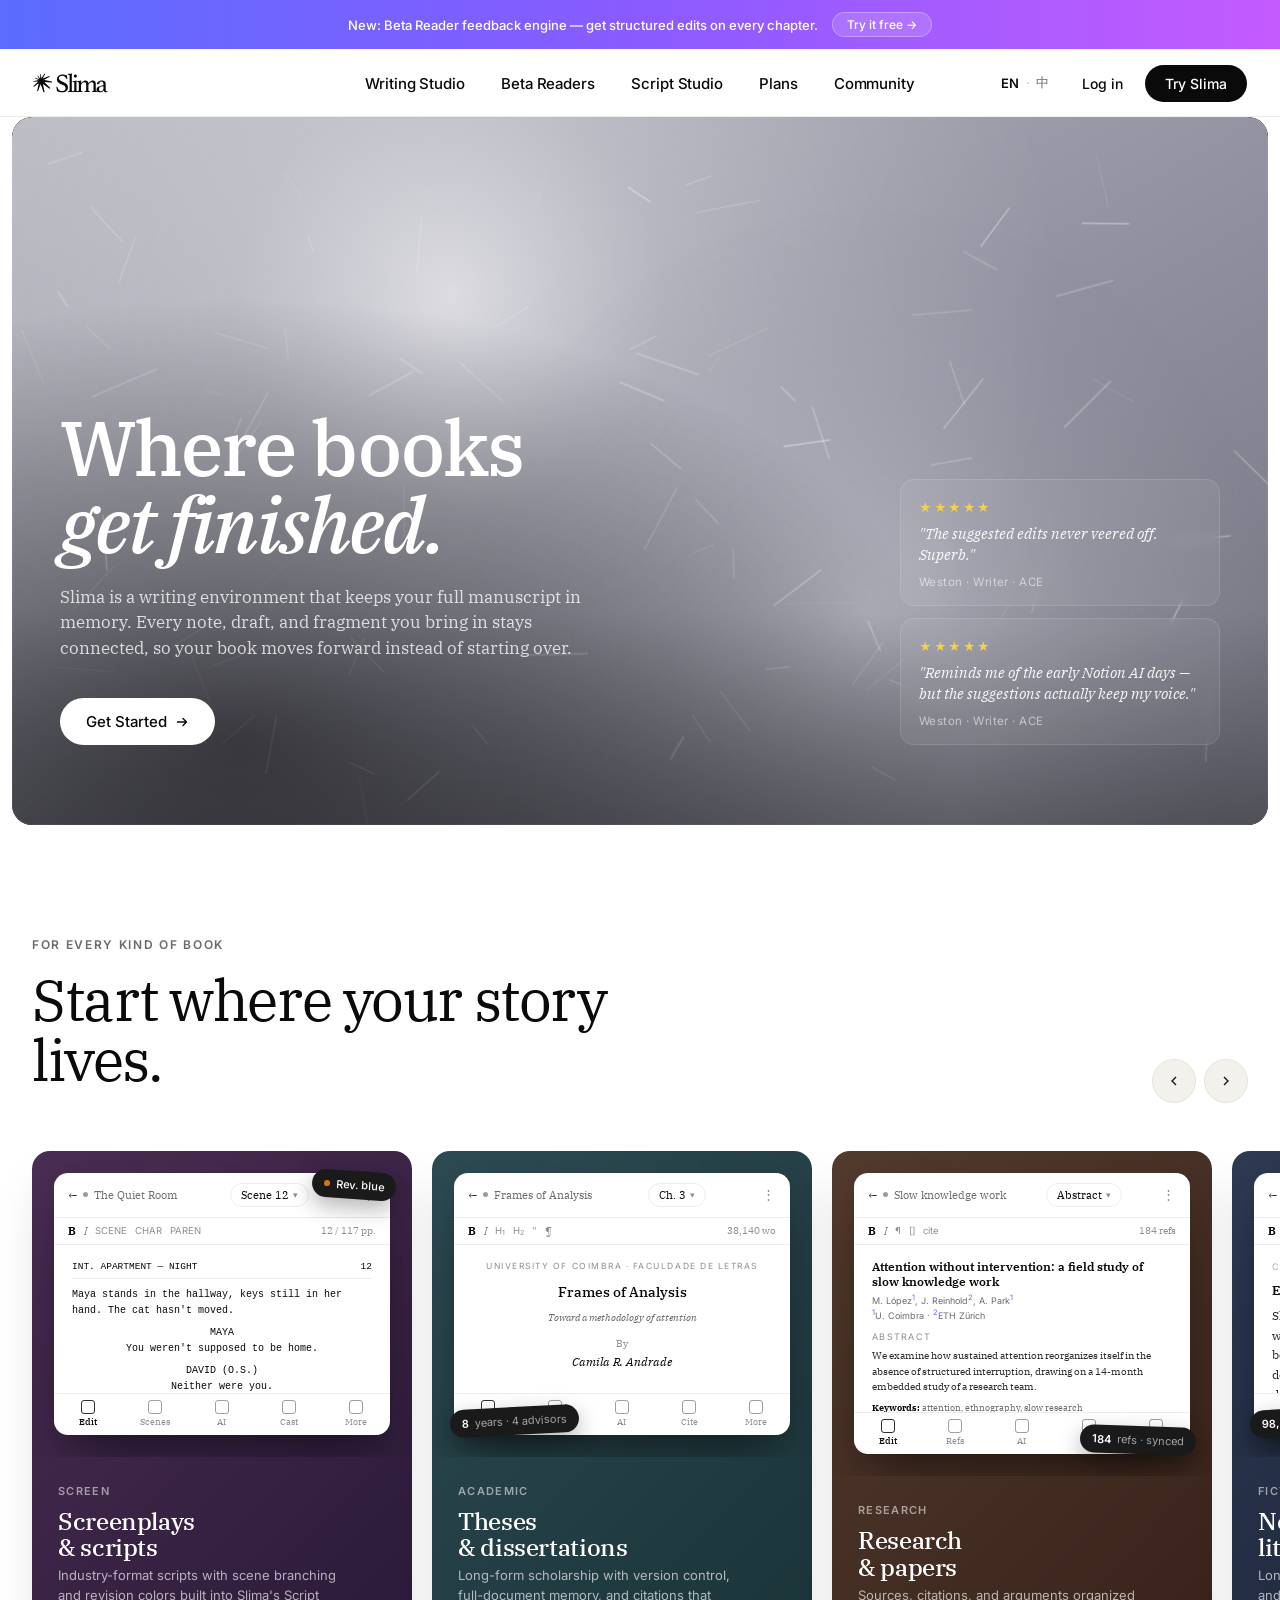
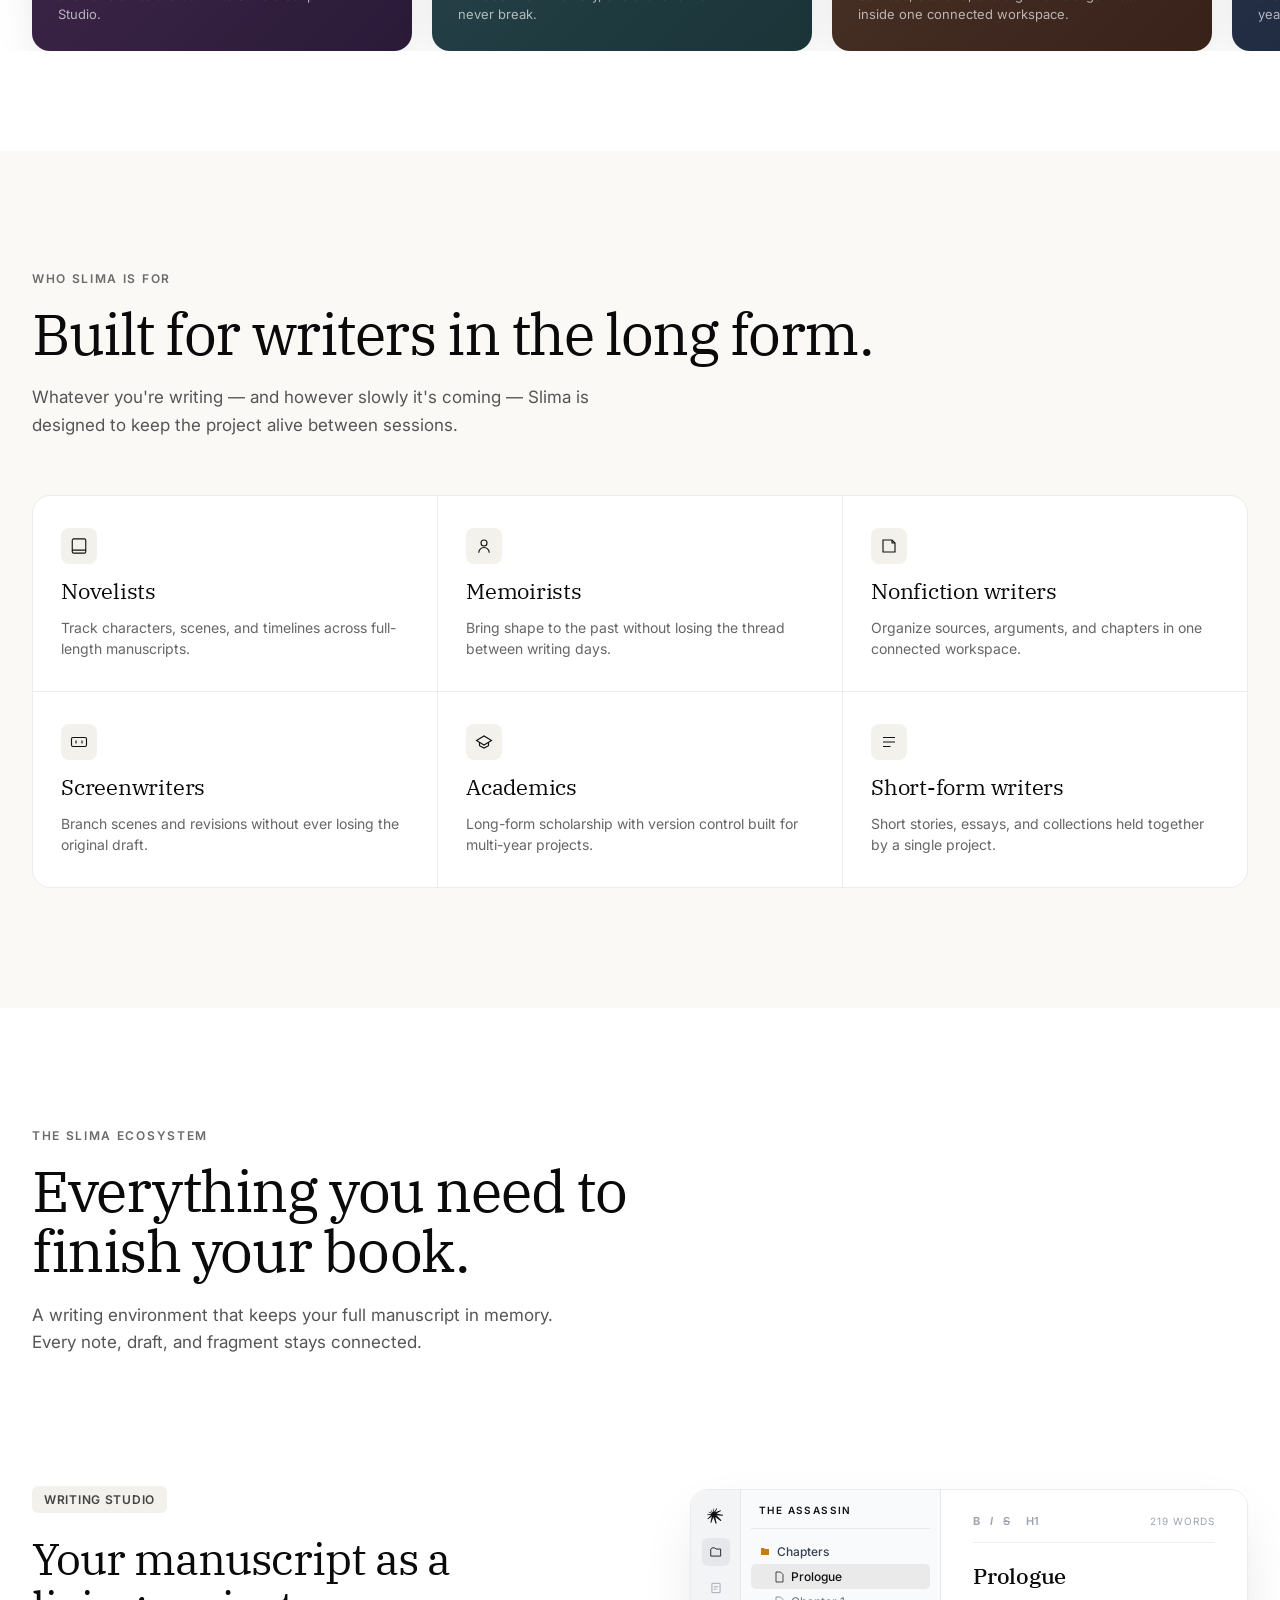
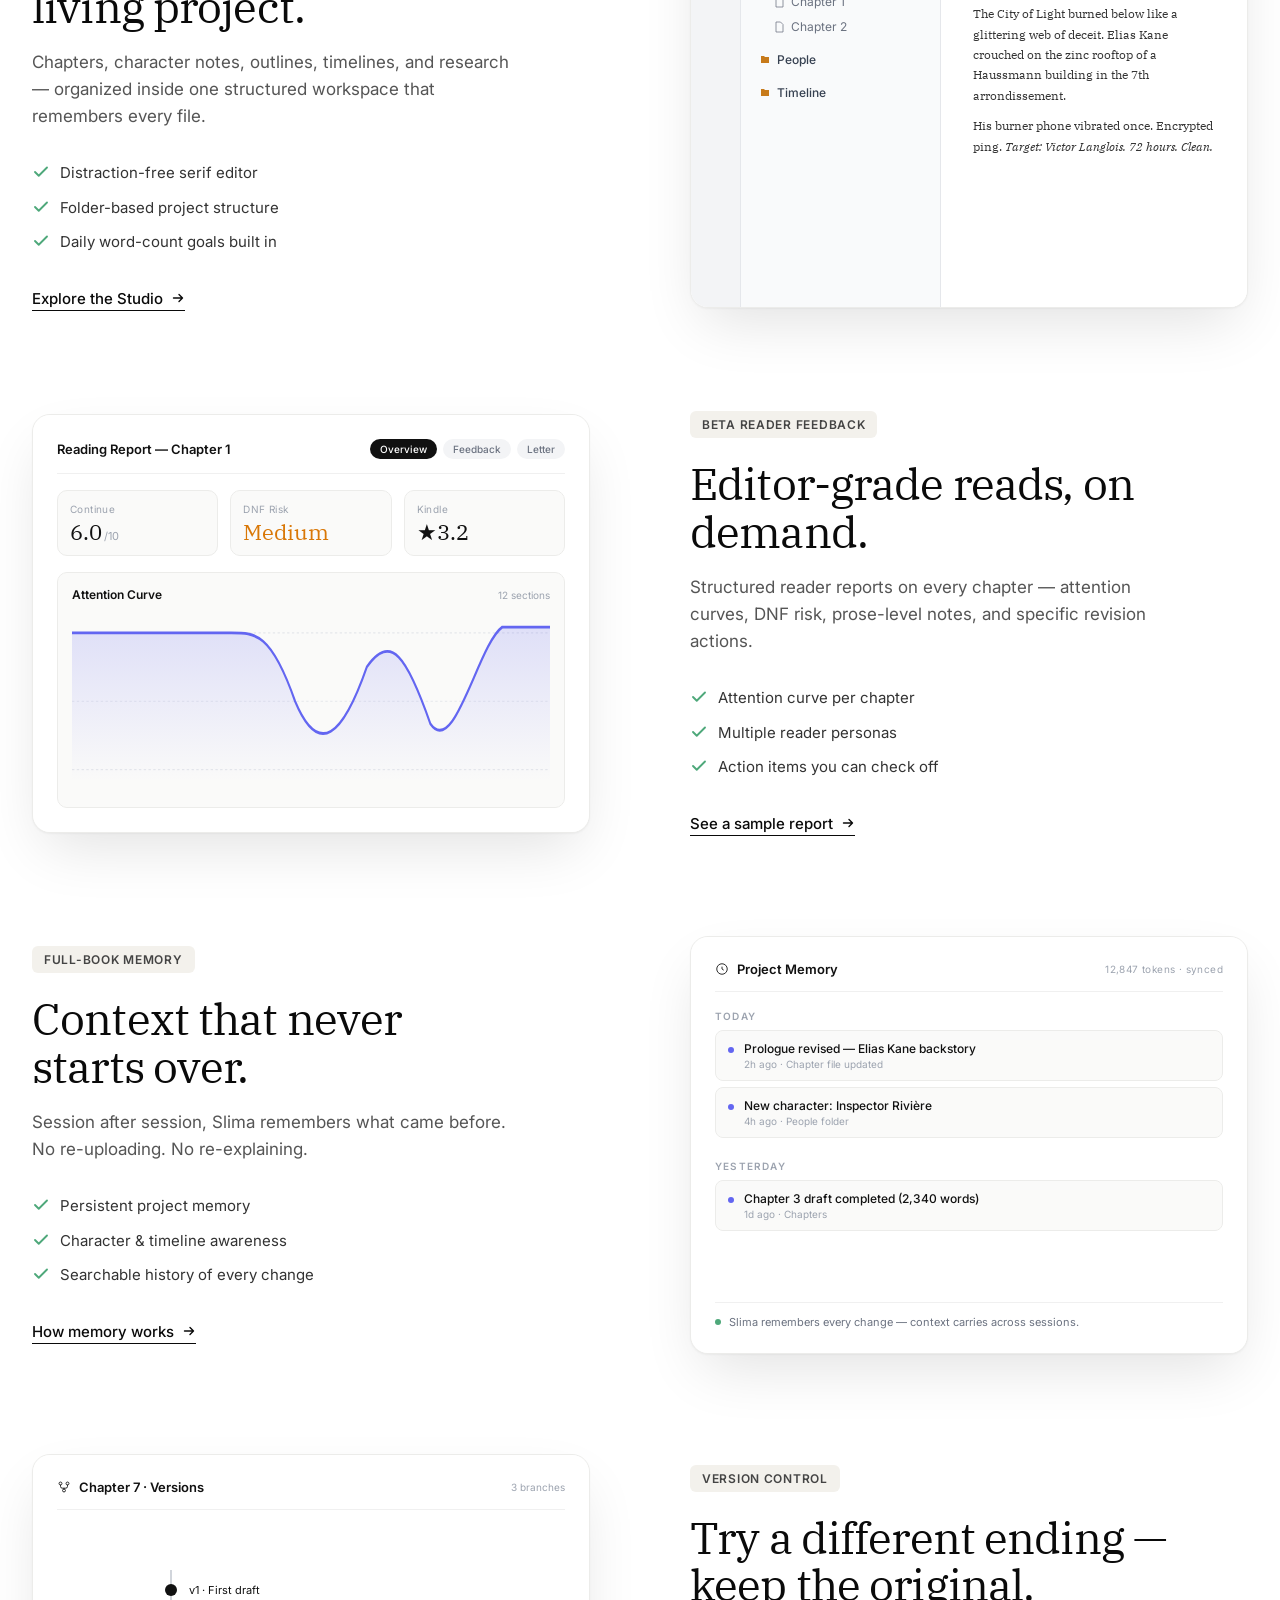
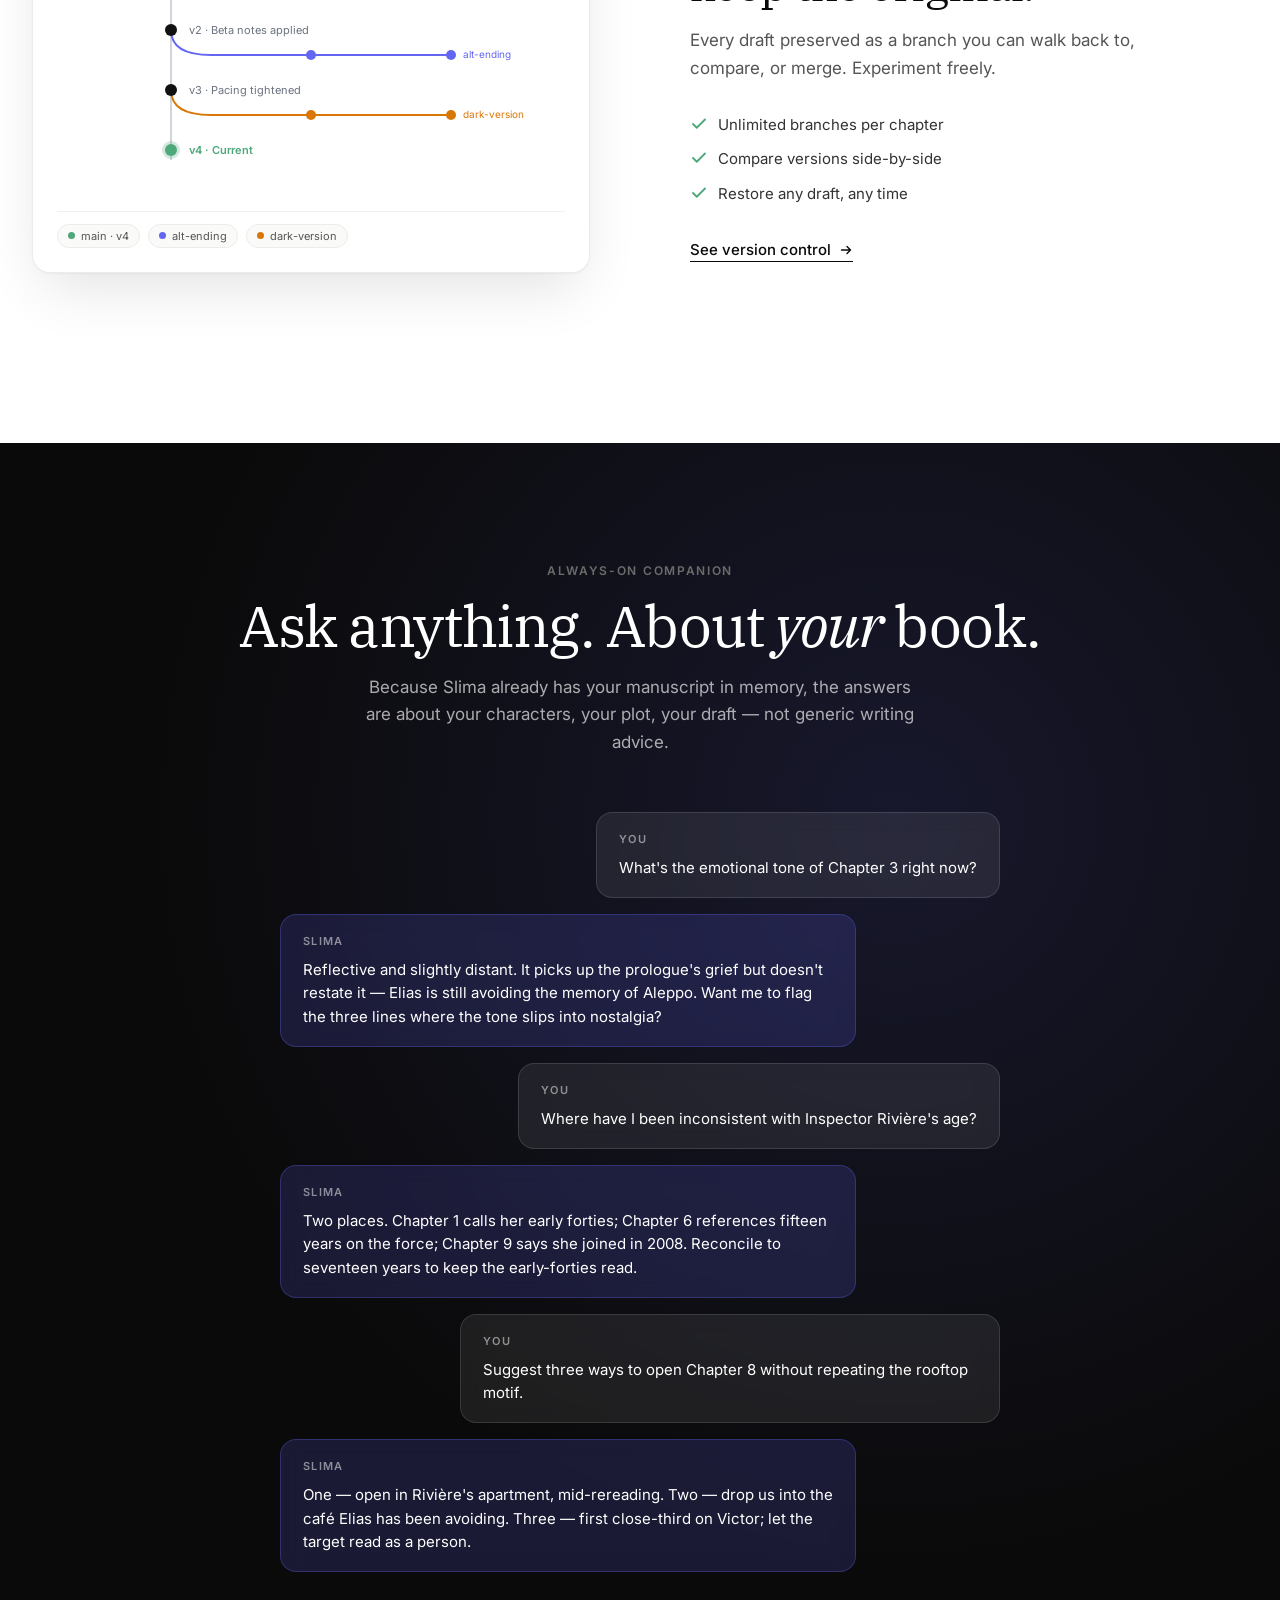
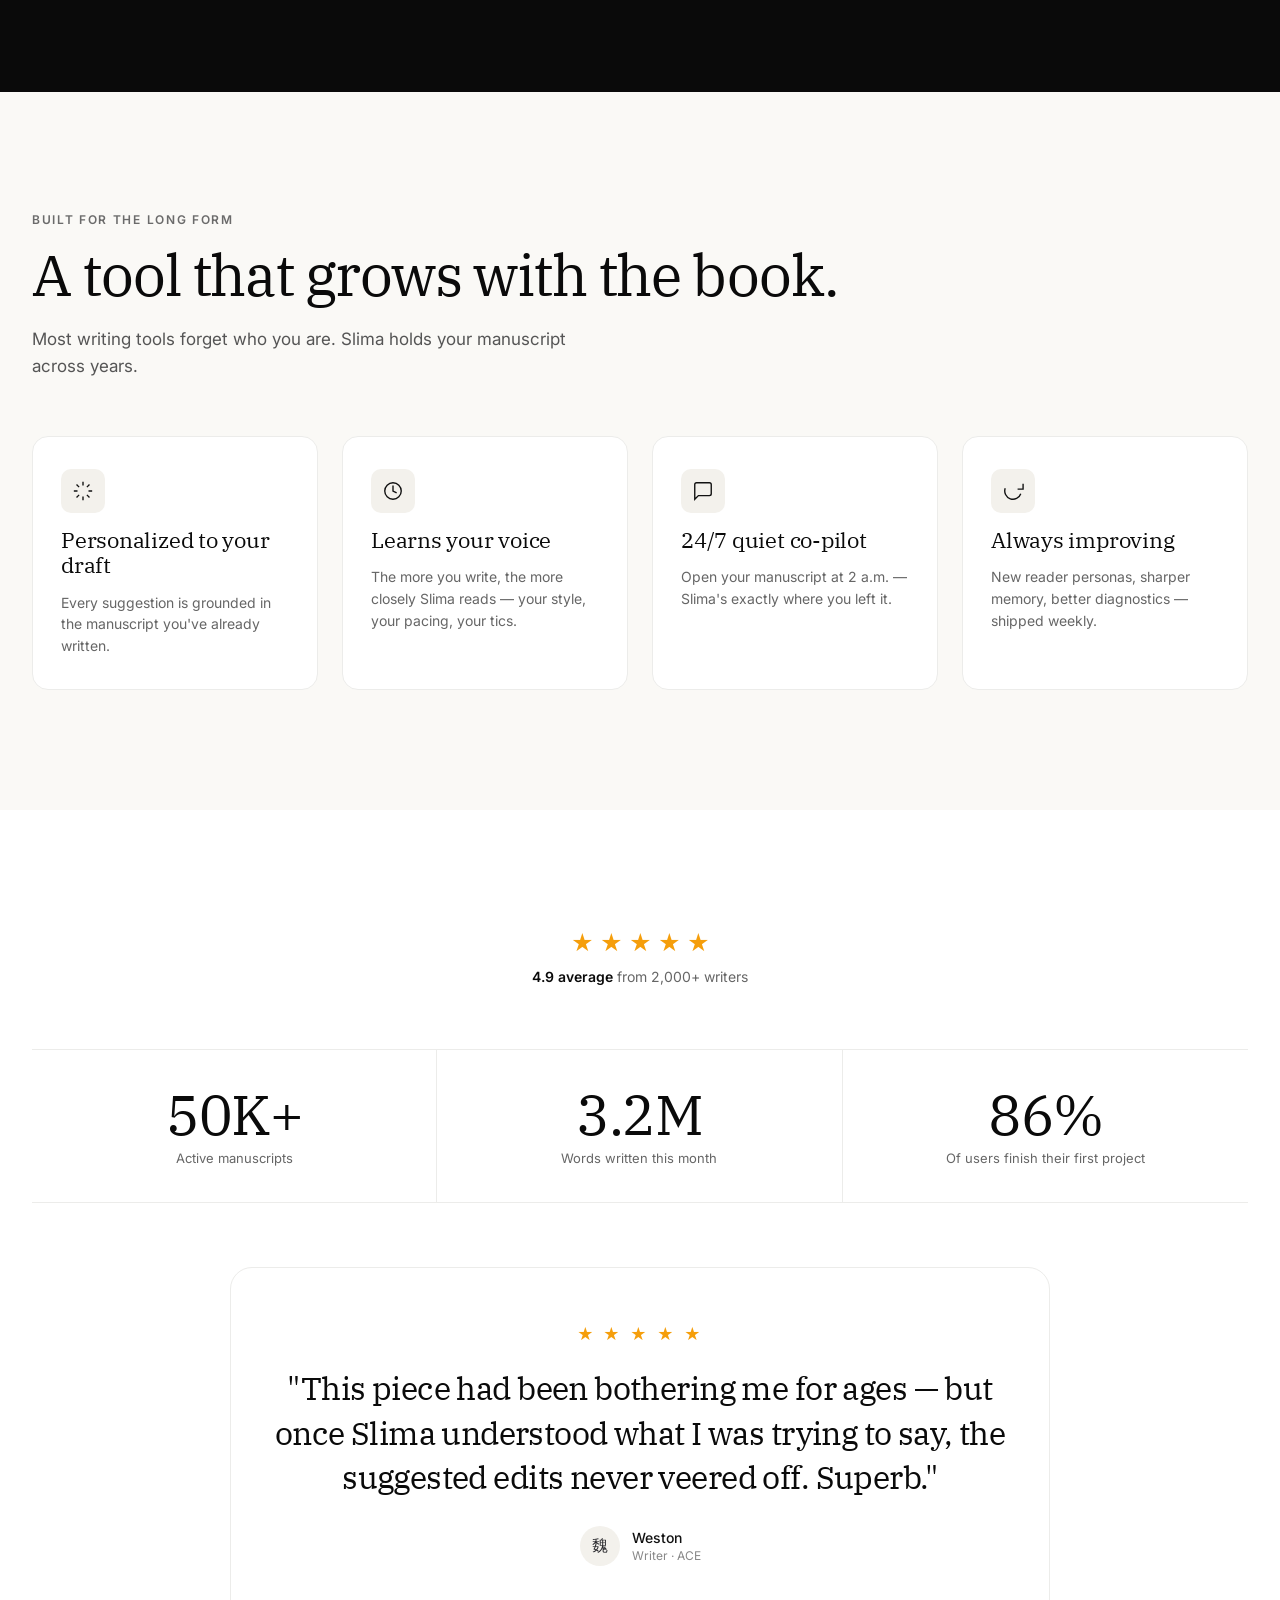
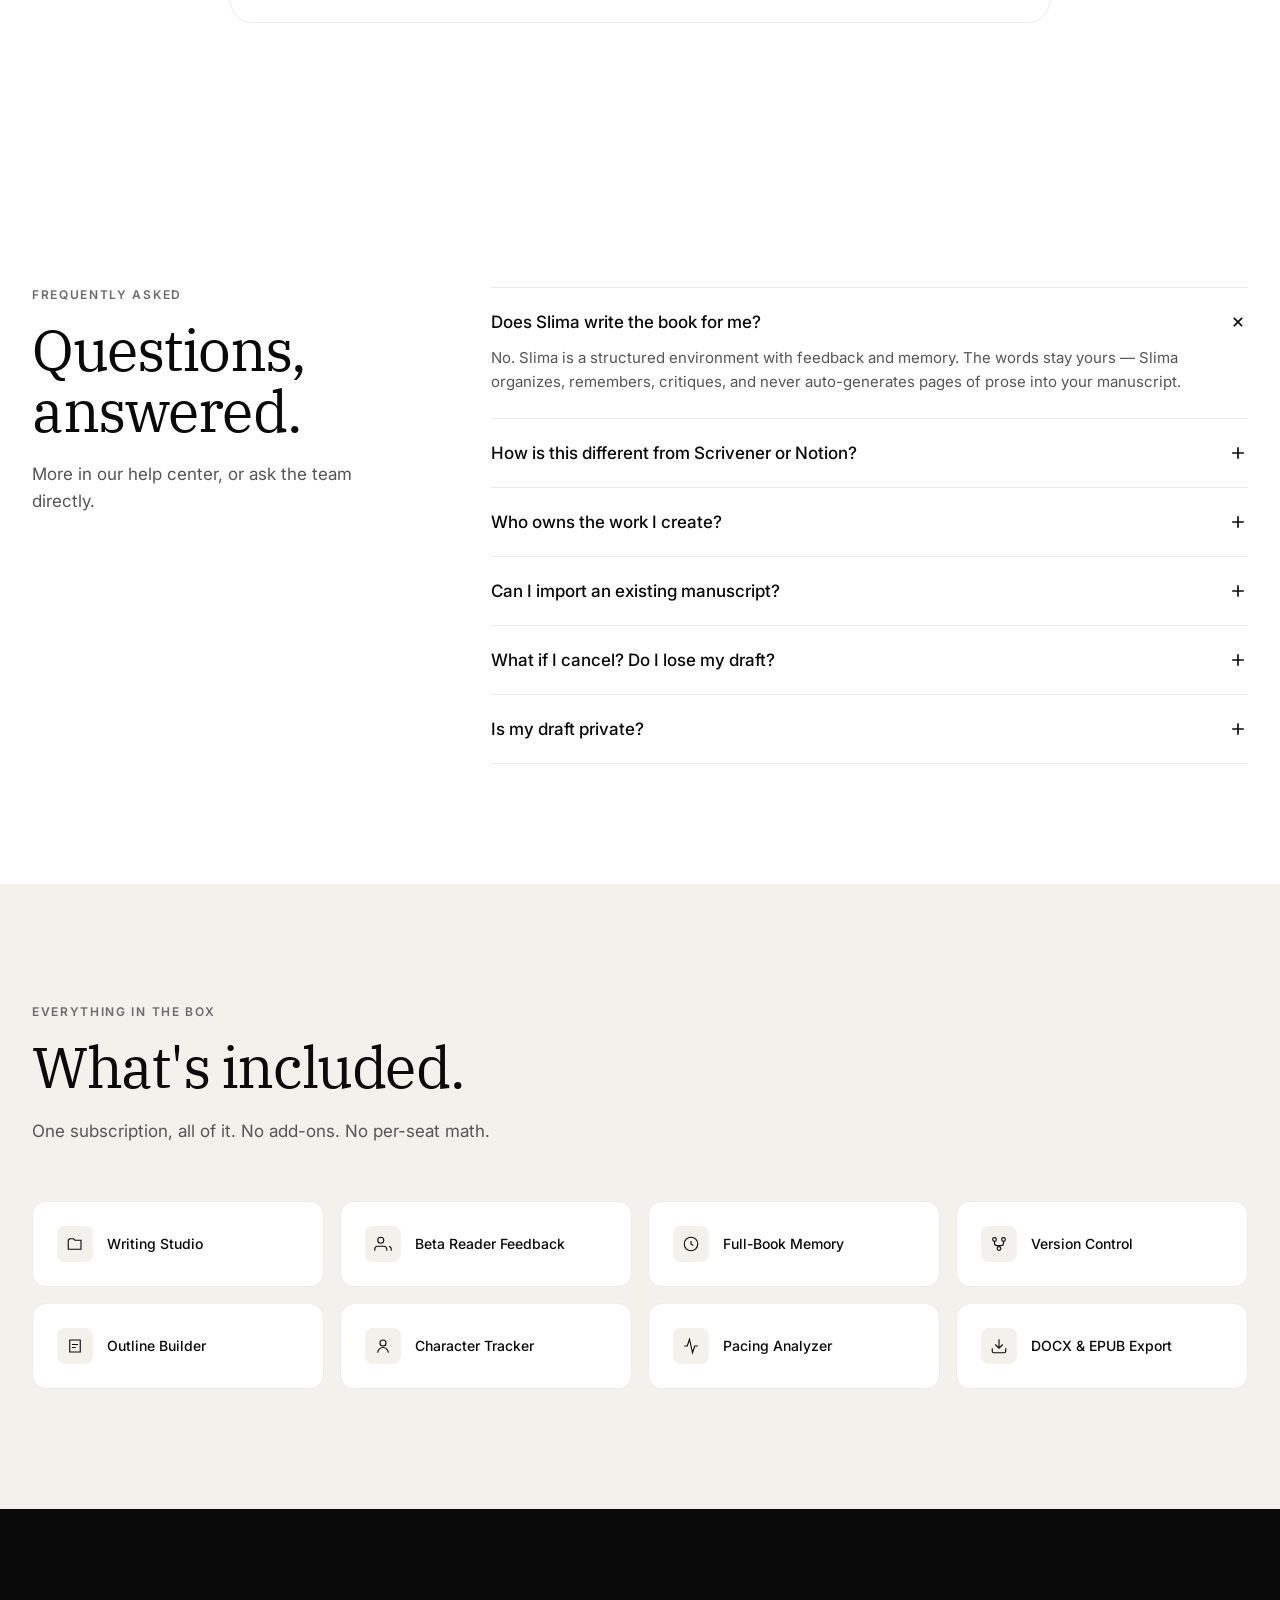
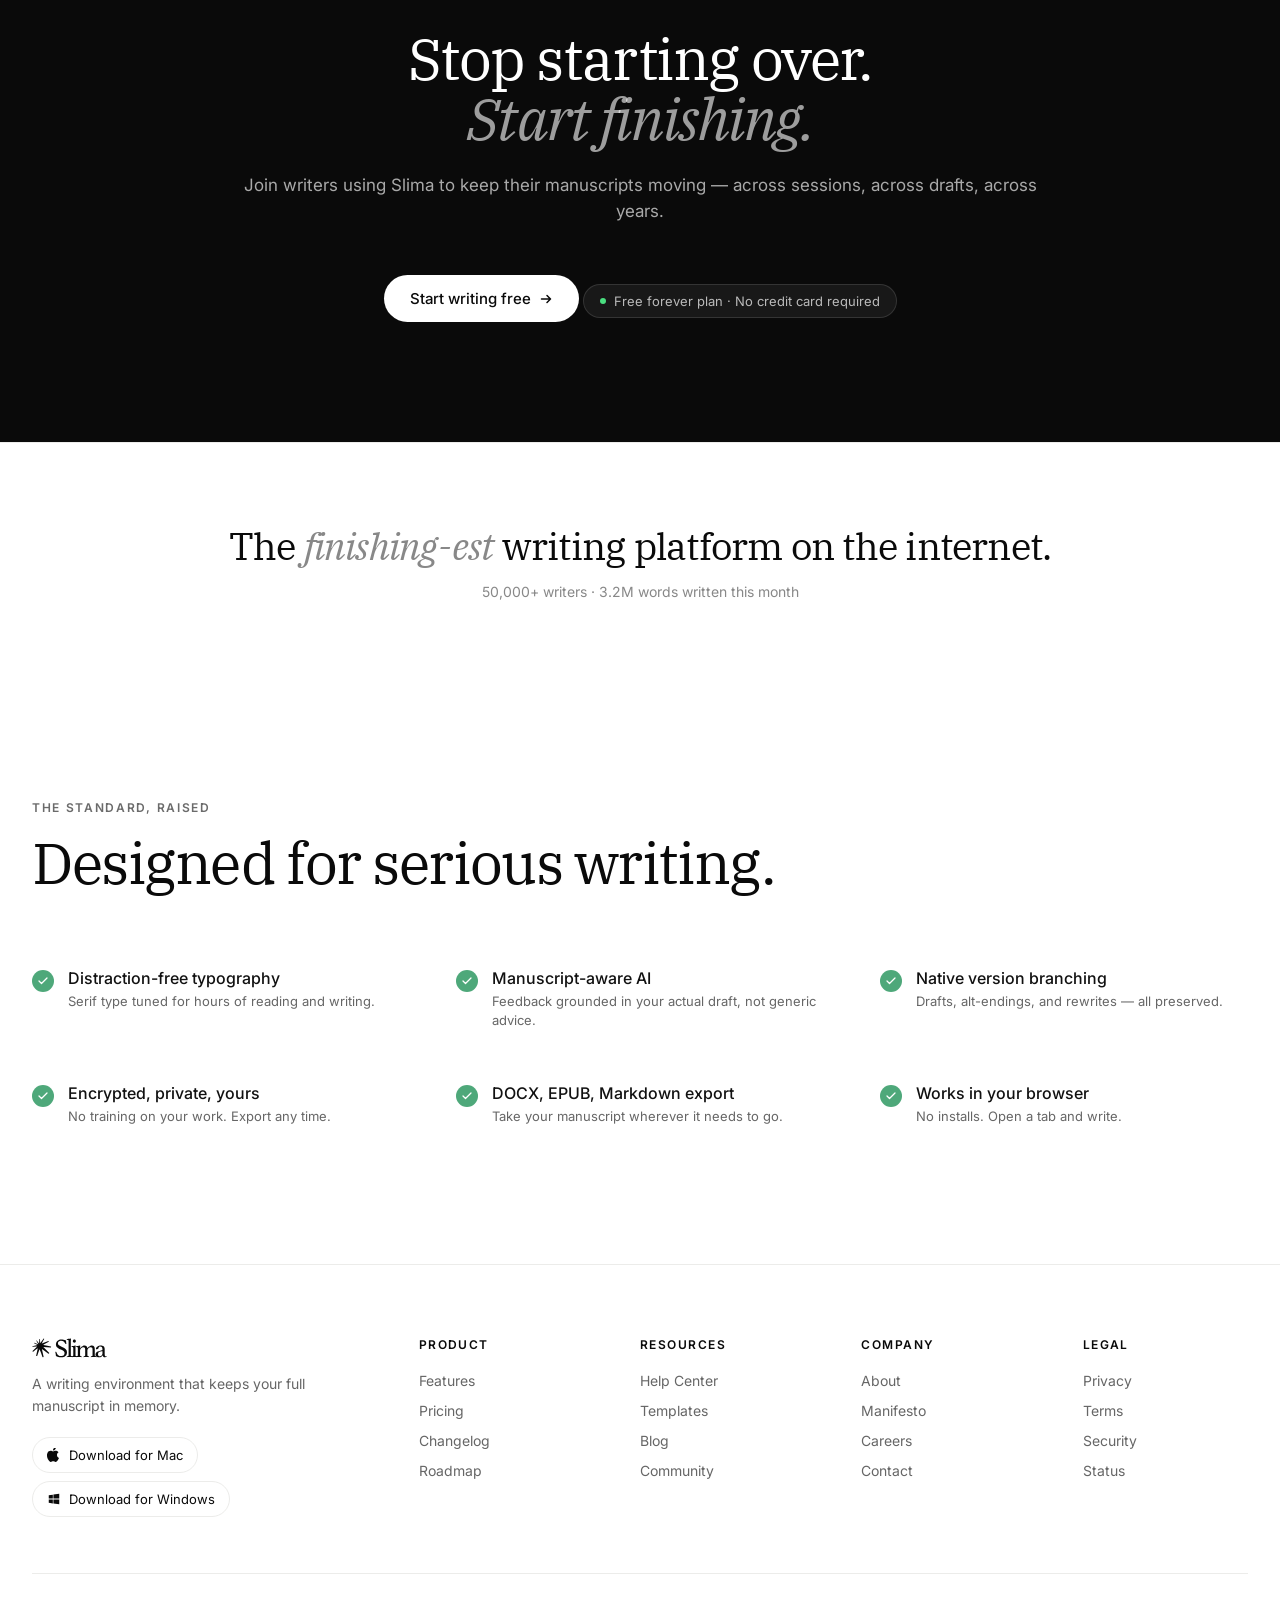
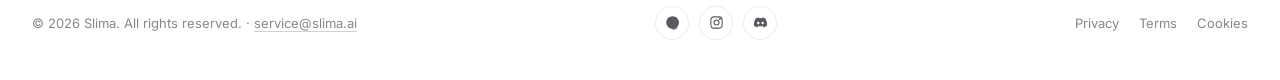
<file: index.html>
<!DOCTYPE html>
<html lang="en">
<head>
<meta charset="UTF-8">
<meta name="viewport" content="width=device-width, initial-scale=1.0">
<title>Slima — Where books get finished</title>
<link rel="preconnect" href="https://fonts.googleapis.com">
<link rel="preconnect" href="https://fonts.gstatic.com" crossorigin>
<link href="https://fonts.googleapis.com/css2?family=IBM+Plex+Serif:ital,wght@0,400;0,500;0,600;1,400;1,500&family=Inter:wght@400;500;600;700&family=Playfair+Display:ital,wght@0,300;0,400;0,500;1,300;1,400&family=Cormorant+Garamond:ital,wght@0,300;0,400;0,500;1,300;1,400&display=swap" rel="stylesheet">
<style>
  *, *::before, *::after { margin: 0; padding: 0; box-sizing: border-box; }
  :root {
    --white: #ffffff;
    --black: #0a0a0a;
    --ink: #111111;
    --muted: #6b7280;
    --line: #ececea;
    --bg: #ffffff;
    --bg-soft: #faf9f6;
    --bg-warm: #f3f1ec;
    --accent: #6366f1;
  }
  html, body {
    background: var(--bg);
    font-family: 'Inter', sans-serif;
    -webkit-font-smoothing: antialiased;
    color: var(--ink);
  }
  /* `overflow-x: hidden` on body breaks position: sticky.
     `overflow: clip` prevents horizontal scroll without creating a scroll container. */
  body { overflow-x: clip; }
  a { color: inherit; }
  img { max-width: 100%; display: block; }

  /* ── Section shared ── */
  .section { padding: 120px 32px; background: #fff; }
  .section-soft { background: var(--bg-soft); }
  .section-warm { background: var(--bg-warm); }
  .section-dark { background: #0a0a0a; color: #fff; }
  .section-inner { max-width: 1280px; margin: 0 auto; }
  .eyebrow {
    font-size: 12px; font-weight: 600;
    letter-spacing: 0.14em; text-transform: uppercase;
    color: #6b6b6b;
    margin-bottom: 18px;
  }
  .section-dark .eyebrow { color: rgba(255,255,255,0.5); }
  h2.headline, h3.headline {
    font-family: 'IBM Plex Serif', serif;
    font-size: clamp(36px, 4.5vw, 60px);
    font-weight: 400;
    line-height: 1.05;
    letter-spacing: -0.025em;
    color: #0a0a0a;
    margin-bottom: 20px;
  }
  .section-dark h2.headline { color: #fff; }
  h2.headline em, h3.headline em { font-style: italic; }
  .lead {
    font-size: 17px;
    line-height: 1.6;
    color: #555;
    max-width: 560px;
  }
  .section-dark .lead { color: rgba(255,255,255,0.65); }

  /* ── Promo bar ── */
  .promo {
    position: relative; z-index: 10;
    background: linear-gradient(90deg, #5b6cff 0%, #8a5bff 50%, #c45bff 100%);
    color: #fff;
    text-align: center;
    padding: 12px 16px;
    font-size: 13px; font-weight: 500;
    display: flex; align-items: center; justify-content: center;
    gap: 14px;
  }
  .promo a {
    color: #fff; text-decoration: none;
    background: rgba(255,255,255,0.15);
    border: 1px solid rgba(255,255,255,0.3);
    padding: 4px 14px; border-radius: 100px;
    font-size: 12px; transition: background 0.2s;
  }
  .promo a:hover { background: rgba(255,255,255,0.25); }

  /* ══════════════════════════════════════
     NAVBAR (Runway — white bar, separate from hero)
     ══════════════════════════════════════ */
  .nav {
    position: sticky;
    top: 0;
    z-index: 50;
    height: 68px;
    background: #ffffff;
    border: 1px solid transparent;
    border-bottom-color: #ececea;
    display: flex; align-items: center;
    justify-content: space-between;
    padding: 0 32px;
    color: #0a0a0a;
    transition:
      top 0.32s cubic-bezier(0.2, 0.8, 0.2, 1),
      margin 0.32s cubic-bezier(0.2, 0.8, 0.2, 1),
      border-radius 0.32s cubic-bezier(0.2, 0.8, 0.2, 1),
      box-shadow 0.32s cubic-bezier(0.2, 0.8, 0.2, 1),
      border-color 0.32s cubic-bezier(0.2, 0.8, 0.2, 1);
    will-change: top, margin, border-radius, box-shadow;
  }
  /* On scroll: float into a rounded pill, soft drop shadow */
  .nav.is-scrolled {
    top: 12px;
    margin: 0 15px;
    border-radius: 18px;
    box-shadow:
      0 12px 36px rgba(10, 10, 11, 0.08),
      0 2px 8px rgba(10, 10, 11, 0.04);
    border-color: rgba(10, 10, 11, 0.06);
    border-bottom-color: rgba(10, 10, 11, 0.06);
  }
  .nav-logo {
    display: flex; align-items: center; gap: 4px;
    text-decoration: none; color: inherit;
    font-family: 'Inter', sans-serif;
    font-weight: 700; font-size: 22px;
    letter-spacing: -0.04em;
  }
  .nav-logo svg { height: 22px; width: auto; }
  .nav-links {
    display: flex; align-items: center; gap: 36px;
    list-style: none;
    position: absolute; left: 50%; transform: translateX(-50%);
  }
  .nav-links a {
    color: inherit; text-decoration: none;
    font-family: 'Inter', sans-serif;
    font-size: 15px; font-weight: 500;
    letter-spacing: -0.005em;
    transition: opacity 0.2s;
  }
  .nav-links a:hover { opacity: 0.55; }
  .nav-right { display: flex; align-items: center; gap: 22px; }
  .nav-right > a {
    color: inherit; text-decoration: none;
    font-size: 14px; font-weight: 500;
    transition: opacity 0.2s;
  }
  .nav-right > a:hover { opacity: 0.65; }
  .nav-cta {
    background: #0a0a0a; color: #ffffff !important;
    padding: 10px 20px; border-radius: 100px;
    font-size: 14px; font-weight: 500;
    transition: background 0.2s, transform 0.2s;
  }
  .nav-cta:hover { background: #2a2a2a; transform: translateY(-1px); opacity: 1 !important; }
  .lang-toggle {
    background: none; border: none; cursor: pointer;
    color: inherit;
    font-family: 'Inter', sans-serif;
    font-size: 13px; font-weight: 500;
    letter-spacing: 0.04em;
    padding: 6px 10px;
    display: inline-flex; align-items: center; gap: 6px;
    transition: opacity 0.2s;
  }
  .lang-toggle:hover { opacity: 0.65; }
  .lang-toggle .sep { color: #cfcdc6; }
  .lang-toggle .lang.is-active { color: #0a0a0a; font-weight: 600; }
  .lang-toggle .lang { color: #6b6b6b; }
  .nav-hamburger {
    display: none; flex-direction: column; justify-content: space-between;
    width: 22px; height: 16px; background: none; border: none; cursor: pointer;
    color: #0a0a0a;
  }
  .nav-hamburger span {
    display: block; height: 2px; width: 100%;
    background: currentColor; border-radius: 2px;
  }

  /* ══════════════════════════════════════
     HERO — continuous organic flow lines on a grey field
     Dark grey gradient with a brighter-grey highlight; ~24 wavy lines flow
     across the canvas at varying speeds. No phases, just continuous motion.
     ══════════════════════════════════════ */
  .hero-frame {
    background: #fff;
    padding: 0 12px 12px;
  }
  .hero {
    position: relative; width: 100%;
    height: calc(100vh - 68px - 44px - 80px);
    min-height: 580px;
    max-height: 820px;
    overflow: hidden;
    border-radius: 20px;
    background: linear-gradient(135deg, #34343a 0%, #16161a 100%);
    color: #fff;
  }

  .hero-svg {
    position: absolute; inset: 0;
    width: 100%; height: 100%;
    z-index: 2;
    border-radius: inherit;
    pointer-events: none;
    user-select: none;
    overflow: hidden;
  }
  .hero-svg .hero-flow path {
    fill: none;
    stroke-linecap: round;
    will-change: transform;
  }
  .hero-svg .hero-highlight {
    will-change: transform;
    mix-blend-mode: screen;
  }

  /* Subtle vignette — keeps the headline readable in the bottom-left */
  .hero-glass {
    position: absolute; inset: 0;
    z-index: 3;
    background:
      radial-gradient(ellipse at 18% 88%, rgba(0,0,0,0.55) 0%, transparent 50%),
      linear-gradient(to top, rgba(0,0,0,0.30) 0%, transparent 30%);
    pointer-events: none;
    border-radius: inherit;
    box-shadow:
      inset 0 0 0 1px rgba(255,255,255,0.05);
  }
  .hero-content {
    position: absolute; inset: 0; z-index: 5;
    display: flex; flex-direction: column; justify-content: flex-end;
    padding: 0 48px 80px;
  }
  .hero-row {
    display: flex; align-items: flex-end; justify-content: space-between; gap: 40px;
  }
  .hero-headline {
    font-family: 'IBM Plex Serif', serif;
    font-size: clamp(48px, 6vw, 88px);
    font-weight: 500; line-height: 1.0;
    letter-spacing: -0.025em; color: #ffffff;
    max-width: 800px;
  }
  .hero-headline em { font-style: italic; font-weight: 500; }
  .hero-sub {
    font-family: 'IBM Plex Serif', serif;
    font-size: clamp(16px, 1.3vw, 19px);
    line-height: 1.55;
    color: rgba(255,255,255,0.78);
    max-width: 560px;
    margin-top: 22px;
  }
  .hero-reviews {
    display: flex; flex-direction: column;
    gap: 12px;
    width: clamp(260px, 26vw, 320px);
    flex-shrink: 0;
  }
  .hero-rev {
    background: rgba(255,255,255,0.06);
    border: 1px solid rgba(255,255,255,0.12);
    border-radius: 14px;
    padding: 16px 18px;
    backdrop-filter: blur(6px);
    -webkit-backdrop-filter: blur(6px);
  }
  .hero-rev .stars {
    color: #f5d04a;
    font-size: 12px;
    letter-spacing: 1.5px;
    margin-bottom: 8px;
  }
  .hero-rev blockquote {
    font-family: 'IBM Plex Serif', serif;
    font-style: italic;
    font-size: 14.5px;
    line-height: 1.45;
    color: rgba(255,255,255,0.92);
    margin: 0 0 10px;
  }
  .hero-rev .who {
    font-family: 'Inter', sans-serif;
    font-size: 11.5px;
    letter-spacing: 0.04em;
    color: rgba(255,255,255,0.55);
  }
  .hero-cta {
    display: inline-flex; align-items: center; gap: 8px;
    margin-top: 36px; padding: 14px 26px;
    background: #ffffff; color: #0a0a0a;
    border-radius: 100px; text-decoration: none;
    font-size: 15px; font-weight: 500;
    transition: transform 0.2s, background 0.2s;
  }
  .hero-cta svg { width: 14px; height: 14px; transition: transform 0.2s; }
  .hero-cta:hover { background: #f0f0f0; transform: translateY(-1px); }
  .hero-cta:hover svg { transform: translateX(3px); }

  @media (prefers-reduced-motion: reduce) {
    .hero-svg .hero-node,
    .hero-svg .hero-drift,
    .hero-svg .hero-highlight,
    .hero-svg .hero-ln { animation: none !important; }
  }

  /* ══════════════════════════════════════
     1. GENRE CAROUSEL
     ══════════════════════════════════════ */
  .genre-carousel { padding: 100px 0; background: #fff; overflow: hidden; }
  .genre-carousel .head {
    max-width: 1280px; margin: 0 auto 48px;
    padding: 0 32px;
    display: flex; align-items: end; justify-content: space-between; gap: 32px;
  }
  .genre-carousel .head .left { max-width: 640px; }
  .genre-carousel .head h2 { margin-bottom: 12px; }
  .genre-controls { display: flex; gap: 8px; }
  .genre-arrow {
    width: 44px; height: 44px; border-radius: 50%;
    background: #f3f1ec; border: 1px solid #e5e3de;
    display: flex; align-items: center; justify-content: center;
    cursor: pointer; transition: background 0.2s;
    color: #111;
  }
  .genre-arrow:hover { background: #e8e4dc; }
  .genre-arrow svg { width: 16px; height: 16px; }
  .genre-track-wrap {
    overflow: hidden; padding: 0 32px;
    cursor: grab;
    user-select: none;
  }
  .genre-track-wrap.dragging { cursor: grabbing; }
  .genre-track {
    display: flex; gap: 20px;
    transition: transform 0.6s cubic-bezier(0.22, 1, 0.36, 1);
  }
  .genre-track-wrap.dragging .genre-track { transition: none; }
  .genre-track-wrap.dragging .genre-card { pointer-events: none; }
  .genre-card { cursor: inherit; }
  .genre-card {
    flex: 0 0 380px;
    height: 500px;
    border-radius: 18px;
    overflow: hidden;
    position: relative;
    background: linear-gradient(135deg, #2a2a3a 0%, #1a1a2a 100%);
    color: #fff;
    box-shadow: 0 20px 50px -16px rgba(0,0,0,0.18);
  }
  .genre-card.tone-1 { background: linear-gradient(135deg, #2d3a52 0%, #1a2238 100%); }
  .genre-card.tone-2 { background: linear-gradient(135deg, #523a2d 0%, #38221a 100%); }
  .genre-card.tone-3 { background: linear-gradient(135deg, #2d523f 0%, #1a3826 100%); }
  .genre-card.tone-4 { background: linear-gradient(135deg, #4a2d52 0%, #2a1a38 100%); }
  .genre-card.tone-5 { background: linear-gradient(135deg, #524a2d 0%, #38301a 100%); }
  .genre-card.tone-6 { background: linear-gradient(135deg, #2d4a52 0%, #1a3438 100%); }
  .genre-card.tone-7 { background: linear-gradient(135deg, #52372d 0%, #38201a 100%); }
  .genre-card-inner {
    position: relative; z-index: 2;
    height: 100%;
    display: flex; flex-direction: column;
  }
  /* Visual area on top — floats UI elements over the colored card bg (Durable-style) */
  .gc-stage {
    position: relative;
    flex: 1;
    overflow: hidden;
    padding: 28px 26px 0;
  }
  /* Text block at bottom — sits on the colored card bg */
  .gc-text {
    padding: 22px 26px 26px;
  }
  .gc-tag {
    display: inline-block;
    font-size: 11px; font-weight: 600;
    letter-spacing: 0.12em; text-transform: uppercase;
    color: rgba(255,255,255,0.55);
    margin-bottom: 10px;
  }
  .gc-headline {
    font-family: 'IBM Plex Serif', serif;
    font-size: 24px; font-weight: 500;
    line-height: 1.1; letter-spacing: -0.015em;
    color: #fff;
    margin-bottom: 6px;
  }
  .gc-desc {
    font-size: 13px; line-height: 1.5;
    color: rgba(255,255,255,0.65);
    max-width: 280px;
  }

  /* ── Floating UI panels (Durable-style image elements) ── */
  .gc-panel {
    position: absolute;
    background: #fdfcfa;
    border-radius: 10px;
    box-shadow: 0 18px 40px -10px rgba(0,0,0,0.35), 0 4px 10px rgba(0,0,0,0.18);
    color: #1a1a1a;
    font-family: 'Inter', sans-serif;
    overflow: hidden;
  }

  /* Fiction — manuscript page + character note */
  .gc-ms {
    width: 76%;
    top: 20px;
    left: 12%;
    transform: rotate(-2deg);
    padding: 18px 20px;
  }
  .gc-ms .ms-meta {
    font-size: 9px; font-weight: 600; color: #999;
    letter-spacing: 0.12em; text-transform: uppercase;
    margin-bottom: 6px;
  }
  .gc-ms .ms-h {
    font-family: 'IBM Plex Serif', serif;
    font-size: 18px; font-weight: 500;
    color: #1a1a1a; margin-bottom: 10px;
    letter-spacing: -0.01em;
  }
  .gc-ms .ms-p {
    font-family: 'IBM Plex Serif', serif;
    font-size: 11px; line-height: 1.6;
    color: #333;
  }
  .gc-ms .ms-p em { font-style: italic; color: #666; }
  .gc-note {
    width: 130px;
    bottom: 18px;
    right: 8px;
    transform: rotate(5deg);
    padding: 12px 14px;
    background: #fff5d4;
    border-radius: 4px;
  }
  .gc-note .nt-h {
    font-size: 9px; font-weight: 600; color: #8a6f1c;
    letter-spacing: 0.1em; text-transform: uppercase;
    margin-bottom: 4px;
  }
  .gc-note .nt-name {
    font-family: 'IBM Plex Serif', serif;
    font-size: 12px; font-weight: 500; color: #1a1a1a;
    margin-bottom: 2px;
  }
  .gc-note .nt-line {
    font-size: 10px; color: #4a4a4a; line-height: 1.35;
  }

  /* Nonfiction — outline panels */
  .gc-outline {
    width: 88%;
    top: 18px;
    left: 6%;
    padding: 16px 18px;
  }
  .gc-outline .ol-h {
    font-size: 9px; font-weight: 600; color: #999;
    letter-spacing: 0.1em; text-transform: uppercase;
    margin-bottom: 10px;
  }
  .gc-outline .ol-row {
    display: flex; align-items: center; gap: 8px;
    padding: 5px 0;
    font-size: 11px; color: #333;
  }
  .gc-outline .ol-row .num {
    font-family: 'IBM Plex Serif', serif;
    font-style: italic; color: #999; width: 18px; font-size: 10px;
  }
  .gc-outline .ol-row.indent { padding-left: 20px; color: #6b6b6b; font-size: 10.5px; }
  .gc-outline .ol-row.active { color: #1a1a1a; font-weight: 500; }
  .gc-pill-float {
    position: absolute;
    bottom: 22px;
    right: 16px;
    background: #1a1a1a;
    color: #fff;
    padding: 7px 12px;
    border-radius: 100px;
    font-size: 11px;
    font-weight: 500;
    box-shadow: 0 8px 20px rgba(0,0,0,0.25);
    display: flex; align-items: center; gap: 6px;
  }
  .gc-pill-float svg { width: 12px; height: 12px; }
  .gc-pill-float .num { color: #fff; font-weight: 600; }
  .gc-pill-float .lbl { color: rgba(255,255,255,0.6); font-weight: 400; }

  /* Screenplay — script page in industry format */
  .gc-script {
    width: 78%;
    top: 18px;
    left: 11%;
    transform: rotate(-1.5deg);
    padding: 20px 26px;
    font-family: 'Courier New', Courier, monospace;
    font-size: 10px;
    color: #1a1a1a;
    line-height: 1.5;
  }
  .gc-script .sc-meta {
    font-family: 'Inter', sans-serif;
    font-size: 9px; font-weight: 600; color: #999;
    letter-spacing: 0.12em; text-transform: uppercase;
    margin-bottom: 10px;
  }
  .gc-script .slug { font-weight: 700; margin-bottom: 6px; }
  .gc-script .action { margin-bottom: 8px; color: #333; }
  .gc-script .character {
    text-align: center; font-weight: 700;
    margin-top: 6px;
  }
  .gc-script .dialogue {
    margin: 0 14% 6px;
    color: #1a1a1a;
  }
  .gc-revision-pill {
    position: absolute;
    top: 14px;
    right: 14px;
    background: #fdfcfa;
    color: #1a1a1a;
    padding: 6px 10px;
    border-radius: 100px;
    font-size: 10px;
    font-weight: 500;
    box-shadow: 0 8px 20px rgba(0,0,0,0.2);
    display: flex; align-items: center; gap: 6px;
    transform: rotate(3deg);
  }
  .gc-revision-pill .rev-dot {
    width: 6px; height: 6px;
    background: #d97706; border-radius: 50%;
  }

  /* Research & Papers — paper with footnotes */
  .gc-paper {
    width: 80%;
    top: 18px;
    left: 10%;
    transform: rotate(-1.5deg);
    padding: 18px 22px;
  }
  .gc-paper .pp-section {
    font-size: 9px; font-weight: 600; color: #999;
    letter-spacing: 0.12em; text-transform: uppercase;
    margin-bottom: 8px;
  }
  .gc-paper .pp-h {
    font-family: 'IBM Plex Serif', serif;
    font-size: 14px; font-weight: 500;
    color: #1a1a1a; margin-bottom: 8px;
    letter-spacing: -0.005em;
  }
  .gc-paper .pp-p {
    font-family: 'IBM Plex Serif', serif;
    font-size: 10px; line-height: 1.55;
    color: #333; margin-bottom: 8px;
  }
  .gc-paper .pp-p sup { color: #6366f1; font-weight: 600; }
  .gc-paper .pp-foot {
    border-top: 1px solid #ececea;
    padding-top: 6px;
    font-size: 8.5px; color: #6b6b6b;
    font-family: 'IBM Plex Serif', serif;
    line-height: 1.5;
  }
  .gc-paper .pp-foot sup { color: #6366f1; margin-right: 2px; }
  .gc-cite-pill {
    position: absolute;
    bottom: 22px;
    left: 18px;
    background: #1a1a1a;
    color: #fff;
    padding: 7px 12px;
    border-radius: 100px;
    font-size: 11px;
    font-weight: 500;
    box-shadow: 0 8px 20px rgba(0,0,0,0.25);
    display: flex; align-items: center; gap: 6px;
    transform: rotate(-3deg);
  }
  .gc-cite-pill .num { font-weight: 600; }
  .gc-cite-pill .lbl { color: rgba(255,255,255,0.6); font-weight: 400; }
  /* ── ARTIFACTS: each card shows the kind of work you'll produce ── */

  /* Generic floating page — base for paper/dissertation/screenplay title pages */
  .gc-page {
    position: absolute;
    background: #fbfaf6;
    color: #1a1a1a;
    border-radius: 3px;
    box-shadow: 0 28px 50px -10px rgba(0,0,0,0.45), 0 4px 14px rgba(0,0,0,0.18);
    overflow: hidden;
  }
  /* Subtle "second page" peeking behind the front page for stack depth */
  .gc-page-back {
    position: absolute;
    width: 76%; height: 86%;
    top: 50%; left: 50%;
    transform: translate(-50%, -50%) rotate(3deg);
    background: rgba(255,255,255,0.05);
    border: 1px solid rgba(255,255,255,0.06);
    border-radius: 3px;
    pointer-events: none;
  }

  /* ── Book cover ── */
  .gc-cover {
    position: absolute;
    width: 58%; height: 80%;
    top: 50%; left: 50%;
    transform: translate(-50%, -50%) rotate(-3deg);
    border-radius: 3px;
    box-shadow:
      0 28px 50px -10px rgba(0,0,0,0.5),
      inset -6px 0 12px -8px rgba(0,0,0,0.25), /* spine shadow on right */
      inset 6px 0 0 0 rgba(0,0,0,0.18);        /* spine ridge on left */
    display: flex;
    flex-direction: column;
    justify-content: space-between;
    padding: 30px 22px 22px;
    text-align: center;
    overflow: hidden;
  }
  .gc-cover.novel { background: linear-gradient(165deg, #5e2733 0%, #3d1620 100%); color: #f1e0c5; }
  .gc-cover.novel::after {
    content: ''; position: absolute; inset: 14px;
    border: 1px solid rgba(241,224,197,0.18);
    border-radius: 1px; pointer-events: none;
  }
  .gc-cover.nf {
    background: #f0e9da; color: #1a1a1a;
    box-shadow:
      0 28px 50px -10px rgba(0,0,0,0.5),
      inset -6px 0 12px -8px rgba(0,0,0,0.10),
      inset 6px 0 0 0 rgba(0,0,0,0.05);
  }
  .gc-cover-tag {
    font-family: 'Inter', sans-serif;
    font-size: 8px; font-weight: 600;
    letter-spacing: 0.32em; text-transform: uppercase;
    opacity: 0.6;
  }
  .gc-cover-mid {
    display: flex; flex-direction: column; align-items: center;
    gap: 12px;
  }
  .gc-cover-title {
    font-family: 'IBM Plex Serif', serif;
    font-size: 22px; font-weight: 500;
    line-height: 1.05; letter-spacing: -0.01em;
  }
  .gc-cover.nf .gc-cover-title {
    font-family: 'Inter', sans-serif;
    font-weight: 700; font-size: 20px;
    text-transform: uppercase; letter-spacing: -0.005em;
  }
  .gc-cover-rule {
    width: 28px; height: 1px;
    background: currentColor; opacity: 0.4;
  }
  .gc-cover-sub {
    font-family: 'IBM Plex Serif', serif;
    font-size: 10px; font-style: italic; opacity: 0.75;
    letter-spacing: 0.04em;
  }
  .gc-cover.nf .gc-cover-sub {
    font-family: 'Inter', sans-serif;
    font-style: normal;
    font-size: 10px;
    text-transform: none;
  }
  .gc-cover-author {
    font-family: 'IBM Plex Serif', serif;
    font-size: 11px; letter-spacing: 0.08em;
    text-transform: uppercase; opacity: 0.85;
  }
  .gc-cover.nf .gc-cover-author {
    font-family: 'Inter', sans-serif;
    font-weight: 500; opacity: 1;
  }

  /* Slight back-cover effect for layered depth */
  .gc-cover-back {
    position: absolute;
    width: 56%; height: 78%;
    top: 50%; left: 50%;
    transform: translate(-50%, -50%) rotate(4deg);
    background: rgba(255,255,255,0.04);
    border: 1px solid rgba(255,255,255,0.08);
    border-radius: 3px;
    box-shadow: 0 18px 30px -10px rgba(0,0,0,0.25);
    pointer-events: none;
  }

  /* ── Academic journal paper ── */
  .gc-paper-page {
    width: 80%; height: 90%;
    top: 50%; left: 50%;
    transform: translate(-50%, -50%) rotate(-1.5deg);
    padding: 22px 26px 18px;
    font-family: 'Times New Roman', Times, serif;
    font-size: 9.5px;
    line-height: 1.55;
  }
  .gc-paper-h {
    font-size: 13px; font-weight: 700;
    line-height: 1.2; margin-bottom: 8px;
    letter-spacing: -0.005em;
  }
  .gc-paper-authors {
    font-size: 9px; color: #444;
    margin-bottom: 14px; line-height: 1.45;
  }
  .gc-paper-authors sup { font-size: 7px; }
  .gc-paper-abstract-h {
    font-size: 9px; font-weight: 700;
    text-align: center;
    text-transform: uppercase; letter-spacing: 0.12em;
    margin-bottom: 6px;
  }
  .gc-paper-abstract {
    font-style: italic; font-size: 9px; color: #333;
    text-align: justify; line-height: 1.55;
    margin-bottom: 10px;
  }
  .gc-paper-keywords {
    font-size: 8.5px; color: #555; line-height: 1.5;
  }
  .gc-paper-keywords strong { color: #111; }

  /* ── Dissertation title page ── */
  .gc-diss {
    width: 78%; height: 92%;
    top: 50%; left: 50%;
    transform: translate(-50%, -50%);
    padding: 28px 26px 22px;
    font-family: 'IBM Plex Serif', serif;
    text-align: center;
    display: flex;
    flex-direction: column;
  }
  .gc-diss-uni {
    font-family: 'Inter', sans-serif;
    font-size: 8.5px; font-weight: 600;
    letter-spacing: 0.24em; text-transform: uppercase;
    color: #555;
    line-height: 1.6;
  }
  .gc-diss-uni-rule {
    width: 32px; height: 1px;
    background: #c9c5b8;
    margin: 14px auto 0;
  }
  .gc-diss-spacer { flex: 0.6; }
  .gc-diss-title {
    font-size: 17px; font-weight: 500;
    line-height: 1.15; letter-spacing: -0.01em;
    color: #1a1a1a;
    margin-bottom: 6px;
  }
  .gc-diss-sub {
    font-size: 11px; font-style: italic;
    color: #555; margin-bottom: 22px;
  }
  .gc-diss-fulfill {
    font-family: 'Inter', sans-serif;
    font-size: 8.5px; font-style: italic;
    color: #6b6b6b; line-height: 1.55;
    max-width: 84%; margin: 0 auto 18px;
  }
  .gc-diss-by {
    font-family: 'Inter', sans-serif;
    font-size: 8.5px; letter-spacing: 0.16em;
    text-transform: uppercase; color: #888;
    margin-bottom: 6px;
  }
  .gc-diss-author {
    font-size: 13px; color: #1a1a1a;
    margin-bottom: 18px;
  }
  .gc-diss-spacer-2 { flex: 1; }
  .gc-diss-date {
    font-family: 'Inter', sans-serif;
    font-size: 9px; letter-spacing: 0.12em;
    text-transform: uppercase; color: #555;
  }

  /* ── Screenplay title page (industry-standard format) ── */
  .gc-screen-tp {
    width: 78%; height: 92%;
    top: 50%; left: 50%;
    transform: translate(-50%, -50%) rotate(-1deg);
    padding: 28px 26px;
    font-family: 'Courier New', Courier, monospace;
    text-align: center;
    display: flex;
    flex-direction: column;
  }
  .gc-screen-tp .top-spacer { flex: 0.5; }
  .gc-screen-tp .title {
    font-size: 13px; font-weight: 700;
    letter-spacing: 0.06em; margin-bottom: 26px;
  }
  .gc-screen-tp .by { font-size: 10px; margin-bottom: 14px; }
  .gc-screen-tp .author { font-size: 10px; margin-bottom: 26px; }
  .gc-screen-tp .mid-spacer { flex: 1; }
  .gc-screen-tp .meta {
    text-align: right;
    font-size: 8.5px; line-height: 1.7;
    color: #444;
  }

  /* Floating context badges (used over artifacts) */
  .gc-badge {
    position: absolute;
    background: #1a1a1a;
    color: #fff;
    padding: 7px 12px;
    border-radius: 100px;
    font-family: 'Inter', sans-serif;
    font-size: 11px;
    font-weight: 500;
    box-shadow: 0 8px 22px rgba(0,0,0,0.3);
    display: flex; align-items: center; gap: 6px;
    transform: rotate(-3deg);
  }
  .gc-badge.tr { top: 20px; right: 16px; transform: rotate(4deg); }
  .gc-badge.bl { bottom: 22px; left: 18px; }
  .gc-badge.br { bottom: 22px; right: 16px; transform: rotate(2deg); }
  .gc-badge .num { font-weight: 600; }
  .gc-badge .lbl { color: rgba(255,255,255,0.6); font-weight: 400; }
  .gc-badge .dot { width: 6px; height: 6px; border-radius: 50%; background: #d97706; }
  .gc-badge svg { width: 12px; height: 12px; }

  /* ── Mini Slima-app mockup (per-genre environment) ── */
  .gc-app {
    position: absolute;
    top: 22px;
    left: 22px;
    right: 22px;
    bottom: 22px;
    background: #ffffff;
    border-radius: 14px;
    overflow: hidden;
    box-shadow:
      0 30px 50px -16px rgba(0,0,0,0.45),
      0 8px 20px -8px rgba(0,0,0,0.18);
    color: #0a0a0b;
    font-family: 'IBM Plex Serif', serif;
    display: flex;
    flex-direction: column;
  }
  .gc-app .ab {
    display: flex; align-items: center; justify-content: space-between;
    padding: 10px 14px;
    border-bottom: 1px solid #ececea;
    font-size: 11px;
  }
  .gc-app .ab .left {
    display: flex; align-items: center; gap: 6px;
    color: #6b6b72;
  }
  .gc-app .ab .left .arr { color: #2a2a2e; }
  .gc-app .ab .left .dot {
    width: 5px; height: 5px;
    border-radius: 50%;
    background: #0a0a0b;
    opacity: 0.4;
  }
  .gc-app .ab .pill {
    display: inline-flex; align-items: center; gap: 4px;
    padding: 4px 10px;
    border: 1px solid #ececea;
    border-radius: 100px;
    font-size: 10.5px;
  }
  .gc-app .ab .pill .chev { color: #8e8e94; font-size: 9px; }
  .gc-app .ab .kebab { color: #8e8e94; font-size: 13px; letter-spacing: 1px; }
  .gc-app .at {
    display: flex; align-items: center; gap: 8px;
    padding: 6px 14px;
    border-bottom: 1px solid #ececea;
    color: #8e8e94;
    font-size: 11px;
    overflow: hidden;
    white-space: nowrap;
  }
  .gc-app .at .b { font-weight: 700; color: #0a0a0b; }
  .gc-app .at .i { font-style: italic; }
  .gc-app .at .h { font-family: 'Inter', sans-serif; font-size: 9.5px; }
  .gc-app .at .h sub { font-size: 7px; vertical-align: -1px; }
  .gc-app .at .wc { margin-left: auto; font-size: 10px; color: #8e8e94; }
  .gc-app .ag {
    flex: 1;
    overflow: hidden;
    padding: 14px 18px 12px;
  }
  .gc-app .an {
    display: grid;
    grid-template-columns: repeat(5, 1fr);
    border-top: 1px solid #ececea;
    padding: 6px 0 8px;
  }
  .gc-app .an .item {
    text-align: center;
    font-size: 9px;
    color: #8e8e94;
    font-family: 'IBM Plex Serif', serif;
  }
  .gc-app .an .item.is-active { color: #0a0a0b; font-weight: 500; }
  .gc-app .an .item .ic {
    display: block;
    width: 14px; height: 14px;
    margin: 0 auto 2px;
    border: 1.4px solid currentColor;
    border-radius: 3px;
    opacity: 0.85;
  }

  /* Per-genre body content */
  .gc-app .body-fic {
    font-size: 11.5px;
    line-height: 1.7;
    color: #2a2a2e;
  }
  .gc-app .body-fic .h {
    font-family: 'IBM Plex Serif', serif;
    font-weight: 600;
    font-size: 13px;
    margin-bottom: 4px;
    color: #0a0a0b;
  }
  .gc-app .body-fic .meta {
    font-family: 'Inter', sans-serif;
    font-size: 9px;
    letter-spacing: 0.10em;
    color: #b8ad9c;
    text-transform: uppercase;
    margin-bottom: 6px;
  }

  /* Screenplay body — courier */
  .gc-app .body-sp {
    font-family: 'Courier Prime', 'Courier New', monospace;
    font-size: 10px;
    line-height: 1.6;
    color: #0a0a0b;
  }
  .gc-app .body-sp .scene {
    text-transform: uppercase;
    border-bottom: 1px solid #ececea;
    padding-bottom: 4px;
    margin-bottom: 8px;
    display: flex; justify-content: space-between;
    font-size: 9.5px;
  }
  .gc-app .body-sp .action { margin-bottom: 6px; }
  .gc-app .body-sp .character {
    text-align: center;
    text-transform: uppercase;
  }
  .gc-app .body-sp .dialog {
    text-align: center;
    margin: 0 12% 6px;
  }

  /* Academic / thesis body */
  .gc-app .body-ac {
    font-size: 10.5px;
    line-height: 1.7;
    color: #2a2a2e;
  }
  .gc-app .body-ac .uni {
    font-family: 'Inter', sans-serif;
    font-size: 8.5px;
    letter-spacing: 0.18em;
    text-transform: uppercase;
    color: #8e8e94;
    text-align: center;
    margin-bottom: 8px;
  }
  .gc-app .body-ac .h {
    font-family: 'IBM Plex Serif', serif;
    font-weight: 500;
    font-size: 14px;
    text-align: center;
    color: #0a0a0b;
    margin-bottom: 4px;
  }
  .gc-app .body-ac .sub {
    font-style: italic;
    font-size: 10px;
    color: #6b6b72;
    text-align: center;
    margin-bottom: 10px;
  }
  .gc-app .body-ac .by {
    font-size: 9.5px;
    text-align: center;
    color: #8e8e94;
    margin-top: 4px;
  }
  .gc-app .body-ac .author {
    font-family: 'IBM Plex Serif', serif;
    font-style: italic;
    font-size: 12px;
    text-align: center;
    color: #0a0a0b;
  }

  /* Research paper body */
  .gc-app .body-rp {
    font-size: 10px;
    line-height: 1.55;
    color: #2a2a2e;
  }
  .gc-app .body-rp .h {
    font-family: 'IBM Plex Serif', serif;
    font-weight: 600;
    font-size: 12px;
    color: #0a0a0b;
    margin-bottom: 4px;
    line-height: 1.25;
  }
  .gc-app .body-rp .auth {
    font-family: 'Inter', sans-serif;
    font-size: 9px;
    color: #6b6b72;
    margin-bottom: 8px;
    line-height: 1.4;
  }
  .gc-app .body-rp .auth sup { color: #6366f1; }
  .gc-app .body-rp .abh {
    font-family: 'Inter', sans-serif;
    font-size: 9px;
    letter-spacing: 0.14em;
    text-transform: uppercase;
    color: #8e8e94;
    margin-bottom: 4px;
  }
  .gc-app .body-rp p { margin: 0 0 6px; font-family: 'IBM Plex Serif', serif; }
  .gc-app .body-rp .kw {
    font-size: 9px;
    color: #6b6b72;
    margin-top: 4px;
  }
  .gc-app .body-rp .kw strong { color: #0a0a0b; }

  /* Non-fiction outline body */
  .gc-app .body-nf {
    font-size: 11px;
    color: #2a2a2e;
  }
  .gc-app .body-nf .h {
    font-family: 'IBM Plex Serif', serif;
    font-weight: 600;
    font-size: 13px;
    color: #0a0a0b;
    margin-bottom: 8px;
  }
  .gc-app .body-nf .row {
    display: flex; gap: 8px;
    padding: 4px 0;
    font-size: 10.5px;
  }
  .gc-app .body-nf .row .num {
    font-family: 'IBM Plex Serif', serif;
    font-style: italic;
    color: #8e8e94;
    width: 16px;
  }
  .gc-app .body-nf .row.indent { padding-left: 24px; color: #6b6b72; font-size: 10px; }
  .gc-app .body-nf .row.active { color: #0a0a0b; font-weight: 500; }

  /* ══════════════════════════════════════
     2. WHO WRITES — CATEGORY GRID
     ══════════════════════════════════════ */
  .who-grid {
    display: grid;
    grid-template-columns: repeat(3, 1fr);
    gap: 1px;
    background: var(--line);
    border: 1px solid var(--line);
    border-radius: 18px;
    overflow: hidden;
    margin-top: 56px;
  }
  .who-cell {
    background: #fff;
    padding: 32px 28px;
    display: flex;
    flex-direction: column;
    gap: 12px;
    transition: background 0.2s;
    cursor: pointer;
  }
  .who-cell:hover { background: var(--bg-soft); }
  .who-cell-icon {
    width: 36px; height: 36px;
    border-radius: 8px;
    background: var(--bg-warm);
    display: flex; align-items: center; justify-content: center;
    color: #111;
  }
  .who-cell-icon svg { width: 18px; height: 18px; }
  .who-cell-title {
    font-family: 'IBM Plex Serif', serif;
    font-size: 22px; font-weight: 400;
    color: #0a0a0a; letter-spacing: -0.01em;
  }
  .who-cell-desc {
    font-size: 14px; line-height: 1.5;
    color: #666;
  }

  /* ══════════════════════════════════════
     3. FEATURES (alternating)
     ══════════════════════════════════════ */
  .features-header { margin-bottom: 80px; max-width: 720px; }
  .feature-row {
    display: grid;
    grid-template-columns: 1fr 1fr;
    gap: 100px; align-items: center;
    padding: 50px 0;
  }
  .feature-row.reverse .feature-text { order: 2; }
  .feature-row.reverse .feature-visual { order: 1; }
  .feature-text { max-width: 480px; }
  .feature-eyebrow {
    display: inline-block;
    padding: 6px 12px;
    background: var(--bg-warm);
    border-radius: 6px;
    font-size: 12px; font-weight: 600;
    letter-spacing: 0.06em; text-transform: uppercase;
    color: #444; margin-bottom: 22px;
  }
  .feature-headline {
    font-family: 'IBM Plex Serif', serif;
    font-size: clamp(30px, 3.4vw, 44px);
    font-weight: 400; line-height: 1.1;
    letter-spacing: -0.02em; color: #0a0a0a;
    margin-bottom: 18px;
  }
  .feature-description {
    font-size: 17px; line-height: 1.6;
    color: #555; margin-bottom: 26px;
  }
  .feature-bullets { list-style: none; margin-bottom: 28px; }
  .feature-bullets li {
    display: flex; align-items: flex-start; gap: 10px;
    padding: 6px 0; font-size: 15px; color: #333; line-height: 1.5;
  }
  .feature-bullets svg {
    width: 18px; height: 18px; flex-shrink: 0;
    margin-top: 1px; color: #4ea87a;
  }
  .feature-link {
    display: inline-flex; align-items: center; gap: 8px;
    color: #0a0a0a; text-decoration: none;
    font-size: 15px; font-weight: 500;
    border-bottom: 1px solid #0a0a0a;
    padding-bottom: 2px;
    transition: gap 0.2s;
  }
  .feature-link:hover { gap: 12px; }
  .feature-visual {
    position: relative; border-radius: 18px;
    overflow: hidden; background: #fafaf9;
    border: 1px solid #ececea;
    box-shadow: 0 1px 2px rgba(0,0,0,0.04), 0 24px 60px -12px rgba(0,0,0,0.12);
    aspect-ratio: 4/3;
  }

  /* Mockups (compact for inline) */
  .mock-studio {
    width: 100%; height: 100%; background: #fff;
    display: grid; grid-template-columns: 50px 200px 1fr;
    color: #111;
  }
  .mock-studio-rail { background: #f3f4f6; border-right: 1px solid #e5e7eb; display: flex; flex-direction: column; align-items: center; padding: 12px 0; gap: 8px; }
  .mock-rail-icon { width: 28px; height: 28px; display: flex; align-items: center; justify-content: center; border-radius: 6px; color: #9ca3af; }
  .mock-rail-icon.active { background: #e5e7eb; color: #111; }
  .mock-studio-side { background: #f9fafb; border-right: 1px solid #e5e7eb; padding: 14px 10px; overflow: hidden; }
  .mock-side-title { font-size: 10px; font-weight: 600; letter-spacing: 0.14em; text-transform: uppercase; color: #111; padding: 0 8px 12px; border-bottom: 1px solid #e5e7eb; margin-bottom: 10px; }
  .mock-folder, .mock-file { display: flex; align-items: center; gap: 6px; padding: 5px 8px; border-radius: 5px; font-size: 12px; color: #374151; }
  .mock-folder { font-weight: 500; }
  .mock-file { padding-left: 22px; color: #6b7280; }
  .mock-file.active { background: #eaeaea; color: #111; font-weight: 500; }
  .mock-folder svg, .mock-file svg { width: 12px; height: 12px; }
  .mock-studio-editor { background: #fff; padding: 24px 32px; overflow: hidden; }
  .mock-editor-toolbar { display: flex; align-items: center; gap: 10px; padding-bottom: 14px; border-bottom: 1px solid #f0f0f0; margin-bottom: 18px; color: #9ca3af; font-size: 11px; }
  .mock-editor-toolbar span { font-weight: 600; }
  .mock-editor-toolbar .wc { margin-left: auto; font-weight: 400; font-size: 10px; letter-spacing: 0.1em; text-transform: uppercase; }
  .mock-chapter-h { font-family: 'IBM Plex Serif', serif; font-size: 22px; font-weight: 500; color: #0a0a0a; margin-bottom: 14px; letter-spacing: -0.01em; }
  .mock-editor-text { font-family: 'IBM Plex Serif', serif; font-size: 12px; line-height: 1.7; color: #333; }
  .mock-editor-text p { margin-bottom: 10px; }
  .mock-beta { width: 100%; height: 100%; background: #fff; padding: 24px; display: flex; flex-direction: column; gap: 16px; }
  .mock-beta-head { display: flex; justify-content: space-between; align-items: center; padding-bottom: 14px; border-bottom: 1px solid #f0f0f0; }
  .mock-beta-title { font-size: 13px; font-weight: 600; color: #111; }
  .mock-beta-pills { display: flex; gap: 6px; }
  .mock-pill { font-size: 10px; padding: 4px 10px; background: #f3f4f6; border-radius: 100px; color: #6b7280; font-weight: 500; }
  .mock-pill.active { background: #111; color: #fff; }
  .mock-metrics { display: grid; grid-template-columns: repeat(3, 1fr); gap: 12px; }
  .mock-metric { background: #fafaf9; border: 1px solid #ececea; border-radius: 10px; padding: 12px; }
  .mock-metric-label { font-size: 10px; color: #9ca3af; letter-spacing: 0.04em; margin-bottom: 6px; }
  .mock-metric-value { font-family: 'IBM Plex Serif', serif; font-size: 22px; color: #111; line-height: 1; }
  .mock-metric-value .u { font-family: 'Inter', sans-serif; font-size: 11px; color: #9ca3af; margin-left: 2px; }
  .mock-metric-value.amber { color: #d97706; }
  .mock-curve { flex: 1; background: #fafaf9; border: 1px solid #ececea; border-radius: 10px; padding: 14px; display: flex; flex-direction: column; }
  .mock-curve-head { display: flex; justify-content: space-between; align-items: center; margin-bottom: 8px; }
  .mock-curve-title { font-size: 12px; font-weight: 600; color: #111; }
  .mock-curve-legend { font-size: 10px; color: #9ca3af; }
  .mock-curve-svg { flex: 1; min-height: 0; }
  .mock-curve-svg svg { width: 100%; height: 100%; display: block; }
  .mock-memory { width: 100%; height: 100%; background: #fff; padding: 24px; display: flex; flex-direction: column; }
  .mock-mem-head { display: flex; justify-content: space-between; align-items: center; padding-bottom: 14px; border-bottom: 1px solid #f0f0f0; margin-bottom: 18px; }
  .mock-mem-title { font-size: 13px; font-weight: 600; color: #111; display: flex; align-items: center; gap: 8px; }
  .mock-mem-meta { font-size: 10px; color: #9ca3af; letter-spacing: 0.04em; }
  .mock-mem-day-label { font-size: 10px; font-weight: 600; letter-spacing: 0.12em; text-transform: uppercase; color: #9ca3af; margin-bottom: 8px; }
  .mock-mem-day { margin-bottom: 16px; }
  .mock-entry { display: flex; gap: 10px; align-items: flex-start; padding: 10px 12px; background: #fafaf9; border: 1px solid #ececea; border-radius: 8px; margin-bottom: 6px; }
  .mock-entry-dot { width: 6px; height: 6px; background: #6366f1; border-radius: 50%; margin-top: 6px; flex-shrink: 0; }
  .mock-entry-title { font-size: 12px; color: #111; font-weight: 500; }
  .mock-entry-meta { font-size: 10px; color: #9ca3af; margin-top: 2px; }
  .mock-mem-footer { margin-top: auto; padding-top: 12px; border-top: 1px solid #f0f0f0; font-size: 11px; color: #6b7280; display: flex; align-items: center; gap: 8px; }
  .mock-mem-footer-dot { width: 6px; height: 6px; background: #4ea87a; border-radius: 50%; }
  .mock-versions { width: 100%; height: 100%; background: #fff; padding: 24px; display: flex; flex-direction: column; }
  .mock-ver-head { display: flex; justify-content: space-between; align-items: center; padding-bottom: 14px; border-bottom: 1px solid #f0f0f0; }
  .mock-ver-title { font-size: 13px; font-weight: 600; color: #111; display: flex; align-items: center; gap: 8px; }
  .mock-ver-meta { font-size: 10px; color: #9ca3af; }
  .mock-ver-diagram { flex: 1; min-height: 0; display: flex; align-items: center; justify-content: center; padding: 16px 0; }
  .mock-ver-diagram svg { width: 100%; height: 100%; max-height: 240px; display: block; }
  .mock-ver-chips { display: flex; gap: 8px; flex-wrap: wrap; padding-top: 12px; border-top: 1px solid #f0f0f0; }
  .mock-chip { display: inline-flex; align-items: center; gap: 6px; padding: 4px 10px; background: #fafaf9; border: 1px solid #ececea; border-radius: 100px; font-size: 11px; color: #555; }
  .mock-chip-dot { width: 7px; height: 7px; border-radius: 50%; }

  /* ══════════════════════════════════════
     4. AI DIALOGUE
     ══════════════════════════════════════ */
  .dialogue-section { padding: 120px 32px; background: #0a0a0a; color: #fff; position: relative; overflow: hidden; }
  .dialogue-section::before {
    content: ''; position: absolute; inset: 0;
    background: radial-gradient(circle at 70% 30%, rgba(99,102,241,0.15) 0%, transparent 60%);
    pointer-events: none;
  }
  .dialogue-inner {
    max-width: 880px; margin: 0 auto;
    text-align: center; position: relative; z-index: 1;
  }
  .dialogue-inner h2 { color: #fff; margin-bottom: 18px; }
  .dialogue-inner .lead { color: rgba(255,255,255,0.65); margin: 0 auto 56px; }
  .dialogue-list { display: flex; flex-direction: column; gap: 16px; text-align: left; max-width: 720px; margin: 0 auto; }
  .dialogue-bubble {
    padding: 18px 22px; border-radius: 16px;
    font-size: 15px; line-height: 1.55;
    backdrop-filter: blur(10px);
  }
  .dialogue-bubble.you {
    background: rgba(255,255,255,0.08);
    border: 1px solid rgba(255,255,255,0.12);
    align-self: flex-end; max-width: 75%;
  }
  .dialogue-bubble.slima {
    background: rgba(99,102,241,0.18);
    border: 1px solid rgba(99,102,241,0.3);
    align-self: flex-start; max-width: 80%;
  }
  .dialogue-bubble.you::before, .dialogue-bubble.slima::before {
    content: attr(data-from);
    display: block;
    font-size: 11px; font-weight: 600;
    letter-spacing: 0.12em; text-transform: uppercase;
    color: rgba(255,255,255,0.5);
    margin-bottom: 8px;
  }

  /* ══════════════════════════════════════
     5. VALUE PROPOSITION CARDS
     ══════════════════════════════════════ */
  .values-grid {
    display: grid;
    grid-template-columns: repeat(4, 1fr);
    gap: 24px;
    margin-top: 56px;
  }
  .value-card {
    padding: 32px 28px;
    background: #fff;
    border: 1px solid var(--line);
    border-radius: 16px;
    display: flex; flex-direction: column; gap: 14px;
    transition: transform 0.2s, box-shadow 0.2s;
  }
  .value-card:hover {
    transform: translateY(-2px);
    box-shadow: 0 12px 30px -10px rgba(0,0,0,0.08);
  }
  .value-card-icon {
    width: 44px; height: 44px; border-radius: 10px;
    background: var(--bg-warm);
    display: flex; align-items: center; justify-content: center;
    color: #111;
  }
  .value-card-icon svg { width: 22px; height: 22px; }
  .value-card h3 {
    font-family: 'IBM Plex Serif', serif;
    font-size: 22px; font-weight: 400;
    color: #0a0a0a; letter-spacing: -0.01em;
    line-height: 1.15;
  }
  .value-card p {
    font-size: 14px; line-height: 1.55;
    color: #666;
  }

  /* ══════════════════════════════════════
     6. SOCIAL PROOF — STARS, STATS, TESTIMONIALS
     ══════════════════════════════════════ */
  .proof-stars {
    text-align: center; margin-bottom: 56px;
  }
  .stars {
    display: inline-flex; gap: 4px;
    color: #f59e0b; font-size: 22px;
    margin-bottom: 12px;
  }
  .proof-stars-text {
    font-size: 14px; color: #666;
  }
  .proof-stars-text strong { color: #0a0a0a; font-weight: 600; }
  .proof-stats {
    display: grid;
    grid-template-columns: repeat(3, 1fr);
    gap: 0;
    margin: 64px 0;
    border-top: 1px solid var(--line);
    border-bottom: 1px solid var(--line);
  }
  .proof-stat {
    padding: 36px 32px;
    text-align: center;
    border-right: 1px solid var(--line);
  }
  .proof-stat:last-child { border-right: none; }
  .proof-stat-number {
    font-family: 'IBM Plex Serif', serif;
    font-size: 56px; font-weight: 400;
    color: #0a0a0a; letter-spacing: -0.025em;
    line-height: 1;
  }
  .proof-stat-label {
    font-size: 13px; color: #666;
    margin-top: 8px;
  }
  /* Featured single testimonial */
  .testimonial-feature {
    margin: 56px auto 0;
    max-width: 820px;
    text-align: center;
    padding: 56px 32px;
    background: #fff;
    border: 1px solid var(--line);
    border-radius: 22px;
  }
  .testimonial-feature .stars {
    color: #f59e0b;
    font-size: 16px;
    letter-spacing: 0.18em;
    margin-bottom: 22px;
  }
  .testimonial-feature blockquote {
    font-family: 'IBM Plex Serif', serif;
    font-size: clamp(22px, 2.6vw, 32px);
    line-height: 1.4;
    color: #0a0a0a;
    letter-spacing: -0.018em;
    margin: 0 0 26px;
    font-weight: 400;
  }
  .testimonial-feature blockquote em {
    font-style: italic;
    color: #6b6b72;
  }
  .testimonial-feature .author {
    display: inline-flex; align-items: center; gap: 12px;
    text-align: left;
  }
  .testimonial-feature .av {
    width: 40px; height: 40px;
    border-radius: 50%;
    background: var(--bg-warm);
    display: flex; align-items: center; justify-content: center;
    font-family: 'IBM Plex Serif', serif;
    font-size: 16px;
    color: #2a2a2e;
  }
  .testimonial-feature .name {
    font-family: 'Inter', sans-serif;
    font-size: 14px;
    font-weight: 500;
    color: #111;
  }
  .testimonial-feature .role {
    font-family: 'Inter', sans-serif;
    font-size: 12px;
    color: #888;
    margin-top: 2px;
  }

  /* ══════════════════════════════════════
     7. PRICING TEASER
     ══════════════════════════════════════ */
  .pricing-tease {
    display: grid;
    grid-template-columns: 1fr 1fr;
    gap: 40px;
    margin-top: 56px;
    align-items: stretch;
  }
  .pricing-card {
    padding: 36px 36px 32px;
    border-radius: 18px;
    background: #fff;
    border: 1px solid var(--line);
    display: flex; flex-direction: column;
  }
  .pricing-card.alt { background: var(--bg-warm); }
  .pricing-card.feat {
    background: #0a0a0a; color: #fff;
    border-color: #0a0a0a;
  }
  .pricing-card-label {
    font-size: 12px; font-weight: 600;
    letter-spacing: 0.12em; text-transform: uppercase;
    color: #6b6b6b;
    margin-bottom: 18px;
  }
  .pricing-card.feat .pricing-card-label { color: rgba(255,255,255,0.5); }
  .pricing-card-price {
    font-family: 'IBM Plex Serif', serif;
    font-size: 48px; font-weight: 400;
    line-height: 1; letter-spacing: -0.025em;
    color: #0a0a0a; margin-bottom: 6px;
  }
  .pricing-card.feat .pricing-card-price { color: #fff; }
  .pricing-card-price .per { font-size: 18px; color: #888; margin-left: 6px; }
  .pricing-card.feat .pricing-card-price .per { color: rgba(255,255,255,0.5); }
  .pricing-card-desc { font-size: 14px; color: #666; margin-bottom: 20px; }
  .pricing-card.feat .pricing-card-desc { color: rgba(255,255,255,0.65); }
  .pricing-list { list-style: none; flex: 1; margin-bottom: 24px; }
  .pricing-list li {
    display: flex; justify-content: space-between;
    padding: 10px 0; font-size: 14px;
    border-bottom: 1px solid #ececea;
    color: #333;
  }
  .pricing-card.feat .pricing-list li {
    border-color: rgba(255,255,255,0.1);
    color: rgba(255,255,255,0.85);
  }
  .pricing-list li:last-child { border: none; }
  .pricing-list li span:last-child { color: #888; }
  .pricing-card.feat .pricing-list li span:last-child { color: rgba(255,255,255,0.55); }

  /* ══════════════════════════════════════
     8. FAQ ACCORDION
     ══════════════════════════════════════ */
  .faq-grid {
    display: grid;
    grid-template-columns: 1fr 2fr;
    gap: 80px;
    margin-top: 24px;
  }
  .faq-list { display: flex; flex-direction: column; }
  .faq-item {
    border-bottom: 1px solid var(--line);
    padding: 24px 0;
    cursor: pointer;
  }
  .faq-item:first-child { border-top: 1px solid var(--line); }
  .faq-q {
    display: flex; justify-content: space-between; align-items: center;
    font-size: 17px; font-weight: 500;
    color: #0a0a0a;
  }
  .faq-q svg {
    width: 20px; height: 20px;
    transition: transform 0.25s;
    flex-shrink: 0;
  }
  .faq-item.open .faq-q svg { transform: rotate(45deg); }
  .faq-a {
    max-height: 0; overflow: hidden;
    font-size: 15px; line-height: 1.6;
    color: #555;
    transition: max-height 0.3s ease, padding 0.3s ease;
  }
  .faq-item.open .faq-a {
    max-height: 240px;
    padding-top: 14px;
  }

  /* ══════════════════════════════════════
     9. WHAT'S INCLUDED GRID
     ══════════════════════════════════════ */
  .included-grid {
    display: grid;
    grid-template-columns: repeat(4, 1fr);
    gap: 16px;
    margin-top: 56px;
  }
  .included-tile {
    padding: 24px;
    border-radius: 14px;
    background: #fff;
    border: 1px solid var(--line);
    display: flex; align-items: center; gap: 14px;
    text-decoration: none;
    color: #0a0a0a;
    transition: background 0.2s, transform 0.2s;
  }
  .included-tile:hover {
    background: var(--bg-soft);
    transform: translateY(-2px);
  }
  .included-tile-icon {
    width: 36px; height: 36px; border-radius: 8px;
    background: var(--bg-warm);
    display: flex; align-items: center; justify-content: center;
    flex-shrink: 0;
  }
  .included-tile-icon svg { width: 18px; height: 18px; }
  .included-tile-name {
    font-size: 14px; font-weight: 500;
    line-height: 1.3;
  }

  /* ══════════════════════════════════════
     10. SECONDARY CTA STRIP
     ══════════════════════════════════════ */
  .cta-strip { padding: 120px 32px; background: #0a0a0a; color: #fff; text-align: center; }
  .cta-strip-inner { max-width: 800px; margin: 0 auto; }
  .cta-strip h2 { font-family: 'IBM Plex Serif', serif; font-size: clamp(36px, 4.5vw, 60px); font-weight: 400; line-height: 1.05; letter-spacing: -0.025em; margin-bottom: 22px; color: #fff; }
  .cta-strip h2 em { font-style: italic; color: rgba(255,255,255,0.6); }
  .cta-strip p { font-size: 17px; color: rgba(255,255,255,0.65); margin-bottom: 32px; line-height: 1.55; }
  .cta-strip-btn {
    display: inline-flex; align-items: center; gap: 8px;
    background: #fff; color: #0a0a0a;
    padding: 14px 26px; border-radius: 100px;
    text-decoration: none; font-weight: 500; font-size: 15px;
    transition: transform 0.2s;
  }
  .cta-strip-btn:hover { transform: translateY(-2px); }
  .cta-timer {
    display: inline-flex; align-items: center; gap: 8px;
    margin-top: 28px;
    padding: 8px 16px;
    background: rgba(255,255,255,0.06);
    border: 1px solid rgba(255,255,255,0.12);
    border-radius: 100px;
    font-size: 13px; color: rgba(255,255,255,0.7);
  }
  .cta-timer-dot {
    width: 6px; height: 6px;
    background: #4ade80; border-radius: 50%;
    animation: pulse 2s infinite;
  }
  @keyframes pulse {
    0%, 100% { opacity: 1; }
    50% { opacity: 0.4; }
  }

  /* ══════════════════════════════════════
     11. AUTHORITY BAR
     ══════════════════════════════════════ */
  .authority {
    padding: 80px 32px; background: #fff;
    border-top: 1px solid var(--line);
    text-align: center;
  }
  .authority-text {
    font-family: 'IBM Plex Serif', serif;
    font-size: clamp(28px, 3vw, 40px);
    font-weight: 400; letter-spacing: -0.02em;
    color: #0a0a0a; line-height: 1.2;
  }
  .authority-text em { font-style: italic; color: #888; }
  .authority-stat { font-size: 14px; color: #888; margin-top: 14px; }

  /* ══════════════════════════════════════
     12. PROFESSIONAL DESIGN HIGHLIGHTS
     ══════════════════════════════════════ */
  .highlights {
    display: grid;
    grid-template-columns: repeat(3, 1fr);
    gap: 16px 56px;
    margin-top: 56px;
  }
  .highlight {
    display: flex; gap: 14px; align-items: flex-start;
    padding: 18px 0;
  }
  .highlight-check {
    flex-shrink: 0; width: 22px; height: 22px;
    border-radius: 50%; background: #4ea87a;
    display: flex; align-items: center; justify-content: center;
    color: #fff; margin-top: 2px;
  }
  .highlight-check svg { width: 12px; height: 12px; }
  .highlight-title { font-size: 16px; font-weight: 500; color: #111; margin-bottom: 4px; }
  .highlight-desc { font-size: 13px; color: #666; line-height: 1.5; }

  /* ══════════════════════════════════════
     FOOTER
     ══════════════════════════════════════ */
  footer { background: #fff; border-top: 1px solid var(--line); padding: 72px 32px 40px; }
  .footer-inner { max-width: 1280px; margin: 0 auto; }
  .footer-top {
    display: grid;
    grid-template-columns: 2fr 1fr 1fr 1fr 1fr;
    gap: 56px;
    padding-bottom: 56px;
    border-bottom: 1px solid var(--line);
  }
  .footer-brand .footer-logo {
    font-family: 'IBM Plex Serif', serif;
    font-size: 22px;
    color: #0a0a0a;
    display: flex; align-items: center; gap: 6px;
    text-decoration: none;
  }
  .footer-brand .footer-logo svg { height: 22px; width: auto; }
  .footer-brand p {
    font-size: 14px; color: #666;
    line-height: 1.55;
    margin-top: 14px;
    max-width: 320px;
  }
  .footer-col h4 {
    font-size: 12px; font-weight: 600;
    letter-spacing: 0.12em; text-transform: uppercase;
    color: #0a0a0a; margin-bottom: 18px;
  }
  .footer-col ul { list-style: none; display: flex; flex-direction: column; gap: 10px; }
  .footer-col a {
    font-size: 14px; color: #666;
    text-decoration: none;
    transition: color 0.2s;
  }
  .footer-col a:hover { color: #0a0a0a; }
  .footer-bottom {
    display: flex; justify-content: space-between; align-items: center;
    padding-top: 32px;
    flex-wrap: wrap; gap: 12px;
    font-size: 13px; color: #888;
  }
  .footer-bottom > span a {
    color: inherit; text-decoration: none;
    border-bottom: 1px solid rgba(0,0,0,0.18);
    transition: color 0.2s, border-color 0.2s;
  }
  .footer-bottom > span a:hover { color: #0a0a0a; border-color: #0a0a0a; }
  .footer-legal { display: flex; gap: 20px; }
  .footer-legal a { color: #888; text-decoration: none; }
  .footer-legal a:hover { color: #0a0a0a; }

  .footer-downloads { display: flex; gap: 8px; margin-top: 20px; flex-wrap: wrap; }
  .footer-downloads a {
    display: inline-flex; align-items: center; gap: 8px;
    padding: 9px 14px; border-radius: 100px;
    border: 1px solid #ececea; background: #fff;
    font-family: 'Inter', sans-serif;
    font-size: 13px; color: #0a0a0a;
    text-decoration: none;
    transition: background 0.2s, border-color 0.2s;
  }
  .footer-downloads a:hover { background: #f7f5f0; border-color: #0a0a0a; }
  .footer-downloads svg { width: 14px; height: 14px; }

  .footer-social { display: flex; gap: 10px; }
  .footer-social a {
    display: inline-flex; align-items: center; justify-content: center;
    width: 34px; height: 34px;
    border-radius: 100px;
    border: 1px solid #ececea;
    color: #5a5a60;
    text-decoration: none;
    transition: color 0.2s, border-color 0.2s, background 0.2s;
  }
  .footer-social a:hover { color: #0a0a0a; border-color: #0a0a0a; background: #f7f5f0; }
  .footer-social svg { width: 15px; height: 15px; }

  /* ══════════════════════════════════════
     RESPONSIVE
     ══════════════════════════════════════ */
  @media (max-width: 1100px) {
    .who-grid { grid-template-columns: repeat(2, 1fr); }
    .values-grid { grid-template-columns: repeat(2, 1fr); }
    .included-grid { grid-template-columns: repeat(3, 1fr); }
    .highlights { grid-template-columns: repeat(2, 1fr); }
    .footer-top { grid-template-columns: 1fr 1fr; gap: 40px; }
    .footer-brand { grid-column: span 2; }
  }
  @media (max-width: 900px) {
    .nav { padding: 0 20px; }
    .nav-links { display: none; }
    .nav-hamburger { display: flex; }
    .nav-right .nav-cta { padding: 8px 16px; font-size: 13px; }
    .nav-right > a:not(.nav-cta) { display: none; }
    .hero { height: auto; min-height: 540px; padding: 80px 0; }
    .hero-content { padding: 60px 24px 60px; position: relative; inset: auto; }
    .hero-row { flex-direction: column; align-items: flex-start; gap: 32px; }
    .hero-frame { padding: 0 8px 8px; }
    .hero { border-radius: 14px; }
    .section, .features, .cta-strip, .dialogue-section, .genre-carousel { padding: 80px 20px; }
    .features-header, .dialogue-inner { margin-bottom: 48px; }
    .feature-row { grid-template-columns: 1fr; gap: 40px; padding: 32px 0; }
    .feature-row.reverse .feature-text { order: 1; }
    .feature-row.reverse .feature-visual { order: 2; }
    .feature-visual { aspect-ratio: 16/11; }
    .who-grid, .values-grid, .testimonials, .pricing-tease, .faq-grid, .included-grid { grid-template-columns: 1fr !important; gap: 16px; }
    .faq-grid { gap: 32px; }
    .proof-stats { grid-template-columns: 1fr; }
    .proof-stat { border-right: none; border-bottom: 1px solid var(--line); }
    .proof-stat:last-child { border-bottom: none; }
    .genre-card { flex: 0 0 280px; height: 380px; }
    .footer-top { grid-template-columns: 1fr; gap: 32px; }
    .footer-brand { grid-column: span 1; }
    .footer-bottom { justify-content: center; text-align: center; }
  }
</style>
</head>
<body>

<!-- PROMO -->
<div class="promo">
  <span>New: Beta Reader feedback engine — get structured edits on every chapter.</span>
  <a href="#features">Try it free →</a>
</div>

<!-- NAV (white bar, between promo and hero) -->
<nav class="nav">
  <a href="#" class="nav-logo" aria-label="Slima — home">
    <svg viewBox="0 0 454.06 132.14" xmlns="http://www.w3.org/2000/svg" aria-hidden="true">
      <g fill="currentColor">
        <path d="M206.7,41.97c-1.06.21-1.85.32-2.38.32-1.38,0-2.38-.26-3.01-.79-.63-.53-1.11-1.11-1.43-1.74-2.75-6.02-6.02-10.41-9.83-13.16-3.8-2.75-8.99-4.12-15.54-4.12-2.54,0-4.94.34-7.21,1.03-2.28.69-4.26,1.69-5.95,3.01-1.69,1.32-3.04,2.93-4.04,4.84-1.01,1.9-1.51,4.02-1.51,6.34,0,4.97,2.09,9.04,6.26,12.21,4.18,3.17,10.33,6.4,18.47,9.67,10.15,4.02,17.62,8.48,22.43,13.4,4.81,4.92,7.21,10.97,7.21,18.15,0,4.34-.66,8.38-1.98,12.13-1.32,3.75-3.38,7.03-6.19,9.83-2.8,2.8-6.42,4.99-10.86,6.58-4.44,1.58-9.78,2.38-16.01,2.38-6.56,0-12.5-.69-17.84-2.06-5.34-1.37-9.86-3.17-13.56-5.39-.32-4.44-.79-8.72-1.43-12.84-.63-4.12-1.37-8.24-2.22-12.37.74-.32,1.64-.48,2.7-.48,1.27,0,2.24.29,2.93.87.69.58,1.29,1.51,1.82,2.77,2.64,7.61,6.05,13.21,10.23,16.81,4.18,3.6,10.01,5.39,17.52,5.39,3.38,0,6.34-.48,8.88-1.43,2.54-.95,4.65-2.27,6.34-3.96,1.69-1.69,2.96-3.59,3.81-5.71.84-2.11,1.27-4.38,1.27-6.82,0-5.5-1.88-9.83-5.63-13-3.75-3.17-9.12-6.02-16.09-8.56-4.54-1.69-8.67-3.46-12.37-5.31-3.7-1.85-6.87-3.99-9.51-6.42-2.64-2.43-4.68-5.26-6.11-8.48-1.42-3.22-2.14-7.06-2.14-11.49,0-3.91.72-7.58,2.14-11.02,1.43-3.43,3.49-6.42,6.19-8.96,2.7-2.54,5.95-4.54,9.75-6.02,3.81-1.48,8.09-2.22,12.84-2.22s9.72.48,14.27,1.43c4.54.95,9.67,2.54,15.38,4.76.21,3.17.5,6.58.87,10.23.37,3.65.87,7.06,1.51,10.23Z"/>
        <path d="M243.64,120.94c-2.75-.21-5.55-.4-8.42-.55-2.87-.16-5.74-.24-8.63-.24s-5.84.08-8.86.24c-3.02.16-5.86.34-8.5.55-.22-1.06-.32-1.9-.32-2.54,0-1.06.48-1.69,1.43-1.9,2.32-.42,4.49-1.03,6.5-1.82,2.01-.79,3.01-2.03,3.01-3.73V25.64c0-3.38-.66-5.68-1.98-6.9-1.32-1.22-3.83-1.98-7.53-2.3-1.38-.21-2.06-.95-2.06-2.22,0-.63.1-1.37.32-2.22,1.38,0,3.28-.08,5.71-.24,2.43-.16,4.66-.34,6.67-.56,2.46-.32,4.65-.74,6.57-1.27,1.92-.53,3.31-.79,4.17-.79.96,0,1.6.21,1.92.63.32.42.48,1.01.48,1.74,0,1.8-.16,3.88-.47,6.26s-.48,5.15-.48,8.33v84.83c0,1.69.98,2.93,2.93,3.73,1.95.79,4.15,1.4,6.58,1.82.85.21,1.27.85,1.27,1.9,0,.64-.1,1.48-.32,2.54Z"/>
        <path d="M254.66,120.14c-1.82,0-3.66.02-5.53.08-1.87.05-3.59.13-5.18.24-1.59.1-2.96.21-4.12.32-1.16.1-1.9.16-2.22.16,0-.11-.05-.48-.16-1.11-.11-.63-.16-1.11-.16-1.43,0-1.06.48-1.69,1.43-1.9,2.75-.53,4.97-1.16,6.66-1.9,1.69-.74,2.54-1.95,2.54-3.65v-43.13c0-3.17-.56-5.44-1.67-6.82-1.11-1.37-3.52-2.22-7.21-2.54-1.38-.21-2.06-.95-2.06-2.22,0-.53.1-1.21.32-2.06,1.38,0,3.3-.08,5.79-.24,2.48-.16,4.52-.34,6.12-.56,2.46-.42,4.65-.87,6.57-1.35,1.92-.48,3.31-.71,4.17-.71,1.5,0,2.24.79,2.24,2.38,0,1.48-.16,3.25-.47,5.31-.32,2.06-.48,4.78-.48,8.17v43.76c0,1.69.82,2.91,2.46,3.65,1.64.74,3.94,1.38,6.9,1.9.85.21,1.27.85,1.27,1.9,0,.32-.03.79-.08,1.43-.05.63-.13,1-.24,1.11-.32,0-1.03-.05-2.14-.16-1.11-.11-2.46-.21-4.04-.32-1.58-.11-3.31-.19-5.18-.24-1.87-.06-3.71-.08-5.53-.08ZM245.38,24.85c0-2.54.87-4.73,2.62-6.58,1.74-1.85,3.94-2.77,6.58-2.77s4.65.93,6.34,2.77c1.69,1.85,2.54,4.04,2.54,6.58,0,2.75-.85,4.97-2.54,6.66-1.69,1.69-3.81,2.54-6.34,2.54s-4.84-.84-6.58-2.54c-1.74-1.69-2.62-3.91-2.62-6.66Z"/>
        <path d="M332.43,67.34c.42-.32,1.38-1.32,2.86-3.01,1.49-1.69,3.42-3.49,5.81-5.39,2.39-1.9,5.15-3.65,8.27-5.23,3.13-1.58,6.5-2.38,10.11-2.38,6.36,0,10.87,1.88,13.53,5.63,2.65,3.75,3.98,8.96,3.98,15.62v38.53c0,1.58.95,2.77,2.86,3.57,1.9.79,4.02,1.4,6.34,1.82.95.21,1.43.85,1.43,1.9,0,.64-.11,1.48-.32,2.54-2.75-.21-5.45-.4-8.1-.55-2.65-.16-5.53-.24-8.63-.24-2.78,0-5.61.08-8.47.24-2.86.16-5.62.34-8.26.55-.21-1.06-.32-1.9-.32-2.54,0-1.06.48-1.69,1.43-1.9.95-.1,1.93-.32,2.93-.64,1-.32,1.93-.69,2.77-1.11.85-.42,1.56-.92,2.14-1.51.58-.58.87-1.29.87-2.14v-32.66c0-6.55-.79-10.97-2.38-13.24-1.58-2.27-4.18-3.41-7.77-3.41-2.75,0-5.36.45-7.85,1.35-2.48.9-4.68,2.22-6.58,3.96-1.9,1.74-3.44,3.88-4.6,6.42-1.17,2.54-1.74,5.45-1.74,8.72v28.86c0,1.58.9,2.77,2.7,3.57,1.8.79,3.81,1.4,6.02,1.82.95.21,1.43.85,1.43,1.9,0,.64-.11,1.48-.32,2.54-2.75-.21-5.42-.4-8.01-.55-2.59-.16-5.31-.24-8.17-.24s-5.69.08-8.48.24c-2.8.16-5.58.34-8.33.55-.21-1.06-.32-1.9-.32-2.54,0-1.06.47-1.69,1.43-1.9,1.9-.32,3.83-.87,5.79-1.66,1.95-.79,2.93-2.03,2.93-3.73v-32.66c0-6.55-.76-10.97-2.29-13.24-1.53-2.27-4.08-3.41-7.65-3.41-2.73,0-5.34.45-7.81,1.35-2.47.9-4.68,2.22-6.62,3.96-1.95,1.74-3.5,3.88-4.66,6.42-1.16,2.54-1.73,5.45-1.73,8.72v28.86c0,1.58.92,2.77,2.77,3.57,1.85.79,3.83,1.4,5.95,1.82.95.21,1.43.85,1.43,1.9,0,.64-.11,1.48-.32,2.54-2.75-.21-5.45-.4-8.1-.55-2.65-.16-5.47-.24-8.47-.24s-6.03.08-8.79.24c-2.75.16-5.45.34-8.1.55-.21-1.06-.32-1.9-.32-2.54,0-1.06.48-1.69,1.43-1.9,2.32-.42,4.44-1.03,6.34-1.82,1.9-.79,2.86-2.03,2.86-3.73v-43.13c0-3.17-.56-5.44-1.67-6.82-1.11-1.37-3.52-2.22-7.21-2.54-1.38-.21-2.06-.95-2.06-2.22,0-.53.1-1.21.32-2.06,1.38,0,3.3-.08,5.79-.24,2.48-.16,4.52-.34,6.12-.56,2.46-.42,4.65-.87,6.57-1.35,1.92-.48,3.31-.71,4.17-.71,1.5,0,2.24.79,2.24,2.38,0,1.48-.16,3.25-.47,5.31-.32,2.06-.48,4.78-.48,8.17.31-.32,1.21-1.32,2.69-3.01,1.47-1.69,3.4-3.49,5.77-5.39,2.37-1.9,5.08-3.62,8.14-5.15,3.05-1.53,6.43-2.3,10.11-2.3,5.48,0,9.56,1.4,12.24,4.2,2.69,2.8,4.29,6.74,4.82,11.81Z"/>
        <path d="M447.38,115.86c1.16,0,1.8,1.11,1.9,3.33-2.75,1.9-6.24,2.85-10.47,2.85-2.34,0-4.37-.34-6.08-1.03-1.72-.69-3.16-1.61-4.34-2.78-1.18-1.16-2.09-2.48-2.73-3.96-.64-1.48-1.07-3.01-1.28-4.6-2.64,4.76-5.79,8.01-9.44,9.75-3.65,1.74-7.85,2.62-12.61,2.62-2.11,0-4.36-.19-6.74-.56-2.38-.37-4.63-1.14-6.74-2.3-2.11-1.16-3.86-2.8-5.23-4.92-1.38-2.11-2.06-4.92-2.06-8.4,0-3.91.92-7.21,2.77-9.91,1.85-2.7,4.23-4.92,7.14-6.66,2.91-1.74,6.08-3.14,9.51-4.2,3.43-1.06,6.74-1.96,9.91-2.7,1.8-.32,3.46-.66,4.99-1.03,1.53-.37,2.88-.77,4.04-1.19,1.48-.42,2.4-1,2.77-1.74.37-.74.56-2.16.56-4.28,0-4.97-.95-9.06-2.86-12.29-1.9-3.22-5.29-4.84-10.15-4.84-1.8,0-3.33.21-4.6.63-1.27.42-2.33,1.08-3.17,1.98-.85.9-1.58,2.09-2.22,3.57-.63,1.48-1.27,3.22-1.9,5.23-.32,1.16-1.03,2.01-2.14,2.54-1.11.53-2.99,1.16-5.63,1.9-.63.21-1.43.42-2.38.63-.95.21-1.74.32-2.38.32-1.06,0-1.58-1.11-1.58-3.33s.9-4.65,2.7-6.98c1.8-2.32,4.09-4.38,6.9-6.18,2.8-1.8,5.84-3.25,9.12-4.36,3.28-1.11,6.39-1.66,9.36-1.66,3.7,0,7.03.32,10.01.95,2.97.63,5.53,1.8,7.67,3.49,2.14,1.69,3.77,3.96,4.9,6.82,1.12,2.85,1.68,6.55,1.68,11.1v27.27c0,3.7.13,6.37.4,8.01.26,1.64.66,2.93,1.19,3.88.74,1.48,1.56,2.46,2.46,2.93.9.48,1.82.71,2.77.71,1.16,0,1.98-.1,2.46-.32.48-.21.98-.32,1.51-.32ZM423.28,84.94l-5.1.79c-2.76.53-5.45,1.16-8.06,1.9-2.61.74-4.92,1.77-6.94,3.09-2.02,1.32-3.64,2.99-4.87,4.99-1.23,2.01-1.83,4.49-1.83,7.45,0,4.02,1.04,7.08,3.11,9.2,2.07,2.12,4.65,3.17,7.74,3.17,2.02,0,4.02-.45,5.98-1.35,1.97-.9,3.67-2.16,5.1-3.8,1.44-1.64,2.6-3.57,3.51-5.79.9-2.22,1.36-4.65,1.36-7.29v-12.37Z"/>
      </g>
      <path d="M58.8,38.61l39.68-15.07c.8.6,1.56,1.48,1.93,2.42.29.74.76,2.23.2,2.84l-33.5,18.01c.1.24,2.21.66,2.64.76,14.6,3.43,29.37,6.15,44.07,9.15.21.03.34.13.46.3.83,1.19.46,6.42-1.4,6.51-14.91-1.43-29.87-2.4-44.82-3.41l35.8,35.91c-.58,2.36-2.53,5.23-5.18,5.09l-22.15-17.11-17.15-12.38c3.09,15.53,6.74,30.93,10.38,46.34.18.79-.66,1.53-1.26,1.94-1.23.83-4.84,1.91-5.77.36-5.52-15.48-10.88-31.03-17.23-46.18-5.16,13.04-9.74,26.31-14.46,39.51-1.02,1.62-5.36.05-6.25-1.44l9.86-45.05-13.19,9.74-14.41,11.25c-1.63.83-4.72-2.86-3.67-4.14,9.4-8.83,18.66-17.83,27.49-27.23l-27.47,2.24c-1.3-.04-1.75-2.99-1.11-3.93l31.22-6.9-20.63-10.69c-1.44-.53-.12-3.03.81-3.29l23.97,8.98-11.48-20.62c.15-.75,2.19-2.19,2.88-1.26,3.24,4.56,6.44,9.14,9.77,13.63,1.05,1.41,2.18,3.11,3.31,4.42.12.14,0,.36.43.24l1.89-27.64c1.05-.77,3.12-.77,3.35.79.49,7.91.8,15.84,1.37,23.74.02.28-.15.55.28.47,3.35-4.45,6.77-8.85,10.06-13.34,3.49-4.75,6.85-9.66,10.36-14.37,1.23-.38,4.13,1.48,3.56,2.99-4.1,7.49-8.52,14.82-12.59,22.33-.23.43-2.2,3.92-2.04,4.09Z" fill="currentColor"/>
    </svg>
  </a>
  <ul class="nav-links">
    <li><a href="writing-studio.html" data-i18n="nav.writing">Writing Studio</a></li>
    <li><a href="beta-reader.html" data-i18n="nav.beta">Beta Readers</a></li>
    <li><a href="script-studio.html" data-i18n="nav.script">Script Studio</a></li>
    <li><a href="plan.html" data-i18n="nav.plans">Plans</a></li>
    <li><a href="https://discord.gg/vBh9c7ErXv" target="_blank" rel="noopener" data-i18n="nav.community">Community</a></li>
  </ul>
  <div class="nav-right">
    <button class="lang-toggle" aria-label="Toggle language">
      <span class="lang lang-en is-active">EN</span><span class="sep">·</span><span class="lang lang-zh">中</span>
    </button>
    <a href="login.html" data-i18n="nav.login">Log in</a>
    <a href="register.html" class="nav-cta" data-i18n="nav.cta">Try Slima</a>
    <button class="nav-hamburger"><span></span><span></span><span></span></button>
  </div>
</nav>

<!-- HERO — looping video of flowing lines as the background -->
<div class="hero-frame">
<section class="hero">
  <!-- Continuous organic flow lines on a grey gradient with a brighter-grey highlight -->
  <svg class="hero-svg" viewBox="0 0 1600 900" preserveAspectRatio="xMidYMid slice"
       role="presentation" aria-hidden="true">
    <defs>
      <linearGradient id="heroBg" x1="0%" y1="0%" x2="100%" y2="100%">
        <stop offset="0%" stop-color="#b8b8c0"/>
        <stop offset="55%" stop-color="#9090a0"/>
        <stop offset="100%" stop-color="#72727e"/>
      </linearGradient>
      <radialGradient id="heroHl" cx="50%" cy="50%" r="50%">
        <stop offset="0%"   stop-color="#f4f4f8" stop-opacity="0.65"/>
        <stop offset="35%"  stop-color="#dcdce2" stop-opacity="0.28"/>
        <stop offset="100%" stop-color="#a8a8b0" stop-opacity="0"/>
      </radialGradient>
      <radialGradient id="heroHl2" cx="50%" cy="50%" r="50%">
        <stop offset="0%"   stop-color="#ececf2" stop-opacity="0.40"/>
        <stop offset="100%" stop-color="#9c9ca4" stop-opacity="0"/>
      </radialGradient>
    </defs>
    <rect width="1600" height="900" fill="url(#heroBg)"/>
    <!-- Primary highlight blob — large, bright, drifts dynamically -->
    <circle class="hero-highlight" cx="540" cy="220" r="780" fill="url(#heroHl)"/>
    <!-- Secondary smaller highlight for layered glow -->
    <circle class="hero-highlight-2" cx="1100" cy="640" r="520" fill="url(#heroHl2)"/>
    <!-- Flow lines are generated by JS — multi-curve organic paths
         translating at varying speeds for parallax depth. -->
    <g class="hero-flow"></g>
  </svg>

  <!-- Subtle vignette to keep the headline readable -->
  <div class="hero-glass"></div>

  <div class="hero-content">
    <div class="hero-row">
      <div>
        <h1 class="hero-headline">Where books<br><em>get finished.</em></h1>
        <p class="hero-sub">Slima is a writing environment that keeps your full manuscript in memory. Every note, draft, and fragment you bring in stays connected, so your book moves forward instead of starting over.</p>
        <a href="register.html" class="hero-cta">
          Get Started
          <svg viewBox="0 0 14 14" fill="none"><path d="M2.5 7h9M8 3.5l3.5 3.5L8 10.5" stroke="currentColor" stroke-width="1.4" stroke-linecap="round" stroke-linejoin="round"/></svg>
        </a>
      </div>
      <aside class="hero-reviews" aria-label="Reviews">
        <div class="hero-rev">
          <div class="stars" aria-label="5 out of 5 stars">★★★★★</div>
          <blockquote>"The suggested edits <em>never veered off.</em> Superb."</blockquote>
          <div class="who">Weston · Writer · ACE</div>
        </div>
        <div class="hero-rev">
          <div class="stars" aria-label="5 out of 5 stars">★★★★★</div>
          <blockquote>"Reminds me of the early Notion AI days — but the suggestions <em>actually keep my voice.</em>"</blockquote>
          <div class="who">Weston · Writer · ACE</div>
        </div>
      </aside>
    </div>
  </div>
</section>
</div><!-- /hero-frame -->

<!-- ════ 1. GENRE CAROUSEL ════ -->
<section class="genre-carousel">
  <div class="head">
    <div class="left">
      <div class="eyebrow">For every kind of book</div>
      <h2 class="headline">Start where your story lives.</h2>
    </div>
    <div class="genre-controls">
      <button class="genre-arrow" id="genrePrev" aria-label="Previous">
        <svg viewBox="0 0 24 24" fill="none" stroke="currentColor" stroke-width="2"><path d="M15 18l-6-6 6-6"/></svg>
      </button>
      <button class="genre-arrow" id="genreNext" aria-label="Next">
        <svg viewBox="0 0 24 24" fill="none" stroke="currentColor" stroke-width="2"><path d="M9 18l6-6-6-6"/></svg>
      </button>
    </div>
  </div>
  <div class="genre-track-wrap">
    <div class="genre-track" id="genreTrack">
      <!-- 1. Screenplays & scripts (Slima's Script Studio environment) -->
      <div class="genre-card tone-4">
        <div class="genre-card-inner">
          <div class="gc-stage">
            <div class="gc-app">
              <div class="ab">
                <div class="left"><span class="arr">←</span><span class="dot"></span><span>The Quiet Room</span></div>
                <div class="pill">Scene 12 <span class="chev">▾</span></div>
                <span class="kebab">⋮</span>
              </div>
              <div class="at">
                <span class="b">B</span><span class="i">I</span>
                <span class="h">SCENE</span><span class="h">CHAR</span><span class="h">PAREN</span>
                <span class="wc">12 / 117 pp.</span>
              </div>
              <div class="ag body-sp">
                <div class="scene"><span>INT. APARTMENT — NIGHT</span><span>12</span></div>
                <div class="action">Maya stands in the hallway, keys still in her hand. The cat hasn't moved.</div>
                <div class="character">MAYA</div>
                <div class="dialog">You weren't supposed to be home.</div>
                <div class="character">DAVID (O.S.)</div>
                <div class="dialog">Neither were you.</div>
              </div>
              <div class="an">
                <div class="item is-active"><span class="ic"></span>Edit</div>
                <div class="item"><span class="ic"></span>Scenes</div>
                <div class="item"><span class="ic"></span>AI</div>
                <div class="item"><span class="ic"></span>Cast</div>
                <div class="item"><span class="ic"></span>More</div>
              </div>
            </div>
            <div class="gc-badge tr"><span class="dot"></span>Rev. blue</div>
          </div>
          <div class="gc-text">
            <div class="gc-tag">Screen</div>
            <div class="gc-headline">Screenplays<br>&amp; scripts</div>
            <div class="gc-desc">Industry-format scripts with scene branching and revision colors built into Slima's Script Studio.</div>
          </div>
        </div>
      </div>

      <!-- 2. Theses & dissertations (Slima Writing Studio, academic) -->
      <div class="genre-card tone-6">
        <div class="genre-card-inner">
          <div class="gc-stage">
            <div class="gc-app">
              <div class="ab">
                <div class="left"><span class="arr">←</span><span class="dot"></span><span>Frames of Analysis</span></div>
                <div class="pill">Ch. 3 <span class="chev">▾</span></div>
                <span class="kebab">⋮</span>
              </div>
              <div class="at">
                <span class="b">B</span><span class="i">I</span>
                <span class="h">H<sub>1</sub></span><span class="h">H<sub>2</sub></span>
                <span>"</span><span>¶</span>
                <span class="wc">38,140 wo</span>
              </div>
              <div class="ag body-ac">
                <div class="uni">University of Coimbra · Faculdade de Letras</div>
                <div class="h">Frames of Analysis</div>
                <div class="sub">Toward a methodology of attention</div>
                <div class="by">By</div>
                <div class="author">Camila R. Andrade</div>
              </div>
              <div class="an">
                <div class="item is-active"><span class="ic"></span>Edit</div>
                <div class="item"><span class="ic"></span>Files</div>
                <div class="item"><span class="ic"></span>AI</div>
                <div class="item"><span class="ic"></span>Cite</div>
                <div class="item"><span class="ic"></span>More</div>
              </div>
            </div>
            <div class="gc-badge bl">
              <span class="num">8</span><span class="lbl">years · 4 advisors</span>
            </div>
          </div>
          <div class="gc-text">
            <div class="gc-tag">Academic</div>
            <div class="gc-headline">Theses<br>&amp; dissertations</div>
            <div class="gc-desc">Long-form scholarship with version control, full-document memory, and citations that never break.</div>
          </div>
        </div>
      </div>

      <!-- 3. Research & papers (Slima Writing Studio, paper environment) -->
      <div class="genre-card tone-2">
        <div class="genre-card-inner">
          <div class="gc-stage">
            <div class="gc-app">
              <div class="ab">
                <div class="left"><span class="arr">←</span><span class="dot"></span><span>Slow knowledge work</span></div>
                <div class="pill">Abstract <span class="chev">▾</span></div>
                <span class="kebab">⋮</span>
              </div>
              <div class="at">
                <span class="b">B</span><span class="i">I</span>
                <span class="h">¶</span><span class="h">[]</span>
                <span class="h">cite</span>
                <span class="wc">184 refs</span>
              </div>
              <div class="ag body-rp">
                <div class="h">Attention without intervention: a field study of slow knowledge work</div>
                <div class="auth">M. López<sup>1</sup>, J. Reinhold<sup>2</sup>, A. Park<sup>1</sup><br><sup>1</sup>U. Coimbra · <sup>2</sup>ETH Zürich</div>
                <div class="abh">Abstract</div>
                <p>We examine how sustained attention reorganizes itself in the absence of structured interruption, drawing on a 14-month embedded study of a research team.</p>
                <div class="kw"><strong>Keywords:</strong> attention, ethnography, slow research</div>
              </div>
              <div class="an">
                <div class="item is-active"><span class="ic"></span>Edit</div>
                <div class="item"><span class="ic"></span>Refs</div>
                <div class="item"><span class="ic"></span>AI</div>
                <div class="item"><span class="ic"></span>Cite</div>
                <div class="item"><span class="ic"></span>More</div>
              </div>
            </div>
            <div class="gc-badge br">
              <span class="num">184</span><span class="lbl">refs · synced</span>
            </div>
          </div>
          <div class="gc-text">
            <div class="gc-tag">Research</div>
            <div class="gc-headline">Research<br>&amp; papers</div>
            <div class="gc-desc">Sources, citations, and arguments organized inside one connected workspace.</div>
          </div>
        </div>
      </div>

      <!-- 4. Novels & literary fiction (Slima Writing Studio, prose) -->
      <div class="genre-card tone-1">
        <div class="genre-card-inner">
          <div class="gc-stage">
            <div class="gc-app">
              <div class="ab">
                <div class="left"><span class="arr">←</span><span class="dot"></span><span>A Quiet Inheritance</span></div>
                <div class="pill">Ch. VII <span class="chev">▾</span></div>
                <span class="kebab">⋮</span>
              </div>
              <div class="at">
                <span class="b">B</span><span class="i">I</span>
                <span class="h">H<sub>1</sub></span><span class="h">H<sub>2</sub></span>
                <span>"</span><span>—</span>
                <span class="wc">98,400 wo</span>
              </div>
              <div class="ag body-fic">
                <div class="meta">CHAPTER VII · A LAMP THAT WILL NOT GO OUT</div>
                <div class="h">Eleanor and the Boats</div>
                She had counted them twice. Both times the answer was the same and both times she kept counting, because the alternative was to sit down — and sitting down was something she had decided she would not do.
              </div>
              <div class="an">
                <div class="item is-active"><span class="ic"></span>Edit</div>
                <div class="item"><span class="ic"></span>Files</div>
                <div class="item"><span class="ic"></span>AI</div>
                <div class="item"><span class="ic"></span>Cast</div>
                <div class="item"><span class="ic"></span>More</div>
              </div>
            </div>
            <div class="gc-badge bl">
              <span class="num">98,400</span><span class="lbl">words · Draft 4</span>
            </div>
          </div>
          <div class="gc-text">
            <div class="gc-tag">Fiction</div>
            <div class="gc-headline">Novels &amp;<br>literary fiction</div>
            <div class="gc-desc">Long-form narrative with characters, arcs, and worlds Slima keeps in memory across years of drafts.</div>
          </div>
        </div>
      </div>

      <!-- 5. Non-fiction (Slima Writing Studio, outline) -->
      <div class="genre-card tone-3">
        <div class="genre-card-inner">
          <div class="gc-stage">
            <div class="gc-app">
              <div class="ab">
                <div class="left"><span class="arr">←</span><span class="dot"></span><span>The Slow Work</span></div>
                <div class="pill">Outline <span class="chev">▾</span></div>
                <span class="kebab">⋮</span>
              </div>
              <div class="at">
                <span class="b">B</span><span class="i">I</span>
                <span class="h">H<sub>1</sub></span>
                <span>≡</span><span>1.</span>
                <span class="wc">47 sources</span>
              </div>
              <div class="ag body-nf">
                <div class="h">The Slow Work</div>
                <div class="row"><span class="num">i.</span>The discipline of staying with a thing</div>
                <div class="row indent"><span class="num"></span>— Origins, what attention is for</div>
                <div class="row active"><span class="num">ii.</span>Knowledge work without interruption</div>
                <div class="row indent"><span class="num"></span>— Field notes, Coimbra 2024</div>
                <div class="row indent"><span class="num"></span>— Three patterns, one method</div>
                <div class="row"><span class="num">iii.</span>Books that take years</div>
              </div>
              <div class="an">
                <div class="item is-active"><span class="ic"></span>Edit</div>
                <div class="item"><span class="ic"></span>Files</div>
                <div class="item"><span class="ic"></span>AI</div>
                <div class="item"><span class="ic"></span>Cite</div>
                <div class="item"><span class="ic"></span>More</div>
              </div>
            </div>
            <div class="gc-badge br">
              <span class="num">47</span><span class="lbl">sources cited</span>
            </div>
          </div>
          <div class="gc-text">
            <div class="gc-tag">Non-fiction</div>
            <div class="gc-headline">Non-fiction<br>&amp; longform</div>
            <div class="gc-desc">From research to a finished nonfiction book — kept connected, organized, and progressing across drafts.</div>
          </div>
        </div>
      </div>
    </div>
  </div>
</section>

<!-- ════ 2. WHO WRITES ════ -->
<section class="section section-soft">
  <div class="section-inner">
    <div class="eyebrow">Who Slima is for</div>
    <h2 class="headline">Built for writers in the long form.</h2>
    <p class="lead">Whatever you're writing — and however slowly it's coming — Slima is designed to keep the project alive between sessions.</p>

    <div class="who-grid">
      <div class="who-cell">
        <div class="who-cell-icon"><svg viewBox="0 0 24 24" fill="none" stroke="currentColor" stroke-width="1.5"><path d="M3 19.5V4.5a2 2 0 012-2h14a2 2 0 012 2v15m-18 0a2 2 0 002 2h14a2 2 0 002-2m-18 0v-2h18v2"/></svg></div>
        <h3 class="who-cell-title">Novelists</h3>
        <p class="who-cell-desc">Track characters, scenes, and timelines across full-length manuscripts.</p>
      </div>
      <div class="who-cell">
        <div class="who-cell-icon"><svg viewBox="0 0 24 24" fill="none" stroke="currentColor" stroke-width="1.5"><circle cx="12" cy="8" r="4"/><path d="M5 21c0-3.5 3-7 7-7s7 3.5 7 7"/></svg></div>
        <h3 class="who-cell-title">Memoirists</h3>
        <p class="who-cell-desc">Bring shape to the past without losing the thread between writing days.</p>
      </div>
      <div class="who-cell">
        <div class="who-cell-icon"><svg viewBox="0 0 24 24" fill="none" stroke="currentColor" stroke-width="1.5"><path d="M4 4h12l4 4v12H4z"/><path d="M16 4v4h4"/></svg></div>
        <h3 class="who-cell-title">Nonfiction writers</h3>
        <p class="who-cell-desc">Organize sources, arguments, and chapters in one connected workspace.</p>
      </div>
      <div class="who-cell">
        <div class="who-cell-icon"><svg viewBox="0 0 24 24" fill="none" stroke="currentColor" stroke-width="1.5"><rect x="2" y="6" width="20" height="12" rx="2"/><path d="M8 10v4M16 10v4"/></svg></div>
        <h3 class="who-cell-title">Screenwriters</h3>
        <p class="who-cell-desc">Branch scenes and revisions without ever losing the original draft.</p>
      </div>
      <div class="who-cell">
        <div class="who-cell-icon"><svg viewBox="0 0 24 24" fill="none" stroke="currentColor" stroke-width="1.5"><path d="M22 10L12 4 2 10l10 6 10-6z"/><path d="M6 12v5l6 3 6-3v-5"/></svg></div>
        <h3 class="who-cell-title">Academics</h3>
        <p class="who-cell-desc">Long-form scholarship with version control built for multi-year projects.</p>
      </div>
      <div class="who-cell">
        <div class="who-cell-icon"><svg viewBox="0 0 24 24" fill="none" stroke="currentColor" stroke-width="1.5"><path d="M4 6h16M4 12h16M4 18h10"/></svg></div>
        <h3 class="who-cell-title">Short-form writers</h3>
        <p class="who-cell-desc">Short stories, essays, and collections held together by a single project.</p>
      </div>
    </div>
  </div>
</section>

<!-- ════ 3. FEATURES ════ -->
<section class="section" id="features">
  <div class="section-inner">
    <header class="features-header">
      <div class="eyebrow">The Slima Ecosystem</div>
      <h2 class="headline">Everything you need to finish your book.</h2>
      <p class="lead">A writing environment that keeps your full manuscript in memory. Every note, draft, and fragment stays connected.</p>
    </header>

    <article class="feature-row" id="feat-studio">
      <div class="feature-text">
        <span class="feature-eyebrow">Writing Studio</span>
        <h3 class="feature-headline">Your manuscript as a living project.</h3>
        <p class="feature-description">Chapters, character notes, outlines, timelines, and research — organized inside one structured workspace that remembers every file.</p>
        <ul class="feature-bullets">
          <li><svg viewBox="0 0 24 24" fill="none" stroke="currentColor" stroke-width="2.5" stroke-linecap="round" stroke-linejoin="round"><polyline points="20 6 9 17 4 12"/></svg>Distraction-free serif editor</li>
          <li><svg viewBox="0 0 24 24" fill="none" stroke="currentColor" stroke-width="2.5" stroke-linecap="round" stroke-linejoin="round"><polyline points="20 6 9 17 4 12"/></svg>Folder-based project structure</li>
          <li><svg viewBox="0 0 24 24" fill="none" stroke="currentColor" stroke-width="2.5" stroke-linecap="round" stroke-linejoin="round"><polyline points="20 6 9 17 4 12"/></svg>Daily word-count goals built in</li>
        </ul>
        <a href="writing-studio.html" class="feature-link">Explore the Studio
          <svg width="14" height="14" viewBox="0 0 14 14" fill="none"><path d="M2.5 7h9M8 3.5l3.5 3.5L8 10.5" stroke="currentColor" stroke-width="1.4" stroke-linecap="round" stroke-linejoin="round"/></svg>
        </a>
      </div>
      <div class="feature-visual">
        <div class="mock-studio">
          <aside class="mock-studio-rail">
            <div class="mock-rail-icon" style="color:#111"><svg viewBox="0 0 130 130" style="width:18px;height:18px"><path d="M58.8,38.61l39.68-15.07c.8.6,1.56,1.48,1.93,2.42.29.74.76,2.23.2,2.84l-33.5,18.01c.1.24,2.21.66,2.64.76,14.6,3.43,29.37,6.15,44.07,9.15.21.03.34.13.46.3.83,1.19.46,6.42-1.4,6.51-14.91-1.43-29.87-2.4-44.82-3.41l35.8,35.91c-.58,2.36-2.53,5.23-5.18,5.09l-22.15-17.11-17.15-12.38c3.09,15.53,6.74,30.93,10.38,46.34.18.79-.66,1.53-1.26,1.94-1.23.83-4.84,1.91-5.77.36-5.52-15.48-10.88-31.03-17.23-46.18-5.16,13.04-9.74,26.31-14.46,39.51-1.02,1.62-5.36.05-6.25-1.44l9.86-45.05-13.19,9.74-14.41,11.25c-1.63.83-4.72-2.86-3.67-4.14,9.4-8.83,18.66-17.83,27.49-27.23l-27.47,2.24c-1.3-.04-1.75-2.99-1.11-3.93l31.22-6.9-20.63-10.69c-1.44-.53-.12-3.03.81-3.29l23.97,8.98-11.48-20.62c.15-.75,2.19-2.19,2.88-1.26,3.24,4.56,6.44,9.14,9.77,13.63,1.05,1.41,2.18,3.11,3.31,4.42.12.14,0,.36.43.24l1.89-27.64c1.05-.77,3.12-.77,3.35.79.49,7.91.8,15.84,1.37,23.74.02.28-.15.55.28.47,3.35-4.45,6.77-8.85,10.06-13.34,3.49-4.75,6.85-9.66,10.36-14.37,1.23-.38,4.13,1.48,3.56,2.99-4.1,7.49-8.52,14.82-12.59,22.33-.23.43-2.2,3.92-2.04,4.09Z" fill="currentColor"/></svg></div>
            <div class="mock-rail-icon active"><svg viewBox="0 0 24 24" fill="none" stroke="currentColor" stroke-width="1.5" style="width:14px;height:14px"><path d="M3 7l2-2h5l2 2h8v12H3z"/></svg></div>
            <div class="mock-rail-icon"><svg viewBox="0 0 24 24" fill="none" stroke="currentColor" stroke-width="1.5" style="width:14px;height:14px"><path d="M5 4h14v16H5z"/><path d="M8 10h8M8 14h5"/></svg></div>
          </aside>
          <aside class="mock-studio-side">
            <div class="mock-side-title">The Assassin</div>
            <div class="mock-folder"><svg viewBox="0 0 24 24" fill="currentColor" style="color:#c77a1a"><path d="M10 4l2 2h8v12H4V4z"/></svg>Chapters</div>
            <div class="mock-file active"><svg viewBox="0 0 24 24" fill="none" stroke="currentColor" stroke-width="1.5"><path d="M6 2h9l5 5v15H6z"/></svg>Prologue</div>
            <div class="mock-file"><svg viewBox="0 0 24 24" fill="none" stroke="currentColor" stroke-width="1.5"><path d="M6 2h9l5 5v15H6z"/></svg>Chapter 1</div>
            <div class="mock-file"><svg viewBox="0 0 24 24" fill="none" stroke="currentColor" stroke-width="1.5"><path d="M6 2h9l5 5v15H6z"/></svg>Chapter 2</div>
            <div class="mock-folder" style="margin-top:8px"><svg viewBox="0 0 24 24" fill="currentColor" style="color:#c77a1a"><path d="M10 4l2 2h8v12H4V4z"/></svg>People</div>
            <div class="mock-folder" style="margin-top:8px"><svg viewBox="0 0 24 24" fill="currentColor" style="color:#c77a1a"><path d="M10 4l2 2h8v12H4V4z"/></svg>Timeline</div>
          </aside>
          <main class="mock-studio-editor">
            <div class="mock-editor-toolbar"><span style="font-weight:700">B</span><span style="font-style:italic">I</span><span style="text-decoration:line-through">S</span><span style="margin-left:6px">H1</span><span class="wc">219 Words</span></div>
            <h1 class="mock-chapter-h">Prologue</h1>
            <div class="mock-editor-text">
              <p>The City of Light burned below like a glittering web of deceit. Elias Kane crouched on the zinc rooftop of a Haussmann building in the 7th arrondissement.</p>
              <p>His burner phone vibrated once. Encrypted ping. <em>Target: Victor Langlois. 72 hours. Clean.</em></p>
            </div>
          </main>
        </div>
      </div>
    </article>

    <article class="feature-row reverse" id="feat-beta">
      <div class="feature-text">
        <span class="feature-eyebrow">Beta Reader Feedback</span>
        <h3 class="feature-headline">Editor-grade reads, on demand.</h3>
        <p class="feature-description">Structured reader reports on every chapter — attention curves, DNF risk, prose-level notes, and specific revision actions.</p>
        <ul class="feature-bullets">
          <li><svg viewBox="0 0 24 24" fill="none" stroke="currentColor" stroke-width="2.5" stroke-linecap="round" stroke-linejoin="round"><polyline points="20 6 9 17 4 12"/></svg>Attention curve per chapter</li>
          <li><svg viewBox="0 0 24 24" fill="none" stroke="currentColor" stroke-width="2.5" stroke-linecap="round" stroke-linejoin="round"><polyline points="20 6 9 17 4 12"/></svg>Multiple reader personas</li>
          <li><svg viewBox="0 0 24 24" fill="none" stroke="currentColor" stroke-width="2.5" stroke-linecap="round" stroke-linejoin="round"><polyline points="20 6 9 17 4 12"/></svg>Action items you can check off</li>
        </ul>
        <a href="beta-reader.html" class="feature-link">See a sample report
          <svg width="14" height="14" viewBox="0 0 14 14" fill="none"><path d="M2.5 7h9M8 3.5l3.5 3.5L8 10.5" stroke="currentColor" stroke-width="1.4" stroke-linecap="round" stroke-linejoin="round"/></svg>
        </a>
      </div>
      <div class="feature-visual">
        <div class="mock-beta">
          <div class="mock-beta-head">
            <div class="mock-beta-title">Reading Report — Chapter 1</div>
            <div class="mock-beta-pills"><span class="mock-pill active">Overview</span><span class="mock-pill">Feedback</span><span class="mock-pill">Letter</span></div>
          </div>
          <div class="mock-metrics">
            <div class="mock-metric"><div class="mock-metric-label">Continue</div><div class="mock-metric-value">6.0<span class="u">/10</span></div></div>
            <div class="mock-metric"><div class="mock-metric-label">DNF Risk</div><div class="mock-metric-value amber">Medium</div></div>
            <div class="mock-metric"><div class="mock-metric-label">Kindle</div><div class="mock-metric-value">★3.2</div></div>
          </div>
          <div class="mock-curve">
            <div class="mock-curve-head"><div class="mock-curve-title">Attention Curve</div><div class="mock-curve-legend">12 sections</div></div>
            <div class="mock-curve-svg">
              <svg viewBox="0 0 600 160" preserveAspectRatio="none">
                <defs><linearGradient id="cg" x1="0" y1="0" x2="0" y2="1"><stop offset="0%" stop-color="#6366f1" stop-opacity="0.18"/><stop offset="100%" stop-color="#6366f1" stop-opacity="0"/></linearGradient></defs>
                <line x1="0" y1="20" x2="600" y2="20" stroke="#e5e7eb" stroke-dasharray="3,3"/>
                <line x1="0" y1="80" x2="600" y2="80" stroke="#e5e7eb" stroke-dasharray="3,3"/>
                <line x1="0" y1="140" x2="600" y2="140" stroke="#e5e7eb" stroke-dasharray="3,3"/>
                <path d="M 0,20 L 200,20 C 230,20 250,20 280,80 C 310,130 340,110 370,50 C 400,20 420,40 450,100 C 480,130 510,30 540,15 L 600,15 L 600,150 L 0,150 Z" fill="url(#cg)"/>
                <path d="M 0,20 L 200,20 C 230,20 250,20 280,80 C 310,130 340,110 370,50 C 400,20 420,40 450,100 C 480,130 510,30 540,15 L 600,15" fill="none" stroke="#6366f1" stroke-width="2.5" stroke-linecap="round"/>
              </svg>
            </div>
          </div>
        </div>
      </div>
    </article>

    <article class="feature-row" id="feat-memory">
      <div class="feature-text">
        <span class="feature-eyebrow">Full-Book Memory</span>
        <h3 class="feature-headline">Context that never starts over.</h3>
        <p class="feature-description">Session after session, Slima remembers what came before. No re-uploading. No re-explaining.</p>
        <ul class="feature-bullets">
          <li><svg viewBox="0 0 24 24" fill="none" stroke="currentColor" stroke-width="2.5" stroke-linecap="round" stroke-linejoin="round"><polyline points="20 6 9 17 4 12"/></svg>Persistent project memory</li>
          <li><svg viewBox="0 0 24 24" fill="none" stroke="currentColor" stroke-width="2.5" stroke-linecap="round" stroke-linejoin="round"><polyline points="20 6 9 17 4 12"/></svg>Character & timeline awareness</li>
          <li><svg viewBox="0 0 24 24" fill="none" stroke="currentColor" stroke-width="2.5" stroke-linecap="round" stroke-linejoin="round"><polyline points="20 6 9 17 4 12"/></svg>Searchable history of every change</li>
        </ul>
        <a href="#" class="feature-link">How memory works
          <svg width="14" height="14" viewBox="0 0 14 14" fill="none"><path d="M2.5 7h9M8 3.5l3.5 3.5L8 10.5" stroke="currentColor" stroke-width="1.4" stroke-linecap="round" stroke-linejoin="round"/></svg>
        </a>
      </div>
      <div class="feature-visual">
        <div class="mock-memory">
          <div class="mock-mem-head">
            <div class="mock-mem-title"><svg viewBox="0 0 24 24" fill="none" stroke="currentColor" stroke-width="1.5" style="width:14px;height:14px"><circle cx="12" cy="12" r="9"/><path d="M12 8v4l3 2"/></svg>Project Memory</div>
            <div class="mock-mem-meta">12,847 tokens · synced</div>
          </div>
          <div class="mock-mem-day">
            <div class="mock-mem-day-label">Today</div>
            <div class="mock-entry"><span class="mock-entry-dot"></span><div><div class="mock-entry-title">Prologue revised — Elias Kane backstory</div><div class="mock-entry-meta">2h ago · Chapter file updated</div></div></div>
            <div class="mock-entry"><span class="mock-entry-dot"></span><div><div class="mock-entry-title">New character: Inspector Rivière</div><div class="mock-entry-meta">4h ago · People folder</div></div></div>
          </div>
          <div class="mock-mem-day">
            <div class="mock-mem-day-label">Yesterday</div>
            <div class="mock-entry"><span class="mock-entry-dot"></span><div><div class="mock-entry-title">Chapter 3 draft completed (2,340 words)</div><div class="mock-entry-meta">1d ago · Chapters</div></div></div>
          </div>
          <div class="mock-mem-footer"><span class="mock-mem-footer-dot"></span>Slima remembers every change — context carries across sessions.</div>
        </div>
      </div>
    </article>

    <article class="feature-row reverse" id="feat-versions">
      <div class="feature-text">
        <span class="feature-eyebrow">Version Control</span>
        <h3 class="feature-headline">Try a different ending — keep the original.</h3>
        <p class="feature-description">Every draft preserved as a branch you can walk back to, compare, or merge. Experiment freely.</p>
        <ul class="feature-bullets">
          <li><svg viewBox="0 0 24 24" fill="none" stroke="currentColor" stroke-width="2.5" stroke-linecap="round" stroke-linejoin="round"><polyline points="20 6 9 17 4 12"/></svg>Unlimited branches per chapter</li>
          <li><svg viewBox="0 0 24 24" fill="none" stroke="currentColor" stroke-width="2.5" stroke-linecap="round" stroke-linejoin="round"><polyline points="20 6 9 17 4 12"/></svg>Compare versions side-by-side</li>
          <li><svg viewBox="0 0 24 24" fill="none" stroke="currentColor" stroke-width="2.5" stroke-linecap="round" stroke-linejoin="round"><polyline points="20 6 9 17 4 12"/></svg>Restore any draft, any time</li>
        </ul>
        <a href="#" class="feature-link">See version control
          <svg width="14" height="14" viewBox="0 0 14 14" fill="none"><path d="M2.5 7h9M8 3.5l3.5 3.5L8 10.5" stroke="currentColor" stroke-width="1.4" stroke-linecap="round" stroke-linejoin="round"/></svg>
        </a>
      </div>
      <div class="feature-visual">
        <div class="mock-versions">
          <div class="mock-ver-head">
            <div class="mock-ver-title"><svg viewBox="0 0 24 24" fill="none" stroke="currentColor" stroke-width="1.5" style="width:14px;height:14px"><circle cx="6" cy="6" r="2.5"/><circle cx="18" cy="6" r="2.5"/><circle cx="12" cy="18" r="2.5"/><path d="M6 8v3a3 3 0 0 0 3 3h6a3 3 0 0 0 3-3V8M12 14v2"/></svg>Chapter 7 · Versions</div>
            <div class="mock-ver-meta">3 branches</div>
          </div>
          <div class="mock-ver-diagram">
            <svg viewBox="0 0 400 240" preserveAspectRatio="xMidYMid meet">
              <line x1="60" y1="30" x2="60" y2="220" stroke="#d1d5db" stroke-width="2"/>
              <path d="M 60 90 Q 60 115 100 115 L 200 115" stroke="#6366f1" stroke-width="2" fill="none" stroke-linecap="round"/>
              <line x1="200" y1="115" x2="340" y2="115" stroke="#6366f1" stroke-width="2"/>
              <path d="M 60 150 Q 60 175 100 175 L 200 175" stroke="#d97706" stroke-width="2" fill="none" stroke-linecap="round"/>
              <line x1="200" y1="175" x2="340" y2="175" stroke="#d97706" stroke-width="2"/>
              <circle cx="60" cy="50" r="6" fill="#111"/><circle cx="60" cy="90" r="6" fill="#111"/><circle cx="60" cy="150" r="6" fill="#111"/>
              <circle cx="60" cy="210" r="6" fill="#4ea87a" stroke="rgba(78,168,122,0.25)" stroke-width="6"/>
              <circle cx="200" cy="115" r="5" fill="#6366f1"/><circle cx="340" cy="115" r="5" fill="#6366f1"/>
              <circle cx="200" cy="175" r="5" fill="#d97706"/><circle cx="340" cy="175" r="5" fill="#d97706"/>
              <text x="78" y="54" fill="#111" font-size="11" font-family="Inter">v1 · First draft</text>
              <text x="78" y="94" fill="#6b7280" font-size="11" font-family="Inter">v2 · Beta notes applied</text>
              <text x="78" y="154" fill="#6b7280" font-size="11" font-family="Inter">v3 · Pacing tightened</text>
              <text x="78" y="214" fill="#4ea87a" font-size="11" font-family="Inter" font-weight="600">v4 · Current</text>
              <text x="352" y="118" fill="#6366f1" font-size="10" font-family="Inter">alt-ending</text>
              <text x="352" y="178" fill="#d97706" font-size="10" font-family="Inter">dark-version</text>
            </svg>
          </div>
          <div class="mock-ver-chips">
            <span class="mock-chip"><span class="mock-chip-dot" style="background:#4ea87a"></span>main · v4</span>
            <span class="mock-chip"><span class="mock-chip-dot" style="background:#6366f1"></span>alt-ending</span>
            <span class="mock-chip"><span class="mock-chip-dot" style="background:#d97706"></span>dark-version</span>
          </div>
        </div>
      </div>
    </article>
  </div>
</section>

<!-- ════ 4. AI DIALOGUE ════ -->
<section class="dialogue-section">
  <div class="dialogue-inner">
    <div class="eyebrow">Always-on companion</div>
    <h2 class="headline">Ask anything. About <em>your</em> book.</h2>
    <p class="lead">Because Slima already has your manuscript in memory, the answers are about your characters, your plot, your draft — not generic writing advice.</p>

    <div class="dialogue-list">
      <div class="dialogue-bubble you" data-from="You">What's the emotional tone of Chapter 3 right now?</div>
      <div class="dialogue-bubble slima" data-from="Slima">Reflective and slightly distant. It picks up the prologue's grief but doesn't restate it — Elias is still avoiding the memory of Aleppo. Want me to flag the three lines where the tone slips into nostalgia?</div>
      <div class="dialogue-bubble you" data-from="You">Where have I been inconsistent with Inspector Rivière's age?</div>
      <div class="dialogue-bubble slima" data-from="Slima">Two places. Chapter 1 calls her early forties; Chapter 6 references fifteen years on the force; Chapter 9 says she joined in 2008. Reconcile to seventeen years to keep the early-forties read.</div>
      <div class="dialogue-bubble you" data-from="You">Suggest three ways to open Chapter 8 without repeating the rooftop motif.</div>
      <div class="dialogue-bubble slima" data-from="Slima">One — open in Rivière's apartment, mid-rereading. Two — drop us into the café Elias has been avoiding. Three — first close-third on Victor; let the target read as a person.</div>
    </div>
  </div>
</section>

<!-- ════ 5. VALUE PROP CARDS ════ -->
<section class="section section-soft">
  <div class="section-inner">
    <div class="eyebrow">Built for the long form</div>
    <h2 class="headline">A tool that grows with the book.</h2>
    <p class="lead">Most writing tools forget who you are. Slima holds your manuscript across years.</p>

    <div class="values-grid">
      <div class="value-card">
        <div class="value-card-icon"><svg viewBox="0 0 24 24" fill="none" stroke="currentColor" stroke-width="1.5"><path d="M12 2v4M12 18v4M4.93 4.93l2.83 2.83M16.24 16.24l2.83 2.83M2 12h4M18 12h4M4.93 19.07l2.83-2.83M16.24 7.76l2.83-2.83"/></svg></div>
        <h3>Personalized to your draft</h3>
        <p>Every suggestion is grounded in the manuscript you've already written.</p>
      </div>
      <div class="value-card">
        <div class="value-card-icon"><svg viewBox="0 0 24 24" fill="none" stroke="currentColor" stroke-width="1.5"><path d="M12 6v6l4 2"/><circle cx="12" cy="12" r="9"/></svg></div>
        <h3>Learns your voice</h3>
        <p>The more you write, the more closely Slima reads — your style, your pacing, your tics.</p>
      </div>
      <div class="value-card">
        <div class="value-card-icon"><svg viewBox="0 0 24 24" fill="none" stroke="currentColor" stroke-width="1.5"><path d="M21 15a2 2 0 01-2 2H7l-4 4V5a2 2 0 012-2h14a2 2 0 012 2z"/></svg></div>
        <h3>24/7 quiet co-pilot</h3>
        <p>Open your manuscript at 2 a.m. — Slima's exactly where you left it.</p>
      </div>
      <div class="value-card">
        <div class="value-card-icon"><svg viewBox="0 0 24 24" fill="none" stroke="currentColor" stroke-width="1.5"><polyline points="23 4 23 10 17 10"/><path d="M20.49 15A9 9 0 113.51 9"/></svg></div>
        <h3>Always improving</h3>
        <p>New reader personas, sharper memory, better diagnostics — shipped weekly.</p>
      </div>
    </div>
  </div>
</section>

<!-- ════ 6. SOCIAL PROOF — STARS / STATS / TESTIMONIALS ════ -->
<section class="section">
  <div class="section-inner">
    <div class="proof-stars">
      <div class="stars">★ ★ ★ ★ ★</div>
      <div class="proof-stars-text"><strong>4.9 average</strong> from 2,000+ writers</div>
    </div>

    <div class="proof-stats">
      <div class="proof-stat">
        <div class="proof-stat-number">50K+</div>
        <div class="proof-stat-label">Active manuscripts</div>
      </div>
      <div class="proof-stat">
        <div class="proof-stat-number">3.2M</div>
        <div class="proof-stat-label">Words written this month</div>
      </div>
      <div class="proof-stat">
        <div class="proof-stat-number">86%</div>
        <div class="proof-stat-label">Of users finish their first project</div>
      </div>
    </div>

    <div class="testimonial-feature">
      <div class="stars">★ ★ ★ ★ ★</div>
      <blockquote data-i18n="t.weston1">"This piece had been bothering me for ages — but once Slima understood what I was trying to say, the suggested edits <em>never veered off.</em> Superb."</blockquote>
      <div class="author">
        <div class="av">魏</div>
        <div>
          <div class="name" data-i18n="t.weston.name">Weston</div>
          <div class="role" data-i18n="t.weston.role">Writer · ACE</div>
        </div>
      </div>
    </div>
  </div>
</section>

<!-- ════ 8. FAQ ════ -->
<section class="section">
  <div class="section-inner">
    <div class="faq-grid">
      <div>
        <div class="eyebrow">Frequently asked</div>
        <h2 class="headline">Questions, answered.</h2>
        <p class="lead">More in our help center, or ask the team directly.</p>
      </div>
      <div class="faq-list">
        <div class="faq-item open">
          <div class="faq-q">Does Slima write the book for me? <svg viewBox="0 0 24 24" fill="none" stroke="currentColor" stroke-width="2"><path d="M12 5v14M5 12h14"/></svg></div>
          <div class="faq-a">No. Slima is a structured environment with feedback and memory. The words stay yours — Slima organizes, remembers, critiques, and never auto-generates pages of prose into your manuscript.</div>
        </div>
        <div class="faq-item">
          <div class="faq-q">How is this different from Scrivener or Notion? <svg viewBox="0 0 24 24" fill="none" stroke="currentColor" stroke-width="2"><path d="M12 5v14M5 12h14"/></svg></div>
          <div class="faq-a">Those tools store your project. Slima also <em>understands</em> it — the same content, plus persistent memory across sessions, structured beta-reader feedback, and per-chapter version branching.</div>
        </div>
        <div class="faq-item">
          <div class="faq-q">Who owns the work I create? <svg viewBox="0 0 24 24" fill="none" stroke="currentColor" stroke-width="2"><path d="M12 5v14M5 12h14"/></svg></div>
          <div class="faq-a">You do. 100%. We don't train on your manuscript and we don't claim any rights to your text.</div>
        </div>
        <div class="faq-item">
          <div class="faq-q">Can I import an existing manuscript? <svg viewBox="0 0 24 24" fill="none" stroke="currentColor" stroke-width="2"><path d="M12 5v14M5 12h14"/></svg></div>
          <div class="faq-a">Yes. Drag in .docx, .md, or plain text. Slima parses the chapter structure and indexes the whole project so memory works from day one.</div>
        </div>
        <div class="faq-item">
          <div class="faq-q">What if I cancel? Do I lose my draft? <svg viewBox="0 0 24 24" fill="none" stroke="currentColor" stroke-width="2"><path d="M12 5v14M5 12h14"/></svg></div>
          <div class="faq-a">Never. Export every chapter as .docx or .md any time, with all version history attached. Your work travels with you.</div>
        </div>
        <div class="faq-item">
          <div class="faq-q">Is my draft private? <svg viewBox="0 0 24 24" fill="none" stroke="currentColor" stroke-width="2"><path d="M12 5v14M5 12h14"/></svg></div>
          <div class="faq-a">Yes. Your manuscript is encrypted at rest, scoped to your account, and never used for model training. See our privacy policy for the full breakdown.</div>
        </div>
      </div>
    </div>
  </div>
</section>

<!-- ════ 9. WHAT'S INCLUDED ════ -->
<section class="section section-warm">
  <div class="section-inner">
    <div class="eyebrow">Everything in the box</div>
    <h2 class="headline">What's included.</h2>
    <p class="lead">One subscription, all of it. No add-ons. No per-seat math.</p>

    <div class="included-grid">
      <a class="included-tile" href="#"><div class="included-tile-icon"><svg viewBox="0 0 24 24" fill="none" stroke="currentColor" stroke-width="1.5"><path d="M3 7l2-2h5l2 2h8v12H3z"/></svg></div><span class="included-tile-name">Writing Studio</span></a>
      <a class="included-tile" href="#"><div class="included-tile-icon"><svg viewBox="0 0 24 24" fill="none" stroke="currentColor" stroke-width="1.5"><path d="M17 21v-2a4 4 0 00-4-4H5a4 4 0 00-4 4v2"/><circle cx="9" cy="7" r="4"/><path d="M23 21v-2a4 4 0 00-3-3.87"/></svg></div><span class="included-tile-name">Beta Reader Feedback</span></a>
      <a class="included-tile" href="#"><div class="included-tile-icon"><svg viewBox="0 0 24 24" fill="none" stroke="currentColor" stroke-width="1.5"><circle cx="12" cy="12" r="9"/><path d="M12 8v4l3 2"/></svg></div><span class="included-tile-name">Full-Book Memory</span></a>
      <a class="included-tile" href="#"><div class="included-tile-icon"><svg viewBox="0 0 24 24" fill="none" stroke="currentColor" stroke-width="1.5"><circle cx="6" cy="6" r="2.5"/><circle cx="18" cy="6" r="2.5"/><circle cx="12" cy="18" r="2.5"/><path d="M6 8v3a3 3 0 003 3h6a3 3 0 003-3V8M12 14v2"/></svg></div><span class="included-tile-name">Version Control</span></a>
      <a class="included-tile" href="#"><div class="included-tile-icon"><svg viewBox="0 0 24 24" fill="none" stroke="currentColor" stroke-width="1.5"><path d="M5 4h14v16H5z"/><path d="M8 10h8M8 14h5"/></svg></div><span class="included-tile-name">Outline Builder</span></a>
      <a class="included-tile" href="#"><div class="included-tile-icon"><svg viewBox="0 0 24 24" fill="none" stroke="currentColor" stroke-width="1.5"><circle cx="12" cy="8" r="4"/><path d="M5 21c0-3.5 3-7 7-7s7 3.5 7 7"/></svg></div><span class="included-tile-name">Character Tracker</span></a>
      <a class="included-tile" href="#"><div class="included-tile-icon"><svg viewBox="0 0 24 24" fill="none" stroke="currentColor" stroke-width="1.5"><path d="M3 12h4l3-9 4 18 3-9h4"/></svg></div><span class="included-tile-name">Pacing Analyzer</span></a>
      <a class="included-tile" href="#"><div class="included-tile-icon"><svg viewBox="0 0 24 24" fill="none" stroke="currentColor" stroke-width="1.5"><path d="M21 15v4a2 2 0 01-2 2H5a2 2 0 01-2-2v-4M7 10l5 5 5-5M12 15V3"/></svg></div><span class="included-tile-name">DOCX & EPUB Export</span></a>
    </div>
  </div>
</section>

<!-- ════ 10. SECONDARY CTA ════ -->
<section class="cta-strip">
  <div class="cta-strip-inner">
    <h2>Stop starting over.<br><em>Start finishing.</em></h2>
    <p>Join writers using Slima to keep their manuscripts moving — across sessions, across drafts, across years.</p>
    <a href="register.html" class="cta-strip-btn">
      Start writing free
      <svg width="14" height="14" viewBox="0 0 14 14" fill="none"><path d="M2.5 7h9M8 3.5l3.5 3.5L8 10.5" stroke="currentColor" stroke-width="1.5" stroke-linecap="round" stroke-linejoin="round"/></svg>
    </a>
    <div class="cta-timer">
      <span class="cta-timer-dot"></span>
      Free forever plan · No credit card required
    </div>
  </div>
</section>

<!-- ════ 11. AUTHORITY ════ -->
<section class="authority">
  <p class="authority-text">The <em>finishing-est</em> writing platform on the internet.</p>
  <p class="authority-stat">50,000+ writers · 3.2M words written this month</p>
</section>

<!-- ════ 12. PROFESSIONAL HIGHLIGHTS ════ -->
<section class="section">
  <div class="section-inner">
    <div class="eyebrow">The standard, raised</div>
    <h2 class="headline">Designed for serious writing.</h2>

    <div class="highlights">
      <div class="highlight">
        <div class="highlight-check"><svg viewBox="0 0 24 24" fill="none" stroke="currentColor" stroke-width="2.5" stroke-linecap="round" stroke-linejoin="round"><polyline points="20 6 9 17 4 12"/></svg></div>
        <div><div class="highlight-title">Distraction-free typography</div><div class="highlight-desc">Serif type tuned for hours of reading and writing.</div></div>
      </div>
      <div class="highlight">
        <div class="highlight-check"><svg viewBox="0 0 24 24" fill="none" stroke="currentColor" stroke-width="2.5" stroke-linecap="round" stroke-linejoin="round"><polyline points="20 6 9 17 4 12"/></svg></div>
        <div><div class="highlight-title">Manuscript-aware AI</div><div class="highlight-desc">Feedback grounded in your actual draft, not generic advice.</div></div>
      </div>
      <div class="highlight">
        <div class="highlight-check"><svg viewBox="0 0 24 24" fill="none" stroke="currentColor" stroke-width="2.5" stroke-linecap="round" stroke-linejoin="round"><polyline points="20 6 9 17 4 12"/></svg></div>
        <div><div class="highlight-title">Native version branching</div><div class="highlight-desc">Drafts, alt-endings, and rewrites — all preserved.</div></div>
      </div>
      <div class="highlight">
        <div class="highlight-check"><svg viewBox="0 0 24 24" fill="none" stroke="currentColor" stroke-width="2.5" stroke-linecap="round" stroke-linejoin="round"><polyline points="20 6 9 17 4 12"/></svg></div>
        <div><div class="highlight-title">Encrypted, private, yours</div><div class="highlight-desc">No training on your work. Export any time.</div></div>
      </div>
      <div class="highlight">
        <div class="highlight-check"><svg viewBox="0 0 24 24" fill="none" stroke="currentColor" stroke-width="2.5" stroke-linecap="round" stroke-linejoin="round"><polyline points="20 6 9 17 4 12"/></svg></div>
        <div><div class="highlight-title">DOCX, EPUB, Markdown export</div><div class="highlight-desc">Take your manuscript wherever it needs to go.</div></div>
      </div>
      <div class="highlight">
        <div class="highlight-check"><svg viewBox="0 0 24 24" fill="none" stroke="currentColor" stroke-width="2.5" stroke-linecap="round" stroke-linejoin="round"><polyline points="20 6 9 17 4 12"/></svg></div>
        <div><div class="highlight-title">Works in your browser</div><div class="highlight-desc">No installs. Open a tab and write.</div></div>
      </div>
    </div>
  </div>
</section>

<!-- ════ FOOTER ════ -->
<footer>
  <div class="footer-inner">
    <div class="footer-top">
      <div class="footer-brand">
        <a href="#" class="footer-logo" aria-label="Slima — home">
          <svg viewBox="0 0 454.06 132.14" xmlns="http://www.w3.org/2000/svg" aria-hidden="true">
            <g fill="currentColor">
              <path d="M206.7,41.97c-1.06.21-1.85.32-2.38.32-1.38,0-2.38-.26-3.01-.79-.63-.53-1.11-1.11-1.43-1.74-2.75-6.02-6.02-10.41-9.83-13.16-3.8-2.75-8.99-4.12-15.54-4.12-2.54,0-4.94.34-7.21,1.03-2.28.69-4.26,1.69-5.95,3.01-1.69,1.32-3.04,2.93-4.04,4.84-1.01,1.9-1.51,4.02-1.51,6.34,0,4.97,2.09,9.04,6.26,12.21,4.18,3.17,10.33,6.4,18.47,9.67,10.15,4.02,17.62,8.48,22.43,13.4,4.81,4.92,7.21,10.97,7.21,18.15,0,4.34-.66,8.38-1.98,12.13-1.32,3.75-3.38,7.03-6.19,9.83-2.8,2.8-6.42,4.99-10.86,6.58-4.44,1.58-9.78,2.38-16.01,2.38-6.56,0-12.5-.69-17.84-2.06-5.34-1.37-9.86-3.17-13.56-5.39-.32-4.44-.79-8.72-1.43-12.84-.63-4.12-1.37-8.24-2.22-12.37.74-.32,1.64-.48,2.7-.48,1.27,0,2.24.29,2.93.87.69.58,1.29,1.51,1.82,2.77,2.64,7.61,6.05,13.21,10.23,16.81,4.18,3.6,10.01,5.39,17.52,5.39,3.38,0,6.34-.48,8.88-1.43,2.54-.95,4.65-2.27,6.34-3.96,1.69-1.69,2.96-3.59,3.81-5.71.84-2.11,1.27-4.38,1.27-6.82,0-5.5-1.88-9.83-5.63-13-3.75-3.17-9.12-6.02-16.09-8.56-4.54-1.69-8.67-3.46-12.37-5.31-3.7-1.85-6.87-3.99-9.51-6.42-2.64-2.43-4.68-5.26-6.11-8.48-1.42-3.22-2.14-7.06-2.14-11.49,0-3.91.72-7.58,2.14-11.02,1.43-3.43,3.49-6.42,6.19-8.96,2.7-2.54,5.95-4.54,9.75-6.02,3.81-1.48,8.09-2.22,12.84-2.22s9.72.48,14.27,1.43c4.54.95,9.67,2.54,15.38,4.76.21,3.17.5,6.58.87,10.23.37,3.65.87,7.06,1.51,10.23Z"/>
              <path d="M243.64,120.94c-2.75-.21-5.55-.4-8.42-.55-2.87-.16-5.74-.24-8.63-.24s-5.84.08-8.86.24c-3.02.16-5.86.34-8.5.55-.22-1.06-.32-1.9-.32-2.54,0-1.06.48-1.69,1.43-1.9,2.32-.42,4.49-1.03,6.5-1.82,2.01-.79,3.01-2.03,3.01-3.73V25.64c0-3.38-.66-5.68-1.98-6.9-1.32-1.22-3.83-1.98-7.53-2.3-1.38-.21-2.06-.95-2.06-2.22,0-.63.1-1.37.32-2.22,1.38,0,3.28-.08,5.71-.24,2.43-.16,4.66-.34,6.67-.56,2.46-.32,4.65-.74,6.57-1.27,1.92-.53,3.31-.79,4.17-.79.96,0,1.6.21,1.92.63.32.42.48,1.01.48,1.74,0,1.8-.16,3.88-.47,6.26s-.48,5.15-.48,8.33v84.83c0,1.69.98,2.93,2.93,3.73,1.95.79,4.15,1.4,6.58,1.82.85.21,1.27.85,1.27,1.9,0,.64-.1,1.48-.32,2.54Z"/>
              <path d="M254.66,120.14c-1.82,0-3.66.02-5.53.08-1.87.05-3.59.13-5.18.24-1.59.1-2.96.21-4.12.32-1.16.1-1.9.16-2.22.16,0-.11-.05-.48-.16-1.11-.11-.63-.16-1.11-.16-1.43,0-1.06.48-1.69,1.43-1.9,2.75-.53,4.97-1.16,6.66-1.9,1.69-.74,2.54-1.95,2.54-3.65v-43.13c0-3.17-.56-5.44-1.67-6.82-1.11-1.37-3.52-2.22-7.21-2.54-1.38-.21-2.06-.95-2.06-2.22,0-.53.1-1.21.32-2.06,1.38,0,3.3-.08,5.79-.24,2.48-.16,4.52-.34,6.12-.56,2.46-.42,4.65-.87,6.57-1.35,1.92-.48,3.31-.71,4.17-.71,1.5,0,2.24.79,2.24,2.38,0,1.48-.16,3.25-.47,5.31-.32,2.06-.48,4.78-.48,8.17v43.76c0,1.69.82,2.91,2.46,3.65,1.64.74,3.94,1.38,6.9,1.9.85.21,1.27.85,1.27,1.9,0,.32-.03.79-.08,1.43-.05.63-.13,1-.24,1.11-.32,0-1.03-.05-2.14-.16-1.11-.11-2.46-.21-4.04-.32-1.58-.11-3.31-.19-5.18-.24-1.87-.06-3.71-.08-5.53-.08ZM245.38,24.85c0-2.54.87-4.73,2.62-6.58,1.74-1.85,3.94-2.77,6.58-2.77s4.65.93,6.34,2.77c1.69,1.85,2.54,4.04,2.54,6.58,0,2.75-.85,4.97-2.54,6.66-1.69,1.69-3.81,2.54-6.34,2.54s-4.84-.84-6.58-2.54c-1.74-1.69-2.62-3.91-2.62-6.66Z"/>
              <path d="M332.43,67.34c.42-.32,1.38-1.32,2.86-3.01,1.49-1.69,3.42-3.49,5.81-5.39,2.39-1.9,5.15-3.65,8.27-5.23,3.13-1.58,6.5-2.38,10.11-2.38,6.36,0,10.87,1.88,13.53,5.63,2.65,3.75,3.98,8.96,3.98,15.62v38.53c0,1.58.95,2.77,2.86,3.57,1.9.79,4.02,1.4,6.34,1.82.95.21,1.43.85,1.43,1.9,0,.64-.11,1.48-.32,2.54-2.75-.21-5.45-.4-8.1-.55-2.65-.16-5.53-.24-8.63-.24-2.78,0-5.61.08-8.47.24-2.86.16-5.62.34-8.26.55-.21-1.06-.32-1.9-.32-2.54,0-1.06.48-1.69,1.43-1.9.95-.1,1.93-.32,2.93-.64,1-.32,1.93-.69,2.77-1.11.85-.42,1.56-.92,2.14-1.51.58-.58.87-1.29.87-2.14v-32.66c0-6.55-.79-10.97-2.38-13.24-1.58-2.27-4.18-3.41-7.77-3.41-2.75,0-5.36.45-7.85,1.35-2.48.9-4.68,2.22-6.58,3.96-1.9,1.74-3.44,3.88-4.6,6.42-1.17,2.54-1.74,5.45-1.74,8.72v28.86c0,1.58.9,2.77,2.7,3.57,1.8.79,3.81,1.4,6.02,1.82.95.21,1.43.85,1.43,1.9,0,.64-.11,1.48-.32,2.54-2.75-.21-5.42-.4-8.01-.55-2.59-.16-5.31-.24-8.17-.24s-5.69.08-8.48.24c-2.8.16-5.58.34-8.33.55-.21-1.06-.32-1.9-.32-2.54,0-1.06.47-1.69,1.43-1.9,1.9-.32,3.83-.87,5.79-1.66,1.95-.79,2.93-2.03,2.93-3.73v-32.66c0-6.55-.76-10.97-2.29-13.24-1.53-2.27-4.08-3.41-7.65-3.41-2.73,0-5.34.45-7.81,1.35-2.47.9-4.68,2.22-6.62,3.96-1.95,1.74-3.5,3.88-4.66,6.42-1.16,2.54-1.73,5.45-1.73,8.72v28.86c0,1.58.92,2.77,2.77,3.57,1.85.79,3.83,1.4,5.95,1.82.95.21,1.43.85,1.43,1.9,0,.64-.11,1.48-.32,2.54-2.75-.21-5.45-.4-8.1-.55-2.65-.16-5.47-.24-8.47-.24s-6.03.08-8.79.24c-2.75.16-5.45.34-8.1.55-.21-1.06-.32-1.9-.32-2.54,0-1.06.48-1.69,1.43-1.9,2.32-.42,4.44-1.03,6.34-1.82,1.9-.79,2.86-2.03,2.86-3.73v-43.13c0-3.17-.56-5.44-1.67-6.82-1.11-1.37-3.52-2.22-7.21-2.54-1.38-.21-2.06-.95-2.06-2.22,0-.53.1-1.21.32-2.06,1.38,0,3.3-.08,5.79-.24,2.48-.16,4.52-.34,6.12-.56,2.46-.42,4.65-.87,6.57-1.35,1.92-.48,3.31-.71,4.17-.71,1.5,0,2.24.79,2.24,2.38,0,1.48-.16,3.25-.47,5.31-.32,2.06-.48,4.78-.48,8.17.31-.32,1.21-1.32,2.69-3.01,1.47-1.69,3.4-3.49,5.77-5.39,2.37-1.9,5.08-3.62,8.14-5.15,3.05-1.53,6.43-2.3,10.11-2.3,5.48,0,9.56,1.4,12.24,4.2,2.69,2.8,4.29,6.74,4.82,11.81Z"/>
              <path d="M447.38,115.86c1.16,0,1.8,1.11,1.9,3.33-2.75,1.9-6.24,2.85-10.47,2.85-2.34,0-4.37-.34-6.08-1.03-1.72-.69-3.16-1.61-4.34-2.78-1.18-1.16-2.09-2.48-2.73-3.96-.64-1.48-1.07-3.01-1.28-4.6-2.64,4.76-5.79,8.01-9.44,9.75-3.65,1.74-7.85,2.62-12.61,2.62-2.11,0-4.36-.19-6.74-.56-2.38-.37-4.63-1.14-6.74-2.3-2.11-1.16-3.86-2.8-5.23-4.92-1.38-2.11-2.06-4.92-2.06-8.4,0-3.91.92-7.21,2.77-9.91,1.85-2.7,4.23-4.92,7.14-6.66,2.91-1.74,6.08-3.14,9.51-4.2,3.43-1.06,6.74-1.96,9.91-2.7,1.8-.32,3.46-.66,4.99-1.03,1.53-.37,2.88-.77,4.04-1.19,1.48-.42,2.4-1,2.77-1.74.37-.74.56-2.16.56-4.28,0-4.97-.95-9.06-2.86-12.29-1.9-3.22-5.29-4.84-10.15-4.84-1.8,0-3.33.21-4.6.63-1.27.42-2.33,1.08-3.17,1.98-.85.9-1.58,2.09-2.22,3.57-.63,1.48-1.27,3.22-1.9,5.23-.32,1.16-1.03,2.01-2.14,2.54-1.11.53-2.99,1.16-5.63,1.9-.63.21-1.43.42-2.38.63-.95.21-1.74.32-2.38.32-1.06,0-1.58-1.11-1.58-3.33s.9-4.65,2.7-6.98c1.8-2.32,4.09-4.38,6.9-6.18,2.8-1.8,5.84-3.25,9.12-4.36,3.28-1.11,6.39-1.66,9.36-1.66,3.7,0,7.03.32,10.01.95,2.97.63,5.53,1.8,7.67,3.49,2.14,1.69,3.77,3.96,4.9,6.82,1.12,2.85,1.68,6.55,1.68,11.1v27.27c0,3.7.13,6.37.4,8.01.26,1.64.66,2.93,1.19,3.88.74,1.48,1.56,2.46,2.46,2.93.9.48,1.82.71,2.77.71,1.16,0,1.98-.1,2.46-.32.48-.21.98-.32,1.51-.32ZM423.28,84.94l-5.1.79c-2.76.53-5.45,1.16-8.06,1.9-2.61.74-4.92,1.77-6.94,3.09-2.02,1.32-3.64,2.99-4.87,4.99-1.23,2.01-1.83,4.49-1.83,7.45,0,4.02,1.04,7.08,3.11,9.2,2.07,2.12,4.65,3.17,7.74,3.17,2.02,0,4.02-.45,5.98-1.35,1.97-.9,3.67-2.16,5.1-3.8,1.44-1.64,2.6-3.57,3.51-5.79.9-2.22,1.36-4.65,1.36-7.29v-12.37Z"/>
            </g>
            <path d="M58.8,38.61l39.68-15.07c.8.6,1.56,1.48,1.93,2.42.29.74.76,2.23.2,2.84l-33.5,18.01c.1.24,2.21.66,2.64.76,14.6,3.43,29.37,6.15,44.07,9.15.21.03.34.13.46.3.83,1.19.46,6.42-1.4,6.51-14.91-1.43-29.87-2.4-44.82-3.41l35.8,35.91c-.58,2.36-2.53,5.23-5.18,5.09l-22.15-17.11-17.15-12.38c3.09,15.53,6.74,30.93,10.38,46.34.18.79-.66,1.53-1.26,1.94-1.23.83-4.84,1.91-5.77.36-5.52-15.48-10.88-31.03-17.23-46.18-5.16,13.04-9.74,26.31-14.46,39.51-1.02,1.62-5.36.05-6.25-1.44l9.86-45.05-13.19,9.74-14.41,11.25c-1.63.83-4.72-2.86-3.67-4.14,9.4-8.83,18.66-17.83,27.49-27.23l-27.47,2.24c-1.3-.04-1.75-2.99-1.11-3.93l31.22-6.9-20.63-10.69c-1.44-.53-.12-3.03.81-3.29l23.97,8.98-11.48-20.62c.15-.75,2.19-2.19,2.88-1.26,3.24,4.56,6.44,9.14,9.77,13.63,1.05,1.41,2.18,3.11,3.31,4.42.12.14,0,.36.43.24l1.89-27.64c1.05-.77,3.12-.77,3.35.79.49,7.91.8,15.84,1.37,23.74.02.28-.15.55.28.47,3.35-4.45,6.77-8.85,10.06-13.34,3.49-4.75,6.85-9.66,10.36-14.37,1.23-.38,4.13,1.48,3.56,2.99-4.1,7.49-8.52,14.82-12.59,22.33-.23.43-2.2,3.92-2.04,4.09Z" fill="currentColor"/>
          </svg>
        </a>
        <p>A writing environment that keeps your full manuscript in memory.</p>
        <div class="footer-downloads">
          <a href="https://github.com/slima-ai/slima-releases/releases/latest/download/Slima.dmg">
            <svg viewBox="0 0 24 24" fill="currentColor"><path d="M17.05 12.04c-.03-3.18 2.6-4.71 2.71-4.79-1.48-2.16-3.78-2.46-4.59-2.49-1.95-.2-3.81 1.15-4.81 1.15-1.01 0-2.53-1.13-4.16-1.1-2.13.03-4.11 1.24-5.21 3.16-2.23 3.86-.57 9.57 1.6 12.71 1.06 1.54 2.32 3.27 3.97 3.21 1.6-.07 2.2-1.04 4.13-1.04 1.92 0 2.47 1.04 4.16 1 1.72-.03 2.81-1.57 3.86-3.12 1.22-1.79 1.72-3.52 1.75-3.61-.04-.02-3.36-1.29-3.4-5.08zm-3.16-9.34C14.79 1.62 15.4.16 15.23-1.3c-1.26.05-2.79.84-3.7 1.91-.82.94-1.54 2.45-1.34 3.88 1.41.11 2.85-.71 3.7-1.79z"/></svg>
            Download for Mac
          </a>
          <a href="https://github.com/slima-ai/slima-releases/releases/latest/download/Slima-Setup.exe">
            <svg viewBox="0 0 24 24" fill="currentColor"><path d="M3 5.5L10 4.5V11H3V5.5zM3 18.5L10 19.5V13H3V18.5zM11 19.7L21 21V13H11V19.7zM11 4.3V11H21V3L11 4.3z"/></svg>
            Download for Windows
          </a>
        </div>
      </div>
      <div class="footer-col">
        <h4>Product</h4>
        <ul>
          <li><a href="#features">Features</a></li>
          <li><a href="plan.html">Pricing</a></li>
          <li><a href="#">Changelog</a></li>
          <li><a href="#">Roadmap</a></li>
        </ul>
      </div>
      <div class="footer-col">
        <h4>Resources</h4>
        <ul>
          <li><a href="#">Help Center</a></li>
          <li><a href="#">Templates</a></li>
          <li><a href="#">Blog</a></li>
          <li><a href="https://discord.gg/vBh9c7ErXv" target="_blank" rel="noopener">Community</a></li>
        </ul>
      </div>
      <div class="footer-col">
        <h4>Company</h4>
        <ul>
          <li><a href="#">About</a></li>
          <li><a href="#">Manifesto</a></li>
          <li><a href="#">Careers</a></li>
          <li><a href="mailto:service@slima.ai">Contact</a></li>
        </ul>
      </div>
      <div class="footer-col">
        <h4>Legal</h4>
        <ul>
          <li><a href="#">Privacy</a></li>
          <li><a href="#">Terms</a></li>
          <li><a href="#">Security</a></li>
          <li><a href="#">Status</a></li>
        </ul>
      </div>
    </div>
    <div class="footer-bottom">
      <span>© 2026 Slima. All rights reserved. · <a href="mailto:service@slima.ai">service@slima.ai</a></span>
      <div class="footer-social">
        <a href="https://www.threads.com/@slima.ai" target="_blank" rel="noopener" aria-label="Threads">
          <svg viewBox="0 0 24 24" fill="currentColor"><path d="M12.18 2C6.55 2 2 6.55 2 12.18c0 5.62 4.55 10.18 10.18 10.18s10.18-4.55 10.18-10.18C22.36 6.55 17.81 2 12.18 2zm4.83 9.81c-.41-.21-.86-.39-1.34-.54.05-.42.07-.83.07-1.23 0-1.97-.74-3.34-2.18-3.96-.18-.08-.37-.14-.56-.19-1.04-.27-2.36-.18-3.49.36-.91.43-1.61 1.13-2.06 2.04-.16.31-.04.69.27.85.31.16.69.04.85-.27.32-.66.83-1.16 1.49-1.47.79-.38 1.78-.46 2.61-.21.7.18 1.93.59 2.51 1.78-.4-.07-.8-.11-1.21-.11-2.21 0-4 1.79-4 4 0 2.21 1.79 4 4 4 1.31 0 2.41-.61 3.13-1.6.91.94 1.34 2.27 1.34 3.4 0 1.84-1.85 3.38-4.04 3.38-2.73 0-4.27-2.06-4.59-3.91-.06-.34-.39-.57-.73-.51-.34.06-.57.39-.51.73.39 2.27 2.34 5.04 5.83 5.04 2.85 0 5.31-2.06 5.31-4.73 0-1.32-.4-2.81-1.27-4.05zm-3.32 2.42c-.99 0-1.79-.81-1.79-1.79 0-.99.81-1.79 1.79-1.79.43 0 .85.07 1.25.21-.05.32-.13.64-.23.95-.27.91-.86 1.42-1.02 2.42z"/></svg>
        </a>
        <a href="https://www.instagram.com/slima.ai" target="_blank" rel="noopener" aria-label="Instagram">
          <svg viewBox="0 0 24 24" fill="none" stroke="currentColor" stroke-width="1.7"><rect x="3" y="3" width="18" height="18" rx="5"/><circle cx="12" cy="12" r="4"/><circle cx="17.5" cy="6.5" r=".7" fill="currentColor"/></svg>
        </a>
        <a href="https://discord.gg/vBh9c7ErXv" target="_blank" rel="noopener" aria-label="Discord">
          <svg viewBox="0 0 24 24" fill="currentColor"><path d="M19.27 5.33C17.94 4.71 16.5 4.26 15 4a.09.09 0 00-.07.03c-.18.33-.39.76-.53 1.09a16.09 16.09 0 00-4.8 0c-.14-.34-.35-.76-.54-1.09-.01-.02-.04-.03-.07-.03-1.5.26-2.93.71-4.27 1.33-.01 0-.02.01-.03.02-2.72 4.07-3.47 8.03-3.1 11.95 0 .02.01.04.03.05 1.8 1.32 3.53 2.12 5.24 2.65.03.01.06 0 .07-.02.4-.55.76-1.13 1.07-1.74.02-.04 0-.08-.04-.09-.57-.22-1.11-.48-1.64-.78-.04-.02-.04-.08-.01-.11.11-.08.22-.17.33-.25.02-.02.05-.02.07-.01 3.44 1.57 7.15 1.57 10.55 0 .02-.01.05 0 .07.01.11.09.22.17.33.26.04.03.04.09-.01.11-.52.31-1.07.56-1.64.78-.04.01-.05.06-.04.09.32.61.68 1.19 1.07 1.74.03.01.06.02.09.01 1.72-.53 3.45-1.33 5.25-2.65.02-.01.03-.03.03-.05.44-4.53-.73-8.46-3.1-11.95-.01-.01-.02-.02-.04-.02zM8.52 14.91c-1.03 0-1.89-.95-1.89-2.12s.84-2.12 1.89-2.12c1.06 0 1.9.96 1.89 2.12 0 1.17-.84 2.12-1.89 2.12zm6.97 0c-1.03 0-1.89-.95-1.89-2.12s.84-2.12 1.89-2.12c1.06 0 1.9.96 1.89 2.12 0 1.17-.83 2.12-1.89 2.12z"/></svg>
        </a>
      </div>
      <div class="footer-legal">
        <a href="#">Privacy</a>
        <a href="#">Terms</a>
        <a href="#">Cookies</a>
      </div>
    </div>
  </div>
</footer>

<script src="https://cdnjs.cloudflare.com/ajax/libs/gsap/3.12.5/gsap.min.js"></script>
<script>
  /* Hero background is now a looping <video> — no JS needed. */

  /* Genre carousel — buttons + drag (mouse + touch) */
  (function() {
    const track = document.getElementById('genreTrack');
    const wrap = track && track.parentElement;
    const prev = document.getElementById('genrePrev');
    const next = document.getElementById('genreNext');
    if (!track || !wrap) return;

    const STEP = 380;
    let pos = 0;       // committed position
    let dragX = 0;     // current translation while dragging
    let isDown = false;
    let startX = 0;
    let movedDist = 0;
    let pointerId = null;

    const minPos = () => -(track.scrollWidth - wrap.clientWidth);
    const clamp = (v) => Math.max(minPos(), Math.min(0, v));
    const apply = (v) => { track.style.transform = `translateX(${v}px)`; };

    const commit = () => { pos = clamp(pos); apply(pos); };

    // Buttons
    prev.addEventListener('click', () => { pos = clamp(pos + STEP); apply(pos); });
    next.addEventListener('click', () => { pos = clamp(pos - STEP); apply(pos); });

    // Drag — pointer events cover both mouse and touch
    wrap.addEventListener('pointerdown', (e) => {
      // Don't hijack click on the arrow buttons
      if (e.target.closest('.genre-arrow')) return;
      isDown = true;
      movedDist = 0;
      startX = e.clientX;
      dragX = pos;
      pointerId = e.pointerId;
      wrap.classList.add('dragging');
      try { wrap.setPointerCapture(pointerId); } catch (_) {}
    });

    wrap.addEventListener('pointermove', (e) => {
      if (!isDown) return;
      const dx = e.clientX - startX;
      movedDist = Math.abs(dx);
      // Soft over-drag resistance at edges
      let target = dragX + dx;
      const min = minPos();
      if (target > 0) target = target * 0.35;
      else if (target < min) target = min + (target - min) * 0.35;
      apply(target);
    });

    const endDrag = (e) => {
      if (!isDown) return;
      isDown = false;
      wrap.classList.remove('dragging');
      // Commit position to the last drag delta
      const dx = (e.clientX || 0) - startX;
      pos = clamp(dragX + dx);
      apply(pos);
      try { wrap.releasePointerCapture(pointerId); } catch (_) {}
      pointerId = null;
    };
    wrap.addEventListener('pointerup', endDrag);
    wrap.addEventListener('pointercancel', endDrag);
    wrap.addEventListener('pointerleave', (e) => { if (isDown) endDrag(e); });

    // Suppress click after drag so card click handlers don't fire on a drag-release
    wrap.addEventListener('click', (e) => {
      if (movedDist > 6) { e.preventDefault(); e.stopPropagation(); }
    }, true);

    // Recompute on resize so we don't get stuck past max
    window.addEventListener('resize', commit);
  })();

  /* FAQ */
  document.querySelectorAll('.faq-item').forEach(item => {
    item.addEventListener('click', () => {
      const wasOpen = item.classList.contains('open');
      document.querySelectorAll('.faq-item').forEach(i => i.classList.remove('open'));
      if (!wasOpen) item.classList.add('open');
    });
  });

  /* Sticky-nav scroll-state animation: rAF-throttled, passive listener */
  (function () {
    const navEl = document.querySelector('.nav');
    if (!navEl) return;
    const THRESHOLD = 24;
    let scrolled = false;
    let ticking = false;
    function update() {
      const next = window.scrollY > THRESHOLD;
      if (next !== scrolled) {
        scrolled = next;
        navEl.classList.toggle('is-scrolled', scrolled);
      }
      ticking = false;
    }
    update();
    window.addEventListener('scroll', () => {
      if (!ticking) { requestAnimationFrame(update); ticking = true; }
    }, { passive: true });
  })();

  /* ════════════════════════════════════════════════════════
     HERO — fragmented lines drifting in space, periodically
     converging into recognizable shapes (book / page / "S" mark / wave),
     then dispersing back into chaos. GSAP-driven; shape cycle ~16s.
     ════════════════════════════════════════════════════════ */
  (function () {
    if (typeof gsap === 'undefined') return;
    const svg = document.querySelector('.hero-svg');
    if (!svg) return;
    const flow = svg.querySelector('.hero-flow');
    if (!flow) return;

    const REDUCE = window.matchMedia('(prefers-reduced-motion: reduce)').matches;
    const NS = 'http://www.w3.org/2000/svg';
    const W = 1600, H = 900;
    const N = 90; // number of line fragments

    const rnd = (a, b) => a + Math.random() * (b - a);

    /* Scattered fragments — fragments drift across the whole canvas
       without ever forming a recognisable shape. */
    function shapeScatter() {
      const out = [];
      for (let i = 0; i < N; i++) {
        const x1 = rnd(40, W - 40);
        const y1 = rnd(40, H - 40);
        const ang = rnd(0, Math.PI * 2);
        const len = rnd(20, 90);
        const x2 = x1 + Math.cos(ang) * len;
        const y2 = y1 + Math.sin(ang) * len;
        out.push({ x1, y1, x2, y2, opacity: rnd(0.18, 0.5), sw: rnd(1.0, 2.4) });
      }
      return out;
    }

    /* ─── Build N line elements ─────────────────────────────── */
    const lines = [];
    const init = shapeScatter();
    for (let i = 0; i < N; i++) {
      const f = init[i];
      const ln = document.createElementNS(NS, 'line');
      ln.setAttribute('x1', f.x1);
      ln.setAttribute('y1', f.y1);
      ln.setAttribute('x2', f.x2);
      ln.setAttribute('y2', f.y2);
      const grey = Math.floor(rnd(210, 245));
      ln.setAttribute('stroke', `rgb(${grey}, ${grey}, ${grey + 4})`);
      ln.setAttribute('stroke-width', f.sw);
      ln.setAttribute('stroke-linecap', 'round');
      ln.setAttribute('opacity', f.opacity);
      flow.appendChild(ln);
      lines.push(ln);
    }

    if (REDUCE) return;

    /* ─── Continuous slow drift: every fragment is always wandering ── */
    function startDrift() {
      lines.forEach((ln, i) => {
        // Each fragment hovers slowly in a random direction, then reverses.
        // Direction & duration are jittered so the cloud never feels uniform.
        const dx = rnd(-90, 90);
        const dy = rnd(-90, 90);
        const dur = rnd(14, 26);
        gsap.to(ln, {
          x: `+=${dx}`,
          y: `+=${dy}`,
          duration: dur,
          ease: 'sine.inOut',
          yoyo: true,
          repeat: -1,
          repeatRefresh: true,
        });
      });
    }
    startDrift();

    /* ─── Drifting highlight blobs ─────────────────────────── */
    gsap.timeline({ repeat: -1, defaults: { ease: 'sine.inOut' } })
      .to('.hero-svg .hero-highlight', { x: 220,  y: 100,  duration: 18 })
      .to('.hero-svg .hero-highlight', { x: 60,   y: 250,  duration: 18 })
      .to('.hero-svg .hero-highlight', { x: -200, y: 130,  duration: 18 })
      .to('.hero-svg .hero-highlight', { x: -100, y: -90,  duration: 18 })
      .to('.hero-svg .hero-highlight', { x: 0,    y: 0,    duration: 16 });

    gsap.timeline({ repeat: -1, defaults: { ease: 'sine.inOut' } })
      .to('.hero-svg .hero-highlight-2', { x: -180, y: -80,  duration: 22 })
      .to('.hero-svg .hero-highlight-2', { x: -260, y: 140,  duration: 22 })
      .to('.hero-svg .hero-highlight-2', { x: 100,  y: 200,  duration: 22 })
      .to('.hero-svg .hero-highlight-2', { x: 220,  y: -50,  duration: 22 })
      .to('.hero-svg .hero-highlight-2', { x: 0,    y: 0,    duration: 20 });
  })();
</script>
<script src="assets/i18n.js"></script>
</body>
</html>
</file>
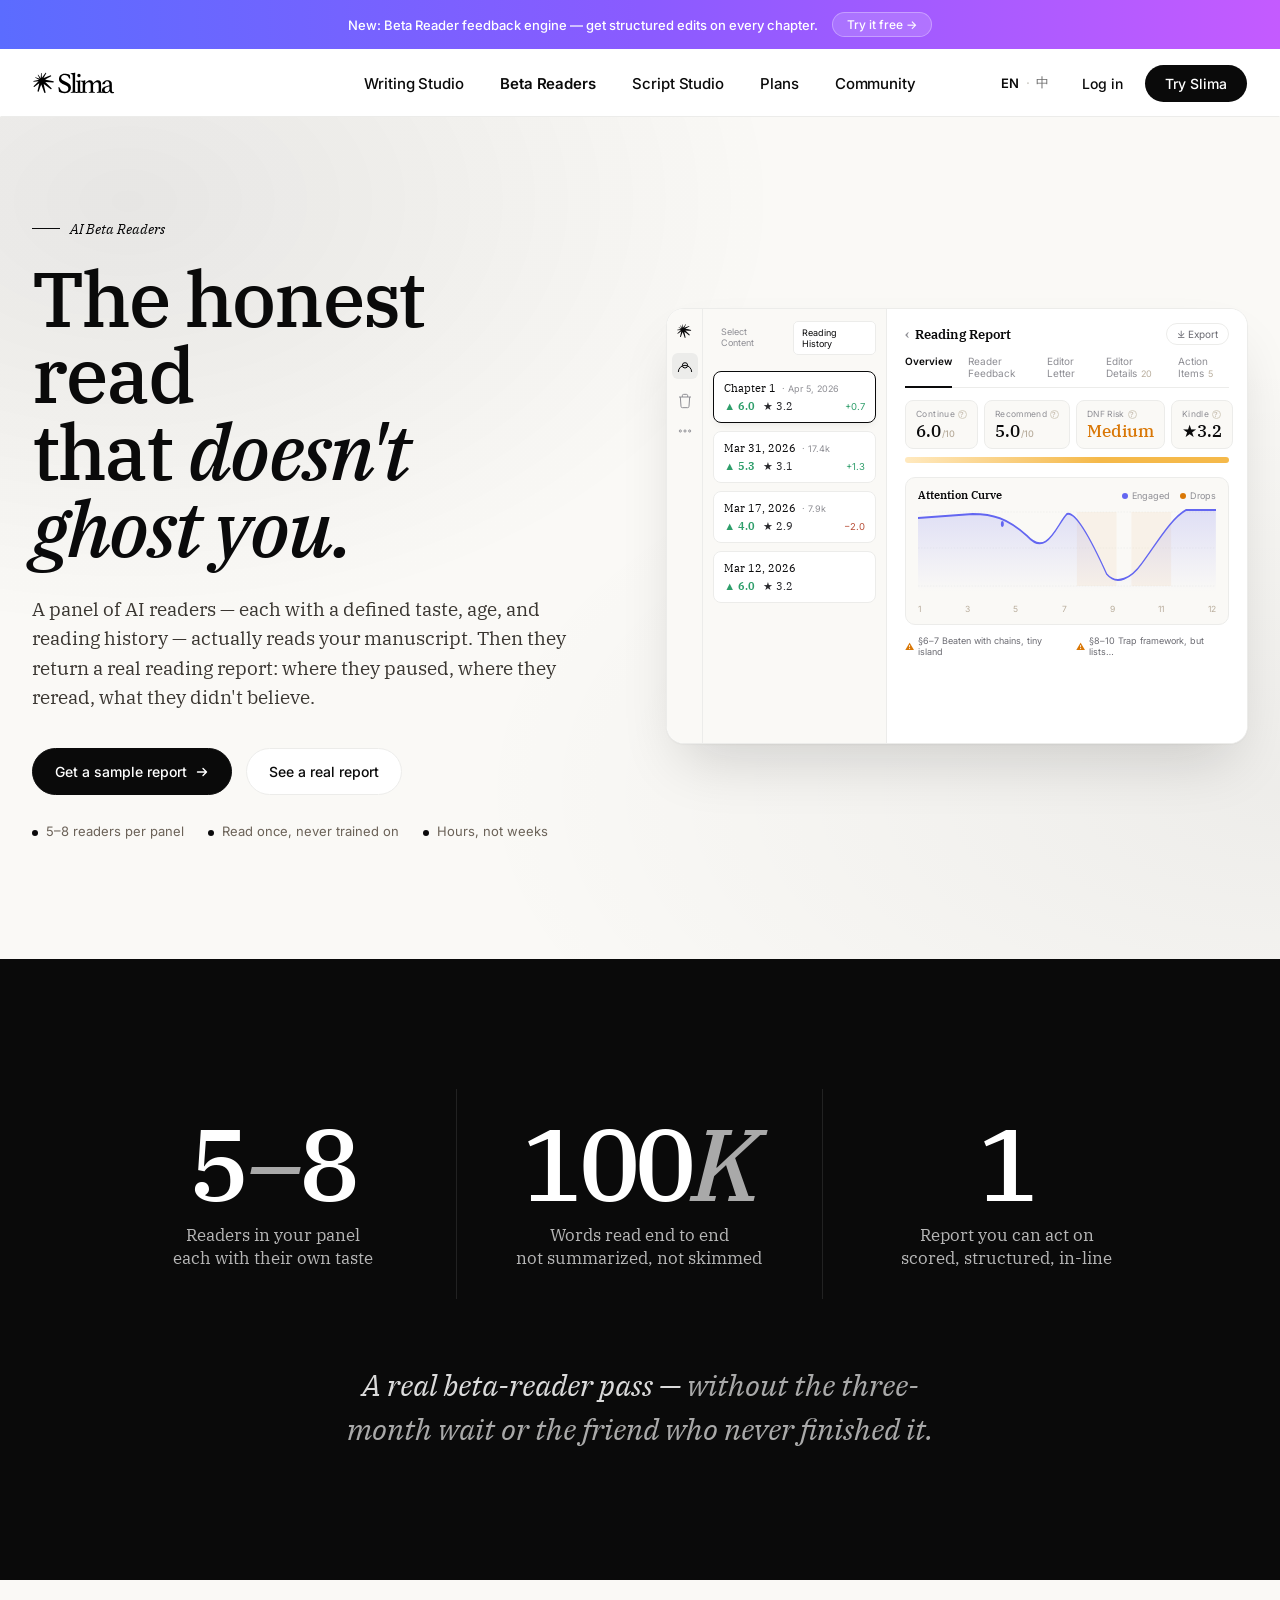
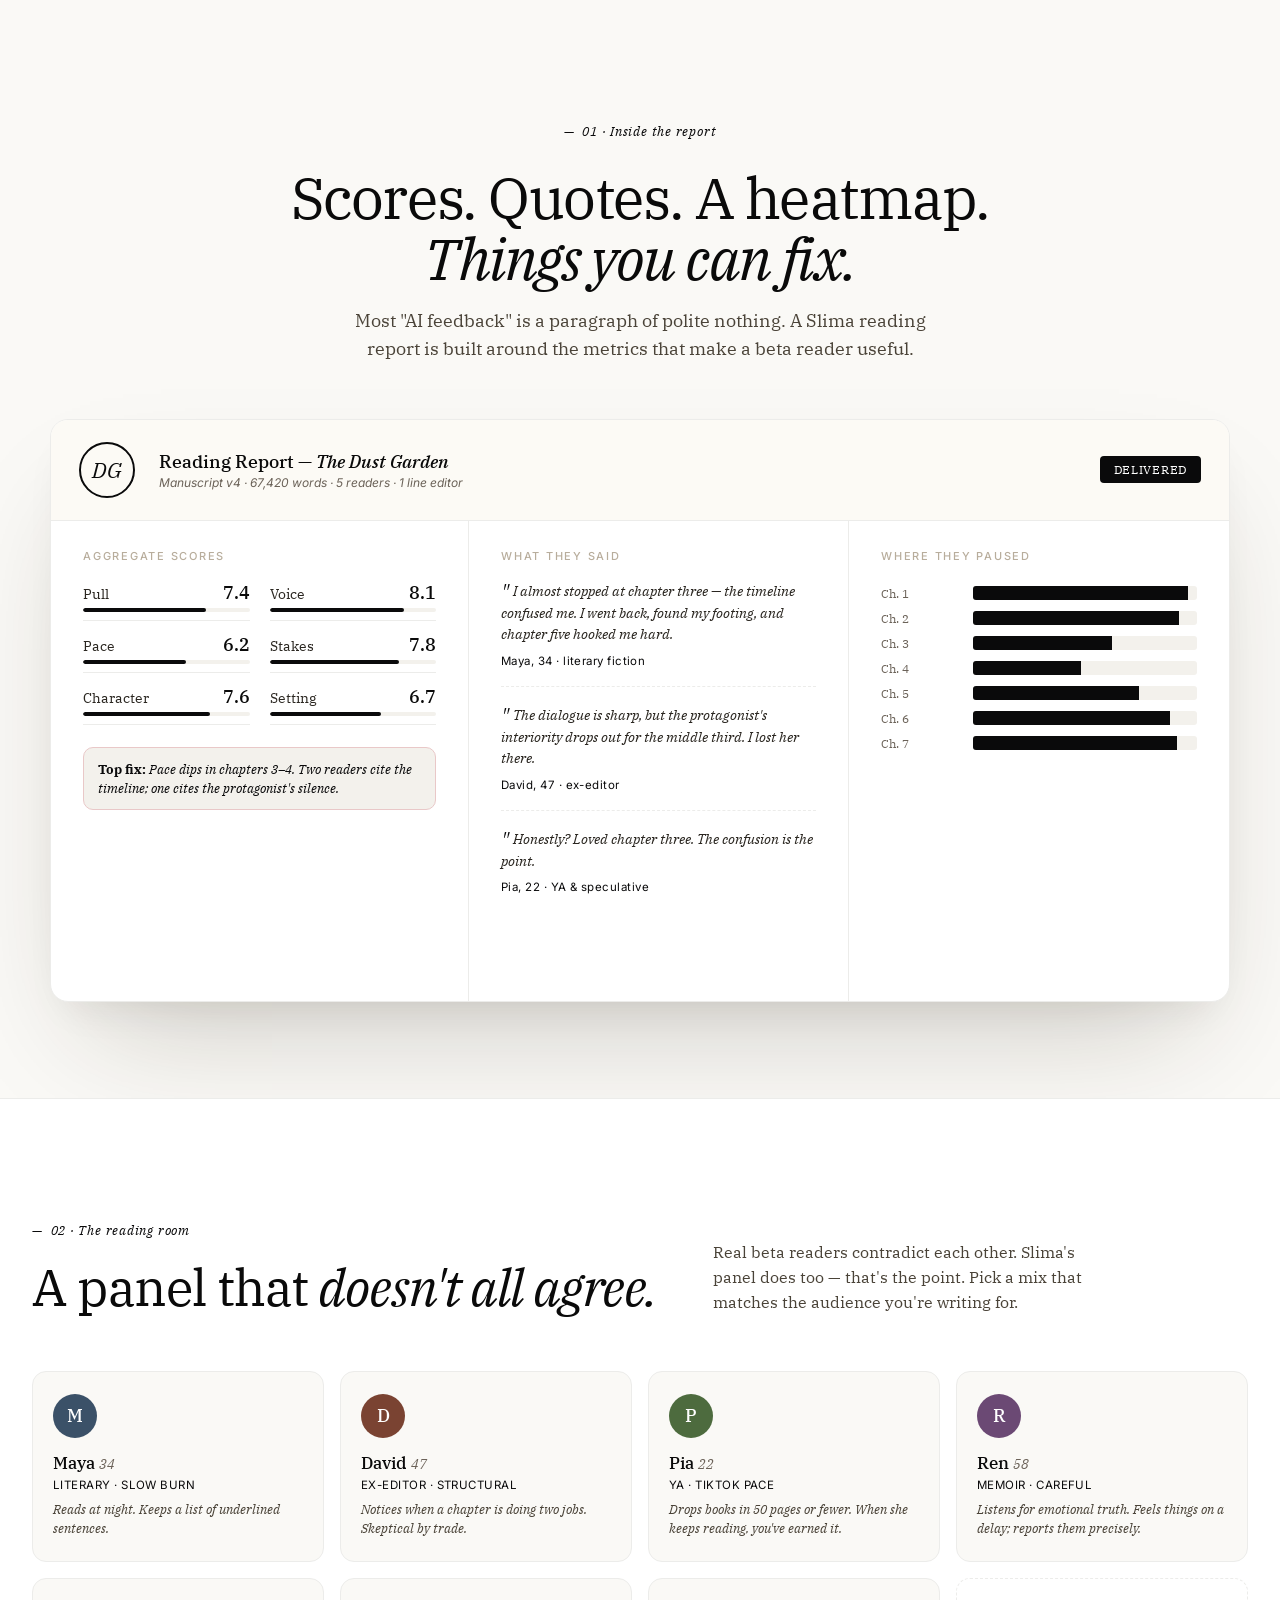
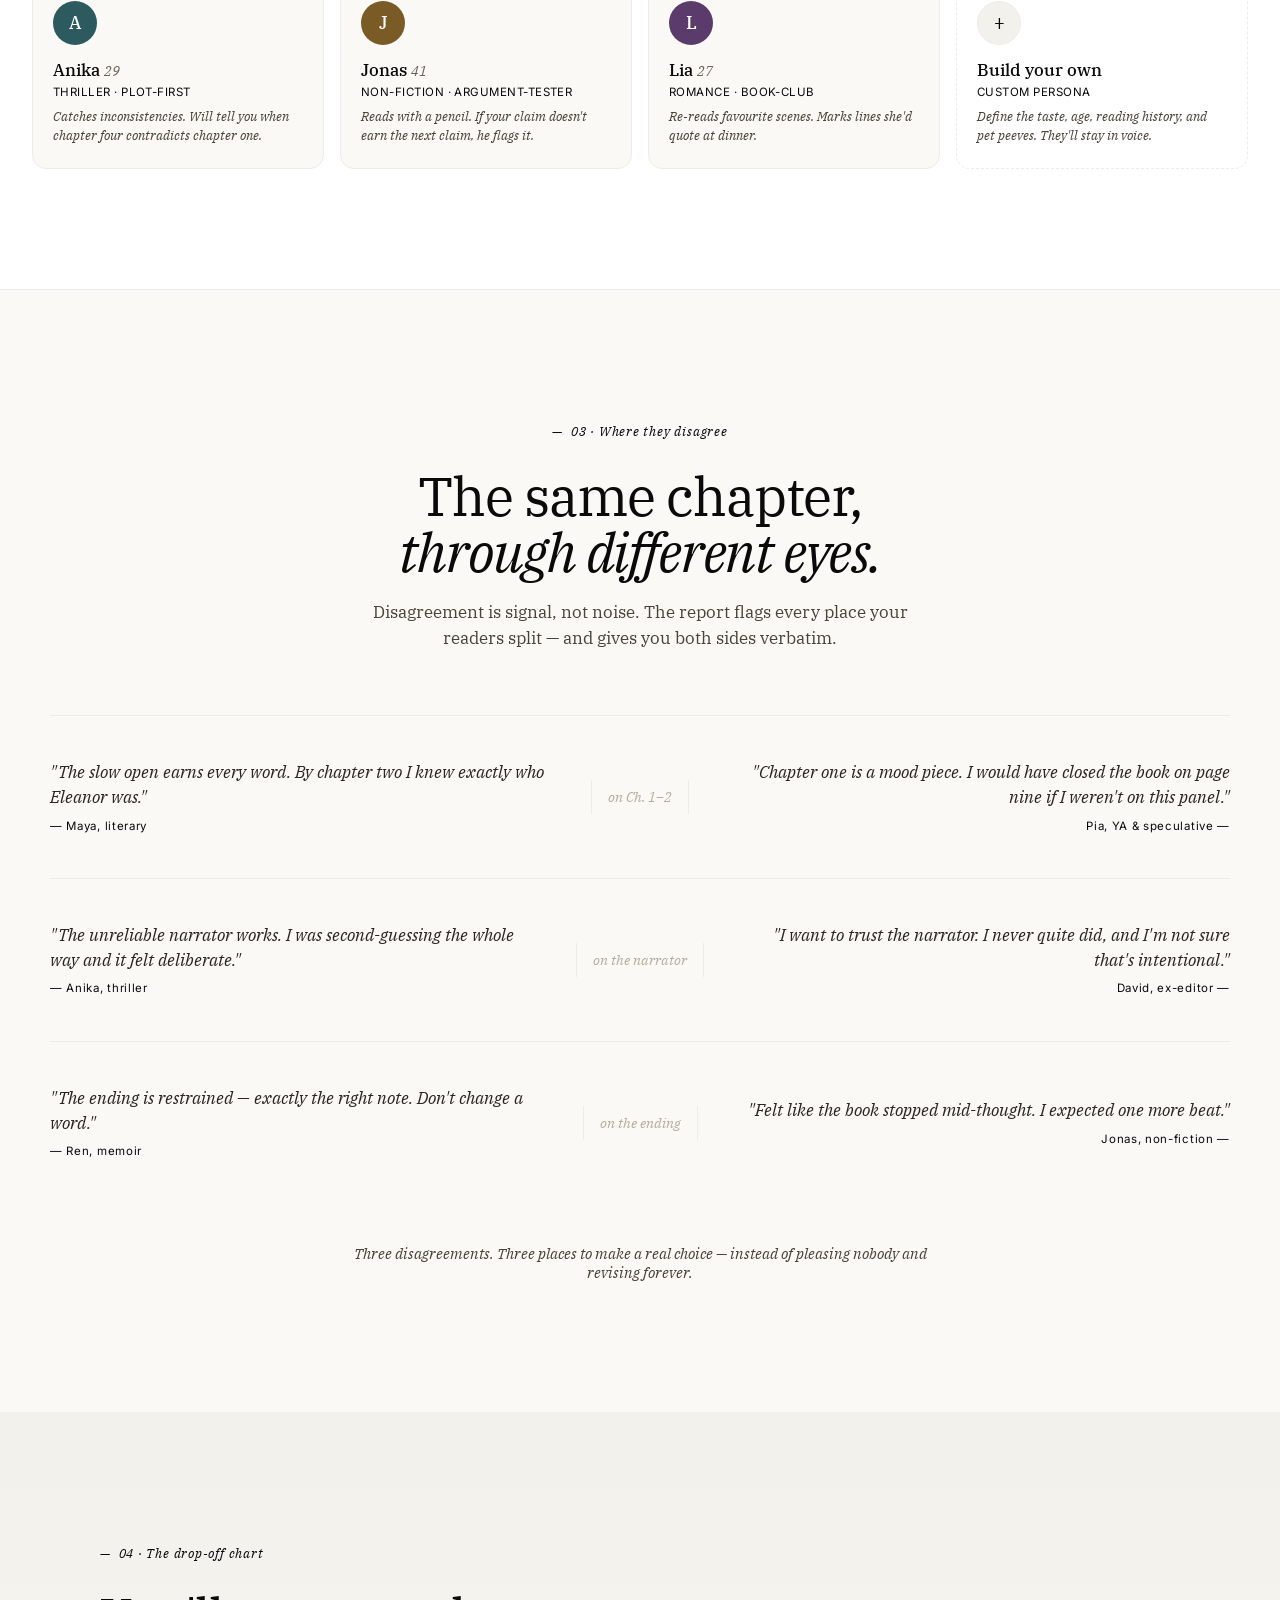
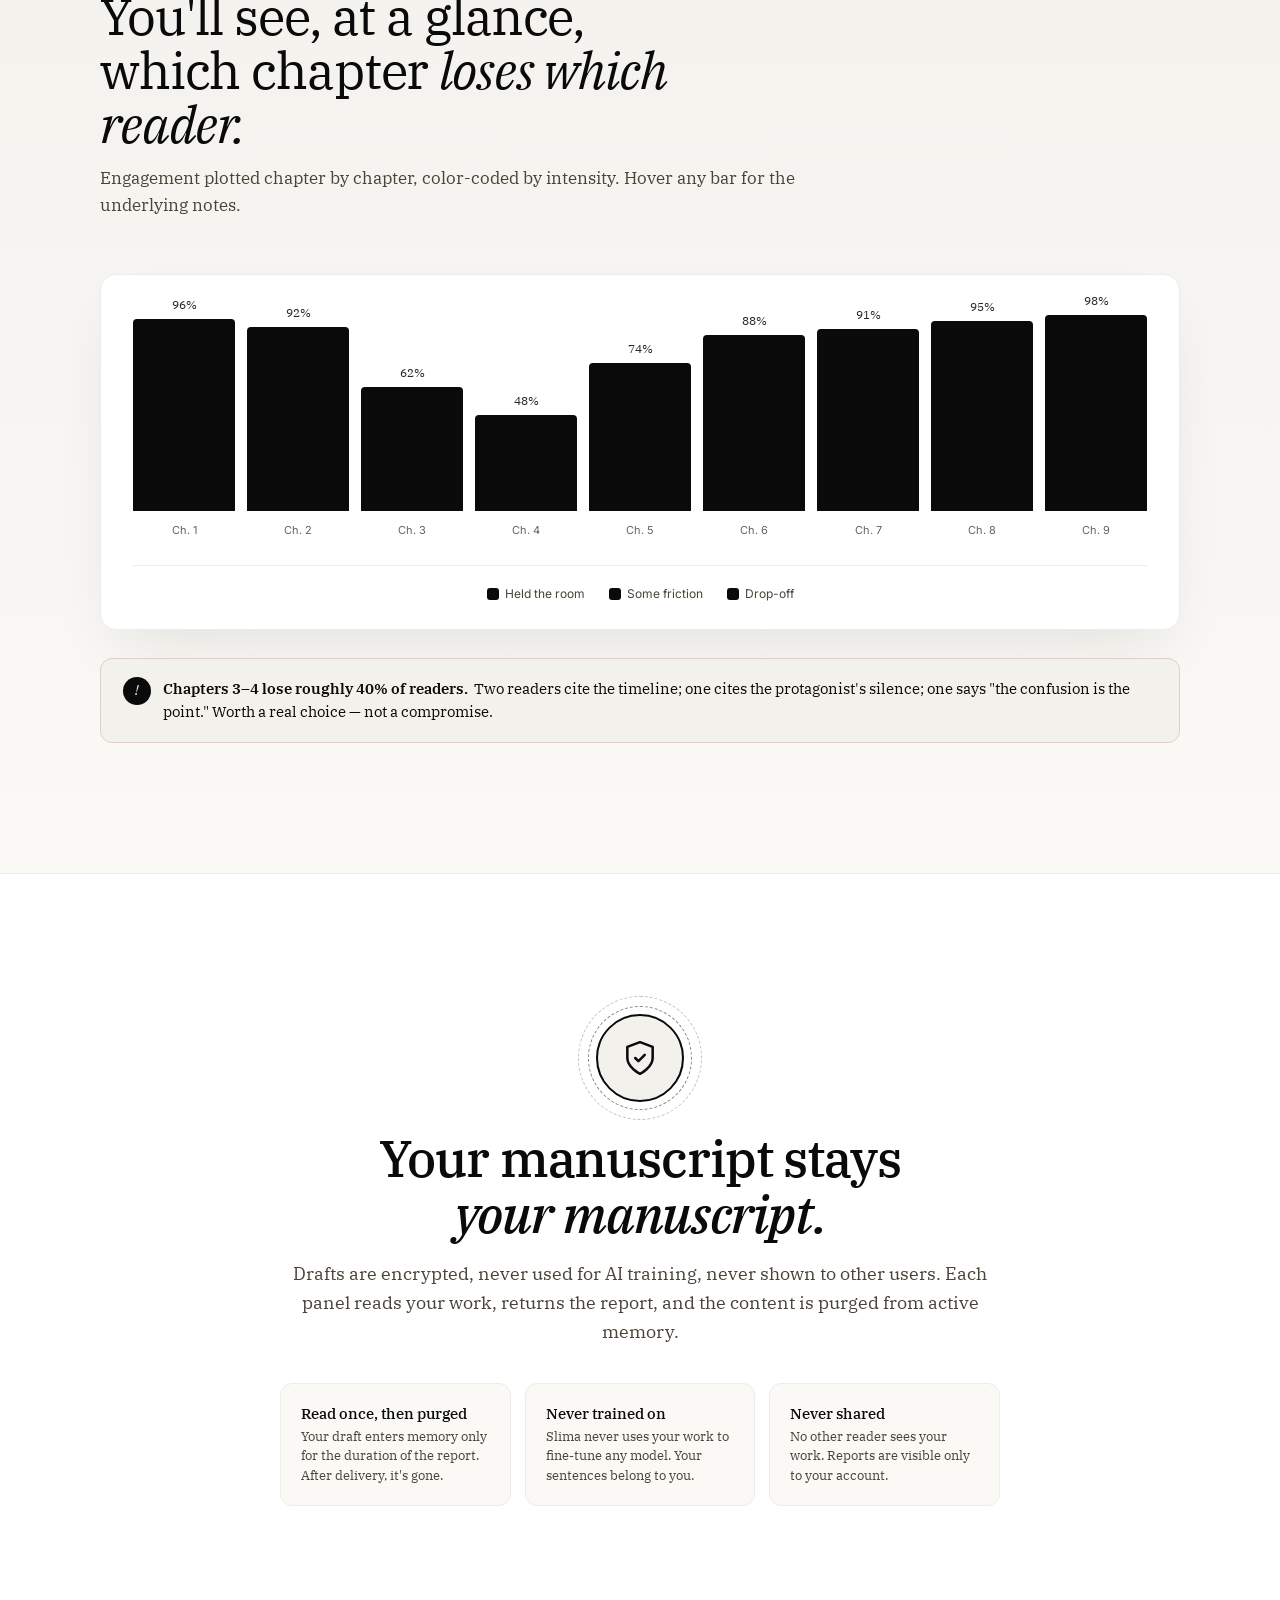
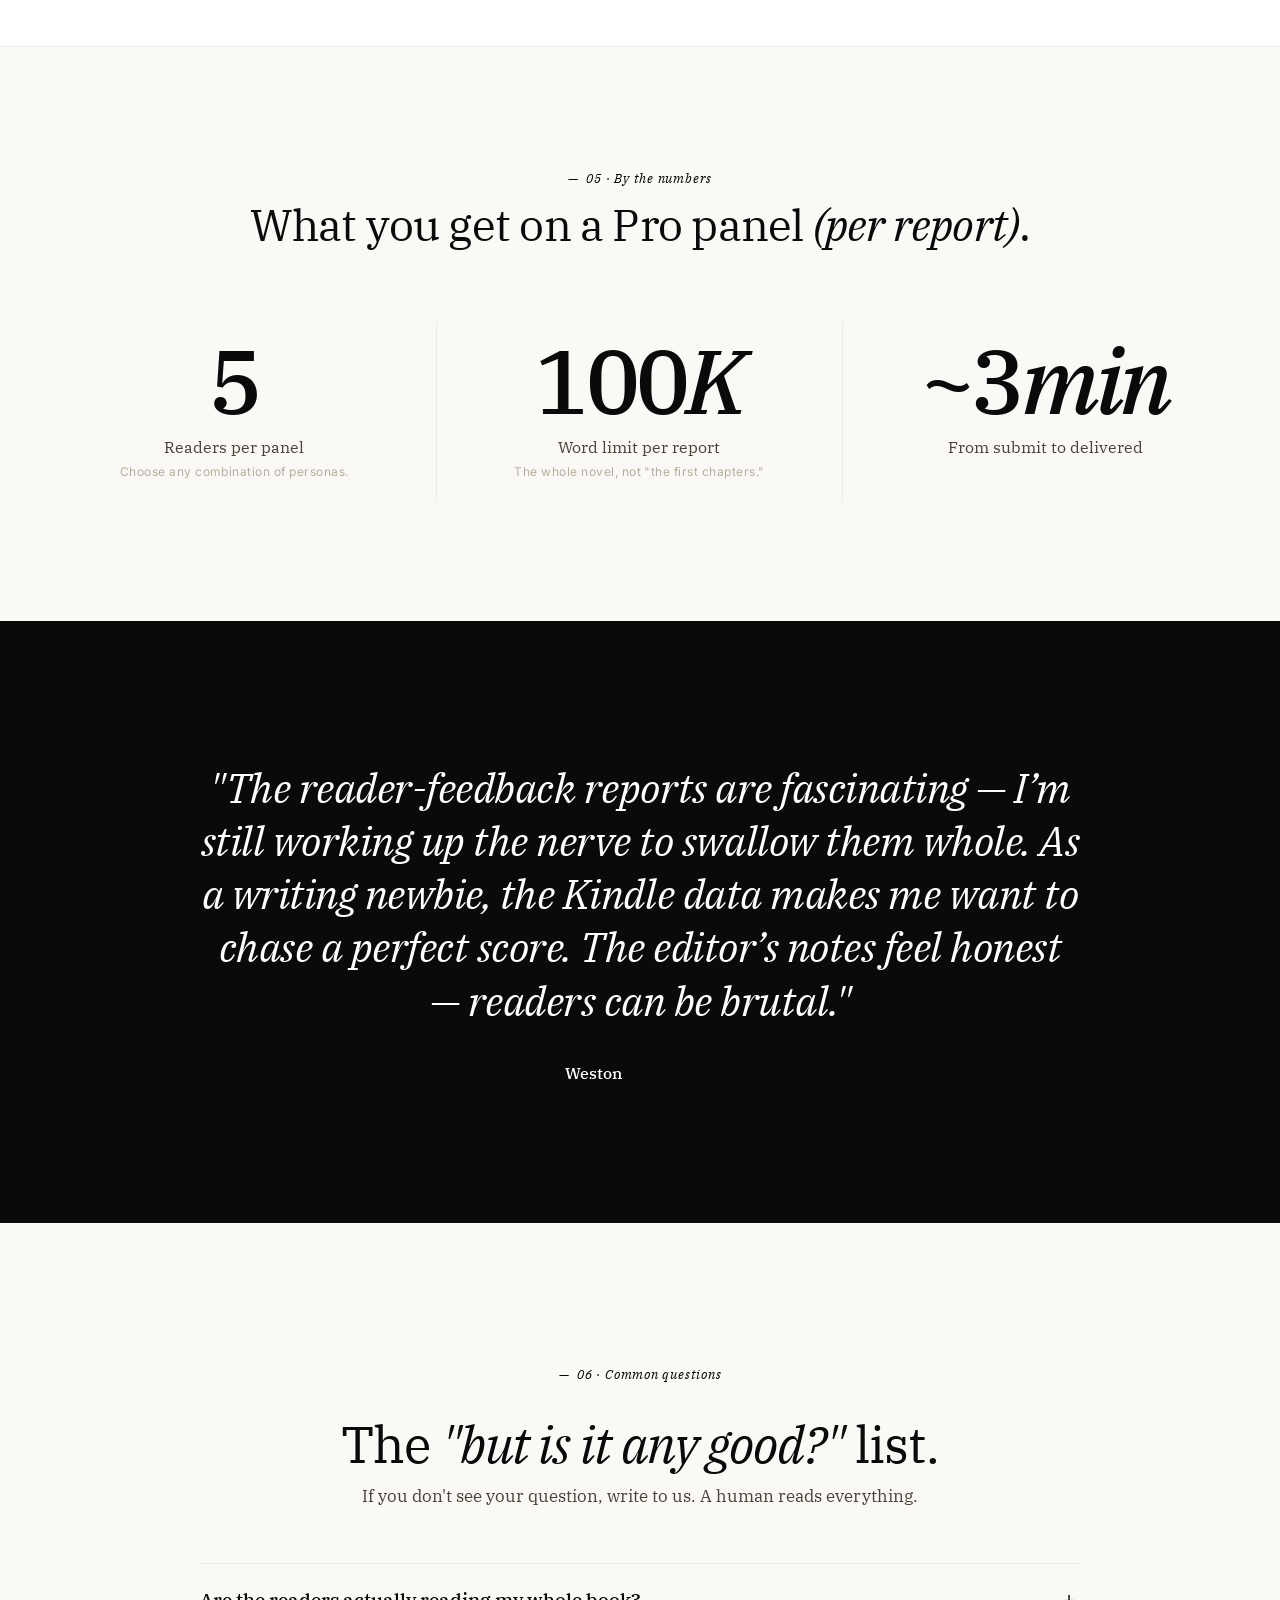
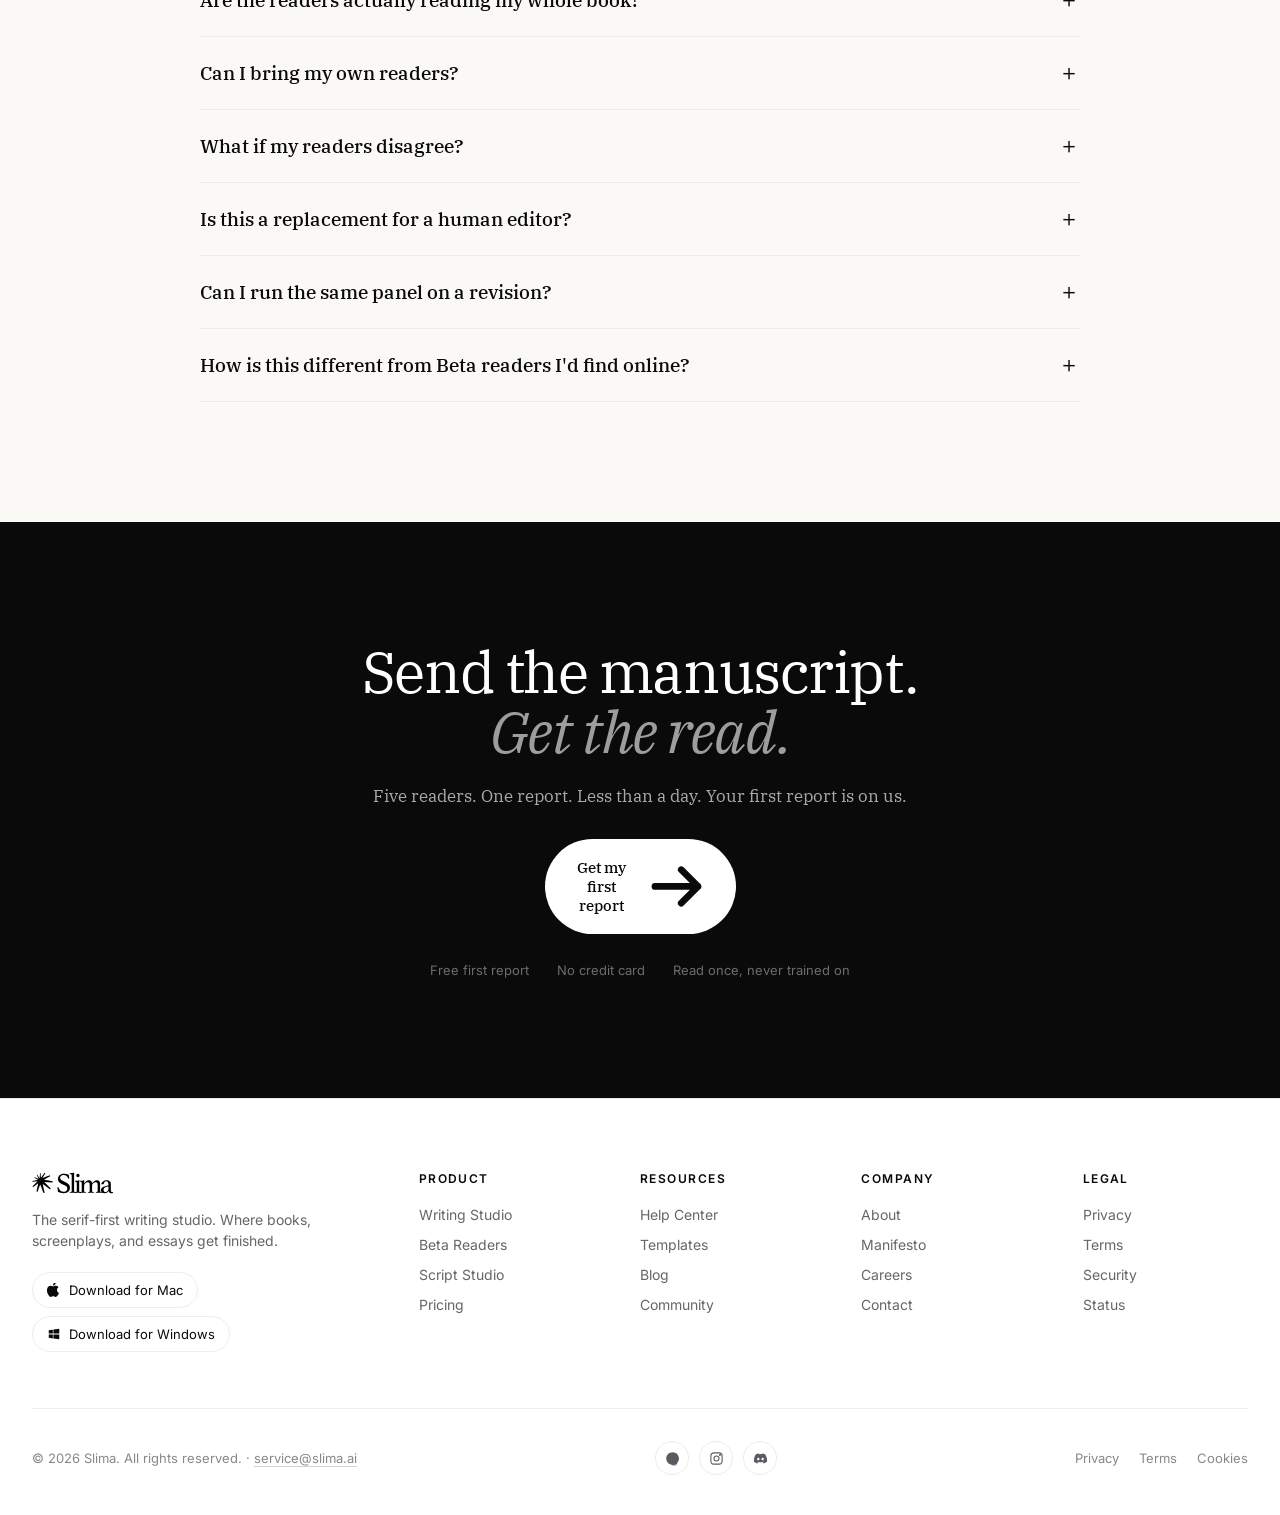
<file: beta-reader.html>
<!DOCTYPE html>
<html lang="en">
<head>
<meta charset="UTF-8">
<meta name="viewport" content="width=device-width, initial-scale=1.0">
<title>AI Beta Readers — Slima</title>
<meta name="description" content="A panel of AI beta readers, each with a defined taste and reading history, who actually read your manuscript and return a real reading report.">
<link rel="stylesheet" href="assets/marketing.css">
<link rel="stylesheet" href="assets/mockups.css">
<style>
  /* ──────────────────────────────────────────────
     BETA READERS — page-specific design
     "Reading room": wine-leather accents on paper bg
     ────────────────────────────────────────────── */
  :root {
    --paper:    #faf9f6;
    --paper-2:  #f3f1ec;
    --rule:     #ececea;
    --ink-2:    #2a2a2e;
    --green:    #0a0a0b;
    --green-bg: #f3f1ec;
    --wine:     #0a0a0b;
    --wine-bg:  #f3f1ec;
    --leaf:     #0a0a0b;
    --leaf-bg:  #f3f1ec;
    --warm:     #0a0a0b;
    --warm-bg:  #f3f1ec;
  }
  body { background: var(--paper); }

  /* Editorial section number */
  .sec-num {
    font-family: 'IBM Plex Serif', serif;
    font-style: italic;
    font-size: 13px;
    color: var(--wine);
    letter-spacing: 0.06em;
    margin-bottom: 14px;
    display: inline-block;
  }
  .sec-num::before {
    content: '— ';
    margin-right: 4px;
    font-style: normal;
  }

  /* ══════════════════════════════════════════════
     1. HERO — copy + fanned reader-report cards
     ══════════════════════════════════════════════ */
  .br-hero {
    position: relative;
    background: var(--paper);
    padding: 96px 32px 120px;
    overflow: hidden;
  }
  .br-hero::before {
    content: '';
    position: absolute; inset: 0;
    background:
      radial-gradient(ellipse at 10% 10%, rgba(10,10,11,0.08) 0%, transparent 40%),
      radial-gradient(ellipse at 100% 80%, rgba(10,10,11,0.05) 0%, transparent 45%);
  }
  .br-hero-grid {
    max-width: 1280px;
    margin: 0 auto;
    display: grid;
    grid-template-columns: 1fr 1.05fr;
    gap: 80px;
    align-items: center;
    position: relative;
    z-index: 1;
  }
  @media (max-width: 980px) {
    .br-hero-grid { grid-template-columns: 1fr; gap: 56px; }
    .br-hero { padding: 72px 22px 100px; }
  }
  .br-hero-eyebrow {
    display: inline-flex; align-items: center; gap: 10px;
    font-family: 'IBM Plex Serif', serif;
    font-style: italic;
    font-size: 14px;
    color: var(--wine);
    margin-bottom: 22px;
  }
  .br-hero-eyebrow::before {
    content: '';
    width: 28px; height: 1px;
    background: var(--wine);
  }
  .br-hero h1 {
    font-family: 'IBM Plex Serif', serif;
    font-weight: 500;
    font-size: clamp(48px, 6vw, 88px);
    letter-spacing: -0.025em;
    line-height: 1.0;
    color: #0a0a0a;
    margin-bottom: 28px;
  }
  .br-hero h1 em {
    font-style: italic;
    color: var(--wine);
  }
  .br-hero p.lead {
    font-family: 'IBM Plex Serif', serif;
    font-size: 19px;
    line-height: 1.55;
    color: #3a3631;
    max-width: 540px;
    margin-bottom: 36px;
  }
  .br-hero-cta {
    display: flex; align-items: center; gap: 14px;
    flex-wrap: wrap;
  }
  .br-hero-meta {
    margin-top: 28px;
    display: flex; gap: 24px;
    flex-wrap: wrap;
    font-size: 13px;
    color: #6b6258;
    font-family: 'Inter', sans-serif;
  }
  .br-hero-meta .dot {
    width: 6px; height: 6px;
    border-radius: 50%;
    background: var(--wine);
    display: inline-block;
    margin-right: 8px;
    vertical-align: middle;
  }

  /* Slima Beta Readers mockup — white shell, true to app */
  .slima-app {
    background: #ffffff;
    border-radius: 28px;
    overflow: hidden;
    box-shadow: 0 30px 60px -20px rgba(10,10,15,0.14), 0 12px 24px -12px rgba(10,10,15,0.08);
    border: 1px solid #ececea;
    max-width: 480px; margin: 0 auto;
    color: #0a0a0b;
    font-family: 'IBM Plex Serif', serif;
    transform: rotate(0.4deg);
    transition: transform 0.5s ease;
  }
  .slima-app:hover { transform: rotate(0deg); }
  .br-mock-head {
    padding: 22px 22px 4px;
  }
  .br-mock-pill {
    display: inline-flex; align-items: center; gap: 6px;
    padding: 7px 14px;
    border: 1px solid #ececea;
    border-radius: 100px;
    font-size: 13px;
    color: #0a0a0b;
  }
  .br-mock-pill .chev { color: #8e8e94; font-size: 11px; }
  .br-mock-status {
    margin-top: 12px;
    padding: 9px 14px;
    background: #faf9f6;
    border: 1px solid #ececea;
    border-radius: 12px;
    font-size: 13px;
    color: #6b6b72;
    text-align: center;
  }
  .br-mock-status .sep { color: #c8c8cc; margin: 0 10px; }
  .br-mock-h1 {
    font-family: 'IBM Plex Serif', serif;
    font-weight: 500;
    font-size: 26px;
    letter-spacing: -0.02em;
    margin: 22px 22px 6px;
    color: #0a0a0b;
  }
  .br-mock-sub {
    margin: 0 22px 18px;
    font-size: 13.5px;
    line-height: 1.5;
    color: #6b6b72;
  }
  .br-mock-upload {
    margin: 0 22px;
    display: block;
    text-align: center;
    background: #0a0a0b;
    color: #fff;
    border-radius: 100px;
    padding: 13px 20px;
    font-size: 14px;
    font-family: 'IBM Plex Serif', serif;
  }
  .br-mock-upload .ic { margin-right: 8px; }
  .br-mock-steps {
    margin: 14px 22px 16px;
    display: grid;
    grid-template-columns: 1fr 1fr;
    gap: 6px 18px;
    font-size: 12.5px;
    color: #8e8e94;
    font-family: 'IBM Plex Serif', serif;
  }
  .br-mock-card {
    margin: 14px 22px 16px;
    padding: 18px 18px 16px;
    border: 1px solid #ececea;
    border-radius: 16px;
    background: #ffffff;
  }
  .br-mock-card .book {
    font-size: 22px;
    color: #2a2a2e;
    margin-bottom: 8px;
  }
  .br-mock-card .title {
    font-family: 'IBM Plex Serif', serif;
    font-weight: 600;
    font-size: 18px;
    color: #0a0a0b;
    margin-bottom: 6px;
  }
  .br-mock-card .badges {
    display: flex; gap: 6px;
    flex-wrap: wrap;
  }
  .br-mock-card .badges span {
    padding: 3px 10px;
    border-radius: 100px;
    font-size: 11px;
    font-family: 'Inter', sans-serif;
  }
  .br-mock-card .badges .book-b {
    background: #f3f1ec;
    color: #2a2a2e;
  }
  .br-mock-card .badges .synced {
    background: #f3f1ec;
    color: #2a2a2e;
  }
  .br-mock-card .badges .synced::before {
    content: '✓';
    margin-right: 4px;
  }
  .br-mock-card .divider {
    border-top: 1px solid #ececea;
    margin: 12px 0 10px;
  }
  .br-mock-card .readings {
    display: flex; align-items: center; gap: 8px;
    font-size: 12.5px;
    color: #8e8e94;
    font-family: 'IBM Plex Serif', serif;
  }
  .br-mock-nav {
    display: grid;
    grid-template-columns: repeat(4, 1fr);
    border-top: 1px solid #ececea;
    padding: 8px 0 14px;
    background: #ffffff;
  }
  .br-mock-nav .item {
    display: flex; flex-direction: column; align-items: center; gap: 4px;
    padding: 6px 4px;
    font-family: 'IBM Plex Serif', serif;
    font-size: 11px;
    color: #8e8e94;
  }
  .br-mock-nav .item.is-active { color: #0a0a0b; }
  .br-mock-nav .item.is-active::after {
    content: ''; display: block;
    width: 22px; height: 2px;
    background: #0a0a0b;
    border-radius: 2px;
    margin-top: 4px;
  }
  .br-mock-nav .item svg { width: 20px; height: 20px; }

  /* ─── Slima Beta Reader mockup — true to the actual Reading Report ─── */
  .app-mock-frame {
    background: #ffffff;
    border: 1px solid #ececea;
    border-radius: 18px;
    overflow: hidden;
    box-shadow:
      0 1px 2px rgba(10,10,15,0.04),
      0 30px 60px -16px rgba(10,10,15,0.16);
    aspect-ratio: 16 / 12;
    width: 100%;
    max-width: 720px;
    margin: 0 auto;
  }
  .br-mock {
    width: 100%; height: 100%;
    background: #ffffff;
    display: grid;
    grid-template-columns: 36px 184px 1fr;
    color: #0a0a0b;
    font-family: 'IBM Plex Serif', serif;
  }
  .br-mock .rail {
    background: #faf9f6;
    border-right: 1px solid #ececea;
    display: flex; flex-direction: column; align-items: center;
    gap: 14px; padding: 14px 0;
  }
  .br-mock .rail svg { width: 16px; height: 16px; color: #8e8e94; }
  .br-mock .rail .mark { color: #0a0a0b; }
  .br-mock .rail .ic.active {
    width: 26px; height: 26px;
    background: #ececea;
    border-radius: 6px;
    display: flex; align-items: center; justify-content: center;
  }
  .br-mock .rail .ic.active svg { color: #0a0a0b; }
  .br-mock .history {
    background: #faf9f6;
    border-right: 1px solid #ececea;
    padding: 12px 10px;
    display: flex; flex-direction: column;
    gap: 8px;
  }
  .br-mock .history .tabs {
    display: flex; gap: 4px;
    margin-bottom: 8px;
    font-family: 'Inter', sans-serif;
    font-size: 9px;
    color: #8e8e94;
  }
  .br-mock .history .tabs span {
    padding: 5px 8px;
    border-radius: 5px;
  }
  .br-mock .history .tabs .active {
    background: #ffffff;
    color: #0a0a0b;
    border: 1px solid #ececea;
  }
  .br-mock .history .item {
    background: #ffffff;
    border: 1px solid #ececea;
    border-radius: 8px;
    padding: 9px 10px;
  }
  .br-mock .history .item.is-active {
    border-color: #0a0a0b;
    background: #ffffff;
    box-shadow: 0 4px 10px -4px rgba(10,10,15,0.10);
  }
  .br-mock .history .item .top {
    font-family: 'IBM Plex Serif', serif;
    font-size: 11px;
    color: #0a0a0b;
    margin-bottom: 4px;
    display: flex; gap: 6px; align-items: center;
  }
  .br-mock .history .item .top .meta {
    color: #8e8e94;
    font-family: 'Inter', sans-serif;
    font-size: 9px;
  }
  .br-mock .history .item .scores {
    display: flex; align-items: center; gap: 8px;
    font-family: 'IBM Plex Serif', serif;
    font-size: 11px;
  }
  .br-mock .history .item .scores .up {
    display: inline-flex; align-items: center; gap: 3px;
    color: #2f9e6b;
    font-weight: 600;
  }
  .br-mock .history .item .scores .star {
    display: inline-flex; align-items: center; gap: 3px;
    color: #2a2a2e;
  }
  .br-mock .history .item .scores .delta {
    margin-left: auto;
    font-family: 'Inter', sans-serif;
    font-size: 9.5px;
    color: #2f9e6b;
  }
  .br-mock .history .item .scores .delta.down { color: #b8503a; }
  .br-mock .report {
    padding: 14px 18px;
    overflow: hidden;
    min-width: 0;
  }
  .br-mock .report .head {
    display: flex; align-items: center; justify-content: space-between;
    margin-bottom: 10px;
  }
  .br-mock .report .head .title {
    font-family: 'IBM Plex Serif', serif;
    font-weight: 600;
    font-size: 13px;
    color: #0a0a0b;
    display: flex; align-items: center; gap: 6px;
  }
  .br-mock .report .head .title .back {
    color: #8e8e94;
    font-size: 14px;
  }
  .br-mock .report .head .export {
    font-family: 'Inter', sans-serif;
    font-size: 10px;
    color: #6b6b72;
    border: 1px solid #ececea;
    border-radius: 100px;
    padding: 4px 10px;
    display: inline-flex; align-items: center; gap: 4px;
  }
  .br-mock .report .reptabs {
    display: flex; gap: 16px;
    border-bottom: 1px solid #ececea;
    margin-bottom: 12px;
    font-family: 'Inter', sans-serif;
    font-size: 10px;
  }
  .br-mock .report .reptabs span {
    padding-bottom: 8px;
    color: #8e8e94;
  }
  .br-mock .report .reptabs .active {
    color: #0a0a0b;
    font-weight: 600;
    border-bottom: 2px solid #0a0a0b;
    margin-bottom: -1px;
  }
  .br-mock .report .reptabs .count {
    color: #b8ad9c;
    font-size: 9px;
    margin-left: 4px;
  }
  .br-mock .report .metrics {
    display: grid;
    grid-template-columns: repeat(4, 1fr);
    gap: 6px;
    margin-bottom: 8px;
  }
  .br-mock .report .metric {
    background: #faf9f6;
    border: 1px solid #ececea;
    border-radius: 8px;
    padding: 8px 10px;
  }
  .br-mock .report .metric .lbl {
    font-family: 'Inter', sans-serif;
    font-size: 8.5px;
    color: #8e8e94;
    letter-spacing: 0.04em;
    margin-bottom: 4px;
    display: flex; align-items: center; gap: 3px;
  }
  .br-mock .report .metric .lbl .q {
    width: 9px; height: 9px;
    border: 1px solid #d4cec0;
    border-radius: 50%;
    color: #b8ad9c;
    font-size: 7px;
    display: inline-flex; align-items: center; justify-content: center;
  }
  .br-mock .report .metric .v {
    font-family: 'IBM Plex Serif', serif;
    font-weight: 500;
    font-size: 17px;
    color: #0a0a0b;
    line-height: 1;
  }
  .br-mock .report .metric .v .u {
    font-family: 'Inter', sans-serif;
    font-size: 9px;
    color: #b8ad9c;
    margin-left: 1px;
  }
  .br-mock .report .metric .v.amber { color: #d97706; }
  .br-mock .report .grad-bar {
    height: 6px;
    border-radius: 4px;
    background: linear-gradient(90deg, #ffe9bf 0%, #f5b94a 60%, #f5b94a 100%);
    margin-bottom: 14px;
  }
  .br-mock .report .curve-frame {
    background: #faf9f6;
    border: 1px solid #ececea;
    border-radius: 10px;
    padding: 10px 12px;
  }
  .br-mock .report .curve-head {
    display: flex; align-items: center; justify-content: space-between;
    margin-bottom: 4px;
  }
  .br-mock .report .curve-head .t {
    font-family: 'IBM Plex Serif', serif;
    font-weight: 600;
    font-size: 11px;
    color: #0a0a0b;
  }
  .br-mock .report .curve-head .legend {
    font-family: 'Inter', sans-serif;
    font-size: 9px;
    color: #8e8e94;
    display: flex; gap: 10px;
  }
  .br-mock .report .curve-head .legend .dot {
    width: 6px; height: 6px;
    border-radius: 50%;
    display: inline-block;
    margin-right: 4px;
    vertical-align: middle;
  }
  .br-mock .report .curve-head .legend .dot.eng { background: #6366f1; }
  .br-mock .report .curve-head .legend .dot.drop { background: #d97706; }
  .br-mock .report .curve-svg {
    width: 100%; height: 90px;
    margin-bottom: 4px;
  }
  .br-mock .report .curve-axis {
    display: flex; justify-content: space-between;
    font-family: 'Inter', sans-serif;
    font-size: 8.5px;
    color: #b8ad9c;
  }
  .br-mock .report .callouts {
    margin-top: 10px;
    display: flex; gap: 10px;
    font-family: 'Inter', sans-serif;
    font-size: 9px;
    color: #6b6b72;
  }
  .br-mock .report .callouts .cb {
    display: flex; align-items: center; gap: 4px;
  }
  .br-mock .report .callouts .cb::before {
    content: '⚠';
    color: #d97706;
  }

  /* Fanned reader-report cards */
  .reports-fan {
    position: relative;
    height: 460px;
  }
  .report-card {
    position: absolute;
    background: #ffffff;
    border: 1px solid var(--rule);
    border-radius: 16px;
    padding: 22px 22px 20px;
    width: 320px;
    box-shadow: 0 28px 60px -24px rgba(40,30,15,0.20);
    font-family: 'Inter', sans-serif;
    transition: transform 0.5s cubic-bezier(0.2, 0.8, 0.2, 1);
  }
  .report-card .head {
    display: flex; align-items: center; gap: 12px;
    margin-bottom: 14px;
  }
  .report-card .av {
    width: 38px; height: 38px;
    border-radius: 50%;
    display: flex; align-items: center; justify-content: center;
    font-family: 'IBM Plex Serif', serif;
    font-size: 16px;
    color: #fff;
    flex-shrink: 0;
  }
  .report-card .who {
    font-family: 'IBM Plex Serif', serif;
    font-weight: 500;
    font-size: 15px;
    color: #0a0a0a;
  }
  .report-card .who small {
    color: #888;
    font-weight: 400;
    font-style: italic;
    font-size: 13px;
  }
  .report-card .who .tag {
    display: block;
    font-family: 'Inter', sans-serif;
    font-size: 11px;
    color: var(--wine);
    letter-spacing: 0.04em;
    margin-top: 2px;
  }
  .report-card .quote {
    font-family: 'IBM Plex Serif', serif;
    font-size: 14px;
    line-height: 1.55;
    color: #2a2620;
    border-left: 2px solid var(--rule);
    padding-left: 12px;
    margin-bottom: 14px;
  }
  .report-card .scores {
    display: grid;
    grid-template-columns: repeat(4, 1fr);
    gap: 8px;
    padding-top: 12px;
    border-top: 1px solid var(--rule);
  }
  .report-card .scores div {
    text-align: center;
  }
  .report-card .scores .n {
    font-family: 'IBM Plex Serif', serif;
    font-size: 16px;
    color: #0a0a0a;
    line-height: 1;
  }
  .report-card .scores .l {
    font-size: 9px;
    color: #b8ad9c;
    letter-spacing: 0.08em;
    text-transform: uppercase;
    margin-top: 2px;
  }

  /* Card positions in fan */
  .report-card.c1 {
    top: 0; left: 0;
    transform: rotate(-4deg);
  }
  .report-card.c2 {
    top: 70px; left: 90px;
    transform: rotate(2deg);
    z-index: 2;
  }
  .report-card.c3 {
    top: 150px; left: 40px;
    transform: rotate(-2deg);
    z-index: 1;
  }
  .reports-fan:hover .report-card.c1 { transform: rotate(-7deg) translateX(-12px); }
  .reports-fan:hover .report-card.c2 { transform: rotate(0deg) translateY(-8px); }
  .reports-fan:hover .report-card.c3 { transform: rotate(1deg) translateX(12px) translateY(8px); }

  @media (max-width: 980px) {
    .reports-fan { height: 540px; }
    .report-card.c1 { left: 0; }
    .report-card.c2 { left: 40px; }
    .report-card.c3 { left: 10px; }
  }
  @media (max-width: 520px) {
    .report-card { width: 280px; padding: 18px; }
  }

  /* ══════════════════════════════════════════════
     2. EDITORIAL STATEMENT (mantra)
     ══════════════════════════════════════════════ */
  .br-mantra {
    background: #0a0a0a;
    color: #faf8f3;
    padding: 130px 32px;
    text-align: center;
    position: relative;
    overflow: hidden;
  }
  .br-mantra::before {
    content: '';
    position: absolute; inset: 0;
    background: radial-gradient(ellipse at 50% 100%, rgba(10,10,11,0.12) 0%, transparent 50%);
  }
  .br-mantra-inner {
    max-width: 1100px; margin: 0 auto;
    position: relative;
  }
  .br-mantra .triplet {
    display: grid;
    grid-template-columns: repeat(3, 1fr);
    gap: 0;
  }
  @media (max-width: 880px) {
    .br-mantra .triplet { grid-template-columns: 1fr; }
  }
  .br-mantra .item {
    padding: 28px 24px;
    border-right: 1px solid rgba(255,255,255,0.10);
    text-align: center;
  }
  .br-mantra .item:last-child { border-right: 0; }
  @media (max-width: 880px) {
    .br-mantra .item { border-right: 0; border-bottom: 1px solid rgba(255,255,255,0.10); }
    .br-mantra .item:last-child { border-bottom: 0; }
  }
  .br-mantra .num {
    font-family: 'IBM Plex Serif', serif;
    font-weight: 500;
    font-size: clamp(56px, 8vw, 120px);
    letter-spacing: -0.04em;
    line-height: 0.9;
    color: #fff;
    display: block;
  }
  .br-mantra .num em {
    font-style: italic;
    color: rgba(255,255,255,0.65);
  }
  .br-mantra .lbl {
    margin-top: 14px;
    font-family: 'IBM Plex Serif', serif;
    font-size: 17px;
    color: rgba(255,255,255,0.7);
    line-height: 1.4;
  }
  .br-mantra .equals {
    margin-top: 64px;
    font-family: 'IBM Plex Serif', serif;
    font-style: italic;
    font-size: clamp(22px, 2.4vw, 30px);
    color: rgba(255,255,255,0.85);
    max-width: 640px;
    margin-left: auto; margin-right: auto;
    line-height: 1.45;
  }
  .br-mantra .equals em {
    color: rgba(255,255,255,0.65);
    font-style: italic;
  }

  /* ══════════════════════════════════════════════
     3. SAMPLE REPORT TOUR (full-width mockup)
     ══════════════════════════════════════════════ */
  .br-tour {
    background: var(--paper);
    padding: 140px 32px 96px;
    text-align: center;
  }
  .br-tour-inner { max-width: 1180px; margin: 0 auto; }
  .br-tour h2 {
    font-family: 'IBM Plex Serif', serif;
    font-weight: 400;
    font-size: clamp(36px, 4.5vw, 60px);
    line-height: 1.05;
    letter-spacing: -0.025em;
    color: #0a0a0a;
    margin: 14px auto 18px;
    max-width: 880px;
  }
  .br-tour h2 em { font-style: italic; }
  .br-tour .lead {
    font-family: 'IBM Plex Serif', serif;
    font-size: 18px;
    color: #4a4338;
    line-height: 1.55;
    max-width: 580px;
    margin: 0 auto 56px;
  }
  .report-mock {
    background: #ffffff;
    border: 1px solid var(--rule);
    border-radius: 18px;
    box-shadow:
      0 60px 120px -40px rgba(40,30,15,0.22),
      0 20px 40px -20px rgba(40,30,15,0.10);
    overflow: hidden;
    text-align: left;
  }
  .rm-head {
    display: grid;
    grid-template-columns: auto 1fr auto;
    gap: 24px;
    align-items: center;
    padding: 22px 28px;
    border-bottom: 1px solid var(--rule);
    background: #fcfaf5;
  }
  .rm-head .seal {
    width: 56px; height: 56px;
    border: 2px solid var(--wine);
    border-radius: 50%;
    display: flex; align-items: center; justify-content: center;
    font-family: 'IBM Plex Serif', serif;
    font-style: italic;
    font-size: 22px;
    color: var(--wine);
  }
  .rm-head .title {
    font-family: 'IBM Plex Serif', serif;
    font-weight: 500;
    font-size: 18px;
    color: #0a0a0a;
  }
  .rm-head .title small {
    display: block;
    font-family: 'Inter', sans-serif;
    font-style: italic;
    font-size: 12px;
    color: #6b6258;
    margin-top: 2px;
    font-weight: 400;
  }
  .rm-head .stamp {
    background: var(--wine);
    color: #fff;
    font-family: 'IBM Plex Serif', serif;
    font-size: 12px;
    padding: 6px 14px;
    border-radius: 4px;
    letter-spacing: 0.06em;
    text-transform: uppercase;
  }
  .rm-grid {
    display: grid;
    grid-template-columns: 1.1fr 1fr 1fr;
    min-height: 480px;
  }
  @media (max-width: 880px) {
    .rm-grid { grid-template-columns: 1fr; }
  }
  .rm-section {
    padding: 28px 32px;
    border-right: 1px solid var(--rule);
  }
  .rm-section:last-child { border-right: 0; }
  @media (max-width: 880px) {
    .rm-section { border-right: 0; border-bottom: 1px solid var(--rule); }
    .rm-section:last-child { border-bottom: 0; }
  }
  .rm-section h5 {
    font-family: 'Inter', sans-serif;
    font-size: 11px;
    letter-spacing: 0.16em;
    text-transform: uppercase;
    color: #b8ad9c;
    font-weight: 500;
    margin-bottom: 18px;
  }
  /* Scores panel */
  .rm-scores {
    display: grid;
    grid-template-columns: repeat(2, 1fr);
    gap: 12px 20px;
  }
  .rm-scores .s {
    border-bottom: 1px solid var(--rule);
    padding-bottom: 8px;
  }
  .rm-scores .s .row {
    display: flex; align-items: baseline; justify-content: space-between;
    margin-bottom: 4px;
  }
  .rm-scores .s .row .label {
    font-family: 'IBM Plex Serif', serif;
    font-size: 14px;
    color: #2a2620;
  }
  .rm-scores .s .row .val {
    font-family: 'IBM Plex Serif', serif;
    font-weight: 500;
    font-size: 18px;
    color: #0a0a0a;
  }
  .rm-scores .s .bar {
    height: 4px;
    background: var(--paper-2);
    border-radius: 100px;
    overflow: hidden;
  }
  .rm-scores .s .bar > i {
    display: block; height: 100%;
    background: var(--wine);
    border-radius: 100px;
  }
  .rm-scores .s.weak .bar > i { background: var(--warm); }

  /* Quotes panel */
  .rm-quotes .q {
    margin-bottom: 18px;
    padding-bottom: 18px;
    border-bottom: 1px dashed var(--rule);
  }
  .rm-quotes .q:last-child { border-bottom: 0; margin-bottom: 0; padding-bottom: 0; }
  .rm-quotes .q .body {
    font-family: 'IBM Plex Serif', serif;
    font-size: 14px;
    line-height: 1.55;
    color: #2a2620;
    font-style: italic;
  }
  .rm-quotes .q .body::before {
    content: '"';
    color: var(--wine);
    font-size: 20px;
    margin-right: 4px;
    line-height: 0;
    vertical-align: -3px;
  }
  .rm-quotes .q .who {
    margin-top: 8px;
    font-family: 'Inter', sans-serif;
    font-size: 11.5px;
    color: var(--wine);
    letter-spacing: 0.04em;
  }

  /* Heatmap panel */
  .rm-heatmap {
    margin-top: 8px;
  }
  .rm-heatmap .hm-row {
    display: grid;
    grid-template-columns: 80px 1fr;
    gap: 12px;
    padding: 5px 0;
    align-items: center;
  }
  .rm-heatmap .hm-row .c {
    font-family: 'IBM Plex Serif', serif;
    font-size: 11.5px;
    color: #6b6258;
  }
  .rm-heatmap .hm-row .bar {
    height: 14px;
    background: var(--paper-2);
    border-radius: 3px;
    overflow: hidden;
  }
  .rm-heatmap .hm-row .bar i {
    display: block; height: 100%;
  }
  .rm-heatmap .hm-row.h .bar i { background: var(--leaf); }
  .rm-heatmap .hm-row.m .bar i { background: var(--warm); }
  .rm-heatmap .hm-row.l .bar i { background: var(--wine); }
  .rm-actions {
    margin-top: 22px;
    padding: 12px 14px;
    background: var(--wine-bg);
    border: 1px solid #e9c8c8;
    border-radius: 10px;
    font-family: 'IBM Plex Serif', serif;
    font-size: 12.5px;
    color: var(--wine);
    line-height: 1.5;
    font-style: italic;
  }
  .rm-actions strong { font-style: normal; }

  /* ══════════════════════════════════════════════
     4. READER LIBRARY — gallery
     ══════════════════════════════════════════════ */
  .br-library {
    background: #ffffff;
    padding: 120px 32px;
    border-top: 1px solid var(--rule);
    border-bottom: 1px solid var(--rule);
  }
  .br-library-inner { max-width: 1280px; margin: 0 auto; }
  .br-library-head {
    display: grid;
    grid-template-columns: 1.2fr 1fr;
    gap: 40px;
    align-items: end;
    margin-bottom: 56px;
  }
  @media (max-width: 880px) {
    .br-library-head { grid-template-columns: 1fr; gap: 14px; margin-bottom: 36px; }
  }
  .br-library h2 {
    font-family: 'IBM Plex Serif', serif;
    font-weight: 400;
    font-size: clamp(32px, 4vw, 52px);
    letter-spacing: -0.022em;
    line-height: 1.05;
    color: #0a0a0a;
    margin: 8px 0 0;
  }
  .br-library h2 em { font-style: italic; }
  .br-library-head p {
    font-family: 'IBM Plex Serif', serif;
    font-size: 16px;
    line-height: 1.55;
    color: #4a4338;
    max-width: 380px;
  }
  .reader-gallery {
    display: grid;
    grid-template-columns: repeat(4, 1fr);
    gap: 16px;
  }
  @media (max-width: 980px) { .reader-gallery { grid-template-columns: repeat(3, 1fr); } }
  @media (max-width: 720px) { .reader-gallery { grid-template-columns: repeat(2, 1fr); } }
  .reader-tile {
    background: var(--paper);
    border: 1px solid var(--rule);
    border-radius: 14px;
    padding: 22px 20px;
    transition: transform 0.25s ease, border-color 0.25s ease;
    position: relative;
  }
  .reader-tile:hover {
    transform: translateY(-3px);
    border-color: var(--wine);
  }
  .reader-tile .av {
    width: 44px; height: 44px;
    border-radius: 50%;
    display: flex; align-items: center; justify-content: center;
    font-family: 'IBM Plex Serif', serif;
    font-weight: 500;
    font-size: 18px;
    color: #fff;
    margin-bottom: 14px;
  }
  .reader-tile h4 {
    font-family: 'IBM Plex Serif', serif;
    font-weight: 500;
    font-size: 17px;
    color: #0a0a0a;
    margin-bottom: 4px;
  }
  .reader-tile h4 small {
    font-style: italic;
    color: #6b6258;
    font-weight: 400;
    font-size: 14px;
  }
  .reader-tile .taste {
    font-family: 'Inter', sans-serif;
    font-size: 11.5px;
    color: var(--wine);
    letter-spacing: 0.04em;
    margin-bottom: 8px;
    text-transform: uppercase;
  }
  .reader-tile p {
    font-family: 'IBM Plex Serif', serif;
    font-size: 13px;
    line-height: 1.5;
    color: #4a4338;
    font-style: italic;
  }
  .reader-tile.build {
    background: #ffffff;
    border: 1px dashed var(--rule);
  }
  .reader-tile.build .av {
    background: var(--paper-2);
    color: var(--wine);
    border: 1px solid var(--rule);
  }

  /* ══════════════════════════════════════════════
     5. WHERE READERS DISAGREE — split parallel quotes
     ══════════════════════════════════════════════ */
  .br-disagree {
    background: var(--paper);
    padding: 130px 32px;
  }
  .br-disagree-inner { max-width: 1180px; margin: 0 auto; }
  .br-disagree-head {
    text-align: center;
    margin-bottom: 64px;
  }
  .br-disagree h2 {
    font-family: 'IBM Plex Serif', serif;
    font-weight: 400;
    font-size: clamp(32px, 4.2vw, 56px);
    letter-spacing: -0.022em;
    line-height: 1.05;
    color: #0a0a0a;
    margin: 14px 0 18px;
  }
  .br-disagree h2 em { font-style: italic; color: var(--wine); }
  .br-disagree-head p {
    font-family: 'IBM Plex Serif', serif;
    font-size: 17px;
    color: #4a4338;
    max-width: 560px;
    margin: 0 auto;
    line-height: 1.55;
  }
  .disagree-row {
    display: grid;
    grid-template-columns: 1fr auto 1fr;
    gap: 32px;
    align-items: center;
    padding: 28px 0;
    border-top: 1px solid var(--rule);
  }
  .disagree-row:last-child { border-bottom: 1px solid var(--rule); }
  @media (max-width: 880px) {
    .disagree-row { grid-template-columns: 1fr; gap: 18px; padding: 22px 0; }
  }
  .disagree-cell {
    font-family: 'IBM Plex Serif', serif;
    font-size: 17px;
    color: #2a2620;
    line-height: 1.45;
    font-style: italic;
    padding: 16px 0;
  }
  .disagree-cell.right { text-align: right; }
  @media (max-width: 880px) {
    .disagree-cell.right { text-align: left; }
  }
  .disagree-cell .who {
    display: block;
    font-family: 'Inter', sans-serif;
    font-style: normal;
    font-size: 11.5px;
    letter-spacing: 0.06em;
    color: var(--wine);
    margin-top: 8px;
  }
  .disagree-cell.left .who { color: var(--leaf); }
  .disagree-vs {
    font-family: 'IBM Plex Serif', serif;
    font-style: italic;
    font-size: 14px;
    color: #b8ad9c;
    border-left: 1px solid var(--rule);
    border-right: 1px solid var(--rule);
    padding: 8px 16px;
    background: var(--paper);
  }
  @media (max-width: 880px) {
    .disagree-vs { border: 0; padding: 0; text-align: left; }
  }
  .br-disagree .footnote {
    margin-top: 40px;
    text-align: center;
    font-family: 'IBM Plex Serif', serif;
    font-size: 15px;
    color: #4a4338;
    font-style: italic;
    max-width: 580px;
    margin-left: auto; margin-right: auto;
  }

  /* ══════════════════════════════════════════════
     6. CHAPTER HEATMAP (full-width visualization)
     ══════════════════════════════════════════════ */
  .br-heatmap {
    background: linear-gradient(180deg, var(--paper-2) 0%, var(--paper) 100%);
    padding: 130px 32px;
  }
  .br-heatmap-inner { max-width: 1080px; margin: 0 auto; }
  .br-heatmap-head {
    margin-bottom: 56px;
    max-width: 700px;
  }
  .br-heatmap h2 {
    font-family: 'IBM Plex Serif', serif;
    font-weight: 400;
    font-size: clamp(32px, 4vw, 52px);
    letter-spacing: -0.022em;
    line-height: 1.05;
    color: #0a0a0a;
    margin: 14px 0 14px;
  }
  .br-heatmap h2 em { font-style: italic; color: var(--wine); }
  .br-heatmap-head p {
    font-family: 'IBM Plex Serif', serif;
    font-size: 17px;
    color: #4a4338;
    line-height: 1.55;
  }
  .heatmap-chart {
    background: #ffffff;
    border: 1px solid var(--rule);
    border-radius: 16px;
    padding: 36px 32px 28px;
    box-shadow: 0 30px 60px -20px rgba(40,30,15,0.10);
  }
  .hm-bars {
    display: flex;
    align-items: flex-end;
    gap: 12px;
    height: 200px;
  }
  .hm-bar {
    flex: 1;
    background: var(--paper-2);
    border-radius: 4px 4px 0 0;
    position: relative;
    transition: opacity 0.3s ease;
  }
  .hm-bar.h { background: var(--leaf); }
  .hm-bar.m { background: var(--warm); }
  .hm-bar.l { background: var(--wine); }
  .hm-bar:hover { opacity: 0.85; }
  .hm-bar .pct {
    position: absolute; top: -22px; left: 0; right: 0;
    text-align: center;
    font-family: 'IBM Plex Serif', serif;
    font-size: 12px;
    color: #2a2620;
  }
  .hm-labels {
    display: flex;
    gap: 12px;
    margin-top: 12px;
  }
  .hm-labels span {
    flex: 1;
    text-align: center;
    font-family: 'Inter', sans-serif;
    font-size: 11px;
    color: #6b6258;
  }
  .hm-legend {
    display: flex;
    gap: 24px;
    justify-content: center;
    margin-top: 28px;
    padding-top: 20px;
    border-top: 1px solid var(--rule);
    font-family: 'Inter', sans-serif;
    font-size: 12px;
    color: #4a4338;
  }
  .hm-legend i {
    display: inline-block;
    width: 12px; height: 12px;
    border-radius: 3px;
    margin-right: 6px;
    vertical-align: -2px;
  }
  .hm-legend .h i { background: var(--leaf); }
  .hm-legend .m i { background: var(--warm); }
  .hm-legend .l i { background: var(--wine); }

  .hm-callout {
    margin-top: 28px;
    background: var(--wine-bg);
    border: 1px solid #e9c8c8;
    border-radius: 12px;
    padding: 18px 22px;
    font-family: 'IBM Plex Serif', serif;
    font-size: 15px;
    color: var(--wine);
    line-height: 1.55;
    display: flex; align-items: flex-start; gap: 12px;
  }
  .hm-callout .ic {
    width: 28px; height: 28px;
    border-radius: 50%;
    background: var(--wine);
    color: #fff;
    display: inline-flex; align-items: center; justify-content: center;
    font-family: 'IBM Plex Serif', serif;
    font-style: italic;
    font-size: 14px;
    flex-shrink: 0;
  }
  .hm-callout strong { color: var(--wine); font-weight: 600; font-style: normal; }

  /* ══════════════════════════════════════════════
     7. PRIVACY (centered, with seal)
     ══════════════════════════════════════════════ */
  .br-privacy {
    background: #ffffff;
    padding: 140px 32px;
    text-align: center;
    border-top: 1px solid var(--rule);
    border-bottom: 1px solid var(--rule);
  }
  .br-privacy-inner { max-width: 720px; margin: 0 auto; }
  .br-privacy .seal {
    width: 88px; height: 88px;
    margin: 0 auto 28px;
    border: 2px solid var(--leaf);
    border-radius: 50%;
    display: flex; align-items: center; justify-content: center;
    background: var(--leaf-bg);
    position: relative;
  }
  .br-privacy .seal::before, .br-privacy .seal::after {
    content: '';
    position: absolute;
    border: 1px dashed var(--leaf);
    border-radius: 50%;
    opacity: 0.5;
  }
  .br-privacy .seal::before { inset: -10px; }
  .br-privacy .seal::after { inset: -20px; opacity: 0.25; }
  .br-privacy .seal svg {
    width: 38px; height: 38px;
    color: var(--leaf);
  }
  .br-privacy h2 {
    font-family: 'IBM Plex Serif', serif;
    font-weight: 500;
    font-size: clamp(32px, 4vw, 52px);
    letter-spacing: -0.022em;
    line-height: 1.1;
    color: #0a0a0a;
    margin-bottom: 18px;
  }
  .br-privacy h2 em { font-style: italic; color: var(--leaf); }
  .br-privacy p {
    font-family: 'IBM Plex Serif', serif;
    font-size: 18px;
    color: #4a4338;
    line-height: 1.6;
    margin-bottom: 36px;
  }
  .privacy-tiles {
    display: grid;
    grid-template-columns: repeat(3, 1fr);
    gap: 14px;
    text-align: left;
  }
  @media (max-width: 720px) { .privacy-tiles { grid-template-columns: 1fr; } }
  .privacy-tile {
    background: var(--paper);
    border: 1px solid var(--rule);
    border-radius: 12px;
    padding: 20px;
  }
  .privacy-tile h4 {
    font-family: 'IBM Plex Serif', serif;
    font-weight: 500;
    font-size: 15px;
    margin-bottom: 4px;
    color: #0a0a0a;
  }
  .privacy-tile p {
    font-family: 'IBM Plex Serif', serif;
    font-size: 13px;
    color: #4a4338;
    line-height: 1.5;
    margin: 0;
  }

  /* ══════════════════════════════════════════════
     8. STATS row
     ══════════════════════════════════════════════ */
  .br-stats {
    background: var(--paper);
    padding: 120px 32px;
  }
  .br-stats-inner { max-width: 1280px; margin: 0 auto; }
  .br-stats-head {
    text-align: center;
    margin-bottom: 72px;
  }
  .br-stats-head h2 {
    font-family: 'IBM Plex Serif', serif;
    font-weight: 400;
    font-size: clamp(28px, 3.4vw, 44px);
    letter-spacing: -0.018em;
    color: #0a0a0a;
    line-height: 1.1;
  }
  .br-stats-head h2 em { font-style: italic; color: var(--wine); }
  .br-stats-grid {
    display: grid;
    grid-template-columns: repeat(3, 1fr);
    gap: 0;
  }
  @media (max-width: 880px) {
    .br-stats-grid { grid-template-columns: 1fr; }
    .br-stats-grid .stat { border-right: 0; border-bottom: 1px solid var(--rule); padding: 24px 0; }
    .br-stats-grid .stat:last-child { border-bottom: 0; }
  }
  .br-stats-grid .stat {
    text-align: center;
    padding: 20px;
    border-right: 1px solid var(--rule);
  }
  .br-stats-grid .stat:last-child { border-right: 0; }
  .br-stats-grid .num {
    font-family: 'IBM Plex Serif', serif;
    font-weight: 500;
    font-size: clamp(56px, 7vw, 100px);
    line-height: 0.9;
    color: #0a0a0a;
    letter-spacing: -0.04em;
  }
  .br-stats-grid .num em { font-style: italic; color: var(--wine); }
  .br-stats-grid .lbl {
    font-family: 'IBM Plex Serif', serif;
    font-size: 16px;
    color: #4a4338;
    margin-top: 14px;
    line-height: 1.4;
  }
  .br-stats-grid .lbl small {
    display: block;
    font-size: 12px;
    color: #b8ad9c;
    margin-top: 6px;
    font-family: 'Inter', sans-serif;
    letter-spacing: 0.04em;
  }

  /* ══════════════════════════════════════════════
     9. PULL QUOTE (testimonial)
     ══════════════════════════════════════════════ */
  .br-quote {
    background: #0a0a0a;
    color: #faf8f3;
    padding: 140px 32px;
    text-align: center;
    position: relative;
    overflow: hidden;
  }
  .br-quote::before {
    content: '"';
    position: absolute;
    top: 40px; left: 50%;
    transform: translateX(-50%);
    font-family: 'IBM Plex Serif', serif;
    font-style: italic;
    font-size: 240px;
    color: var(--wine);
    opacity: 0.18;
    line-height: 1;
    user-select: none;
  }
  .br-quote-inner {
    max-width: 880px; margin: 0 auto;
    position: relative;
  }
  .br-quote blockquote {
    font-family: 'IBM Plex Serif', serif;
    font-style: italic;
    font-weight: 400;
    font-size: clamp(26px, 3.2vw, 42px);
    line-height: 1.3;
    color: #fff;
    margin-bottom: 36px;
    letter-spacing: -0.012em;
  }
  .br-quote blockquote em { color: var(--wine); }
  .br-quote .byline {
    display: inline-flex; align-items: center; gap: 14px;
    font-family: 'Inter', sans-serif;
    font-size: 14px;
    color: rgba(255,255,255,0.65);
  }
  .br-quote .byline .who {
    font-family: 'IBM Plex Serif', serif;
    font-weight: 500;
    font-style: normal;
    color: #fff;
    font-size: 16px;
  }
  .br-quote .byline .role {
    color: var(--wine);
    font-style: italic;
  }

  /* ══════════════════════════════════════════════
     10. FAQ
     ══════════════════════════════════════════════ */
  .br-faq {
    background: var(--paper);
    padding: 140px 32px 120px;
  }
  .br-faq-inner { max-width: 880px; margin: 0 auto; }
  .br-faq-head { text-align: center; margin-bottom: 56px; }
  .br-faq-head h2 {
    font-family: 'IBM Plex Serif', serif;
    font-weight: 400;
    font-size: clamp(32px, 4vw, 52px);
    letter-spacing: -0.022em;
    margin: 14px 0 8px;
    color: #0a0a0a;
  }
  .br-faq-head h2 em { font-style: italic; color: var(--wine); }
  .br-faq-head p {
    font-family: 'IBM Plex Serif', serif;
    font-size: 17px;
    color: #4a4338;
  }
  .faq-list { border-top: 1px solid var(--rule); }
  .faq-list details {
    border-bottom: 1px solid var(--rule);
    padding: 24px 0;
  }
  .faq-list summary {
    list-style: none;
    cursor: pointer;
    font-family: 'IBM Plex Serif', serif;
    font-size: 19px;
    font-weight: 500;
    color: #0a0a0a;
    display: flex;
    justify-content: space-between; align-items: flex-start;
    gap: 24px;
    transition: color 0.2s;
  }
  .faq-list summary:hover { color: var(--wine); }
  .faq-list summary::-webkit-details-marker { display: none; }
  .faq-list summary::after {
    content: '＋';
    font-family: 'Inter', sans-serif;
    font-weight: 300;
    color: var(--wine);
    font-size: 22px;
    line-height: 1;
  }
  .faq-list details[open] summary::after { content: '−'; }
  .faq-list details p {
    margin-top: 14px;
    font-family: 'IBM Plex Serif', serif;
    font-size: 15.5px;
    color: #4a4338;
    line-height: 1.65;
    padding-right: 40px;
  }

  /* ══════════════════════════════════════════════
     11. CTA
     ══════════════════════════════════════════════ */
  .br-cta {
    background: #0a0a0a;
    color: #fff;
    padding: 120px 32px;
    text-align: center;
  }
  .br-cta-inner { max-width: 800px; margin: 0 auto; }
  .br-cta h2 {
    font-family: 'IBM Plex Serif', serif;
    font-weight: 400;
    font-size: clamp(36px, 4.5vw, 60px);
    letter-spacing: -0.025em;
    line-height: 1.05;
    color: #fff;
    margin-bottom: 22px;
  }
  .br-cta h2 em { font-style: italic; color: rgba(255,255,255,0.6); }
  .br-cta p {
    font-family: 'IBM Plex Serif', serif;
    font-size: 17px;
    color: rgba(255,255,255,0.65);
    margin-bottom: 32px;
  }
  .br-cta-btn {
    display: inline-flex; align-items: center; gap: 10px;
    background: #fff; color: #0a0a0a;
    padding: 14px 26px;
    border-radius: 100px;
    text-decoration: none;
    font-family: 'IBM Plex Serif', serif;
    font-size: 15px;
    font-weight: 500;
    transition: transform 0.2s;
  }
  .br-cta-btn:hover { transform: translateY(-2px); }
  .br-cta-meta {
    display: flex; gap: 28px; justify-content: center;
    flex-wrap: wrap;
    margin-top: 28px;
    font-family: 'Inter', sans-serif;
    font-size: 13px;
    color: rgba(255,255,255,0.4);
  }

  /* Reveal-on-load */
  @media (prefers-reduced-motion: no-preference) {
    .reveal {
      opacity: 0;
      transform: translateY(14px);
      animation: rise 0.8s cubic-bezier(0.2, 0.8, 0.2, 1) forwards;
    }
    .reveal.d1 { animation-delay: 0.05s; }
    .reveal.d2 { animation-delay: 0.15s; }
    .reveal.d3 { animation-delay: 0.25s; }
    @keyframes rise {
      to { opacity: 1; transform: translateY(0); }
    }
  }

  /* Language toggle (shared) */
  .lang-toggle {
    background: none; border: none; cursor: pointer;
    color: inherit;
    font-family: 'Inter', sans-serif;
    font-size: 13px; font-weight: 500;
    letter-spacing: 0.04em;
    padding: 6px 10px;
    display: inline-flex; align-items: center; gap: 6px;
    transition: opacity 0.2s;
  }
  .lang-toggle:hover { opacity: 0.65; }
  .lang-toggle .sep { color: #cfcdc6; }
  .lang-toggle .lang.is-active { color: #0a0a0a; font-weight: 600; }
  .lang-toggle .lang { color: #6b6b6b; }
</style>
</head>
<body>

<!-- PROMO -->
<div class="promo">
  <span>New: Beta Reader feedback engine — get structured edits on every chapter.</span>
  <a href="register.html">Try it free →</a>
</div>

<!-- NAV -->
<nav class="nav">
  <a href="index.html" class="nav-logo" aria-label="Slima — home">
    <img src="assets/logo.svg" alt="Slima" class="slima-logo">
  </a>
  <ul class="nav-links">
    <li><a href="writing-studio.html" data-i18n="nav.writing">Writing Studio</a></li>
    <li><a href="beta-reader.html" class="is-current" data-i18n="nav.beta">Beta Readers</a></li>
    <li><a href="script-studio.html" data-i18n="nav.script">Script Studio</a></li>
    <li><a href="plan.html" data-i18n="nav.plans">Plans</a></li>
    <li><a href="https://discord.gg/vBh9c7ErXv" target="_blank" rel="noopener" data-i18n="nav.community">Community</a></li>
  </ul>
  <div class="nav-right">
    <button class="lang-toggle" aria-label="Toggle language">
      <span class="lang lang-en is-active">EN</span><span class="sep">·</span><span class="lang lang-zh">中</span>
    </button>
    <a href="login.html" data-i18n="nav.login">Log in</a>
    <a href="register.html" class="nav-cta" data-i18n="nav.cta">Try Slima</a>
    <button class="nav-hamburger"><span></span><span></span><span></span></button>
  </div>
</nav>

<!-- ════════════════════════════════════════
     1. HERO — copy + fanned report cards
     ════════════════════════════════════════ -->
<section class="br-hero">
  <div class="br-hero-grid">
    <div class="reveal d1">
      <div class="br-hero-eyebrow" data-i18n="br.hero.eyebrow">AI Beta Readers</div>
      <h1>The honest read<br>that <em>doesn't ghost you.</em></h1>
      <p class="lead">A panel of AI readers — each with a defined taste, age, and reading history — actually reads your manuscript. Then they return a real reading report: where they paused, where they reread, what they didn't believe.</p>
      <div class="br-hero-cta">
        <a href="register.html" class="btn btn-primary">
          Get a sample report
          <svg viewBox="0 0 14 14" fill="none"><path d="M2.5 7h9M8 3.5l3.5 3.5L8 10.5" stroke="currentColor" stroke-width="1.4" stroke-linecap="round" stroke-linejoin="round"/></svg>
        </a>
        <a href="#tour" class="btn btn-secondary">See a real report</a>
      </div>
      <div class="br-hero-meta">
        <span><span class="dot"></span>5–8 readers per panel</span>
        <span><span class="dot"></span>Read once, never trained on</span>
        <span><span class="dot"></span>Hours, not weeks</span>
      </div>
    </div>

    <div class="reveal d2">
      <div class="app-mock-frame">
        <div class="br-mock">
          <div class="rail">
            <svg class="mark" viewBox="0 0 130 130"><path fill="currentColor" d="M58.8,38.61l39.68-15.07c.8.6,1.56,1.48,1.93,2.42.29.74.76,2.23.2,2.84l-33.5,18.01c.1.24,2.21.66,2.64.76,14.6,3.43,29.37,6.15,44.07,9.15.21.03.34.13.46.3.83,1.19.46,6.42-1.4,6.51-14.91-1.43-29.87-2.4-44.82-3.41l35.8,35.91c-.58,2.36-2.53,5.23-5.18,5.09l-22.15-17.11-17.15-12.38c3.09,15.53,6.74,30.93,10.38,46.34.18.79-.66,1.53-1.26,1.94-1.23.83-4.84,1.91-5.77.36-5.52-15.48-10.88-31.03-17.23-46.18-5.16,13.04-9.74,26.31-14.46,39.51-1.02,1.62-5.36.05-6.25-1.44l9.86-45.05-13.19,9.74-14.41,11.25c-1.63.83-4.72-2.86-3.67-4.14,9.4-8.83,18.66-17.83,27.49-27.23l-27.47,2.24c-1.3-.04-1.75-2.99-1.11-3.93l31.22-6.9-20.63-10.69c-1.44-.53-.12-3.03.81-3.29l23.97,8.98-11.48-20.62c.15-.75,2.19-2.19,2.88-1.26,3.24,4.56,6.44,9.14,9.77,13.63,1.05,1.41,2.18,3.11,3.31,4.42.12.14,0,.36.43.24l1.89-27.64c1.05-.77,3.12-.77,3.35.79.49,7.91.8,15.84,1.37,23.74.02.28-.15.55.28.47,3.35-4.45,6.77-8.85,10.06-13.34,3.49-4.75,6.85-9.66,10.36-14.37,1.23-.38,4.13,1.48,3.56,2.99-4.1,7.49-8.52,14.82-12.59,22.33-.23.43-2.2,3.92-2.04,4.09Z"/></svg>
            <div class="ic active"><svg viewBox="0 0 24 24" fill="none" stroke="currentColor" stroke-width="1.5"><path d="M16 11a4 4 0 10-8 0 4 4 0 008 0zM2 21a8 8 0 0120 0"/></svg></div>
            <svg viewBox="0 0 24 24" fill="none" stroke="currentColor" stroke-width="1.5"><path d="M3 6h18M8 6V4a2 2 0 012-2h4a2 2 0 012 2v2M5 6l1 14a2 2 0 002 2h8a2 2 0 002-2l1-14"/></svg>
            <svg viewBox="0 0 24 24" fill="none" stroke="currentColor" stroke-width="1.5"><circle cx="5" cy="12" r="1.6"/><circle cx="12" cy="12" r="1.6"/><circle cx="19" cy="12" r="1.6"/></svg>
          </div>
          <div class="history">
            <div class="tabs">
              <span>Select Content</span>
              <span class="active">Reading History</span>
            </div>
            <div class="item is-active">
              <div class="top">Chapter 1 <span class="meta">· Apr 5, 2026</span></div>
              <div class="scores">
                <span class="up">▲ 6.0</span>
                <span class="star">★ 3.2</span>
                <span class="delta">+0.7</span>
              </div>
            </div>
            <div class="item">
              <div class="top">Mar 31, 2026 <span class="meta">· 17.4k</span></div>
              <div class="scores">
                <span class="up">▲ 5.3</span>
                <span class="star">★ 3.1</span>
                <span class="delta">+1.3</span>
              </div>
            </div>
            <div class="item">
              <div class="top">Mar 17, 2026 <span class="meta">· 7.9k</span></div>
              <div class="scores">
                <span class="up">▲ 4.0</span>
                <span class="star">★ 2.9</span>
                <span class="delta down">−2.0</span>
              </div>
            </div>
            <div class="item">
              <div class="top">Mar 12, 2026</div>
              <div class="scores">
                <span class="up">▲ 6.0</span>
                <span class="star">★ 3.2</span>
              </div>
            </div>
          </div>
          <div class="report">
            <div class="head">
              <div class="title"><span class="back">‹</span> Reading Report</div>
              <span class="export">⤓ Export</span>
            </div>
            <div class="reptabs">
              <span class="active">Overview</span>
              <span>Reader Feedback</span>
              <span>Editor Letter</span>
              <span>Editor Details<span class="count">20</span></span>
              <span>Action Items<span class="count">5</span></span>
            </div>
            <div class="metrics">
              <div class="metric">
                <div class="lbl">Continue<span class="q">?</span></div>
                <div class="v">6.0<span class="u">/10</span></div>
              </div>
              <div class="metric">
                <div class="lbl">Recommend<span class="q">?</span></div>
                <div class="v">5.0<span class="u">/10</span></div>
              </div>
              <div class="metric">
                <div class="lbl">DNF Risk<span class="q">?</span></div>
                <div class="v amber">Medium</div>
              </div>
              <div class="metric">
                <div class="lbl">Kindle<span class="q">?</span></div>
                <div class="v">★3.2</div>
              </div>
            </div>
            <div class="grad-bar"></div>
            <div class="curve-frame">
              <div class="curve-head">
                <div class="t">Attention Curve</div>
                <div class="legend">
                  <span><span class="dot eng"></span>Engaged</span>
                  <span><span class="dot drop"></span>Drops</span>
                </div>
              </div>
              <svg class="curve-svg" viewBox="0 0 600 90" preserveAspectRatio="none">
                <defs><linearGradient id="bcg" x1="0" y1="0" x2="0" y2="1"><stop offset="0%" stop-color="#6366f1" stop-opacity="0.18"/><stop offset="100%" stop-color="#6366f1" stop-opacity="0"/></linearGradient></defs>
                <line x1="0" y1="6" x2="600" y2="6" stroke="#ececea" stroke-dasharray="3,3"/>
                <line x1="0" y1="42" x2="600" y2="42" stroke="#ececea" stroke-dasharray="3,3"/>
                <line x1="0" y1="80" x2="600" y2="80" stroke="#ececea" stroke-dasharray="3,3"/>
                <rect x="320" y="6" width="80" height="74" fill="rgba(217,119,6,0.06)"/>
                <rect x="430" y="6" width="80" height="74" fill="rgba(217,119,6,0.06)"/>
                <path d="M 0,12 L 110,8 C 150,8 180,12 220,30 C 260,52 280,18 300,8 C 320,4 360,46 380,68 C 400,80 430,72 450,58 C 480,38 510,12 540,4 L 600,4 L 600,86 L 0,86 Z" fill="url(#bcg)"/>
                <path d="M 0,12 L 110,8 C 150,8 180,12 220,30 C 260,52 280,18 300,8 C 320,4 360,46 380,68 C 400,80 430,72 450,58 C 480,38 510,12 540,4 L 600,4" fill="none" stroke="#6366f1" stroke-width="2" stroke-linecap="round"/>
                <circle cx="170" cy="18" r="3" fill="#6366f1"/>
              </svg>
              <div class="curve-axis">
                <span>1</span><span>3</span><span>5</span><span>7</span><span>9</span><span>11</span><span>12</span>
              </div>
            </div>
            <div class="callouts">
              <span class="cb">§6–7 Beaten with chains, tiny island</span>
              <span class="cb">§8–10 Trap framework, but lists…</span>
            </div>
          </div>
        </div>
      </div>
    </div>
  </div>
</section>

<!-- ════════════════════════════════════════
     2. EDITORIAL MANTRA — 5 readers · 12 chapters · 1 report
     ════════════════════════════════════════ -->
<section class="br-mantra">
  <div class="br-mantra-inner">
    <div class="triplet">
      <div class="item">
        <span class="num">5<em>–</em>8</span>
        <div class="lbl">Readers in your panel<br>each with their own taste</div>
      </div>
      <div class="item">
        <span class="num">100<em>K</em></span>
        <div class="lbl">Words read end to end<br>not summarized, not skimmed</div>
      </div>
      <div class="item">
        <span class="num">1</span>
        <div class="lbl">Report you can act on<br>scored, structured, in-line</div>
      </div>
    </div>
    <div class="equals">A real beta-reader pass — <em>without the three-month wait or the friend who never finished it.</em></div>
  </div>
</section>

<!-- ════════════════════════════════════════
     3. SAMPLE REPORT TOUR (full mockup)
     ════════════════════════════════════════ -->
<section class="br-tour" id="tour">
  <div class="br-tour-inner">
    <span class="sec-num">01 · Inside the report</span>
    <h2 data-i18n="br.tour.h2">Scores. Quotes. A heatmap.<br><em>Things you can fix.</em></h2>
    <p class="lead">Most "AI feedback" is a paragraph of polite nothing. A Slima reading report is built around the metrics that make a beta reader useful.</p>

    <div class="report-mock">
      <div class="rm-head">
        <div class="seal">DG</div>
        <div class="title">Reading Report — <em>The Dust Garden</em><small>Manuscript v4 · 67,420 words · 5 readers · 1 line editor</small></div>
        <span class="stamp">Delivered</span>
      </div>

      <div class="rm-grid">
        <!-- Scores -->
        <div class="rm-section">
          <h5>Aggregate scores</h5>
          <div class="rm-scores">
            <div class="s">
              <div class="row"><span class="label">Pull</span><span class="val">7.4</span></div>
              <div class="bar"><i style="width:74%;"></i></div>
            </div>
            <div class="s">
              <div class="row"><span class="label">Voice</span><span class="val">8.1</span></div>
              <div class="bar"><i style="width:81%;"></i></div>
            </div>
            <div class="s weak">
              <div class="row"><span class="label">Pace</span><span class="val">6.2</span></div>
              <div class="bar"><i style="width:62%;"></i></div>
            </div>
            <div class="s">
              <div class="row"><span class="label">Stakes</span><span class="val">7.8</span></div>
              <div class="bar"><i style="width:78%;"></i></div>
            </div>
            <div class="s">
              <div class="row"><span class="label">Character</span><span class="val">7.6</span></div>
              <div class="bar"><i style="width:76%;"></i></div>
            </div>
            <div class="s weak">
              <div class="row"><span class="label">Setting</span><span class="val">6.7</span></div>
              <div class="bar"><i style="width:67%;"></i></div>
            </div>
          </div>

          <div class="rm-actions">
            <strong>Top fix:</strong> Pace dips in chapters 3–4. Two readers cite the timeline; one cites the protagonist's silence.
          </div>
        </div>

        <!-- Quotes -->
        <div class="rm-section rm-quotes">
          <h5>What they said</h5>
          <div class="q">
            <div class="body">I almost stopped at chapter three — the timeline confused me. I went back, found my footing, and chapter five hooked me hard.</div>
            <div class="who">Maya, 34 · literary fiction</div>
          </div>
          <div class="q">
            <div class="body">The dialogue is sharp, but the protagonist's interiority drops out for the middle third. I lost her there.</div>
            <div class="who">David, 47 · ex-editor</div>
          </div>
          <div class="q">
            <div class="body">Honestly? Loved chapter three. The confusion is the point.</div>
            <div class="who">Pia, 22 · YA &amp; speculative</div>
          </div>
        </div>

        <!-- Heatmap -->
        <div class="rm-section">
          <h5>Where they paused</h5>
          <div class="rm-heatmap">
            <div class="hm-row h"><span class="c">Ch. 1</span><div class="bar"><i style="width:96%;"></i></div></div>
            <div class="hm-row h"><span class="c">Ch. 2</span><div class="bar"><i style="width:92%;"></i></div></div>
            <div class="hm-row m"><span class="c">Ch. 3</span><div class="bar"><i style="width:62%;"></i></div></div>
            <div class="hm-row l"><span class="c">Ch. 4</span><div class="bar"><i style="width:48%;"></i></div></div>
            <div class="hm-row m"><span class="c">Ch. 5</span><div class="bar"><i style="width:74%;"></i></div></div>
            <div class="hm-row h"><span class="c">Ch. 6</span><div class="bar"><i style="width:88%;"></i></div></div>
            <div class="hm-row h"><span class="c">Ch. 7</span><div class="bar"><i style="width:91%;"></i></div></div>
          </div>
        </div>
      </div>
    </div>
  </div>
</section>

<!-- ════════════════════════════════════════
     4. READER LIBRARY (gallery)
     ════════════════════════════════════════ -->
<section class="br-library">
  <div class="br-library-inner">
    <div class="br-library-head">
      <div>
        <span class="sec-num">02 · The reading room</span>
        <h2>A panel that <em>doesn't all agree.</em></h2>
      </div>
      <p>Real beta readers contradict each other. Slima's panel does too — that's the point. Pick a mix that matches the audience you're writing for.</p>
    </div>

    <div class="reader-gallery">
      <div class="reader-tile">
        <div class="av" style="background:#3b5168;">M</div>
        <h4>Maya <small>34</small></h4>
        <div class="taste">Literary · slow burn</div>
        <p>Reads at night. Keeps a list of underlined sentences.</p>
      </div>
      <div class="reader-tile">
        <div class="av" style="background:#7a4332;">D</div>
        <h4>David <small>47</small></h4>
        <div class="taste">Ex-editor · structural</div>
        <p>Notices when a chapter is doing two jobs. Skeptical by trade.</p>
      </div>
      <div class="reader-tile">
        <div class="av" style="background:#4d6b3e;">P</div>
        <h4>Pia <small>22</small></h4>
        <div class="taste">YA · TikTok pace</div>
        <p>Drops books in 50 pages or fewer. When she keeps reading, you've earned it.</p>
      </div>
      <div class="reader-tile">
        <div class="av" style="background:#6b4974;">R</div>
        <h4>Ren <small>58</small></h4>
        <div class="taste">Memoir · careful</div>
        <p>Listens for emotional truth. Feels things on a delay; reports them precisely.</p>
      </div>
      <div class="reader-tile">
        <div class="av" style="background:#2d5a5e;">A</div>
        <h4>Anika <small>29</small></h4>
        <div class="taste">Thriller · plot-first</div>
        <p>Catches inconsistencies. Will tell you when chapter four contradicts chapter one.</p>
      </div>
      <div class="reader-tile">
        <div class="av" style="background:#7a5a25;">J</div>
        <h4>Jonas <small>41</small></h4>
        <div class="taste">Non-fiction · argument-tester</div>
        <p>Reads with a pencil. If your claim doesn't earn the next claim, he flags it.</p>
      </div>
      <div class="reader-tile">
        <div class="av" style="background:#5a3b6b;">L</div>
        <h4>Lia <small>27</small></h4>
        <div class="taste">Romance · book-club</div>
        <p>Re-reads favourite scenes. Marks lines she'd quote at dinner.</p>
      </div>
      <div class="reader-tile build">
        <div class="av">+</div>
        <h4>Build your own</h4>
        <div class="taste">Custom persona</div>
        <p>Define the taste, age, reading history, and pet peeves. They'll stay in voice.</p>
      </div>
    </div>
  </div>
</section>

<!-- ════════════════════════════════════════
     5. WHERE READERS DISAGREE (parallel quotes)
     ════════════════════════════════════════ -->
<section class="br-disagree">
  <div class="br-disagree-inner">
    <div class="br-disagree-head">
      <span class="sec-num">03 · Where they disagree</span>
      <h2>The same chapter,<br><em>through different eyes.</em></h2>
      <p>Disagreement is signal, not noise. The report flags every place your readers split — and gives you both sides verbatim.</p>
    </div>

    <div class="disagree-row">
      <div class="disagree-cell left">
        "The slow open earns every word. By chapter two I knew exactly who Eleanor was."
        <span class="who">— Maya, literary</span>
      </div>
      <div class="disagree-vs">on Ch. 1–2</div>
      <div class="disagree-cell right">
        "Chapter one is a mood piece. I would have closed the book on page nine if I weren't on this panel."
        <span class="who">Pia, YA &amp; speculative —</span>
      </div>
    </div>

    <div class="disagree-row">
      <div class="disagree-cell left">
        "The unreliable narrator works. I was second-guessing the whole way and it felt deliberate."
        <span class="who">— Anika, thriller</span>
      </div>
      <div class="disagree-vs">on the narrator</div>
      <div class="disagree-cell right">
        "I want to trust the narrator. I never quite did, and I'm not sure that's intentional."
        <span class="who">David, ex-editor —</span>
      </div>
    </div>

    <div class="disagree-row">
      <div class="disagree-cell left">
        "The ending is restrained — exactly the right note. Don't change a word."
        <span class="who">— Ren, memoir</span>
      </div>
      <div class="disagree-vs">on the ending</div>
      <div class="disagree-cell right">
        "Felt like the book stopped mid-thought. I expected one more beat."
        <span class="who">Jonas, non-fiction —</span>
      </div>
    </div>

    <p class="footnote">Three disagreements. Three places to make a real choice — instead of pleasing nobody and revising forever.</p>
  </div>
</section>

<!-- ════════════════════════════════════════
     6. CHAPTER HEATMAP (visualization)
     ════════════════════════════════════════ -->
<section class="br-heatmap">
  <div class="br-heatmap-inner">
    <div class="br-heatmap-head">
      <span class="sec-num">04 · The drop-off chart</span>
      <h2>You'll see, at a glance,<br>which chapter <em>loses which reader.</em></h2>
      <p>Engagement plotted chapter by chapter, color-coded by intensity. Hover any bar for the underlying notes.</p>
    </div>

    <div class="heatmap-chart">
      <div class="hm-bars">
        <div class="hm-bar h" style="height: 96%;"><span class="pct">96%</span></div>
        <div class="hm-bar h" style="height: 92%;"><span class="pct">92%</span></div>
        <div class="hm-bar m" style="height: 62%;"><span class="pct">62%</span></div>
        <div class="hm-bar l" style="height: 48%;"><span class="pct">48%</span></div>
        <div class="hm-bar m" style="height: 74%;"><span class="pct">74%</span></div>
        <div class="hm-bar h" style="height: 88%;"><span class="pct">88%</span></div>
        <div class="hm-bar h" style="height: 91%;"><span class="pct">91%</span></div>
        <div class="hm-bar h" style="height: 95%;"><span class="pct">95%</span></div>
        <div class="hm-bar h" style="height: 98%;"><span class="pct">98%</span></div>
      </div>
      <div class="hm-labels">
        <span>Ch. 1</span><span>Ch. 2</span><span>Ch. 3</span><span>Ch. 4</span><span>Ch. 5</span><span>Ch. 6</span><span>Ch. 7</span><span>Ch. 8</span><span>Ch. 9</span>
      </div>
      <div class="hm-legend">
        <span class="h"><i></i>Held the room</span>
        <span class="m"><i></i>Some friction</span>
        <span class="l"><i></i>Drop-off</span>
      </div>
    </div>

    <div class="hm-callout">
      <div class="ic">!</div>
      <div><strong>Chapters 3–4 lose roughly 40% of readers.</strong> &nbsp;Two readers cite the timeline; one cites the protagonist's silence; one says "the confusion is the point." Worth a real choice — not a compromise.</div>
    </div>
  </div>
</section>

<!-- ════════════════════════════════════════
     7. PRIVACY (centered seal)
     ════════════════════════════════════════ -->
<section class="br-privacy">
  <div class="br-privacy-inner">
    <div class="seal">
      <svg viewBox="0 0 24 24" fill="none" stroke="currentColor" stroke-width="1.6" stroke-linecap="round" stroke-linejoin="round">
        <path d="M12 22s8-4 8-10V5l-8-3-8 3v7c0 6 8 10 8 10z"/>
        <path d="M9 12l2 2 4-4"/>
      </svg>
    </div>
    <h2>Your manuscript stays<br><em>your manuscript.</em></h2>
    <p>Drafts are encrypted, never used for AI training, never shown to other users. Each panel reads your work, returns the report, and the content is purged from active memory.</p>

    <div class="privacy-tiles">
      <div class="privacy-tile">
        <h4>Read once, then purged</h4>
        <p>Your draft enters memory only for the duration of the report. After delivery, it's gone.</p>
      </div>
      <div class="privacy-tile">
        <h4>Never trained on</h4>
        <p>Slima never uses your work to fine-tune any model. Your sentences belong to you.</p>
      </div>
      <div class="privacy-tile">
        <h4>Never shared</h4>
        <p>No other reader sees your work. Reports are visible only to your account.</p>
      </div>
    </div>
  </div>
</section>

<!-- ════════════════════════════════════════
     8. STATS row
     ════════════════════════════════════════ -->
<section class="br-stats">
  <div class="br-stats-inner">
    <div class="br-stats-head">
      <span class="sec-num">05 · By the numbers</span>
      <h2>What you get on a Pro panel <em>(per report)</em>.</h2>
    </div>
    <div class="br-stats-grid">
      <div class="stat">
        <div class="num">5</div>
        <div class="lbl">Readers per panel<small>Choose any combination of personas.</small></div>
      </div>
      <div class="stat">
        <div class="num">100<em>K</em></div>
        <div class="lbl">Word limit per report<small>The whole novel, not "the first chapters."</small></div>
      </div>
      <div class="stat">
        <div class="num">~3<em>min</em></div>
        <div class="lbl" data-i18n="br.stats.lbl">From submit to delivered<small data-i18n="br.stats.sub">Most reports finish in three minutes or less.</small></div>
      </div>
    </div>
  </div>
</section>

<!-- ════════════════════════════════════════
     9. PULL QUOTE (testimonial)
     ════════════════════════════════════════ -->
<section class="br-quote">
  <div class="br-quote-inner">
    <blockquote data-i18n="t.weston.reports">
      "The reader-feedback reports are fascinating — I'm still working up the nerve to swallow them whole. As a writing newbie, the Kindle data makes me want to <em>chase a perfect score.</em> The editor's notes feel honest — readers can be brutal."
    </blockquote>
    <div class="byline">
      <span class="who" data-i18n="t.weston.name">Weston</span>
      <span class="role" data-i18n="t.weston.role">Writer · ACE</span>
    </div>
  </div>
</section>

<!-- ════════════════════════════════════════
     10. FAQ
     ════════════════════════════════════════ -->
<section class="br-faq">
  <div class="br-faq-inner">
    <div class="br-faq-head">
      <span class="sec-num">06 · Common questions</span>
      <h2>The <em>"but is it any good?"</em> list.</h2>
      <p>If you don't see your question, write to us. A human reads everything.</p>
    </div>
    <div class="faq-list">
      <details>
        <summary>Are the readers actually reading my whole book?</summary>
        <p>Yes. The full text — up to 100K words per report — is read end to end. Each reader holds the entire manuscript in context while writing their notes, so when David flags a chapter-six contradiction with chapter one, that's a real cross-chapter call.</p>
      </details>
      <details>
        <summary>Can I bring my own readers?</summary>
        <p>You can. The "Build your own" persona lets you define taste, age, reading history, pet peeves, and a voice sample. The reader stays consistent across reports for as long as you keep them.</p>
      </details>
      <details>
        <summary>What if my readers disagree?</summary>
        <p>That's a feature. The report flags every disagreement explicitly so you can see the split and make a real authorial choice — not average everyone into mush.</p>
      </details>
      <details>
        <summary>Is this a replacement for a human editor?</summary>
        <p>No. It's a replacement for the friend who said they'd read your draft and then didn't. For final edits, hire a person — and bring the Slima report with you. It saves billable hours.</p>
      </details>
      <details>
        <summary>Can I run the same panel on a revision?</summary>
        <p>Yes — re-running the same panel on a revised draft is the most valuable thing you can do. The report shows the deltas: what improved, what got worse, what you accidentally broke fixing something else.</p>
      </details>
      <details>
        <summary>How is this different from Beta readers I'd find online?</summary>
        <p>Online betas are humans, which is wonderful and slow. Slima is structured, scored, and arrives in roughly a day. Most novelists use both — Slima for early passes, humans for the final read.</p>
      </details>
    </div>
  </div>
</section>

<!-- ════════════════════════════════════════
     11. CTA
     ════════════════════════════════════════ -->
<section class="br-cta">
  <div class="br-cta-inner">
    <h2>Send the manuscript.<br><em>Get the read.</em></h2>
    <p>Five readers. One report. Less than a day. Your first report is on us.</p>
    <a href="register.html" class="br-cta-btn">
      Get my first report
      <svg viewBox="0 0 14 14" fill="none"><path d="M2.5 7h9M8 3.5l3.5 3.5L8 10.5" stroke="currentColor" stroke-width="1.4" stroke-linecap="round" stroke-linejoin="round"/></svg>
    </a>
    <div class="br-cta-meta">
      <span>Free first report</span>
      <span>No credit card</span>
      <span>Read once, never trained on</span>
    </div>
  </div>
</section>

<!-- FOOTER -->
<footer>
  <div class="footer-inner">
    <div class="footer-top">
      <div class="footer-brand">
        <a href="index.html" class="footer-logo">
          <img src="assets/logo.svg" alt="Slima" class="slima-logo">
        </a>
        <p>The serif-first writing studio. Where books, screenplays, and essays get finished.</p>
        <div class="footer-downloads">
          <a href="https://github.com/slima-ai/slima-releases/releases/latest/download/Slima.dmg">
            <svg viewBox="0 0 24 24" fill="currentColor"><path d="M17.05 12.04c-.03-3.18 2.6-4.71 2.71-4.79-1.48-2.16-3.78-2.46-4.59-2.49-1.95-.2-3.81 1.15-4.81 1.15-1.01 0-2.53-1.13-4.16-1.1-2.13.03-4.11 1.24-5.21 3.16-2.23 3.86-.57 9.57 1.6 12.71 1.06 1.54 2.32 3.27 3.97 3.21 1.6-.07 2.2-1.04 4.13-1.04 1.92 0 2.47 1.04 4.16 1 1.72-.03 2.81-1.57 3.86-3.12 1.22-1.79 1.72-3.52 1.75-3.61-.04-.02-3.36-1.29-3.4-5.08zm-3.16-9.34C14.79 1.62 15.4.16 15.23-1.3c-1.26.05-2.79.84-3.7 1.91-.82.94-1.54 2.45-1.34 3.88 1.41.11 2.85-.71 3.7-1.79z"/></svg>
            Download for Mac
          </a>
          <a href="https://github.com/slima-ai/slima-releases/releases/latest/download/Slima-Setup.exe">
            <svg viewBox="0 0 24 24" fill="currentColor"><path d="M3 5.5L10 4.5V11H3V5.5zM3 18.5L10 19.5V13H3V18.5zM11 19.7L21 21V13H11V19.7zM11 4.3V11H21V3L11 4.3z"/></svg>
            Download for Windows
          </a>
        </div>
      </div>
      <div class="footer-col">
        <h4>Product</h4>
        <ul>
          <li><a href="writing-studio.html">Writing Studio</a></li>
          <li><a href="beta-reader.html">Beta Readers</a></li>
          <li><a href="script-studio.html">Script Studio</a></li>
          <li><a href="plan.html">Pricing</a></li>
        </ul>
      </div>
      <div class="footer-col">
        <h4>Resources</h4>
        <ul>
          <li><a href="#">Help Center</a></li>
          <li><a href="#">Templates</a></li>
          <li><a href="#">Blog</a></li>
          <li><a href="https://discord.gg/vBh9c7ErXv" target="_blank" rel="noopener">Community</a></li>
        </ul>
      </div>
      <div class="footer-col">
        <h4>Company</h4>
        <ul>
          <li><a href="#">About</a></li>
          <li><a href="#">Manifesto</a></li>
          <li><a href="#">Careers</a></li>
          <li><a href="mailto:service@slima.ai">Contact</a></li>
        </ul>
      </div>
      <div class="footer-col">
        <h4>Legal</h4>
        <ul>
          <li><a href="#">Privacy</a></li>
          <li><a href="#">Terms</a></li>
          <li><a href="#">Security</a></li>
          <li><a href="#">Status</a></li>
        </ul>
      </div>
    </div>
    <div class="footer-bottom">
      <span>© 2026 Slima. All rights reserved. · <a href="mailto:service@slima.ai">service@slima.ai</a></span>
      <div class="footer-social">
        <a href="https://www.threads.com/@slima.ai" target="_blank" rel="noopener" aria-label="Threads">
          <svg viewBox="0 0 24 24" fill="currentColor"><path d="M12.18 2C6.55 2 2 6.55 2 12.18c0 5.62 4.55 10.18 10.18 10.18s10.18-4.55 10.18-10.18C22.36 6.55 17.81 2 12.18 2zm4.83 9.81c-.41-.21-.86-.39-1.34-.54.05-.42.07-.83.07-1.23 0-1.97-.74-3.34-2.18-3.96-.18-.08-.37-.14-.56-.19-1.04-.27-2.36-.18-3.49.36-.91.43-1.61 1.13-2.06 2.04-.16.31-.04.69.27.85.31.16.69.04.85-.27.32-.66.83-1.16 1.49-1.47.79-.38 1.78-.46 2.61-.21.7.18 1.93.59 2.51 1.78-.4-.07-.8-.11-1.21-.11-2.21 0-4 1.79-4 4 0 2.21 1.79 4 4 4 1.31 0 2.41-.61 3.13-1.6.91.94 1.34 2.27 1.34 3.4 0 1.84-1.85 3.38-4.04 3.38-2.73 0-4.27-2.06-4.59-3.91-.06-.34-.39-.57-.73-.51-.34.06-.57.39-.51.73.39 2.27 2.34 5.04 5.83 5.04 2.85 0 5.31-2.06 5.31-4.73 0-1.32-.4-2.81-1.27-4.05zm-3.32 2.42c-.99 0-1.79-.81-1.79-1.79 0-.99.81-1.79 1.79-1.79.43 0 .85.07 1.25.21-.05.32-.13.64-.23.95-.27.91-.86 1.42-1.02 2.42z"/></svg>
        </a>
        <a href="https://www.instagram.com/slima.ai" target="_blank" rel="noopener" aria-label="Instagram">
          <svg viewBox="0 0 24 24" fill="none" stroke="currentColor" stroke-width="1.7"><rect x="3" y="3" width="18" height="18" rx="5"/><circle cx="12" cy="12" r="4"/><circle cx="17.5" cy="6.5" r=".7" fill="currentColor"/></svg>
        </a>
        <a href="https://discord.gg/vBh9c7ErXv" target="_blank" rel="noopener" aria-label="Discord">
          <svg viewBox="0 0 24 24" fill="currentColor"><path d="M19.27 5.33C17.94 4.71 16.5 4.26 15 4a.09.09 0 00-.07.03c-.18.33-.39.76-.53 1.09a16.09 16.09 0 00-4.8 0c-.14-.34-.35-.76-.54-1.09-.01-.02-.04-.03-.07-.03-1.5.26-2.93.71-4.27 1.33-.01 0-.02.01-.03.02-2.72 4.07-3.47 8.03-3.1 11.95 0 .02.01.04.03.05 1.8 1.32 3.53 2.12 5.24 2.65.03.01.06 0 .07-.02.4-.55.76-1.13 1.07-1.74.02-.04 0-.08-.04-.09-.57-.22-1.11-.48-1.64-.78-.04-.02-.04-.08-.01-.11.11-.08.22-.17.33-.25.02-.02.05-.02.07-.01 3.44 1.57 7.15 1.57 10.55 0 .02-.01.05 0 .07.01.11.09.22.17.33.26.04.03.04.09-.01.11-.52.31-1.07.56-1.64.78-.04.01-.05.06-.04.09.32.61.68 1.19 1.07 1.74.03.01.06.02.09.01 1.72-.53 3.45-1.33 5.25-2.65.02-.01.03-.03.03-.05.44-4.53-.73-8.46-3.1-11.95-.01-.01-.02-.02-.04-.02zM8.52 14.91c-1.03 0-1.89-.95-1.89-2.12s.84-2.12 1.89-2.12c1.06 0 1.9.96 1.89 2.12 0 1.17-.84 2.12-1.89 2.12zm6.97 0c-1.03 0-1.89-.95-1.89-2.12s.84-2.12 1.89-2.12c1.06 0 1.9.96 1.89 2.12 0 1.17-.83 2.12-1.89 2.12z"/></svg>
        </a>
      </div>
      <div class="footer-legal">
        <a href="#">Privacy</a>
        <a href="#">Terms</a>
        <a href="#">Cookies</a>
      </div>
    </div>
  </div>
</footer>

<script src="assets/marketing.js"></script>
<script src="assets/mockups.js"></script>
<script src="assets/i18n.js"></script>
</body>
</html>
</file>
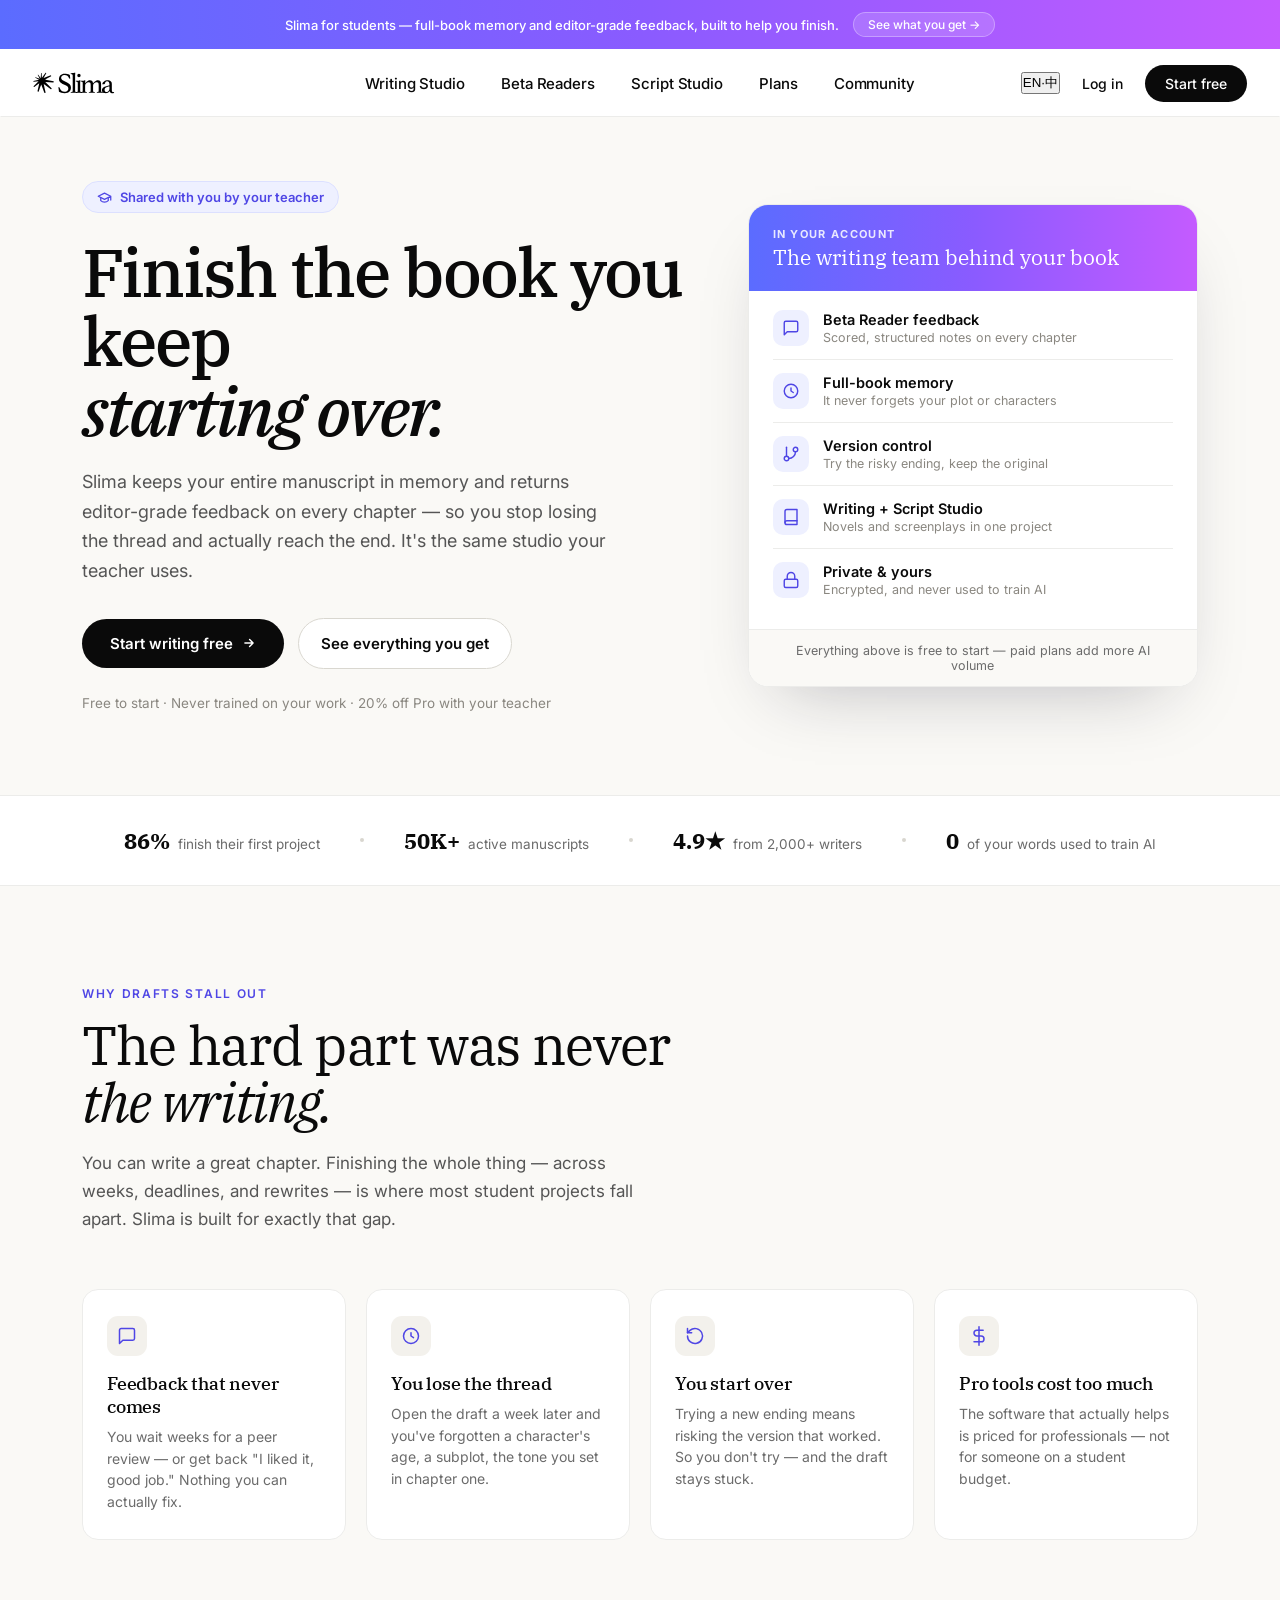
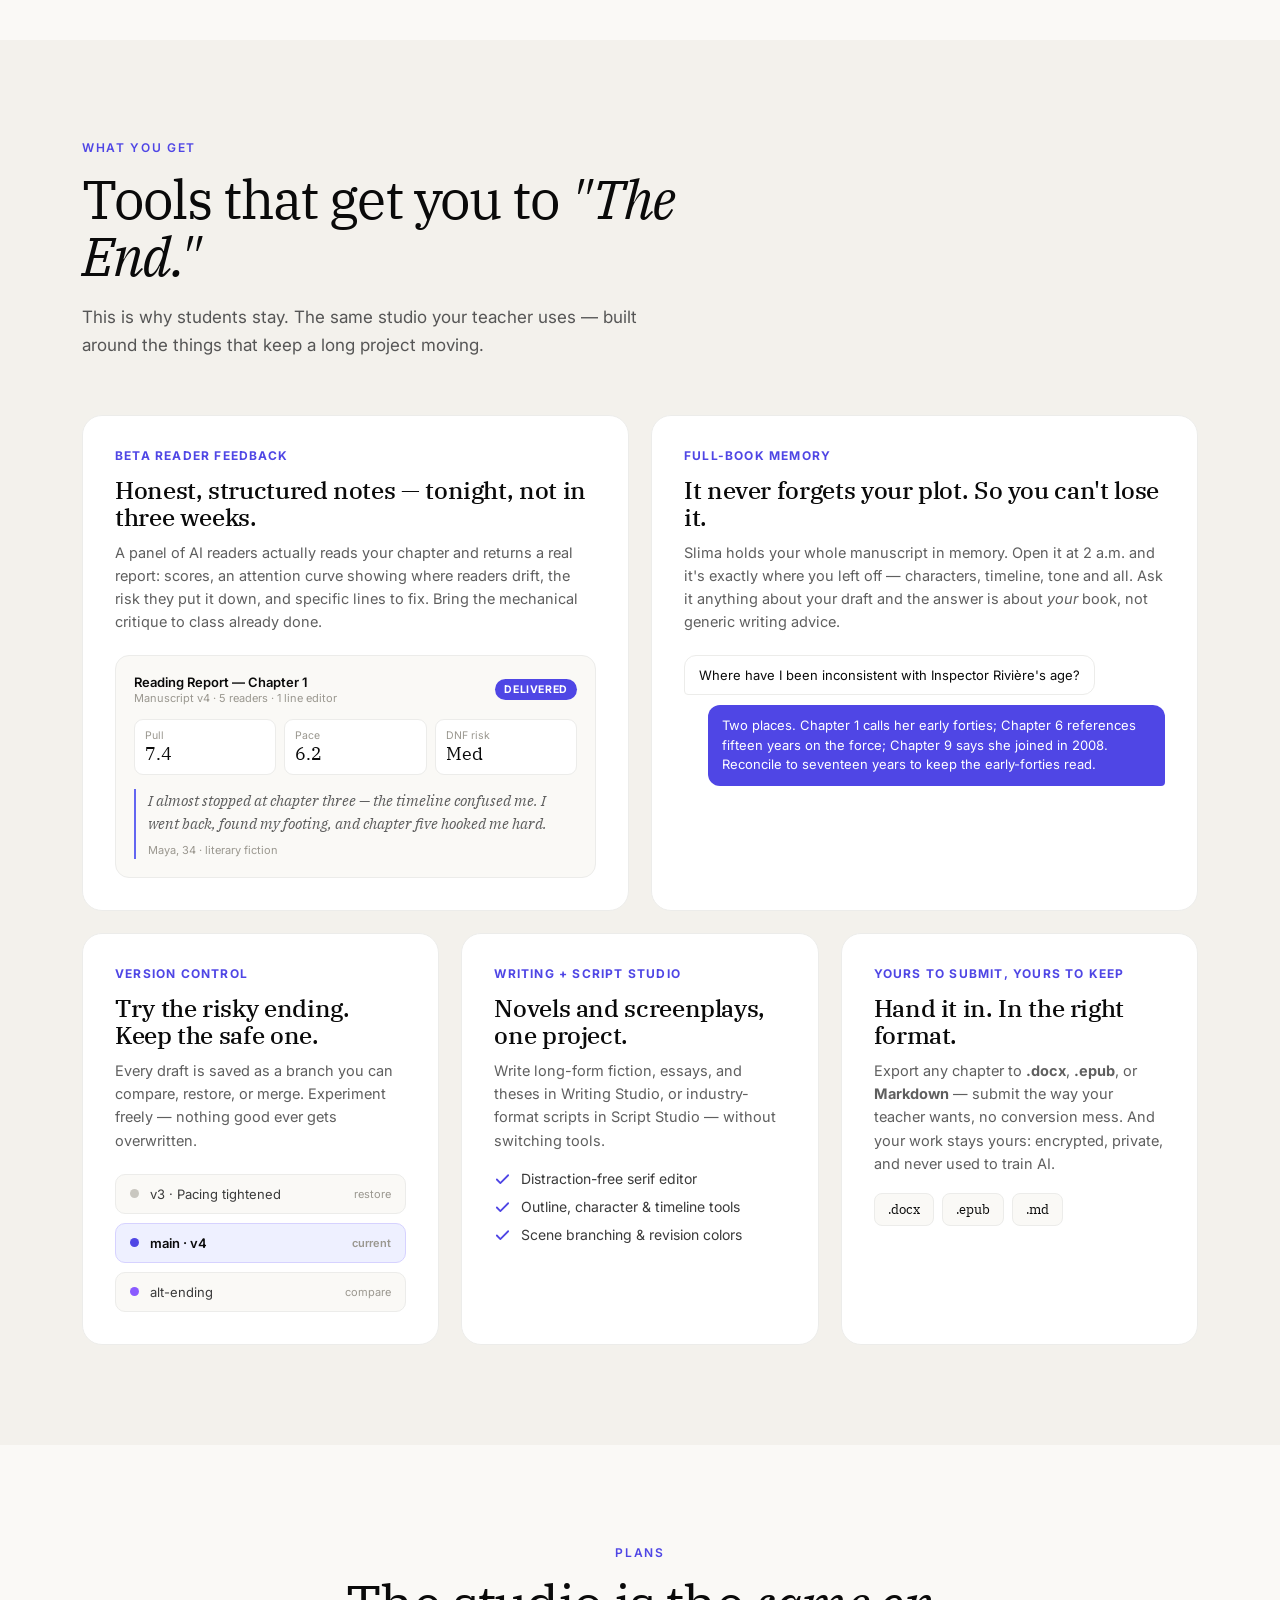
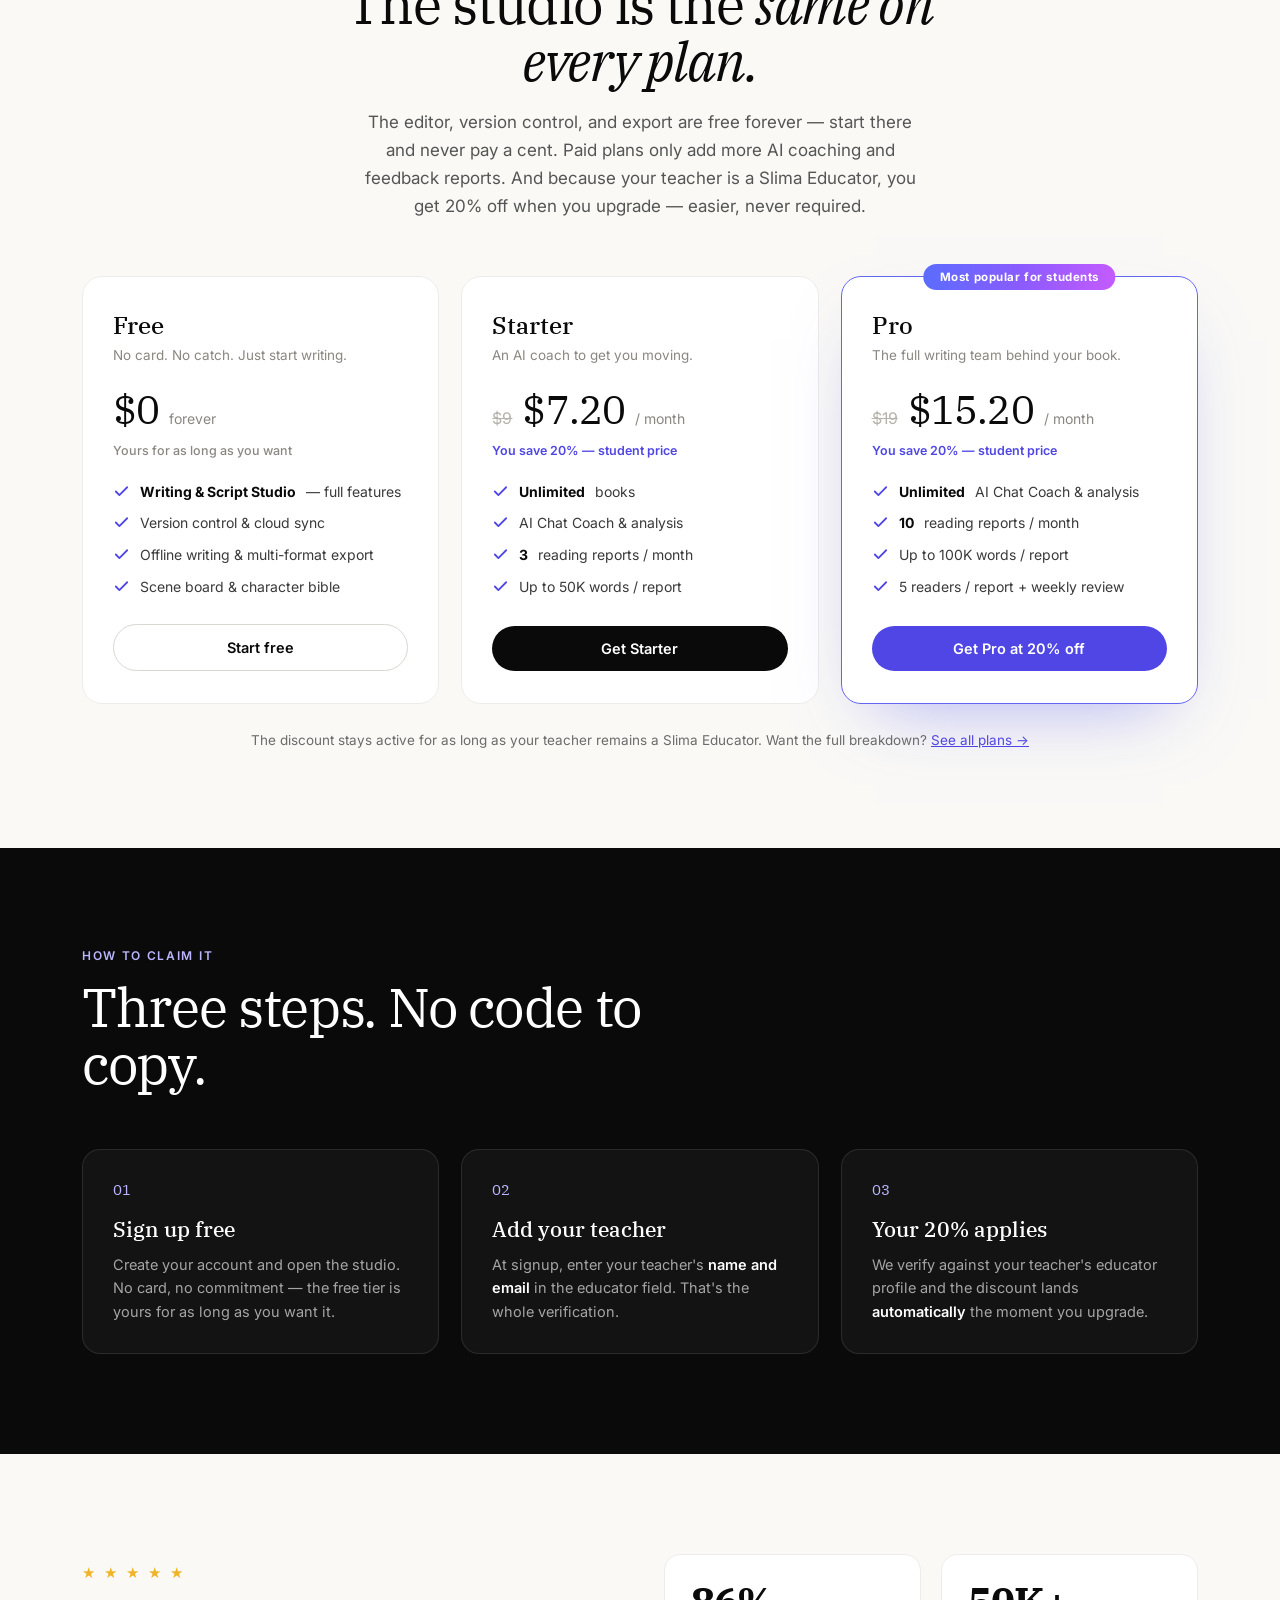
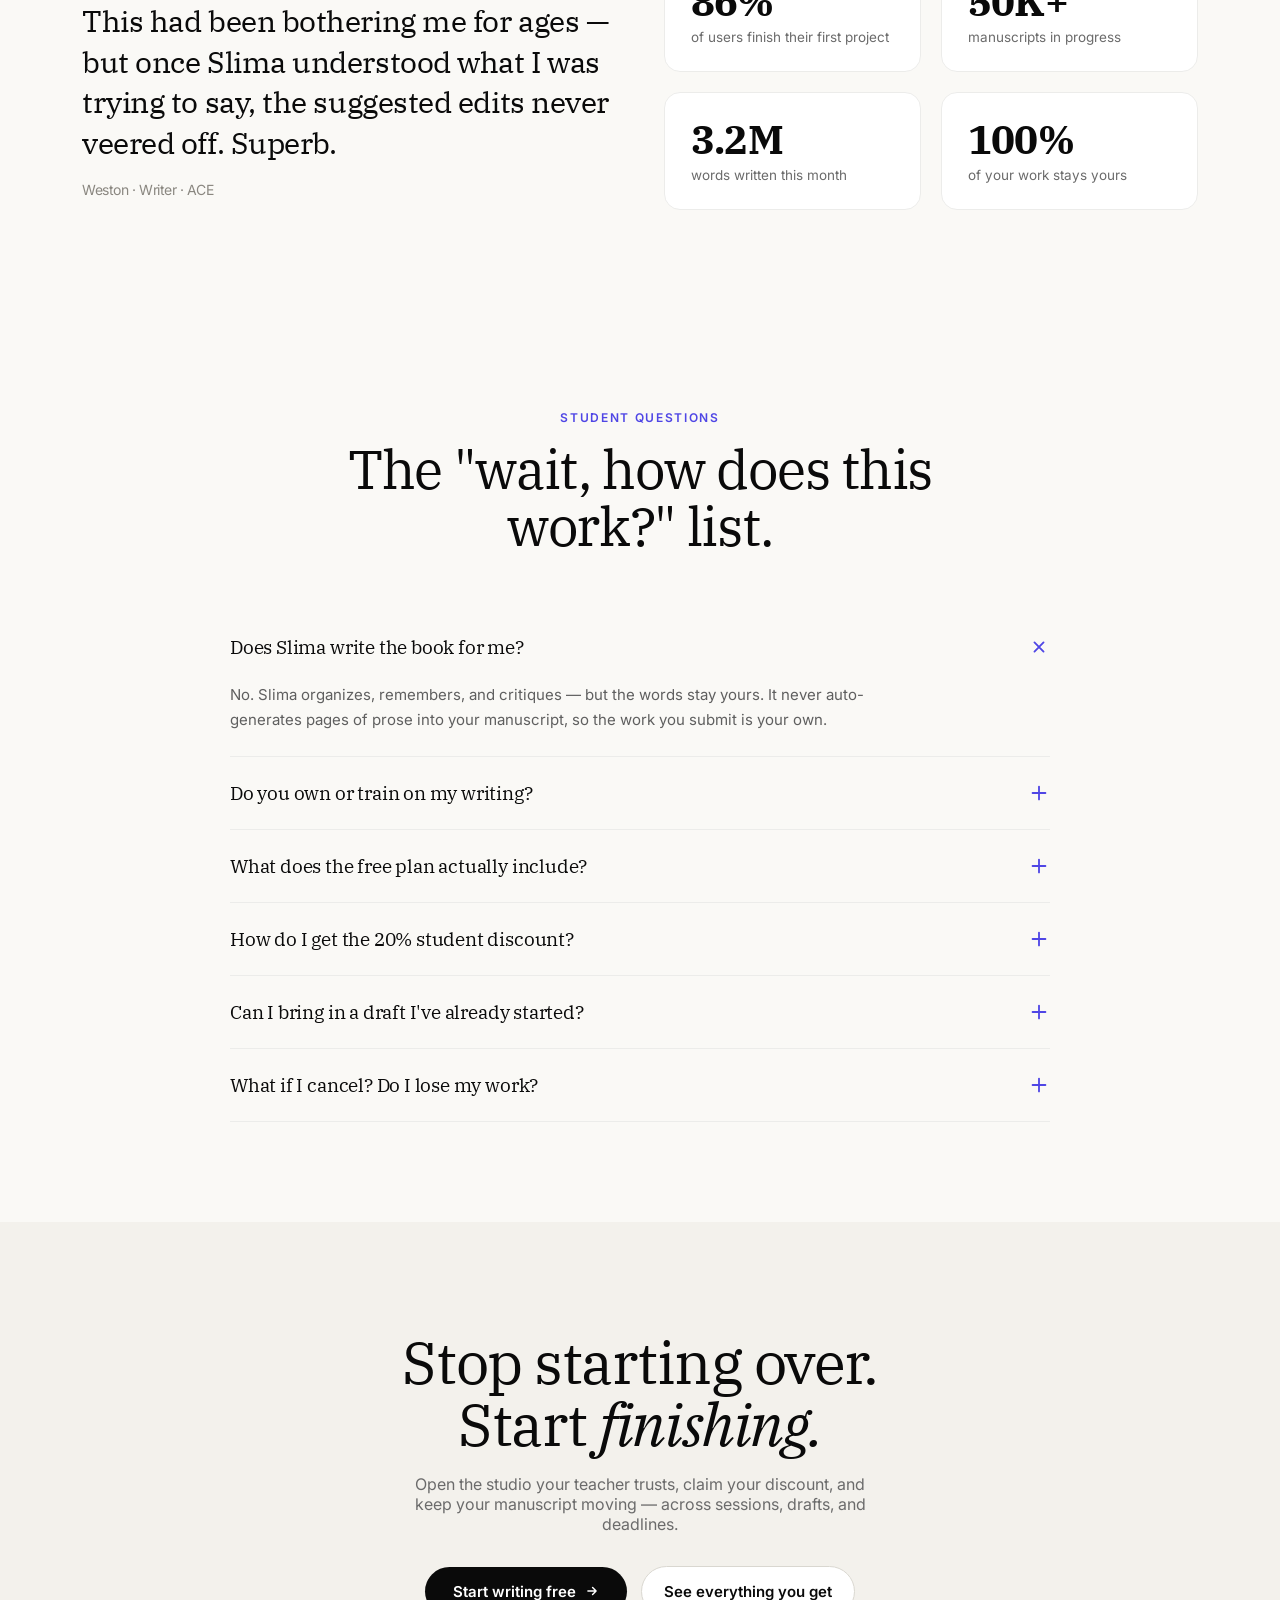
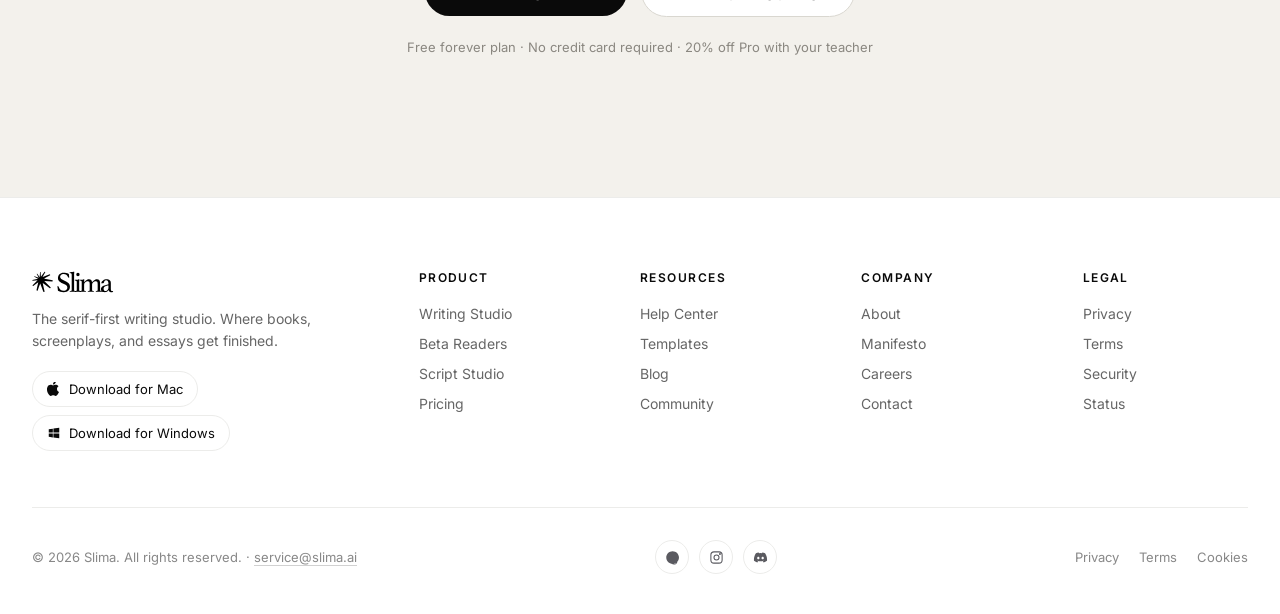
<file: education.html>
<!DOCTYPE html>
<html lang="en">
<head>
<meta charset="UTF-8">
<meta name="viewport" content="width=device-width, initial-scale=1.0">
<title>Slima for Students — Finish the book, at a student price</title>
<meta name="description" content="Your teacher uses Slima. Now you get it too — free to start, with 20% off Pro unlocked by your educator. Editor-grade feedback and full-book memory built to help you finish.">
<link rel="stylesheet" href="assets/marketing.css">
<style>
  /* ──────────────────────────────────────────────
     EDUCATION — student-first landing page
     Borrowed trust → student pain → perks → the
     teacher-unlocked discount. Indigo/violet accent
     borrowed from the brand promo gradient.
     ────────────────────────────────────────────── */
  :root {
    --edu:       #6366f1;
    --edu-deep:  #4f46e5;
    --edu-soft:  #eef0ff;
    --edu-grad:  linear-gradient(90deg, #5b6cff 0%, #8a5bff 50%, #c45bff 100%);
    --paper:     #faf9f6;
    --paper-2:   #f3f1ec;
    --rule:      #ececea;
    --ink-2:     #2a2a2e;
  }
  body { background: var(--paper); }

  /* On-load reveal (matches plan.html) */
  .reveal { opacity: 0; transform: translateY(18px); animation: rise 0.8s cubic-bezier(0.2, 0.8, 0.2, 1) forwards; }
  .reveal.d1 { animation-delay: 0.05s; }
  .reveal.d2 { animation-delay: 0.15s; }
  .reveal.d3 { animation-delay: 0.25s; }
  @keyframes rise { to { opacity: 1; transform: translateY(0); } }
  @media (prefers-reduced-motion: reduce) {
    .reveal { opacity: 1; transform: none; animation: none; }
  }

  .edu-wrap { max-width: 1180px; margin: 0 auto; padding: 0 32px; }
  .edu-eyebrow {
    font-size: 12px; font-weight: 600; letter-spacing: 0.14em;
    text-transform: uppercase; color: var(--edu-deep); margin-bottom: 16px;
  }
  .edu-h2 {
    font-family: 'IBM Plex Serif', serif; font-weight: 400;
    font-size: clamp(32px, 4.2vw, 54px); line-height: 1.06;
    letter-spacing: -0.025em; color: #0a0a0a;
  }
  .edu-h2 em { font-style: italic; }
  .edu-lead { font-size: 17px; line-height: 1.65; color: #555; max-width: 560px; }

  /* ── Education promo bar (replaces stock promo) ── */
  .promo.edu-promo { background: var(--edu-grad); }

  /* ════════════════ HERO ════════════════ */
  .edu-hero { padding: 64px 0 84px; background: var(--paper); }
  .edu-hero-grid {
    display: grid; grid-template-columns: 1.15fr 0.85fr; gap: 56px; align-items: center;
  }
  .edu-trust-tag {
    display: inline-flex; align-items: center; gap: 8px;
    background: var(--edu-soft); color: var(--edu-deep);
    border: 1px solid #dce0ff; border-radius: 100px;
    padding: 7px 14px; font-size: 13px; font-weight: 600; margin-bottom: 24px;
  }
  .edu-trust-tag svg { width: 15px; height: 15px; }
  .edu-hero h1 {
    font-family: 'IBM Plex Serif', serif; font-weight: 500;
    font-size: clamp(40px, 5.4vw, 68px); line-height: 1.02;
    letter-spacing: -0.03em; color: #0a0a0a; margin-bottom: 22px;
  }
  .edu-hero h1 em { font-style: italic; }
  .edu-hero .edu-lead { font-size: 18px; max-width: 540px; margin-bottom: 32px; }
  .edu-cta-row { display: flex; flex-wrap: wrap; gap: 14px; align-items: center; }
  .btn-primary {
    display: inline-flex; align-items: center; gap: 9px;
    background: #0a0a0a; color: #fff; text-decoration: none;
    padding: 15px 28px; border-radius: 100px; font-size: 15px; font-weight: 600;
    transition: transform 0.2s, background 0.2s, box-shadow 0.2s;
  }
  .btn-primary:hover { background: var(--edu-deep); transform: translateY(-2px); box-shadow: 0 14px 30px -12px rgba(79,70,229,0.5); }
  .btn-primary svg { width: 14px; height: 14px; transition: transform 0.2s; }
  .btn-primary:hover svg { transform: translateX(3px); }
  .btn-ghost {
    display: inline-flex; align-items: center; gap: 8px;
    color: #0a0a0a; text-decoration: none; padding: 15px 22px;
    border-radius: 100px; font-size: 15px; font-weight: 600;
    border: 1px solid #d9d7d0; background: #fff; transition: background 0.2s, border-color 0.2s;
  }
  .btn-ghost:hover { background: var(--paper-2); border-color: #c9c7c0; }
  .edu-hero-foot { margin-top: 26px; font-size: 13.5px; color: #8a8780; }

  /* Hero "student pass" card */
  .pass-card {
    background: #fff; border: 1px solid var(--rule); border-radius: 20px;
    box-shadow: 0 30px 70px -32px rgba(20,20,40,0.28); overflow: hidden;
  }
  .pass-head { background: var(--edu-grad); color: #fff; padding: 22px 24px; }
  .pass-head .k { font-size: 11px; font-weight: 700; letter-spacing: 0.12em; text-transform: uppercase; opacity: 0.85; }
  .pass-head .t { font-family: 'IBM Plex Serif', serif; font-size: 22px; margin-top: 4px; }
  .pass-body { padding: 8px 24px 22px; }
  .pass-row { display: flex; align-items: baseline; justify-content: space-between; gap: 12px; padding: 16px 0; border-bottom: 1px solid var(--rule); }
  .pass-row:last-child { border-bottom: 0; }
  .pass-row .name { font-weight: 600; font-size: 15px; color: #0a0a0a; }
  .pass-row .name span { display: block; font-weight: 400; font-size: 12.5px; color: #8a8780; margin-top: 2px; }
  .pass-row .price { text-align: right; white-space: nowrap; }
  .pass-row .price .now { font-family: 'IBM Plex Serif', serif; font-size: 22px; color: #0a0a0a; }
  .pass-row .price .was { font-size: 12.5px; color: #b6b3ab; text-decoration: line-through; margin-right: 6px; }
  .pass-row .price .per { font-size: 12px; color: #8a8780; }
  .pass-foot { background: var(--paper); padding: 14px 24px; font-size: 12.5px; color: #6b6b6b; text-align: center; border-top: 1px solid var(--rule); }

  /* Hero "what you get" feature card */
  .feat-card { background: #fff; border: 1px solid var(--rule); border-radius: 20px; box-shadow: 0 30px 70px -32px rgba(20,20,40,0.28); overflow: hidden; }
  .feat-head { background: var(--edu-grad); color: #fff; padding: 22px 24px; }
  .feat-head .k { font-size: 11px; font-weight: 700; letter-spacing: 0.12em; text-transform: uppercase; opacity: 0.85; }
  .feat-head .t { font-family: 'IBM Plex Serif', serif; font-size: 21px; margin-top: 4px; line-height: 1.15; }
  .feat-list { list-style: none; padding: 6px 24px 18px; }
  .feat-list li { display: flex; align-items: center; gap: 14px; padding: 13px 0; border-bottom: 1px solid var(--rule); }
  .feat-list li:last-child { border-bottom: 0; }
  .feat-list .ic { width: 36px; height: 36px; border-radius: 10px; background: var(--edu-soft); display: flex; align-items: center; justify-content: center; flex-shrink: 0; }
  .feat-list .ic svg { width: 18px; height: 18px; color: var(--edu-deep); }
  .feat-list .tx b { display: block; font-size: 14.5px; font-weight: 600; color: #0a0a0a; }
  .feat-list .tx span { display: block; font-size: 12.5px; color: #8a8780; margin-top: 2px; }
  .feat-foot { background: var(--paper); padding: 13px 24px; font-size: 12.5px; color: #6b6b6b; text-align: center; border-top: 1px solid var(--rule); }

  /* ════════════════ logos / trust strip ════════════════ */
  .edu-strip { padding: 30px 0; background: #fff; border-top: 1px solid var(--rule); border-bottom: 1px solid var(--rule); }
  .edu-strip-inner { display: flex; flex-wrap: wrap; align-items: center; justify-content: center; gap: 14px 40px; }
  .edu-strip .stat { display: flex; align-items: baseline; gap: 8px; }
  .edu-strip .stat b { font-family: 'IBM Plex Serif', serif; font-size: 22px; color: #0a0a0a; }
  .edu-strip .stat span { font-size: 13.5px; color: #6b6b6b; }
  .edu-strip .dot { width: 4px; height: 4px; border-radius: 50%; background: #d8d6cf; }

  /* ════════════════ section base ════════════════ */
  .edu-section { padding: 100px 0; }
  .edu-section.paper2 { background: var(--paper-2); }
  .edu-section.dark { background: #0a0a0a; color: #fff; }
  .edu-section.dark .edu-h2 { color: #fff; }
  .edu-section.dark .edu-eyebrow { color: #b9b6ff; }
  .edu-head { max-width: 640px; margin-bottom: 56px; }
  .edu-head.center { margin-left: auto; margin-right: auto; text-align: center; }

  /* ════════════════ PAIN ════════════════ */
  .pain-grid { display: grid; grid-template-columns: repeat(4, 1fr); gap: 20px; }
  .pain-card {
    background: #fff; border: 1px solid var(--rule); border-radius: 16px; padding: 26px 24px;
    transition: transform 0.25s, box-shadow 0.25s;
  }
  .pain-card:hover { transform: translateY(-3px); box-shadow: 0 18px 40px -22px rgba(20,20,40,0.22); }
  .pain-card .icn { width: 40px; height: 40px; border-radius: 11px; background: var(--paper-2); display: flex; align-items: center; justify-content: center; margin-bottom: 16px; }
  .pain-card .icn svg { width: 20px; height: 20px; color: var(--edu-deep); }
  .pain-card h3 { font-family: 'IBM Plex Serif', serif; font-weight: 500; font-size: 18px; color: #0a0a0a; margin-bottom: 8px; letter-spacing: -0.01em; }
  .pain-card p { font-size: 14px; line-height: 1.55; color: #6b6b6b; }

  /* ════════════════ PERKS ════════════════ */
  .perk-grid { display: grid; grid-template-columns: repeat(12, 1fr); gap: 22px; }
  .perk {
    background: #fff; border: 1px solid var(--rule); border-radius: 20px; padding: 32px;
    display: flex; flex-direction: column; transition: transform 0.25s, box-shadow 0.25s, border-color 0.25s;
  }
  .perk:hover { transform: translateY(-3px); box-shadow: 0 22px 50px -26px rgba(20,20,40,0.24); border-color: #e0deff; }
  .perk.span6 { grid-column: span 6; }
  .perk.span4 { grid-column: span 4; }
  .perk-kicker { font-size: 12px; font-weight: 700; letter-spacing: 0.1em; text-transform: uppercase; color: var(--edu-deep); margin-bottom: 14px; }
  .perk h3 { font-family: 'IBM Plex Serif', serif; font-weight: 500; font-size: 24px; line-height: 1.12; letter-spacing: -0.015em; color: #0a0a0a; margin-bottom: 10px; }
  .perk p { font-size: 14.5px; line-height: 1.6; color: #5f5f5f; }
  .perk .perk-visual { margin-top: 22px; }

  /* mini beta-reader report */
  .mini-report { background: var(--paper); border: 1px solid var(--rule); border-radius: 14px; padding: 18px; }
  .mini-report .mr-top { display: flex; align-items: center; justify-content: space-between; margin-bottom: 14px; }
  .mini-report .mr-title { font-weight: 600; font-size: 13px; color: #0a0a0a; }
  .mini-report .mr-title span { display: block; font-weight: 400; font-size: 11px; color: #9a978f; margin-top: 1px; }
  .mini-report .mr-badge { font-size: 10.5px; font-weight: 700; letter-spacing: 0.06em; text-transform: uppercase; color: #fff; background: var(--edu-deep); padding: 4px 9px; border-radius: 100px; }
  .mr-scores { display: grid; grid-template-columns: repeat(3, 1fr); gap: 8px; margin-bottom: 14px; }
  .mr-score { background: #fff; border: 1px solid var(--rule); border-radius: 9px; padding: 9px 10px; }
  .mr-score .lab { font-size: 10.5px; color: #9a978f; }
  .mr-score .val { font-family: 'IBM Plex Serif', serif; font-size: 18px; color: #0a0a0a; }
  .mr-quote { font-family: 'IBM Plex Serif', serif; font-style: italic; font-size: 13px; line-height: 1.5; color: #3a3a3a; border-left: 2px solid var(--edu); padding-left: 12px; }
  .mr-quote .who { display: block; font-style: normal; font-family: 'Inter', sans-serif; font-size: 11px; color: #9a978f; margin-top: 6px; }

  /* memory chat bubble */
  .mem-chat { display: flex; flex-direction: column; gap: 10px; }
  .mem-q { align-self: flex-start; background: #fff; border: 1px solid var(--rule); border-radius: 12px 12px 12px 4px; padding: 11px 14px; font-size: 13px; color: #0a0a0a; max-width: 90%; }
  .mem-a { align-self: flex-end; background: var(--edu-deep); color: #fff; border-radius: 12px 12px 4px 12px; padding: 11px 14px; font-size: 13px; line-height: 1.5; max-width: 95%; }

  /* version branches */
  .branches { display: flex; flex-direction: column; gap: 9px; }
  .branch { display: flex; align-items: center; gap: 11px; background: var(--paper); border: 1px solid var(--rule); border-radius: 10px; padding: 11px 14px; font-size: 13px; color: #3a3a3a; }
  .branch .b-dot { width: 9px; height: 9px; border-radius: 50%; flex-shrink: 0; }
  .branch.cur { border-color: #d6d2ff; background: var(--edu-soft); color: #0a0a0a; font-weight: 600; }
  .branch .b-tag { margin-left: auto; font-size: 11px; color: #9a978f; }

  /* small feature list inside perk */
  .perk-list { list-style: none; margin-top: 18px; display: flex; flex-direction: column; gap: 10px; }
  .perk-list li { display: flex; align-items: flex-start; gap: 10px; font-size: 14px; color: #3a3a3a; }
  .perk-list svg { width: 17px; height: 17px; color: var(--edu-deep); flex-shrink: 0; margin-top: 1px; }

  /* export formats chips */
  .fmt-chips { display: flex; flex-wrap: wrap; gap: 8px; margin-top: 18px; }
  .fmt-chips span { font-family: 'IBM Plex Serif', serif; font-size: 13px; color: #0a0a0a; background: var(--paper); border: 1px solid var(--rule); border-radius: 8px; padding: 7px 13px; }

  /* ════════════════ PRICING ════════════════ */
  .price-grid { display: grid; grid-template-columns: repeat(3, 1fr); gap: 22px; align-items: stretch; }
  .plan-card { position: relative; background: #fff; border: 1px solid var(--rule); border-radius: 20px; padding: 32px 30px; display: flex; flex-direction: column; }
  .plan-card.hot { border: 1.5px solid var(--edu); box-shadow: 0 30px 70px -34px rgba(99,102,241,0.55); }
  .plan-card .badge { position: absolute; top: -13px; left: 50%; transform: translateX(-50%); background: var(--edu-grad); color: #fff; font-size: 11.5px; font-weight: 700; letter-spacing: 0.05em; padding: 6px 16px; border-radius: 100px; white-space: nowrap; }
  .plan-card h3 { font-family: 'IBM Plex Serif', serif; font-weight: 500; font-size: 24px; color: #0a0a0a; }
  .plan-card .tagline { font-size: 13.5px; color: #8a8780; margin: 6px 0 20px; }
  .plan-price { display: flex; align-items: baseline; gap: 10px; }
  .plan-price .was { font-size: 16px; color: #b6b3ab; text-decoration: line-through; }
  .plan-price .now { font-family: 'IBM Plex Serif', serif; font-size: 40px; color: #0a0a0a; letter-spacing: -0.02em; }
  .plan-price .per { font-size: 14px; color: #8a8780; }
  .plan-save { margin-top: 8px; font-size: 12.5px; font-weight: 600; color: var(--edu-deep); }
  .plan-save.zero { color: #8a8780; font-weight: 500; }
  .plan-card ul { list-style: none; margin: 24px 0 28px; display: flex; flex-direction: column; gap: 12px; }
  .plan-card li { display: flex; align-items: flex-start; gap: 10px; font-size: 14px; line-height: 1.4; color: #3a3a3a; }
  .plan-card li svg { width: 17px; height: 17px; color: var(--edu-deep); flex-shrink: 0; margin-top: 1px; }
  .plan-card li strong { color: #0a0a0a; }
  .plan-cta { margin-top: auto; display: block; text-align: center; text-decoration: none; padding: 14px 20px; border-radius: 100px; font-size: 14.5px; font-weight: 600; transition: transform 0.2s, background 0.2s; }
  .plan-cta.solid { background: #0a0a0a; color: #fff; }
  .plan-cta.solid:hover { background: var(--edu-deep); transform: translateY(-2px); }
  .plan-cta.hot { background: var(--edu-deep); color: #fff; }
  .plan-cta.hot:hover { background: #4338ca; transform: translateY(-2px); }
  .plan-cta.line { border: 1px solid #d9d7d0; color: #0a0a0a; }
  .plan-cta.line:hover { background: var(--paper-2); transform: translateY(-2px); }
  .price-note { text-align: center; margin-top: 28px; font-size: 13.5px; color: #6b6b6b; }
  .price-note a { color: var(--edu-deep); }

  /* ════════════════ HOW TO CLAIM ════════════════ */
  .steps-grid { display: grid; grid-template-columns: repeat(3, 1fr); gap: 22px; }
  .step { background: rgba(255,255,255,0.04); border: 1px solid rgba(255,255,255,0.1); border-radius: 18px; padding: 30px; }
  .step .num { font-family: 'IBM Plex Serif', serif; font-size: 15px; color: #b9b6ff; margin-bottom: 16px; }
  .step h3 { font-family: 'IBM Plex Serif', serif; font-weight: 500; font-size: 21px; color: #fff; margin-bottom: 10px; }
  .step p { font-size: 14.5px; line-height: 1.6; color: rgba(255,255,255,0.62); }
  .step p em { color: #fff; font-style: normal; font-weight: 600; }

  /* ════════════════ PROOF ════════════════ */
  .proof-grid { display: grid; grid-template-columns: 1fr 1fr; gap: 48px; align-items: center; }
  .proof-stats { display: grid; grid-template-columns: 1fr 1fr; gap: 20px; }
  .proof-stat { background: #fff; border: 1px solid var(--rule); border-radius: 16px; padding: 26px; }
  .proof-stat b { display: block; font-family: 'IBM Plex Serif', serif; font-size: 40px; line-height: 1; color: #0a0a0a; letter-spacing: -0.02em; }
  .proof-stat span { display: block; margin-top: 8px; font-size: 13.5px; color: #6b6b6b; }
  .proof-quote { font-family: 'IBM Plex Serif', serif; font-size: clamp(22px, 2.4vw, 30px); line-height: 1.35; color: #0a0a0a; letter-spacing: -0.015em; }
  .proof-quote .stars { color: #f0b429; font-size: 15px; letter-spacing: 3px; margin-bottom: 18px; }
  .proof-quote .who { font-family: 'Inter', sans-serif; font-size: 14px; color: #8a8780; margin-top: 18px; }

  /* ════════════════ FAQ ════════════════ */
  .faq-list { max-width: 820px; margin: 0 auto; }
  .faq-item { border-bottom: 1px solid var(--rule); }
  .faq-item summary { list-style: none; cursor: pointer; padding: 24px 0; display: flex; align-items: center; justify-content: space-between; gap: 20px; font-family: 'IBM Plex Serif', serif; font-size: 19px; color: #0a0a0a; letter-spacing: -0.01em; }
  .faq-item summary::-webkit-details-marker { display: none; }
  .faq-item summary .chev { width: 22px; height: 22px; flex-shrink: 0; color: var(--edu-deep); transition: transform 0.25s; }
  .faq-item[open] summary .chev { transform: rotate(45deg); }
  .faq-item .ans { padding: 0 0 24px; font-size: 15px; line-height: 1.65; color: #5f5f5f; max-width: 680px; }

  /* ════════════════ FINAL CTA ════════════════ */
  .final { text-align: center; padding: 110px 0; background: var(--paper-2); }
  .final h2 { font-family: 'IBM Plex Serif', serif; font-weight: 400; font-size: clamp(34px, 4.6vw, 60px); line-height: 1.05; letter-spacing: -0.025em; color: #0a0a0a; margin-bottom: 18px; }
  .final h2 em { font-style: italic; }
  .final p { font-size: 16px; color: #6b6b6b; max-width: 480px; margin: 0 auto 32px; }
  .final .edu-cta-row { justify-content: center; }
  .final .micro { margin-top: 22px; font-size: 13px; color: #8a8780; }

  /* ════════════════ RESPONSIVE ════════════════ */
  @media (max-width: 980px) {
    .edu-hero-grid { grid-template-columns: 1fr; gap: 44px; }
    .pass-card { max-width: 440px; }
    .pain-grid { grid-template-columns: 1fr 1fr; }
    .perk.span6, .perk.span4 { grid-column: span 12; }
    .price-grid { grid-template-columns: 1fr; max-width: 440px; margin: 0 auto; }
    .steps-grid { grid-template-columns: 1fr; }
    .proof-grid { grid-template-columns: 1fr; gap: 36px; }
  }
  @media (max-width: 560px) {
    .edu-wrap { padding: 0 20px; }
    .edu-section { padding: 72px 0; }
    .pain-grid { grid-template-columns: 1fr; }
    .proof-stats { grid-template-columns: 1fr 1fr; }
    .edu-strip .dot { display: none; }
    .edu-cta-row .btn-primary, .edu-cta-row .btn-ghost { width: 100%; justify-content: center; }
  }
</style>
</head>
<body>

<!-- PROMO -->
<div class="promo edu-promo">
  <span>Slima for students — full-book memory and editor-grade feedback, built to help you finish.</span>
  <a href="#what-you-get">See what you get →</a>
</div>

<!-- NAV -->
<nav class="nav">
  <a href="index.html" class="nav-logo" aria-label="Slima — home">
    <img src="assets/logo.svg" alt="Slima" class="slima-logo">
  </a>
  <ul class="nav-links">
    <li><a href="writing-studio.html">Writing Studio</a></li>
    <li><a href="beta-reader.html">Beta Readers</a></li>
    <li><a href="script-studio.html">Script Studio</a></li>
    <li><a href="plan.html">Plans</a></li>
    <li><a href="https://discord.gg/vBh9c7ErXv" target="_blank" rel="noopener">Community</a></li>
  </ul>
  <div class="nav-right">
    <button class="lang-toggle" aria-label="Toggle language">
      <span class="lang lang-en is-active">EN</span><span class="sep">·</span><span class="lang lang-zh">中</span>
    </button>
    <a href="login.html">Log in</a>
    <a href="register.html?plan=free&ref=education" class="nav-cta">Start free</a>
    <button class="nav-hamburger"><span></span><span></span><span></span></button>
  </div>
</nav>

<!-- ════════════════ HERO ════════════════ -->
<section class="edu-hero">
  <div class="edu-wrap">
    <div class="edu-hero-grid">
      <div class="reveal d1">
        <span class="edu-trust-tag">
          <svg viewBox="0 0 24 24" fill="none" stroke="currentColor" stroke-width="2" stroke-linecap="round" stroke-linejoin="round"><path d="M22 10v6M2 10l10-5 10 5-10 5z"/><path d="M6 12v5c3 3 9 3 12 0v-5"/></svg>
          Shared with you by your teacher
        </span>
        <h1>Finish the book you keep<br><em>starting over.</em></h1>
        <p class="edu-lead">Slima keeps your entire manuscript in memory and returns editor-grade feedback on every chapter — so you stop losing the thread and actually reach the end. It's the same studio your teacher uses.</p>
        <div class="edu-cta-row">
          <a href="register.html?plan=free&ref=education" class="btn-primary">Start writing free
            <svg viewBox="0 0 24 24" fill="none" stroke="currentColor" stroke-width="2.5" stroke-linecap="round" stroke-linejoin="round"><path d="M5 12h14M13 6l6 6-6 6"/></svg>
          </a>
          <a href="#what-you-get" class="btn-ghost">See everything you get</a>
        </div>
        <p class="edu-hero-foot">Free to start · Never trained on your work · 20% off Pro with your teacher</p>
      </div>

      <div class="reveal d2">
        <div class="feat-card" role="img" aria-label="What you get in your Slima account: Beta Reader feedback, full-book memory, version control, both studios, and private encrypted storage that is never used to train AI.">
          <div class="feat-head">
            <div class="k">In your account</div>
            <div class="t">The writing team behind your book</div>
          </div>
          <ul class="feat-list">
            <li>
              <span class="ic"><svg viewBox="0 0 24 24" fill="none" stroke="currentColor" stroke-width="1.9" stroke-linecap="round" stroke-linejoin="round"><path d="M21 15a2 2 0 0 1-2 2H7l-4 4V5a2 2 0 0 1 2-2h14a2 2 0 0 1 2 2z"/></svg></span>
              <span class="tx"><b>Beta Reader feedback</b><span>Scored, structured notes on every chapter</span></span>
            </li>
            <li>
              <span class="ic"><svg viewBox="0 0 24 24" fill="none" stroke="currentColor" stroke-width="1.9" stroke-linecap="round" stroke-linejoin="round"><path d="M12 8v4l3 2"/><circle cx="12" cy="12" r="9"/></svg></span>
              <span class="tx"><b>Full-book memory</b><span>It never forgets your plot or characters</span></span>
            </li>
            <li>
              <span class="ic"><svg viewBox="0 0 24 24" fill="none" stroke="currentColor" stroke-width="1.9" stroke-linecap="round" stroke-linejoin="round"><path d="M6 3v12"/><circle cx="6" cy="18" r="3"/><circle cx="18" cy="6" r="3"/><path d="M18 9a9 9 0 0 1-9 9"/></svg></span>
              <span class="tx"><b>Version control</b><span>Try the risky ending, keep the original</span></span>
            </li>
            <li>
              <span class="ic"><svg viewBox="0 0 24 24" fill="none" stroke="currentColor" stroke-width="1.9" stroke-linecap="round" stroke-linejoin="round"><path d="M4 19.5A2.5 2.5 0 0 1 6.5 17H20"/><path d="M6.5 2H20v20H6.5A2.5 2.5 0 0 1 4 19.5v-15A2.5 2.5 0 0 1 6.5 2z"/></svg></span>
              <span class="tx"><b>Writing + Script Studio</b><span>Novels and screenplays in one project</span></span>
            </li>
            <li>
              <span class="ic"><svg viewBox="0 0 24 24" fill="none" stroke="currentColor" stroke-width="1.9" stroke-linecap="round" stroke-linejoin="round"><rect x="3" y="11" width="18" height="11" rx="2"/><path d="M7 11V7a5 5 0 0 1 10 0v4"/></svg></span>
              <span class="tx"><b>Private &amp; yours</b><span>Encrypted, and never used to train AI</span></span>
            </li>
          </ul>
          <div class="feat-foot">Everything above is free to start — paid plans add more AI volume</div>
        </div>
      </div>
    </div>
  </div>
</section>

<!-- ════════════════ TRUST STRIP ════════════════ -->
<div class="edu-strip">
  <div class="edu-strip-inner edu-wrap reveal">
    <div class="stat"><b>86%</b><span>finish their first project</span></div>
    <span class="dot"></span>
    <div class="stat"><b>50K+</b><span>active manuscripts</span></div>
    <span class="dot"></span>
    <div class="stat"><b>4.9★</b><span>from 2,000+ writers</span></div>
    <span class="dot"></span>
    <div class="stat"><b>0</b><span>of your words used to train AI</span></div>
  </div>
</div>

<!-- ════════════════ PAIN ════════════════ -->
<section class="edu-section">
  <div class="edu-wrap">
    <div class="edu-head reveal">
      <div class="edu-eyebrow">Why drafts stall out</div>
      <h2 class="edu-h2">The hard part was never <em>the writing.</em></h2>
      <p class="edu-lead" style="margin-top:18px;">You can write a great chapter. Finishing the whole thing — across weeks, deadlines, and rewrites — is where most student projects fall apart. Slima is built for exactly that gap.</p>
    </div>
    <div class="pain-grid reveal d1">
      <div class="pain-card">
        <div class="icn"><svg viewBox="0 0 24 24" fill="none" stroke="currentColor" stroke-width="1.8" stroke-linecap="round" stroke-linejoin="round"><path d="M21 15a2 2 0 0 1-2 2H7l-4 4V5a2 2 0 0 1 2-2h14a2 2 0 0 1 2 2z"/></svg></div>
        <h3>Feedback that never comes</h3>
        <p>You wait weeks for a peer review — or get back "I liked it, good job." Nothing you can actually fix.</p>
      </div>
      <div class="pain-card">
        <div class="icn"><svg viewBox="0 0 24 24" fill="none" stroke="currentColor" stroke-width="1.8" stroke-linecap="round" stroke-linejoin="round"><path d="M12 8v4l3 2"/><circle cx="12" cy="12" r="9"/></svg></div>
        <h3>You lose the thread</h3>
        <p>Open the draft a week later and you've forgotten a character's age, a subplot, the tone you set in chapter one.</p>
      </div>
      <div class="pain-card">
        <div class="icn"><svg viewBox="0 0 24 24" fill="none" stroke="currentColor" stroke-width="1.8" stroke-linecap="round" stroke-linejoin="round"><path d="M3 12a9 9 0 1 0 3-6.7L3 8"/><path d="M3 3v5h5"/></svg></div>
        <h3>You start over</h3>
        <p>Trying a new ending means risking the version that worked. So you don't try — and the draft stays stuck.</p>
      </div>
      <div class="pain-card">
        <div class="icn"><svg viewBox="0 0 24 24" fill="none" stroke="currentColor" stroke-width="1.8" stroke-linecap="round" stroke-linejoin="round"><path d="M12 1v22M17 5H9.5a3.5 3.5 0 0 0 0 7h5a3.5 3.5 0 0 1 0 7H6"/></svg></div>
        <h3>Pro tools cost too much</h3>
        <p>The software that actually helps is priced for professionals — not for someone on a student budget.</p>
      </div>
    </div>
  </div>
</section>

<!-- ════════════════ PERKS ════════════════ -->
<section class="edu-section paper2" id="what-you-get">
  <div class="edu-wrap">
    <div class="edu-head reveal">
      <div class="edu-eyebrow">What you get</div>
      <h2 class="edu-h2">Tools that get you to <em>"The End."</em></h2>
      <p class="edu-lead" style="margin-top:18px;">This is why students stay. The same studio your teacher uses — built around the things that keep a long project moving.</p>
    </div>

    <div class="perk-grid">
      <!-- Beta Reader (big) -->
      <article class="perk span6 reveal d1">
        <div class="perk-kicker">Beta Reader feedback</div>
        <h3>Honest, structured notes — tonight, not in three weeks.</h3>
        <p>A panel of AI readers actually reads your chapter and returns a real report: scores, an attention curve showing where readers drift, the risk they put it down, and specific lines to fix. Bring the mechanical critique to class already done.</p>
        <div class="perk-visual">
          <div class="mini-report">
            <div class="mr-top">
              <div class="mr-title">Reading Report — Chapter 1<span>Manuscript v4 · 5 readers · 1 line editor</span></div>
              <div class="mr-badge">Delivered</div>
            </div>
            <div class="mr-scores">
              <div class="mr-score"><div class="lab">Pull</div><div class="val">7.4</div></div>
              <div class="mr-score"><div class="lab">Pace</div><div class="val">6.2</div></div>
              <div class="mr-score"><div class="lab">DNF risk</div><div class="val">Med</div></div>
            </div>
            <p class="mr-quote">I almost stopped at chapter three — the timeline confused me. I went back, found my footing, and chapter five hooked me hard.
              <span class="who">Maya, 34 · literary fiction</span>
            </p>
          </div>
        </div>
      </article>

      <!-- Full-book memory (big) -->
      <article class="perk span6 reveal d2">
        <div class="perk-kicker">Full-book memory</div>
        <h3>It never forgets your plot. So you can't lose it.</h3>
        <p>Slima holds your whole manuscript in memory. Open it at 2 a.m. and it's exactly where you left off — characters, timeline, tone and all. Ask it anything about your draft and the answer is about <em>your</em> book, not generic writing advice.</p>
        <div class="perk-visual">
          <div class="mem-chat">
            <div class="mem-q">Where have I been inconsistent with Inspector Rivière's age?</div>
            <div class="mem-a">Two places. Chapter 1 calls her early forties; Chapter 6 references fifteen years on the force; Chapter 9 says she joined in 2008. Reconcile to seventeen years to keep the early-forties read.</div>
          </div>
        </div>
      </article>

      <!-- Version branching -->
      <article class="perk span4 reveal d1">
        <div class="perk-kicker">Version control</div>
        <h3>Try the risky ending. Keep the safe one.</h3>
        <p>Every draft is saved as a branch you can compare, restore, or merge. Experiment freely — nothing good ever gets overwritten.</p>
        <div class="perk-visual">
          <div class="branches">
            <div class="branch"><span class="b-dot" style="background:#c9c7c0"></span>v3 · Pacing tightened<span class="b-tag">restore</span></div>
            <div class="branch cur"><span class="b-dot" style="background:var(--edu-deep)"></span>main · v4<span class="b-tag">current</span></div>
            <div class="branch"><span class="b-dot" style="background:#8a5bff"></span>alt-ending<span class="b-tag">compare</span></div>
          </div>
        </div>
      </article>

      <!-- Two studios -->
      <article class="perk span4 reveal d2">
        <div class="perk-kicker">Writing + Script Studio</div>
        <h3>Novels and screenplays, one project.</h3>
        <p>Write long-form fiction, essays, and theses in Writing Studio, or industry-format scripts in Script Studio — without switching tools.</p>
        <ul class="perk-list">
          <li><svg viewBox="0 0 24 24" fill="none" stroke="currentColor" stroke-width="2.5" stroke-linecap="round" stroke-linejoin="round"><polyline points="20 6 9 17 4 12"/></svg>Distraction-free serif editor</li>
          <li><svg viewBox="0 0 24 24" fill="none" stroke="currentColor" stroke-width="2.5" stroke-linecap="round" stroke-linejoin="round"><polyline points="20 6 9 17 4 12"/></svg>Outline, character &amp; timeline tools</li>
          <li><svg viewBox="0 0 24 24" fill="none" stroke="currentColor" stroke-width="2.5" stroke-linecap="round" stroke-linejoin="round"><polyline points="20 6 9 17 4 12"/></svg>Scene branching &amp; revision colors</li>
        </ul>
      </article>

      <!-- Export + ownership -->
      <article class="perk span4 reveal d3">
        <div class="perk-kicker">Yours to submit, yours to keep</div>
        <h3>Hand it in. In the right format.</h3>
        <p>Export any chapter to <strong>.docx</strong>, <strong>.epub</strong>, or <strong>Markdown</strong> — submit the way your teacher wants, no conversion mess. And your work stays yours: encrypted, private, and never used to train AI.</p>
        <div class="fmt-chips">
          <span>.docx</span><span>.epub</span><span>.md</span>
        </div>
      </article>
    </div>
  </div>
</section>

<!-- ════════════════ PRICING ════════════════ -->
<section class="edu-section" id="pricing">
  <div class="edu-wrap">
    <div class="edu-head center reveal">
      <div class="edu-eyebrow">Plans</div>
      <h2 class="edu-h2">The studio is the <em>same on every plan.</em></h2>
      <p class="edu-lead" style="margin:18px auto 0;">The editor, version control, and export are free forever — start there and never pay a cent. Paid plans only add more AI coaching and feedback reports. And because your teacher is a Slima Educator, you get 20% off when you upgrade — easier, never required.</p>
    </div>

    <div class="price-grid reveal d1">
      <!-- FREE -->
      <article class="plan-card">
        <h3>Free</h3>
        <p class="tagline">No card. No catch. Just start writing.</p>
        <div class="plan-price"><span class="now">$0</span><span class="per">forever</span></div>
        <div class="plan-save zero">Yours for as long as you want</div>
        <ul>
          <li><svg viewBox="0 0 24 24" fill="none" stroke="currentColor" stroke-width="2.5" stroke-linecap="round" stroke-linejoin="round"><polyline points="20 6 9 17 4 12"/></svg><strong>Writing &amp; Script Studio</strong> — full features</li>
          <li><svg viewBox="0 0 24 24" fill="none" stroke="currentColor" stroke-width="2.5" stroke-linecap="round" stroke-linejoin="round"><polyline points="20 6 9 17 4 12"/></svg>Version control &amp; cloud sync</li>
          <li><svg viewBox="0 0 24 24" fill="none" stroke="currentColor" stroke-width="2.5" stroke-linecap="round" stroke-linejoin="round"><polyline points="20 6 9 17 4 12"/></svg>Offline writing &amp; multi-format export</li>
          <li><svg viewBox="0 0 24 24" fill="none" stroke="currentColor" stroke-width="2.5" stroke-linecap="round" stroke-linejoin="round"><polyline points="20 6 9 17 4 12"/></svg>Scene board &amp; character bible</li>
        </ul>
        <a href="register.html?plan=free&ref=education" class="plan-cta line">Start free</a>
      </article>

      <!-- STARTER -->
      <article class="plan-card">
        <h3>Starter</h3>
        <p class="tagline">An AI coach to get you moving.</p>
        <div class="plan-price"><span class="was">$9</span><span class="now">$7.20</span><span class="per">/ month</span></div>
        <div class="plan-save">You save 20% — student price</div>
        <ul>
          <li><svg viewBox="0 0 24 24" fill="none" stroke="currentColor" stroke-width="2.5" stroke-linecap="round" stroke-linejoin="round"><polyline points="20 6 9 17 4 12"/></svg><strong>Unlimited</strong> books</li>
          <li><svg viewBox="0 0 24 24" fill="none" stroke="currentColor" stroke-width="2.5" stroke-linecap="round" stroke-linejoin="round"><polyline points="20 6 9 17 4 12"/></svg>AI Chat Coach &amp; analysis</li>
          <li><svg viewBox="0 0 24 24" fill="none" stroke="currentColor" stroke-width="2.5" stroke-linecap="round" stroke-linejoin="round"><polyline points="20 6 9 17 4 12"/></svg><strong>3</strong> reading reports / month</li>
          <li><svg viewBox="0 0 24 24" fill="none" stroke="currentColor" stroke-width="2.5" stroke-linecap="round" stroke-linejoin="round"><polyline points="20 6 9 17 4 12"/></svg>Up to 50K words / report</li>
        </ul>
        <a href="register.html?plan=starter&ref=education" class="plan-cta solid">Get Starter</a>
      </article>

      <!-- PRO -->
      <article class="plan-card hot">
        <span class="badge">Most popular for students</span>
        <h3>Pro</h3>
        <p class="tagline">The full writing team behind your book.</p>
        <div class="plan-price"><span class="was">$19</span><span class="now">$15.20</span><span class="per">/ month</span></div>
        <div class="plan-save">You save 20% — student price</div>
        <ul>
          <li><svg viewBox="0 0 24 24" fill="none" stroke="currentColor" stroke-width="2.5" stroke-linecap="round" stroke-linejoin="round"><polyline points="20 6 9 17 4 12"/></svg><strong>Unlimited</strong> AI Chat Coach &amp; analysis</li>
          <li><svg viewBox="0 0 24 24" fill="none" stroke="currentColor" stroke-width="2.5" stroke-linecap="round" stroke-linejoin="round"><polyline points="20 6 9 17 4 12"/></svg><strong>10</strong> reading reports / month</li>
          <li><svg viewBox="0 0 24 24" fill="none" stroke="currentColor" stroke-width="2.5" stroke-linecap="round" stroke-linejoin="round"><polyline points="20 6 9 17 4 12"/></svg>Up to 100K words / report</li>
          <li><svg viewBox="0 0 24 24" fill="none" stroke="currentColor" stroke-width="2.5" stroke-linecap="round" stroke-linejoin="round"><polyline points="20 6 9 17 4 12"/></svg>5 readers / report + weekly review</li>
        </ul>
        <a href="register.html?plan=pro&ref=education" class="plan-cta hot">Get Pro at 20% off</a>
      </article>
    </div>

    <p class="price-note reveal">The discount stays active for as long as your teacher remains a Slima Educator. Want the full breakdown? <a href="plan.html">See all plans →</a></p>
  </div>
</section>

<!-- ════════════════ HOW TO CLAIM ════════════════ -->
<section class="edu-section dark">
  <div class="edu-wrap">
    <div class="edu-head reveal">
      <div class="edu-eyebrow">How to claim it</div>
      <h2 class="edu-h2">Three steps. No code to copy.</h2>
    </div>
    <div class="steps-grid reveal d1">
      <div class="step">
        <div class="num">01</div>
        <h3>Sign up free</h3>
        <p>Create your account and open the studio. No card, no commitment — the free tier is yours for as long as you want it.</p>
      </div>
      <div class="step">
        <div class="num">02</div>
        <h3>Add your teacher</h3>
        <p>At signup, enter your teacher's <em>name and email</em> in the educator field. That's the whole verification.</p>
      </div>
      <div class="step">
        <div class="num">03</div>
        <h3>Your 20% applies</h3>
        <p>We verify against your teacher's educator profile and the discount lands <em>automatically</em> the moment you upgrade.</p>
      </div>
    </div>
  </div>
</section>

<!-- ════════════════ PROOF ════════════════ -->
<section class="edu-section">
  <div class="edu-wrap">
    <div class="proof-grid">
      <div class="reveal">
        <div class="proof-quote">
          <div class="stars">★ ★ ★ ★ ★</div>
          This had been bothering me for ages — but once Slima understood what I was trying to say, the suggested edits never veered off. Superb.
          <div class="who">Weston · Writer · ACE</div>
        </div>
      </div>
      <div class="proof-stats reveal d1">
        <div class="proof-stat"><b>86%</b><span>of users finish their first project</span></div>
        <div class="proof-stat"><b>50K+</b><span>manuscripts in progress</span></div>
        <div class="proof-stat"><b>3.2M</b><span>words written this month</span></div>
        <div class="proof-stat"><b>100%</b><span>of your work stays yours</span></div>
      </div>
    </div>
  </div>
</section>

<!-- ════════════════ FAQ ════════════════ -->
<section class="edu-section">
  <div class="edu-wrap">
    <div class="edu-head center reveal">
      <div class="edu-eyebrow">Student questions</div>
      <h2 class="edu-h2">The "wait, how does this work?" list.</h2>
    </div>
    <div class="faq-list reveal d1">
      <details class="faq-item" open>
        <summary>Does Slima write the book for me?
          <svg class="chev" viewBox="0 0 24 24" fill="none" stroke="currentColor" stroke-width="2" stroke-linecap="round"><path d="M12 5v14M5 12h14"/></svg>
        </summary>
        <div class="ans">No. Slima organizes, remembers, and critiques — but the words stay yours. It never auto-generates pages of prose into your manuscript, so the work you submit is your own.</div>
      </details>
      <details class="faq-item">
        <summary>Do you own or train on my writing?
          <svg class="chev" viewBox="0 0 24 24" fill="none" stroke="currentColor" stroke-width="2" stroke-linecap="round"><path d="M12 5v14M5 12h14"/></svg>
        </summary>
        <div class="ans">No on both. You own 100% of your work. Your manuscript is encrypted, scoped to your account, and never used to train AI models. Your teacher can't see your drafts either — unless you choose to share them.</div>
      </details>
      <details class="faq-item">
        <summary>What does the free plan actually include?
          <svg class="chev" viewBox="0 0 24 24" fill="none" stroke="currentColor" stroke-width="2" stroke-linecap="round"><path d="M12 5v14M5 12h14"/></svg>
        </summary>
        <div class="ans">Both Writing Studio and Script Studio with full editing, version control, cloud sync, offline mode, and export to .docx, .epub, and Markdown. The paid plans add the AI coach and reading reports — but the studio itself is free forever.</div>
      </details>
      <details class="faq-item">
        <summary>How do I get the 20% student discount?
          <svg class="chev" viewBox="0 0 24 24" fill="none" stroke="currentColor" stroke-width="2" stroke-linecap="round"><path d="M12 5v14M5 12h14"/></svg>
        </summary>
        <div class="ans">When you sign up, enter your teacher's name and email in the educator field. We verify against their educator profile and apply 20% off Starter or Pro automatically — no promo code needed. The discount stays active as long as your teacher remains a Slima Educator.</div>
      </details>
      <details class="faq-item">
        <summary>Can I bring in a draft I've already started?
          <svg class="chev" viewBox="0 0 24 24" fill="none" stroke="currentColor" stroke-width="2" stroke-linecap="round"><path d="M12 5v14M5 12h14"/></svg>
        </summary>
        <div class="ans">Yes. Drag in a .docx, .md, or plain text file. Slima reads the chapter structure and indexes the whole project, so full-book memory works from day one.</div>
      </details>
      <details class="faq-item">
        <summary>What if I cancel? Do I lose my work?
          <svg class="chev" viewBox="0 0 24 24" fill="none" stroke="currentColor" stroke-width="2" stroke-linecap="round"><path d="M12 5v14M5 12h14"/></svg>
        </summary>
        <div class="ans">Never. Cancel any time and you keep full editing, sync, and export on the free tier. Export every chapter — with its version history — to .docx or .md whenever you want. Your work travels with you.</div>
      </details>
    </div>
  </div>
</section>

<!-- ════════════════ FINAL CTA ════════════════ -->
<section class="final">
  <div class="edu-wrap reveal">
    <h2>Stop starting over.<br>Start <em>finishing.</em></h2>
    <p>Open the studio your teacher trusts, claim your discount, and keep your manuscript moving — across sessions, drafts, and deadlines.</p>
    <div class="edu-cta-row">
      <a href="register.html?plan=free&ref=education" class="btn-primary">Start writing free
        <svg viewBox="0 0 24 24" fill="none" stroke="currentColor" stroke-width="2.5" stroke-linecap="round" stroke-linejoin="round"><path d="M5 12h14M13 6l6 6-6 6"/></svg>
      </a>
      <a href="#what-you-get" class="btn-ghost">See everything you get</a>
    </div>
    <p class="micro">Free forever plan · No credit card required · 20% off Pro with your teacher</p>
  </div>
</section>

<!-- FOOTER -->
<footer>
  <div class="footer-inner">
    <div class="footer-top">
      <div class="footer-brand">
        <a href="index.html" class="footer-logo">
          <img src="assets/logo.svg" alt="Slima" class="slima-logo">
        </a>
        <p>The serif-first writing studio. Where books, screenplays, and essays get finished.</p>
        <div class="footer-downloads">
          <a href="https://github.com/slima-ai/slima-releases/releases/latest/download/Slima.dmg">
            <svg viewBox="0 0 24 24" fill="currentColor"><path d="M17.05 12.04c-.03-3.18 2.6-4.71 2.71-4.79-1.48-2.16-3.78-2.46-4.59-2.49-1.95-.2-3.81 1.15-4.81 1.15-1.01 0-2.53-1.13-4.16-1.1-2.13.03-4.11 1.24-5.21 3.16-2.23 3.86-.57 9.57 1.6 12.71 1.06 1.54 2.32 3.27 3.97 3.21 1.6-.07 2.2-1.04 4.13-1.04 1.92 0 2.47 1.04 4.16 1 1.72-.03 2.81-1.57 3.86-3.12 1.22-1.79 1.72-3.52 1.75-3.61-.04-.02-3.36-1.29-3.4-5.08zm-3.16-9.34C14.79 1.62 15.4.16 15.23-1.3c-1.26.05-2.79.84-3.7 1.91-.82.94-1.54 2.45-1.34 3.88 1.41.11 2.85-.71 3.7-1.79z"/></svg>
            Download for Mac
          </a>
          <a href="https://github.com/slima-ai/slima-releases/releases/latest/download/Slima-Setup.exe">
            <svg viewBox="0 0 24 24" fill="currentColor"><path d="M3 5.5L10 4.5V11H3V5.5zM3 18.5L10 19.5V13H3V18.5zM11 19.7L21 21V13H11V19.7zM11 4.3V11H21V3L11 4.3z"/></svg>
            Download for Windows
          </a>
        </div>
      </div>
      <div class="footer-col">
        <h4>Product</h4>
        <ul>
          <li><a href="writing-studio.html">Writing Studio</a></li>
          <li><a href="beta-reader.html">Beta Readers</a></li>
          <li><a href="script-studio.html">Script Studio</a></li>
          <li><a href="plan.html">Pricing</a></li>
        </ul>
      </div>
      <div class="footer-col">
        <h4>Resources</h4>
        <ul>
          <li><a href="#">Help Center</a></li>
          <li><a href="#">Templates</a></li>
          <li><a href="#">Blog</a></li>
          <li><a href="https://discord.gg/vBh9c7ErXv" target="_blank" rel="noopener">Community</a></li>
        </ul>
      </div>
      <div class="footer-col">
        <h4>Company</h4>
        <ul>
          <li><a href="#">About</a></li>
          <li><a href="#">Manifesto</a></li>
          <li><a href="#">Careers</a></li>
          <li><a href="mailto:service@slima.ai">Contact</a></li>
        </ul>
      </div>
      <div class="footer-col">
        <h4>Legal</h4>
        <ul>
          <li><a href="#">Privacy</a></li>
          <li><a href="#">Terms</a></li>
          <li><a href="#">Security</a></li>
          <li><a href="#">Status</a></li>
        </ul>
      </div>
    </div>
    <div class="footer-bottom">
      <span>© 2026 Slima. All rights reserved. · <a href="mailto:service@slima.ai">service@slima.ai</a></span>
      <div class="footer-social">
        <a href="https://www.threads.com/@slima.ai" target="_blank" rel="noopener" aria-label="Threads">
          <svg viewBox="0 0 24 24" fill="currentColor"><path d="M12.18 2C6.55 2 2 6.55 2 12.18c0 5.62 4.55 10.18 10.18 10.18s10.18-4.55 10.18-10.18C22.36 6.55 17.81 2 12.18 2zm4.83 9.81c-.41-.21-.86-.39-1.34-.54.05-.42.07-.83.07-1.23 0-1.97-.74-3.34-2.18-3.96-.18-.08-.37-.14-.56-.19-1.04-.27-2.36-.18-3.49.36-.91.43-1.61 1.13-2.06 2.04-.16.31-.04.69.27.85.31.16.69.04.85-.27.32-.66.83-1.16 1.49-1.47.79-.38 1.78-.46 2.61-.21.7.18 1.93.59 2.51 1.78-.4-.07-.8-.11-1.21-.11-2.21 0-4 1.79-4 4 0 2.21 1.79 4 4 4 1.31 0 2.41-.61 3.13-1.6.91.94 1.34 2.27 1.34 3.4 0 1.84-1.85 3.38-4.04 3.38-2.73 0-4.27-2.06-4.59-3.91-.06-.34-.39-.57-.73-.51-.34.06-.57.39-.51.73.39 2.27 2.34 5.04 5.83 5.04 2.85 0 5.31-2.06 5.31-4.73 0-1.32-.4-2.81-1.27-4.05zm-3.32 2.42c-.99 0-1.79-.81-1.79-1.79 0-.99.81-1.79 1.79-1.79.43 0 .85.07 1.25.21-.05.32-.13.64-.23.95-.27.91-.86 1.42-1.02 2.42z"/></svg>
        </a>
        <a href="https://www.instagram.com/slima.ai" target="_blank" rel="noopener" aria-label="Instagram">
          <svg viewBox="0 0 24 24" fill="none" stroke="currentColor" stroke-width="1.7"><rect x="3" y="3" width="18" height="18" rx="5"/><circle cx="12" cy="12" r="4"/><circle cx="17.5" cy="6.5" r=".7" fill="currentColor"/></svg>
        </a>
        <a href="https://discord.gg/vBh9c7ErXv" target="_blank" rel="noopener" aria-label="Discord">
          <svg viewBox="0 0 24 24" fill="currentColor"><path d="M19.27 5.33C17.94 4.71 16.5 4.26 15 4a.09.09 0 00-.07.03c-.18.33-.39.76-.53 1.09a16.09 16.09 0 00-4.8 0c-.14-.34-.35-.76-.54-1.09-.01-.02-.04-.03-.07-.03-1.5.26-2.93.71-4.27 1.33-.01 0-.02.01-.03.02-2.72 4.07-3.47 8.03-3.1 11.95 0 .02.01.04.03.05 1.8 1.32 3.53 2.12 5.24 2.65.03.01.06 0 .07-.02.4-.55.76-1.13 1.07-1.74.02-.04 0-.08-.04-.09-.57-.22-1.11-.48-1.64-.78-.04-.02-.04-.08-.01-.11.11-.08.22-.17.33-.25.02-.02.05-.02.07-.01 3.44 1.57 7.15 1.57 10.55 0 .02-.01.05 0 .07.01.11.09.22.17.33.26.04.03.04.09-.01.11-.52.31-1.07.56-1.64.78-.04.01-.05.06-.04.09.32.61.68 1.19 1.07 1.74.03.01.06.02.09.01 1.72-.53 3.45-1.33 5.25-2.65.02-.01.03-.03.03-.05.44-4.53-.73-8.46-3.1-11.95-.01-.01-.02-.02-.04-.02zM8.52 14.91c-1.03 0-1.89-.95-1.89-2.12s.84-2.12 1.89-2.12c1.06 0 1.9.96 1.89 2.12 0 1.17-.84 2.12-1.89 2.12zm6.97 0c-1.03 0-1.89-.95-1.89-2.12s.84-2.12 1.89-2.12c1.06 0 1.9.96 1.89 2.12 0 1.17-.83 2.12-1.89 2.12z"/></svg>
        </a>
      </div>
      <div class="footer-legal">
        <a href="#">Privacy</a>
        <a href="#">Terms</a>
        <a href="#">Cookies</a>
      </div>
    </div>
  </div>
</footer>

<script src="assets/marketing.js"></script>
<script src="assets/i18n.js"></script>
</body>
</html>
</file>
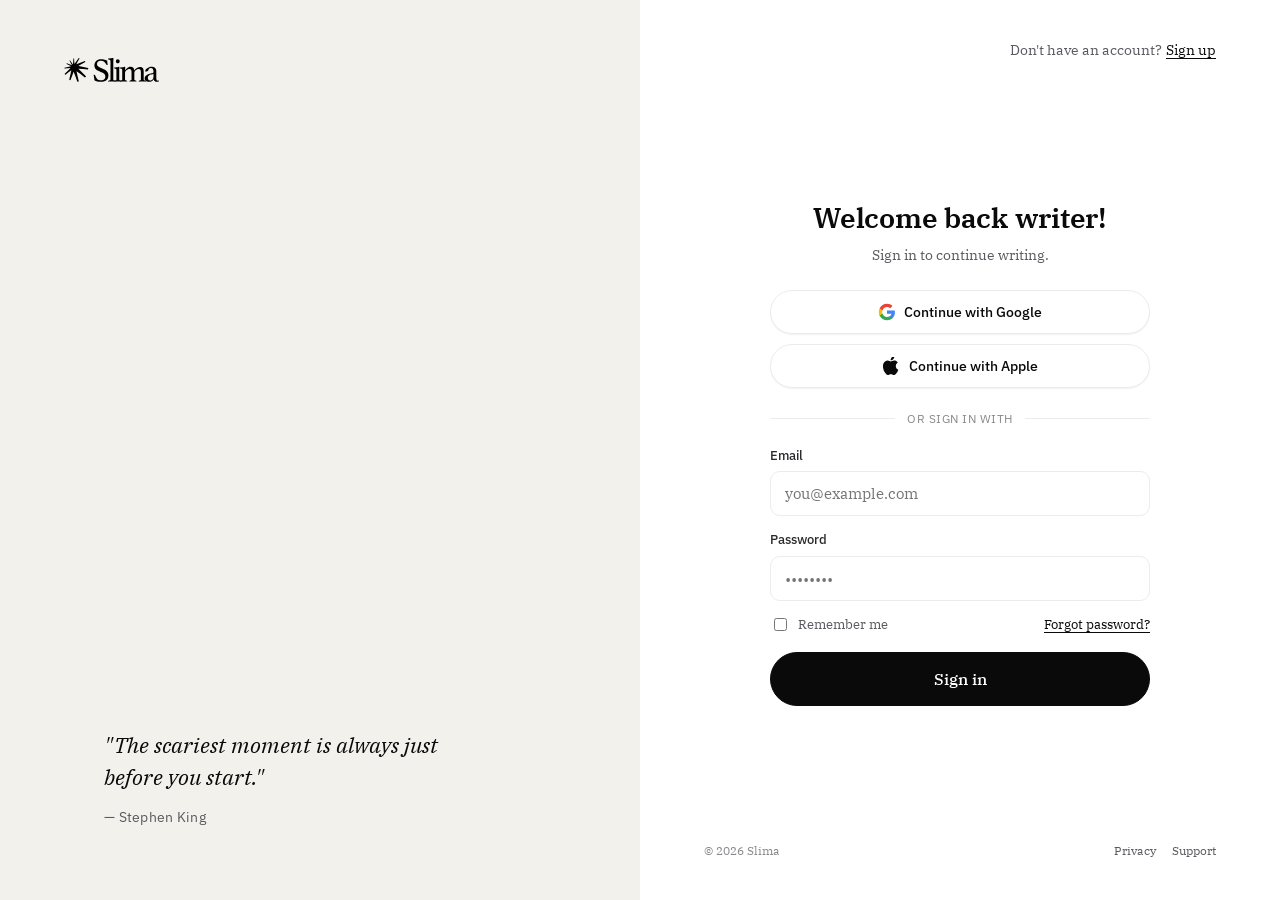
<file: login.html>
<!DOCTYPE html>
<html lang="en">
<head>
<meta charset="UTF-8">
<meta name="viewport" content="width=device-width, initial-scale=1.0">
<title>Sign in — Slima</title>
<link rel="stylesheet" href="assets/app.css">
<style>
  .slima-logo {
    display: inline-block;
    height: 28px;
    width: auto;
    user-select: none;
  }
  .auth-page {
    min-height: 100vh;
    background: #fff;
  }
  .auth-card {
    width: 100%;
    min-height: 100vh;
    display: grid;
    grid-template-columns: 1fr 1fr;
    background: #fff;
  }
  .auth-quote {
    background: var(--bg-mute);
    padding: 56px 64px;
    display: flex;
    flex-direction: column;
    justify-content: space-between;
  }
  .auth-quote .brand-mark {
    color: var(--ink);
    display: inline-block;
    line-height: 0;
  }
  .auth-quote .quote { margin-top: auto; max-width: 380px; }
  .auth-quote blockquote {
    font-family: var(--serif);
    font-size: 22px;
    line-height: 1.45;
    color: var(--ink);
    margin: 0 0 14px;
    font-style: italic;
  }
  .auth-quote figcaption {
    font-family: var(--sans);
    font-size: 14px;
    color: var(--ink-3);
    letter-spacing: 0.02em;
  }
  .auth-form {
    padding: 40px 64px;
    display: flex;
    flex-direction: column;
    position: relative;
  }
  .auth-form__head {
    display: flex;
    justify-content: flex-end;
    font-size: 14px;
    color: var(--ink-3);
  }
  .auth-form__head a {
    color: var(--ink);
    text-decoration: underline;
    text-underline-offset: 3px;
    margin-left: 4px;
  }
  .auth-form__body {
    width: 100%;
    max-width: 380px;
    margin: auto;
  }
  .auth-form h1 {
    font-family: var(--serif);
    font-size: 28px;
    font-weight: 600;
    letter-spacing: -0.01em;
    margin: 0 0 6px;
    text-align: center;
  }
  .auth-form .lede {
    color: var(--ink-3);
    font-size: 14px;
    text-align: center;
    margin: 0 0 24px;
  }
  .auth-form__foot {
    display: flex;
    justify-content: space-between;
    font-size: 12px;
    color: var(--ink-4);
  }
  .auth-form__foot a { color: var(--ink-3); margin-left: 16px; }
  .form-group { margin-bottom: 14px; }
  .form-group label {
    display: block;
    font-size: 13px;
    color: var(--ink-2);
    margin-bottom: 6px;
    font-family: var(--sans);
    font-weight: 500;
  }
  .form-input {
    width: 100%;
    padding: 12px 14px;
    border: 1px solid var(--line);
    border-radius: 10px;
    background: var(--bg);
    font-family: var(--serif);
    font-size: 15px;
    color: var(--ink);
    transition: border-color 0.15s, box-shadow 0.15s;
  }
  .form-input:focus {
    outline: none;
    border-color: var(--ink);
    box-shadow: 0 0 0 3px rgba(10,10,11,0.06);
  }
  .form-row {
    display: flex; align-items: center; justify-content: space-between;
    margin: 4px 0 18px;
    font-size: 13px;
  }
  .form-row label { display: inline-flex; align-items: center; gap: 8px; color: var(--ink-3); }
  .form-row a { color: var(--ink); text-decoration: underline; text-underline-offset: 3px; }
  .auth-divider {
    display: flex; align-items: center; gap: 12px;
    margin: 22px 0 18px;
    color: var(--ink-4);
    font-size: 12px;
    font-family: var(--sans);
    letter-spacing: 0.04em;
  }
  .auth-divider::before, .auth-divider::after {
    content: ''; flex: 1; height: 1px; background: var(--line);
  }
  .social-row { display: grid; gap: 10px; }
  .btn--social {
    background: var(--bg);
    border: 1px solid var(--line);
    color: var(--ink);
    font-family: var(--sans);
    font-size: 14px;
    font-weight: 500;
    padding: 12px 16px;
    width: 100%;
    box-shadow: var(--shadow-1);
  }
  .btn--social:hover { background: var(--bg-soft); }
  .btn--social svg { width: 18px; height: 18px; }

  @media (max-width: 820px) {
    .auth-page { padding: 0; background: #fff; }
    .auth-card {
      grid-template-columns: 1fr;
      min-height: 100vh;
      border: none;
      border-radius: 0;
      box-shadow: none;
    }
    .auth-quote { display: none; }
    .auth-form { padding: 24px; }
    .auth-form__body { max-width: 420px; }
  }
</style>
</head>
<body>

<div class="auth-page">
  <div class="auth-card">

    <aside class="auth-quote">
      <a class="brand-mark" href="index.html" aria-label="Slima — home">
        <img src="assets/logo.svg" alt="Slima" class="slima-logo">
      </a>
      <figure class="quote">
        <blockquote>"The scariest moment is always just before you start."</blockquote>
        <figcaption>— Stephen King</figcaption>
      </figure>
    </aside>

    <section class="auth-form">
      <header class="auth-form__head">
        Don't have an account? <a href="register.html">Sign up</a>
      </header>

      <div class="auth-form__body">
        <h1>Welcome back writer!</h1>
        <p class="lede">Sign in to continue writing.</p>

        <div class="social-row">
          <button class="btn btn--social">
            <svg viewBox="0 0 24 24" xmlns="http://www.w3.org/2000/svg"><path fill="#4285F4" d="M22.56 12.25c0-.78-.07-1.53-.2-2.25H12v4.26h5.92c-.26 1.37-1.04 2.53-2.21 3.31v2.77h3.57c2.08-1.92 3.28-4.74 3.28-8.09z"/><path fill="#34A853" d="M12 23c2.97 0 5.46-.98 7.28-2.66l-3.57-2.77c-.98.66-2.23 1.06-3.71 1.06-2.86 0-5.29-1.93-6.16-4.53H2.18v2.84C3.99 20.53 7.7 23 12 23z"/><path fill="#FBBC05" d="M5.84 14.09c-.22-.66-.35-1.36-.35-2.09s.13-1.43.35-2.09V7.07H2.18C1.43 8.55 1 10.22 1 12s.43 3.45 1.18 4.93l2.85-2.22.81-.62z"/><path fill="#EA4335" d="M12 5.38c1.62 0 3.06.56 4.21 1.64l3.15-3.15C17.45 2.09 14.97 1 12 1 7.7 1 3.99 3.47 2.18 7.07l3.66 2.84c.87-2.6 3.3-4.53 6.16-4.53z"/></svg>
            Continue with Google
          </button>
          <button class="btn btn--social">
            <svg viewBox="0 0 24 24" fill="currentColor"><path d="M17.05 12.04c-.03-3.18 2.6-4.71 2.71-4.79-1.48-2.16-3.78-2.46-4.59-2.49-1.95-.2-3.81 1.15-4.81 1.15-1.01 0-2.53-1.13-4.16-1.1-2.13.03-4.11 1.24-5.21 3.16-2.23 3.86-.57 9.57 1.6 12.71 1.06 1.54 2.32 3.27 3.97 3.21 1.6-.07 2.2-1.04 4.13-1.04 1.92 0 2.47 1.04 4.16 1 1.72-.03 2.81-1.57 3.86-3.12 1.22-1.79 1.72-3.52 1.75-3.61-.04-.02-3.36-1.29-3.4-5.08zm-3.16-9.34C14.79 1.62 15.4.16 15.23-1.3c-1.26.05-2.79.84-3.7 1.91-.82.94-1.54 2.45-1.34 3.88 1.41.11 2.85-.71 3.7-1.79z"/></svg>
            Continue with Apple
          </button>
        </div>

        <div class="auth-divider">OR SIGN IN WITH</div>

        <form>
          <div class="form-group">
            <label for="email">Email</label>
            <input type="email" id="email" class="form-input" placeholder="you@example.com" autocomplete="email">
          </div>

          <div class="form-group">
            <label for="password">Password</label>
            <input type="password" id="password" class="form-input" placeholder="••••••••" autocomplete="current-password">
          </div>

          <div class="form-row">
            <label><input type="checkbox"> Remember me</label>
            <a href="#">Forgot password?</a>
          </div>

          <button type="submit" class="btn btn--primary btn--block btn--lg">Sign in</button>
        </form>
      </div>

      <footer class="auth-form__foot">
        <span>© 2026 Slima</span>
        <span><a href="#">Privacy</a><a href="mailto:service@slima.ai">Support</a></span>
      </footer>
    </section>

  </div>
</div>

</body>
</html>
</file>
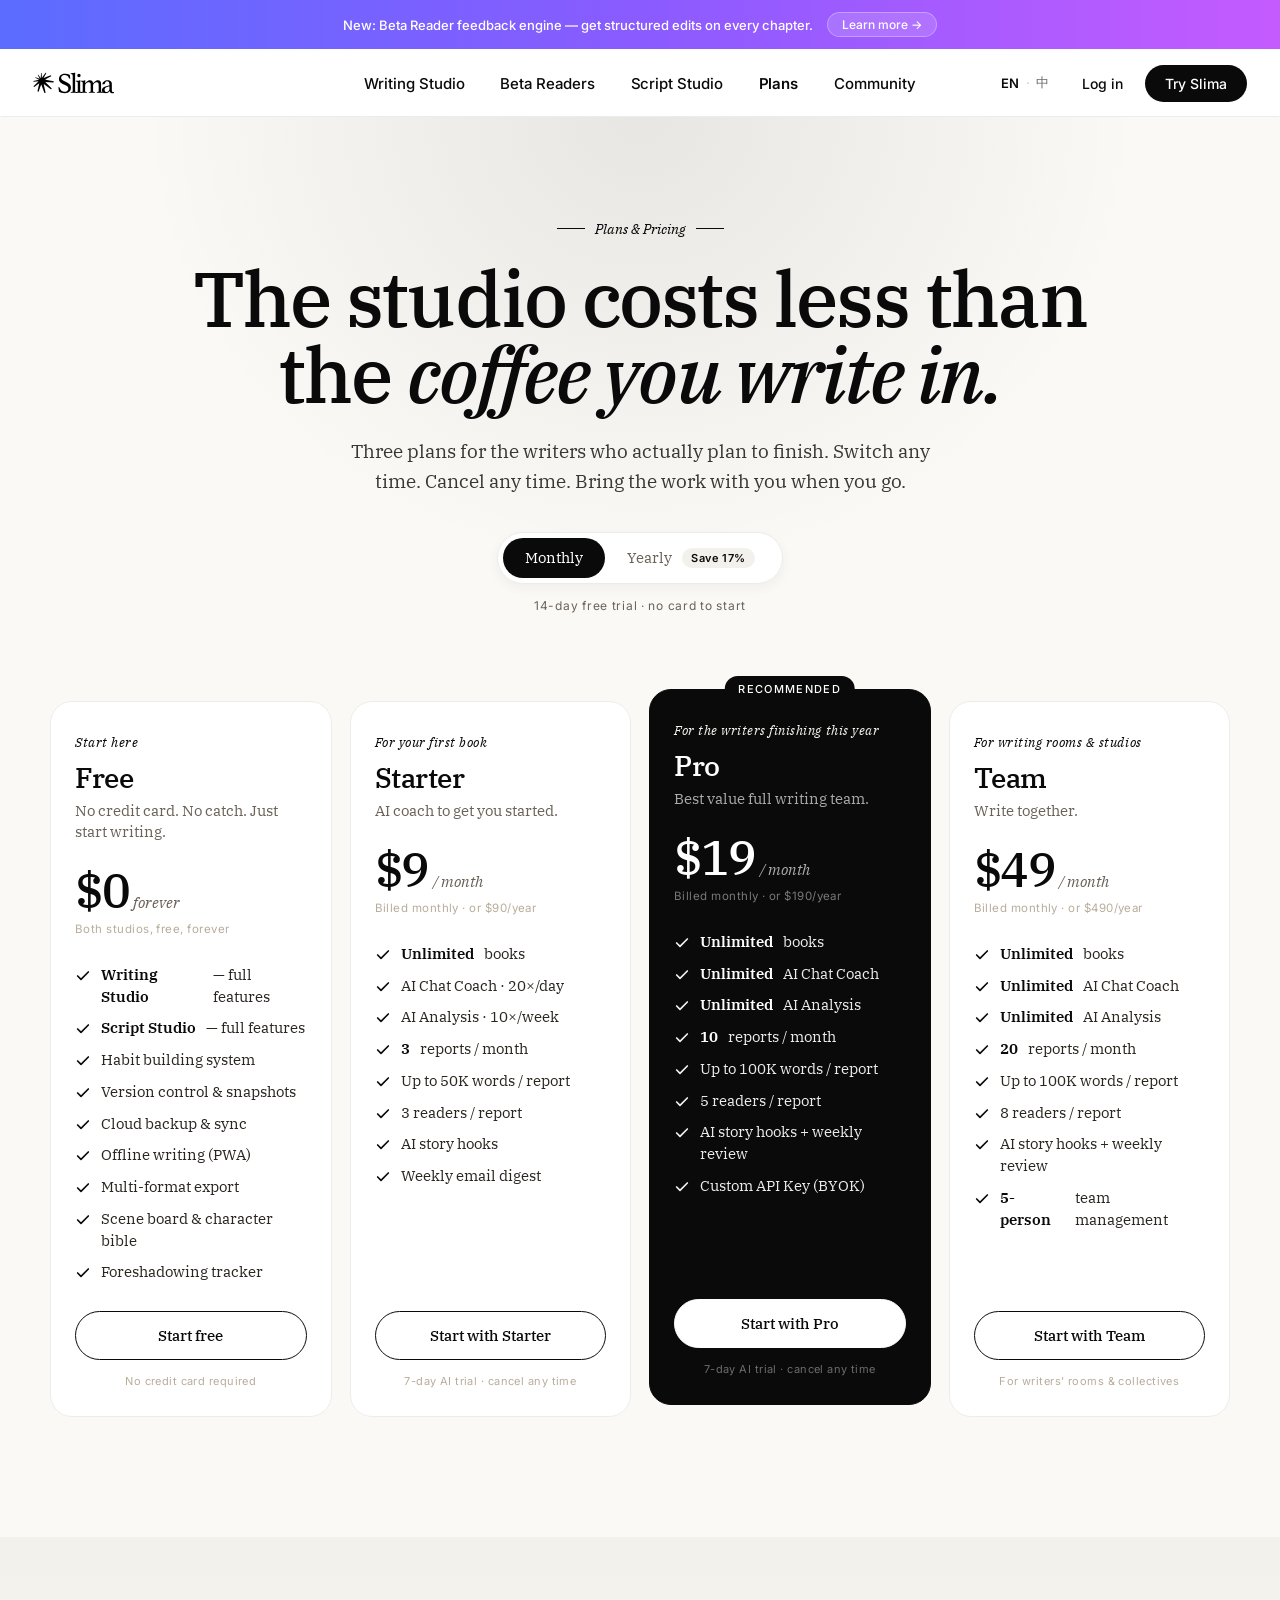
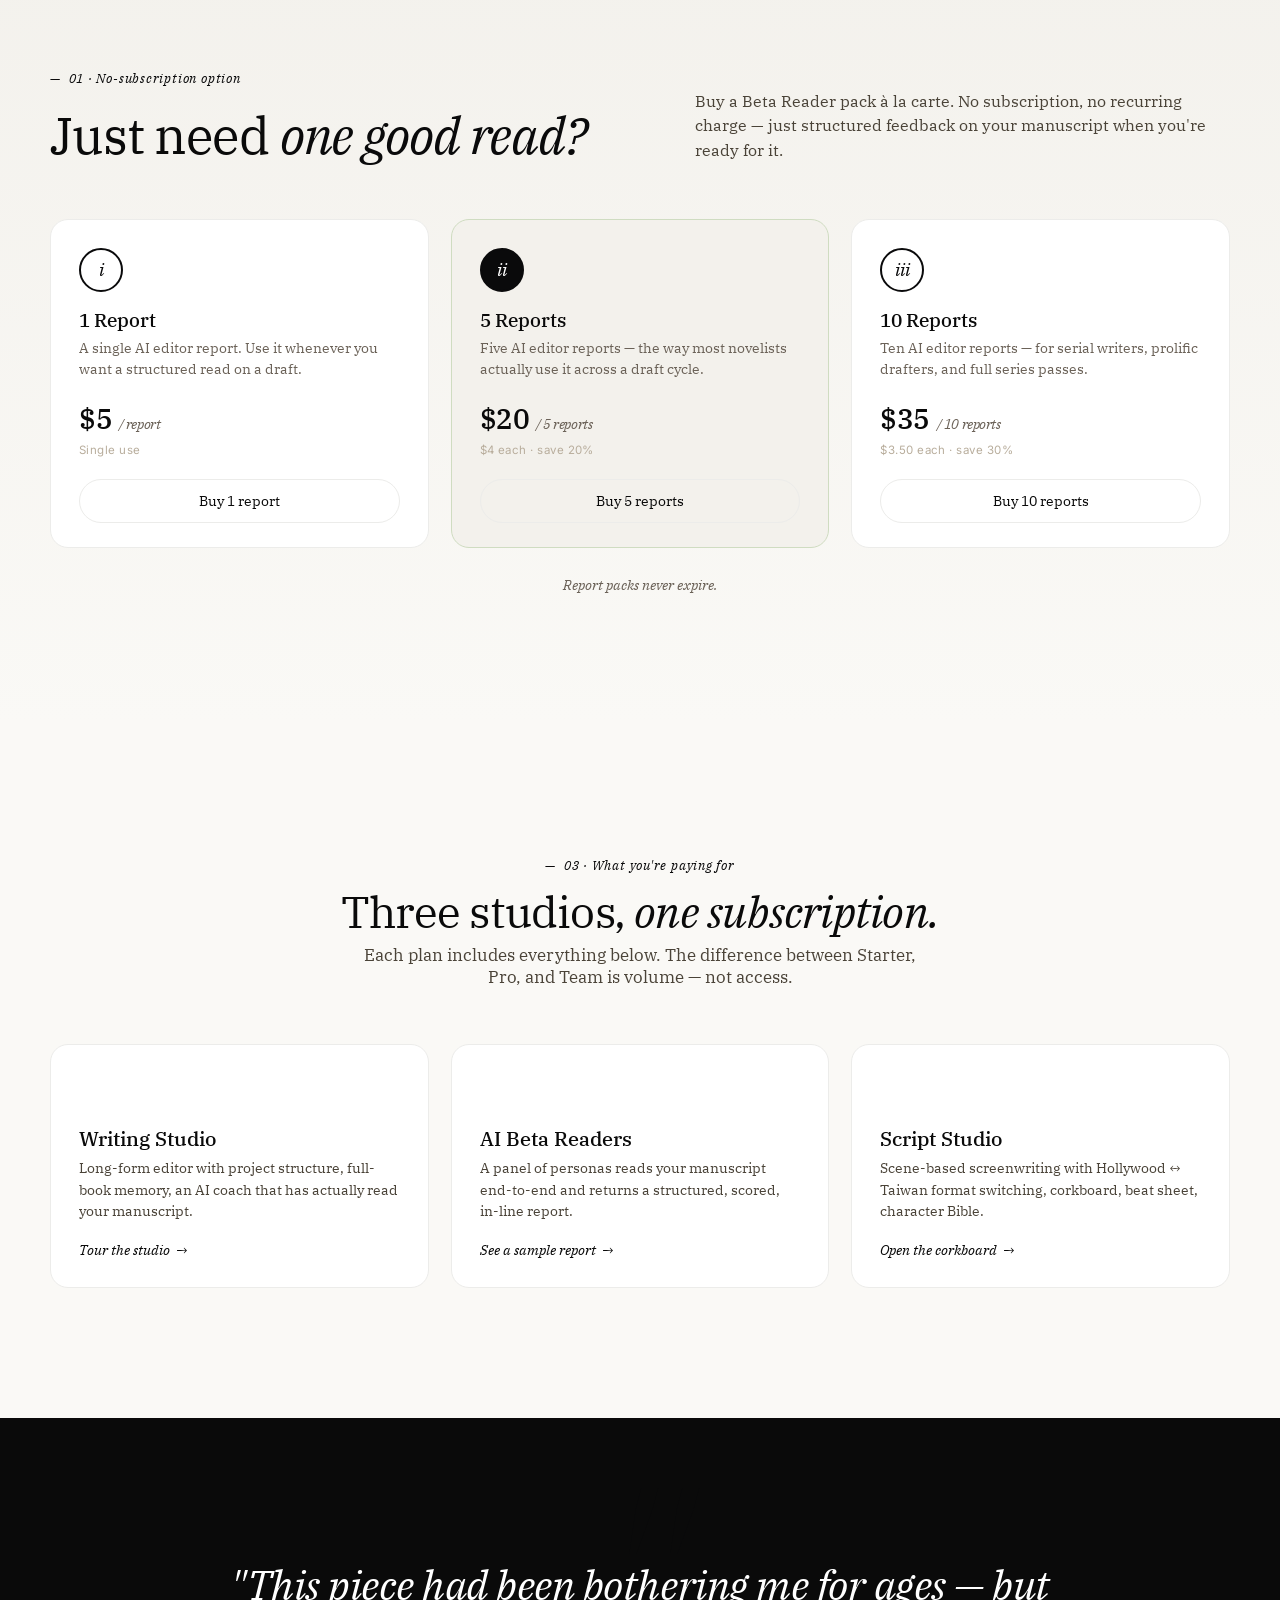
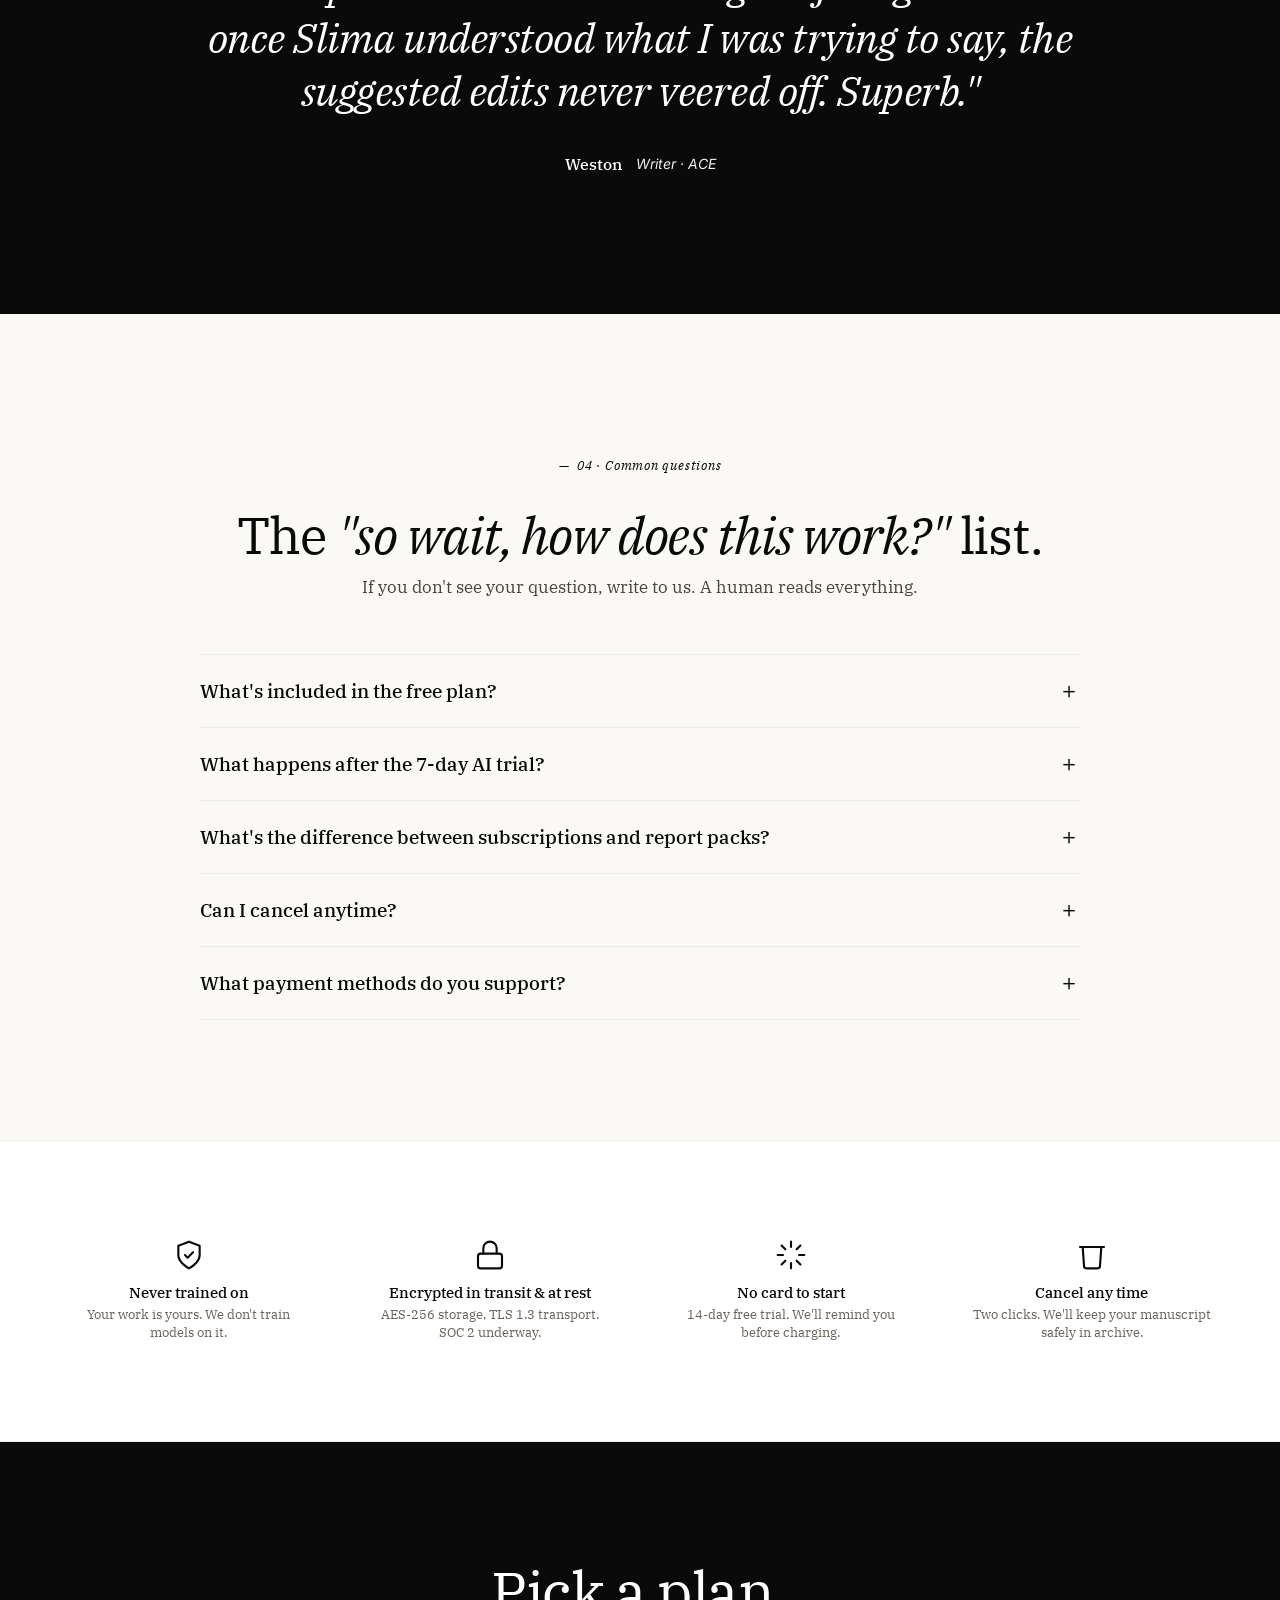
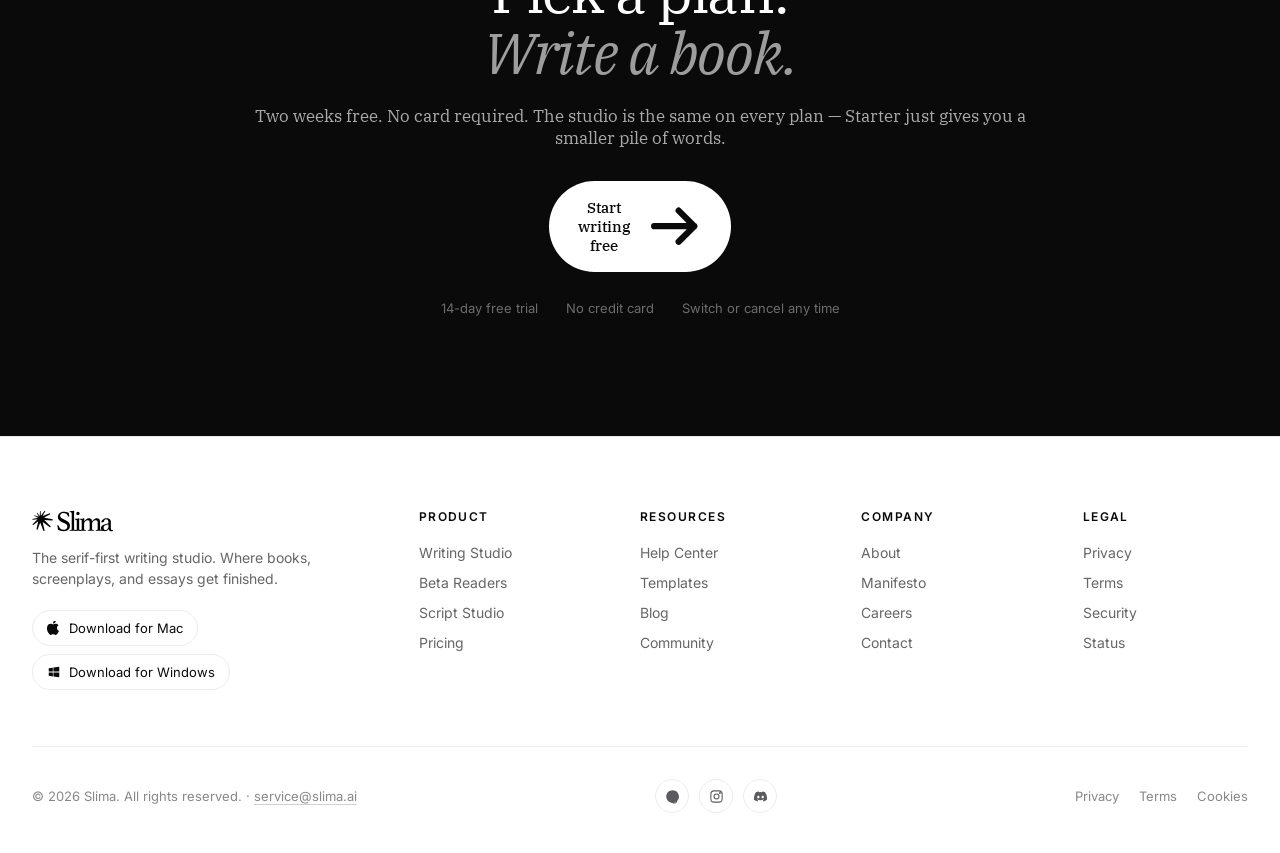
<file: plan.html>
<!DOCTYPE html>
<html lang="en">
<head>
<meta charset="UTF-8">
<meta name="viewport" content="width=device-width, initial-scale=1.0">
<title>Plans &amp; Pricing — Slima</title>
<meta name="description" content="Three plans for the writers who actually plan to finish. Starter, Pro, and Team — plus à la carte report packs.">
<link rel="stylesheet" href="assets/marketing.css">
<style>
  /* ──────────────────────────────────────────────
     PLANS — page-specific design
     "Pricing as letterpress": confident monochrome
     with a moss-green growth accent
     ────────────────────────────────────────────── */
  :root {
    --paper:    #faf9f6;
    --paper-2:  #f3f1ec;
    --rule:     #ececea;
    --ink-2:    #2a2a2e;
    --green:    #0a0a0b;
    --green-bg: #f3f1ec;
  }
  body { background: var(--paper); }

  .sec-num {
    font-family: 'IBM Plex Serif', serif;
    font-style: italic;
    font-size: 13px;
    color: var(--green);
    letter-spacing: 0.06em;
    margin-bottom: 14px;
    display: inline-block;
  }
  .sec-num::before {
    content: '— ';
    margin-right: 4px;
    font-style: normal;
  }

  /* ══════════════════════════════════════════════
     1. HERO + BILLING TOGGLE
     ══════════════════════════════════════════════ */
  .pl-hero {
    position: relative;
    background:
      radial-gradient(ellipse at 50% 0%, rgba(10,10,11,0.08) 0%, transparent 55%),
      var(--paper);
    padding: 96px 32px 56px;
    text-align: center;
    overflow: hidden;
  }
  .pl-hero-eyebrow {
    display: inline-flex; align-items: center; gap: 10px;
    font-family: 'IBM Plex Serif', serif;
    font-style: italic;
    font-size: 14px;
    color: var(--green);
    margin-bottom: 22px;
  }
  .pl-hero-eyebrow::before, .pl-hero-eyebrow::after {
    content: '';
    width: 28px; height: 1px;
    background: var(--green);
  }
  .pl-hero h1 {
    font-family: 'IBM Plex Serif', serif;
    font-weight: 500;
    font-size: clamp(48px, 6vw, 88px);
    letter-spacing: -0.025em;
    line-height: 1.0;
    color: #0a0a0a;
    margin-bottom: 24px;
    max-width: 920px;
    margin-left: auto; margin-right: auto;
  }
  .pl-hero h1 em { font-style: italic; color: var(--green); }
  .pl-hero p.lead {
    font-family: 'IBM Plex Serif', serif;
    font-size: 19px;
    line-height: 1.55;
    color: #3a3631;
    max-width: 600px;
    margin: 0 auto 36px;
  }

  /* Billing toggle */
  .billing {
    display: inline-flex;
    background: #ffffff;
    border: 1px solid var(--rule);
    border-radius: 100px;
    padding: 5px;
    margin-bottom: 14px;
    box-shadow: 0 4px 12px rgba(40,30,15,0.05);
  }
  .billing button {
    background: transparent;
    border: 0;
    padding: 10px 22px;
    border-radius: 100px;
    font-family: 'IBM Plex Serif', serif;
    font-size: 15px;
    color: #6b6258;
    cursor: pointer;
    display: inline-flex; align-items: center; gap: 10px;
    transition: background 0.2s, color 0.2s;
  }
  .billing button.is-active {
    background: #0a0a0a;
    color: #fff;
  }
  .billing .save {
    font-family: 'Inter', sans-serif;
    font-size: 11px;
    font-weight: 600;
    color: var(--green);
    background: var(--green-bg);
    padding: 3px 9px;
    border-radius: 100px;
    letter-spacing: 0.04em;
  }
  .billing button.is-active .save {
    background: rgba(10,10,11,0.30);
    color: #b8e0a3;
  }
  .pl-hero .micro {
    font-family: 'Inter', sans-serif;
    font-size: 12px;
    color: #6b6258;
    letter-spacing: 0.06em;
    margin-bottom: 32px;
  }

  /* ══════════════════════════════════════════════
     2. PLAN CARDS (3-up, Pro inverted)
     ══════════════════════════════════════════════ */
  .pl-plans {
    background: var(--paper);
    padding: 0 32px 120px;
  }
  .pl-plans-inner {
    max-width: 1180px; margin: 0 auto;
  }
  .plans-grid {
    display: grid;
    grid-template-columns: repeat(4, 1fr);
    gap: 18px;
    align-items: stretch;
  }
  @media (max-width: 1180px) {
    .plans-grid { grid-template-columns: repeat(2, 1fr); gap: 20px; }
  }
  @media (max-width: 640px) {
    .plans-grid { grid-template-columns: 1fr; gap: 20px; }
  }
  .plan {
    background: #ffffff;
    border: 1px solid var(--rule);
    border-radius: 22px;
    padding: 32px 24px 28px;
    display: flex; flex-direction: column;
    position: relative;
    transition: transform 0.3s ease, box-shadow 0.3s ease;
  }
  .plan:hover {
    transform: translateY(-3px);
    box-shadow: 0 30px 60px -20px rgba(40,30,15,0.12);
  }
  .plan .badge {
    position: absolute;
    top: -14px; left: 50%;
    transform: translateX(-50%);
    background: var(--green);
    color: #fff;
    font-family: 'Inter', sans-serif;
    font-size: 11px;
    font-weight: 500;
    letter-spacing: 0.12em;
    padding: 6px 14px;
    border-radius: 100px;
    text-transform: uppercase;
  }
  .plan .ribbon {
    font-family: 'IBM Plex Serif', serif;
    font-style: italic;
    font-size: 13px;
    color: var(--green);
    margin-bottom: 8px;
    letter-spacing: 0.04em;
  }
  .plan h3 {
    font-family: 'IBM Plex Serif', serif;
    font-weight: 500;
    font-size: 28px;
    letter-spacing: -0.015em;
    color: #0a0a0a;
    margin-bottom: 4px;
  }
  .plan .tagline {
    font-family: 'IBM Plex Serif', serif;
    font-size: 15px;
    color: #6b6258;
    margin-bottom: 24px;
    line-height: 1.4;
  }
  .plan .price {
    margin-bottom: 8px;
  }
  .plan .price .num {
    font-family: 'IBM Plex Serif', serif;
    font-weight: 500;
    font-size: 48px;
    letter-spacing: -0.03em;
    color: #0a0a0a;
    line-height: 1;
  }
  .plan .price .per {
    font-family: 'IBM Plex Serif', serif;
    font-style: italic;
    font-size: 15px;
    color: #6b6258;
    margin-left: 4px;
  }
  .plan .billed {
    font-family: 'Inter', sans-serif;
    font-size: 11.5px;
    color: #b8ad9c;
    letter-spacing: 0.04em;
    margin-bottom: 28px;
  }
  .plan ul {
    list-style: none;
    padding: 0;
    margin: 0 0 28px;
    display: flex; flex-direction: column;
    gap: 10px;
  }
  .plan li {
    display: flex; align-items: flex-start;
    gap: 10px;
    font-family: 'IBM Plex Serif', serif;
    font-size: 15px;
    color: #2a2620;
    line-height: 1.45;
  }
  .plan li svg {
    width: 16px; height: 16px;
    flex-shrink: 0;
    color: var(--green);
    margin-top: 4px;
  }
  .plan li.off { color: #b8ad9c; }
  .plan li.off svg { color: #d4ccba; }
  .plan li strong {
    font-family: 'IBM Plex Serif', serif;
    font-weight: 600;
    color: #0a0a0a;
  }
  .plan .cta {
    margin-top: auto;
    width: 100%;
    padding: 14px 22px;
    border-radius: 100px;
    font-family: 'IBM Plex Serif', serif;
    font-size: 15px;
    font-weight: 500;
    text-align: center;
    text-decoration: none;
    border: 1px solid #0a0a0a;
    background: transparent;
    color: #0a0a0a;
    transition: background 0.2s, color 0.2s, transform 0.2s;
    display: block;
  }
  .plan .cta:hover {
    background: #0a0a0a;
    color: #fff;
    transform: translateY(-1px);
  }
  .plan .footnote {
    font-family: 'Inter', sans-serif;
    font-size: 11px;
    color: #b8ad9c;
    text-align: center;
    margin-top: 14px;
    letter-spacing: 0.04em;
  }

  /* Pro plan — inverted dark */
  .plan.pro {
    background: #0a0a0a;
    color: #faf8f3;
    border-color: #0a0a0a;
    transform: translateY(-12px);
  }
  @media (max-width: 1180px) { .plan.pro { transform: none; } }
  .plan.pro:hover {
    transform: translateY(-16px);
    box-shadow: 0 40px 80px -24px rgba(0,0,0,0.40);
  }
  @media (max-width: 1180px) {
    .plan.pro:hover { transform: translateY(-3px); }
  }
  .plan.pro .ribbon { color: var(--green-bg); }
  .plan.pro h3 { color: #fff; }
  .plan.pro .tagline { color: rgba(255,255,255,0.65); }
  .plan.pro .price .num { color: #fff; }
  .plan.pro .price .per { color: rgba(255,255,255,0.65); }
  .plan.pro .billed { color: rgba(255,255,255,0.45); }
  .plan.pro li { color: rgba(255,255,255,0.92); }
  .plan.pro li svg { color: var(--green-bg); }
  .plan.pro li.off { color: rgba(255,255,255,0.45); }
  .plan.pro li.off svg { color: rgba(255,255,255,0.30); }
  .plan.pro li strong { color: #fff; }
  .plan.pro .cta {
    background: #fff;
    color: #0a0a0a;
    border-color: #fff;
  }
  .plan.pro .cta:hover {
    background: var(--green);
    border-color: var(--green);
    color: #fff;
  }
  .plan.pro .footnote { color: rgba(255,255,255,0.40); }

  /* ══════════════════════════════════════════════
     3. ADD-ON: REPORT PACKS
     ══════════════════════════════════════════════ */
  .pl-addons {
    background: linear-gradient(180deg, var(--paper-2) 0%, var(--paper) 100%);
    padding: 130px 32px;
  }
  .pl-addons-inner { max-width: 1180px; margin: 0 auto; }
  .pl-addons-head {
    display: grid;
    grid-template-columns: 1.1fr 1fr;
    gap: 56px;
    align-items: end;
    margin-bottom: 56px;
  }
  @media (max-width: 880px) {
    .pl-addons-head { grid-template-columns: 1fr; gap: 18px; margin-bottom: 36px; }
  }
  .pl-addons h2 {
    font-family: 'IBM Plex Serif', serif;
    font-weight: 400;
    font-size: clamp(32px, 4vw, 52px);
    letter-spacing: -0.022em;
    line-height: 1.05;
    color: #0a0a0a;
    margin: 8px 0 0;
  }
  .pl-addons h2 em { font-style: italic; color: var(--green); }
  .pl-addons-head p {
    font-family: 'IBM Plex Serif', serif;
    font-size: 16px;
    line-height: 1.55;
    color: #4a4338;
  }
  .packs-grid {
    display: grid;
    grid-template-columns: repeat(3, 1fr);
    gap: 22px;
  }
  @media (max-width: 880px) { .packs-grid { grid-template-columns: 1fr; } }
  .pack {
    background: #ffffff;
    border: 1px solid var(--rule);
    border-radius: 18px;
    padding: 28px 28px 24px;
    display: flex; flex-direction: column;
    transition: transform 0.25s ease, border-color 0.25s ease;
  }
  .pack:hover {
    transform: translateY(-3px);
    border-color: var(--green);
  }
  .pack .seal {
    width: 44px; height: 44px;
    border: 2px solid var(--green);
    border-radius: 50%;
    color: var(--green);
    font-family: 'IBM Plex Serif', serif;
    font-style: italic;
    font-size: 18px;
    display: flex; align-items: center; justify-content: center;
    margin-bottom: 16px;
  }
  .pack h4 {
    font-family: 'IBM Plex Serif', serif;
    font-weight: 500;
    font-size: 19px;
    color: #0a0a0a;
    margin-bottom: 6px;
  }
  .pack .meta {
    font-family: 'IBM Plex Serif', serif;
    font-size: 14px;
    color: #6b6258;
    margin-bottom: 20px;
    line-height: 1.5;
  }
  .pack .price {
    font-family: 'IBM Plex Serif', serif;
    font-weight: 500;
    font-size: 28px;
    color: #0a0a0a;
    letter-spacing: -0.015em;
    margin-bottom: 6px;
  }
  .pack .price small {
    font-style: italic;
    color: #6b6258;
    font-weight: 400;
    font-size: 14px;
    margin-left: 4px;
  }
  .pack .perword {
    font-family: 'Inter', sans-serif;
    font-size: 11.5px;
    color: #b8ad9c;
    letter-spacing: 0.04em;
    margin-bottom: 22px;
  }
  .pack .cta {
    margin-top: auto;
    border: 1px solid var(--rule);
    background: transparent;
    color: #0a0a0a;
    padding: 12px 16px;
    border-radius: 100px;
    text-align: center;
    text-decoration: none;
    font-family: 'IBM Plex Serif', serif;
    font-size: 14px;
    transition: background 0.2s, border-color 0.2s;
  }
  .pack .cta:hover {
    background: var(--green);
    border-color: var(--green);
    color: #fff;
  }
  .pack.featured {
    background: var(--green-bg);
    border-color: #cfdcc1;
  }
  .pack.featured .seal { background: var(--green); color: #fff; }
  .packs-note {
    text-align: center;
    margin-top: 28px;
    font-family: 'IBM Plex Serif', serif;
    font-style: italic;
    font-size: 14px;
    color: #6b6258;
  }

  /* ══════════════════════════════════════════════
     4. COMPARISON TABLE
     ══════════════════════════════════════════════ */
  .pl-compare {
    background: #ffffff;
    padding: 130px 32px;
    border-top: 1px solid var(--rule);
    border-bottom: 1px solid var(--rule);
  }
  .pl-compare-inner { max-width: 1180px; margin: 0 auto; }
  .pl-compare-head {
    text-align: center;
    margin-bottom: 56px;
  }
  .pl-compare h2 {
    font-family: 'IBM Plex Serif', serif;
    font-weight: 500;
    font-size: clamp(32px, 4vw, 52px);
    letter-spacing: -0.022em;
    line-height: 1.05;
    color: #0a0a0a;
    margin: 14px 0 16px;
  }
  .pl-compare h2 em { font-style: italic; color: var(--green); }
  .pl-compare-head p {
    font-family: 'IBM Plex Serif', serif;
    font-size: 17px;
    color: #4a4338;
    max-width: 580px;
    margin: 0 auto;
  }
  .compare-table {
    width: 100%;
    border-collapse: collapse;
    font-family: 'Inter', sans-serif;
  }
  .compare-table thead th {
    text-align: left;
    padding: 22px 18px;
    border-bottom: 2px solid #0a0a0a;
    font-family: 'IBM Plex Serif', serif;
    font-weight: 500;
    font-size: 18px;
    color: #0a0a0a;
  }
  .compare-table thead th .price {
    display: block;
    font-family: 'IBM Plex Serif', serif;
    font-style: italic;
    font-size: 13px;
    color: #6b6258;
    font-weight: 400;
    margin-top: 4px;
    letter-spacing: 0;
  }
  .compare-table thead th.is-pro {
    color: var(--green);
  }
  .compare-table thead th.is-pro::after {
    content: 'Most popular';
    display: block;
    font-family: 'Inter', sans-serif;
    font-style: normal;
    font-size: 10px;
    color: var(--green);
    background: var(--green-bg);
    padding: 3px 8px;
    border-radius: 100px;
    margin-top: 6px;
    width: fit-content;
    font-weight: 600;
    letter-spacing: 0.08em;
    text-transform: uppercase;
  }
  .compare-table .group-row td {
    background: var(--paper-2);
    padding: 14px 18px;
    font-family: 'IBM Plex Serif', serif;
    font-weight: 500;
    font-style: italic;
    color: var(--green);
    font-size: 13px;
    letter-spacing: 0.04em;
    text-transform: uppercase;
  }
  .compare-table tbody td {
    padding: 14px 18px;
    border-bottom: 1px solid var(--rule);
    font-size: 14px;
    color: #2a2620;
  }
  .compare-table tbody td.feat {
    font-family: 'IBM Plex Serif', serif;
    font-size: 15px;
    color: #0a0a0a;
  }
  .compare-table td.is-pro {
    background: var(--green-bg);
    font-weight: 500;
    color: var(--green);
  }
  .compare-table .check {
    color: var(--green);
    font-weight: 700;
    font-size: 15px;
  }
  .compare-table .x {
    color: #b8ad9c;
    font-size: 15px;
  }
  @media (max-width: 880px) {
    .compare-table { font-size: 13px; }
    .compare-table thead th { padding: 14px 8px; font-size: 14px; }
    .compare-table tbody td { padding: 10px 8px; font-size: 12.5px; }
    .compare-table tbody td.feat { font-size: 13px; }
  }

  /* ══════════════════════════════════════════════
     5. CROSS-LINK STRIP
     ══════════════════════════════════════════════ */
  .pl-studios {
    background: var(--paper);
    padding: 130px 32px;
  }
  .pl-studios-inner { max-width: 1180px; margin: 0 auto; }
  .pl-studios-head { text-align: center; margin-bottom: 56px; }
  .pl-studios h2 {
    font-family: 'IBM Plex Serif', serif;
    font-weight: 400;
    font-size: clamp(28px, 3.4vw, 44px);
    letter-spacing: -0.018em;
    line-height: 1.1;
    color: #0a0a0a;
  }
  .pl-studios h2 em { font-style: italic; }
  .pl-studios p {
    font-family: 'IBM Plex Serif', serif;
    font-size: 17px;
    color: #4a4338;
    margin-top: 8px;
    max-width: 580px;
    margin-left: auto; margin-right: auto;
  }
  .studios-row {
    display: grid;
    grid-template-columns: repeat(3, 1fr);
    gap: 22px;
  }
  @media (max-width: 880px) { .studios-row { grid-template-columns: 1fr; } }
  .studio-card {
    background: #ffffff;
    border: 1px solid var(--rule);
    border-radius: 18px;
    padding: 28px;
    text-decoration: none;
    color: #0a0a0a;
    transition: transform 0.25s ease, border-color 0.25s ease;
    display: flex; flex-direction: column;
  }
  .studio-card:hover { transform: translateY(-3px); border-color: #0a0a0a; }
  .studio-card .accent {
    width: 36px; height: 36px;
    border-radius: 8px;
    display: flex; align-items: center; justify-content: center;
    color: #fff;
    font-family: 'IBM Plex Serif', serif;
    font-style: italic;
    font-size: 16px;
    margin-bottom: 16px;
  }
  .studio-card.amber .accent { background: var(--warm); }
  .studio-card.wine .accent { background: var(--wine); }
  .studio-card.teal .accent { background: var(--teal); }
  .studio-card h4 {
    font-family: 'IBM Plex Serif', serif;
    font-weight: 500;
    font-size: 20px;
    margin-bottom: 6px;
    color: #0a0a0a;
  }
  .studio-card p {
    font-family: 'IBM Plex Serif', serif;
    font-size: 14px;
    color: #4a4338;
    line-height: 1.55;
    margin: 0 0 18px;
  }
  .studio-card .arrow {
    margin-top: auto;
    font-family: 'IBM Plex Serif', serif;
    font-style: italic;
    font-size: 14px;
    color: #6b6258;
    display: inline-flex; align-items: center; gap: 6px;
  }
  .studio-card.amber .arrow { color: var(--warm); }
  .studio-card.wine .arrow { color: var(--wine); }
  .studio-card.teal .arrow { color: var(--teal); }
  .studio-card .arrow::after { content: '→'; transition: transform 0.2s; }
  .studio-card:hover .arrow::after { transform: translateX(4px); }

  /* ══════════════════════════════════════════════
     6. PULL QUOTE
     ══════════════════════════════════════════════ */
  .pl-quote {
    background: #0a0a0a;
    color: #faf8f3;
    padding: 140px 32px;
    text-align: center;
    position: relative;
    overflow: hidden;
  }
  .pl-quote::before {
    content: '"';
    position: absolute;
    top: 40px; left: 50%;
    transform: translateX(-50%);
    font-family: 'IBM Plex Serif', serif;
    font-style: italic;
    font-size: 240px;
    color: var(--green);
    opacity: 0.20;
    line-height: 1;
    user-select: none;
  }
  .pl-quote-inner { max-width: 880px; margin: 0 auto; position: relative; }
  .pl-quote blockquote {
    font-family: 'IBM Plex Serif', serif;
    font-style: italic;
    font-size: clamp(26px, 3.2vw, 42px);
    line-height: 1.3;
    color: #fff;
    margin-bottom: 36px;
    letter-spacing: -0.012em;
  }
  .pl-quote blockquote em { color: var(--green); }
  .pl-quote .byline {
    display: inline-flex; align-items: center; gap: 14px;
    font-family: 'Inter', sans-serif;
    font-size: 14px;
    color: rgba(255,255,255,0.65);
  }
  .pl-quote .byline .who {
    font-family: 'IBM Plex Serif', serif;
    font-weight: 500;
    font-style: normal;
    color: #fff;
    font-size: 16px;
  }
  .pl-quote .byline .role {
    color: var(--green-bg);
    font-style: italic;
  }

  /* ══════════════════════════════════════════════
     7. FAQ
     ══════════════════════════════════════════════ */
  .pl-faq { background: var(--paper); padding: 140px 32px 120px; }
  .pl-faq-inner { max-width: 880px; margin: 0 auto; }
  .pl-faq-head { text-align: center; margin-bottom: 56px; }
  .pl-faq-head h2 {
    font-family: 'IBM Plex Serif', serif;
    font-weight: 400;
    font-size: clamp(32px, 4vw, 52px);
    letter-spacing: -0.022em;
    margin: 14px 0 8px;
    color: #0a0a0a;
  }
  .pl-faq-head h2 em { font-style: italic; color: var(--green); }
  .pl-faq-head p {
    font-family: 'IBM Plex Serif', serif;
    font-size: 17px;
    color: #4a4338;
  }
  .faq-list { border-top: 1px solid var(--rule); }
  .faq-list details {
    border-bottom: 1px solid var(--rule);
    padding: 24px 0;
  }
  .faq-list summary {
    list-style: none;
    cursor: pointer;
    font-family: 'IBM Plex Serif', serif;
    font-size: 19px;
    font-weight: 500;
    color: #0a0a0a;
    display: flex;
    justify-content: space-between; align-items: flex-start;
    gap: 24px;
    transition: color 0.2s;
  }
  .faq-list summary:hover { color: var(--green); }
  .faq-list summary::-webkit-details-marker { display: none; }
  .faq-list summary::after {
    content: '＋';
    font-family: 'Inter', sans-serif;
    font-weight: 300;
    color: var(--green);
    font-size: 22px;
    line-height: 1;
  }
  .faq-list details[open] summary::after { content: '−'; }
  .faq-list details p {
    margin-top: 14px;
    font-family: 'IBM Plex Serif', serif;
    font-size: 15.5px;
    color: #4a4338;
    line-height: 1.65;
    padding-right: 40px;
  }

  /* ══════════════════════════════════════════════
     8. TRUST STRIP
     ══════════════════════════════════════════════ */
  .pl-trust {
    background: #ffffff;
    padding: 80px 32px;
    border-top: 1px solid var(--rule);
    border-bottom: 1px solid var(--rule);
  }
  .pl-trust-inner {
    max-width: 1180px; margin: 0 auto;
    display: grid;
    grid-template-columns: repeat(4, 1fr);
    gap: 24px;
    text-align: center;
  }
  @media (max-width: 880px) { .pl-trust-inner { grid-template-columns: repeat(2, 1fr); } }
  .pl-trust-item {
    padding: 18px;
  }
  .pl-trust-item .ic {
    width: 32px; height: 32px;
    margin: 0 auto 12px;
    color: var(--green);
  }
  .pl-trust-item .ic svg { width: 100%; height: 100%; }
  .pl-trust-item h5 {
    font-family: 'IBM Plex Serif', serif;
    font-weight: 500;
    font-size: 15px;
    color: #0a0a0a;
    margin-bottom: 4px;
  }
  .pl-trust-item p {
    font-family: 'IBM Plex Serif', serif;
    font-size: 13px;
    color: #6b6258;
    line-height: 1.45;
    margin: 0;
  }

  /* ══════════════════════════════════════════════
     9. CTA
     ══════════════════════════════════════════════ */
  .pl-cta {
    background: #0a0a0a;
    color: #fff;
    padding: 120px 32px;
    text-align: center;
  }
  .pl-cta-inner { max-width: 800px; margin: 0 auto; }
  .pl-cta h2 {
    font-family: 'IBM Plex Serif', serif;
    font-weight: 400;
    font-size: clamp(36px, 4.5vw, 60px);
    letter-spacing: -0.025em;
    line-height: 1.05;
    color: #fff;
    margin-bottom: 22px;
  }
  .pl-cta h2 em { font-style: italic; color: rgba(255,255,255,0.6); }
  .pl-cta p {
    font-family: 'IBM Plex Serif', serif;
    font-size: 17px;
    color: rgba(255,255,255,0.65);
    margin-bottom: 32px;
  }
  .pl-cta-btn {
    display: inline-flex; align-items: center; gap: 10px;
    background: #fff; color: #0a0a0a;
    padding: 14px 26px;
    border-radius: 100px;
    text-decoration: none;
    font-family: 'IBM Plex Serif', serif;
    font-size: 15px;
    font-weight: 500;
    transition: transform 0.2s;
  }
  .pl-cta-btn:hover { transform: translateY(-2px); }
  .pl-cta-meta {
    display: flex; gap: 28px; justify-content: center;
    flex-wrap: wrap;
    margin-top: 28px;
    font-family: 'Inter', sans-serif;
    font-size: 13px;
    color: rgba(255,255,255,0.4);
  }

  /* Reveal-on-load */
  @media (prefers-reduced-motion: no-preference) {
    .reveal {
      opacity: 0;
      transform: translateY(14px);
      animation: rise 0.8s cubic-bezier(0.2, 0.8, 0.2, 1) forwards;
    }
    .reveal.d1 { animation-delay: 0.05s; }
    .reveal.d2 { animation-delay: 0.15s; }
    .reveal.d3 { animation-delay: 0.25s; }
    @keyframes rise {
      to { opacity: 1; transform: translateY(0); }
    }
  }

  /* Language toggle (shared across pages) */
  .lang-toggle {
    background: none; border: none; cursor: pointer;
    color: inherit;
    font-family: 'Inter', sans-serif;
    font-size: 13px; font-weight: 500;
    letter-spacing: 0.04em;
    padding: 6px 10px;
    display: inline-flex; align-items: center; gap: 6px;
    transition: opacity 0.2s;
  }
  .lang-toggle:hover { opacity: 0.65; }
  .lang-toggle .sep { color: #cfcdc6; }
  .lang-toggle .lang.is-active { color: #0a0a0a; font-weight: 600; }
  .lang-toggle .lang { color: #6b6b6b; }
</style>
</head>
<body>

<!-- PROMO -->
<div class="promo">
  <span>New: Beta Reader feedback engine — get structured edits on every chapter.</span>
  <a href="beta-reader.html">Learn more →</a>
</div>

<!-- NAV -->
<nav class="nav">
  <a href="index.html" class="nav-logo" aria-label="Slima — home">
    <img src="assets/logo.svg" alt="Slima" class="slima-logo">
  </a>
  <ul class="nav-links">
    <li><a href="writing-studio.html" data-i18n="nav.writing">Writing Studio</a></li>
    <li><a href="beta-reader.html" data-i18n="nav.beta">Beta Readers</a></li>
    <li><a href="script-studio.html" data-i18n="nav.script">Script Studio</a></li>
    <li><a href="plan.html" class="is-current" data-i18n="nav.plans">Plans</a></li>
    <li><a href="https://discord.gg/vBh9c7ErXv" target="_blank" rel="noopener" data-i18n="nav.community">Community</a></li>
  </ul>
  <div class="nav-right">
    <button class="lang-toggle" aria-label="Toggle language">
      <span class="lang lang-en is-active">EN</span><span class="sep">·</span><span class="lang lang-zh">中</span>
    </button>
    <a href="login.html" data-i18n="nav.login">Log in</a>
    <a href="register.html" class="nav-cta" data-i18n="nav.cta">Try Slima</a>
    <button class="nav-hamburger"><span></span><span></span><span></span></button>
  </div>
</nav>

<!-- ════════════════════════════════════════
     1. HERO + BILLING TOGGLE
     ════════════════════════════════════════ -->
<section class="pl-hero">
  <div class="reveal d1">
    <div class="pl-hero-eyebrow" data-i18n="pl.hero.eyebrow">Plans &amp; Pricing</div>
    <h1>The studio costs less than<br>the <em>coffee you write in.</em></h1>
    <p class="lead">Three plans for the writers who actually plan to finish. Switch any time. Cancel any time. Bring the work with you when you go.</p>

    <div class="billing">
      <button class="is-active">Monthly</button>
      <button>Yearly <span class="save">Save 17%</span></button>
    </div>
    <div class="micro">14-day free trial · no card to start</div>
  </div>
</section>

<!-- ════════════════════════════════════════
     2. PLAN CARDS
     ════════════════════════════════════════ -->
<section class="pl-plans">
  <div class="pl-plans-inner reveal d2">
    <div class="plans-grid">

      <!-- FREE -->
      <article class="plan">
        <div class="ribbon">Start here</div>
        <h3>Free</h3>
        <p class="tagline">No credit card. No catch. Just start writing.</p>
        <div class="price"><span class="num">$0</span><span class="per">forever</span></div>
        <div class="billed">Both studios, free, forever</div>
        <ul>
          <li><svg viewBox="0 0 24 24" fill="none" stroke="currentColor" stroke-width="2.5" stroke-linecap="round" stroke-linejoin="round"><polyline points="20 6 9 17 4 12"/></svg><strong>Writing Studio</strong> — full features</li>
          <li><svg viewBox="0 0 24 24" fill="none" stroke="currentColor" stroke-width="2.5" stroke-linecap="round" stroke-linejoin="round"><polyline points="20 6 9 17 4 12"/></svg><strong>Script Studio</strong> — full features</li>
          <li><svg viewBox="0 0 24 24" fill="none" stroke="currentColor" stroke-width="2.5" stroke-linecap="round" stroke-linejoin="round"><polyline points="20 6 9 17 4 12"/></svg>Habit building system</li>
          <li><svg viewBox="0 0 24 24" fill="none" stroke="currentColor" stroke-width="2.5" stroke-linecap="round" stroke-linejoin="round"><polyline points="20 6 9 17 4 12"/></svg>Version control &amp; snapshots</li>
          <li><svg viewBox="0 0 24 24" fill="none" stroke="currentColor" stroke-width="2.5" stroke-linecap="round" stroke-linejoin="round"><polyline points="20 6 9 17 4 12"/></svg>Cloud backup &amp; sync</li>
          <li><svg viewBox="0 0 24 24" fill="none" stroke="currentColor" stroke-width="2.5" stroke-linecap="round" stroke-linejoin="round"><polyline points="20 6 9 17 4 12"/></svg>Offline writing (PWA)</li>
          <li><svg viewBox="0 0 24 24" fill="none" stroke="currentColor" stroke-width="2.5" stroke-linecap="round" stroke-linejoin="round"><polyline points="20 6 9 17 4 12"/></svg>Multi-format export</li>
          <li><svg viewBox="0 0 24 24" fill="none" stroke="currentColor" stroke-width="2.5" stroke-linecap="round" stroke-linejoin="round"><polyline points="20 6 9 17 4 12"/></svg>Scene board &amp; character bible</li>
          <li><svg viewBox="0 0 24 24" fill="none" stroke="currentColor" stroke-width="2.5" stroke-linecap="round" stroke-linejoin="round"><polyline points="20 6 9 17 4 12"/></svg>Foreshadowing tracker</li>
        </ul>
        <a href="register.html?plan=free" class="cta">Start free</a>
        <p class="footnote">No credit card required</p>
      </article>

      <!-- STARTER -->
      <article class="plan">
        <div class="ribbon">For your first book</div>
        <h3>Starter</h3>
        <p class="tagline">AI coach to get you started.</p>
        <div class="price"><span class="num">$9</span><span class="per">/ month</span></div>
        <div class="billed">Billed monthly · or $90/year</div>
        <ul>
          <li><svg viewBox="0 0 24 24" fill="none" stroke="currentColor" stroke-width="2.5" stroke-linecap="round" stroke-linejoin="round"><polyline points="20 6 9 17 4 12"/></svg><strong>Unlimited</strong> books</li>
          <li><svg viewBox="0 0 24 24" fill="none" stroke="currentColor" stroke-width="2.5" stroke-linecap="round" stroke-linejoin="round"><polyline points="20 6 9 17 4 12"/></svg>AI Chat Coach · 20×/day</li>
          <li><svg viewBox="0 0 24 24" fill="none" stroke="currentColor" stroke-width="2.5" stroke-linecap="round" stroke-linejoin="round"><polyline points="20 6 9 17 4 12"/></svg>AI Analysis · 10×/week</li>
          <li><svg viewBox="0 0 24 24" fill="none" stroke="currentColor" stroke-width="2.5" stroke-linecap="round" stroke-linejoin="round"><polyline points="20 6 9 17 4 12"/></svg><strong>3</strong> reports / month</li>
          <li><svg viewBox="0 0 24 24" fill="none" stroke="currentColor" stroke-width="2.5" stroke-linecap="round" stroke-linejoin="round"><polyline points="20 6 9 17 4 12"/></svg>Up to 50K words / report</li>
          <li><svg viewBox="0 0 24 24" fill="none" stroke="currentColor" stroke-width="2.5" stroke-linecap="round" stroke-linejoin="round"><polyline points="20 6 9 17 4 12"/></svg>3 readers / report</li>
          <li><svg viewBox="0 0 24 24" fill="none" stroke="currentColor" stroke-width="2.5" stroke-linecap="round" stroke-linejoin="round"><polyline points="20 6 9 17 4 12"/></svg>AI story hooks</li>
          <li><svg viewBox="0 0 24 24" fill="none" stroke="currentColor" stroke-width="2.5" stroke-linecap="round" stroke-linejoin="round"><polyline points="20 6 9 17 4 12"/></svg>Weekly email digest</li>
        </ul>
        <a href="register.html?plan=starter" class="cta">Start with Starter</a>
        <p class="footnote">7-day AI trial · cancel any time</p>
      </article>

      <!-- PRO (highlighted) -->
      <article class="plan pro">
        <span class="badge">Recommended</span>
        <div class="ribbon">For the writers finishing this year</div>
        <h3>Pro</h3>
        <p class="tagline">Best value full writing team.</p>
        <div class="price"><span class="num">$19</span><span class="per">/ month</span></div>
        <div class="billed">Billed monthly · or $190/year</div>
        <ul>
          <li><svg viewBox="0 0 24 24" fill="none" stroke="currentColor" stroke-width="2.5" stroke-linecap="round" stroke-linejoin="round"><polyline points="20 6 9 17 4 12"/></svg><strong>Unlimited</strong> books</li>
          <li><svg viewBox="0 0 24 24" fill="none" stroke="currentColor" stroke-width="2.5" stroke-linecap="round" stroke-linejoin="round"><polyline points="20 6 9 17 4 12"/></svg><strong>Unlimited</strong> AI Chat Coach</li>
          <li><svg viewBox="0 0 24 24" fill="none" stroke="currentColor" stroke-width="2.5" stroke-linecap="round" stroke-linejoin="round"><polyline points="20 6 9 17 4 12"/></svg><strong>Unlimited</strong> AI Analysis</li>
          <li><svg viewBox="0 0 24 24" fill="none" stroke="currentColor" stroke-width="2.5" stroke-linecap="round" stroke-linejoin="round"><polyline points="20 6 9 17 4 12"/></svg><strong>10</strong> reports / month</li>
          <li><svg viewBox="0 0 24 24" fill="none" stroke="currentColor" stroke-width="2.5" stroke-linecap="round" stroke-linejoin="round"><polyline points="20 6 9 17 4 12"/></svg>Up to 100K words / report</li>
          <li><svg viewBox="0 0 24 24" fill="none" stroke="currentColor" stroke-width="2.5" stroke-linecap="round" stroke-linejoin="round"><polyline points="20 6 9 17 4 12"/></svg>5 readers / report</li>
          <li><svg viewBox="0 0 24 24" fill="none" stroke="currentColor" stroke-width="2.5" stroke-linecap="round" stroke-linejoin="round"><polyline points="20 6 9 17 4 12"/></svg>AI story hooks + weekly review</li>
          <li><svg viewBox="0 0 24 24" fill="none" stroke="currentColor" stroke-width="2.5" stroke-linecap="round" stroke-linejoin="round"><polyline points="20 6 9 17 4 12"/></svg>Custom API Key (BYOK)</li>
        </ul>
        <a href="register.html?plan=pro" class="cta">Start with Pro</a>
        <p class="footnote">7-day AI trial · cancel any time</p>
      </article>

      <!-- TEAM -->
      <article class="plan">
        <div class="ribbon">For writing rooms &amp; studios</div>
        <h3>Team</h3>
        <p class="tagline">Write together.</p>
        <div class="price"><span class="num">$49</span><span class="per">/ month</span></div>
        <div class="billed">Billed monthly · or $490/year</div>
        <ul>
          <li><svg viewBox="0 0 24 24" fill="none" stroke="currentColor" stroke-width="2.5" stroke-linecap="round" stroke-linejoin="round"><polyline points="20 6 9 17 4 12"/></svg><strong>Unlimited</strong> books</li>
          <li><svg viewBox="0 0 24 24" fill="none" stroke="currentColor" stroke-width="2.5" stroke-linecap="round" stroke-linejoin="round"><polyline points="20 6 9 17 4 12"/></svg><strong>Unlimited</strong> AI Chat Coach</li>
          <li><svg viewBox="0 0 24 24" fill="none" stroke="currentColor" stroke-width="2.5" stroke-linecap="round" stroke-linejoin="round"><polyline points="20 6 9 17 4 12"/></svg><strong>Unlimited</strong> AI Analysis</li>
          <li><svg viewBox="0 0 24 24" fill="none" stroke="currentColor" stroke-width="2.5" stroke-linecap="round" stroke-linejoin="round"><polyline points="20 6 9 17 4 12"/></svg><strong>20</strong> reports / month</li>
          <li><svg viewBox="0 0 24 24" fill="none" stroke="currentColor" stroke-width="2.5" stroke-linecap="round" stroke-linejoin="round"><polyline points="20 6 9 17 4 12"/></svg>Up to 100K words / report</li>
          <li><svg viewBox="0 0 24 24" fill="none" stroke="currentColor" stroke-width="2.5" stroke-linecap="round" stroke-linejoin="round"><polyline points="20 6 9 17 4 12"/></svg>8 readers / report</li>
          <li><svg viewBox="0 0 24 24" fill="none" stroke="currentColor" stroke-width="2.5" stroke-linecap="round" stroke-linejoin="round"><polyline points="20 6 9 17 4 12"/></svg>AI story hooks + weekly review</li>
          <li><svg viewBox="0 0 24 24" fill="none" stroke="currentColor" stroke-width="2.5" stroke-linecap="round" stroke-linejoin="round"><polyline points="20 6 9 17 4 12"/></svg><strong>5-person</strong> team management</li>
        </ul>
        <a href="register.html?plan=team" class="cta">Start with Team</a>
        <p class="footnote">For writers' rooms &amp; collectives</p>
      </article>
    </div>
  </div>
</section>

<!-- ════════════════════════════════════════
     3. ADD-ON: REPORT PACKS
     ════════════════════════════════════════ -->
<section class="pl-addons">
  <div class="pl-addons-inner">
    <div class="pl-addons-head">
      <div>
        <span class="sec-num">01 · No-subscription option</span>
        <h2>Just need <em>one good read?</em></h2>
      </div>
      <p>Buy a Beta Reader pack à la carte. No subscription, no recurring charge — just structured feedback on your manuscript when you're ready for it.</p>
    </div>

    <div class="packs-grid">
      <article class="pack">
        <div class="seal">i</div>
        <h4>1 Report</h4>
        <p class="meta">A single AI editor report. Use it whenever you want a structured read on a draft.</p>
        <div class="price">$5<small> / report</small></div>
        <div class="perword">Single use</div>
        <a href="register.html?pack=1" class="cta">Buy 1 report</a>
      </article>

      <article class="pack featured">
        <div class="seal">ii</div>
        <h4>5 Reports</h4>
        <p class="meta">Five AI editor reports — the way most novelists actually use it across a draft cycle.</p>
        <div class="price">$20<small> / 5 reports</small></div>
        <div class="perword">$4 each · save 20%</div>
        <a href="register.html?pack=5" class="cta">Buy 5 reports</a>
      </article>

      <article class="pack">
        <div class="seal">iii</div>
        <h4>10 Reports</h4>
        <p class="meta">Ten AI editor reports — for serial writers, prolific drafters, and full series passes.</p>
        <div class="price">$35<small> / 10 reports</small></div>
        <div class="perword">$3.50 each · save 30%</div>
        <a href="register.html?pack=10" class="cta">Buy 10 reports</a>
      </article>
    </div>
    <p class="packs-note">Report packs never expire.</p>
  </div>
</section>

<!-- ════════════════════════════════════════
     5. STUDIO CROSS-LINKS
     ════════════════════════════════════════ -->
<section class="pl-studios">
  <div class="pl-studios-inner">
    <div class="pl-studios-head">
      <span class="sec-num">03 · What you're paying for</span>
      <h2>Three studios, <em>one subscription.</em></h2>
      <p>Each plan includes everything below. The difference between Starter, Pro, and Team is volume — not access.</p>
    </div>

    <div class="studios-row">
      <a href="writing-studio.html" class="studio-card amber">
        <div class="accent">A</div>
        <h4>Writing Studio</h4>
        <p>Long-form editor with project structure, full-book memory, an AI coach that has actually read your manuscript.</p>
        <span class="arrow">Tour the studio</span>
      </a>
      <a href="beta-reader.html" class="studio-card wine">
        <div class="accent">B</div>
        <h4>AI Beta Readers</h4>
        <p>A panel of personas reads your manuscript end-to-end and returns a structured, scored, in-line report.</p>
        <span class="arrow">See a sample report</span>
      </a>
      <a href="script-studio.html" class="studio-card teal">
        <div class="accent">C</div>
        <h4>Script Studio</h4>
        <p>Scene-based screenwriting with Hollywood ↔ Taiwan format switching, corkboard, beat sheet, character Bible.</p>
        <span class="arrow">Open the corkboard</span>
      </a>
    </div>
  </div>
</section>

<!-- ════════════════════════════════════════
     6. PULL QUOTE
     ════════════════════════════════════════ -->
<section class="pl-quote">
  <div class="pl-quote-inner">
    <blockquote data-i18n="t.weston.bothering">
      "This piece had been bothering me for ages — but once Slima understood what I was trying to say, the suggested edits <em>never veered off.</em> Superb."
    </blockquote>
    <div class="byline">
      <span class="who" data-i18n="t.weston.name">Weston</span>
      <span class="role" data-i18n="t.weston.role">Writer · ACE</span>
    </div>
  </div>
</section>

<!-- ════════════════════════════════════════
     7. FAQ
     ════════════════════════════════════════ -->
<section class="pl-faq">
  <div class="pl-faq-inner">
    <div class="pl-faq-head">
      <span class="sec-num">04 · Common questions</span>
      <h2>The <em>"so wait, how does this work?"</em> list.</h2>
      <p>If you don't see your question, write to us. A human reads everything.</p>
    </div>
    <div class="faq-list">
      <details>
        <summary>What's included in the free plan?</summary>
        <p>Both Writing Studio and Script Studio with full editing features, habit tracking, version control, cloud sync, offline mode, and multi-format export.</p>
      </details>
      <details>
        <summary>What happens after the 7-day AI trial?</summary>
        <p>Your studios and all data remain intact. You keep full editing, sync, and export features. AI coaching features pause until you subscribe or use credits.</p>
      </details>
      <details>
        <summary>What's the difference between subscriptions and report packs?</summary>
        <p>Subscriptions include AI coaching, analysis tools, and monthly report credits. Report packs are one-time purchases for AI editor reports only.</p>
      </details>
      <details>
        <summary>Can I cancel anytime?</summary>
        <p>Yes. Cancel from account settings. Your features continue until the billing period ends. Report packs never expire regardless.</p>
      </details>
      <details>
        <summary>What payment methods do you support?</summary>
        <p>Stripe processes all payments: Visa, Mastercard, Amex, Apple Pay, and Google Pay.</p>
      </details>
    </div>
  </div>
</section>

<!-- ════════════════════════════════════════
     8. TRUST STRIP
     ════════════════════════════════════════ -->
<section class="pl-trust">
  <div class="pl-trust-inner">
    <div class="pl-trust-item">
      <div class="ic"><svg viewBox="0 0 24 24" fill="none" stroke="currentColor" stroke-width="1.6" stroke-linecap="round" stroke-linejoin="round"><path d="M12 22s8-4 8-10V5l-8-3-8 3v7c0 6 8 10 8 10z"/><path d="M9 12l2 2 4-4"/></svg></div>
      <h5>Never trained on</h5>
      <p>Your work is yours. We don't train models on it.</p>
    </div>
    <div class="pl-trust-item">
      <div class="ic"><svg viewBox="0 0 24 24" fill="none" stroke="currentColor" stroke-width="1.6" stroke-linecap="round" stroke-linejoin="round"><rect x="3" y="11" width="18" height="11" rx="2"/><path d="M7 11V7a5 5 0 0110 0v4"/></svg></div>
      <h5>Encrypted in transit &amp; at rest</h5>
      <p>AES-256 storage, TLS 1.3 transport. SOC 2 underway.</p>
    </div>
    <div class="pl-trust-item">
      <div class="ic"><svg viewBox="0 0 24 24" fill="none" stroke="currentColor" stroke-width="1.6" stroke-linecap="round" stroke-linejoin="round"><path d="M12 2v4M12 18v4M4.93 4.93l2.83 2.83M16.24 16.24l2.83 2.83M2 12h4M18 12h4M4.93 19.07l2.83-2.83M16.24 7.76l2.83-2.83"/></svg></div>
      <h5>No card to start</h5>
      <p>14-day free trial. We'll remind you before charging.</p>
    </div>
    <div class="pl-trust-item">
      <div class="ic"><svg viewBox="0 0 24 24" fill="none" stroke="currentColor" stroke-width="1.6" stroke-linecap="round" stroke-linejoin="round"><polyline points="3 6 5 6 21 6"/><path d="M19 6l-1 14a2 2 0 01-2 2H8a2 2 0 01-2-2L5 6"/></svg></div>
      <h5>Cancel any time</h5>
      <p>Two clicks. We'll keep your manuscript safely in archive.</p>
    </div>
  </div>
</section>

<!-- ════════════════════════════════════════
     9. CTA
     ════════════════════════════════════════ -->
<section class="pl-cta">
  <div class="pl-cta-inner">
    <h2>Pick a plan.<br><em>Write a book.</em></h2>
    <p>Two weeks free. No card required. The studio is the same on every plan — Starter just gives you a smaller pile of words.</p>
    <a href="register.html" class="pl-cta-btn">
      Start writing free
      <svg viewBox="0 0 14 14" fill="none"><path d="M2.5 7h9M8 3.5l3.5 3.5L8 10.5" stroke="currentColor" stroke-width="1.4" stroke-linecap="round" stroke-linejoin="round"/></svg>
    </a>
    <div class="pl-cta-meta">
      <span>14-day free trial</span>
      <span>No credit card</span>
      <span>Switch or cancel any time</span>
    </div>
  </div>
</section>

<!-- FOOTER -->
<footer>
  <div class="footer-inner">
    <div class="footer-top">
      <div class="footer-brand">
        <a href="index.html" class="footer-logo">
          <img src="assets/logo.svg" alt="Slima" class="slima-logo">
        </a>
        <p>The serif-first writing studio. Where books, screenplays, and essays get finished.</p>
        <div class="footer-downloads">
          <a href="https://github.com/slima-ai/slima-releases/releases/latest/download/Slima.dmg">
            <svg viewBox="0 0 24 24" fill="currentColor"><path d="M17.05 12.04c-.03-3.18 2.6-4.71 2.71-4.79-1.48-2.16-3.78-2.46-4.59-2.49-1.95-.2-3.81 1.15-4.81 1.15-1.01 0-2.53-1.13-4.16-1.1-2.13.03-4.11 1.24-5.21 3.16-2.23 3.86-.57 9.57 1.6 12.71 1.06 1.54 2.32 3.27 3.97 3.21 1.6-.07 2.2-1.04 4.13-1.04 1.92 0 2.47 1.04 4.16 1 1.72-.03 2.81-1.57 3.86-3.12 1.22-1.79 1.72-3.52 1.75-3.61-.04-.02-3.36-1.29-3.4-5.08zm-3.16-9.34C14.79 1.62 15.4.16 15.23-1.3c-1.26.05-2.79.84-3.7 1.91-.82.94-1.54 2.45-1.34 3.88 1.41.11 2.85-.71 3.7-1.79z"/></svg>
            Download for Mac
          </a>
          <a href="https://github.com/slima-ai/slima-releases/releases/latest/download/Slima-Setup.exe">
            <svg viewBox="0 0 24 24" fill="currentColor"><path d="M3 5.5L10 4.5V11H3V5.5zM3 18.5L10 19.5V13H3V18.5zM11 19.7L21 21V13H11V19.7zM11 4.3V11H21V3L11 4.3z"/></svg>
            Download for Windows
          </a>
        </div>
      </div>
      <div class="footer-col">
        <h4>Product</h4>
        <ul>
          <li><a href="writing-studio.html">Writing Studio</a></li>
          <li><a href="beta-reader.html">Beta Readers</a></li>
          <li><a href="script-studio.html">Script Studio</a></li>
          <li><a href="plan.html">Pricing</a></li>
        </ul>
      </div>
      <div class="footer-col">
        <h4>Resources</h4>
        <ul>
          <li><a href="#">Help Center</a></li>
          <li><a href="#">Templates</a></li>
          <li><a href="#">Blog</a></li>
          <li><a href="https://discord.gg/vBh9c7ErXv" target="_blank" rel="noopener">Community</a></li>
        </ul>
      </div>
      <div class="footer-col">
        <h4>Company</h4>
        <ul>
          <li><a href="#">About</a></li>
          <li><a href="#">Manifesto</a></li>
          <li><a href="#">Careers</a></li>
          <li><a href="mailto:service@slima.ai">Contact</a></li>
        </ul>
      </div>
      <div class="footer-col">
        <h4>Legal</h4>
        <ul>
          <li><a href="#">Privacy</a></li>
          <li><a href="#">Terms</a></li>
          <li><a href="#">Security</a></li>
          <li><a href="#">Status</a></li>
        </ul>
      </div>
    </div>
    <div class="footer-bottom">
      <span>© 2026 Slima. All rights reserved. · <a href="mailto:service@slima.ai">service@slima.ai</a></span>
      <div class="footer-social">
        <a href="https://www.threads.com/@slima.ai" target="_blank" rel="noopener" aria-label="Threads">
          <svg viewBox="0 0 24 24" fill="currentColor"><path d="M12.18 2C6.55 2 2 6.55 2 12.18c0 5.62 4.55 10.18 10.18 10.18s10.18-4.55 10.18-10.18C22.36 6.55 17.81 2 12.18 2zm4.83 9.81c-.41-.21-.86-.39-1.34-.54.05-.42.07-.83.07-1.23 0-1.97-.74-3.34-2.18-3.96-.18-.08-.37-.14-.56-.19-1.04-.27-2.36-.18-3.49.36-.91.43-1.61 1.13-2.06 2.04-.16.31-.04.69.27.85.31.16.69.04.85-.27.32-.66.83-1.16 1.49-1.47.79-.38 1.78-.46 2.61-.21.7.18 1.93.59 2.51 1.78-.4-.07-.8-.11-1.21-.11-2.21 0-4 1.79-4 4 0 2.21 1.79 4 4 4 1.31 0 2.41-.61 3.13-1.6.91.94 1.34 2.27 1.34 3.4 0 1.84-1.85 3.38-4.04 3.38-2.73 0-4.27-2.06-4.59-3.91-.06-.34-.39-.57-.73-.51-.34.06-.57.39-.51.73.39 2.27 2.34 5.04 5.83 5.04 2.85 0 5.31-2.06 5.31-4.73 0-1.32-.4-2.81-1.27-4.05zm-3.32 2.42c-.99 0-1.79-.81-1.79-1.79 0-.99.81-1.79 1.79-1.79.43 0 .85.07 1.25.21-.05.32-.13.64-.23.95-.27.91-.86 1.42-1.02 2.42z"/></svg>
        </a>
        <a href="https://www.instagram.com/slima.ai" target="_blank" rel="noopener" aria-label="Instagram">
          <svg viewBox="0 0 24 24" fill="none" stroke="currentColor" stroke-width="1.7"><rect x="3" y="3" width="18" height="18" rx="5"/><circle cx="12" cy="12" r="4"/><circle cx="17.5" cy="6.5" r=".7" fill="currentColor"/></svg>
        </a>
        <a href="https://discord.gg/vBh9c7ErXv" target="_blank" rel="noopener" aria-label="Discord">
          <svg viewBox="0 0 24 24" fill="currentColor"><path d="M19.27 5.33C17.94 4.71 16.5 4.26 15 4a.09.09 0 00-.07.03c-.18.33-.39.76-.53 1.09a16.09 16.09 0 00-4.8 0c-.14-.34-.35-.76-.54-1.09-.01-.02-.04-.03-.07-.03-1.5.26-2.93.71-4.27 1.33-.01 0-.02.01-.03.02-2.72 4.07-3.47 8.03-3.1 11.95 0 .02.01.04.03.05 1.8 1.32 3.53 2.12 5.24 2.65.03.01.06 0 .07-.02.4-.55.76-1.13 1.07-1.74.02-.04 0-.08-.04-.09-.57-.22-1.11-.48-1.64-.78-.04-.02-.04-.08-.01-.11.11-.08.22-.17.33-.25.02-.02.05-.02.07-.01 3.44 1.57 7.15 1.57 10.55 0 .02-.01.05 0 .07.01.11.09.22.17.33.26.04.03.04.09-.01.11-.52.31-1.07.56-1.64.78-.04.01-.05.06-.04.09.32.61.68 1.19 1.07 1.74.03.01.06.02.09.01 1.72-.53 3.45-1.33 5.25-2.65.02-.01.03-.03.03-.05.44-4.53-.73-8.46-3.1-11.95-.01-.01-.02-.02-.04-.02zM8.52 14.91c-1.03 0-1.89-.95-1.89-2.12s.84-2.12 1.89-2.12c1.06 0 1.9.96 1.89 2.12 0 1.17-.84 2.12-1.89 2.12zm6.97 0c-1.03 0-1.89-.95-1.89-2.12s.84-2.12 1.89-2.12c1.06 0 1.9.96 1.89 2.12 0 1.17-.83 2.12-1.89 2.12z"/></svg>
        </a>
      </div>
      <div class="footer-legal">
        <a href="#">Privacy</a>
        <a href="#">Terms</a>
        <a href="#">Cookies</a>
      </div>
    </div>
  </div>
</footer>

<script src="assets/marketing.js"></script>
<script src="assets/i18n.js"></script>
</body>
</html>
</file>
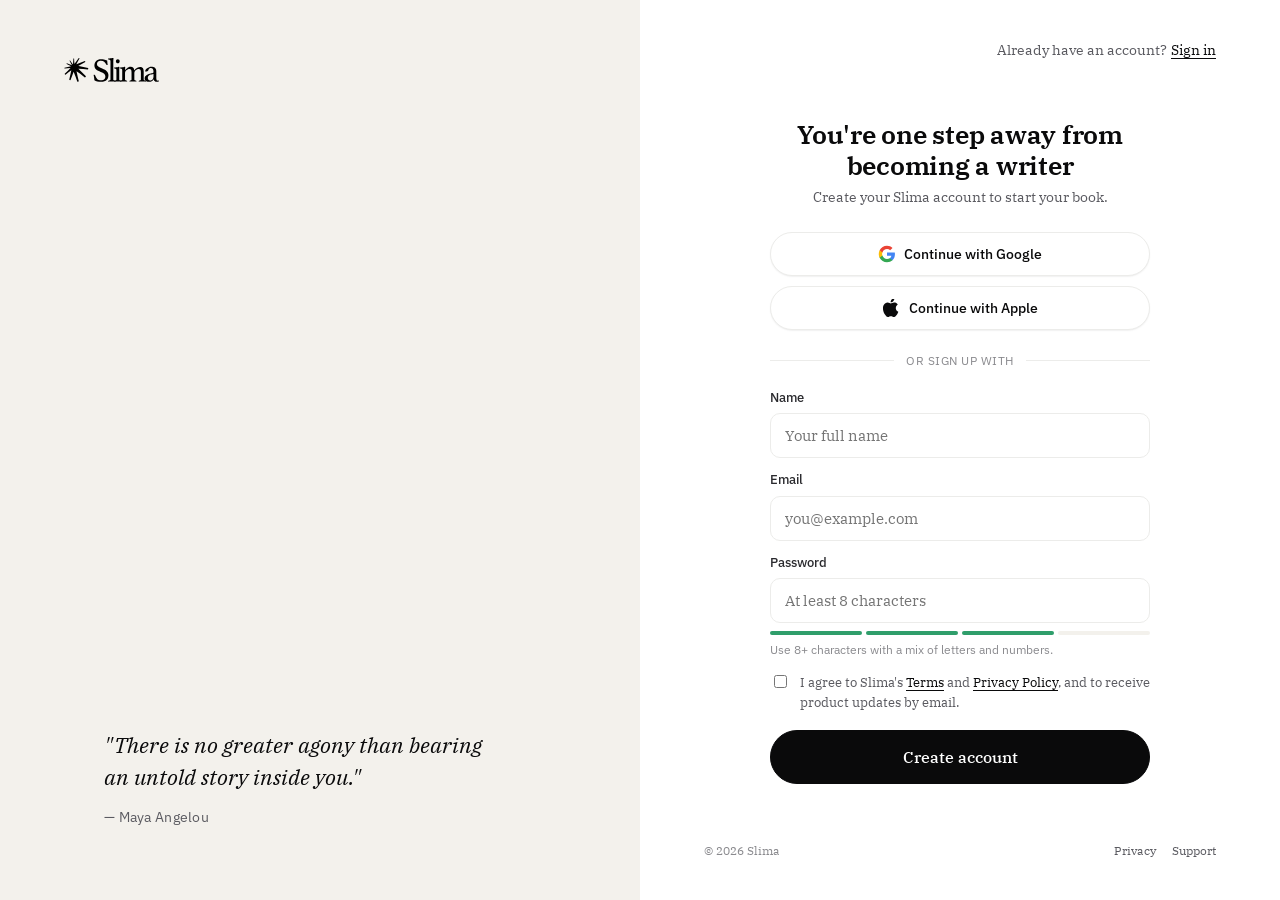
<file: register.html>
<!DOCTYPE html>
<html lang="en">
<head>
<meta charset="UTF-8">
<meta name="viewport" content="width=device-width, initial-scale=1.0">
<title>Create account — Slima</title>
<link rel="stylesheet" href="assets/app.css">
<style>
  .slima-logo {
    display: inline-block;
    height: 28px;
    width: auto;
    user-select: none;
  }
  .auth-page {
    min-height: 100vh;
    background: #fff;
  }
  .auth-card {
    width: 100%;
    min-height: 100vh;
    display: grid;
    grid-template-columns: 1fr 1fr;
    background: #fff;
  }
  .auth-quote {
    background: var(--bg-mute);
    padding: 56px 64px;
    display: flex;
    flex-direction: column;
    justify-content: space-between;
  }
  .auth-quote .brand-mark {
    color: var(--ink);
    display: inline-block;
    line-height: 0;
  }
  .auth-quote .quote { margin-top: auto; max-width: 380px; }
  .auth-quote blockquote {
    font-family: var(--serif);
    font-size: 22px;
    line-height: 1.45;
    color: var(--ink);
    margin: 0 0 14px;
    font-style: italic;
  }
  .auth-quote figcaption {
    font-family: var(--sans);
    font-size: 14px;
    color: var(--ink-3);
    letter-spacing: 0.02em;
  }
  .auth-form {
    padding: 40px 64px;
    display: flex;
    flex-direction: column;
    position: relative;
  }
  .auth-form__head {
    display: flex;
    justify-content: flex-end;
    font-size: 14px;
    color: var(--ink-3);
  }
  .auth-form__head a {
    color: var(--ink);
    text-decoration: underline;
    text-underline-offset: 3px;
    margin-left: 4px;
  }
  .auth-form__body {
    width: 100%;
    max-width: 380px;
    margin: auto;
  }
  .auth-form h1 {
    font-family: var(--serif);
    font-size: 26px;
    font-weight: 600;
    letter-spacing: -0.01em;
    line-height: 1.2;
    margin: 0 0 6px;
    text-align: center;
  }
  .auth-form .lede {
    color: var(--ink-3);
    font-size: 14px;
    text-align: center;
    margin: 0 0 24px;
  }
  .auth-form__foot {
    display: flex;
    justify-content: space-between;
    font-size: 12px;
    color: var(--ink-4);
  }
  .auth-form__foot a { color: var(--ink-3); margin-left: 16px; }
  .form-group { margin-bottom: 12px; }
  .form-group label {
    display: block;
    font-size: 13px;
    color: var(--ink-2);
    margin-bottom: 6px;
    font-family: var(--sans);
    font-weight: 500;
  }
  .form-input {
    width: 100%;
    padding: 12px 14px;
    border: 1px solid var(--line);
    border-radius: 10px;
    background: var(--bg);
    font-family: var(--serif);
    font-size: 15px;
    color: var(--ink);
    transition: border-color 0.15s, box-shadow 0.15s;
  }
  .form-input:focus {
    outline: none;
    border-color: var(--ink);
    box-shadow: 0 0 0 3px rgba(10,10,11,0.06);
  }
  .form-hint {
    font-size: 12px;
    color: var(--ink-4);
    margin-top: 6px;
    font-family: var(--sans);
  }
  .strength {
    display: flex; gap: 4px; margin-top: 8px;
  }
  .strength span {
    flex: 1; height: 4px; border-radius: 2px;
    background: var(--bg-mute);
  }
  .strength span.on { background: var(--green); }
  .form-terms {
    display: flex; align-items: flex-start; gap: 10px;
    margin: 14px 0 18px;
    font-size: 13px;
    color: var(--ink-3);
    line-height: 1.5;
  }
  .form-terms a { color: var(--ink); text-decoration: underline; text-underline-offset: 3px; }
  .auth-divider {
    display: flex; align-items: center; gap: 12px;
    margin: 22px 0 18px;
    color: var(--ink-4);
    font-size: 12px;
    font-family: var(--sans);
    letter-spacing: 0.04em;
  }
  .auth-divider::before, .auth-divider::after {
    content: ''; flex: 1; height: 1px; background: var(--line);
  }
  .social-row { display: grid; gap: 10px; }
  .btn--social {
    background: var(--bg);
    border: 1px solid var(--line);
    color: var(--ink);
    font-family: var(--sans);
    font-size: 14px;
    font-weight: 500;
    padding: 12px 16px;
    width: 100%;
    box-shadow: var(--shadow-1);
  }
  .btn--social:hover { background: var(--bg-soft); }
  .btn--social svg { width: 18px; height: 18px; }

  @media (max-width: 820px) {
    .auth-page { padding: 0; background: #fff; }
    .auth-card {
      grid-template-columns: 1fr;
      min-height: 100vh;
      border: none;
      border-radius: 0;
      box-shadow: none;
    }
    .auth-quote { display: none; }
    .auth-form { padding: 24px; }
    .auth-form__body { max-width: 420px; }
  }
</style>
</head>
<body>

<div class="auth-page">
  <div class="auth-card">

    <aside class="auth-quote">
      <a class="brand-mark" href="index.html" aria-label="Slima — home">
        <img src="assets/logo.svg" alt="Slima" class="slima-logo">
      </a>
      <figure class="quote">
        <blockquote>"There is no greater agony than bearing an untold story inside you."</blockquote>
        <figcaption>— Maya Angelou</figcaption>
      </figure>
    </aside>

    <section class="auth-form">
      <header class="auth-form__head">
        Already have an account? <a href="login.html">Sign in</a>
      </header>

      <div class="auth-form__body">
        <h1>You're one step away from becoming a writer</h1>
        <p class="lede">Create your Slima account to start your book.</p>

        <div class="social-row">
          <button class="btn btn--social">
            <svg viewBox="0 0 24 24" xmlns="http://www.w3.org/2000/svg"><path fill="#4285F4" d="M22.56 12.25c0-.78-.07-1.53-.2-2.25H12v4.26h5.92c-.26 1.37-1.04 2.53-2.21 3.31v2.77h3.57c2.08-1.92 3.28-4.74 3.28-8.09z"/><path fill="#34A853" d="M12 23c2.97 0 5.46-.98 7.28-2.66l-3.57-2.77c-.98.66-2.23 1.06-3.71 1.06-2.86 0-5.29-1.93-6.16-4.53H2.18v2.84C3.99 20.53 7.7 23 12 23z"/><path fill="#FBBC05" d="M5.84 14.09c-.22-.66-.35-1.36-.35-2.09s.13-1.43.35-2.09V7.07H2.18C1.43 8.55 1 10.22 1 12s.43 3.45 1.18 4.93l2.85-2.22.81-.62z"/><path fill="#EA4335" d="M12 5.38c1.62 0 3.06.56 4.21 1.64l3.15-3.15C17.45 2.09 14.97 1 12 1 7.7 1 3.99 3.47 2.18 7.07l3.66 2.84c.87-2.6 3.3-4.53 6.16-4.53z"/></svg>
            Continue with Google
          </button>
          <button class="btn btn--social">
            <svg viewBox="0 0 24 24" fill="currentColor"><path d="M17.05 12.04c-.03-3.18 2.6-4.71 2.71-4.79-1.48-2.16-3.78-2.46-4.59-2.49-1.95-.2-3.81 1.15-4.81 1.15-1.01 0-2.53-1.13-4.16-1.1-2.13.03-4.11 1.24-5.21 3.16-2.23 3.86-.57 9.57 1.6 12.71 1.06 1.54 2.32 3.27 3.97 3.21 1.6-.07 2.2-1.04 4.13-1.04 1.92 0 2.47 1.04 4.16 1 1.72-.03 2.81-1.57 3.86-3.12 1.22-1.79 1.72-3.52 1.75-3.61-.04-.02-3.36-1.29-3.4-5.08zm-3.16-9.34C14.79 1.62 15.4.16 15.23-1.3c-1.26.05-2.79.84-3.7 1.91-.82.94-1.54 2.45-1.34 3.88 1.41.11 2.85-.71 3.7-1.79z"/></svg>
            Continue with Apple
          </button>
        </div>

        <div class="auth-divider">OR SIGN UP WITH</div>

        <form>
          <div class="form-group">
            <label for="name">Name</label>
            <input type="text" id="name" class="form-input" placeholder="Your full name" autocomplete="name">
          </div>

          <div class="form-group">
            <label for="email">Email</label>
            <input type="email" id="email" class="form-input" placeholder="you@example.com" autocomplete="email">
          </div>

          <div class="form-group">
            <label for="password">Password</label>
            <input type="password" id="password" class="form-input" placeholder="At least 8 characters" autocomplete="new-password">
            <div class="strength" aria-hidden="true">
              <span class="on"></span><span class="on"></span><span class="on"></span><span></span>
            </div>
            <div class="form-hint">Use 8+ characters with a mix of letters and numbers.</div>
          </div>

          <label class="form-terms">
            <input type="checkbox" style="margin-top: 2px;">
            <span>I agree to Slima's <a href="#">Terms</a> and <a href="#">Privacy Policy</a>, and to receive product updates by email.</span>
          </label>

          <button type="submit" class="btn btn--primary btn--block btn--lg">Create account</button>
        </form>
      </div>

      <footer class="auth-form__foot">
        <span>© 2026 Slima</span>
        <span><a href="#">Privacy</a><a href="mailto:service@slima.ai">Support</a></span>
      </footer>
    </section>

  </div>
</div>

</body>
</html>
</file>
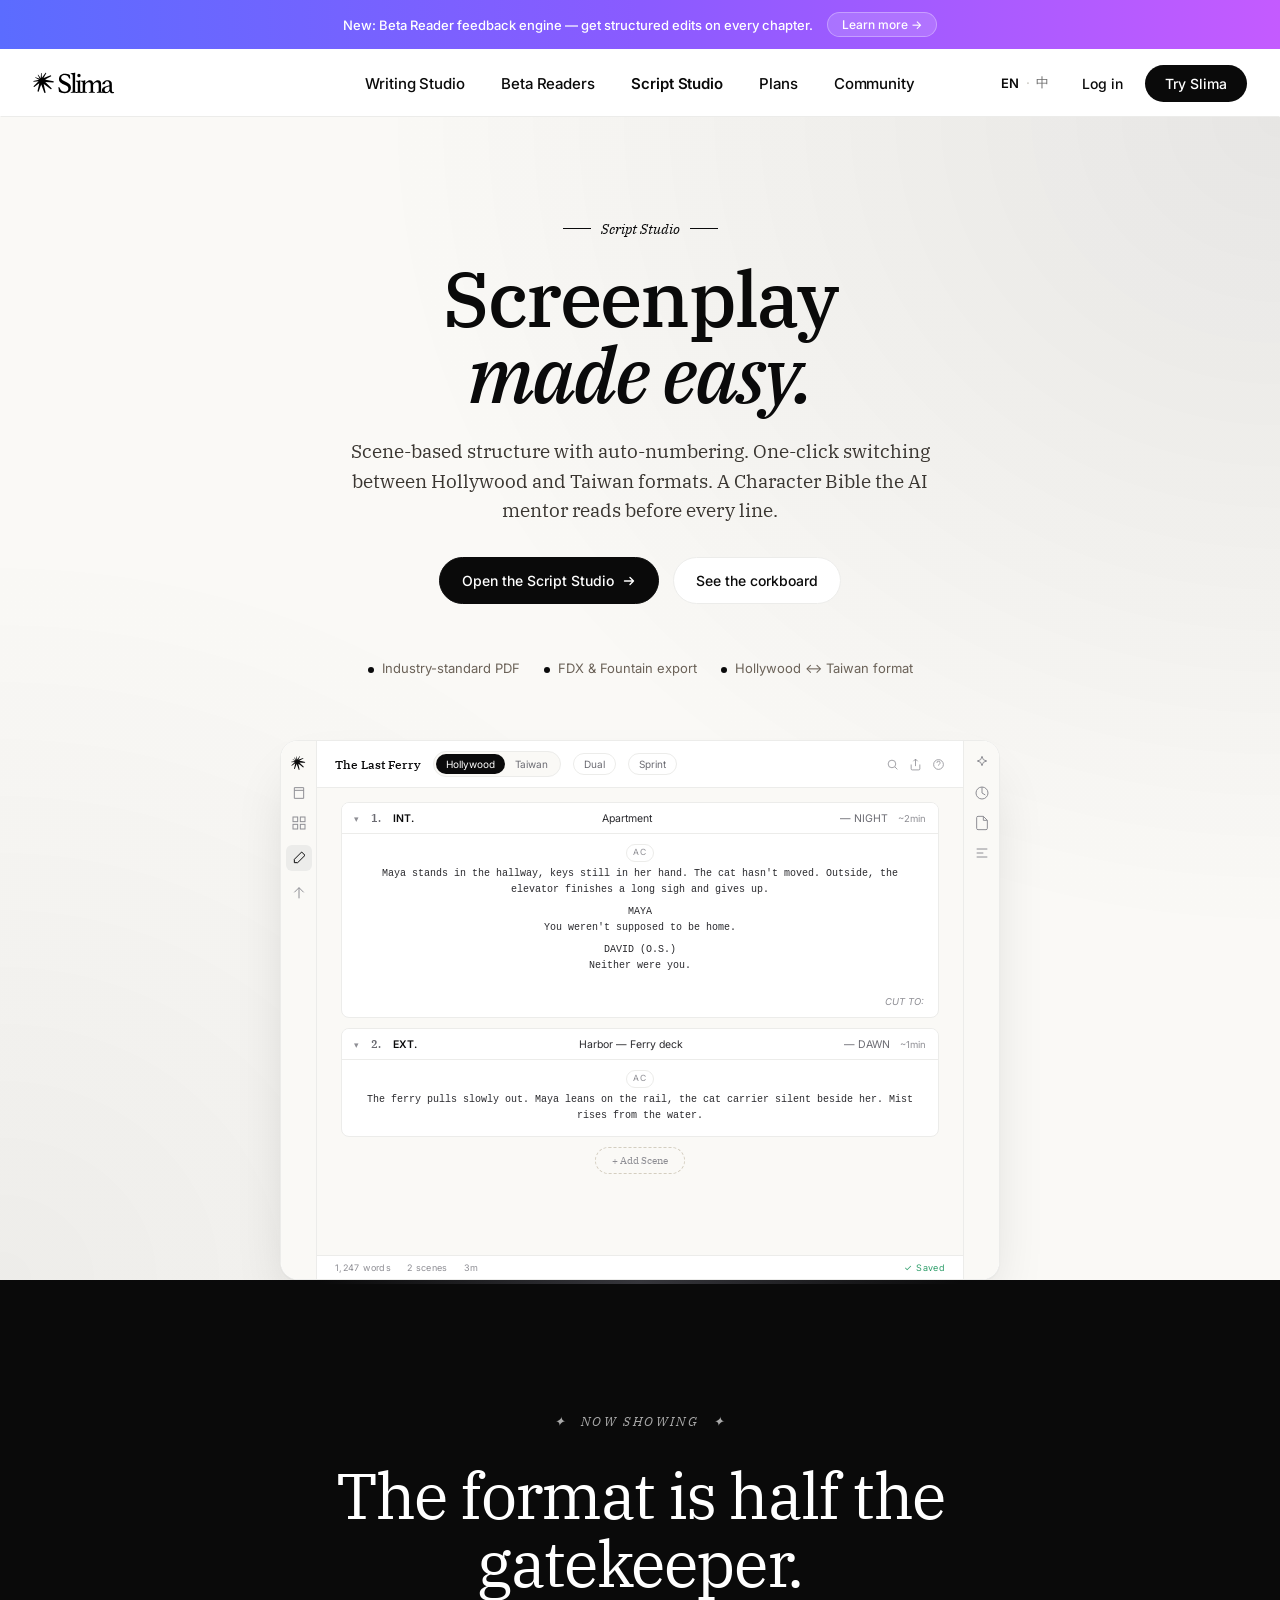
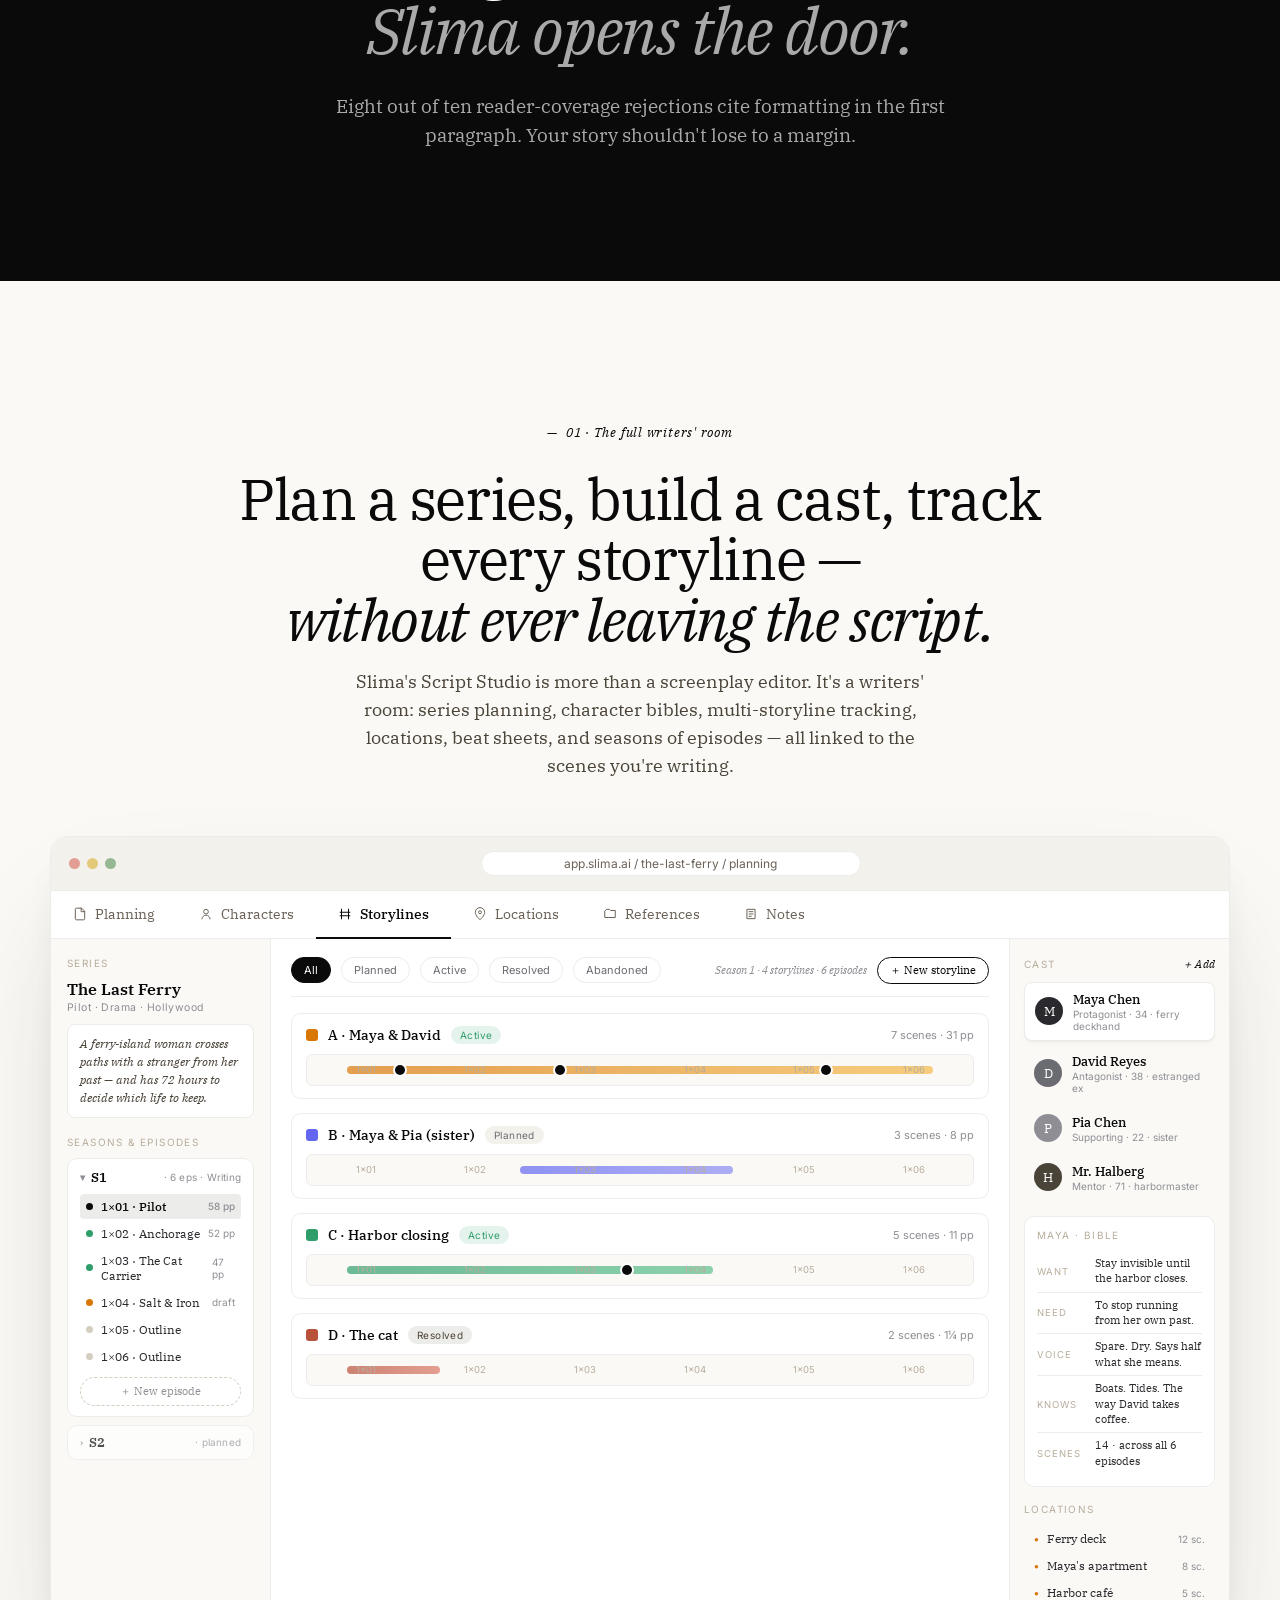
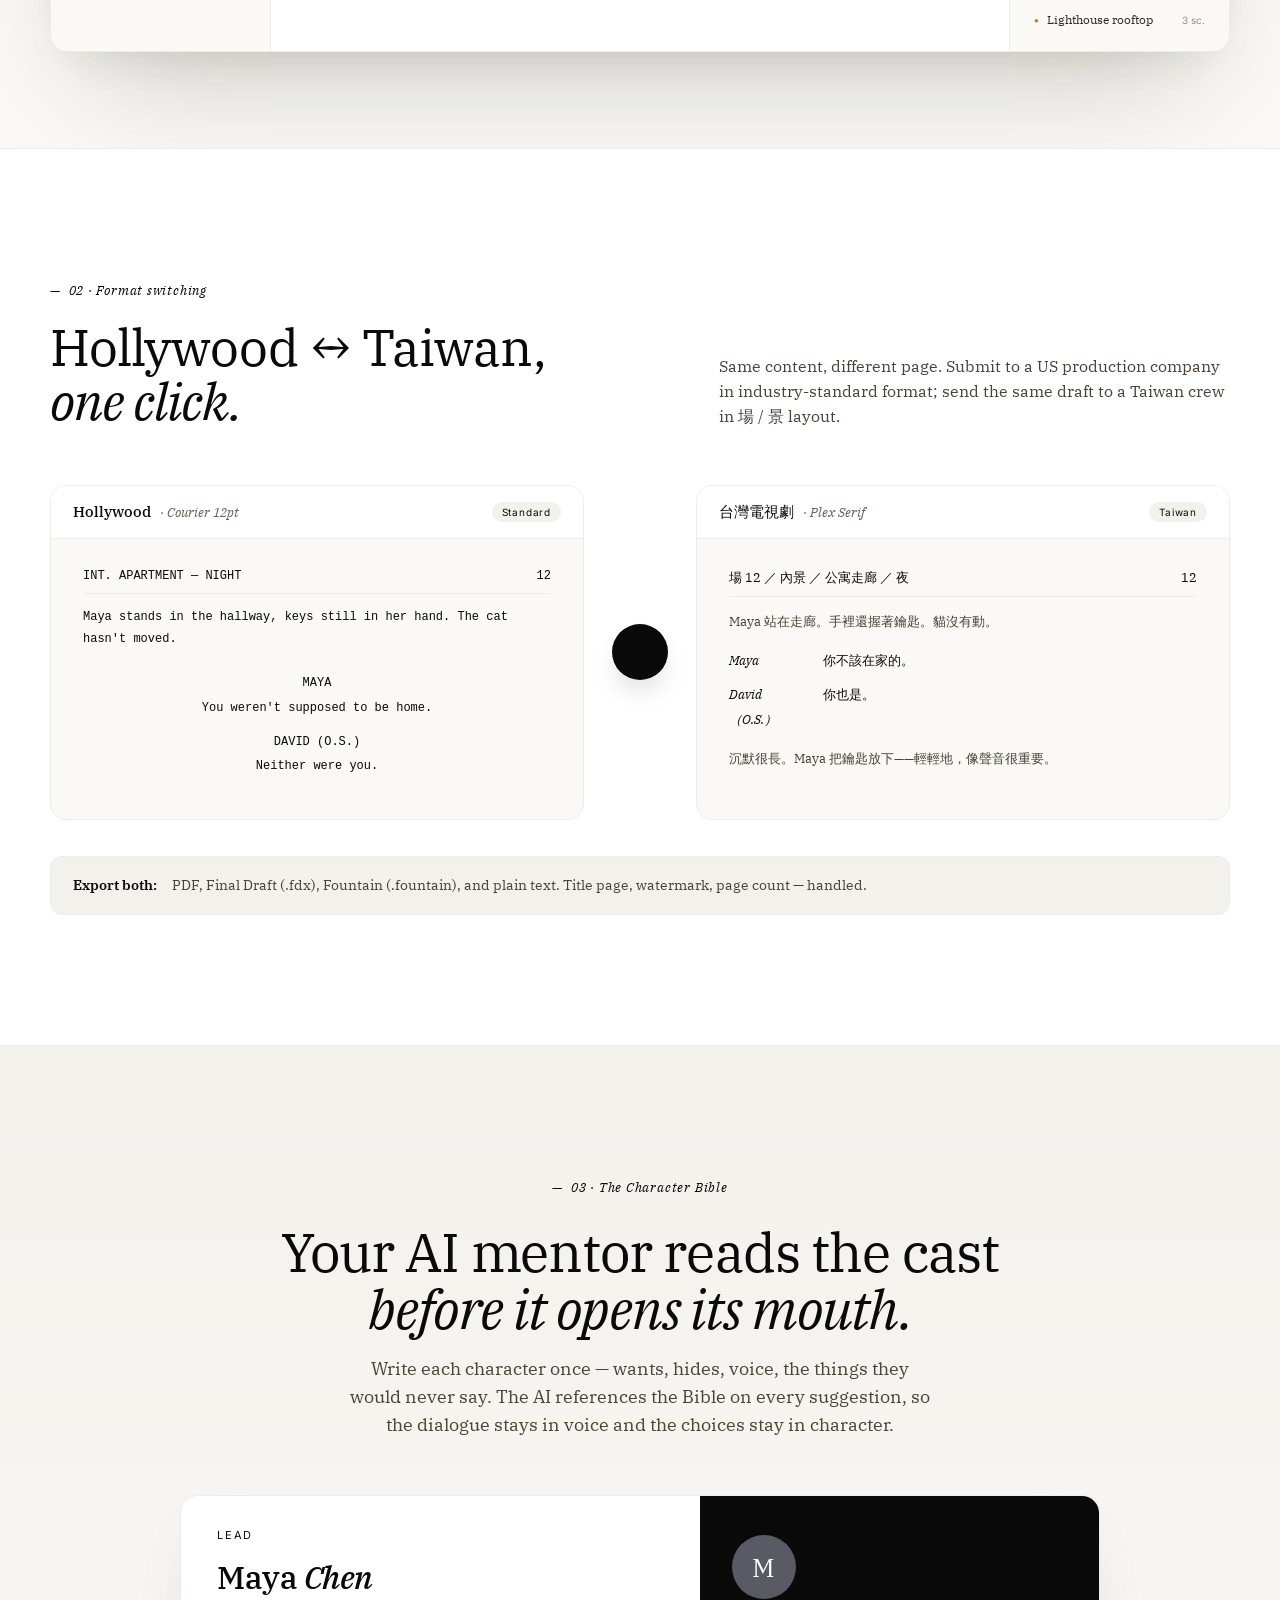
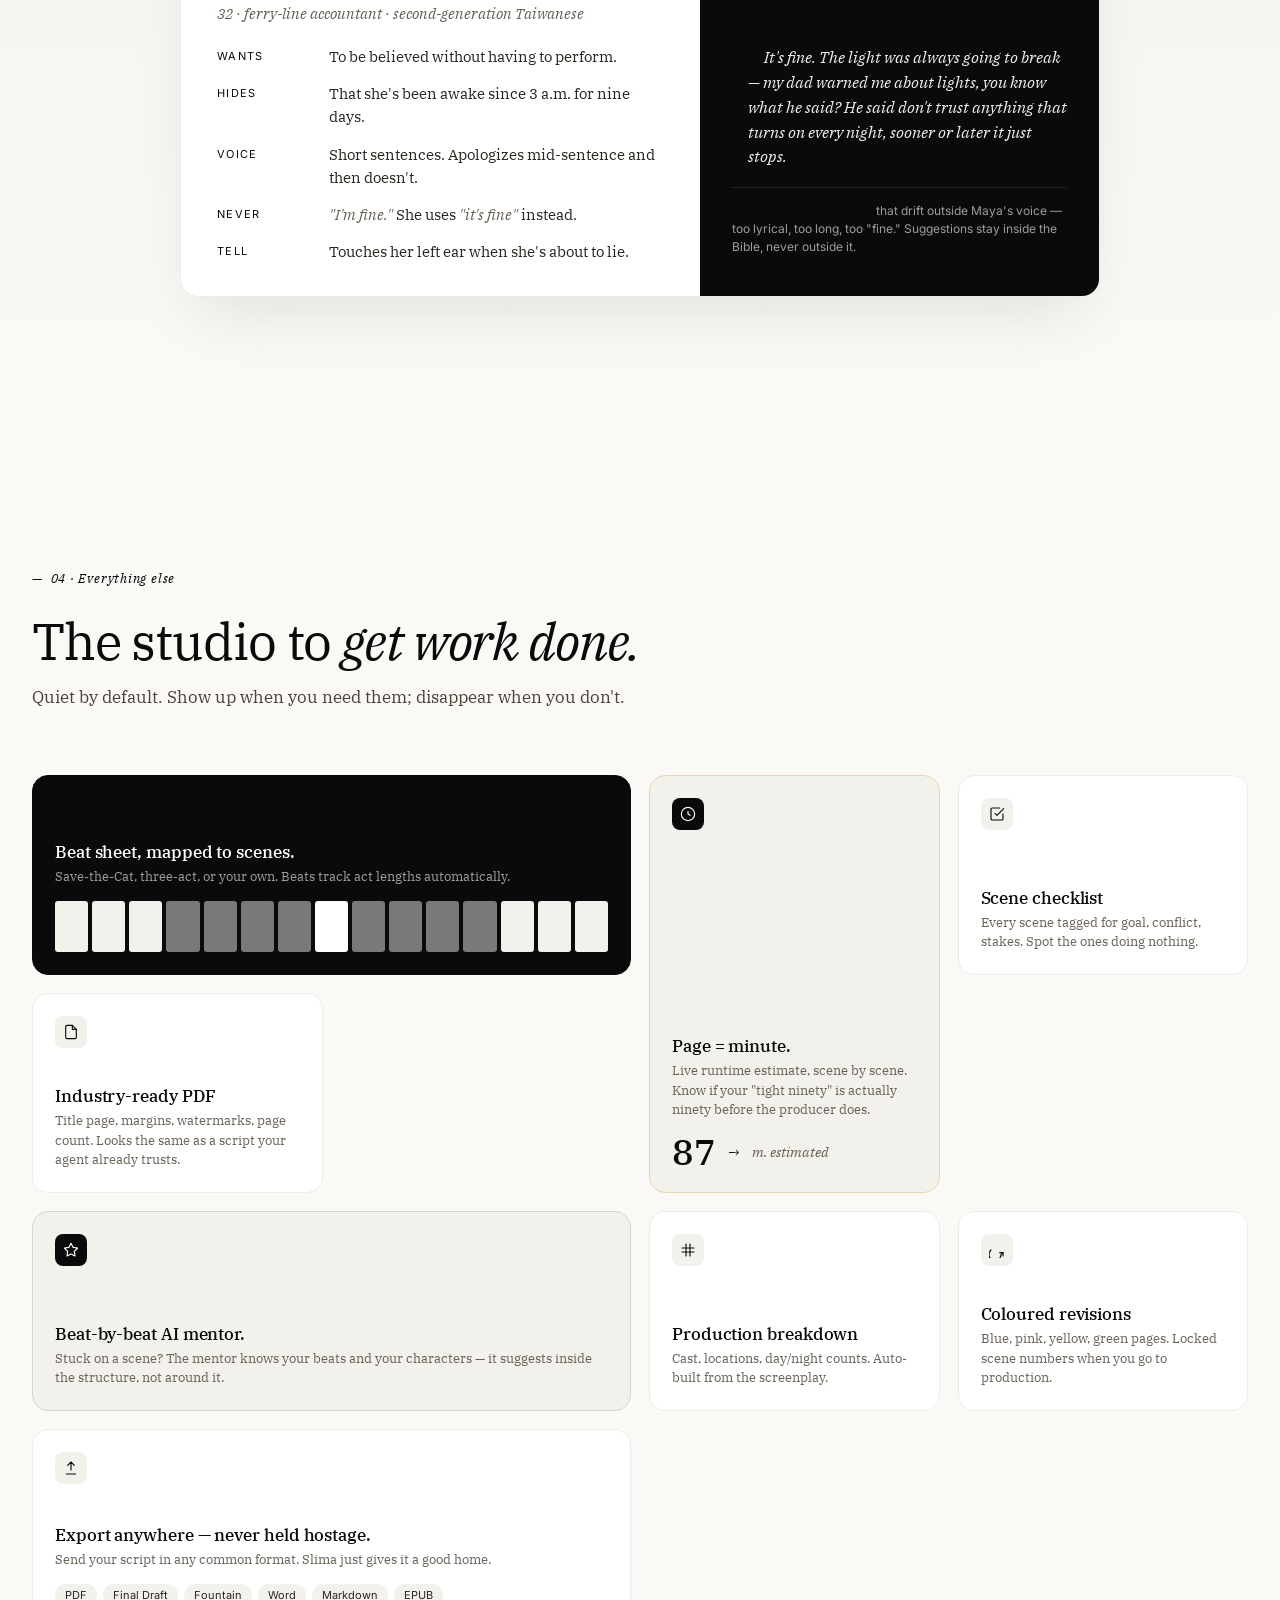
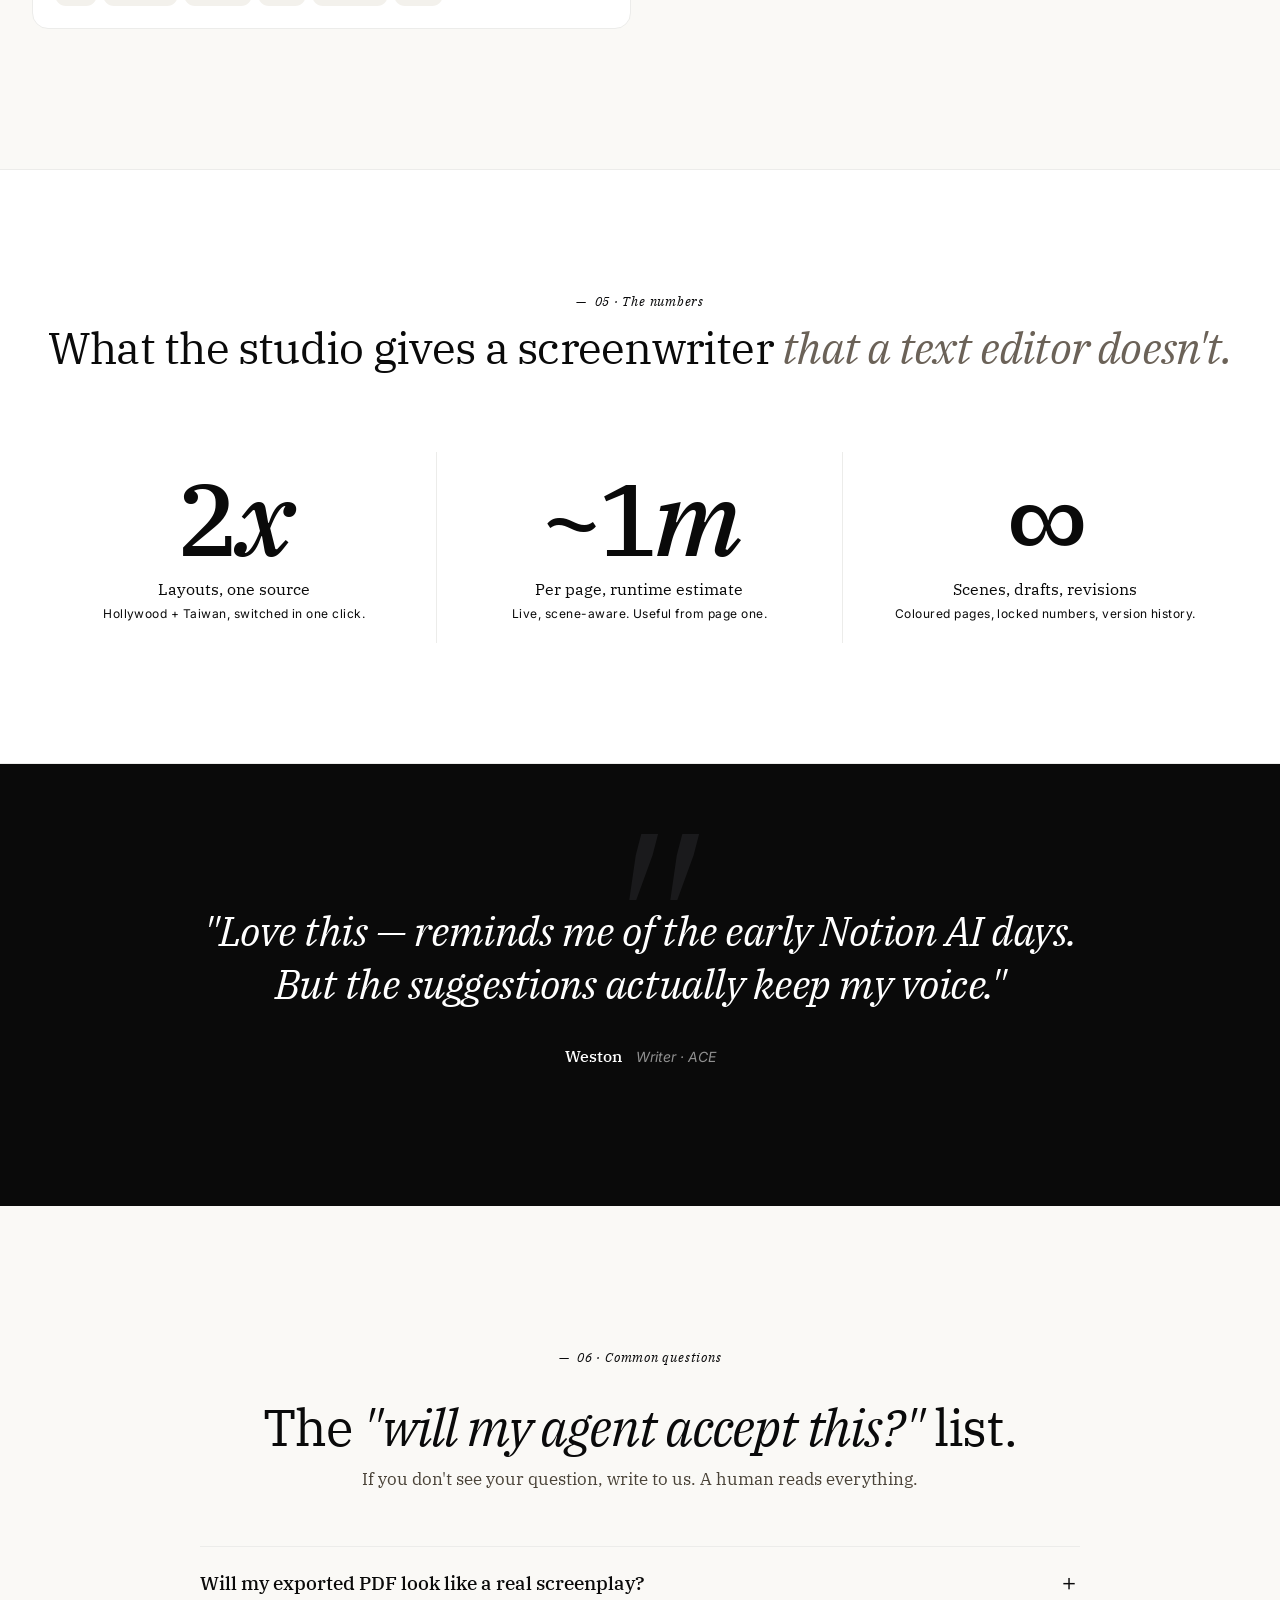
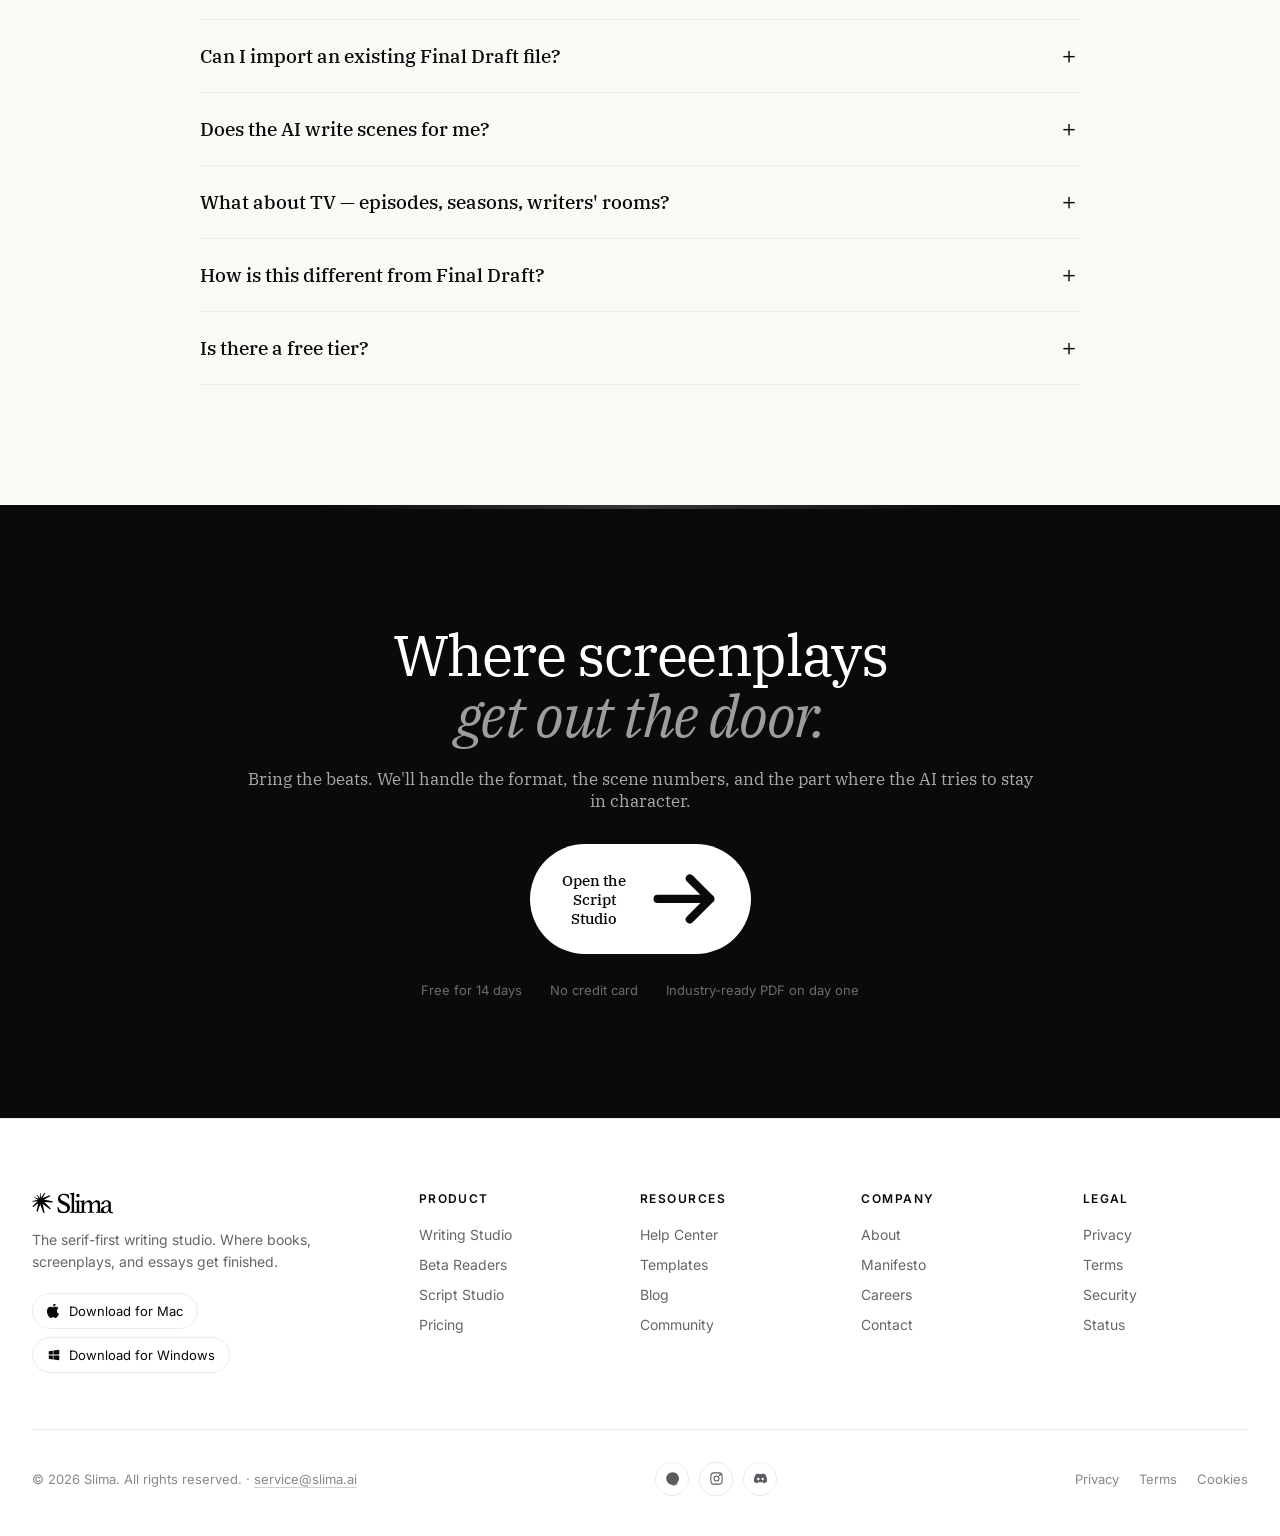
<file: script-studio.html>
<!DOCTYPE html>
<html lang="en">
<head>
<meta charset="UTF-8">
<meta name="viewport" content="width=device-width, initial-scale=1.0">
<title>Script Studio — Slima</title>
<meta name="description" content="A screenwriting studio with scene-based structure, Hollywood ↔ Taiwan format switching, character bibles, beat boards, and runtime estimation.">
<link rel="stylesheet" href="assets/marketing.css">
<link rel="stylesheet" href="assets/mockups.css">
<style>
  /* ──────────────────────────────────────────────
     SCRIPT STUDIO — page-specific design
     "Soundstage": cinematic teal + soft gold accents
     ────────────────────────────────────────────── */
  :root {
    --paper:    #faf9f6;
    --paper-2:  #f3f1ec;
    --rule:     #ececea;
    --ink-2:    #2a2a2e;
    --green:    #0a0a0b;
    --green-bg: #f3f1ec;
    --teal:     #0a0a0b;
    --teal-bg:  #f3f1ec;
    --teal-2:   #5a5a64;
    --gold:     #0a0a0b;
    --gold-bg:  #f3f1ec;
  }
  body { background: var(--paper); }

  .sec-num {
    font-family: 'IBM Plex Serif', serif;
    font-style: italic;
    font-size: 13px;
    color: var(--teal);
    letter-spacing: 0.06em;
    margin-bottom: 14px;
    display: inline-block;
  }
  .sec-num::before {
    content: '— ';
    margin-right: 4px;
    font-style: normal;
  }

  /* ══════════════════════════════════════════════
     1. HERO — vertical centered, screenplay page
     ══════════════════════════════════════════════ */
  .ss-hero {
    position: relative;
    background:
      radial-gradient(ellipse at 100% 0%, rgba(10,10,11,0.08) 0%, transparent 50%),
      radial-gradient(ellipse at 0% 100%, rgba(10,10,11,0.05) 0%, transparent 45%),
      var(--paper);
    padding: 96px 32px 0;
    overflow: hidden;
    text-align: center;
  }
  .ss-hero-inner {
    max-width: 1080px; margin: 0 auto;
  }
  .ss-hero-eyebrow {
    display: inline-flex; align-items: center; gap: 10px;
    font-family: 'IBM Plex Serif', serif;
    font-style: italic;
    font-size: 14px;
    color: var(--teal);
    margin-bottom: 22px;
  }
  .ss-hero-eyebrow::before, .ss-hero-eyebrow::after {
    content: '';
    width: 28px; height: 1px;
    background: var(--teal);
  }
  .ss-hero h1 {
    font-family: 'IBM Plex Serif', serif;
    font-weight: 500;
    font-size: clamp(48px, 6vw, 88px);
    letter-spacing: -0.025em;
    line-height: 1.0;
    color: #0a0a0a;
    margin-bottom: 24px;
    max-width: 920px;
    margin-left: auto; margin-right: auto;
  }
  .ss-hero h1 em {
    font-style: italic;
    color: var(--teal);
  }
  .ss-hero p.lead {
    font-family: 'IBM Plex Serif', serif;
    font-size: 19px;
    line-height: 1.55;
    color: #3a3631;
    max-width: 620px;
    margin: 0 auto 32px;
  }
  .ss-hero-cta {
    display: inline-flex; align-items: center; gap: 14px;
    flex-wrap: wrap;
    margin-bottom: 56px;
    justify-content: center;
  }
  .ss-hero-meta {
    display: flex; gap: 24px; justify-content: center;
    flex-wrap: wrap;
    margin-bottom: 64px;
    font-size: 13px;
    color: #6b6258;
    font-family: 'Inter', sans-serif;
  }
  .ss-hero-meta .dot {
    width: 6px; height: 6px;
    border-radius: 50%;
    background: var(--teal);
    display: inline-block;
    margin-right: 8px;
    vertical-align: middle;
  }

  /* Slima Script Studio mockup — white shell, true to app */
  .slima-app {
    background: #ffffff;
    border-radius: 28px;
    overflow: hidden;
    box-shadow: 0 30px 60px -20px rgba(10,10,15,0.14), 0 12px 24px -12px rgba(10,10,15,0.08);
    border: 1px solid #ececea;
    max-width: 480px; margin: 0 auto;
    color: #0a0a0b;
    font-family: 'IBM Plex Serif', serif;
    transform: rotate(-0.4deg);
    transition: transform 0.5s ease;
  }
  .slima-app:hover { transform: rotate(0deg); }
  .ss-mock-head {
    padding: 22px 22px 6px;
    display: flex; align-items: center; gap: 10px;
  }
  .ss-mock-head h3 {
    font-family: 'IBM Plex Serif', serif;
    font-weight: 600;
    font-size: 24px;
    color: #0a0a0b;
    margin: 0;
  }
  .ss-mock-beta {
    background: #2a2a2e;
    color: #e6c97a;
    font-family: 'Inter', sans-serif;
    font-size: 11px;
    font-weight: 600;
    letter-spacing: 0.08em;
    padding: 4px 10px;
    border-radius: 100px;
  }
  .ss-mock-new {
    margin: 12px 22px 0;
    display: inline-flex; align-items: center; gap: 8px;
    padding: 11px 18px;
    background: #ffffff;
    border: 1px solid #ececea;
    border-radius: 100px;
    font-size: 14px;
    color: #0a0a0b;
    font-family: 'IBM Plex Serif', serif;
  }
  .ss-mock-tabs {
    display: flex;
    align-items: center;
    gap: 22px;
    margin: 16px 22px 0;
    padding-bottom: 10px;
    border-bottom: 1px solid #ececea;
    font-family: 'IBM Plex Serif', serif;
    font-size: 14px;
  }
  .ss-mock-tabs .tab { color: #8e8e94; padding-bottom: 8px; }
  .ss-mock-tabs .tab.is-active {
    color: #0a0a0b;
    border-bottom: 2px solid #0a0a0b;
    margin-bottom: -11px;
  }
  .ss-mock-tabs .refresh { margin-left: auto; color: #8e8e94; }
  .ss-mock-list {
    padding: 8px 12px 16px;
    min-height: 200px;
  }
  .ss-mock-list .row {
    display: flex; align-items: center; gap: 12px;
    padding: 12px 10px;
    border-radius: 12px;
  }
  .ss-mock-list .row:hover { background: #faf9f6; }
  .ss-mock-list .ic {
    width: 36px; height: 36px;
    border-radius: 8px;
    background: #f3f1ec;
    display: flex; align-items: center; justify-content: center;
    color: #2a2a2e;
    font-size: 16px;
    flex-shrink: 0;
  }
  .ss-mock-list .meta { flex: 1; min-width: 0; }
  .ss-mock-list .title {
    font-family: 'IBM Plex Serif', serif;
    font-weight: 500;
    font-size: 15.5px;
    color: #0a0a0b;
  }
  .ss-mock-list .sub {
    font-family: 'Inter', sans-serif;
    font-size: 11.5px;
    color: #8e8e94;
    margin-top: 2px;
    letter-spacing: 0.02em;
  }
  .ss-mock-list .pages {
    font-family: 'IBM Plex Serif', serif;
    font-size: 13px;
    color: #8e8e94;
  }
  .ss-mock-nav {
    display: grid;
    grid-template-columns: repeat(3, 1fr);
    border-top: 1px solid #ececea;
    padding: 8px 0 14px;
  }
  .ss-mock-nav .item {
    display: flex; flex-direction: column; align-items: center; gap: 4px;
    padding: 6px 4px;
    font-family: 'IBM Plex Serif', serif;
    font-size: 11px;
    color: #8e8e94;
  }
  .ss-mock-nav .item.is-active { color: #0a0a0b; }
  .ss-mock-nav .item.is-active::after {
    content: ''; display: block;
    width: 22px; height: 2px;
    background: #0a0a0b;
    border-radius: 2px;
    margin-top: 4px;
  }
  .ss-mock-nav .item svg { width: 20px; height: 20px; }

  /* ─── Slima Script Studio mockup — true to the scene editor ─── */
  .app-mock-frame {
    background: #ffffff;
    border: 1px solid #ececea;
    border-radius: 18px;
    overflow: hidden;
    box-shadow:
      0 1px 2px rgba(10,10,15,0.04),
      0 30px 60px -16px rgba(10,10,15,0.16);
    aspect-ratio: 16 / 12;
    width: 100%;
    max-width: 720px;
    margin: 0 auto;
  }
  .ss-mock {
    width: 100%; height: 100%;
    background: #ffffff;
    display: grid;
    grid-template-columns: 36px 1fr 36px;
    color: #0a0a0b;
    font-family: 'IBM Plex Serif', serif;
  }
  .ss-mock .rail {
    background: #faf9f6;
    border-right: 1px solid #ececea;
    display: flex; flex-direction: column; align-items: center;
    gap: 14px; padding: 14px 0;
  }
  .ss-mock .rail.right {
    border-right: 0;
    border-left: 1px solid #ececea;
  }
  .ss-mock .rail svg { width: 16px; height: 16px; color: #8e8e94; }
  .ss-mock .rail .mark { color: #0a0a0b; }
  .ss-mock .rail .ic.active {
    width: 26px; height: 26px;
    background: #ececea;
    border-radius: 6px;
    display: flex; align-items: center; justify-content: center;
  }
  .ss-mock .rail .ic.active svg { color: #0a0a0b; }
  .ss-mock .stage {
    display: flex; flex-direction: column;
    min-width: 0;
  }
  .ss-mock .topbar {
    display: flex; align-items: center; gap: 12px;
    padding: 10px 18px;
    border-bottom: 1px solid #ececea;
    font-size: 11px;
  }
  .ss-mock .topbar .title {
    font-family: 'IBM Plex Serif', serif;
    font-weight: 500;
    font-size: 12px;
    color: #0a0a0b;
  }
  .ss-mock .topbar .toggle {
    display: inline-flex;
    background: #faf9f6;
    border: 1px solid #ececea;
    border-radius: 100px;
    padding: 2px;
    font-family: 'Inter', sans-serif;
    font-size: 10px;
  }
  .ss-mock .topbar .toggle span {
    padding: 4px 10px;
    border-radius: 100px;
    color: #6b6b72;
  }
  .ss-mock .topbar .toggle .on {
    background: #0a0a0b;
    color: #ffffff;
  }
  .ss-mock .topbar .pill {
    padding: 4px 10px;
    border: 1px solid #ececea;
    border-radius: 100px;
    font-family: 'Inter', sans-serif;
    font-size: 10px;
    color: #6b6b72;
  }
  .ss-mock .topbar .right {
    margin-left: auto;
    display: flex; gap: 10px;
    color: #8e8e94;
  }
  .ss-mock .topbar .right svg { width: 13px; height: 13px; }
  .ss-mock .scenes {
    flex: 1;
    background: #faf9f6;
    padding: 14px 24px;
    overflow: hidden;
  }
  .ss-mock .scene {
    background: #ffffff;
    border: 1px solid #ececea;
    border-radius: 10px;
    margin-bottom: 10px;
    overflow: hidden;
  }
  .ss-mock .scene .head {
    display: flex; align-items: center; gap: 10px;
    padding: 8px 12px;
    border-bottom: 1px solid #ececea;
    font-family: 'Inter', sans-serif;
    font-size: 10.5px;
    color: #0a0a0b;
    background: #ffffff;
  }
  .ss-mock .scene .head .chev { color: #8e8e94; font-size: 9px; }
  .ss-mock .scene .head .num {
    font-family: 'IBM Plex Serif', serif;
    font-weight: 600;
    color: #6b6b72;
    width: 14px;
  }
  .ss-mock .scene .head .int { font-weight: 600; }
  .ss-mock .scene .head .loc { color: #2a2a2e; flex: 1; }
  .ss-mock .scene .head .day { color: #6b6b72; }
  .ss-mock .scene .head .min {
    margin-left: auto;
    color: #8e8e94;
    font-size: 9.5px;
  }
  .ss-mock .scene .body {
    padding: 10px 14px 12px;
    font-family: 'Courier Prime', 'Courier New', monospace;
    font-size: 10px;
    line-height: 1.6;
    color: #2a2a2e;
  }
  .ss-mock .scene .body .ac {
    display: inline-block;
    font-family: 'Inter', sans-serif;
    font-size: 8.5px;
    letter-spacing: 0.06em;
    color: #8e8e94;
    margin-bottom: 4px;
    padding: 1px 6px;
    border: 1px solid #ececea;
    border-radius: 100px;
  }
  .ss-mock .scene .body .ch {
    text-align: center;
    text-transform: uppercase;
    margin-top: 6px;
  }
  .ss-mock .scene .body .di {
    text-align: center;
    margin: 0 14% 4px;
  }
  .ss-mock .scene .trans {
    padding: 6px 14px 10px;
    font-family: 'Inter', sans-serif;
    font-size: 9.5px;
    color: #8e8e94;
    text-align: right;
    font-style: italic;
  }
  .ss-mock .add {
    margin: 10px auto 0;
    display: block;
    padding: 6px 12px;
    border: 1px dashed #d4cec0;
    border-radius: 100px;
    text-align: center;
    color: #8e8e94;
    font-size: 10px;
    font-family: 'IBM Plex Serif', serif;
    width: 90px;
  }
  .ss-mock .footer {
    padding: 6px 18px;
    border-top: 1px solid #ececea;
    font-family: 'Inter', sans-serif;
    font-size: 9px;
    color: #8e8e94;
    letter-spacing: 0.04em;
    display: flex; gap: 16px; align-items: center;
  }
  .ss-mock .footer .saved { margin-left: auto; color: #2f9e6b; }

  /* ─── Legacy desktop wrapper hidden ─── */
  .slima-desk { display: none; }
  .slima-desk-bar {
    display: flex; align-items: center; gap: 14px;
    padding: 12px 18px;
    background: #faf9f6;
    border-bottom: 1px solid #ececea;
  }
  .slima-desk-bar .dots { display: flex; gap: 6px; }
  .slima-desk-bar .dots span {
    width: 11px; height: 11px; border-radius: 50%;
    background: #d8d4cd;
  }
  .slima-desk-bar .url {
    flex: 1; text-align: center;
    font-family: 'Inter', sans-serif;
    font-size: 12.5px;
    color: #8e8e94;
    background: #ffffff;
    border: 1px solid #ececea;
    padding: 6px 16px;
    border-radius: 100px;
    max-width: 360px;
    margin: 0 auto;
  }
  .slima-desk-body {
    display: grid;
    grid-template-columns: 220px 1fr;
    min-height: 540px;
    background: #ffffff;
  }
  .slima-desk-side {
    background: #faf9f6;
    border-right: 1px solid #ececea;
    padding: 22px 16px;
    display: flex; flex-direction: column;
    gap: 4px;
  }
  .slima-desk-side .brand {
    display: flex; align-items: center; gap: 10px;
    font-family: 'IBM Plex Serif', serif;
    font-weight: 600;
    font-size: 18px;
    color: #0a0a0b;
    margin-bottom: 18px;
    padding: 4px 10px;
  }
  .slima-desk-side .brand .mark {
    width: 22px; height: 22px;
    color: #0a0a0b;
  }
  .slima-desk-side .nav-item {
    display: flex; align-items: center; gap: 10px;
    padding: 9px 12px;
    border-radius: 8px;
    font-size: 14px;
    color: #6b6b72;
    font-family: 'IBM Plex Serif', serif;
  }
  .slima-desk-side .nav-item.is-active {
    background: #ececea;
    color: #0a0a0b;
  }
  .slima-desk-side .nav-item svg { width: 18px; height: 18px; }
  .slima-desk-side .label {
    font-family: 'Inter', sans-serif;
    font-size: 11px;
    letter-spacing: 0.10em;
    text-transform: uppercase;
    color: #b8ad9c;
    padding: 18px 12px 4px;
  }

  /* Script Studio — main pane (My Screenplays list) */
  .ssd-main { padding: 32px 36px; }
  .ssd-main .head {
    display: flex; align-items: center; gap: 12px;
    margin-bottom: 8px;
  }
  .ssd-main .head h2 {
    font-family: 'IBM Plex Serif', serif;
    font-weight: 600;
    font-size: 28px;
    color: #0a0a0b;
    margin: 0;
  }
  .ssd-main .head .beta {
    background: #2a2a2e;
    color: #e6c97a;
    font-family: 'Inter', sans-serif;
    font-size: 11px;
    font-weight: 600;
    letter-spacing: 0.08em;
    padding: 4px 10px;
    border-radius: 100px;
  }
  .ssd-main .actions {
    display: flex; gap: 10px;
    margin: 12px 0 22px;
  }
  .ssd-main .actions .btn {
    display: inline-flex; align-items: center; gap: 8px;
    padding: 10px 18px;
    border: 1px solid #ececea;
    background: #ffffff;
    border-radius: 100px;
    font-size: 14px;
    color: #0a0a0b;
    font-family: 'IBM Plex Serif', serif;
  }
  .ssd-main .tabs {
    display: flex;
    align-items: center;
    gap: 24px;
    border-bottom: 1px solid #ececea;
    margin-bottom: 12px;
    font-size: 14px;
  }
  .ssd-main .tabs .tab { color: #8e8e94; padding-bottom: 12px; }
  .ssd-main .tabs .tab.is-active {
    color: #0a0a0b;
    border-bottom: 2px solid #0a0a0b;
    margin-bottom: -1px;
  }
  .ssd-main .tabs .refresh { margin-left: auto; color: #8e8e94; }
  .ssd-main .row {
    display: grid;
    grid-template-columns: 56px 1fr 120px 80px;
    align-items: center;
    gap: 16px;
    padding: 14px 14px;
    border-radius: 10px;
  }
  .ssd-main .row:hover { background: #faf9f6; }
  .ssd-main .row .ic {
    width: 44px; height: 44px;
    border-radius: 10px;
    background: #f3f1ec;
    display: flex; align-items: center; justify-content: center;
    color: #2a2a2e;
    font-size: 18px;
  }
  .ssd-main .row .title {
    font-family: 'IBM Plex Serif', serif;
    font-weight: 500;
    font-size: 17px;
    color: #0a0a0b;
  }
  .ssd-main .row .sub {
    font-family: 'Inter', sans-serif;
    font-size: 11.5px;
    color: #8e8e94;
    letter-spacing: 0.04em;
    margin-top: 2px;
  }
  .ssd-main .row .updated {
    font-family: 'IBM Plex Serif', serif;
    font-style: italic;
    font-size: 13px;
    color: #8e8e94;
  }
  .ssd-main .row .pages {
    font-family: 'IBM Plex Serif', serif;
    font-size: 14px;
    color: #6b6b72;
    text-align: right;
  }

  /* On mobile (<=880px) hide the desktop mockup; show the
     existing mobile .slima-app shell instead. */
  .slima-mobile-only { display: none; }
  @media (max-width: 880px) {
    .slima-desk { display: none; }
    .slima-mobile-only { display: block; }
  }

  /* Screenplay page mockup */
  .screenplay-page {
    max-width: 720px;
    margin: 0 auto;
    background: #ffffff;
    border: 1px solid var(--rule);
    border-radius: 12px 12px 0 0;
    box-shadow:
      0 60px 120px -40px rgba(40, 30, 15, 0.30),
      0 20px 40px -20px rgba(40, 30, 15, 0.14);
    text-align: left;
    transform: perspective(1400px) rotateX(2deg);
    transition: transform 0.6s ease;
  }
  .screenplay-page:hover { transform: perspective(1400px) rotateX(0deg); }
  .sp-bar {
    display: flex; align-items: center; justify-content: space-between;
    padding: 14px 22px;
    border-bottom: 1px solid var(--rule);
    background: var(--paper);
  }
  .sp-bar .left {
    display: flex; align-items: center; gap: 10px;
    font-family: 'IBM Plex Serif', serif;
    font-style: italic;
    font-size: 13px;
    color: #6b6258;
  }
  .sp-bar .clap {
    width: 22px; height: 22px;
    border-radius: 4px;
    background: #0a0a0a;
    color: var(--gold);
    display: inline-flex; align-items: center; justify-content: center;
    font-size: 12px;
  }
  .sp-bar .toggle {
    display: inline-flex;
    background: #ffffff;
    border: 1px solid var(--rule);
    border-radius: 100px;
    padding: 3px;
    font-family: 'Inter', sans-serif;
    font-size: 11px;
  }
  .sp-bar .toggle span {
    padding: 4px 12px;
    border-radius: 100px;
    color: #6b6258;
  }
  .sp-bar .toggle span.on {
    background: var(--teal);
    color: #fff;
  }
  .sp-bar .pages {
    font-family: 'IBM Plex Serif', serif;
    font-style: italic;
    font-size: 13px;
    color: #6b6258;
  }
  .sp-body {
    padding: 36px 56px 32px;
    font-family: 'Courier Prime', 'Courier New', monospace;
    font-size: 13px;
    line-height: 1.85;
    color: #0a0a0a;
    min-height: 360px;
  }
  @media (max-width: 720px) { .sp-body { padding: 28px 22px; } }
  .sp-body .scene {
    text-transform: uppercase;
    border-bottom: 1px solid var(--rule);
    padding-bottom: 8px;
    margin-bottom: 18px;
    display: flex; justify-content: space-between;
  }
  .sp-body .scene .num { color: var(--gold); }
  .sp-body .action { margin-bottom: 14px; color: #2a2620; }
  .sp-body .character {
    text-align: center;
    text-transform: uppercase;
    margin-bottom: 2px;
  }
  .sp-body .paren {
    text-align: center;
    color: #6b6258;
    font-style: italic;
    margin-bottom: 2px;
  }
  .sp-body .dialog {
    text-align: center;
    max-width: 60%;
    margin: 0 auto 14px;
  }

  /* ══════════════════════════════════════════════
     2. INDUSTRY STAT (cinema-marquee feel)
     ══════════════════════════════════════════════ */
  .ss-stat {
    background: #0a0a0a;
    color: #faf8f3;
    padding: 130px 32px;
    position: relative;
    overflow: hidden;
  }
  .ss-stat::before {
    content: '';
    position: absolute;
    top: 0; left: 0; right: 0;
    height: 4px;
    background: linear-gradient(90deg, transparent, var(--gold), var(--teal-2), var(--gold), transparent);
    opacity: 0.55;
  }
  .ss-stat-inner {
    max-width: 1100px; margin: 0 auto;
    text-align: center;
  }
  .ss-stat .marquee {
    display: inline-block;
    font-family: 'IBM Plex Serif', serif;
    font-style: italic;
    font-size: 13px;
    letter-spacing: 0.18em;
    color: rgba(255,255,255,0.65);
    text-transform: uppercase;
    margin-bottom: 32px;
  }
  .ss-stat .marquee::before,
  .ss-stat .marquee::after {
    content: '✦';
    margin: 0 14px;
    color: rgba(255,255,255,0.65);
  }
  .ss-stat h2 {
    font-family: 'IBM Plex Serif', serif;
    font-weight: 400;
    font-size: clamp(36px, 5vw, 72px);
    letter-spacing: -0.025em;
    line-height: 1.05;
    color: #fff;
    max-width: 920px;
    margin: 0 auto 28px;
  }
  .ss-stat h2 em { font-style: italic; color: rgba(255,255,255,0.65); }
  .ss-stat .body {
    font-family: 'IBM Plex Serif', serif;
    font-size: 19px;
    color: rgba(255,255,255,0.65);
    line-height: 1.55;
    max-width: 680px;
    margin: 0 auto;
  }

  /* ══════════════════════════════════════════════
     3. LIVE STUDIO TOUR (browser frame)
     ══════════════════════════════════════════════ */
  .ss-tour {
    background: var(--paper);
    padding: 140px 32px 96px;
    text-align: center;
  }
  .ss-tour-inner { max-width: 1180px; margin: 0 auto; }
  .ss-tour h2 {
    font-family: 'IBM Plex Serif', serif;
    font-weight: 400;
    font-size: clamp(36px, 4.5vw, 60px);
    line-height: 1.05;
    letter-spacing: -0.025em;
    color: #0a0a0a;
    margin: 14px auto 18px;
    max-width: 880px;
  }
  .ss-tour h2 em { font-style: italic; }
  .ss-tour .lead {
    font-family: 'IBM Plex Serif', serif;
    font-size: 18px;
    color: #4a4338;
    line-height: 1.55;
    max-width: 580px;
    margin: 0 auto 56px;
  }
  .ss-frame {
    background: #ffffff;
    border: 1px solid var(--rule);
    border-radius: 18px;
    overflow: hidden;
    box-shadow:
      0 60px 120px -40px rgba(40, 30, 15, 0.22),
      0 20px 40px -20px rgba(40, 30, 15, 0.12);
    text-align: left;
  }
  .ss-frame-bar {
    display: flex; align-items: center;
    padding: 14px 18px;
    background: var(--paper-2);
    border-bottom: 1px solid var(--rule);
    gap: 14px;
  }
  .ss-frame-bar .dots { display: flex; gap: 7px; }
  .ss-frame-bar .dots span {
    width: 11px; height: 11px;
    border-radius: 50%;
    background: #d4ccba;
  }
  .ss-frame-bar .dots span:nth-child(1) { background: #e29e94; }
  .ss-frame-bar .dots span:nth-child(2) { background: #e3c97a; }
  .ss-frame-bar .dots span:nth-child(3) { background: #95b893; }
  .ss-frame-bar .url {
    flex: 1; text-align: center;
    font-family: 'Inter', sans-serif;
    font-size: 12px;
    color: #6b6258;
    background: #ffffff;
    padding: 4px 14px;
    border: 1px solid var(--rule);
    border-radius: 100px;
    max-width: 380px;
    margin: 0 auto;
  }

  .ss-frame-tabs {
    display: flex;
    border-bottom: 1px solid var(--rule);
    background: #ffffff;
  }
  .ss-frame-tabs button {
    background: transparent;
    border: 0;
    padding: 14px 22px;
    font-family: 'IBM Plex Serif', serif;
    font-size: 14px;
    color: #6b6258;
    cursor: pointer;
    border-bottom: 2px solid transparent;
    margin-bottom: -1px;
    display: inline-flex; align-items: center; gap: 8px;
  }
  .ss-frame-tabs button.is-active {
    color: var(--teal);
    border-bottom-color: var(--teal);
    font-weight: 500;
  }
  .ss-frame-tabs button svg { width: 14px; height: 14px; }

  /* Corkboard grid */
  .corkboard {
    padding: 28px 32px;
    background: var(--paper);
    background-image:
      radial-gradient(circle at 50% 50%, rgba(10,10,11,0.04) 0%, transparent 70%);
    min-height: 460px;
  }
  .corkboard-act {
    margin-bottom: 22px;
  }
  .corkboard-act .label {
    font-family: 'IBM Plex Serif', serif;
    font-style: italic;
    font-size: 13px;
    color: var(--teal);
    margin-bottom: 12px;
    letter-spacing: 0.04em;
  }
  .corkboard-row {
    display: grid;
    grid-template-columns: repeat(auto-fill, minmax(210px, 1fr));
    gap: 14px;
  }
  .scene-card {
    background: #ffffff;
    border: 1px solid var(--rule);
    border-radius: 10px;
    padding: 14px 16px;
    font-family: 'Inter', sans-serif;
    font-size: 12px;
    color: #2a2620;
    cursor: grab;
    transition: transform 0.2s, box-shadow 0.2s;
    box-shadow: 0 4px 10px -4px rgba(40,30,15,0.08);
  }
  .scene-card:hover {
    transform: translateY(-2px);
    box-shadow: 0 12px 24px -8px rgba(40,30,15,0.12);
  }
  .scene-card.active {
    background: #0a0a0a;
    color: #faf8f3;
    border-color: #0a0a0a;
  }
  .scene-card .top {
    display: flex; align-items: center; justify-content: space-between;
    font-size: 10px;
    letter-spacing: 0.16em;
    color: #b8ad9c;
    margin-bottom: 6px;
  }
  .scene-card.active .top { color: rgba(255,255,255,0.5); }
  .scene-card.active .top .num { color: var(--gold); }
  .scene-card .heading {
    font-family: 'IBM Plex Serif', serif;
    font-weight: 500;
    font-size: 14px;
    letter-spacing: -0.005em;
    margin-bottom: 4px;
    line-height: 1.25;
  }
  .scene-card .meta {
    font-size: 11px;
    color: #6b6258;
  }
  .scene-card.active .meta { color: rgba(255,255,255,0.6); }
  .scene-card.empty {
    background: var(--paper-2);
    border: 1px dashed var(--rule);
    color: #b8ad9c;
    text-align: center;
    font-style: italic;
    font-family: 'IBM Plex Serif', serif;
    font-size: 13px;
  }

  /* ══════════════════════════════════════════════
     SS ROOM — full writers' room (planning + storylines + cast)
     ══════════════════════════════════════════════ */
  .ss-room {
    display: grid;
    grid-template-columns: 220px 1fr 220px;
    background: #ffffff;
    min-height: 540px;
    color: #0a0a0b;
    font-family: 'IBM Plex Serif', serif;
  }
  @media (max-width: 980px) {
    .ss-room { grid-template-columns: 1fr; }
    .ss-room-side, .ss-room-cast { border-right: 0 !important; border-bottom: 1px solid var(--rule); }
  }
  .ss-room-side {
    background: #faf9f6;
    border-right: 1px solid var(--rule);
    padding: 18px 16px;
    display: flex; flex-direction: column;
    gap: 18px;
  }
  .ss-room-eyebrow {
    font-family: 'Inter', sans-serif;
    font-size: 10px;
    letter-spacing: 0.14em;
    text-transform: uppercase;
    color: #b8ad9c;
    margin-bottom: 10px;
    display: flex; align-items: center; justify-content: space-between;
  }
  .ss-room-eyebrow.with-action .action {
    font-family: 'IBM Plex Serif', serif;
    font-style: italic;
    text-transform: none;
    letter-spacing: 0.02em;
    color: #0a0a0b;
    font-size: 11px;
  }
  .ss-room-series .title {
    font-family: 'IBM Plex Serif', serif;
    font-weight: 600;
    font-size: 16px;
    color: #0a0a0b;
    margin-bottom: 2px;
  }
  .ss-room-series .meta {
    font-family: 'Inter', sans-serif;
    font-size: 10.5px;
    color: #8e8e94;
    letter-spacing: 0.04em;
    margin-bottom: 10px;
  }
  .ss-room-series .logline {
    font-family: 'IBM Plex Serif', serif;
    font-style: italic;
    font-size: 12px;
    line-height: 1.5;
    color: #4a4338;
    padding: 10px 12px;
    background: #ffffff;
    border: 1px solid var(--rule);
    border-radius: 8px;
  }
  .ss-room-season {
    background: #ffffff;
    border: 1px solid var(--rule);
    border-radius: 10px;
    padding: 10px 12px;
    margin-bottom: 8px;
  }
  .ss-room-season.collapsed { padding: 8px 12px; opacity: 0.7; }
  .ss-room-season .title {
    font-family: 'IBM Plex Serif', serif;
    font-weight: 600;
    font-size: 13px;
    display: flex; align-items: center; gap: 6px;
    margin-bottom: 8px;
  }
  .ss-room-season.collapsed .title { margin-bottom: 0; }
  .ss-room-season .title .chev { color: #8e8e94; font-size: 10px; }
  .ss-room-season .title .meta {
    margin-left: auto;
    font-family: 'Inter', sans-serif;
    font-size: 10px;
    color: #8e8e94;
    font-weight: 400;
    letter-spacing: 0.02em;
  }
  .ss-room-season ul {
    list-style: none;
    padding: 0;
    margin: 0;
    display: flex; flex-direction: column;
    gap: 2px;
  }
  .ss-room-season li {
    display: flex; align-items: center; gap: 8px;
    padding: 5px 6px;
    border-radius: 5px;
    font-family: 'IBM Plex Serif', serif;
    font-size: 12px;
    color: #2a2a2e;
  }
  .ss-room-season li.active {
    background: #ececea;
    color: #0a0a0b;
    font-weight: 500;
  }
  .ss-room-season li .dot {
    width: 7px; height: 7px;
    border-radius: 50%;
    background: #d4cec0;
    flex-shrink: 0;
  }
  .ss-room-season li .dot.done { background: #2f9e6b; }
  .ss-room-season li .dot.draft { background: #d97706; }
  .ss-room-season li.active .dot { background: #0a0a0b; }
  .ss-room-season li .pp {
    margin-left: auto;
    font-family: 'Inter', sans-serif;
    font-size: 10px;
    color: #8e8e94;
  }
  .ss-room-add {
    margin-top: 8px;
    padding: 6px 10px;
    border: 1px dashed #d4cec0;
    background: transparent;
    border-radius: 100px;
    font-family: 'IBM Plex Serif', serif;
    font-size: 11px;
    color: #8e8e94;
    cursor: pointer;
    width: 100%;
  }

  /* Storyline board (main pane) */
  .ss-room-main {
    background: #ffffff;
    padding: 18px 20px 20px;
    display: flex; flex-direction: column;
    gap: 16px;
    overflow: hidden;
  }
  .ss-room-toolbar {
    display: flex; align-items: center; gap: 10px;
    padding-bottom: 12px;
    border-bottom: 1px solid var(--rule);
    flex-wrap: wrap;
    font-family: 'Inter', sans-serif;
    font-size: 11px;
  }
  .ss-room-toolbar .filter {
    padding: 5px 12px;
    border: 1px solid var(--rule);
    border-radius: 100px;
    color: #6b6b72;
  }
  .ss-room-toolbar .filter.active {
    background: #0a0a0b;
    color: #ffffff;
    border-color: #0a0a0b;
  }
  .ss-room-toolbar .ss-room-meta {
    margin-left: auto;
    color: #8e8e94;
    font-size: 11px;
    font-style: italic;
    font-family: 'IBM Plex Serif', serif;
  }
  .ss-room-toolbar .ss-room-cta {
    padding: 5px 12px;
    border: 1px solid #0a0a0b;
    border-radius: 100px;
    color: #0a0a0b;
    font-family: 'IBM Plex Serif', serif;
    font-size: 11px;
  }
  .ss-room-board {
    display: flex; flex-direction: column;
    gap: 14px;
  }
  .ss-line {
    background: #ffffff;
    border: 1px solid var(--rule);
    border-radius: 10px;
    padding: 12px 14px;
  }
  .ss-line-head {
    display: flex; align-items: center; gap: 10px;
    margin-bottom: 10px;
    font-family: 'IBM Plex Serif', serif;
  }
  .ss-line-swatch {
    width: 12px; height: 12px;
    border-radius: 3px;
    flex-shrink: 0;
  }
  .ss-line-swatch.a { background: #d97706; }
  .ss-line-swatch.b { background: #6366f1; }
  .ss-line-swatch.c { background: #2f9e6b; }
  .ss-line-swatch.d { background: #b8503a; }
  .ss-line-name {
    font-weight: 500;
    font-size: 13.5px;
    color: #0a0a0b;
  }
  .ss-line-tag {
    font-family: 'Inter', sans-serif;
    font-size: 10px;
    padding: 3px 9px;
    border-radius: 100px;
    letter-spacing: 0.04em;
  }
  .ss-line-tag.active { background: rgba(47,158,107,0.12); color: #2f9e6b; }
  .ss-line-tag.planned { background: #f3f1ec; color: #6b6b72; }
  .ss-line-tag.resolved { background: #ececea; color: #4a4338; }
  .ss-line-stat {
    margin-left: auto;
    font-family: 'Inter', sans-serif;
    font-size: 11px;
    color: #8e8e94;
  }
  .ss-line-track {
    position: relative;
    height: 32px;
    display: grid;
    grid-template-columns: repeat(6, 1fr);
    gap: 4px;
    align-items: center;
    background: #faf9f6;
    border: 1px solid var(--rule);
    border-radius: 6px;
    padding: 0 6px;
  }
  .ss-line-track .ep {
    text-align: center;
    font-family: 'Inter', sans-serif;
    font-size: 9.5px;
    color: #b8ad9c;
    z-index: 2;
    padding: 2px 0;
  }
  .ss-line-track .bar {
    position: absolute;
    top: 50%; transform: translateY(-50%);
    height: 8px;
    border-radius: 4px;
    z-index: 1;
    opacity: 0.7;
  }
  .ss-line-track .bar.a { background: linear-gradient(90deg, #d97706, #f5b94a); }
  .ss-line-track .bar.b { background: linear-gradient(90deg, #6366f1, #8a8df3); }
  .ss-line-track .bar.c { background: linear-gradient(90deg, #2f9e6b, #5cc18c); }
  .ss-line-track .bar.d { background: linear-gradient(90deg, #b8503a, #d97766); }
  .ss-line-track .beat {
    position: absolute;
    top: 50%; transform: translate(-50%, -50%);
    width: 10px; height: 10px;
    border-radius: 50%;
    background: #0a0a0b;
    z-index: 3;
    box-shadow: 0 0 0 2px #ffffff;
  }

  /* Cast bible inspector */
  .ss-room-cast {
    background: #faf9f6;
    border-left: 1px solid var(--rule);
    padding: 18px 14px;
    overflow: hidden;
  }
  .ss-cast-card {
    display: flex; align-items: center; gap: 10px;
    padding: 8px 10px;
    border-radius: 8px;
    margin-bottom: 4px;
  }
  .ss-cast-card.selected {
    background: #ffffff;
    box-shadow: 0 1px 0 var(--rule), 0 4px 10px -4px rgba(10,10,15,0.06);
    border: 1px solid var(--rule);
  }
  .ss-cast-card .av {
    width: 28px; height: 28px;
    border-radius: 50%;
    display: flex; align-items: center; justify-content: center;
    color: #ffffff;
    font-family: 'IBM Plex Serif', serif;
    font-size: 13px;
    flex-shrink: 0;
  }
  .ss-cast-card .av.av-1 { background: #2a2a2e; }
  .ss-cast-card .av.av-2 { background: #6b6b72; }
  .ss-cast-card .av.av-3 { background: #8e8e94; }
  .ss-cast-card .av.av-4 { background: #4a4338; }
  .ss-cast-card .name {
    font-family: 'IBM Plex Serif', serif;
    font-weight: 500;
    font-size: 12.5px;
    color: #0a0a0b;
  }
  .ss-cast-card .role {
    font-family: 'Inter', sans-serif;
    font-size: 10px;
    color: #8e8e94;
    margin-top: 1px;
  }
  .ss-cast-detail {
    margin-top: 16px;
    padding: 12px;
    background: #ffffff;
    border: 1px solid var(--rule);
    border-radius: 10px;
  }
  .ss-cast-detail .bible-row {
    display: grid;
    grid-template-columns: 50px 1fr;
    gap: 8px;
    padding: 5px 0;
    border-bottom: 1px solid var(--rule);
    font-size: 11px;
    line-height: 1.4;
  }
  .ss-cast-detail .bible-row:last-child { border-bottom: 0; }
  .ss-cast-detail .bible-row .k {
    font-family: 'Inter', sans-serif;
    font-size: 9.5px;
    letter-spacing: 0.10em;
    text-transform: uppercase;
    color: #b8ad9c;
    align-self: center;
  }
  .ss-cast-detail .bible-row .v {
    font-family: 'IBM Plex Serif', serif;
    color: #2a2a2e;
  }
  .ss-locations {
    margin-top: 16px;
  }
  .ss-locations .loc {
    display: flex; align-items: center; gap: 8px;
    padding: 6px 10px;
    font-family: 'IBM Plex Serif', serif;
    font-size: 12px;
    color: #2a2a2e;
  }
  .ss-locations .loc .pin {
    color: #d97706;
    font-size: 8px;
  }
  .ss-locations .loc .cnt {
    margin-left: auto;
    font-family: 'Inter', sans-serif;
    font-size: 10px;
    color: #8e8e94;
  }

  /* ══════════════════════════════════════════════
     4. FORMAT TOGGLE (Hollywood ↔ Taiwan)
     ══════════════════════════════════════════════ */
  .ss-format {
    background: #ffffff;
    padding: 130px 32px;
    border-top: 1px solid var(--rule);
    border-bottom: 1px solid var(--rule);
  }
  .ss-format-inner { max-width: 1180px; margin: 0 auto; }
  .ss-format-head {
    display: grid;
    grid-template-columns: 1.2fr 1fr;
    gap: 56px;
    align-items: end;
    margin-bottom: 56px;
  }
  @media (max-width: 880px) {
    .ss-format-head { grid-template-columns: 1fr; gap: 18px; margin-bottom: 36px; }
  }
  .ss-format h2 {
    font-family: 'IBM Plex Serif', serif;
    font-weight: 400;
    font-size: clamp(32px, 4vw, 52px);
    letter-spacing: -0.022em;
    line-height: 1.05;
    color: #0a0a0a;
    margin: 8px 0 0;
  }
  .ss-format h2 em { font-style: italic; color: var(--teal); }
  .ss-format-head p {
    font-family: 'IBM Plex Serif', serif;
    font-size: 16px;
    line-height: 1.55;
    color: #4a4338;
  }
  .format-pair {
    display: grid;
    grid-template-columns: 1fr auto 1fr;
    gap: 28px;
    align-items: stretch;
  }
  @media (max-width: 880px) {
    .format-pair { grid-template-columns: 1fr; }
    .format-pair .swap-btn { display: none; }
  }
  .format-card {
    background: var(--paper);
    border: 1px solid var(--rule);
    border-radius: 16px;
    overflow: hidden;
  }
  .format-card .head {
    padding: 16px 22px;
    background: #ffffff;
    border-bottom: 1px solid var(--rule);
    display: flex; align-items: center; justify-content: space-between;
  }
  .format-card .head .name {
    font-family: 'IBM Plex Serif', serif;
    font-weight: 500;
    font-size: 15px;
    color: #0a0a0a;
  }
  .format-card .head .name small {
    color: #6b6258;
    font-style: italic;
    font-weight: 400;
    font-size: 13px;
    margin-left: 6px;
  }
  .format-card .head .badge {
    font-family: 'Inter', sans-serif;
    font-size: 10px;
    color: var(--teal);
    background: var(--teal-bg);
    padding: 4px 10px;
    border-radius: 100px;
    letter-spacing: 0.08em;
  }
  .format-card .body {
    padding: 26px 32px;
    font-family: 'Courier Prime', 'Courier New', monospace;
    font-size: 12px;
    line-height: 1.85;
    color: #0a0a0a;
    min-height: 280px;
  }
  .format-card .body.taiwan {
    font-family: 'IBM Plex Serif', serif;
    font-size: 13px;
    line-height: 1.95;
  }
  .format-card .body .scene-row {
    text-transform: uppercase;
    border-bottom: 1px solid var(--rule);
    padding-bottom: 6px;
    margin-bottom: 12px;
    display: flex; justify-content: space-between;
  }
  .format-card .body .scene-row .num { color: var(--gold); }
  .format-card .body.taiwan .scene-row {
    text-transform: none;
  }
  .format-card .body .character {
    text-transform: uppercase;
    text-align: center;
    margin-bottom: 2px;
  }
  .format-card .body .dialog {
    text-align: center;
    max-width: 60%;
    margin: 0 auto 12px;
  }
  /* Taiwan format uses table-like rows */
  .format-card .body.taiwan .twrow {
    display: grid;
    grid-template-columns: 80px 1fr;
    gap: 14px;
    margin-bottom: 8px;
  }
  .format-card .body.taiwan .twrow .role {
    color: var(--teal);
    font-style: italic;
  }
  .format-card .body.taiwan .twrow .text {
    color: #0a0a0a;
  }
  .swap-btn {
    align-self: center;
    width: 56px; height: 56px;
    border-radius: 50%;
    background: #0a0a0a;
    color: var(--gold);
    font-family: 'IBM Plex Serif', serif;
    font-style: italic;
    font-size: 22px;
    border: 0;
    cursor: pointer;
    box-shadow: 0 14px 28px -8px rgba(40,30,15,0.20);
    transition: transform 0.3s ease;
  }
  .swap-btn:hover { transform: rotate(180deg); }

  .ss-format-foot {
    margin-top: 36px;
    padding: 18px 22px;
    background: var(--paper-2);
    border: 1px solid var(--rule);
    border-radius: 12px;
    font-family: 'IBM Plex Serif', serif;
    font-size: 14px;
    color: #4a4338;
    line-height: 1.55;
    display: flex; align-items: flex-start; gap: 12px;
  }
  .ss-format-foot strong {
    color: var(--teal);
    font-weight: 600;
  }

  /* ══════════════════════════════════════════════
     5. CHARACTER BIBLE (centered)
     ══════════════════════════════════════════════ */
  .ss-bible {
    background: linear-gradient(180deg, var(--paper-2) 0%, var(--paper) 100%);
    padding: 130px 32px;
    text-align: center;
  }
  .ss-bible-inner { max-width: 920px; margin: 0 auto; }
  .ss-bible h2 {
    font-family: 'IBM Plex Serif', serif;
    font-weight: 400;
    font-size: clamp(32px, 4.2vw, 56px);
    letter-spacing: -0.022em;
    line-height: 1.05;
    color: #0a0a0a;
    margin: 14px 0 18px;
  }
  .ss-bible h2 em { font-style: italic; color: var(--teal); }
  .ss-bible .lead {
    font-family: 'IBM Plex Serif', serif;
    font-size: 18px;
    color: #4a4338;
    line-height: 1.55;
    max-width: 580px;
    margin: 0 auto 56px;
  }
  .bible-card {
    background: #ffffff;
    border: 1px solid var(--rule);
    border-radius: 18px;
    box-shadow: 0 30px 60px -20px rgba(40,30,15,0.12);
    overflow: hidden;
    text-align: left;
    display: grid;
    grid-template-columns: 1.3fr 1fr;
  }
  @media (max-width: 720px) {
    .bible-card { grid-template-columns: 1fr; }
  }
  .bible-card .col-1 { padding: 32px 36px; }
  .bible-card .role {
    font-family: 'Inter', sans-serif;
    font-size: 11px;
    letter-spacing: 0.16em;
    text-transform: uppercase;
    color: var(--teal);
    margin-bottom: 14px;
  }
  .bible-card h3 {
    font-family: 'IBM Plex Serif', serif;
    font-weight: 500;
    font-size: 32px;
    letter-spacing: -0.015em;
    color: #0a0a0a;
    margin-bottom: 6px;
  }
  .bible-card h3 em { font-style: italic; }
  .bible-card .age {
    font-family: 'IBM Plex Serif', serif;
    font-style: italic;
    color: #6b6258;
    margin-bottom: 22px;
    font-size: 15px;
  }
  .bible-card dl {
    display: grid;
    grid-template-columns: 90px 1fr;
    gap: 14px 22px;
    font-family: 'IBM Plex Serif', serif;
  }
  .bible-card dt {
    font-family: 'Inter', sans-serif;
    font-size: 11px;
    color: var(--teal);
    letter-spacing: 0.12em;
    text-transform: uppercase;
    padding-top: 4px;
  }
  .bible-card dd {
    margin: 0;
    font-size: 15px;
    color: #2a2620;
    line-height: 1.55;
  }
  .bible-card dd em { font-style: italic; color: #6b6258; }

  .bible-card .col-2 {
    background: #0a0a0a;
    color: #faf8f3;
    padding: 32px;
    display: flex;
    flex-direction: column;
    justify-content: center;
    position: relative;
  }
  .bible-card .col-2 .av {
    width: 64px; height: 64px;
    border-radius: 50%;
    background: var(--teal-2);
    color: #fff;
    font-family: 'IBM Plex Serif', serif;
    font-size: 26px;
    display: flex; align-items: center; justify-content: center;
    margin-bottom: 18px;
  }
  .bible-card .col-2 .h {
    font-family: 'Inter', sans-serif;
    font-size: 11px;
    letter-spacing: 0.16em;
    text-transform: uppercase;
    color: var(--gold);
    margin-bottom: 14px;
  }
  .bible-card .col-2 .voice-sample {
    font-family: 'IBM Plex Serif', serif;
    font-style: italic;
    font-size: 16px;
    line-height: 1.55;
    color: rgba(255,255,255,0.92);
    border-left: 2px solid var(--gold);
    padding-left: 14px;
    margin-bottom: 18px;
  }
  .bible-card .col-2 .voice-sample::before {
    content: '"';
    color: var(--gold);
    font-size: 30px;
    line-height: 0;
    vertical-align: -8px;
    margin-right: 4px;
  }
  .bible-card .col-2 .ai-note {
    font-family: 'Inter', sans-serif;
    font-size: 12px;
    color: rgba(255,255,255,0.6);
    line-height: 1.5;
    padding-top: 14px;
    border-top: 1px solid rgba(255,255,255,0.10);
  }
  .bible-card .col-2 .ai-note strong {
    color: var(--gold);
    font-weight: 500;
    font-style: normal;
  }

  /* ══════════════════════════════════════════════
     6. BEAT SHEET / FEATURES MOSAIC
     ══════════════════════════════════════════════ */
  .ss-features {
    background: var(--paper);
    padding: 140px 32px;
  }
  .ss-features-inner { max-width: 1280px; margin: 0 auto; }
  .ss-features-head {
    max-width: 720px;
    margin-bottom: 64px;
  }
  .ss-features-head h2 {
    font-family: 'IBM Plex Serif', serif;
    font-weight: 400;
    font-size: clamp(32px, 4vw, 52px);
    line-height: 1.05;
    letter-spacing: -0.022em;
    color: #0a0a0a;
    margin: 14px 0 16px;
  }
  .ss-features-head h2 em { font-style: italic; }
  .ss-features-head p {
    font-family: 'IBM Plex Serif', serif;
    font-size: 17px;
    color: #4a4338;
    line-height: 1.55;
  }
  .ss-grid {
    display: grid;
    grid-template-columns: repeat(4, 1fr);
    grid-auto-rows: 200px;
    gap: 18px;
  }
  @media (max-width: 980px) { .ss-grid { grid-template-columns: repeat(2, 1fr); } }
  @media (max-width: 600px) { .ss-grid { grid-template-columns: 1fr; } }
  .ss-cell {
    background: #ffffff;
    border: 1px solid var(--rule);
    border-radius: 16px;
    padding: 22px;
    overflow: hidden;
    position: relative;
    display: flex; flex-direction: column;
    transition: transform 0.25s ease;
  }
  .ss-cell:hover { transform: translateY(-3px); }
  .ss-cell .ic {
    width: 32px; height: 32px;
    border-radius: 8px;
    background: var(--teal-bg);
    color: var(--teal);
    display: flex; align-items: center; justify-content: center;
    margin-bottom: auto;
  }
  .ss-cell .ic svg { width: 16px; height: 16px; }
  .ss-cell h4 {
    font-family: 'IBM Plex Serif', serif;
    font-weight: 500;
    font-size: 17px;
    letter-spacing: -0.005em;
    margin-top: 18px;
    margin-bottom: 4px;
    color: #0a0a0a;
  }
  .ss-cell h4 em { font-style: italic; }
  .ss-cell p {
    font-family: 'IBM Plex Serif', serif;
    font-size: 13px;
    line-height: 1.5;
    color: #6b6258;
  }
  .ss-cell.wide { grid-column: span 2; }
  .ss-cell.tall { grid-row: span 2; }
  .ss-cell.dark {
    background: #0a0a0a;
    color: #faf8f3;
    border-color: #0a0a0a;
  }
  .ss-cell.dark h4 { color: #fff; }
  .ss-cell.dark p { color: rgba(255,255,255,0.6); }
  .ss-cell.dark .ic { background: rgba(10,10,11,0.18); color: var(--gold); }
  .ss-cell.gold { background: var(--gold-bg); border-color: #e8d8af; }
  .ss-cell.gold .ic { background: var(--gold); color: #fff; }
  .ss-cell.teal { background: var(--teal-bg); border-color: #cbd9dd; }
  .ss-cell.teal .ic { background: var(--teal); color: #fff; }

  /* Beat sheet visual inside one cell */
  .beats-mini {
    margin-top: 14px;
    display: grid;
    grid-template-columns: repeat(15, 1fr);
    gap: 4px;
    height: 64px;
  }
  .beats-mini i {
    border-radius: 3px;
    background: rgba(255,255,255,0.18);
  }
  .beats-mini i.act-1 { background: #f3f1ec; }
  .beats-mini i.act-2a { background: rgba(255,255,255,0.45); }
  .beats-mini i.mid { background: #fff; }
  .beats-mini i.act-2b { background: rgba(255,255,255,0.45); }
  .beats-mini i.act-3 { background: #f3f1ec; }

  /* Runtime visual */
  .runtime-mini {
    margin-top: 14px;
    display: flex; align-items: center; gap: 12px;
    font-family: 'IBM Plex Serif', serif;
  }
  .runtime-mini .num {
    font-size: 36px; font-weight: 500;
    color: #0a0a0a;
    line-height: 1;
  }
  .runtime-mini .unit {
    font-size: 14px; color: #6b6258;
    font-style: italic;
  }
  .runtime-mini .arrow {
    color: var(--teal); font-size: 14px;
  }

  /* Export pills */
  .export-pills {
    display: flex; gap: 6px; flex-wrap: wrap; margin-top: 14px;
  }
  .export-pills span {
    font-family: 'Inter', sans-serif;
    font-size: 11px;
    padding: 4px 10px;
    background: var(--paper-2);
    border-radius: 100px;
    color: #2a2620;
  }

  /* ══════════════════════════════════════════════
     7. STATS row
     ══════════════════════════════════════════════ */
  .ss-stats {
    background: #ffffff;
    padding: 120px 32px;
    border-top: 1px solid var(--rule);
    border-bottom: 1px solid var(--rule);
  }
  .ss-stats-inner { max-width: 1280px; margin: 0 auto; }
  .ss-stats-head { text-align: center; margin-bottom: 80px; }
  .ss-stats-head h2 {
    font-family: 'IBM Plex Serif', serif;
    font-weight: 400;
    font-size: clamp(28px, 3.4vw, 44px);
    letter-spacing: -0.018em;
    color: #0a0a0a;
    line-height: 1.1;
  }
  .ss-stats-head h2 em { font-style: italic; color: #6b6258; }
  .ss-stats-grid {
    display: grid;
    grid-template-columns: repeat(3, 1fr);
    gap: 0;
  }
  @media (max-width: 880px) {
    .ss-stats-grid { grid-template-columns: 1fr; }
    .ss-stats-grid .stat { border-right: 0; border-bottom: 1px solid var(--rule); padding: 32px 0; }
    .ss-stats-grid .stat:last-child { border-bottom: 0; }
  }
  .ss-stats-grid .stat {
    text-align: center;
    padding: 20px;
    border-right: 1px solid var(--rule);
  }
  .ss-stats-grid .stat:last-child { border-right: 0; }
  .ss-stats-grid .num {
    font-family: 'IBM Plex Serif', serif;
    font-weight: 500;
    font-size: clamp(64px, 8vw, 120px);
    line-height: 0.9;
    color: #0a0a0a;
    letter-spacing: -0.04em;
  }
  .ss-stats-grid .num em { font-style: italic; color: #0a0a0a; }
  .ss-stats-grid .lbl {
    font-family: 'IBM Plex Serif', serif;
    font-size: 16px;
    color: #0a0a0a;
    margin-top: 14px;
    line-height: 1.4;
  }
  .ss-stats-grid .lbl small {
    display: block;
    font-size: 12px;
    color: #0a0a0a;
    margin-top: 6px;
    font-family: 'Inter', sans-serif;
    letter-spacing: 0.04em;
  }

  /* ══════════════════════════════════════════════
     8. PULL QUOTE
     ══════════════════════════════════════════════ */
  .ss-quote {
    background: #0a0a0a;
    color: #faf8f3;
    padding: 140px 32px;
    text-align: center;
    position: relative;
    overflow: hidden;
  }
  .ss-quote::before {
    content: '"';
    position: absolute;
    top: 40px; left: 50%;
    transform: translateX(-50%);
    font-family: 'IBM Plex Serif', serif;
    font-style: italic;
    font-size: 240px;
    color: var(--teal-2);
    opacity: 0.20;
    line-height: 1;
    user-select: none;
  }
  .ss-quote-inner { max-width: 880px; margin: 0 auto; position: relative; }
  .ss-quote blockquote {
    font-family: 'IBM Plex Serif', serif;
    font-style: italic;
    font-weight: 400;
    font-size: clamp(26px, 3.2vw, 42px);
    line-height: 1.3;
    color: #fff;
    margin-bottom: 36px;
    letter-spacing: -0.012em;
  }
  .ss-quote blockquote em { color: var(--green); }
  .ss-quote .byline {
    display: inline-flex; align-items: center; gap: 14px;
    font-family: 'Inter', sans-serif;
    font-size: 14px;
    color: rgba(255,255,255,0.65);
  }
  .ss-quote .byline .who {
    font-family: 'IBM Plex Serif', serif;
    font-weight: 500;
    font-style: normal;
    color: #fff;
    font-size: 16px;
  }
  .ss-quote .byline .role {
    color: rgba(255,255,255,0.55);
    font-style: italic;
  }

  /* ══════════════════════════════════════════════
     9. FAQ
     ══════════════════════════════════════════════ */
  .ss-faq { background: var(--paper); padding: 140px 32px 120px; }
  .ss-faq-inner { max-width: 880px; margin: 0 auto; }
  .ss-faq-head { text-align: center; margin-bottom: 56px; }
  .ss-faq-head h2 {
    font-family: 'IBM Plex Serif', serif;
    font-weight: 400;
    font-size: clamp(32px, 4vw, 52px);
    letter-spacing: -0.022em;
    margin: 14px 0 8px;
    color: #0a0a0a;
  }
  .ss-faq-head h2 em { font-style: italic; color: var(--teal); }
  .ss-faq-head p {
    font-family: 'IBM Plex Serif', serif;
    font-size: 17px;
    color: #4a4338;
  }
  .faq-list { border-top: 1px solid var(--rule); }
  .faq-list details {
    border-bottom: 1px solid var(--rule);
    padding: 24px 0;
  }
  .faq-list summary {
    list-style: none;
    cursor: pointer;
    font-family: 'IBM Plex Serif', serif;
    font-size: 19px;
    font-weight: 500;
    color: #0a0a0a;
    display: flex;
    justify-content: space-between; align-items: flex-start;
    gap: 24px;
    transition: color 0.2s;
  }
  .faq-list summary:hover { color: var(--teal); }
  .faq-list summary::-webkit-details-marker { display: none; }
  .faq-list summary::after {
    content: '＋';
    font-family: 'Inter', sans-serif;
    font-weight: 300;
    color: var(--teal);
    font-size: 22px;
    line-height: 1;
  }
  .faq-list details[open] summary::after { content: '−'; }
  .faq-list details p {
    margin-top: 14px;
    font-family: 'IBM Plex Serif', serif;
    font-size: 15.5px;
    color: #4a4338;
    line-height: 1.65;
    padding-right: 40px;
  }

  /* ══════════════════════════════════════════════
     10. CTA
     ══════════════════════════════════════════════ */
  .ss-cta {
    background: #0a0a0a;
    color: #fff;
    padding: 120px 32px;
    text-align: center;
    position: relative;
    overflow: hidden;
  }
  .ss-cta::after {
    content: '';
    position: absolute;
    top: 0; left: 0; right: 0;
    height: 4px;
    background: linear-gradient(90deg, transparent, var(--gold), var(--teal-2), var(--gold), transparent);
    opacity: 0.55;
  }
  .ss-cta-inner { max-width: 800px; margin: 0 auto; position: relative; }
  .ss-cta h2 {
    font-family: 'IBM Plex Serif', serif;
    font-weight: 400;
    font-size: clamp(36px, 4.5vw, 60px);
    letter-spacing: -0.025em;
    line-height: 1.05;
    color: #fff;
    margin-bottom: 22px;
  }
  .ss-cta h2 em { font-style: italic; color: rgba(255,255,255,0.6); }
  .ss-cta p {
    font-family: 'IBM Plex Serif', serif;
    font-size: 17px;
    color: rgba(255,255,255,0.65);
    margin-bottom: 32px;
  }
  .ss-cta-btn {
    display: inline-flex; align-items: center; gap: 10px;
    background: #fff; color: #0a0a0a;
    padding: 14px 26px;
    border-radius: 100px;
    text-decoration: none;
    font-family: 'IBM Plex Serif', serif;
    font-size: 15px;
    font-weight: 500;
    transition: transform 0.2s;
  }
  .ss-cta-btn:hover { transform: translateY(-2px); }
  .ss-cta-meta {
    display: flex; gap: 28px; justify-content: center;
    flex-wrap: wrap;
    margin-top: 28px;
    font-family: 'Inter', sans-serif;
    font-size: 13px;
    color: rgba(255,255,255,0.4);
  }

  /* Reveal-on-load */
  @media (prefers-reduced-motion: no-preference) {
    .reveal {
      opacity: 0;
      transform: translateY(14px);
      animation: rise 0.8s cubic-bezier(0.2, 0.8, 0.2, 1) forwards;
    }
    .reveal.d1 { animation-delay: 0.05s; }
    .reveal.d2 { animation-delay: 0.15s; }
    .reveal.d3 { animation-delay: 0.25s; }
    @keyframes rise {
      to { opacity: 1; transform: translateY(0); }
    }
  }

  /* Language toggle (shared) */
  .lang-toggle {
    background: none; border: none; cursor: pointer;
    color: inherit;
    font-family: 'Inter', sans-serif;
    font-size: 13px; font-weight: 500;
    letter-spacing: 0.04em;
    padding: 6px 10px;
    display: inline-flex; align-items: center; gap: 6px;
    transition: opacity 0.2s;
  }
  .lang-toggle:hover { opacity: 0.65; }
  .lang-toggle .sep { color: #cfcdc6; }
  .lang-toggle .lang.is-active { color: #0a0a0a; font-weight: 600; }
  .lang-toggle .lang { color: #6b6b6b; }
</style>
</head>
<body>

<!-- PROMO -->
<div class="promo">
  <span>New: Beta Reader feedback engine — get structured edits on every chapter.</span>
  <a href="beta-reader.html">Learn more →</a>
</div>

<!-- NAV -->
<nav class="nav">
  <a href="index.html" class="nav-logo" aria-label="Slima — home">
    <img src="assets/logo.svg" alt="Slima" class="slima-logo">
  </a>
  <ul class="nav-links">
    <li><a href="writing-studio.html" data-i18n="nav.writing">Writing Studio</a></li>
    <li><a href="beta-reader.html" data-i18n="nav.beta">Beta Readers</a></li>
    <li><a href="script-studio.html" class="is-current" data-i18n="nav.script">Script Studio</a></li>
    <li><a href="plan.html" data-i18n="nav.plans">Plans</a></li>
    <li><a href="https://discord.gg/vBh9c7ErXv" target="_blank" rel="noopener" data-i18n="nav.community">Community</a></li>
  </ul>
  <div class="nav-right">
    <button class="lang-toggle" aria-label="Toggle language">
      <span class="lang lang-en is-active">EN</span><span class="sep">·</span><span class="lang lang-zh">中</span>
    </button>
    <a href="login.html" data-i18n="nav.login">Log in</a>
    <a href="register.html" class="nav-cta" data-i18n="nav.cta">Try Slima</a>
    <button class="nav-hamburger"><span></span><span></span><span></span></button>
  </div>
</nav>

<!-- ════════════════════════════════════════
     1. HERO — centered display + screenplay page
     ════════════════════════════════════════ -->
<section class="ss-hero">
  <div class="ss-hero-inner">
    <div class="reveal d1">
      <div class="ss-hero-eyebrow" data-i18n="ss.hero.eyebrow">Script Studio</div>
      <h1>Screenplay<br><em>made easy.</em></h1>
      <p class="lead">Scene-based structure with auto-numbering. One-click switching between Hollywood and Taiwan formats. A Character Bible the AI mentor reads before every line.</p>
      <div class="ss-hero-cta">
        <a href="register.html" class="btn btn-primary">
          Open the Script Studio
          <svg viewBox="0 0 14 14" fill="none"><path d="M2.5 7h9M8 3.5l3.5 3.5L8 10.5" stroke="currentColor" stroke-width="1.4" stroke-linecap="round" stroke-linejoin="round"/></svg>
        </a>
        <a href="#tour" class="btn btn-secondary">See the corkboard</a>
      </div>
      <div class="ss-hero-meta">
        <span><span class="dot"></span>Industry-standard PDF</span>
        <span><span class="dot"></span>FDX &amp; Fountain export</span>
        <span><span class="dot"></span>Hollywood ↔ Taiwan format</span>
      </div>
    </div>

    <div class="reveal d2">
      <!-- Polished desktop mockup, true to app.slima.ai Script Studio editor -->
      <div class="app-mock-frame">
        <div class="ss-mock">
          <div class="rail">
            <svg class="mark" viewBox="0 0 130 130"><path fill="currentColor" d="M58.8,38.61l39.68-15.07c.8.6,1.56,1.48,1.93,2.42.29.74.76,2.23.2,2.84l-33.5,18.01c.1.24,2.21.66,2.64.76,14.6,3.43,29.37,6.15,44.07,9.15.21.03.34.13.46.3.83,1.19.46,6.42-1.4,6.51-14.91-1.43-29.87-2.4-44.82-3.41l35.8,35.91c-.58,2.36-2.53,5.23-5.18,5.09l-22.15-17.11-17.15-12.38c3.09,15.53,6.74,30.93,10.38,46.34.18.79-.66,1.53-1.26,1.94-1.23.83-4.84,1.91-5.77.36-5.52-15.48-10.88-31.03-17.23-46.18-5.16,13.04-9.74,26.31-14.46,39.51-1.02,1.62-5.36.05-6.25-1.44l9.86-45.05-13.19,9.74-14.41,11.25c-1.63.83-4.72-2.86-3.67-4.14,9.4-8.83,18.66-17.83,27.49-27.23l-27.47,2.24c-1.3-.04-1.75-2.99-1.11-3.93l31.22-6.9-20.63-10.69c-1.44-.53-.12-3.03.81-3.29l23.97,8.98-11.48-20.62c.15-.75,2.19-2.19,2.88-1.26,3.24,4.56,6.44,9.14,9.77,13.63,1.05,1.41,2.18,3.11,3.31,4.42.12.14,0,.36.43.24l1.89-27.64c1.05-.77,3.12-.77,3.35.79.49,7.91.8,15.84,1.37,23.74.02.28-.15.55.28.47,3.35-4.45,6.77-8.85,10.06-13.34,3.49-4.75,6.85-9.66,10.36-14.37,1.23-.38,4.13,1.48,3.56,2.99-4.1,7.49-8.52,14.82-12.59,22.33-.23.43-2.2,3.92-2.04,4.09Z"/></svg>
            <svg viewBox="0 0 24 24" fill="none" stroke="currentColor" stroke-width="1.5"><path d="M5 4h14v16H5z"/><path d="M5 8h14"/></svg>
            <svg viewBox="0 0 24 24" fill="none" stroke="currentColor" stroke-width="1.5"><rect x="3" y="3" width="7" height="7"/><rect x="14" y="3" width="7" height="7"/><rect x="3" y="14" width="7" height="7"/><rect x="14" y="14" width="7" height="7"/></svg>
            <div class="ic active"><svg viewBox="0 0 24 24" fill="none" stroke="currentColor" stroke-width="1.5"><path d="M16 3l5 5-11 11H5v-5z"/></svg></div>
            <svg viewBox="0 0 24 24" fill="none" stroke="currentColor" stroke-width="1.5"><path d="M5 11l7-7 7 7M12 4v16"/></svg>
          </div>
          <div class="stage">
            <div class="topbar">
              <span class="title">The Last Ferry</span>
              <span class="toggle"><span class="on">Hollywood</span><span>Taiwan</span></span>
              <span class="pill">Dual</span>
              <span class="pill">Sprint</span>
              <span class="right">
                <svg viewBox="0 0 24 24" fill="none" stroke="currentColor" stroke-width="1.5"><circle cx="11" cy="11" r="7"/><path d="M21 21l-4.3-4.3"/></svg>
                <svg viewBox="0 0 24 24" fill="none" stroke="currentColor" stroke-width="1.5"><path d="M4 12v8a2 2 0 002 2h12a2 2 0 002-2v-8M16 6l-4-4-4 4M12 2v13"/></svg>
                <svg viewBox="0 0 24 24" fill="none" stroke="currentColor" stroke-width="1.5"><circle cx="12" cy="12" r="9"/><path d="M9 9a3 3 0 016 0c0 2-3 3-3 5M12 17v.01"/></svg>
              </span>
            </div>
            <div class="scenes">
              <div class="scene">
                <div class="head">
                  <span class="chev">▾</span>
                  <span class="num">1.</span>
                  <span class="int">INT.</span>
                  <span class="loc">Apartment</span>
                  <span class="day">— NIGHT</span>
                  <span class="min">~2min</span>
                </div>
                <div class="body">
                  <span class="ac">AC</span>
                  <div>Maya stands in the hallway, keys still in her hand. The cat hasn't moved. Outside, the elevator finishes a long sigh and gives up.</div>
                  <div class="ch">MAYA</div>
                  <div class="di">You weren't supposed to be home.</div>
                  <div class="ch">DAVID (O.S.)</div>
                  <div class="di">Neither were you.</div>
                </div>
                <div class="trans">CUT TO:</div>
              </div>
              <div class="scene">
                <div class="head">
                  <span class="chev">▾</span>
                  <span class="num">2.</span>
                  <span class="int">EXT.</span>
                  <span class="loc">Harbor — Ferry deck</span>
                  <span class="day">— DAWN</span>
                  <span class="min">~1min</span>
                </div>
                <div class="body">
                  <span class="ac">AC</span>
                  <div>The ferry pulls slowly out. Maya leans on the rail, the cat carrier silent beside her. Mist rises from the water.</div>
                </div>
              </div>
              <div class="add">+ Add Scene</div>
            </div>
            <div class="footer">
              <span>1,247 words</span>
              <span>2 scenes</span>
              <span>3m</span>
              <span class="saved">✓ Saved</span>
            </div>
          </div>
          <div class="rail right">
            <svg viewBox="0 0 24 24" fill="none" stroke="currentColor" stroke-width="1.5"><path d="M12 2l2 5 5 2-5 2-2 5-2-5-5-2 5-2z"/></svg>
            <svg viewBox="0 0 24 24" fill="none" stroke="currentColor" stroke-width="1.5"><circle cx="12" cy="12" r="9"/><path d="M12 3v9l5 3"/></svg>
            <svg viewBox="0 0 24 24" fill="none" stroke="currentColor" stroke-width="1.5"><path d="M14 2H6a2 2 0 00-2 2v16a2 2 0 002 2h12a2 2 0 002-2V8z"/><path d="M14 2v6h6"/></svg>
            <svg viewBox="0 0 24 24" fill="none" stroke="currentColor" stroke-width="1.5"><path d="M4 6h16M4 12h10M4 18h16"/></svg>
          </div>
        </div>
      </div>

      <!-- (legacy block hidden) -->
      <div class="slima-desk" style="display:none">
        <div class="slima-desk-bar">
          <div class="dots"><span></span><span></span><span></span></div>
          <div class="url">app.slima.ai / script-studio</div>
        </div>
        <div class="slima-desk-body">
          <aside class="slima-desk-side">
            <div class="brand">
              <svg class="mark" viewBox="0 0 130 130"><path fill="currentColor" d="M58.8,38.61l39.68-15.07c.8.6,1.56,1.48,1.93,2.42.29.74.76,2.23.2,2.84l-33.5,18.01c.1.24,2.21.66,2.64.76,14.6,3.43,29.37,6.15,44.07,9.15.21.03.34.13.46.3.83,1.19.46,6.42-1.4,6.51-14.91-1.43-29.87-2.4-44.82-3.41l35.8,35.91c-.58,2.36-2.53,5.23-5.18,5.09l-22.15-17.11-17.15-12.38c3.09,15.53,6.74,30.93,10.38,46.34.18.79-.66,1.53-1.26,1.94-1.23.83-4.84,1.91-5.77.36-5.52-15.48-10.88-31.03-17.23-46.18-5.16,13.04-9.74,26.31-14.46,39.51-1.02,1.62-5.36.05-6.25-1.44l9.86-45.05-13.19,9.74-14.41,11.25c-1.63.83-4.72-2.86-3.67-4.14,9.4-8.83,18.66-17.83,27.49-27.23l-27.47,2.24c-1.3-.04-1.75-2.99-1.11-3.93l31.22-6.9-20.63-10.69c-1.44-.53-.12-3.03.81-3.29l23.97,8.98-11.48-20.62c.15-.75,2.19-2.19,2.88-1.26,3.24,4.56,6.44,9.14,9.77,13.63,1.05,1.41,2.18,3.11,3.31,4.42.12.14,0,.36.43.24l1.89-27.64c1.05-.77,3.12-.77,3.35.79.49,7.91.8,15.84,1.37,23.74.02.28-.15.55.28.47,3.35-4.45,6.77-8.85,10.06-13.34,3.49-4.75,6.85-9.66,10.36-14.37,1.23-.38,4.13,1.48,3.56,2.99-4.1,7.49-8.52,14.82-12.59,22.33-.23.43-2.2,3.92-2.04,4.09Z"/></svg>
              Slima
            </div>
            <a class="nav-item is-active" href="#">
              <svg viewBox="0 0 24 24" fill="none" stroke="currentColor" stroke-width="1.6"><path d="M4 19V5a2 2 0 012-2h9l5 5v11a2 2 0 01-2 2H6a2 2 0 01-2-2z"/></svg>
              Books
            </a>
            <a class="nav-item" href="#">
              <svg viewBox="0 0 24 24" fill="none" stroke="currentColor" stroke-width="1.6"><path d="M3 3v18h18M7 14l4-4 4 4 6-6"/></svg>
              Stats
            </a>
            <a class="nav-item" href="#">
              <svg viewBox="0 0 24 24" fill="none" stroke="currentColor" stroke-width="1.6"><circle cx="5" cy="12" r="1.6"/><circle cx="12" cy="12" r="1.6"/><circle cx="19" cy="12" r="1.6"/></svg>
              More
            </a>
            <div class="label">Recently opened</div>
            <a class="nav-item" href="#"><span style="opacity:0.55">🎬</span> The Last Ferry</a>
            <a class="nav-item" href="#"><span style="opacity:0.55">🎬</span> Cold Open</a>
          </aside>
          <main class="ssd-main">
            <div class="head">
              <h2>My Screenplays</h2>
              <span class="beta">BETA</span>
            </div>
            <div class="actions">
              <a class="btn" href="#">＋ New Screenplay</a>
              <a class="btn" href="#">⤓ Import</a>
            </div>
            <div class="tabs">
              <span class="tab is-active">Works</span>
              <span class="tab">Completed</span>
              <span class="tab">Trash</span>
              <span class="refresh">↻</span>
            </div>
            <div class="row">
              <div class="ic">🎬</div>
              <div>
                <div class="title">The Last Ferry</div>
                <div class="sub">PILOT · DRAMA</div>
              </div>
              <div class="updated">edited 2h ago</div>
              <div class="pages">58 pp.</div>
            </div>
            <div class="row">
              <div class="ic">🎬</div>
              <div>
                <div class="title">Cold Open</div>
                <div class="sub">SHORT · MYSTERY</div>
              </div>
              <div class="updated">edited yesterday</div>
              <div class="pages">12 pp.</div>
            </div>
            <div class="row">
              <div class="ic">🎬</div>
              <div>
                <div class="title">Lights, Late</div>
                <div class="sub">FEATURE · COMEDY</div>
              </div>
              <div class="updated">edited 4d ago</div>
              <div class="pages">94 pp.</div>
            </div>
            <div class="row">
              <div class="ic">🎬</div>
              <div>
                <div class="title">Quiet Room</div>
                <div class="sub">PILOT · LITERARY</div>
              </div>
              <div class="updated">edited last week</div>
              <div class="pages">61 pp.</div>
            </div>
          </main>
        </div>
      </div>

      <!-- Mobile fallback — shown on viewports < 880px -->
      <div class="slima-mobile-only">
        <div class="slima-app">
          <div class="ss-mock-head">
            <h3>My Screenplays</h3>
            <span class="ss-mock-beta">BETA</span>
          </div>
          <a href="#" class="ss-mock-new">＋ New Screenplay</a>
          <div class="ss-mock-tabs">
            <span class="tab is-active">Works</span>
            <span class="tab">Completed</span>
            <span class="tab">Trash</span>
            <span class="refresh">↻</span>
          </div>
          <div class="ss-mock-list">
            <div class="row">
              <div class="ic">🎬</div>
              <div class="meta">
                <div class="title">The Last Ferry</div>
                <div class="sub">PILOT · DRAMA</div>
              </div>
              <div class="pages">58 pp.</div>
            </div>
            <div class="row">
              <div class="ic">🎬</div>
              <div class="meta">
                <div class="title">Cold Open</div>
                <div class="sub">SHORT · MYSTERY</div>
              </div>
              <div class="pages">12 pp.</div>
            </div>
            <div class="row">
              <div class="ic">🎬</div>
              <div class="meta">
                <div class="title">Lights, Late</div>
                <div class="sub">FEATURE · COMEDY</div>
              </div>
              <div class="pages">94 pp.</div>
            </div>
          </div>
          <div class="ss-mock-nav">
            <div class="item is-active">
              <svg viewBox="0 0 24 24" fill="none" stroke="currentColor" stroke-width="1.6"><path d="M4 19V5a2 2 0 012-2h9l5 5v11a2 2 0 01-2 2H6a2 2 0 01-2-2z"/></svg>
              Books
            </div>
            <div class="item">
              <svg viewBox="0 0 24 24" fill="none" stroke="currentColor" stroke-width="1.6"><path d="M3 3v18h18M7 14l4-4 4 4 6-6"/></svg>
              Stats
            </div>
            <div class="item">
              <svg viewBox="0 0 24 24" fill="none" stroke="currentColor" stroke-width="1.6"><circle cx="5" cy="12" r="1.6"/><circle cx="12" cy="12" r="1.6"/><circle cx="19" cy="12" r="1.6"/></svg>
              More
            </div>
          </div>
        </div>
      </div>
    </div>
  </div>
</section>

<!-- ════════════════════════════════════════
     2. INDUSTRY STAT
     ════════════════════════════════════════ -->
<section class="ss-stat">
  <div class="ss-stat-inner">
    <div class="marquee">Now showing</div>
    <h2>The format is half the gatekeeper.<br><em>Slima opens the door.</em></h2>
    <p class="body">Eight out of ten reader-coverage rejections cite formatting in the first paragraph. Your story shouldn't lose to a margin.</p>
  </div>
</section>

<!-- ════════════════════════════════════════
     3. STUDIO TOUR — corkboard view
     ════════════════════════════════════════ -->
<section class="ss-tour" id="tour">
  <div class="ss-tour-inner">
    <span class="sec-num">01 · The full writers' room</span>
    <h2>Plan a series, build a cast, track every storyline —<br><em>without ever leaving the script.</em></h2>
    <p class="lead">Slima's Script Studio is more than a screenplay editor. It's a writers' room: series planning, character bibles, multi-storyline tracking, locations, beat sheets, and seasons of episodes — all linked to the scenes you're writing.</p>

    <div class="ss-frame">
      <div class="ss-frame-bar">
        <div class="dots"><span></span><span></span><span></span></div>
        <div class="url">app.slima.ai / the-last-ferry / planning</div>
      </div>
      <div class="ss-frame-tabs">
        <button>
          <svg viewBox="0 0 24 24" fill="none" stroke="currentColor" stroke-width="1.7" stroke-linecap="round" stroke-linejoin="round"><path d="M14 2H6a2 2 0 00-2 2v16a2 2 0 002 2h12a2 2 0 002-2V8z"/><path d="M14 2v6h6"/></svg>
          Planning
        </button>
        <button>
          <svg viewBox="0 0 24 24" fill="none" stroke="currentColor" stroke-width="1.7"><circle cx="12" cy="8" r="4"/><path d="M5 21c0-3.5 3-7 7-7s7 3.5 7 7"/></svg>
          Characters
        </button>
        <button class="is-active">
          <svg viewBox="0 0 24 24" fill="none" stroke="currentColor" stroke-width="1.7"><path d="M6 3v18M18 3v18M3 9h18M3 15h18"/></svg>
          Storylines
        </button>
        <button>
          <svg viewBox="0 0 24 24" fill="none" stroke="currentColor" stroke-width="1.7"><path d="M12 22s8-7 8-13a8 8 0 10-16 0c0 6 8 13 8 13z"/><circle cx="12" cy="9" r="2.5"/></svg>
          Locations
        </button>
        <button>
          <svg viewBox="0 0 24 24" fill="none" stroke="currentColor" stroke-width="1.7"><path d="M3 7l3-3h5l2 2h8v12H3z"/></svg>
          References
        </button>
        <button>
          <svg viewBox="0 0 24 24" fill="none" stroke="currentColor" stroke-width="1.7"><path d="M5 4h14v16H5z"/><path d="M8 8h8M8 12h8M8 16h5"/></svg>
          Notes
        </button>
      </div>

      <!-- Writers' room — three-pane: planning sidebar + storyline board + character bible -->
      <div class="ss-room">
        <!-- Series + Seasons -->
        <aside class="ss-room-side">
          <div class="ss-room-section">
            <div class="ss-room-eyebrow">SERIES</div>
            <div class="ss-room-series">
              <div class="title">The Last Ferry</div>
              <div class="meta">Pilot · Drama · Hollywood</div>
              <div class="logline">A ferry-island woman crosses paths with a stranger from her past — and has 72 hours to decide which life to keep.</div>
            </div>
          </div>
          <div class="ss-room-section">
            <div class="ss-room-eyebrow">SEASONS &amp; EPISODES</div>
            <div class="ss-room-season">
              <div class="title"><span class="chev">▾</span> S1 <span class="meta">· 6 eps · Writing</span></div>
              <ul>
                <li class="active"><span class="dot"></span> 1×01 · Pilot <span class="pp">58 pp</span></li>
                <li><span class="dot done"></span> 1×02 · Anchorage <span class="pp">52 pp</span></li>
                <li><span class="dot done"></span> 1×03 · The Cat Carrier <span class="pp">47 pp</span></li>
                <li><span class="dot draft"></span> 1×04 · Salt &amp; Iron <span class="pp">draft</span></li>
                <li><span class="dot"></span> 1×05 · Outline</li>
                <li><span class="dot"></span> 1×06 · Outline</li>
              </ul>
              <button class="ss-room-add">＋ New episode</button>
            </div>
            <div class="ss-room-season collapsed">
              <div class="title"><span class="chev">›</span> S2 <span class="meta">· planned</span></div>
            </div>
          </div>
        </aside>

        <!-- Storyline board -->
        <main class="ss-room-main">
          <div class="ss-room-toolbar">
            <span class="filter active">All</span>
            <span class="filter">Planned</span>
            <span class="filter">Active</span>
            <span class="filter">Resolved</span>
            <span class="filter">Abandoned</span>
            <span class="ss-room-meta">Season 1 · 4 storylines · 6 episodes</span>
            <span class="ss-room-cta">＋ New storyline</span>
          </div>
          <div class="ss-room-board">
            <!-- A-plot -->
            <div class="ss-line">
              <div class="ss-line-head">
                <span class="ss-line-swatch a"></span>
                <span class="ss-line-name">A · Maya &amp; David</span>
                <span class="ss-line-tag active">Active</span>
                <span class="ss-line-stat">7 scenes · 31 pp</span>
              </div>
              <div class="ss-line-track">
                <span class="ep">1×01</span>
                <span class="ep">1×02</span>
                <span class="ep">1×03</span>
                <span class="ep">1×04</span>
                <span class="ep">1×05</span>
                <span class="ep">1×06</span>
                <div class="bar a" style="left:6%; width:88%"></div>
                <div class="beat" style="left:14%" title="Inciting"></div>
                <div class="beat" style="left:38%" title="Midpoint"></div>
                <div class="beat" style="left:78%" title="Crisis"></div>
              </div>
            </div>

            <!-- B-plot -->
            <div class="ss-line">
              <div class="ss-line-head">
                <span class="ss-line-swatch b"></span>
                <span class="ss-line-name">B · Maya &amp; Pia (sister)</span>
                <span class="ss-line-tag planned">Planned</span>
                <span class="ss-line-stat">3 scenes · 8 pp</span>
              </div>
              <div class="ss-line-track">
                <span class="ep">1×01</span>
                <span class="ep">1×02</span>
                <span class="ep">1×03</span>
                <span class="ep">1×04</span>
                <span class="ep">1×05</span>
                <span class="ep">1×06</span>
                <div class="bar b" style="left:32%; width:32%"></div>
              </div>
            </div>

            <!-- C-plot -->
            <div class="ss-line">
              <div class="ss-line-head">
                <span class="ss-line-swatch c"></span>
                <span class="ss-line-name">C · Harbor closing</span>
                <span class="ss-line-tag active">Active</span>
                <span class="ss-line-stat">5 scenes · 11 pp</span>
              </div>
              <div class="ss-line-track">
                <span class="ep">1×01</span>
                <span class="ep">1×02</span>
                <span class="ep">1×03</span>
                <span class="ep">1×04</span>
                <span class="ep">1×05</span>
                <span class="ep">1×06</span>
                <div class="bar c" style="left:6%; width:55%"></div>
                <div class="beat" style="left:48%"></div>
              </div>
            </div>

            <!-- D-plot resolved -->
            <div class="ss-line">
              <div class="ss-line-head">
                <span class="ss-line-swatch d"></span>
                <span class="ss-line-name">D · The cat</span>
                <span class="ss-line-tag resolved">Resolved</span>
                <span class="ss-line-stat">2 scenes · 1¼ pp</span>
              </div>
              <div class="ss-line-track">
                <span class="ep">1×01</span>
                <span class="ep">1×02</span>
                <span class="ep">1×03</span>
                <span class="ep">1×04</span>
                <span class="ep">1×05</span>
                <span class="ep">1×06</span>
                <div class="bar d" style="left:6%; width:14%"></div>
              </div>
            </div>
          </div>
        </main>

        <!-- Character bible inspector -->
        <aside class="ss-room-cast">
          <div class="ss-room-eyebrow with-action">CAST <span class="action">＋ Add</span></div>
          <div class="ss-cast-card selected">
            <div class="av av-1">M</div>
            <div class="meta">
              <div class="name">Maya Chen</div>
              <div class="role">Protagonist · 34 · ferry deckhand</div>
            </div>
          </div>
          <div class="ss-cast-card">
            <div class="av av-2">D</div>
            <div class="meta">
              <div class="name">David Reyes</div>
              <div class="role">Antagonist · 38 · estranged ex</div>
            </div>
          </div>
          <div class="ss-cast-card">
            <div class="av av-3">P</div>
            <div class="meta">
              <div class="name">Pia Chen</div>
              <div class="role">Supporting · 22 · sister</div>
            </div>
          </div>
          <div class="ss-cast-card">
            <div class="av av-4">H</div>
            <div class="meta">
              <div class="name">Mr. Halberg</div>
              <div class="role">Mentor · 71 · harbormaster</div>
            </div>
          </div>

          <div class="ss-cast-detail">
            <div class="ss-room-eyebrow">MAYA · BIBLE</div>
            <div class="bible-row"><span class="k">Want</span><span class="v">Stay invisible until the harbor closes.</span></div>
            <div class="bible-row"><span class="k">Need</span><span class="v">To stop running from her own past.</span></div>
            <div class="bible-row"><span class="k">Voice</span><span class="v">Spare. Dry. Says half what she means.</span></div>
            <div class="bible-row"><span class="k">Knows</span><span class="v">Boats. Tides. The way David takes coffee.</span></div>
            <div class="bible-row"><span class="k">Scenes</span><span class="v">14 · across all 6 episodes</span></div>
          </div>
          <div class="ss-locations">
            <div class="ss-room-eyebrow">LOCATIONS</div>
            <div class="loc"><span class="pin">●</span> Ferry deck<span class="cnt">12 sc.</span></div>
            <div class="loc"><span class="pin">●</span> Maya's apartment<span class="cnt">8 sc.</span></div>
            <div class="loc"><span class="pin">●</span> Harbor café<span class="cnt">5 sc.</span></div>
            <div class="loc"><span class="pin">●</span> Lighthouse rooftop<span class="cnt">3 sc.</span></div>
          </div>
        </aside>
      </div>
    </div>
  </div>
</section>

<!-- ════════════════════════════════════════
     4. FORMAT TOGGLE — Hollywood ↔ Taiwan
     ════════════════════════════════════════ -->
<section class="ss-format">
  <div class="ss-format-inner">
    <div class="ss-format-head">
      <div>
        <span class="sec-num">02 · Format switching</span>
        <h2>Hollywood ↔ Taiwan,<br><em>one click.</em></h2>
      </div>
      <p>Same content, different page. Submit to a US production company in industry-standard format; send the same draft to a Taiwan crew in 場 / 景 layout.</p>
    </div>

    <div class="format-pair">
      <div class="format-card">
        <div class="head">
          <div class="name">Hollywood <small>· Courier 12pt</small></div>
          <span class="badge">Standard</span>
        </div>
        <div class="body">
          <div class="scene-row"><span>INT. APARTMENT — NIGHT</span><span class="num">12</span></div>
          <div>Maya stands in the hallway, keys still in her hand. The cat hasn't moved.</div>
          <br>
          <div class="character">MAYA</div>
          <div class="dialog">You weren't supposed to be home.</div>
          <div class="character">DAVID (O.S.)</div>
          <div class="dialog">Neither were you.</div>
        </div>
      </div>

      <button class="swap-btn" aria-label="Swap formats">⇌</button>

      <div class="format-card">
        <div class="head">
          <div class="name">台灣電視劇 <small>· Plex Serif</small></div>
          <span class="badge" style="color: var(--gold); background: var(--gold-bg);">Taiwan</span>
        </div>
        <div class="body taiwan">
          <div class="scene-row"><span>場 12 ／ 內景 ／ 公寓走廊 ／ 夜</span><span class="num">12</span></div>
          <div style="margin-bottom: 14px; color: #4a4338;">Maya 站在走廊。手裡還握著鑰匙。貓沒有動。</div>
          <div class="twrow"><span class="role">Maya</span><span class="text">你不該在家的。</span></div>
          <div class="twrow"><span class="role">David（O.S.）</span><span class="text">你也是。</span></div>
          <div style="margin-top: 14px; color: #4a4338;">沉默很長。Maya 把鑰匙放下——輕輕地，像聲音很重要。</div>
        </div>
      </div>
    </div>

    <div class="ss-format-foot">
      <strong>Export both:</strong>&nbsp;PDF, Final Draft (.fdx), Fountain (.fountain), and plain text. Title page, watermark, page count — handled.
    </div>
  </div>
</section>

<!-- ════════════════════════════════════════
     5. CHARACTER BIBLE (centered card)
     ════════════════════════════════════════ -->
<section class="ss-bible">
  <div class="ss-bible-inner">
    <span class="sec-num">03 · The Character Bible</span>
    <h2>Your AI mentor reads the cast<br><em>before it opens its mouth.</em></h2>
    <p class="lead">Write each character once — wants, hides, voice, the things they would never say. The AI references the Bible on every suggestion, so the dialogue stays in voice and the choices stay in character.</p>

    <article class="bible-card">
      <div class="col-1">
        <div class="role">Lead</div>
        <h3>Maya <em>Chen</em></h3>
        <div class="age">32 · ferry-line accountant · second-generation Taiwanese</div>
        <dl>
          <dt>Wants</dt>
          <dd>To be believed without having to perform.</dd>
          <dt>Hides</dt>
          <dd>That she's been awake since 3 a.m. for nine days.</dd>
          <dt>Voice</dt>
          <dd>Short sentences. Apologizes mid-sentence and then doesn't.</dd>
          <dt>Never</dt>
          <dd><em>"I'm fine."</em> She uses <em>"it's fine"</em> instead.</dd>
          <dt>Tell</dt>
          <dd>Touches her left ear when she's about to lie.</dd>
        </dl>
      </div>

      <div class="col-2">
        <div class="av">M</div>
        <div class="h">Voice sample</div>
        <div class="voice-sample">It's fine. The light was always going to break — my dad warned me about lights, you know what he said? He said don't trust anything that turns on every night, sooner or later it just stops.</div>
        <div class="ai-note">
          <strong>The AI mentor flags lines</strong> that drift outside Maya's voice — too lyrical, too long, too "fine." Suggestions stay inside the Bible, never outside it.
        </div>
      </div>
    </article>
  </div>
</section>

<!-- ════════════════════════════════════════
     6. FEATURES MOSAIC
     ════════════════════════════════════════ -->
<section class="ss-features">
  <div class="ss-features-inner">
    <div class="ss-features-head">
      <span class="sec-num">04 · Everything else</span>
      <h2 data-i18n="ss.features.h2">The studio to <em>get work done.</em></h2>
      <p>Quiet by default. Show up when you need them; disappear when you don't.</p>
    </div>

    <div class="ss-grid">
      <!-- Beat sheet (wide, dark) -->
      <div class="ss-cell wide dark">
        <div class="ic"><svg viewBox="0 0 24 24" fill="none" stroke="currentColor" stroke-width="1.7" stroke-linecap="round"><path d="M12 20v-6M6 20V10M18 20V4"/></svg></div>
        <h4>Beat sheet, mapped to scenes.</h4>
        <p>Save-the-Cat, three-act, or your own. Beats track act lengths automatically.</p>
        <div class="beats-mini">
          <i class="act-1"></i><i class="act-1"></i><i class="act-1"></i>
          <i class="act-2a"></i><i class="act-2a"></i><i class="act-2a"></i><i class="act-2a"></i>
          <i class="mid"></i>
          <i class="act-2b"></i><i class="act-2b"></i><i class="act-2b"></i><i class="act-2b"></i>
          <i class="act-3"></i><i class="act-3"></i><i class="act-3"></i>
        </div>
      </div>

      <!-- Page = minute (tall, gold) -->
      <div class="ss-cell tall gold">
        <div class="ic"><svg viewBox="0 0 24 24" fill="none" stroke="currentColor" stroke-width="1.7" stroke-linecap="round" stroke-linejoin="round"><circle cx="12" cy="12" r="10"/><path d="M12 8v4l3 2"/></svg></div>
        <h4>Page = minute.</h4>
        <p>Live runtime estimate, scene by scene. Know if your "tight ninety" is actually ninety before the producer does.</p>
        <div class="runtime-mini">
          <span class="num">87</span>
          <span class="arrow">→</span>
          <span class="unit">m. estimated</span>
        </div>
      </div>

      <!-- Scene checklist -->
      <div class="ss-cell">
        <div class="ic"><svg viewBox="0 0 24 24" fill="none" stroke="currentColor" stroke-width="1.7" stroke-linecap="round" stroke-linejoin="round"><path d="M9 11l3 3L22 4"/><path d="M21 12v7a2 2 0 01-2 2H5a2 2 0 01-2-2V5a2 2 0 012-2h11"/></svg></div>
        <h4>Scene checklist</h4>
        <p>Every scene tagged for goal, conflict, stakes. Spot the ones doing nothing.</p>
      </div>

      <!-- Industry-ready PDF -->
      <div class="ss-cell">
        <div class="ic"><svg viewBox="0 0 24 24" fill="none" stroke="currentColor" stroke-width="1.7" stroke-linecap="round" stroke-linejoin="round"><path d="M14 2H6a2 2 0 00-2 2v16a2 2 0 002 2h12a2 2 0 002-2V8z"/><path d="M14 2v6h6"/></svg></div>
        <h4>Industry-ready PDF</h4>
        <p>Title page, margins, watermarks, page count. Looks the same as a script your agent already trusts.</p>
      </div>

      <!-- Beat-by-beat AI (wide, teal) -->
      <div class="ss-cell wide teal">
        <div class="ic"><svg viewBox="0 0 24 24" fill="none" stroke="currentColor" stroke-width="1.7" stroke-linecap="round" stroke-linejoin="round"><path d="M12 2l3 6 7 1-5 5 1 7-6-3-6 3 1-7-5-5 7-1z"/></svg></div>
        <h4>Beat-by-beat AI mentor.</h4>
        <p>Stuck on a scene? The mentor knows your beats and your characters — it suggests inside the structure, not around it.</p>
      </div>

      <!-- Production breakdown -->
      <div class="ss-cell">
        <div class="ic"><svg viewBox="0 0 24 24" fill="none" stroke="currentColor" stroke-width="1.7" stroke-linecap="round" stroke-linejoin="round"><path d="M3 9h18M3 15h18M9 3v18M15 3v18"/></svg></div>
        <h4>Production breakdown</h4>
        <p>Cast, locations, day/night counts. Auto-built from the screenplay.</p>
      </div>

      <!-- Revisions -->
      <div class="ss-cell">
        <div class="ic"><svg viewBox="0 0 24 24" fill="none" stroke="currentColor" stroke-width="1.7" stroke-linecap="round" stroke-linejoin="round"><path d="M3 12a9 9 0 1015 6.7L21 16"/><path d="M21 21v-5h-5"/></svg></div>
        <h4>Coloured revisions</h4>
        <p>Blue, pink, yellow, green pages. Locked scene numbers when you go to production.</p>
      </div>

      <!-- Export pills -->
      <div class="ss-cell wide">
        <div class="ic"><svg viewBox="0 0 24 24" fill="none" stroke="currentColor" stroke-width="1.7" stroke-linecap="round" stroke-linejoin="round"><path d="M12 3v12M7 8l5-5 5 5"/><path d="M5 21h14"/></svg></div>
        <h4>Export anywhere — never held hostage.</h4>
        <p>Send your script in any common format. Slima just gives it a good home.</p>
        <div class="export-pills">
          <span>PDF</span><span>Final Draft</span><span>Fountain</span><span>Word</span><span>Markdown</span><span>EPUB</span>
        </div>
      </div>
    </div>
  </div>
</section>

<!-- ════════════════════════════════════════
     7. STATS row
     ════════════════════════════════════════ -->
<section class="ss-stats">
  <div class="ss-stats-inner">
    <div class="ss-stats-head">
      <span class="sec-num">05 · The numbers</span>
      <h2>What the studio gives a screenwriter <em>that a text editor doesn't.</em></h2>
    </div>
    <div class="ss-stats-grid">
      <div class="stat">
        <div class="num">2<em>x</em></div>
        <div class="lbl">Layouts, one source<small>Hollywood + Taiwan, switched in one click.</small></div>
      </div>
      <div class="stat">
        <div class="num">~1<em>m</em></div>
        <div class="lbl">Per page, runtime estimate<small>Live, scene-aware. Useful from page one.</small></div>
      </div>
      <div class="stat">
        <div class="num">∞</div>
        <div class="lbl">Scenes, drafts, revisions<small>Coloured pages, locked numbers, version history.</small></div>
      </div>
    </div>
  </div>
</section>

<!-- ════════════════════════════════════════
     8. PULL QUOTE
     ════════════════════════════════════════ -->
<section class="ss-quote">
  <div class="ss-quote-inner">
    <blockquote data-i18n="t.weston.notion">
      "Love this — reminds me of the early Notion AI days. <em>But the suggestions actually keep my voice.</em>"
    </blockquote>
    <div class="byline">
      <span class="who" data-i18n="t.weston.name">Weston</span>
      <span class="role" data-i18n="t.weston.role">Writer · ACE</span>
    </div>
  </div>
</section>

<!-- ════════════════════════════════════════
     9. FAQ
     ════════════════════════════════════════ -->
<section class="ss-faq">
  <div class="ss-faq-inner">
    <div class="ss-faq-head">
      <span class="sec-num">06 · Common questions</span>
      <h2>The <em>"will my agent accept this?"</em> list.</h2>
      <p>If you don't see your question, write to us. A human reads everything.</p>
    </div>
    <div class="faq-list">
      <details>
        <summary>Will my exported PDF look like a real screenplay?</summary>
        <p>Yes. Margins, font, page numbers, MORE/CONTINUED handling, title page — all to industry standard. Open one in Final Draft and you won't see a difference, except your agent will get to your story faster.</p>
      </details>
      <details>
        <summary>Can I import an existing Final Draft file?</summary>
        <p>Drop in a .fdx, a Fountain file, or a clean PDF. Slima parses the scene structure, character list, and beat hints automatically.</p>
      </details>
      <details>
        <summary>Does the AI write scenes for me?</summary>
        <p>Only when asked. The default mentor critiques, suggests within structure, and stays in your characters' voices. You can ask it to draft a scene if you're stuck — but you choose what makes the page.</p>
      </details>
      <details>
        <summary>What about TV — episodes, seasons, writers' rooms?</summary>
        <p>Episodes share a series Bible. The corkboard supports multi-episode arcs. Writers' rooms can collaborate on a single document with comment threads — no "v3-final-FINAL_v2" anywhere in sight.</p>
      </details>
      <details>
        <summary>How is this different from Final Draft?</summary>
        <p>Final Draft is excellent at formatting and weak everywhere else. Slima brings the corkboard, beat sheet, character bible, AI mentor, and exports together — for screenwriters specifically, in 2026, not 2003.</p>
      </details>
      <details>
        <summary>Is there a free tier?</summary>
        <p>The free trial gives you the full Script Studio for two weeks. After that, Starter is $9/month — the same price as a streaming subscription, for the studio that helps you make the next show on it.</p>
      </details>
    </div>
  </div>
</section>

<!-- ════════════════════════════════════════
     10. CTA
     ════════════════════════════════════════ -->
<section class="ss-cta">
  <div class="ss-cta-inner">
    <h2>Where screenplays<br><em>get out the door.</em></h2>
    <p>Bring the beats. We'll handle the format, the scene numbers, and the part where the AI tries to stay in character.</p>
    <a href="register.html" class="ss-cta-btn">
      Open the Script Studio
      <svg viewBox="0 0 14 14" fill="none"><path d="M2.5 7h9M8 3.5l3.5 3.5L8 10.5" stroke="currentColor" stroke-width="1.4" stroke-linecap="round" stroke-linejoin="round"/></svg>
    </a>
    <div class="ss-cta-meta">
      <span>Free for 14 days</span>
      <span>No credit card</span>
      <span>Industry-ready PDF on day one</span>
    </div>
  </div>
</section>

<!-- FOOTER -->
<footer>
  <div class="footer-inner">
    <div class="footer-top">
      <div class="footer-brand">
        <a href="index.html" class="footer-logo">
          <img src="assets/logo.svg" alt="Slima" class="slima-logo">
        </a>
        <p>The serif-first writing studio. Where books, screenplays, and essays get finished.</p>
        <div class="footer-downloads">
          <a href="https://github.com/slima-ai/slima-releases/releases/latest/download/Slima.dmg">
            <svg viewBox="0 0 24 24" fill="currentColor"><path d="M17.05 12.04c-.03-3.18 2.6-4.71 2.71-4.79-1.48-2.16-3.78-2.46-4.59-2.49-1.95-.2-3.81 1.15-4.81 1.15-1.01 0-2.53-1.13-4.16-1.1-2.13.03-4.11 1.24-5.21 3.16-2.23 3.86-.57 9.57 1.6 12.71 1.06 1.54 2.32 3.27 3.97 3.21 1.6-.07 2.2-1.04 4.13-1.04 1.92 0 2.47 1.04 4.16 1 1.72-.03 2.81-1.57 3.86-3.12 1.22-1.79 1.72-3.52 1.75-3.61-.04-.02-3.36-1.29-3.4-5.08zm-3.16-9.34C14.79 1.62 15.4.16 15.23-1.3c-1.26.05-2.79.84-3.7 1.91-.82.94-1.54 2.45-1.34 3.88 1.41.11 2.85-.71 3.7-1.79z"/></svg>
            Download for Mac
          </a>
          <a href="https://github.com/slima-ai/slima-releases/releases/latest/download/Slima-Setup.exe">
            <svg viewBox="0 0 24 24" fill="currentColor"><path d="M3 5.5L10 4.5V11H3V5.5zM3 18.5L10 19.5V13H3V18.5zM11 19.7L21 21V13H11V19.7zM11 4.3V11H21V3L11 4.3z"/></svg>
            Download for Windows
          </a>
        </div>
      </div>
      <div class="footer-col">
        <h4>Product</h4>
        <ul>
          <li><a href="writing-studio.html">Writing Studio</a></li>
          <li><a href="beta-reader.html">Beta Readers</a></li>
          <li><a href="script-studio.html">Script Studio</a></li>
          <li><a href="plan.html">Pricing</a></li>
        </ul>
      </div>
      <div class="footer-col">
        <h4>Resources</h4>
        <ul>
          <li><a href="#">Help Center</a></li>
          <li><a href="#">Templates</a></li>
          <li><a href="#">Blog</a></li>
          <li><a href="https://discord.gg/vBh9c7ErXv" target="_blank" rel="noopener">Community</a></li>
        </ul>
      </div>
      <div class="footer-col">
        <h4>Company</h4>
        <ul>
          <li><a href="#">About</a></li>
          <li><a href="#">Manifesto</a></li>
          <li><a href="#">Careers</a></li>
          <li><a href="mailto:service@slima.ai">Contact</a></li>
        </ul>
      </div>
      <div class="footer-col">
        <h4>Legal</h4>
        <ul>
          <li><a href="#">Privacy</a></li>
          <li><a href="#">Terms</a></li>
          <li><a href="#">Security</a></li>
          <li><a href="#">Status</a></li>
        </ul>
      </div>
    </div>
    <div class="footer-bottom">
      <span>© 2026 Slima. All rights reserved. · <a href="mailto:service@slima.ai">service@slima.ai</a></span>
      <div class="footer-social">
        <a href="https://www.threads.com/@slima.ai" target="_blank" rel="noopener" aria-label="Threads">
          <svg viewBox="0 0 24 24" fill="currentColor"><path d="M12.18 2C6.55 2 2 6.55 2 12.18c0 5.62 4.55 10.18 10.18 10.18s10.18-4.55 10.18-10.18C22.36 6.55 17.81 2 12.18 2zm4.83 9.81c-.41-.21-.86-.39-1.34-.54.05-.42.07-.83.07-1.23 0-1.97-.74-3.34-2.18-3.96-.18-.08-.37-.14-.56-.19-1.04-.27-2.36-.18-3.49.36-.91.43-1.61 1.13-2.06 2.04-.16.31-.04.69.27.85.31.16.69.04.85-.27.32-.66.83-1.16 1.49-1.47.79-.38 1.78-.46 2.61-.21.7.18 1.93.59 2.51 1.78-.4-.07-.8-.11-1.21-.11-2.21 0-4 1.79-4 4 0 2.21 1.79 4 4 4 1.31 0 2.41-.61 3.13-1.6.91.94 1.34 2.27 1.34 3.4 0 1.84-1.85 3.38-4.04 3.38-2.73 0-4.27-2.06-4.59-3.91-.06-.34-.39-.57-.73-.51-.34.06-.57.39-.51.73.39 2.27 2.34 5.04 5.83 5.04 2.85 0 5.31-2.06 5.31-4.73 0-1.32-.4-2.81-1.27-4.05zm-3.32 2.42c-.99 0-1.79-.81-1.79-1.79 0-.99.81-1.79 1.79-1.79.43 0 .85.07 1.25.21-.05.32-.13.64-.23.95-.27.91-.86 1.42-1.02 2.42z"/></svg>
        </a>
        <a href="https://www.instagram.com/slima.ai" target="_blank" rel="noopener" aria-label="Instagram">
          <svg viewBox="0 0 24 24" fill="none" stroke="currentColor" stroke-width="1.7"><rect x="3" y="3" width="18" height="18" rx="5"/><circle cx="12" cy="12" r="4"/><circle cx="17.5" cy="6.5" r=".7" fill="currentColor"/></svg>
        </a>
        <a href="https://discord.gg/vBh9c7ErXv" target="_blank" rel="noopener" aria-label="Discord">
          <svg viewBox="0 0 24 24" fill="currentColor"><path d="M19.27 5.33C17.94 4.71 16.5 4.26 15 4a.09.09 0 00-.07.03c-.18.33-.39.76-.53 1.09a16.09 16.09 0 00-4.8 0c-.14-.34-.35-.76-.54-1.09-.01-.02-.04-.03-.07-.03-1.5.26-2.93.71-4.27 1.33-.01 0-.02.01-.03.02-2.72 4.07-3.47 8.03-3.1 11.95 0 .02.01.04.03.05 1.8 1.32 3.53 2.12 5.24 2.65.03.01.06 0 .07-.02.4-.55.76-1.13 1.07-1.74.02-.04 0-.08-.04-.09-.57-.22-1.11-.48-1.64-.78-.04-.02-.04-.08-.01-.11.11-.08.22-.17.33-.25.02-.02.05-.02.07-.01 3.44 1.57 7.15 1.57 10.55 0 .02-.01.05 0 .07.01.11.09.22.17.33.26.04.03.04.09-.01.11-.52.31-1.07.56-1.64.78-.04.01-.05.06-.04.09.32.61.68 1.19 1.07 1.74.03.01.06.02.09.01 1.72-.53 3.45-1.33 5.25-2.65.02-.01.03-.03.03-.05.44-4.53-.73-8.46-3.1-11.95-.01-.01-.02-.02-.04-.02zM8.52 14.91c-1.03 0-1.89-.95-1.89-2.12s.84-2.12 1.89-2.12c1.06 0 1.9.96 1.89 2.12 0 1.17-.84 2.12-1.89 2.12zm6.97 0c-1.03 0-1.89-.95-1.89-2.12s.84-2.12 1.89-2.12c1.06 0 1.9.96 1.89 2.12 0 1.17-.83 2.12-1.89 2.12z"/></svg>
        </a>
      </div>
      <div class="footer-legal">
        <a href="#">Privacy</a>
        <a href="#">Terms</a>
        <a href="#">Cookies</a>
      </div>
    </div>
  </div>
</footer>

<script src="assets/marketing.js"></script>
<script src="assets/mockups.js"></script>
<script src="assets/i18n.js"></script>
</body>
</html>
</file>
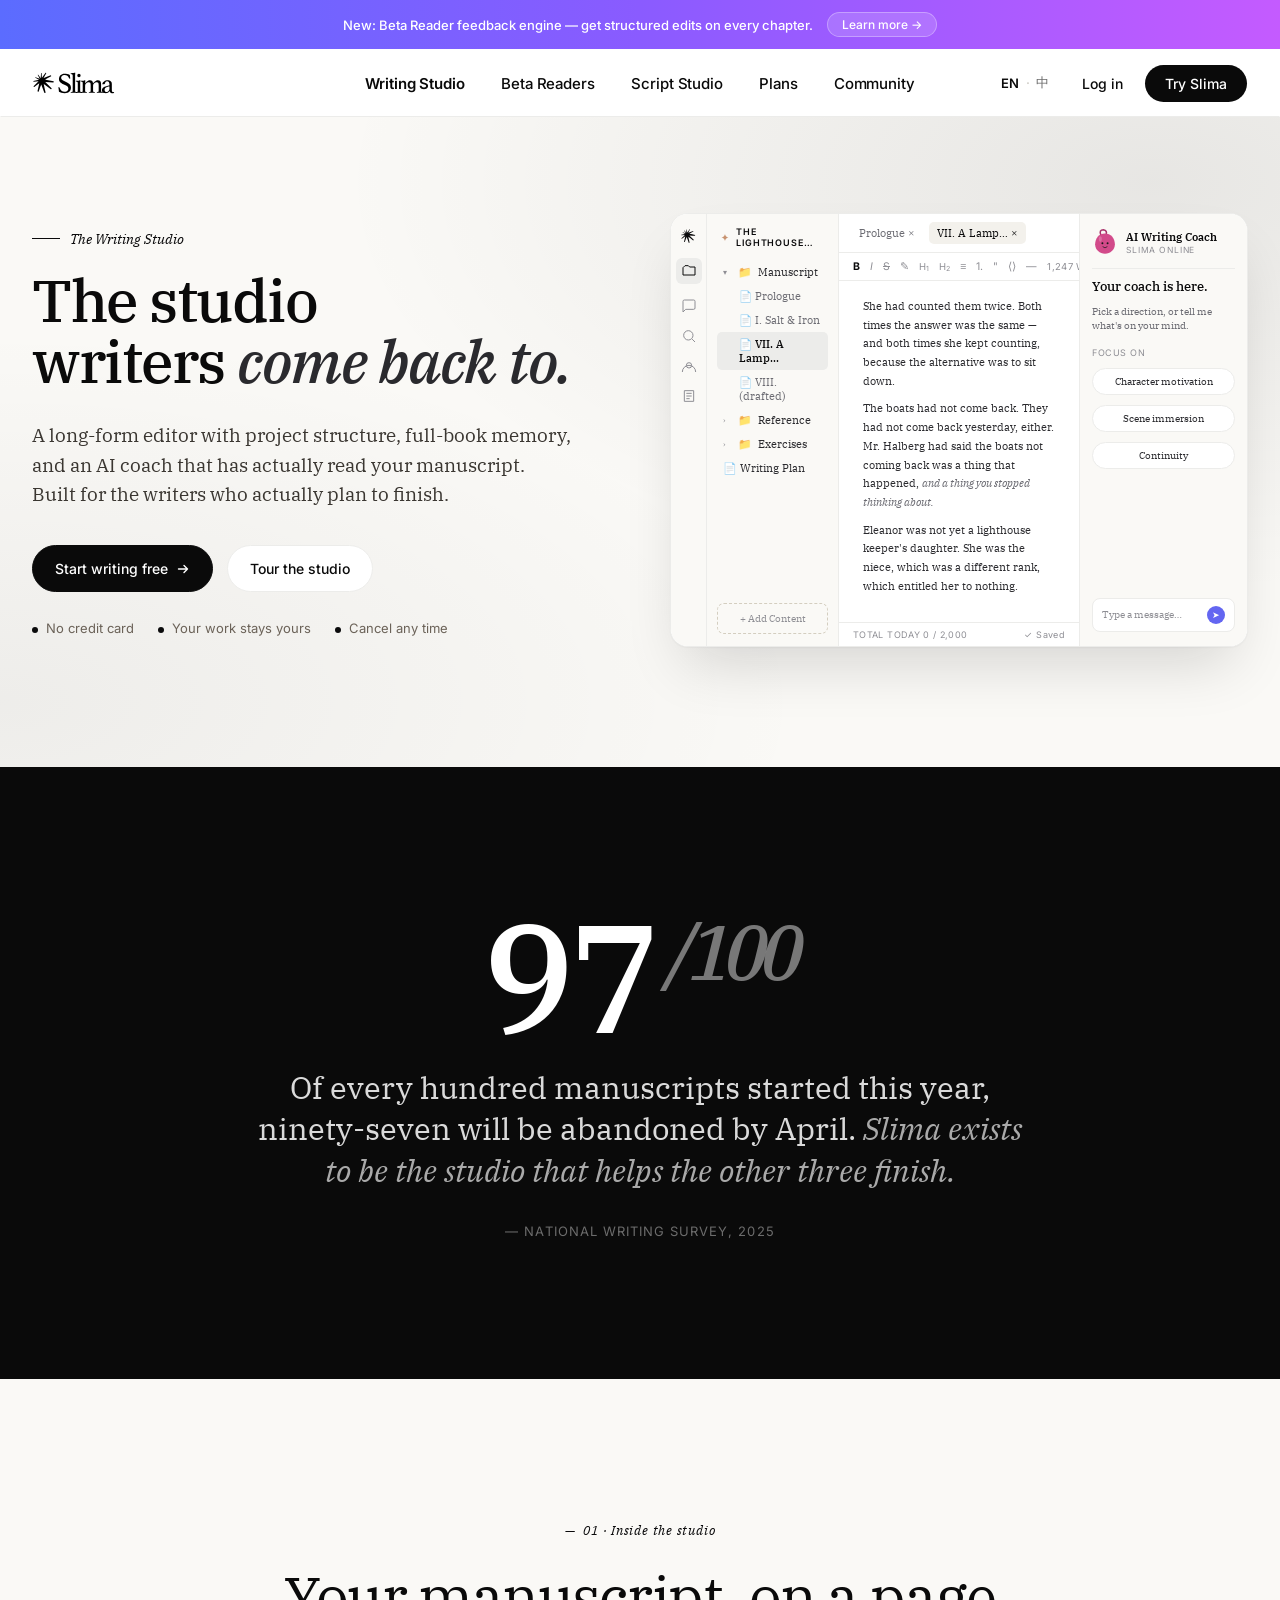
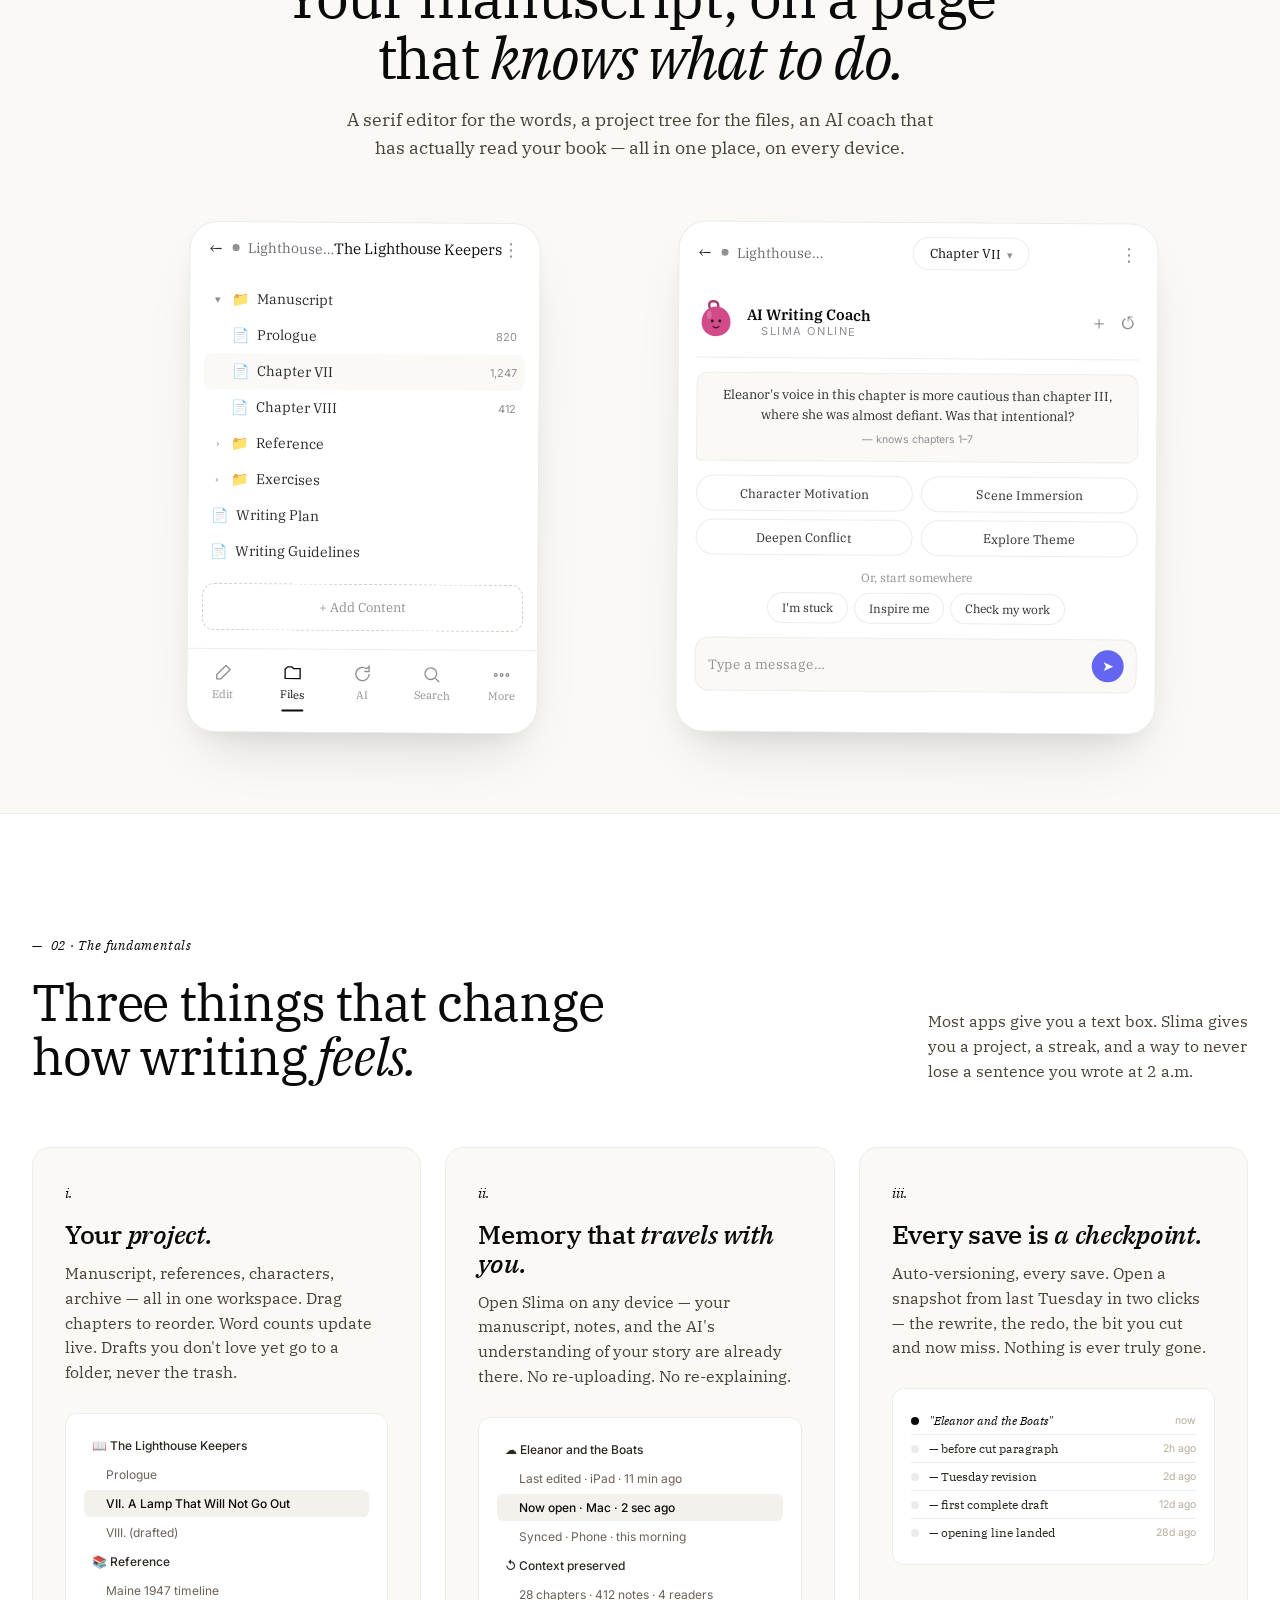
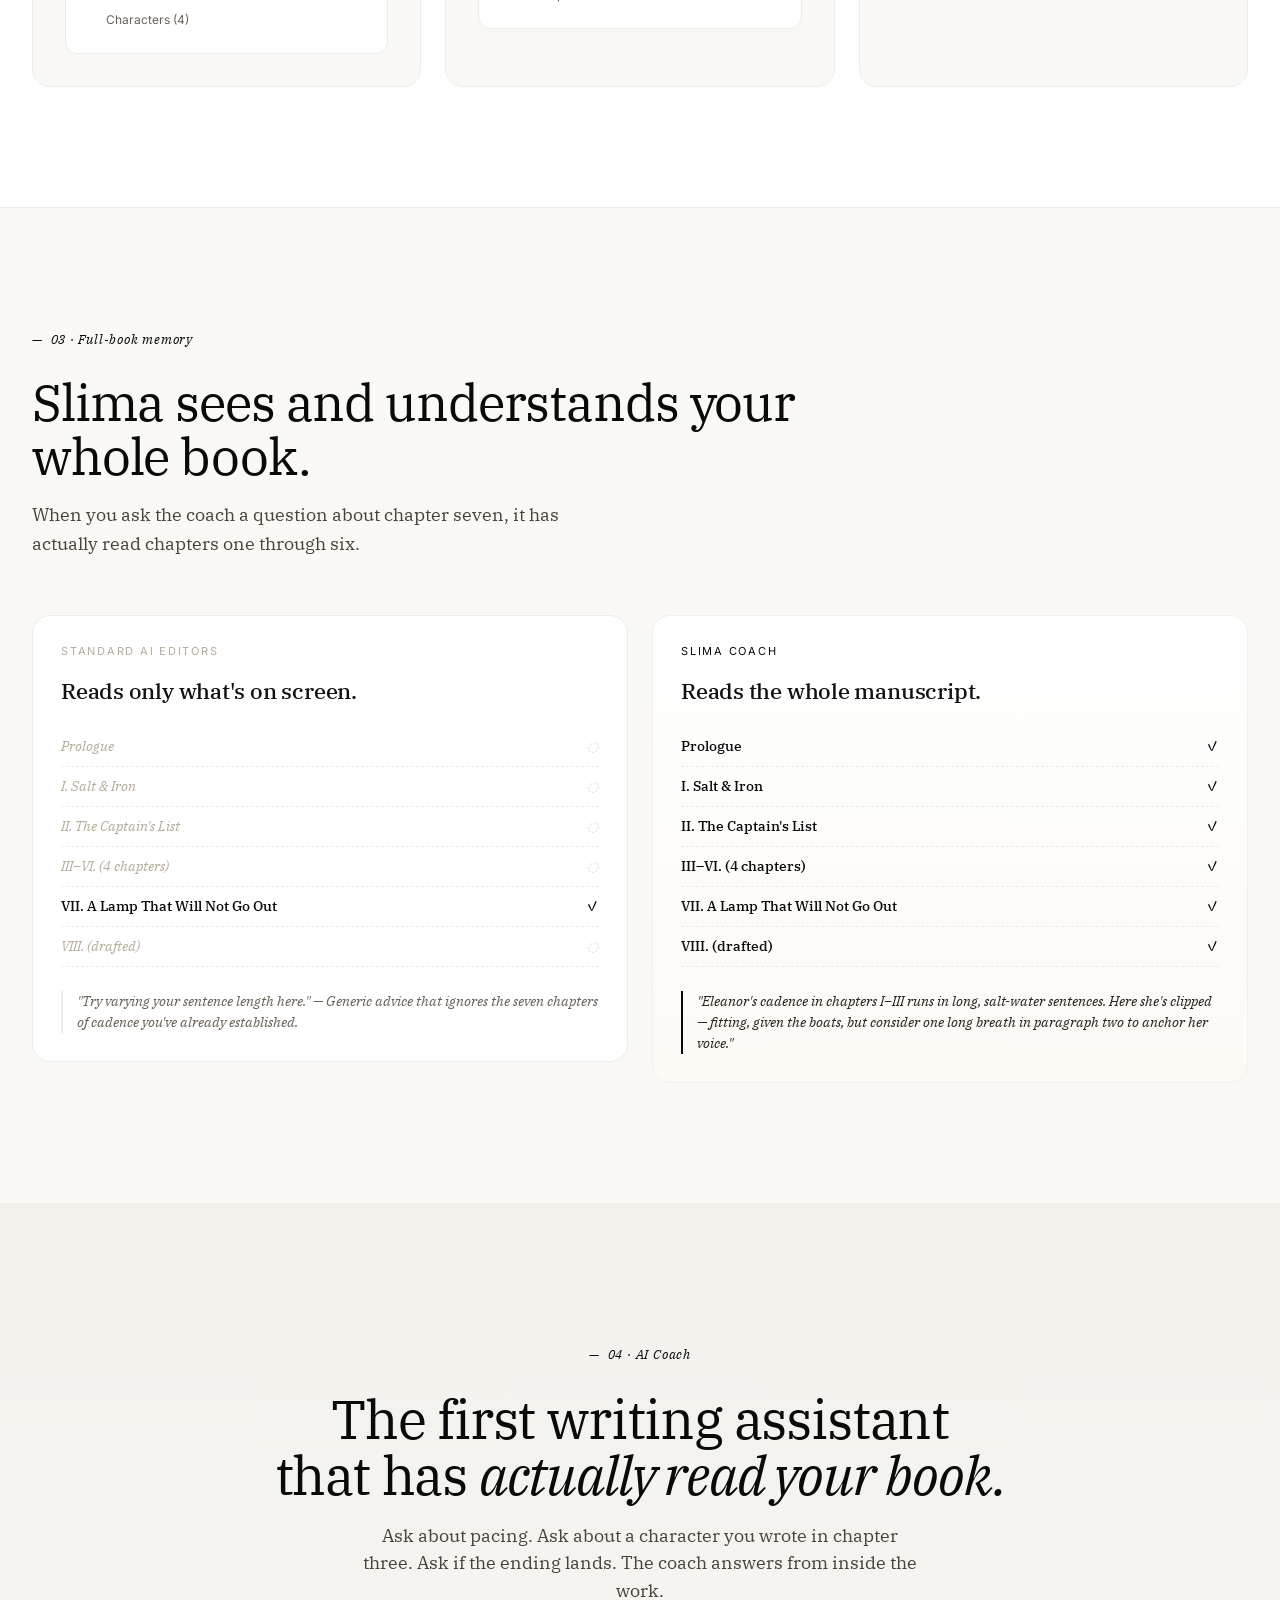
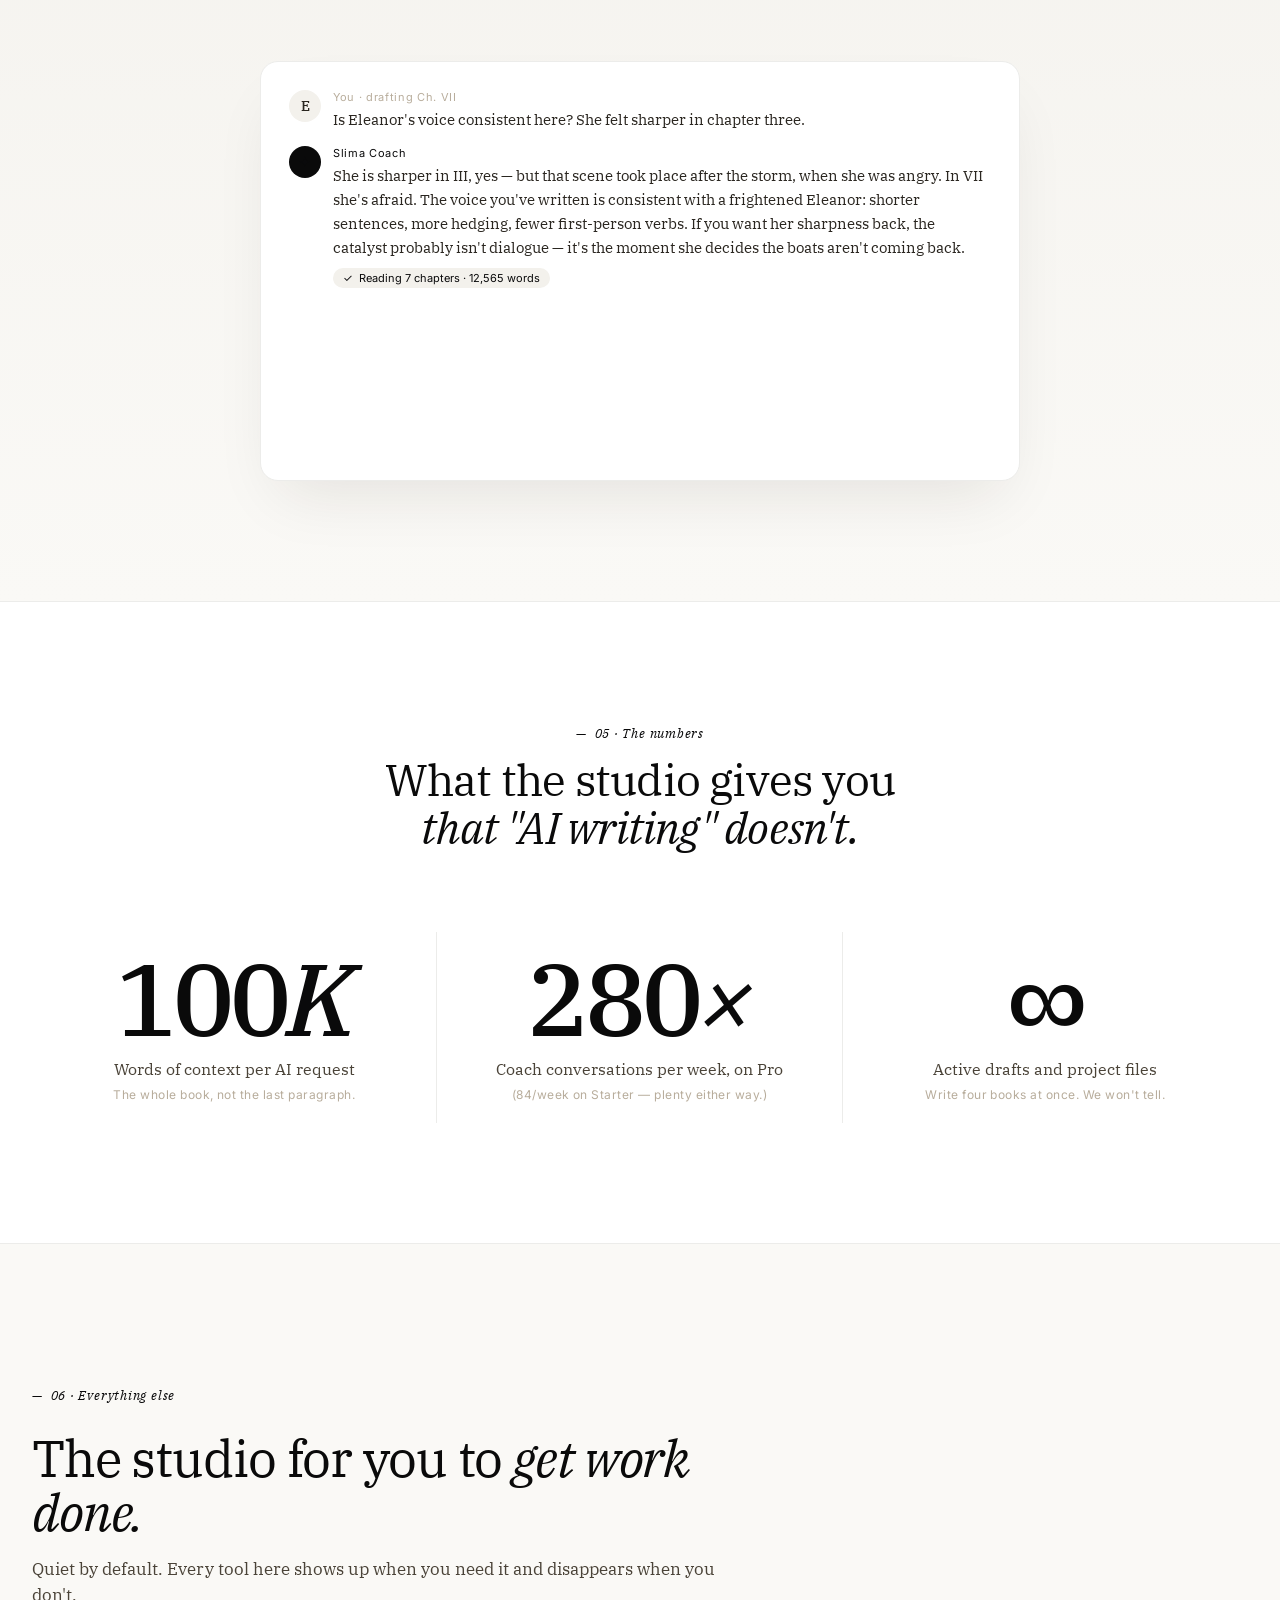
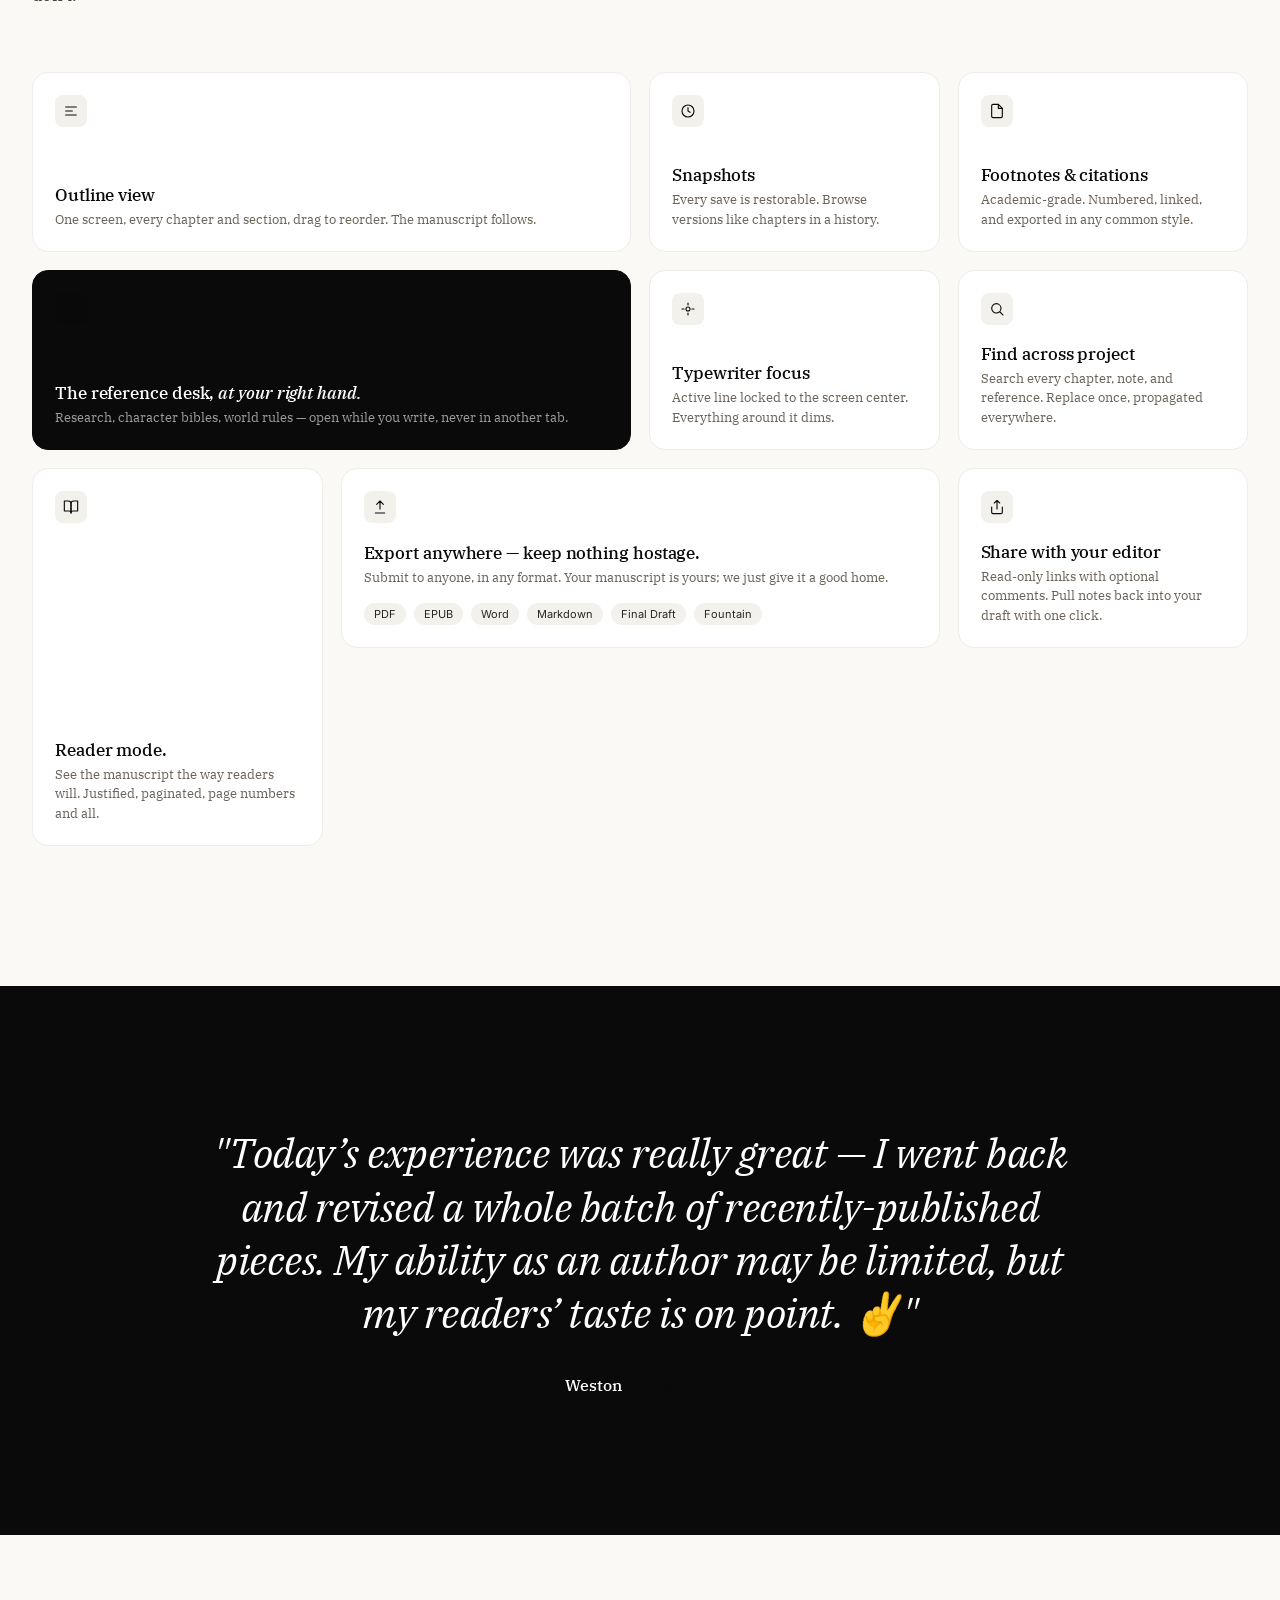
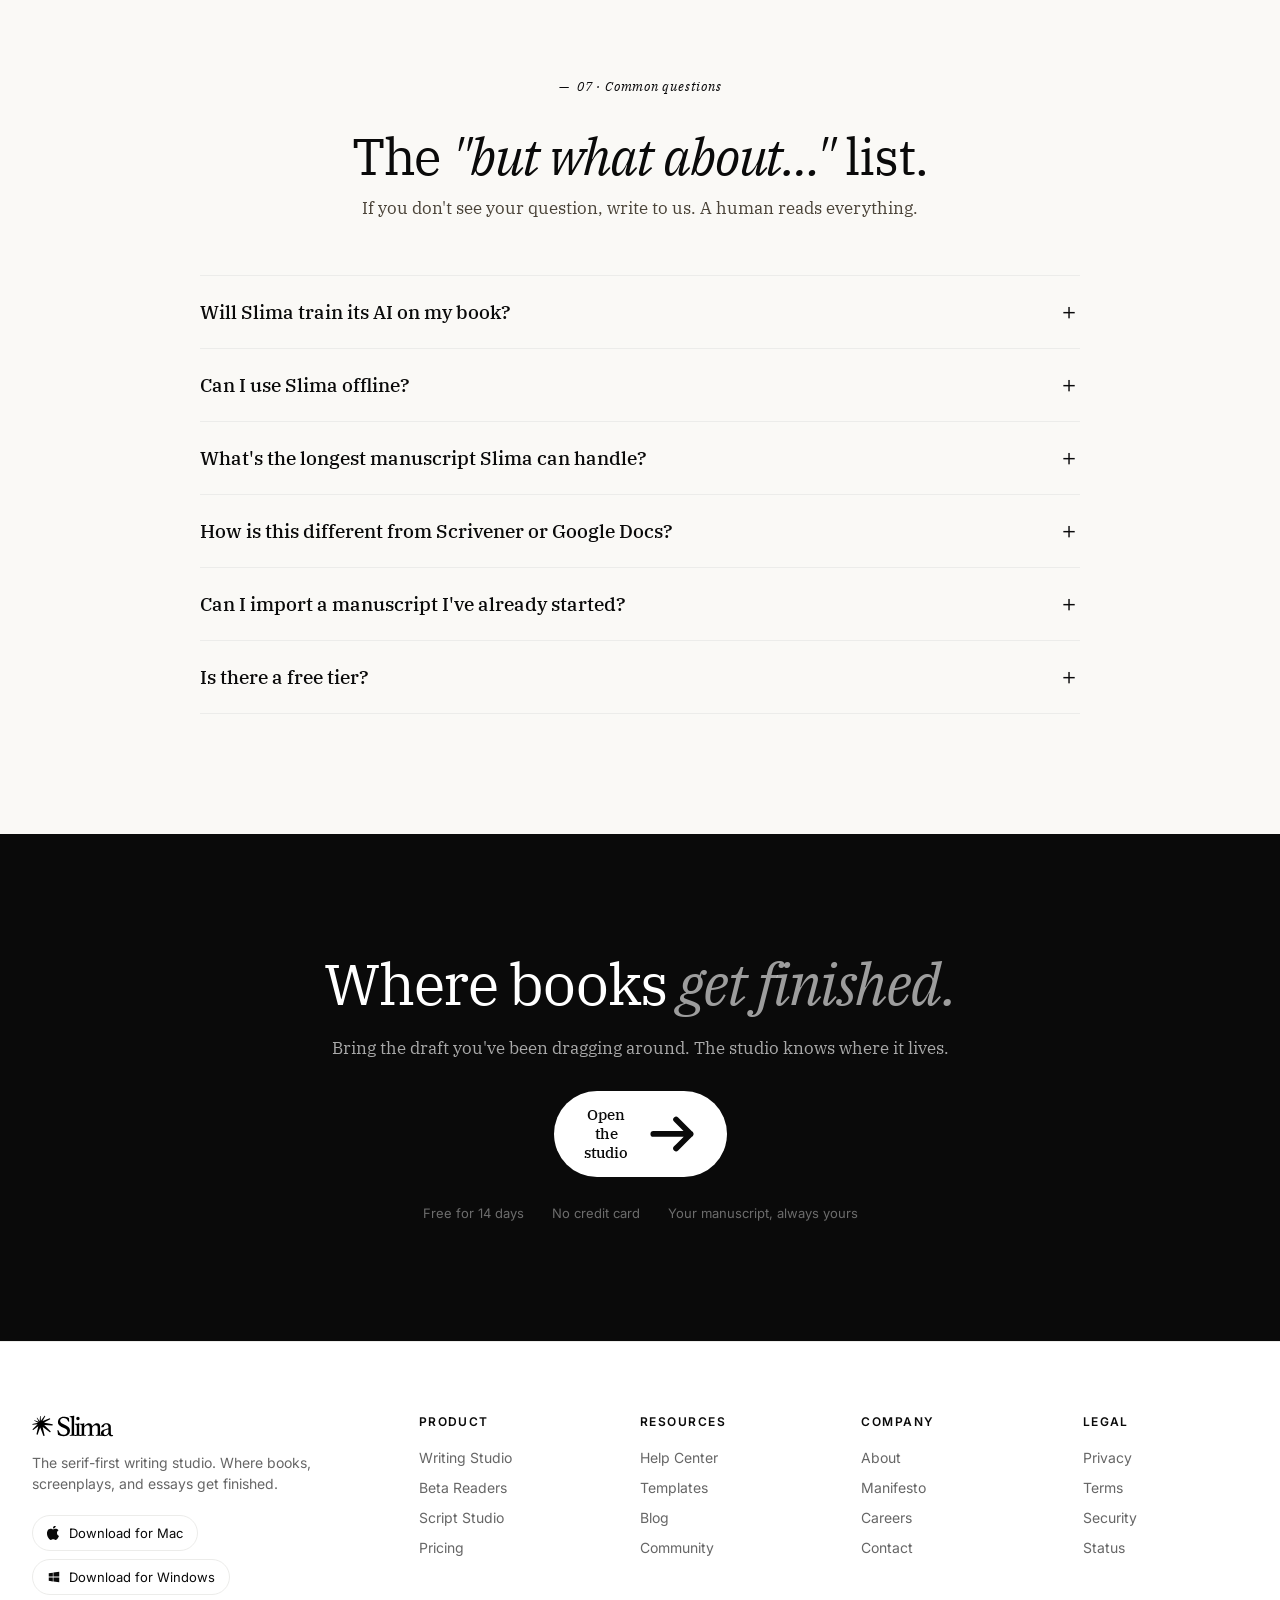
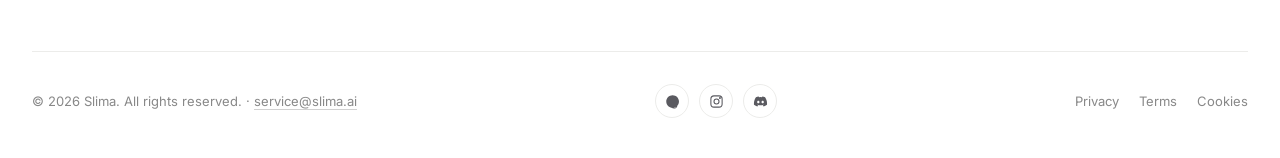
<file: writing-studio.html>
<!DOCTYPE html>
<html lang="en">
<head>
<meta charset="UTF-8">
<meta name="viewport" content="width=device-width, initial-scale=1.0">
<title>Writing Studio — Slima</title>
<meta name="description" content="A long-form writing studio with project structure, full-book memory, and an AI coach that has actually read your manuscript.">
<link rel="stylesheet" href="assets/marketing.css">
<link rel="stylesheet" href="assets/mockups.css">
<style>
  /* ──────────────────────────────────────────────────────
     WRITING STUDIO — page-specific design
     editorial / literary magazine voice on a cream paper bg
     ────────────────────────────────────────────────────── */
  :root {
    --paper:    #faf9f6;
    --paper-2:  #f3f1ec;
    --rule:     #ececea;
    --ink-2:    #2a2a2e;
    --green:    #0a0a0b;
    --green-bg: #f3f1ec;
    --warm:     #0a0a0b;
    --warm-bg:  #f3f1ec;
    --leaf:     #0a0a0b;
    --leaf-bg:  #f3f1ec;
  }
  body { background: var(--paper); }

  /* Editorial section number */
  .sec-num {
    font-family: 'IBM Plex Serif', serif;
    font-style: italic;
    font-weight: 400;
    color: var(--warm);
    font-size: 13px;
    letter-spacing: 0.06em;
    margin-bottom: 14px;
    display: inline-block;
  }
  .sec-num::before {
    content: '— ';
    margin-right: 4px;
    font-style: normal;
  }

  /* ── HERO ── */
  .ws-hero {
    position: relative;
    background: var(--paper);
    padding: 96px 32px 120px;
    overflow: hidden;
  }
  .ws-hero::before {
    content: '';
    position: absolute; inset: 0;
    background-image:
      radial-gradient(ellipse at 90% 10%, rgba(10,10,11,0.08) 0%, transparent 50%),
      radial-gradient(ellipse at 0% 90%, rgba(10,10,11,0.05) 0%, transparent 45%);
    pointer-events: none;
  }
  .ws-hero-grid {
    max-width: 1280px; margin: 0 auto;
    display: grid;
    grid-template-columns: minmax(0, 1fr) minmax(0, 1fr);
    gap: 60px;
    align-items: center;
    position: relative;
    z-index: 1;
  }
  @media (max-width: 980px) {
    .ws-hero-grid { grid-template-columns: 1fr; gap: 56px; }
    .ws-hero { padding: 72px 22px 84px; }
  }
  .ws-hero-eyebrow {
    display: inline-flex; align-items: center; gap: 10px;
    font-family: 'IBM Plex Serif', serif;
    font-style: italic;
    font-size: 14px;
    color: var(--warm);
    margin-bottom: 22px;
  }
  .ws-hero-eyebrow::before {
    content: '';
    width: 28px; height: 1px;
    background: var(--warm);
  }
  .ws-hero h1 {
    font-family: 'IBM Plex Serif', serif;
    font-weight: 500;
    font-size: clamp(40px, 4.6vw, 72px);
    letter-spacing: -0.025em;
    line-height: 1.05;
    color: #0a0a0a;
    margin-bottom: 28px;
  }
  .ws-hero h1 em {
    font-style: italic;
    font-weight: 500;
    color: var(--ink-2);
  }
  .ws-hero p.lead {
    font-family: 'IBM Plex Serif', serif;
    font-size: 19px;
    line-height: 1.55;
    color: #3a3631;
    max-width: 540px;
    margin-bottom: 36px;
  }
  .ws-hero-cta {
    display: flex; align-items: center; gap: 14px;
    flex-wrap: wrap;
  }
  .ws-hero-meta {
    margin-top: 28px;
    display: flex; gap: 24px;
    font-size: 13px;
    color: #6b6258;
    font-family: 'Inter', sans-serif;
  }
  .ws-hero-meta .dot {
    width: 6px; height: 6px;
    border-radius: 50%;
    background: var(--leaf);
    display: inline-block;
    margin-right: 8px;
    vertical-align: middle;
  }

  /* ── Slima app mockup — white shell, true to real app structure ── */
  .slima-app {
    background: #ffffff;
    border-radius: 28px;
    overflow: hidden;
    box-shadow:
      0 30px 60px -20px rgba(10,10,15,0.14),
      0 12px 24px -12px rgba(10,10,15,0.08);
    border: 1px solid #ececea;
    max-width: 480px;
    margin: 0 auto;
    color: #0a0a0b;
    font-family: 'IBM Plex Serif', 'PingFang TC', serif;
    transform: rotate(0.4deg);
    transition: transform 0.5s ease;
  }
  .slima-app:hover { transform: rotate(0deg); }

  /* Top bar (back · status · title pill · kebab) */
  .sa-topbar {
    display: flex; align-items: center; justify-content: space-between;
    padding: 14px 18px 12px;
    font-size: 14px;
  }
  .sa-topbar .left {
    display: flex; align-items: center; gap: 8px;
    color: #6b6b72;
  }
  .sa-topbar .left .arr {
    color: #2a2a2e; font-size: 16px;
    margin-right: 2px;
  }
  .sa-topbar .left .dot {
    width: 7px; height: 7px;
    background: #0a0a0b;
    border-radius: 50%;
    opacity: 0.45;
  }
  .sa-topbar .pill {
    display: inline-flex; align-items: center; gap: 6px;
    padding: 7px 16px;
    border: 1px solid #ececea;
    border-radius: 100px;
    background: #ffffff;
    font-size: 13px;
    color: #0a0a0b;
  }
  .sa-topbar .pill .chev { color: #8e8e94; font-size: 11px; }
  .sa-topbar .kebab { color: #8e8e94; font-size: 18px; letter-spacing: 2px; }

  /* Toolbar */
  .sa-toolbar {
    display: flex; align-items: center; gap: 14px;
    padding: 8px 18px 10px;
    color: #6b6b72;
    font-size: 14px;
    overflow-x: auto;
    white-space: nowrap;
    border-bottom: 1px solid #ececea;
  }
  .sa-toolbar::-webkit-scrollbar { display: none; }
  .sa-toolbar .b { font-weight: 700; color: #0a0a0b; }
  .sa-toolbar .i { font-style: italic; }
  .sa-toolbar .s { text-decoration: line-through; }
  .sa-toolbar .h { font-family: 'Inter', sans-serif; font-size: 12px; letter-spacing: 0.02em; }
  .sa-toolbar .h sub { font-size: 9px; vertical-align: -2px; }
  .sa-toolbar .wc { margin-left: auto; font-size: 12px; color: #8e8e94; }

  /* Body — serif text */
  .sa-body {
    padding: 20px 22px 28px;
    font-size: 15.5px;
    line-height: 1.78;
    color: #2a2a2e;
    min-height: 320px;
  }
  .sa-body p { margin: 0 0 16px; }

  /* Bottom nav (Edit · Files · AI · Search · More) */
  .sa-nav {
    display: grid;
    grid-template-columns: repeat(5, 1fr);
    border-top: 1px solid #ececea;
    padding: 8px 0 14px;
    background: #ffffff;
  }
  .sa-nav .item {
    display: flex; flex-direction: column; align-items: center; gap: 4px;
    padding: 6px 4px;
    font-family: 'IBM Plex Serif', serif;
    font-size: 11px;
    color: #8e8e94;
  }
  .sa-nav .item.is-active { color: #0a0a0b; }
  .sa-nav .item.is-active::after {
    content: ''; display: block;
    width: 22px; height: 2px;
    background: #0a0a0b;
    border-radius: 2px;
    margin-top: 4px;
  }
  .sa-nav .item svg { width: 20px; height: 20px; }

  /* Title-only top bar variant (when no chapter pill) */
  .sa-topbar .title-only {
    flex: 1; text-align: center;
    color: #0a0a0b;
    font-size: 15px;
  }

  /* Files / project tree */
  .sa-files {
    padding: 10px 14px 18px;
    font-size: 14px;
    color: #2a2a2e;
    min-height: 320px;
  }
  .sa-files .row {
    display: flex; align-items: center; gap: 8px;
    padding: 9px 8px;
    border-radius: 8px;
  }
  .sa-files .row.indent { padding-left: 28px; }
  .sa-files .row.active { background: #faf9f6; }
  .sa-files .row .chev { color: #8e8e94; width: 12px; font-size: 11px; }
  .sa-files .row .ic { color: #2a2a2e; }
  .sa-files .row .wc {
    margin-left: auto;
    font-family: 'Inter', sans-serif;
    font-size: 11px;
    color: #8e8e94;
  }
  .sa-files .root .ic { color: #c8854a; }       /* warm folder icon */
  .sa-files .indent.active .ic { color: #c8854a; }
  .sa-files .add-content {
    margin-top: 14px;
    padding: 14px;
    text-align: center;
    border: 1px dashed #d4cec0;
    border-radius: 12px;
    color: #8e8e94;
    font-size: 13px;
    font-family: 'IBM Plex Serif', serif;
  }

  /* AI Coach panel */
  .sa-coach {
    padding: 18px 18px 20px;
    min-height: 360px;
  }
  .sa-coach .coach-head {
    display: flex; align-items: center; gap: 12px;
    padding-bottom: 14px;
    border-bottom: 1px solid #ececea;
    margin-bottom: 14px;
  }
  .sa-coach .blob {
    width: 38px; height: 44px;
    flex-shrink: 0;
    background: transparent;
  }
  .sa-coach .blob svg { width: 100%; height: 100%; display: block; }
  .sa-coach .title {
    font-family: 'IBM Plex Serif', serif;
    font-size: 15px;
    font-weight: 600;
    color: #0a0a0b;
  }
  .sa-coach .status {
    font-family: 'Inter', sans-serif;
    font-size: 11px;
    letter-spacing: 0.14em;
    color: #8e8e94;
  }
  .sa-coach .actions {
    margin-left: auto;
    color: #8e8e94;
    font-size: 18px;
    letter-spacing: 4px;
  }
  .sa-coach .msg {
    background: #faf9f6;
    border: 1px solid #ececea;
    border-radius: 12px 12px 12px 4px;
    padding: 12px 14px;
    font-size: 13px;
    line-height: 1.55;
    color: #2a2a2e;
    margin-bottom: 14px;
  }
  .sa-coach .msg .meta {
    margin-top: 6px;
    font-family: 'Inter', sans-serif;
    font-size: 10.5px;
    color: #8e8e94;
  }
  .sa-coach .prompt-grid {
    display: grid;
    grid-template-columns: 1fr 1fr;
    gap: 8px;
    margin-bottom: 14px;
  }
  .sa-coach .prompt-grid span {
    padding: 9px 10px;
    border: 1px solid #ececea;
    border-radius: 100px;
    text-align: center;
    font-size: 12.5px;
    color: #2a2a2e;
    background: #ffffff;
  }
  .sa-coach .quick-start { text-align: center; margin-bottom: 14px; }
  .sa-coach .quick-start small {
    color: #8e8e94;
    font-family: 'IBM Plex Serif', serif;
    font-size: 12px;
    display: block;
    margin-bottom: 8px;
  }
  .sa-coach .quick-pills {
    display: flex; gap: 6px; justify-content: center; flex-wrap: wrap;
  }
  .sa-coach .quick-pills span {
    padding: 7px 14px;
    border: 1px solid #ececea;
    border-radius: 100px;
    font-size: 12px;
    color: #2a2a2e;
  }
  .sa-coach .composer {
    display: flex; align-items: center; gap: 8px;
    padding: 10px 12px;
    border: 1px solid #ececea;
    border-radius: 14px;
    background: #faf9f6;
  }
  .sa-coach .composer input {
    flex: 1;
    background: transparent;
    border: 0;
    outline: none;
    color: #2a2a2e;
    font-family: 'IBM Plex Serif', serif;
    font-size: 13.5px;
  }
  .sa-coach .composer input::placeholder { color: #8e8e94; }
  .sa-coach .composer button {
    background: #6366f1;
    color: #fff;
    border: 0;
    width: 32px; height: 32px;
    border-radius: 50%;
    font-size: 14px;
    cursor: pointer;
  }

  /* Dual mockup layout (tour) */
  .dual-mock {
    display: grid;
    grid-template-columns: 1fr 1fr;
    gap: 28px;
    margin-top: 36px;
    max-width: 1080px;
    margin-left: auto; margin-right: auto;
  }
  @media (max-width: 880px) {
    .dual-mock { grid-template-columns: 1fr; gap: 24px; }
  }

  /* ─── Slima Writing Studio mockup — true to the desktop app ─── */
  .app-mock-frame {
    background: #ffffff;
    border: 1px solid #ececea;
    border-radius: 18px;
    overflow: hidden;
    box-shadow:
      0 1px 2px rgba(10,10,15,0.04),
      0 30px 60px -16px rgba(10,10,15,0.16);
    aspect-ratio: 16 / 12;
    width: 100%;
    max-width: 720px;
    margin: 0 auto;
  }
  .ws-mock {
    width: 100%; height: 100%;
    background: #ffffff;
    display: grid;
    grid-template-columns: 36px 132px 1fr 168px;
    color: #0a0a0b;
    font-family: 'IBM Plex Serif', serif;
    font-size: 11px;
  }
  /* Icon rail */
  .ws-mock .rail {
    background: #faf9f6;
    border-right: 1px solid #ececea;
    display: flex; flex-direction: column; align-items: center;
    gap: 14px;
    padding: 14px 0;
  }
  .ws-mock .rail svg { width: 16px; height: 16px; color: #8e8e94; }
  .ws-mock .rail .mark { color: #0a0a0b; }
  .ws-mock .rail .ic.active {
    width: 26px; height: 26px;
    background: #ececea;
    border-radius: 6px;
    display: flex; align-items: center; justify-content: center;
  }
  .ws-mock .rail .ic.active svg { color: #0a0a0b; }
  /* Sidebar */
  .ws-mock .side {
    background: #faf9f6;
    border-right: 1px solid #ececea;
    padding: 12px 10px;
    overflow: hidden;
    display: flex; flex-direction: column;
  }
  .ws-mock .side .book {
    display: flex; align-items: center; gap: 6px;
    font-family: 'Inter', sans-serif;
    font-size: 9px; font-weight: 600;
    letter-spacing: 0.10em;
    color: #0a0a0b;
    margin-bottom: 12px;
    padding: 0 4px;
  }
  .ws-mock .side .book .star { color: #c89370; }
  .ws-mock .side .row {
    display: flex; align-items: center; gap: 6px;
    padding: 5px 6px;
    border-radius: 5px;
    font-size: 11px;
    color: #2a2a2e;
  }
  .ws-mock .side .row.indent { padding-left: 22px; color: #6b6b72; font-size: 10.5px; }
  .ws-mock .side .row.active { background: #ececea; color: #0a0a0b; font-weight: 500; }
  .ws-mock .side .row .chev { color: #8e8e94; width: 9px; font-size: 8px; }
  .ws-mock .side .row .ic { color: #c89370; font-size: 11px; }
  .ws-mock .side .add {
    margin-top: auto;
    padding: 8px;
    text-align: center;
    border: 1px dashed #d4cec0;
    border-radius: 7px;
    color: #8e8e94;
    font-size: 10px;
  }
  /* Main editor */
  .ws-mock .main {
    background: #ffffff;
    display: flex; flex-direction: column;
    min-width: 0;
  }
  .ws-mock .main .tabbar {
    display: flex; align-items: center; gap: 6px;
    padding: 8px 12px;
    border-bottom: 1px solid #ececea;
    font-size: 10.5px;
    color: #6b6b72;
  }
  .ws-mock .main .tabbar .tab {
    padding: 4px 8px;
    border-radius: 5px;
  }
  .ws-mock .main .tabbar .tab.active {
    background: #f3f1ec;
    color: #0a0a0b;
  }
  .ws-mock .main .toolbar {
    display: flex; align-items: center; gap: 10px;
    padding: 7px 14px;
    border-bottom: 1px solid #ececea;
    font-family: 'Inter', sans-serif;
    font-size: 10.5px;
    color: #8e8e94;
    flex-wrap: nowrap;
    overflow: hidden;
  }
  .ws-mock .main .toolbar .b { font-weight: 700; color: #0a0a0b; }
  .ws-mock .main .toolbar .i { font-style: italic; }
  .ws-mock .main .toolbar .s { text-decoration: line-through; }
  .ws-mock .main .toolbar .h { font-size: 9.5px; }
  .ws-mock .main .toolbar .h sub { font-size: 7px; vertical-align: -1px; }
  .ws-mock .main .toolbar .wc {
    margin-left: auto;
    font-size: 9.5px;
    color: #8e8e94;
    letter-spacing: 0.04em;
    text-transform: uppercase;
    white-space: nowrap;
  }
  .ws-mock .main .body {
    flex: 1;
    padding: 16px 24px 16px;
    font-family: 'IBM Plex Serif', serif;
    font-size: 11px;
    line-height: 1.7;
    color: #2a2a2e;
    overflow: hidden;
  }
  .ws-mock .main .body p { margin: 0 0 9px; }
  .ws-mock .main .body em { font-style: italic; color: #6b6b72; }
  .ws-mock .main .footer {
    padding: 6px 14px;
    border-top: 1px solid #ececea;
    font-family: 'Inter', sans-serif;
    font-size: 9px;
    letter-spacing: 0.04em;
    color: #8e8e94;
    display: flex; justify-content: space-between;
  }
  /* AI Coach panel */
  .ws-mock .coach {
    background: #faf9f6;
    border-left: 1px solid #ececea;
    padding: 14px 12px;
    display: flex; flex-direction: column;
    gap: 10px;
  }
  .ws-mock .coach .head {
    display: flex; align-items: center; gap: 8px;
    padding-bottom: 10px;
    border-bottom: 1px solid #ececea;
  }
  .ws-mock .coach .blob {
    width: 26px; height: 30px;
    flex-shrink: 0;
    background: transparent;
  }
  .ws-mock .coach .blob svg { width: 100%; height: 100%; display: block; }
  .ws-mock .coach .title {
    font-family: 'IBM Plex Serif', serif;
    font-weight: 600;
    font-size: 11px;
    color: #0a0a0b;
    line-height: 1.2;
  }
  .ws-mock .coach .status {
    font-family: 'Inter', sans-serif;
    font-size: 8.5px;
    letter-spacing: 0.10em;
    color: #8e8e94;
    margin-top: 1px;
  }
  .ws-mock .coach .h2 {
    font-family: 'IBM Plex Serif', serif;
    font-weight: 500;
    font-size: 13px;
    color: #0a0a0b;
    line-height: 1.2;
  }
  .ws-mock .coach .sub {
    font-size: 10px;
    color: #6b6b72;
    line-height: 1.4;
  }
  .ws-mock .coach .label {
    font-family: 'Inter', sans-serif;
    font-size: 9px;
    color: #8e8e94;
    letter-spacing: 0.06em;
    margin-top: 4px;
  }
  .ws-mock .coach .pill {
    padding: 6px 10px;
    border: 1px solid #ececea;
    border-radius: 100px;
    background: #ffffff;
    font-size: 10px;
    text-align: center;
    color: #2a2a2e;
  }
  .ws-mock .coach .composer {
    margin-top: auto;
    border: 1px solid #ececea;
    border-radius: 8px;
    background: #ffffff;
    padding: 7px 9px;
    display: flex; align-items: center; gap: 6px;
    font-size: 10px;
    color: #8e8e94;
  }
  .ws-mock .coach .composer .send {
    margin-left: auto;
    width: 18px; height: 18px;
    border-radius: 50%;
    background: #6366f1;
    color: #fff;
    display: flex; align-items: center; justify-content: center;
    font-size: 9px;
  }
  /* Mobile fallback toggle (legacy class, retained for compat) */
  .slima-desk { display: none; }
  .slima-desk-bar {
    display: flex; align-items: center; gap: 14px;
    padding: 12px 18px;
    background: #faf9f6;
    border-bottom: 1px solid #ececea;
  }
  .slima-desk-bar .dots { display: flex; gap: 6px; }
  .slima-desk-bar .dots span {
    width: 11px; height: 11px; border-radius: 50%;
    background: #d8d4cd;
  }
  .slima-desk-bar .url {
    flex: 1; text-align: center;
    font-family: 'Inter', sans-serif;
    font-size: 12.5px;
    color: #8e8e94;
    background: #ffffff;
    border: 1px solid #ececea;
    padding: 6px 16px;
    border-radius: 100px;
    max-width: 360px;
    margin: 0 auto;
  }
  .slima-desk-body {
    display: grid;
    grid-template-columns: 160px 1fr 180px;
    min-height: 420px;
    background: #ffffff;
  }
  .slima-desk-side {
    background: #faf9f6;
    border-right: 1px solid #ececea;
    padding: 22px 14px;
    display: flex; flex-direction: column;
    gap: 2px;
    overflow: hidden;
  }
  .slima-desk-side .brand {
    display: flex; align-items: center; gap: 10px;
    font-family: 'IBM Plex Serif', serif;
    font-weight: 600;
    font-size: 18px;
    color: #0a0a0b;
    margin-bottom: 14px;
    padding: 4px 10px;
  }
  .slima-desk-side .brand .mark { width: 22px; height: 22px; color: #0a0a0b; }
  .slima-desk-side .label {
    font-family: 'Inter', sans-serif;
    font-size: 10.5px;
    letter-spacing: 0.10em;
    text-transform: uppercase;
    color: #b8ad9c;
    padding: 14px 10px 6px;
  }
  .slima-desk-side .row {
    display: flex; align-items: center; gap: 8px;
    padding: 7px 10px;
    border-radius: 7px;
    font-size: 13.5px;
    color: #2a2a2e;
  }
  .slima-desk-side .row .chev { color: #8e8e94; width: 11px; font-size: 11px; }
  .slima-desk-side .row .ic { color: #c8854a; }
  .slima-desk-side .row.is-active { background: #ececea; color: #0a0a0b; }
  .slima-desk-side .row.indent { padding-left: 28px; }
  .slima-desk-side .row .wc {
    margin-left: auto;
    font-family: 'Inter', sans-serif;
    font-size: 11px;
    color: #8e8e94;
  }

  /* Writing Studio main editor pane */
  .wsd-main {
    display: flex; flex-direction: column;
    border-right: 1px solid #ececea;
  }
  .wsd-main .topbar {
    display: flex; align-items: center; justify-content: space-between;
    padding: 14px 22px;
    border-bottom: 1px solid #ececea;
    font-size: 14px;
  }
  .wsd-main .topbar .left {
    display: flex; align-items: center; gap: 8px;
    color: #6b6b72;
  }
  .wsd-main .topbar .left .dot {
    width: 7px; height: 7px;
    background: #0a0a0b; border-radius: 50%;
    opacity: 0.4;
  }
  .wsd-main .topbar .pill {
    display: inline-flex; align-items: center; gap: 6px;
    padding: 7px 14px;
    border: 1px solid #ececea;
    border-radius: 100px;
    background: #ffffff;
    font-size: 13px;
  }
  .wsd-main .topbar .pill .chev { color: #8e8e94; font-size: 11px; }
  .wsd-main .toolbar {
    display: flex; align-items: center; gap: 14px;
    padding: 8px 22px;
    color: #6b6b72;
    font-size: 14px;
    overflow-x: auto;
    white-space: nowrap;
    border-bottom: 1px solid #ececea;
  }
  .wsd-main .toolbar .b { font-weight: 700; color: #0a0a0b; }
  .wsd-main .toolbar .i { font-style: italic; }
  .wsd-main .toolbar .s { text-decoration: line-through; }
  .wsd-main .toolbar .h { font-family: 'Inter', sans-serif; font-size: 12px; }
  .wsd-main .toolbar .h sub { font-size: 9px; vertical-align: -2px; }
  .wsd-main .toolbar .wc { margin-left: auto; font-size: 12px; color: #8e8e94; }
  .wsd-main .body {
    padding: 36px 48px 40px;
    font-size: 16px;
    line-height: 1.78;
    color: #2a2a2e;
    flex: 1;
    overflow: hidden;
  }
  .wsd-main .body p { margin: 0 0 16px; }

  /* Right panel — AI coach */
  .wsd-coach {
    background: #faf9f6;
    padding: 22px 18px;
    overflow: hidden;
  }
  .wsd-coach .head {
    display: flex; align-items: center; gap: 12px;
    padding-bottom: 14px;
    border-bottom: 1px solid #ececea;
    margin-bottom: 14px;
  }
  .wsd-coach .blob {
    width: 38px; height: 44px;
    flex-shrink: 0;
    background: transparent;
  }
  .wsd-coach .blob svg { width: 100%; height: 100%; display: block; }
  .wsd-coach .title {
    font-family: 'IBM Plex Serif', serif;
    font-weight: 600;
    font-size: 15px;
    color: #0a0a0b;
  }
  .wsd-coach .status {
    font-family: 'Inter', sans-serif;
    font-size: 11px;
    letter-spacing: 0.14em;
    color: #8e8e94;
  }
  .wsd-coach .msg {
    background: #ffffff;
    border: 1px solid #ececea;
    border-radius: 12px 12px 12px 4px;
    padding: 12px 14px;
    font-size: 13px;
    line-height: 1.55;
    color: #2a2a2e;
    margin-bottom: 14px;
  }
  .wsd-coach .msg .meta {
    margin-top: 6px;
    font-family: 'Inter', sans-serif;
    font-size: 10.5px;
    color: #8e8e94;
  }
  .wsd-coach .pgrid {
    display: grid; gap: 6px;
    grid-template-columns: 1fr 1fr;
    margin-bottom: 14px;
  }
  .wsd-coach .pgrid span {
    padding: 8px 10px;
    border: 1px solid #ececea;
    border-radius: 100px;
    text-align: center;
    font-size: 12px;
    color: #2a2a2e;
    background: #ffffff;
  }
  .wsd-coach .composer {
    display: flex; align-items: center; gap: 8px;
    padding: 9px 12px;
    border: 1px solid #ececea;
    border-radius: 12px;
    background: #ffffff;
  }
  .wsd-coach .composer input {
    flex: 1; background: transparent; border: 0; outline: none;
    color: #2a2a2e;
    font-family: 'IBM Plex Serif', serif;
    font-size: 13px;
  }
  .wsd-coach .composer input::placeholder { color: #8e8e94; }
  .wsd-coach .composer button {
    background: #6366f1; color: #fff;
    border: 0; width: 28px; height: 28px;
    border-radius: 50%; cursor: pointer;
  }

  /* Mobile: hide desktop, show mobile shell */
  .slima-mobile-only { display: none; }
  @media (max-width: 880px) {
    .slima-desk { display: none; }
    .slima-mobile-only { display: block; }
  }

  /* ══════════════════════════════════════════════
     SECTION 2 — Editorial statement
     ══════════════════════════════════════════════ */
  .ws-statement {
    background: #0a0a0a;
    color: #faf8f3;
    padding: 140px 32px;
    position: relative;
    overflow: hidden;
  }
  .ws-statement::before {
    content: '';
    position: absolute; inset: 0;
    background:
      radial-gradient(ellipse at 50% 0%, rgba(10,10,11,0.10) 0%, transparent 40%);
  }
  .ws-statement-inner {
    max-width: 1100px; margin: 0 auto;
    text-align: center;
    position: relative;
  }
  .ws-statement .number {
    font-family: 'IBM Plex Serif', serif;
    font-weight: 500;
    font-size: clamp(80px, 12vw, 180px);
    letter-spacing: -0.04em;
    line-height: 0.9;
    color: #fff;
    display: block;
    margin-bottom: 22px;
  }
  .ws-statement .number .pct {
    font-style: italic;
    color: rgba(255,255,255,0.45);
    font-size: 0.5em;
    vertical-align: super;
    margin-left: 12px;
  }
  .ws-statement .body {
    font-family: 'IBM Plex Serif', serif;
    font-size: clamp(22px, 2.4vw, 32px);
    line-height: 1.35;
    color: rgba(255,255,255,0.85);
    max-width: 780px;
    margin: 0 auto;
  }
  .ws-statement .body em {
    font-style: italic;
    color: rgba(255,255,255,0.65);
  }
  .ws-statement .source {
    margin-top: 32px;
    font-family: 'Inter', sans-serif;
    font-size: 13px;
    color: rgba(255,255,255,0.4);
    letter-spacing: 0.08em;
    text-transform: uppercase;
  }

  /* ══════════════════════════════════════════════
     SECTION 3 — Studio tour (centered mockup)
     ══════════════════════════════════════════════ */
  .ws-tour {
    background: var(--paper);
    padding: 140px 32px 80px;
    text-align: center;
    position: relative;
  }
  .ws-tour-inner { max-width: 1180px; margin: 0 auto; }
  .ws-tour h2 {
    font-family: 'IBM Plex Serif', serif;
    font-weight: 400;
    font-size: clamp(36px, 4.5vw, 60px);
    line-height: 1.05;
    letter-spacing: -0.025em;
    color: #0a0a0a;
    margin: 14px auto 18px;
    max-width: 900px;
  }
  .ws-tour h2 em { font-style: italic; }
  .ws-tour .lead {
    font-family: 'IBM Plex Serif', serif;
    font-size: 18px;
    color: #4a4338;
    line-height: 1.55;
    max-width: 600px;
    margin: 0 auto 60px;
  }
  .ws-tour-mock {
    max-width: 1100px;
    margin: 0 auto;
    position: relative;
  }
  /* "Browser" style frame for a wider editor view */
  .browser-frame {
    background: #ffffff;
    border: 1px solid var(--rule);
    border-radius: 18px;
    overflow: hidden;
    box-shadow:
      0 60px 120px -40px rgba(40, 30, 15, 0.25),
      0 20px 40px -20px rgba(40, 30, 15, 0.12);
  }
  .bf-titlebar {
    display: flex; align-items: center;
    padding: 14px 18px;
    background: #f3f0e7;
    border-bottom: 1px solid var(--rule);
    gap: 14px;
  }
  .bf-titlebar .dots {
    display: flex; gap: 7px;
  }
  .bf-titlebar .dots span {
    width: 11px; height: 11px;
    border-radius: 50%;
    background: #d4ccba;
  }
  .bf-titlebar .dots span:nth-child(1) { background: #e29e94; }
  .bf-titlebar .dots span:nth-child(2) { background: #e3c97a; }
  .bf-titlebar .dots span:nth-child(3) { background: #95b893; }
  .bf-titlebar .url {
    flex: 1; text-align: center;
    font-family: 'Inter', sans-serif;
    font-size: 12px;
    color: #6b6258;
    background: #ffffff;
    padding: 4px 14px;
    border: 1px solid var(--rule);
    border-radius: 100px;
    max-width: 360px;
    margin: 0 auto;
  }
  .bf-body {
    display: grid;
    grid-template-columns: 220px 1fr 280px;
    min-height: 520px;
  }
  @media (max-width: 880px) {
    .bf-body { grid-template-columns: 1fr; }
    .bf-body > .sidebar, .bf-body > .panel { display: none; }
  }
  .bf-body .sidebar {
    background: #fcfaf5;
    border-right: 1px solid var(--rule);
    padding: 22px 18px;
    font-family: 'Inter', sans-serif;
  }
  .bf-body .sidebar h5 {
    font-family: 'IBM Plex Serif', serif;
    font-weight: 500;
    font-size: 13.5px;
    letter-spacing: 0.04em;
    color: #6b6258;
    margin-bottom: 14px;
  }
  .bf-body .sidebar ul {
    list-style: none;
    display: flex; flex-direction: column;
    gap: 4px;
    margin-bottom: 22px;
  }
  .bf-body .sidebar li {
    font-size: 13px;
    padding: 7px 10px;
    border-radius: 8px;
    color: #2a2620;
    display: flex; align-items: center; gap: 8px;
    cursor: pointer;
  }
  .bf-body .sidebar li.active {
    background: var(--paper-2);
    color: #0a0a0a;
    font-weight: 500;
  }
  .bf-body .sidebar li .ic {
    width: 14px; height: 14px;
    color: #b8ad9c;
    flex-shrink: 0;
  }
  .bf-body .sidebar li .wc {
    margin-left: auto;
    font-size: 11px;
    color: #b8ad9c;
  }
  .bf-body .sidebar li.active .wc { color: var(--warm); }

  .bf-body .editor {
    padding: 36px 56px 36px;
    text-align: left;
    overflow: hidden;
  }
  .bf-body .editor .crumb {
    font-family: 'Inter', sans-serif;
    font-size: 11px;
    letter-spacing: 0.16em;
    text-transform: uppercase;
    color: #b8ad9c;
    margin-bottom: 14px;
  }
  .bf-body .editor h1 {
    font-family: 'IBM Plex Serif', serif;
    font-weight: 500;
    font-size: 32px;
    line-height: 1.1;
    letter-spacing: -0.015em;
    color: #0a0a0a;
    margin-bottom: 22px;
  }
  .bf-body .editor h1 em { font-style: italic; }
  .bf-body .editor p {
    font-family: 'IBM Plex Serif', serif;
    font-size: 15.5px;
    line-height: 1.78;
    color: #2a2620;
    margin-bottom: 14px;
  }
  .bf-body .editor p.dropcap::first-letter {
    font-family: 'IBM Plex Serif', serif;
    font-size: 64px;
    line-height: 0.85;
    float: left;
    padding: 6px 12px 0 0;
    color: var(--warm);
    font-weight: 500;
  }
  .bf-body .editor .typewriter {
    border-bottom: 2px solid var(--warm);
    padding-bottom: 1px;
    animation: blink 1.4s infinite;
  }
  @keyframes blink {
    0%, 100% { border-color: var(--warm); }
    50% { border-color: transparent; }
  }
  .bf-body .editor .footnote {
    margin-top: 28px;
    padding-top: 14px;
    border-top: 1px solid var(--rule);
    font-family: 'IBM Plex Serif', serif;
    font-size: 12.5px;
    color: #6b6258;
    line-height: 1.5;
    font-style: italic;
  }
  .bf-body .editor .footnote sup {
    color: var(--warm);
    font-style: normal;
    font-weight: 600;
    margin-right: 4px;
  }

  .bf-body .panel {
    background: #fcfaf5;
    border-left: 1px solid var(--rule);
    padding: 22px 18px;
    font-family: 'Inter', sans-serif;
    overflow: hidden;
  }
  .bf-body .panel h5 {
    font-family: 'IBM Plex Serif', serif;
    font-weight: 500;
    font-size: 13.5px;
    color: #6b6258;
    margin-bottom: 12px;
    display: flex; align-items: center; gap: 8px;
  }
  .bf-body .panel .star { color: var(--warm); }
  .bf-body .panel .session {
    background: #ffffff;
    border: 1px solid var(--rule);
    border-radius: 12px;
    padding: 12px 14px;
    margin-bottom: 10px;
    font-size: 12.5px;
    color: #2a2620;
    line-height: 1.5;
  }
  .bf-body .panel .session.coach { background: #fcfaf5; border-color: var(--warm-bg); }
  .bf-body .panel .session strong { font-family: 'IBM Plex Serif', serif; font-weight: 500; }
  .bf-body .panel .session .meta {
    color: #b8ad9c; font-size: 10.5px;
    margin-top: 6px; letter-spacing: 0.05em;
  }
  .bf-body .panel .goal {
    margin-top: 22px;
    padding: 14px;
    background: #ffffff;
    border: 1px solid var(--rule);
    border-radius: 12px;
  }
  .bf-body .panel .goal .num {
    font-family: 'IBM Plex Serif', serif;
    font-weight: 500;
    font-size: 24px;
    line-height: 1;
    color: #0a0a0a;
  }
  .bf-body .panel .goal .num .of {
    font-size: 13px; color: #b8ad9c; font-style: italic;
  }
  .bf-body .panel .goal .lbl {
    font-size: 11px; color: #6b6258;
    letter-spacing: 0.08em; text-transform: uppercase;
    margin-top: 4px;
  }
  .bf-body .panel .goal .bar {
    height: 6px;
    background: var(--paper-2);
    border-radius: 100px;
    margin-top: 10px;
    overflow: hidden;
  }
  .bf-body .panel .goal .bar div {
    height: 100%;
    background: linear-gradient(90deg, var(--leaf), #6ec79a);
    width: 84%;
    border-radius: 100px;
  }
  .bf-body .panel .goal .streak {
    margin-top: 10px;
    font-size: 12px;
    color: var(--leaf);
    display: flex; align-items: center; gap: 6px;
  }
  .bf-body .panel .goal .streak .flame { font-size: 14px; }

  /* ══════════════════════════════════════════════
     SECTION 4 — features trio
     ══════════════════════════════════════════════ */
  .ws-trio {
    background: #ffffff;
    padding: 120px 32px;
    border-top: 1px solid var(--rule);
    border-bottom: 1px solid var(--rule);
  }
  .ws-trio-inner {
    max-width: 1280px; margin: 0 auto;
  }
  .ws-trio-head {
    display: flex; align-items: end; justify-content: space-between;
    gap: 56px;
    margin-bottom: 64px;
  }
  @media (max-width: 880px) {
    .ws-trio-head { flex-direction: column; align-items: flex-start; gap: 16px; margin-bottom: 40px; }
  }
  .ws-trio h2 {
    font-family: 'IBM Plex Serif', serif;
    font-weight: 400;
    font-size: clamp(32px, 4vw, 52px);
    letter-spacing: -0.022em;
    line-height: 1.05;
    color: #0a0a0a;
    max-width: 720px;
    margin: 8px 0 0;
  }
  .ws-trio h2 em { font-style: italic; }
  .ws-trio-head p {
    font-family: 'IBM Plex Serif', serif;
    font-size: 16px;
    line-height: 1.55;
    color: #4a4338;
    max-width: 320px;
  }
  .ws-trio-grid {
    display: grid;
    grid-template-columns: repeat(3, 1fr);
    gap: 24px;
  }
  @media (max-width: 880px) {
    .ws-trio-grid { grid-template-columns: 1fr; }
  }
  .trio-card {
    background: var(--paper);
    border: 1px solid var(--rule);
    border-radius: 18px;
    padding: 36px 32px 32px;
    position: relative;
    overflow: hidden;
    transition: transform 0.3s ease, box-shadow 0.3s ease;
  }
  .trio-card:hover {
    transform: translateY(-4px);
    box-shadow: 0 24px 48px -16px rgba(40,30,15,0.12);
  }
  .trio-card .num {
    font-family: 'IBM Plex Serif', serif;
    font-style: italic;
    font-size: 14px;
    color: var(--warm);
    margin-bottom: 18px;
  }
  .trio-card h3 {
    font-family: 'IBM Plex Serif', serif;
    font-weight: 500;
    font-size: 26px;
    letter-spacing: -0.01em;
    line-height: 1.1;
    margin-bottom: 12px;
    color: #0a0a0a;
  }
  .trio-card h3 em { font-style: italic; }
  .trio-card p {
    font-family: 'IBM Plex Serif', serif;
    font-size: 15.5px;
    line-height: 1.6;
    color: #4a4338;
  }
  .trio-card .visual {
    margin-top: 28px;
    padding: 18px;
    background: #ffffff;
    border: 1px solid var(--rule);
    border-radius: 12px;
    min-height: 130px;
  }

  /* trio-card visual: Project structure */
  .vis-folders {
    font-family: 'Inter', sans-serif;
    font-size: 12px;
    color: #2a2620;
  }
  .vis-folders div {
    padding: 6px 8px;
    border-radius: 6px;
    margin-bottom: 2px;
    display: flex; align-items: center; gap: 8px;
  }
  .vis-folders .root { font-weight: 500; }
  .vis-folders .ind { padding-left: 22px; color: #6b6258; }
  .vis-folders .active { background: var(--warm-bg); color: var(--warm); font-weight: 500; }
  .vis-folders .ic { font-size: 11px; color: #b8ad9c; }

  /* trio-card visual: Streak */
  .vis-streak {
    font-family: 'IBM Plex Serif', serif;
  }
  .vis-streak .num {
    font-size: 32px; font-weight: 500;
    color: #0a0a0a;
    line-height: 1; margin-bottom: 4px;
    display: block;
  }
  .vis-streak .lbl {
    font-size: 12px; color: #6b6258;
    font-family: 'Inter', sans-serif;
    margin-bottom: 14px;
  }
  .vis-streak .week {
    display: flex; gap: 4px;
    justify-content: space-between;
  }
  .vis-streak .week span {
    flex: 1;
    height: 28px;
    border-radius: 4px;
    background: var(--paper-2);
    display: flex; align-items: end; justify-content: center;
    font-family: 'Inter', sans-serif;
    font-size: 9px; color: #b8ad9c;
    padding-bottom: 2px;
  }
  .vis-streak .week .on { background: var(--leaf); color: #fff; }
  .vis-streak .week .rest { background: var(--warm-bg); color: var(--warm); }

  /* trio-card visual: Versions */
  .vis-versions {
    font-family: 'Inter', sans-serif;
    font-size: 12px;
  }
  .vis-versions .row {
    display: flex; align-items: center;
    gap: 10px;
    padding: 6px 0;
    border-bottom: 1px solid var(--rule);
  }
  .vis-versions .row:last-child { border-bottom: 0; }
  .vis-versions .dot {
    width: 8px; height: 8px;
    background: var(--rule); border-radius: 50%;
    flex-shrink: 0;
  }
  .vis-versions .row.active .dot { background: var(--warm); }
  .vis-versions .label {
    flex: 1;
    font-family: 'IBM Plex Serif', serif;
    color: #2a2620;
  }
  .vis-versions .row.active .label { color: var(--warm); font-style: italic; }
  .vis-versions .time { color: #b8ad9c; font-size: 10.5px; }

  /* ══════════════════════════════════════════════
     SECTION 5 — Memory comparison (split)
     ══════════════════════════════════════════════ */
  .ws-memory {
    background: var(--paper);
    padding: 120px 32px;
  }
  .ws-memory-inner { max-width: 1280px; margin: 0 auto; }
  .ws-memory h2 {
    font-family: 'IBM Plex Serif', serif;
    font-weight: 400;
    font-size: clamp(32px, 4vw, 56px);
    line-height: 1.05;
    letter-spacing: -0.022em;
    margin: 14px 0 18px;
    color: #0a0a0a;
    max-width: 880px;
  }
  .ws-memory h2 em { font-style: italic; color: var(--warm); }
  .ws-memory > .ws-memory-inner > .lead {
    font-family: 'IBM Plex Serif', serif;
    font-size: 18px;
    color: #4a4338;
    max-width: 580px;
    margin-bottom: 56px;
  }
  .compare-grid {
    display: grid;
    grid-template-columns: 1fr 1fr;
    gap: 24px;
    align-items: start;
  }
  @media (max-width: 880px) {
    .compare-grid { grid-template-columns: 1fr; }
  }
  .compare-card {
    background: #ffffff;
    border: 1px solid var(--rule);
    border-radius: 18px;
    padding: 28px;
    min-height: 380px;
    position: relative;
    overflow: hidden;
  }
  .compare-card.b {
    background: linear-gradient(180deg, #ffffff 0%, #fcfaf5 100%);
    border-color: var(--warm-bg);
  }
  .compare-card .label {
    font-family: 'Inter', sans-serif;
    font-size: 11px;
    letter-spacing: 0.16em;
    text-transform: uppercase;
    color: #b8ad9c;
    margin-bottom: 18px;
  }
  .compare-card.b .label { color: var(--warm); }
  .compare-card h3 {
    font-family: 'IBM Plex Serif', serif;
    font-weight: 500;
    font-size: 22px;
    margin-bottom: 22px;
    letter-spacing: -0.01em;
  }
  .compare-card .blur-list {
    font-family: 'IBM Plex Serif', serif;
    font-size: 13.5px;
    line-height: 1.7;
    color: #2a2620;
  }
  .compare-card .blur-list .ch {
    display: flex; justify-content: space-between;
    padding: 8px 0;
    border-bottom: 1px dashed var(--rule);
    color: #b8ad9c;
    font-style: italic;
  }
  .compare-card .blur-list .ch.in {
    color: #0a0a0a;
    font-weight: 500;
    font-style: normal;
  }
  .compare-card .blur-list .ch.in::after {
    content: '✓';
    color: var(--leaf);
  }
  .compare-card .blur-list .ch.out::after {
    content: '◌';
    color: #d6cfb8;
  }
  .compare-card .quote {
    margin-top: 24px;
    font-family: 'IBM Plex Serif', serif;
    font-style: italic;
    color: #6b6258;
    font-size: 14px;
    line-height: 1.5;
    padding-left: 14px;
    border-left: 2px solid var(--rule);
  }
  .compare-card.b .quote {
    border-left-color: var(--warm);
    color: #2a2620;
  }

  /* ══════════════════════════════════════════════
     SECTION 6 — AI Coach (centered conversation)
     ══════════════════════════════════════════════ */
  .ws-coach {
    background: linear-gradient(180deg, var(--paper-2) 0%, var(--paper) 100%);
    padding: 140px 32px 120px;
    text-align: center;
  }
  .ws-coach-inner {
    max-width: 760px; margin: 0 auto;
  }
  .ws-coach h2 {
    font-family: 'IBM Plex Serif', serif;
    font-weight: 400;
    font-size: clamp(32px, 4.2vw, 56px);
    line-height: 1.05;
    letter-spacing: -0.022em;
    color: #0a0a0a;
    margin: 14px 0 18px;
  }
  .ws-coach h2 em { font-style: italic; }
  .ws-coach .lead {
    font-family: 'IBM Plex Serif', serif;
    font-size: 18px;
    color: #4a4338;
    line-height: 1.55;
    max-width: 560px;
    margin: 0 auto 56px;
  }
  .chat-mock {
    background: #ffffff;
    border: 1px solid var(--rule);
    border-radius: 18px;
    padding: 28px;
    text-align: left;
    box-shadow: 0 30px 60px -20px rgba(40,30,15,0.10);
    display: flex; flex-direction: column; gap: 14px;
  }
  .chat-msg {
    display: flex; gap: 12px;
    align-items: flex-start;
  }
  .chat-msg .av {
    width: 32px; height: 32px;
    border-radius: 50%;
    flex-shrink: 0;
    display: flex; align-items: center; justify-content: center;
    font-family: 'IBM Plex Serif', serif;
    font-size: 14px;
    font-weight: 500;
  }
  .chat-msg.user .av {
    background: var(--paper-2);
    color: #2a2620;
  }
  .chat-msg.coach .av {
    background: #0a0a0a;
    color: var(--warm);
  }
  .chat-msg .bubble {
    flex: 1;
  }
  .chat-msg .who {
    font-family: 'Inter', sans-serif;
    font-size: 11px;
    color: #b8ad9c;
    letter-spacing: 0.06em;
    margin-bottom: 4px;
  }
  .chat-msg.coach .who { color: var(--warm); }
  .chat-msg .text {
    font-family: 'IBM Plex Serif', serif;
    font-size: 15px;
    line-height: 1.6;
    color: #2a2620;
  }
  .chat-msg .ctx {
    margin-top: 8px;
    display: inline-flex; align-items: center; gap: 6px;
    font-family: 'Inter', sans-serif;
    font-size: 11px;
    color: var(--leaf);
    background: var(--leaf-bg);
    padding: 3px 10px;
    border-radius: 100px;
  }
  .chat-msg .ctx::before { content: '✓'; }

  /* ══════════════════════════════════════════════
     SECTION 7 — Stats row (editorial numbers)
     ══════════════════════════════════════════════ */
  .ws-stats-row {
    background: #ffffff;
    padding: 120px 32px;
    border-top: 1px solid var(--rule);
    border-bottom: 1px solid var(--rule);
  }
  .ws-stats-inner { max-width: 1280px; margin: 0 auto; }
  .ws-stats-head {
    text-align: center;
    margin-bottom: 80px;
  }
  .ws-stats-head h2 {
    font-family: 'IBM Plex Serif', serif;
    font-weight: 400;
    font-size: clamp(28px, 3.4vw, 44px);
    letter-spacing: -0.018em;
    color: #0a0a0a;
    line-height: 1.1;
  }
  .ws-stats-head h2 em { font-style: italic; color: var(--warm); }
  .ws-stats-grid {
    display: grid;
    grid-template-columns: repeat(3, 1fr);
    gap: 0;
  }
  @media (max-width: 880px) {
    .ws-stats-grid { grid-template-columns: 1fr; }
    .ws-stats-grid .stat { border-right: 0; border-bottom: 1px solid var(--rule); padding: 32px 0; }
    .ws-stats-grid .stat:last-child { border-bottom: 0; }
  }
  .ws-stats-grid .stat {
    text-align: center;
    padding: 20px;
    border-right: 1px solid var(--rule);
  }
  .ws-stats-grid .stat:last-child { border-right: 0; }
  .ws-stats-grid .num {
    font-family: 'IBM Plex Serif', serif;
    font-weight: 500;
    font-size: clamp(64px, 8vw, 120px);
    line-height: 0.9;
    color: #0a0a0a;
    letter-spacing: -0.04em;
  }
  .ws-stats-grid .num em {
    font-style: italic;
    color: var(--warm);
  }
  .ws-stats-grid .lbl {
    font-family: 'IBM Plex Serif', serif;
    font-size: 16px;
    color: #4a4338;
    margin-top: 14px;
    line-height: 1.4;
  }
  .ws-stats-grid .lbl small {
    display: block;
    font-size: 12px;
    color: #b8ad9c;
    margin-top: 6px;
    font-family: 'Inter', sans-serif;
    letter-spacing: 0.04em;
  }

  /* ══════════════════════════════════════════════
     SECTION 8 — Feature mosaic (asymmetric)
     ══════════════════════════════════════════════ */
  .ws-mosaic {
    background: var(--paper);
    padding: 140px 32px;
  }
  .ws-mosaic-inner { max-width: 1280px; margin: 0 auto; }
  .ws-mosaic-head {
    max-width: 720px;
    margin-bottom: 64px;
  }
  .ws-mosaic-head h2 {
    font-family: 'IBM Plex Serif', serif;
    font-weight: 400;
    font-size: clamp(32px, 4vw, 52px);
    line-height: 1.05;
    letter-spacing: -0.022em;
    color: #0a0a0a;
    margin: 14px 0 16px;
  }
  .ws-mosaic-head h2 em { font-style: italic; }
  .ws-mosaic-head p {
    font-family: 'IBM Plex Serif', serif;
    font-size: 17px;
    color: #4a4338;
    line-height: 1.55;
  }
  .mosaic-grid {
    display: grid;
    grid-template-columns: repeat(4, 1fr);
    grid-auto-rows: 180px;
    gap: 18px;
  }
  @media (max-width: 980px) { .mosaic-grid { grid-template-columns: repeat(2, 1fr); } }
  @media (max-width: 600px) { .mosaic-grid { grid-template-columns: 1fr; } }
  .mosaic-cell {
    background: #ffffff;
    border: 1px solid var(--rule);
    border-radius: 16px;
    padding: 22px;
    overflow: hidden;
    position: relative;
    display: flex; flex-direction: column;
    transition: transform 0.25s ease;
  }
  .mosaic-cell:hover { transform: translateY(-3px); }
  .mosaic-cell .ic {
    width: 32px; height: 32px;
    border-radius: 8px;
    background: var(--warm-bg);
    color: var(--warm);
    display: flex; align-items: center; justify-content: center;
    margin-bottom: auto;
  }
  .mosaic-cell .ic svg { width: 16px; height: 16px; }
  .mosaic-cell h4 {
    font-family: 'IBM Plex Serif', serif;
    font-weight: 500;
    font-size: 17px;
    letter-spacing: -0.005em;
    margin-top: 18px;
    margin-bottom: 4px;
    color: #0a0a0a;
  }
  .mosaic-cell h4 em { font-style: italic; }
  .mosaic-cell p {
    font-family: 'IBM Plex Serif', serif;
    font-size: 13px;
    line-height: 1.5;
    color: #6b6258;
  }

  /* Mosaic span overrides */
  .mosaic-cell.wide { grid-column: span 2; }
  .mosaic-cell.tall { grid-row: span 2; }
  .mosaic-cell.dark {
    background: #0a0a0a;
    color: #faf8f3;
    border-color: #0a0a0a;
  }
  .mosaic-cell.dark h4 { color: #fff; }
  .mosaic-cell.dark p { color: rgba(255,255,255,0.6); }
  .mosaic-cell.dark .ic { background: rgba(10,10,11,0.18); color: var(--warm); }
  .mosaic-cell.warm {
    background: var(--warm-bg);
    border-color: #e8d8af;
  }
  .mosaic-cell.warm .ic { background: var(--warm); color: #fff; }
  .mosaic-cell.leaf { background: var(--leaf-bg); border-color: #cbd9cb; }
  .mosaic-cell.leaf .ic { background: var(--leaf); color: #fff; }

  /* Mosaic featured cells with specific content */
  .mosaic-feat-themes {
    display: flex; gap: 6px; margin-top: 16px;
  }
  .mosaic-feat-themes span {
    flex: 1; height: 38px;
    border-radius: 8px;
    border: 1px solid var(--rule);
  }
  .mosaic-feat-themes .light { background: #fff; }
  .mosaic-feat-themes .sepia { background: #f3eadc; }
  .mosaic-feat-themes .dark { background: #0a0a0a; border-color: #0a0a0a; }

  .mosaic-export {
    display: flex; gap: 8px; flex-wrap: wrap; margin-top: 16px;
  }
  .mosaic-export span {
    font-family: 'Inter', sans-serif;
    font-size: 11px;
    padding: 4px 10px;
    background: var(--paper-2);
    border-radius: 100px;
    color: #2a2620;
  }

  /* ══════════════════════════════════════════════
     SECTION 9 — Pull quote testimonial
     ══════════════════════════════════════════════ */
  .ws-quote {
    background: #0a0a0a;
    color: #faf8f3;
    padding: 140px 32px;
    text-align: center;
    position: relative;
    overflow: hidden;
  }
  .ws-quote::before {
    content: '"';
    position: absolute;
    top: 40px; left: 50%;
    transform: translateX(-50%);
    font-family: 'IBM Plex Serif', serif;
    font-style: italic;
    font-size: 240px;
    color: var(--warm);
    opacity: 0.18;
    line-height: 1;
    user-select: none;
  }
  .ws-quote-inner {
    max-width: 880px; margin: 0 auto;
    position: relative;
  }
  .ws-quote blockquote {
    font-family: 'IBM Plex Serif', serif;
    font-style: italic;
    font-weight: 400;
    font-size: clamp(26px, 3.2vw, 42px);
    line-height: 1.3;
    letter-spacing: -0.012em;
    color: #fff;
    margin-bottom: 36px;
  }
  .ws-quote blockquote em {
    color: var(--warm);
    font-style: italic;
  }
  .ws-quote .byline {
    display: inline-flex; align-items: center; gap: 14px;
    font-family: 'Inter', sans-serif;
    font-size: 14px;
    color: rgba(255,255,255,0.65);
  }
  .ws-quote .byline .who {
    font-family: 'IBM Plex Serif', serif;
    font-weight: 500;
    font-style: normal;
    color: #fff;
    font-size: 16px;
  }
  .ws-quote .byline .role {
    color: var(--warm);
    font-style: italic;
  }

  /* ══════════════════════════════════════════════
     SECTION 10 — FAQ
     ══════════════════════════════════════════════ */
  .ws-faq {
    background: var(--paper);
    padding: 140px 32px 120px;
  }
  .ws-faq-inner {
    max-width: 880px; margin: 0 auto;
  }
  .ws-faq-head {
    text-align: center;
    margin-bottom: 56px;
  }
  .ws-faq-head h2 {
    font-family: 'IBM Plex Serif', serif;
    font-weight: 400;
    font-size: clamp(32px, 4vw, 52px);
    letter-spacing: -0.022em;
    margin: 14px 0 8px;
    color: #0a0a0a;
  }
  .ws-faq-head h2 em { font-style: italic; }
  .ws-faq-head p {
    font-family: 'IBM Plex Serif', serif;
    font-size: 17px;
    color: #4a4338;
  }
  .faq-list { border-top: 1px solid var(--rule); }
  .faq-list details {
    border-bottom: 1px solid var(--rule);
    padding: 24px 0;
  }
  .faq-list summary {
    list-style: none;
    cursor: pointer;
    font-family: 'IBM Plex Serif', serif;
    font-size: 19px;
    font-weight: 500;
    color: #0a0a0a;
    display: flex;
    justify-content: space-between; align-items: flex-start;
    gap: 24px;
    transition: color 0.2s;
  }
  .faq-list summary:hover { color: var(--warm); }
  .faq-list summary::-webkit-details-marker { display: none; }
  .faq-list summary::after {
    content: '＋';
    font-family: 'Inter', sans-serif;
    font-weight: 300;
    color: var(--warm);
    font-size: 22px;
    line-height: 1;
    transition: transform 0.2s;
  }
  .faq-list details[open] summary::after { content: '−'; }
  .faq-list details p {
    margin-top: 14px;
    font-family: 'IBM Plex Serif', serif;
    font-size: 15.5px;
    color: #4a4338;
    line-height: 1.65;
    padding-right: 40px;
  }

  /* ══════════════════════════════════════════════
     SECTION 11 — CTA
     ══════════════════════════════════════════════ */
  .ws-cta {
    background: #0a0a0a;
    color: #fff;
    padding: 120px 32px;
    text-align: center;
    position: relative;
    overflow: hidden;
  }
  .ws-cta-inner {
    max-width: 800px; margin: 0 auto;
    position: relative;
  }
  .ws-cta h2 {
    font-family: 'IBM Plex Serif', serif;
    font-weight: 400;
    font-size: clamp(36px, 4.5vw, 60px);
    letter-spacing: -0.025em;
    line-height: 1.05;
    color: #fff;
    margin-bottom: 22px;
  }
  .ws-cta h2 em { font-style: italic; color: rgba(255,255,255,0.6); }
  .ws-cta p {
    font-family: 'IBM Plex Serif', serif;
    font-size: 17px;
    color: rgba(255,255,255,0.65);
    margin-bottom: 32px;
  }
  .ws-cta-btn {
    display: inline-flex; align-items: center; gap: 10px;
    background: #fff;
    color: #0a0a0a;
    padding: 14px 26px;
    border-radius: 100px;
    text-decoration: none;
    font-family: 'IBM Plex Serif', serif;
    font-size: 15px;
    font-weight: 500;
    transition: transform 0.2s;
  }
  .ws-cta-btn:hover { transform: translateY(-2px); }
  .ws-cta-meta {
    display: flex; gap: 28px; justify-content: center;
    margin-top: 28px;
    font-family: 'Inter', sans-serif;
    font-size: 13px;
    color: rgba(255,255,255,0.4);
  }
  .ws-cta-meta span { display: inline-flex; align-items: center; gap: 6px; }

  /* Reveal-on-load animations */
  @media (prefers-reduced-motion: no-preference) {
    .reveal {
      opacity: 0;
      transform: translateY(14px);
      animation: rise 0.8s cubic-bezier(0.2, 0.8, 0.2, 1) forwards;
    }
    .reveal.d1 { animation-delay: 0.05s; }
    .reveal.d2 { animation-delay: 0.15s; }
    .reveal.d3 { animation-delay: 0.25s; }
    .reveal.d4 { animation-delay: 0.35s; }
    @keyframes rise {
      to { opacity: 1; transform: translateY(0); }
    }
  }

  /* Language toggle (shared) */
  .lang-toggle {
    background: none; border: none; cursor: pointer;
    color: inherit;
    font-family: 'Inter', sans-serif;
    font-size: 13px; font-weight: 500;
    letter-spacing: 0.04em;
    padding: 6px 10px;
    display: inline-flex; align-items: center; gap: 6px;
    transition: opacity 0.2s;
  }
  .lang-toggle:hover { opacity: 0.65; }
  .lang-toggle .sep { color: #cfcdc6; }
  .lang-toggle .lang.is-active { color: #0a0a0a; font-weight: 600; }
  .lang-toggle .lang { color: #6b6b6b; }
</style>
</head>
<body>

<!-- PROMO -->
<div class="promo">
  <span>New: Beta Reader feedback engine — get structured edits on every chapter.</span>
  <a href="beta-reader.html">Learn more →</a>
</div>

<!-- NAV -->
<nav class="nav">
  <a href="index.html" class="nav-logo" aria-label="Slima — home">
    <img src="assets/logo.svg" alt="Slima" class="slima-logo">
  </a>
  <ul class="nav-links">
    <li><a href="writing-studio.html" class="is-current" data-i18n="nav.writing">Writing Studio</a></li>
    <li><a href="beta-reader.html" data-i18n="nav.beta">Beta Readers</a></li>
    <li><a href="script-studio.html" data-i18n="nav.script">Script Studio</a></li>
    <li><a href="plan.html" data-i18n="nav.plans">Plans</a></li>
    <li><a href="https://discord.gg/vBh9c7ErXv" target="_blank" rel="noopener" data-i18n="nav.community">Community</a></li>
  </ul>
  <div class="nav-right">
    <button class="lang-toggle" aria-label="Toggle language">
      <span class="lang lang-en is-active">EN</span><span class="sep">·</span><span class="lang lang-zh">中</span>
    </button>
    <a href="login.html" data-i18n="nav.login">Log in</a>
    <a href="register.html" class="nav-cta" data-i18n="nav.cta">Try Slima</a>
    <button class="nav-hamburger"><span></span><span></span><span></span></button>
  </div>
</nav>

<!-- ════════════════════════════════════════
     1. HERO — asymmetric, large display
     ════════════════════════════════════════ -->
<section class="ws-hero">
  <div class="ws-hero-grid">
    <div class="reveal d1">
      <div class="ws-hero-eyebrow" data-i18n="ws.hero.eyebrow">The Writing Studio</div>
      <h1>The studio<br>writers <em>come back to.</em></h1>
      <p class="lead">A long-form editor with project structure, full-book memory, and an AI coach that has actually read your manuscript. Built for the writers who actually plan to finish.</p>
      <div class="ws-hero-cta">
        <a href="register.html" class="btn btn-primary">
          Start writing free
          <svg viewBox="0 0 14 14" fill="none"><path d="M2.5 7h9M8 3.5l3.5 3.5L8 10.5" stroke="currentColor" stroke-width="1.4" stroke-linecap="round" stroke-linejoin="round"/></svg>
        </a>
        <a href="#tour" class="btn btn-secondary">Tour the studio</a>
      </div>
      <div class="ws-hero-meta">
        <span><span class="dot"></span>No credit card</span>
        <span><span class="dot"></span>Your work stays yours</span>
        <span><span class="dot"></span>Cancel any time</span>
      </div>
    </div>

    <div class="reveal d2" style="position:relative;">
      <!-- Polished desktop mockup, true to app.slima.ai Writing Studio -->
      <div class="app-mock-frame">
        <div class="ws-mock">
          <div class="rail">
            <svg class="mark" viewBox="0 0 130 130"><path fill="currentColor" d="M58.8,38.61l39.68-15.07c.8.6,1.56,1.48,1.93,2.42.29.74.76,2.23.2,2.84l-33.5,18.01c.1.24,2.21.66,2.64.76,14.6,3.43,29.37,6.15,44.07,9.15.21.03.34.13.46.3.83,1.19.46,6.42-1.4,6.51-14.91-1.43-29.87-2.4-44.82-3.41l35.8,35.91c-.58,2.36-2.53,5.23-5.18,5.09l-22.15-17.11-17.15-12.38c3.09,15.53,6.74,30.93,10.38,46.34.18.79-.66,1.53-1.26,1.94-1.23.83-4.84,1.91-5.77.36-5.52-15.48-10.88-31.03-17.23-46.18-5.16,13.04-9.74,26.31-14.46,39.51-1.02,1.62-5.36.05-6.25-1.44l9.86-45.05-13.19,9.74-14.41,11.25c-1.63.83-4.72-2.86-3.67-4.14,9.4-8.83,18.66-17.83,27.49-27.23l-27.47,2.24c-1.3-.04-1.75-2.99-1.11-3.93l31.22-6.9-20.63-10.69c-1.44-.53-.12-3.03.81-3.29l23.97,8.98-11.48-20.62c.15-.75,2.19-2.19,2.88-1.26,3.24,4.56,6.44,9.14,9.77,13.63,1.05,1.41,2.18,3.11,3.31,4.42.12.14,0,.36.43.24l1.89-27.64c1.05-.77,3.12-.77,3.35.79.49,7.91.8,15.84,1.37,23.74.02.28-.15.55.28.47,3.35-4.45,6.77-8.85,10.06-13.34,3.49-4.75,6.85-9.66,10.36-14.37,1.23-.38,4.13,1.48,3.56,2.99-4.1,7.49-8.52,14.82-12.59,22.33-.23.43-2.2,3.92-2.04,4.09Z"/></svg>
            <div class="ic active"><svg viewBox="0 0 24 24" fill="none" stroke="currentColor" stroke-width="1.5"><path d="M3 7l3-3h5l2 2h8v12H3z"/></svg></div>
            <svg viewBox="0 0 24 24" fill="none" stroke="currentColor" stroke-width="1.5"><path d="M21 15a2 2 0 01-2 2H7l-4 4V5a2 2 0 012-2h14a2 2 0 012 2z"/></svg>
            <svg viewBox="0 0 24 24" fill="none" stroke="currentColor" stroke-width="1.5"><circle cx="11" cy="11" r="7"/><path d="M21 21l-4.3-4.3"/></svg>
            <svg viewBox="0 0 24 24" fill="none" stroke="currentColor" stroke-width="1.5"><path d="M16 11a4 4 0 10-8 0 4 4 0 008 0zM2 21a8 8 0 0120 0"/></svg>
            <svg viewBox="0 0 24 24" fill="none" stroke="currentColor" stroke-width="1.5"><path d="M5 4h14v16H5z"/><path d="M8 8h8M8 12h8M8 16h5"/></svg>
          </div>
          <div class="side">
            <div class="book"><span class="star">✦</span> THE LIGHTHOUSE…</div>
            <div class="row"><span class="chev">▾</span><span class="ic">📁</span> Manuscript</div>
            <div class="row indent">📄 Prologue</div>
            <div class="row indent">📄 I. Salt &amp; Iron</div>
            <div class="row indent active">📄 VII. A Lamp…</div>
            <div class="row indent">📄 VIII. (drafted)</div>
            <div class="row"><span class="chev">›</span><span class="ic">📁</span> Reference</div>
            <div class="row"><span class="chev">›</span><span class="ic">📁</span> Exercises</div>
            <div class="row">📄 Writing Plan</div>
            <div class="add">+ Add Content</div>
          </div>
          <div class="main">
            <div class="tabbar">
              <span class="tab">Prologue ×</span>
              <span class="tab active">VII. A Lamp… ×</span>
            </div>
            <div class="toolbar">
              <span class="b">B</span>
              <span class="i">I</span>
              <span class="s">S</span>
              <span>✎</span>
              <span class="h">H<sub>1</sub></span>
              <span class="h">H<sub>2</sub></span>
              <span>≡</span>
              <span>1.</span>
              <span>"</span>
              <span>⟨⟩</span>
              <span>—</span>
              <span class="wc">1,247 WORDS</span>
            </div>
            <div class="body">
              <p>She had counted them twice. Both times the answer was the same — and both times she kept counting, because the alternative was to sit down.</p>
              <p>The boats had not come back. They had not come back yesterday, either. Mr. Halberg had said the boats not coming back was a thing that happened, <em>and a thing you stopped thinking about.</em></p>
              <p>Eleanor was not yet a lighthouse keeper's daughter. She was the niece, which was a different rank, which entitled her to nothing.</p>
            </div>
            <div class="footer">
              <span>TOTAL TODAY 0 / 2,000</span>
              <span>✓ Saved</span>
            </div>
          </div>
          <div class="coach">
            <div class="head">
              <div class="blob"><svg viewBox="0 0 100 110" xmlns="http://www.w3.org/2000/svg" aria-hidden="true"><path d="M34 24 Q26 4 44 4 Q60 6 54 24" fill="none" stroke="#a8336a" stroke-width="6" stroke-linecap="round"/><path d="M50 18 C72 18 88 36 88 60 C88 82 70 96 50 96 C30 96 12 82 12 60 C12 36 28 18 50 18 Z" fill="#d24a8a"/><ellipse cx="32" cy="40" rx="6" ry="11" fill="rgba(255,255,255,0.20)"/><circle cx="40" cy="56" r="3.8" fill="#181818"/><circle cx="60" cy="56" r="3.8" fill="#181818"/><path d="M42 70 Q50 78 58 70" stroke="#181818" stroke-width="2.8" fill="none" stroke-linecap="round"/></svg></div>
              <div>
                <div class="title">AI Writing Coach</div>
                <div class="status">SLIMA ONLINE</div>
              </div>
            </div>
            <div class="h2">Your coach is here.</div>
            <div class="sub">Pick a direction, or tell me what's on your mind.</div>
            <div class="label">FOCUS ON</div>
            <div class="pill">Character motivation</div>
            <div class="pill">Scene immersion</div>
            <div class="pill">Continuity</div>
            <div class="composer">
              Type a message…
              <span class="send">➤</span>
            </div>
          </div>
        </div>
      </div>

      <!-- (legacy block kept hidden for compat) -->
      <div class="slima-desk" style="display:none">
        <div class="slima-desk-bar">
          <div class="dots"><span></span><span></span><span></span></div>
          <div class="url">app.slima.ai / writing-studio / the-lighthouse-keepers</div>
        </div>
        <div class="slima-desk-body">
          <aside class="slima-desk-side">
            <div class="brand">
              <svg class="mark" viewBox="0 0 130 130"><path fill="currentColor" d="M58.8,38.61l39.68-15.07c.8.6,1.56,1.48,1.93,2.42.29.74.76,2.23.2,2.84l-33.5,18.01c.1.24,2.21.66,2.64.76,14.6,3.43,29.37,6.15,44.07,9.15.21.03.34.13.46.3.83,1.19.46,6.42-1.4,6.51-14.91-1.43-29.87-2.4-44.82-3.41l35.8,35.91c-.58,2.36-2.53,5.23-5.18,5.09l-22.15-17.11-17.15-12.38c3.09,15.53,6.74,30.93,10.38,46.34.18.79-.66,1.53-1.26,1.94-1.23.83-4.84,1.91-5.77.36-5.52-15.48-10.88-31.03-17.23-46.18-5.16,13.04-9.74,26.31-14.46,39.51-1.02,1.62-5.36.05-6.25-1.44l9.86-45.05-13.19,9.74-14.41,11.25c-1.63.83-4.72-2.86-3.67-4.14,9.4-8.83,18.66-17.83,27.49-27.23l-27.47,2.24c-1.3-.04-1.75-2.99-1.11-3.93l31.22-6.9-20.63-10.69c-1.44-.53-.12-3.03.81-3.29l23.97,8.98-11.48-20.62c.15-.75,2.19-2.19,2.88-1.26,3.24,4.56,6.44,9.14,9.77,13.63,1.05,1.41,2.18,3.11,3.31,4.42.12.14,0,.36.43.24l1.89-27.64c1.05-.77,3.12-.77,3.35.79.49,7.91.8,15.84,1.37,23.74.02.28-.15.55.28.47,3.35-4.45,6.77-8.85,10.06-13.34,3.49-4.75,6.85-9.66,10.36-14.37,1.23-.38,4.13,1.48,3.56,2.99-4.1,7.49-8.52,14.82-12.59,22.33-.23.43-2.2,3.92-2.04,4.09Z"/></svg>
              The Lighthouse Keepers
            </div>
            <div class="label">Manuscript</div>
            <div class="row"><span class="chev">▾</span><span class="ic">📁</span> Chapters</div>
            <div class="row indent"><span class="ic">📄</span> Prologue<span class="wc">820</span></div>
            <div class="row indent"><span class="ic">📄</span> I. Salt &amp; Iron<span class="wc">2,144</span></div>
            <div class="row indent"><span class="ic">📄</span> II. The Captain<span class="wc">3,012</span></div>
            <div class="row indent is-active"><span class="ic">📄</span> VII. A Lamp…<span class="wc">1,247</span></div>
            <div class="row indent"><span class="ic">📄</span> VIII. (drafted)<span class="wc">412</span></div>
            <div class="row"><span class="chev">›</span><span class="ic">📁</span> Reference</div>
            <div class="row"><span class="chev">›</span><span class="ic">📁</span> Exercises</div>
            <div class="row"><span class="ic">📄</span> Writing Plan</div>
          </aside>

          <main class="wsd-main">
            <div class="topbar">
              <div class="left">
                <span class="dot"></span>
                <span>The Lighthouse Keepers</span>
              </div>
              <div class="pill">Chapter VII <span class="chev">▾</span></div>
              <span style="color:#8e8e94;font-size:18px;letter-spacing:2px">⋮</span>
            </div>
            <div class="toolbar">
              <span class="b">B</span>
              <span class="i">I</span>
              <span class="s">S</span>
              <span>✎</span>
              <span class="h">H<sub>1</sub></span>
              <span class="h">H<sub>2</sub></span>
              <span class="h">H<sub>3</sub></span>
              <span>≡</span>
              <span>1.</span>
              <span>"</span>
              <span>⟨⟩</span>
              <span>—</span>
              <span>↶</span>
              <span>↷</span>
              <span class="wc">1,247 words</span>
            </div>
            <div class="body">
              <p>She had counted them twice. Both times the answer was the same and both times she kept counting, because the alternative was to sit down — and sitting down was something she had decided that morning she would not do.</p>
              <p>The boats had not come back. They had not come back yesterday, either. Mr. Halberg had said that the boats not coming back was a thing that happened, and a thing that you stopped thinking about, and that thinking about it was what kept the lighthouse keeper's daughters from getting any sleep.</p>
            </div>
          </main>

          <aside class="wsd-coach">
            <div class="head">
              <div class="blob"><svg viewBox="0 0 100 110" xmlns="http://www.w3.org/2000/svg" aria-hidden="true"><path d="M34 24 Q26 4 44 4 Q60 6 54 24" fill="none" stroke="#a8336a" stroke-width="6" stroke-linecap="round"/><path d="M50 18 C72 18 88 36 88 60 C88 82 70 96 50 96 C30 96 12 82 12 60 C12 36 28 18 50 18 Z" fill="#d24a8a"/><ellipse cx="32" cy="40" rx="6" ry="11" fill="rgba(255,255,255,0.20)"/><circle cx="40" cy="56" r="3.8" fill="#181818"/><circle cx="60" cy="56" r="3.8" fill="#181818"/><path d="M42 70 Q50 78 58 70" stroke="#181818" stroke-width="2.8" fill="none" stroke-linecap="round"/></svg></div>
              <div>
                <div class="title">AI Writing Coach</div>
                <div class="status">SLIMA ONLINE</div>
              </div>
            </div>
            <div class="msg">
              Eleanor's voice in this chapter is more cautious than chapter III. Was that intentional?
              <div class="meta">— knows chapters 1–7</div>
            </div>
            <div class="pgrid">
              <span>Character</span>
              <span>Pacing</span>
              <span>Continuity</span>
              <span>Theme</span>
            </div>
            <div class="composer">
              <input placeholder="Type a message…" />
              <button>➤</button>
            </div>
          </aside>
        </div>
      </div>

      <!-- Mobile fallback — shown on viewports < 880px -->
      <div class="slima-mobile-only">
      <div class="slima-app">
        <div class="sa-topbar">
          <div class="left">
            <span class="arr">←</span>
            <span class="dot"></span>
            <span>The Lighth…</span>
          </div>
          <div class="pill">Chapter VII <span class="chev">▾</span></div>
          <span class="kebab">⋮</span>
        </div>
        <div class="sa-toolbar">
          <span class="b">B</span>
          <span class="i">I</span>
          <span class="s">S</span>
          <span>✎</span>
          <span class="h">H<sub>1</sub></span>
          <span class="h">H<sub>2</sub></span>
          <span class="h">H<sub>3</sub></span>
          <span>≡</span>
          <span>1.</span>
          <span>"</span>
          <span>⟨⟩</span>
          <span>—</span>
          <span>↶</span>
          <span>↷</span>
          <span class="wc">1,247 wo</span>
        </div>
        <div class="sa-body">
          <p>She had counted them twice. Both times the answer was the same and both times she kept counting, because the alternative was to sit down — and sitting down was something she had decided that morning she would not do.</p>
          <p>The boats had not come back. They had not come back yesterday, either. Mr. Halberg had said that the boats not coming back was a thing that happened, and a thing that you stopped thinking about…</p>
        </div>
        <div class="sa-nav">
          <div class="item is-active">
            <svg viewBox="0 0 24 24" fill="none" stroke="currentColor" stroke-width="1.6"><path d="M16 3l5 5-11 11H5v-5z"/></svg>
            Edit
          </div>
          <div class="item">
            <svg viewBox="0 0 24 24" fill="none" stroke="currentColor" stroke-width="1.6"><path d="M3 7l3-3h5l2 2h8v12H3z"/></svg>
            Files
          </div>
          <div class="item">
            <svg viewBox="0 0 24 24" fill="none" stroke="currentColor" stroke-width="1.6"><path d="M21 12a8 8 0 11-3.13-6.34L21 3v6h-6"/></svg>
            AI
          </div>
          <div class="item">
            <svg viewBox="0 0 24 24" fill="none" stroke="currentColor" stroke-width="1.6"><circle cx="11" cy="11" r="7"/><path d="M21 21l-4.3-4.3"/></svg>
            Search
          </div>
          <div class="item">
            <svg viewBox="0 0 24 24" fill="none" stroke="currentColor" stroke-width="1.6"><circle cx="5" cy="12" r="1.6"/><circle cx="12" cy="12" r="1.6"/><circle cx="19" cy="12" r="1.6"/></svg>
            More
          </div>
        </div>
      </div>
      </div>
    </div>
  </div>
</section>

<!-- ════════════════════════════════════════
     2. EDITORIAL STATEMENT (full-bleed dark)
     ════════════════════════════════════════ -->
<section class="ws-statement">
  <div class="ws-statement-inner">
    <span class="number">97<span class="pct">/100</span></span>
    <p class="body">Of every hundred manuscripts started this year, ninety-seven will be abandoned by April. <em>Slima exists to be the studio that helps the other three finish.</em></p>
    <div class="source">— National Writing Survey, 2025</div>
  </div>
</section>

<!-- ════════════════════════════════════════
     3. STUDIO TOUR (centered browser-frame mockup)
     ════════════════════════════════════════ -->
<section class="ws-tour" id="tour">
  <div class="ws-tour-inner">
    <span class="sec-num">01 · Inside the studio</span>
    <h2>Your manuscript, on a page<br>that <em>knows what to do.</em></h2>
    <p class="lead">A serif editor for the words, a project tree for the files, an AI coach that has actually read your book — all in one place, on every device.</p>

    <div class="dual-mock">
      <!-- Files / Project tree (real Writing Studio Files view) -->
      <div class="slima-app">
        <div class="sa-topbar">
          <div class="left">
            <span class="arr">←</span>
            <span class="dot"></span>
            <span>Lighthouse…</span>
          </div>
          <div class="title-only">The Lighthouse Keepers</div>
          <span class="kebab">⋮</span>
        </div>
        <div class="sa-files">
          <div class="row root open"><span class="chev">▾</span><span class="ic">📁</span> Manuscript</div>
          <div class="row indent"><span class="ic">📄</span> Prologue<span class="wc">820</span></div>
          <div class="row indent active"><span class="ic">📄</span> Chapter VII<span class="wc">1,247</span></div>
          <div class="row indent"><span class="ic">📄</span> Chapter VIII<span class="wc">412</span></div>
          <div class="row root"><span class="chev">›</span><span class="ic">📁</span> Reference</div>
          <div class="row root"><span class="chev">›</span><span class="ic">📁</span> Exercises</div>
          <div class="row"><span class="ic">📄</span> Writing Plan</div>
          <div class="row"><span class="ic">📄</span> Writing Guidelines</div>
          <div class="add-content">+ Add Content</div>
        </div>
        <div class="sa-nav">
          <div class="item">
            <svg viewBox="0 0 24 24" fill="none" stroke="currentColor" stroke-width="1.6"><path d="M16 3l5 5-11 11H5v-5z"/></svg>
            Edit
          </div>
          <div class="item is-active">
            <svg viewBox="0 0 24 24" fill="none" stroke="currentColor" stroke-width="1.6"><path d="M3 7l3-3h5l2 2h8v12H3z"/></svg>
            Files
          </div>
          <div class="item">
            <svg viewBox="0 0 24 24" fill="none" stroke="currentColor" stroke-width="1.6"><path d="M21 12a8 8 0 11-3.13-6.34L21 3v6h-6"/></svg>
            AI
          </div>
          <div class="item">
            <svg viewBox="0 0 24 24" fill="none" stroke="currentColor" stroke-width="1.6"><circle cx="11" cy="11" r="7"/><path d="M21 21l-4.3-4.3"/></svg>
            Search
          </div>
          <div class="item">
            <svg viewBox="0 0 24 24" fill="none" stroke="currentColor" stroke-width="1.6"><circle cx="5" cy="12" r="1.6"/><circle cx="12" cy="12" r="1.6"/><circle cx="19" cy="12" r="1.6"/></svg>
            More
          </div>
        </div>
      </div>

      <!-- AI Coach panel (real AI Writing Coach view) -->
      <div class="slima-app">
        <div class="sa-topbar">
          <div class="left">
            <span class="arr">←</span>
            <span class="dot"></span>
            <span>Lighthouse…</span>
          </div>
          <div class="pill">Chapter VII <span class="chev">▾</span></div>
          <span class="kebab">⋮</span>
        </div>
        <div class="sa-coach">
          <div class="coach-head">
            <div class="blob"><svg viewBox="0 0 100 110" xmlns="http://www.w3.org/2000/svg" aria-hidden="true"><path d="M34 24 Q26 4 44 4 Q60 6 54 24" fill="none" stroke="#a8336a" stroke-width="6" stroke-linecap="round"/><path d="M50 18 C72 18 88 36 88 60 C88 82 70 96 50 96 C30 96 12 82 12 60 C12 36 28 18 50 18 Z" fill="#d24a8a"/><ellipse cx="32" cy="40" rx="6" ry="11" fill="rgba(255,255,255,0.20)"/><circle cx="40" cy="56" r="3.8" fill="#181818"/><circle cx="60" cy="56" r="3.8" fill="#181818"/><path d="M42 70 Q50 78 58 70" stroke="#181818" stroke-width="2.8" fill="none" stroke-linecap="round"/></svg></div>
            <div>
              <div class="title">AI Writing Coach</div>
              <div class="status">SLIMA ONLINE</div>
            </div>
            <div class="actions">＋ ↺</div>
          </div>
          <div class="msg">
            Eleanor's voice in this chapter is more cautious than chapter III, where she was almost defiant. Was that intentional?
            <div class="meta">— knows chapters 1–7</div>
          </div>
          <div class="prompt-grid">
            <span>Character Motivation</span>
            <span>Scene Immersion</span>
            <span>Deepen Conflict</span>
            <span>Explore Theme</span>
          </div>
          <div class="quick-start">
            <small>Or, start somewhere</small>
            <div class="quick-pills">
              <span>I'm stuck</span>
              <span>Inspire me</span>
              <span>Check my work</span>
            </div>
          </div>
          <div class="composer">
            <input placeholder="Type a message…" />
            <button>➤</button>
          </div>
        </div>
      </div>
    </div>
  </div>
</section>

<!-- ════════════════════════════════════════
     4. FEATURE TRIO
     ════════════════════════════════════════ -->
<section class="ws-trio">
  <div class="ws-trio-inner">
    <div class="ws-trio-head">
      <div>
        <span class="sec-num">02 · The fundamentals</span>
        <h2 data-i18n="ws.trio.h2">Three things that change<br>how writing <em>feels.</em></h2>
      </div>
      <p>Most apps give you a text box. Slima gives you a project, a streak, and a way to never lose a sentence you wrote at 2 a.m.</p>
    </div>

    <div class="ws-trio-grid">
      <article class="trio-card">
        <div class="num">i.</div>
        <h3>Your <em>project.</em></h3>
        <p>Manuscript, references, characters, archive — all in one workspace. Drag chapters to reorder. Word counts update live. Drafts you don't love yet go to a folder, never the trash.</p>
        <div class="visual vis-folders">
          <div class="root">📖 The Lighthouse Keepers</div>
          <div class="ind">Prologue</div>
          <div class="ind active">VII. A Lamp That Will Not Go Out</div>
          <div class="ind">VIII. (drafted)</div>
          <div class="root">📚 Reference</div>
          <div class="ind">Maine 1947 timeline</div>
          <div class="ind">Characters (4)</div>
        </div>
      </article>

      <article class="trio-card">
        <div class="num">ii.</div>
        <h3>Memory that <em>travels with you.</em></h3>
        <p>Open Slima on any device — your manuscript, notes, and the AI's understanding of your story are already there. No re-uploading. No re-explaining.</p>
        <div class="visual vis-folders">
          <div class="root">☁ Eleanor and the Boats</div>
          <div class="ind">Last edited · iPad · 11 min ago</div>
          <div class="ind active">Now open · Mac · 2 sec ago</div>
          <div class="ind">Synced · Phone · this morning</div>
          <div class="root">↺ Context preserved</div>
          <div class="ind">28 chapters · 412 notes · 4 readers</div>
        </div>
      </article>

      <article class="trio-card">
        <div class="num">iii.</div>
        <h3>Every save is <em>a checkpoint.</em></h3>
        <p>Auto-versioning, every save. Open a snapshot from last Tuesday in two clicks — the rewrite, the redo, the bit you cut and now miss. Nothing is ever truly gone.</p>
        <div class="visual vis-versions">
          <div class="row active"><span class="dot"></span><span class="label">"Eleanor and the Boats"</span><span class="time">now</span></div>
          <div class="row"><span class="dot"></span><span class="label">— before cut paragraph</span><span class="time">2h ago</span></div>
          <div class="row"><span class="dot"></span><span class="label">— Tuesday revision</span><span class="time">2d ago</span></div>
          <div class="row"><span class="dot"></span><span class="label">— first complete draft</span><span class="time">12d ago</span></div>
          <div class="row"><span class="dot"></span><span class="label">— opening line landed</span><span class="time">28d ago</span></div>
        </div>
      </article>
    </div>
  </div>
</section>

<!-- ════════════════════════════════════════
     5. MEMORY COMPARISON (split before / after)
     ════════════════════════════════════════ -->
<section class="ws-memory">
  <div class="ws-memory-inner">
    <span class="sec-num">03 · Full-book memory</span>
    <h2 data-i18n="ws.memory.h2">Slima sees and understands <em>your whole book.</em></h2>
    <p class="lead">When you ask the coach a question about chapter seven, it has actually read chapters one through six.</p>

    <div class="compare-grid">
      <article class="compare-card">
        <div class="label">Standard AI editors</div>
        <h3>Reads only what's on screen.</h3>
        <div class="blur-list">
          <div class="ch out">Prologue</div>
          <div class="ch out">I. Salt &amp; Iron</div>
          <div class="ch out">II. The Captain's List</div>
          <div class="ch out">III–VI. (4 chapters)</div>
          <div class="ch in">VII. A Lamp That Will Not Go Out</div>
          <div class="ch out">VIII. (drafted)</div>
        </div>
        <div class="quote">"Try varying your sentence length here." — Generic advice that ignores the seven chapters of cadence you've already established.</div>
      </article>

      <article class="compare-card b">
        <div class="label">Slima Coach</div>
        <h3>Reads the whole manuscript.</h3>
        <div class="blur-list">
          <div class="ch in">Prologue</div>
          <div class="ch in">I. Salt &amp; Iron</div>
          <div class="ch in">II. The Captain's List</div>
          <div class="ch in">III–VI. (4 chapters)</div>
          <div class="ch in">VII. A Lamp That Will Not Go Out</div>
          <div class="ch in">VIII. (drafted)</div>
        </div>
        <div class="quote">"Eleanor's cadence in chapters I–III runs in long, salt-water sentences. Here she's clipped — fitting, given the boats, but consider one long breath in paragraph two to anchor her voice."</div>
      </article>
    </div>
  </div>
</section>

<!-- ════════════════════════════════════════
     6. AI COACH (centered chat mock)
     ════════════════════════════════════════ -->
<section class="ws-coach">
  <div class="ws-coach-inner">
    <span class="sec-num">04 · AI Coach</span>
    <h2>The first writing assistant<br>that has <em>actually read your book.</em></h2>
    <p class="lead">Ask about pacing. Ask about a character you wrote in chapter three. Ask if the ending lands. The coach answers from inside the work.</p>

    <div class="chat-mock">
      <div class="chat-msg user">
        <div class="av">E</div>
        <div class="bubble">
          <div class="who">You · drafting Ch. VII</div>
          <div class="text">Is Eleanor's voice consistent here? She felt sharper in chapter three.</div>
        </div>
      </div>

      <div class="chat-msg coach">
        <div class="av">✦</div>
        <div class="bubble">
          <div class="who">Slima Coach</div>
          <div class="text">She is sharper in III, yes — but that scene took place after the storm, when she was angry. In VII she's afraid. The voice you've written is consistent with a frightened Eleanor: shorter sentences, more hedging, fewer first-person verbs. If you want her sharpness back, the catalyst probably isn't dialogue — it's the moment she decides the boats aren't coming back.</div>
          <div class="ctx">Reading 7 chapters · 12,565 words</div>
        </div>
      </div>

      <div class="chat-msg user">
        <div class="av">E</div>
        <div class="bubble">
          <div class="who">You</div>
          <div class="text">Where would that decision land best, structurally?</div>
        </div>
      </div>

      <div class="chat-msg coach">
        <div class="av">✦</div>
        <div class="bubble">
          <div class="who">Slima Coach</div>
          <div class="text">Two-thirds in. Right after she counts them the second time. Right now your paragraph break does the work; let her say it instead.</div>
          <div class="ctx">Suggesting in chapter VII</div>
        </div>
      </div>
    </div>
  </div>
</section>

<!-- ════════════════════════════════════════
     7. STATS ROW (editorial numbers)
     ════════════════════════════════════════ -->
<section class="ws-stats-row">
  <div class="ws-stats-inner">
    <div class="ws-stats-head">
      <span class="sec-num">05 · The numbers</span>
      <h2>What the studio gives you<br><em>that "AI writing" doesn't.</em></h2>
    </div>
    <div class="ws-stats-grid">
      <div class="stat">
        <div class="num">100<em>K</em></div>
        <div class="lbl">Words of context per AI request<small>The whole book, not the last paragraph.</small></div>
      </div>
      <div class="stat">
        <div class="num">280<em>×</em></div>
        <div class="lbl">Coach conversations per week, on Pro<small>(84/week on Starter — plenty either way.)</small></div>
      </div>
      <div class="stat">
        <div class="num">∞</div>
        <div class="lbl">Active drafts and project files<small>Write four books at once. We won't tell.</small></div>
      </div>
    </div>
  </div>
</section>

<!-- ════════════════════════════════════════
     8. FEATURE MOSAIC (asymmetric grid)
     ════════════════════════════════════════ -->
<section class="ws-mosaic">
  <div class="ws-mosaic-inner">
    <div class="ws-mosaic-head">
      <span class="sec-num">06 · Everything else</span>
      <h2 data-i18n="ws.mosaic.h2">The studio for you to <em>get work done.</em></h2>
      <p>Quiet by default. Every tool here shows up when you need it and disappears when you don't.</p>
    </div>

    <div class="mosaic-grid">
      <!-- Outline view (wide) -->
      <div class="mosaic-cell wide">
        <div class="ic"><svg viewBox="0 0 24 24" fill="none" stroke="currentColor" stroke-width="1.7" stroke-linecap="round"><path d="M4 6h16M4 12h10M4 18h16"/></svg></div>
        <h4>Outline view</h4>
        <p>One screen, every chapter and section, drag to reorder. The manuscript follows.</p>
      </div>

      <!-- Snapshots -->
      <div class="mosaic-cell">
        <div class="ic"><svg viewBox="0 0 24 24" fill="none" stroke="currentColor" stroke-width="1.7" stroke-linecap="round" stroke-linejoin="round"><circle cx="12" cy="12" r="9"/><path d="M12 7v5l3 2"/></svg></div>
        <h4>Snapshots</h4>
        <p>Every save is restorable. Browse versions like chapters in a history.</p>
      </div>

      <!-- Footnotes & citations -->
      <div class="mosaic-cell">
        <div class="ic"><svg viewBox="0 0 24 24" fill="none" stroke="currentColor" stroke-width="1.7" stroke-linecap="round" stroke-linejoin="round"><path d="M14 2H6a2 2 0 00-2 2v16a2 2 0 002 2h12a2 2 0 002-2V8z"/><path d="M14 2v6h6"/></svg></div>
        <h4>Footnotes &amp; citations</h4>
        <p>Academic-grade. Numbered, linked, and exported in any common style.</p>
      </div>

      <!-- Reference panel (wide, dark) -->
      <div class="mosaic-cell wide dark">
        <div class="ic"><svg viewBox="0 0 24 24" fill="none" stroke="currentColor" stroke-width="1.7" stroke-linecap="round" stroke-linejoin="round"><path d="M2 3h6a4 4 0 014 4v14a3 3 0 00-3-3H2zM22 3h-6a4 4 0 00-4 4v14a3 3 0 013-3h7z"/></svg></div>
        <h4>The reference desk, <em>at your right hand.</em></h4>
        <p>Research, character bibles, world rules — open while you write, never in another tab.</p>
      </div>

      <!-- Focus modes -->
      <div class="mosaic-cell">
        <div class="ic"><svg viewBox="0 0 24 24" fill="none" stroke="currentColor" stroke-width="1.7" stroke-linecap="round"><circle cx="12" cy="12" r="3"/><path d="M3 12h3M18 12h3M12 3v3M12 18v3"/></svg></div>
        <h4>Typewriter focus</h4>
        <p>Active line locked to the screen center. Everything around it dims.</p>
      </div>

      <!-- Smart find -->
      <div class="mosaic-cell">
        <div class="ic"><svg viewBox="0 0 24 24" fill="none" stroke="currentColor" stroke-width="1.7" stroke-linecap="round"><circle cx="11" cy="11" r="7"/><path d="M21 21l-4.35-4.35"/></svg></div>
        <h4>Find across project</h4>
        <p>Search every chapter, note, and reference. Replace once, propagated everywhere.</p>
      </div>

      <!-- Reader mode (tall) -->
      <div class="mosaic-cell tall">
        <div class="ic"><svg viewBox="0 0 24 24" fill="none" stroke="currentColor" stroke-width="1.7" stroke-linecap="round" stroke-linejoin="round"><path d="M2 3h6a4 4 0 014 4v14a3 3 0 00-3-3H2z"/><path d="M22 3h-6a4 4 0 00-4 4v14a3 3 0 013-3h7z"/></svg></div>
        <h4>Reader mode.</h4>
        <p>See the manuscript the way readers will. Justified, paginated, page numbers and all.</p>
      </div>

      <!-- Export -->
      <div class="mosaic-cell wide">
        <div class="ic"><svg viewBox="0 0 24 24" fill="none" stroke="currentColor" stroke-width="1.7" stroke-linecap="round" stroke-linejoin="round"><path d="M12 3v12M7 8l5-5 5 5"/><path d="M5 21h14"/></svg></div>
        <h4>Export anywhere — keep nothing hostage.</h4>
        <p>Submit to anyone, in any format. Your manuscript is yours; we just give it a good home.</p>
        <div class="mosaic-export">
          <span>PDF</span><span>EPUB</span><span>Word</span><span>Markdown</span><span>Final Draft</span><span>Fountain</span>
        </div>
      </div>

      <!-- Read-only sharing -->
      <div class="mosaic-cell">
        <div class="ic"><svg viewBox="0 0 24 24" fill="none" stroke="currentColor" stroke-width="1.7" stroke-linecap="round" stroke-linejoin="round"><path d="M4 12v8a2 2 0 002 2h12a2 2 0 002-2v-8"/><path d="M16 6l-4-4-4 4M12 2v13"/></svg></div>
        <h4>Share with your editor</h4>
        <p>Read-only links with optional comments. Pull notes back into your draft with one click.</p>
      </div>
    </div>
  </div>
</section>

<!-- ════════════════════════════════════════
     9. PULL QUOTE (testimonial)
     ════════════════════════════════════════ -->
<section class="ws-quote">
  <div class="ws-quote-inner">
    <blockquote data-i18n="t.weston.today">
      "Today's experience was really great — I went back and revised a whole batch of recently-published pieces. <em>My ability as an author may be limited, but my readers' taste is on point.</em> ✌"
    </blockquote>
    <div class="byline">
      <span class="who" data-i18n="t.weston.name">Weston</span>
      <span class="role" data-i18n="t.weston.role">Writer · ACE</span>
    </div>
  </div>
</section>

<!-- ════════════════════════════════════════
     10. FAQ
     ════════════════════════════════════════ -->
<section class="ws-faq">
  <div class="ws-faq-inner">
    <div class="ws-faq-head">
      <span class="sec-num">07 · Common questions</span>
      <h2>The <em>"but what about…"</em> list.</h2>
      <p>If you don't see your question, write to us. A human reads everything.</p>
    </div>

    <div class="faq-list">
      <details>
        <summary>Will Slima train its AI on my book?</summary>
        <p>No. Your drafts are encrypted, never used for training, and never shown to anyone else. Each AI request reads your work, answers, and forgets — your manuscript stays in your account, full stop.</p>
      </details>

      <details>
        <summary>Can I use Slima offline?</summary>
        <p>You can keep writing if your connection drops — Slima continues to save locally and syncs when you're back online. AI features need the network, but the editor doesn't.</p>
      </details>

      <details>
        <summary>What's the longest manuscript Slima can handle?</summary>
        <p>The editor itself has no limit. Coach context tops out at 100,000 words per request — long enough for the entire book in most cases. Past that, you can scope the coach to specific chapters.</p>
      </details>

      <details>
        <summary>How is this different from Scrivener or Google Docs?</summary>
        <p>Scrivener is great at structure but doesn't have a coach who has read the whole book. Google Docs is great at collaboration but treats every doc the same. Slima brings the structure, the typography, and the in-context AI together — for the long-form writer specifically.</p>
      </details>

      <details>
        <summary>Can I import a manuscript I've already started?</summary>
        <p>Yes. Drop in a Word, Markdown, or plain-text file and Slima will detect chapter breaks, build the project tree, and pick up wherever you left off.</p>
      </details>

      <details>
        <summary>Is there a free tier?</summary>
        <p>The Free trial gives you the full Studio for two weeks, including 30 coach conversations and one beta-reader report. After that, Starter is $9/month.</p>
      </details>
    </div>
  </div>
</section>

<!-- ════════════════════════════════════════
     11. CTA STRIP
     ════════════════════════════════════════ -->
<section class="ws-cta">
  <div class="ws-cta-inner">
    <h2>Where books <em>get finished.</em></h2>
    <p>Bring the draft you've been dragging around. The studio knows where it lives.</p>
    <a href="register.html" class="ws-cta-btn">
      Open the studio
      <svg viewBox="0 0 14 14" fill="none"><path d="M2.5 7h9M8 3.5l3.5 3.5L8 10.5" stroke="currentColor" stroke-width="1.4" stroke-linecap="round" stroke-linejoin="round"/></svg>
    </a>
    <div class="ws-cta-meta">
      <span>Free for 14 days</span>
      <span>No credit card</span>
      <span>Your manuscript, always yours</span>
    </div>
  </div>
</section>

<!-- FOOTER -->
<footer>
  <div class="footer-inner">
    <div class="footer-top">
      <div class="footer-brand">
        <a href="index.html" class="footer-logo">
          <img src="assets/logo.svg" alt="Slima" class="slima-logo">
        </a>
        <p>The serif-first writing studio. Where books, screenplays, and essays get finished.</p>
        <div class="footer-downloads">
          <a href="https://github.com/slima-ai/slima-releases/releases/latest/download/Slima.dmg">
            <svg viewBox="0 0 24 24" fill="currentColor"><path d="M17.05 12.04c-.03-3.18 2.6-4.71 2.71-4.79-1.48-2.16-3.78-2.46-4.59-2.49-1.95-.2-3.81 1.15-4.81 1.15-1.01 0-2.53-1.13-4.16-1.1-2.13.03-4.11 1.24-5.21 3.16-2.23 3.86-.57 9.57 1.6 12.71 1.06 1.54 2.32 3.27 3.97 3.21 1.6-.07 2.2-1.04 4.13-1.04 1.92 0 2.47 1.04 4.16 1 1.72-.03 2.81-1.57 3.86-3.12 1.22-1.79 1.72-3.52 1.75-3.61-.04-.02-3.36-1.29-3.4-5.08zm-3.16-9.34C14.79 1.62 15.4.16 15.23-1.3c-1.26.05-2.79.84-3.7 1.91-.82.94-1.54 2.45-1.34 3.88 1.41.11 2.85-.71 3.7-1.79z"/></svg>
            Download for Mac
          </a>
          <a href="https://github.com/slima-ai/slima-releases/releases/latest/download/Slima-Setup.exe">
            <svg viewBox="0 0 24 24" fill="currentColor"><path d="M3 5.5L10 4.5V11H3V5.5zM3 18.5L10 19.5V13H3V18.5zM11 19.7L21 21V13H11V19.7zM11 4.3V11H21V3L11 4.3z"/></svg>
            Download for Windows
          </a>
        </div>
      </div>
      <div class="footer-col">
        <h4>Product</h4>
        <ul>
          <li><a href="writing-studio.html">Writing Studio</a></li>
          <li><a href="beta-reader.html">Beta Readers</a></li>
          <li><a href="script-studio.html">Script Studio</a></li>
          <li><a href="plan.html">Pricing</a></li>
        </ul>
      </div>
      <div class="footer-col">
        <h4>Resources</h4>
        <ul>
          <li><a href="#">Help Center</a></li>
          <li><a href="#">Templates</a></li>
          <li><a href="#">Blog</a></li>
          <li><a href="https://discord.gg/vBh9c7ErXv" target="_blank" rel="noopener">Community</a></li>
        </ul>
      </div>
      <div class="footer-col">
        <h4>Company</h4>
        <ul>
          <li><a href="#">About</a></li>
          <li><a href="#">Manifesto</a></li>
          <li><a href="#">Careers</a></li>
          <li><a href="mailto:service@slima.ai">Contact</a></li>
        </ul>
      </div>
      <div class="footer-col">
        <h4>Legal</h4>
        <ul>
          <li><a href="#">Privacy</a></li>
          <li><a href="#">Terms</a></li>
          <li><a href="#">Security</a></li>
          <li><a href="#">Status</a></li>
        </ul>
      </div>
    </div>
    <div class="footer-bottom">
      <span>© 2026 Slima. All rights reserved. · <a href="mailto:service@slima.ai">service@slima.ai</a></span>
      <div class="footer-social">
        <a href="https://www.threads.com/@slima.ai" target="_blank" rel="noopener" aria-label="Threads">
          <svg viewBox="0 0 24 24" fill="currentColor"><path d="M12.18 2C6.55 2 2 6.55 2 12.18c0 5.62 4.55 10.18 10.18 10.18s10.18-4.55 10.18-10.18C22.36 6.55 17.81 2 12.18 2zm4.83 9.81c-.41-.21-.86-.39-1.34-.54.05-.42.07-.83.07-1.23 0-1.97-.74-3.34-2.18-3.96-.18-.08-.37-.14-.56-.19-1.04-.27-2.36-.18-3.49.36-.91.43-1.61 1.13-2.06 2.04-.16.31-.04.69.27.85.31.16.69.04.85-.27.32-.66.83-1.16 1.49-1.47.79-.38 1.78-.46 2.61-.21.7.18 1.93.59 2.51 1.78-.4-.07-.8-.11-1.21-.11-2.21 0-4 1.79-4 4 0 2.21 1.79 4 4 4 1.31 0 2.41-.61 3.13-1.6.91.94 1.34 2.27 1.34 3.4 0 1.84-1.85 3.38-4.04 3.38-2.73 0-4.27-2.06-4.59-3.91-.06-.34-.39-.57-.73-.51-.34.06-.57.39-.51.73.39 2.27 2.34 5.04 5.83 5.04 2.85 0 5.31-2.06 5.31-4.73 0-1.32-.4-2.81-1.27-4.05zm-3.32 2.42c-.99 0-1.79-.81-1.79-1.79 0-.99.81-1.79 1.79-1.79.43 0 .85.07 1.25.21-.05.32-.13.64-.23.95-.27.91-.86 1.42-1.02 2.42z"/></svg>
        </a>
        <a href="https://www.instagram.com/slima.ai" target="_blank" rel="noopener" aria-label="Instagram">
          <svg viewBox="0 0 24 24" fill="none" stroke="currentColor" stroke-width="1.7"><rect x="3" y="3" width="18" height="18" rx="5"/><circle cx="12" cy="12" r="4"/><circle cx="17.5" cy="6.5" r=".7" fill="currentColor"/></svg>
        </a>
        <a href="https://discord.gg/vBh9c7ErXv" target="_blank" rel="noopener" aria-label="Discord">
          <svg viewBox="0 0 24 24" fill="currentColor"><path d="M19.27 5.33C17.94 4.71 16.5 4.26 15 4a.09.09 0 00-.07.03c-.18.33-.39.76-.53 1.09a16.09 16.09 0 00-4.8 0c-.14-.34-.35-.76-.54-1.09-.01-.02-.04-.03-.07-.03-1.5.26-2.93.71-4.27 1.33-.01 0-.02.01-.03.02-2.72 4.07-3.47 8.03-3.1 11.95 0 .02.01.04.03.05 1.8 1.32 3.53 2.12 5.24 2.65.03.01.06 0 .07-.02.4-.55.76-1.13 1.07-1.74.02-.04 0-.08-.04-.09-.57-.22-1.11-.48-1.64-.78-.04-.02-.04-.08-.01-.11.11-.08.22-.17.33-.25.02-.02.05-.02.07-.01 3.44 1.57 7.15 1.57 10.55 0 .02-.01.05 0 .07.01.11.09.22.17.33.26.04.03.04.09-.01.11-.52.31-1.07.56-1.64.78-.04.01-.05.06-.04.09.32.61.68 1.19 1.07 1.74.03.01.06.02.09.01 1.72-.53 3.45-1.33 5.25-2.65.02-.01.03-.03.03-.05.44-4.53-.73-8.46-3.1-11.95-.01-.01-.02-.02-.04-.02zM8.52 14.91c-1.03 0-1.89-.95-1.89-2.12s.84-2.12 1.89-2.12c1.06 0 1.9.96 1.89 2.12 0 1.17-.84 2.12-1.89 2.12zm6.97 0c-1.03 0-1.89-.95-1.89-2.12s.84-2.12 1.89-2.12c1.06 0 1.9.96 1.89 2.12 0 1.17-.83 2.12-1.89 2.12z"/></svg>
        </a>
      </div>
      <div class="footer-legal">
        <a href="#">Privacy</a>
        <a href="#">Terms</a>
        <a href="#">Cookies</a>
      </div>
    </div>
  </div>
</footer>

<script src="assets/marketing.js"></script>
<script src="assets/mockups.js"></script>
<script src="assets/i18n.js"></script>
</body>
</html>
</file>
<file: assets/marketing.css>
/* ──────────────────────────────────────────────────────────
   Slima — shared marketing site styles
   Extracted from index.html so feature pages share the look.
   ────────────────────────────────────────────────────────── */
@import url('https://fonts.googleapis.com/css2?family=IBM+Plex+Serif:ital,wght@0,400;0,500;0,600;1,400;1,500&family=Inter:wght@400;500;600;700&display=swap');

*, *::before, *::after { margin: 0; padding: 0; box-sizing: border-box; }
:root {
  --white:    #ffffff;
  --black:    #0a0a0a;
  --ink:      #111111;
  --muted:    #6b7280;
  --line:     #ececea;
  --bg:       #ffffff;
  --bg-soft:  #faf9f6;
  --bg-warm:  #f3f1ec;
  --accent:   #6366f1;
  --green:    #4ea87a;
}
html, body {
  background: var(--bg);
  font-family: 'Inter', -apple-system, BlinkMacSystemFont, sans-serif;
  -webkit-font-smoothing: antialiased;
  color: var(--ink);
}
/* Prevent horizontal scroll without breaking position: sticky.
   `overflow-x: hidden` on body forces overflow-y: auto, which makes body a
   scroll container and disables sticky for its children. Use clip + a wrapper. */
body { overflow-x: clip; }
a { color: inherit; }
img { max-width: 100%; display: block; }

/* ── Section shared ─────────────────────────────────────── */
.section { padding: 120px 32px; background: #fff; }
.section-soft { background: var(--bg-soft); }
.section-warm { background: var(--bg-warm); }
.section-dark { background: #0a0a0a; color: #fff; }
.section-inner { max-width: 1280px; margin: 0 auto; }
.eyebrow {
  font-size: 12px; font-weight: 600;
  letter-spacing: 0.14em; text-transform: uppercase;
  color: #6b6b6b;
  margin-bottom: 18px;
}
.section-dark .eyebrow { color: rgba(255,255,255,0.5); }
h1.headline, h2.headline, h3.headline {
  font-family: 'IBM Plex Serif', serif;
  font-size: clamp(36px, 4.5vw, 60px);
  font-weight: 400;
  line-height: 1.05;
  letter-spacing: -0.025em;
  color: #0a0a0a;
  margin-bottom: 20px;
}
.section-dark h1.headline,
.section-dark h2.headline,
.section-dark h3.headline { color: #fff; }
h1.headline em, h2.headline em, h3.headline em { font-style: italic; }
.lead {
  font-size: 17px;
  line-height: 1.6;
  color: #555;
  max-width: 560px;
}
.section-dark .lead { color: rgba(255,255,255,0.65); }

/* ── Promo bar ─────────────────────────────────────────── */
.promo {
  position: relative; z-index: 10;
  background: linear-gradient(90deg, #5b6cff 0%, #8a5bff 50%, #c45bff 100%);
  color: #fff;
  text-align: center;
  padding: 12px 16px;
  font-size: 13px; font-weight: 500;
  display: flex; align-items: center; justify-content: center;
  gap: 14px;
}
.promo a {
  color: #fff; text-decoration: none;
  background: rgba(255,255,255,0.15);
  border: 1px solid rgba(255,255,255,0.3);
  padding: 4px 14px; border-radius: 100px;
  font-size: 12px; transition: background 0.2s;
}
.promo a:hover { background: rgba(255,255,255,0.25); }

/* ── Nav (white bar between promo and content) ─────────── */
.nav {
  position: sticky;
  top: 0;
  z-index: 50;
  height: 68px;
  background: #ffffff;
  border: 1px solid transparent;
  border-bottom-color: #ececea;
  display: flex; align-items: center;
  justify-content: space-between;
  padding: 0 32px;
  color: #0a0a0a;
  transition:
    top 0.32s cubic-bezier(0.2, 0.8, 0.2, 1),
    margin 0.32s cubic-bezier(0.2, 0.8, 0.2, 1),
    border-radius 0.32s cubic-bezier(0.2, 0.8, 0.2, 1),
    box-shadow 0.32s cubic-bezier(0.2, 0.8, 0.2, 1),
    border-color 0.32s cubic-bezier(0.2, 0.8, 0.2, 1);
  will-change: top, margin, border-radius, box-shadow;
}
/* On scroll: float into a rounded pill, soft drop shadow */
.nav.is-scrolled {
  top: 12px;
  margin: 0 15px;
  border-radius: 18px;
  box-shadow:
    0 12px 36px rgba(10, 10, 11, 0.08),
    0 2px 8px rgba(10, 10, 11, 0.04);
  border-color: rgba(10, 10, 11, 0.06);
  border-bottom-color: rgba(10, 10, 11, 0.06);
}
.nav-logo {
  display: flex; align-items: center; gap: 4px;
  text-decoration: none; color: inherit;
  font-family: 'Inter', sans-serif;
  font-weight: 700; font-size: 22px;
  letter-spacing: -0.04em;
}
.nav-logo svg { height: 22px; width: auto; }

/* Slima wordmark — rendered as a plain <img> for maximum browser support.
   Use: <img src="assets/logo.svg" alt="Slima" class="slima-logo"> */
.slima-logo {
  display: inline-block;
  height: 24px;
  width: auto;
  vertical-align: middle;
  user-select: none;
}
.slima-logo--sm { height: 20px; }
.slima-logo--lg { height: 32px; }
.slima-logo--xl { height: 40px; }
.nav-links {
  display: flex; align-items: center; gap: 36px;
  list-style: none;
  position: absolute; left: 50%; transform: translateX(-50%);
}
.nav-links a {
  color: inherit; text-decoration: none;
  font-family: 'Inter', sans-serif;
  font-size: 15px; font-weight: 500;
  letter-spacing: -0.005em;
  transition: opacity 0.2s;
}
.nav-links a:hover { opacity: 0.55; }
.nav-links a.is-current { font-weight: 600; }
.nav-right { display: flex; align-items: center; gap: 22px; }
.nav-right > a {
  color: inherit; text-decoration: none;
  font-size: 14px; font-weight: 500;
  transition: opacity 0.2s;
}
.nav-right > a:hover { opacity: 0.65; }
.nav-cta {
  background: #0a0a0a; color: #ffffff !important;
  padding: 10px 20px; border-radius: 100px;
  font-size: 14px; font-weight: 500;
  transition: background 0.2s, transform 0.2s;
}
.nav-cta:hover { background: #2a2a2a; transform: translateY(-1px); opacity: 1 !important; }
.nav-hamburger {
  display: none; flex-direction: column; justify-content: space-between;
  width: 22px; height: 16px; background: none; border: none; cursor: pointer;
  color: #0a0a0a;
}
.nav-hamburger span {
  display: block; height: 2px; width: 100%;
  background: currentColor; border-radius: 2px;
}

/* ── Generic page hero (lighter than the index hero) ───── */
.page-hero {
  background: #fff;
  padding: 80px 32px 80px;
  border-bottom: 1px solid var(--line);
}
.page-hero .inner {
  max-width: 1280px; margin: 0 auto;
  display: grid; gap: 64px;
  grid-template-columns: 1fr 1fr;
  align-items: center;
}
.page-hero .copy h1 {
  font-family: 'IBM Plex Serif', serif;
  font-size: clamp(40px, 5vw, 72px);
  font-weight: 500;
  line-height: 1.02;
  letter-spacing: -0.025em;
  color: #0a0a0a;
  margin: 18px 0 18px;
}
.page-hero .copy h1 em { font-style: italic; }
.page-hero .copy p {
  font-size: 18px; color: #555; line-height: 1.55;
  max-width: 540px;
}
.page-hero .copy .cta-row {
  display: flex; gap: 14px; margin-top: 32px; flex-wrap: wrap;
}
.page-hero .visual {
  position: relative;
  aspect-ratio: 4/3;
  border-radius: 24px;
  background:
    radial-gradient(ellipse at 30% 30%, #2e2e34 0%, #1a1a1f 60%, #0a0a0b 100%);
  overflow: hidden;
  box-shadow: 0 20px 60px rgba(10,10,11,0.18);
  display: flex; align-items: center; justify-content: center;
  color: rgba(255,255,255,0.85);
}
@media (max-width: 880px) {
  .page-hero .inner { grid-template-columns: 1fr; gap: 40px; }
  .page-hero .visual { aspect-ratio: 4/3; }
}

/* ── Buttons ───────────────────────────────────────────── */
.btn {
  display: inline-flex; align-items: center; gap: 8px;
  padding: 14px 22px;
  border-radius: 100px;
  font-family: 'Inter', sans-serif;
  font-size: 14px; font-weight: 500;
  text-decoration: none;
  transition: transform 0.2s, background 0.2s, border-color 0.2s;
  border: 1px solid transparent;
  cursor: pointer;
}
.btn svg { width: 14px; height: 14px; transition: transform 0.2s; }
.btn-primary {
  background: #0a0a0a; color: #fff;
  border-color: #0a0a0a;
}
.btn-primary:hover { background: #2a2a2a; transform: translateY(-1px); }
.btn-primary:hover svg { transform: translateX(3px); }
.btn-secondary {
  background: #fff; color: #0a0a0a;
  border-color: var(--line);
}
.btn-secondary:hover { background: var(--bg-soft); transform: translateY(-1px); }
.btn-ghost {
  background: transparent; color: #0a0a0a;
  border-color: transparent;
}
.btn-ghost:hover { background: var(--bg-soft); }
.btn-light {
  background: #fff; color: #0a0a0a;
}
.btn-light:hover { transform: translateY(-2px); }

/* ── Feature blocks (text + visual) ───────────────────── */
.feature-block {
  display: grid;
  grid-template-columns: 1fr 1fr;
  gap: 80px;
  align-items: center;
}
.feature-block.flip { direction: rtl; }
.feature-block.flip > * { direction: ltr; }
.feature-block + .feature-block { margin-top: 120px; }
.feature-block .copy h2 {
  font-family: 'IBM Plex Serif', serif;
  font-size: clamp(30px, 3.5vw, 44px);
  font-weight: 500;
  line-height: 1.1;
  letter-spacing: -0.02em;
  color: #0a0a0a;
  margin-bottom: 20px;
}
.feature-block .copy h2 em { font-style: italic; }
.feature-block .copy p {
  font-size: 16px; color: #555; line-height: 1.6;
  max-width: 520px;
}
.feature-block .copy ul {
  list-style: none;
  margin-top: 22px;
  display: flex; flex-direction: column; gap: 10px;
}
.feature-block .copy li {
  display: flex; align-items: center; gap: 10px;
  font-size: 15px; color: #2a2a2e;
}
.feature-block .copy li svg {
  width: 16px; height: 16px;
  flex-shrink: 0;
  color: var(--green);
}
.feature-block .visual {
  background: var(--bg-soft);
  border: 1px solid var(--line);
  border-radius: 20px;
  padding: 28px;
  aspect-ratio: 4/3;
  position: relative;
  overflow: hidden;
}
.feature-block .visual.dark {
  background: #0a0a0b;
  border-color: rgba(255,255,255,0.08);
  color: #fff;
}
@media (max-width: 880px) {
  .feature-block { grid-template-columns: 1fr; gap: 36px; }
  .feature-block + .feature-block { margin-top: 80px; }
  .feature-block.flip { direction: ltr; }
}

/* ── Three-up tile grid ───────────────────────────────── */
.tile-grid {
  display: grid;
  grid-template-columns: repeat(3, 1fr);
  gap: 24px;
  margin-top: 56px;
}
.tile {
  background: #fff;
  border: 1px solid var(--line);
  border-radius: 16px;
  padding: 28px;
  transition: transform 0.2s, box-shadow 0.2s;
}
.tile:hover {
  transform: translateY(-3px);
  box-shadow: 0 12px 30px rgba(10,10,11,0.06);
}
.tile-icon {
  width: 40px; height: 40px;
  border-radius: 10px;
  background: var(--bg-warm);
  display: flex; align-items: center; justify-content: center;
  margin-bottom: 18px;
  color: #0a0a0a;
}
.tile-icon svg { width: 20px; height: 20px; }
.tile h3 {
  font-family: 'IBM Plex Serif', serif;
  font-size: 20px; font-weight: 500;
  letter-spacing: -0.01em;
  margin-bottom: 8px;
}
.tile p {
  font-size: 14px; color: #555; line-height: 1.55;
}
@media (max-width: 880px) {
  .tile-grid { grid-template-columns: 1fr; }
}

/* ── CTA strip ─────────────────────────────────────────── */
.cta-strip { padding: 120px 32px; background: #0a0a0a; color: #fff; text-align: center; }
.cta-strip-inner { max-width: 800px; margin: 0 auto; }
.cta-strip h2 {
  font-family: 'IBM Plex Serif', serif;
  font-size: clamp(36px, 4.5vw, 60px);
  font-weight: 400; line-height: 1.05;
  letter-spacing: -0.025em;
  margin-bottom: 22px; color: #fff;
}
.cta-strip h2 em { font-style: italic; color: rgba(255,255,255,0.6); }
.cta-strip p {
  font-size: 17px; color: rgba(255,255,255,0.65);
  margin-bottom: 32px; line-height: 1.55;
}
.cta-strip-btn {
  display: inline-flex; align-items: center; gap: 8px;
  background: #fff; color: #0a0a0a;
  padding: 16px 28px; border-radius: 100px;
  text-decoration: none; font-weight: 500; font-size: 15px;
  transition: transform 0.2s;
}
.cta-strip-btn:hover { transform: translateY(-2px); }

/* ── FAQ ──────────────────────────────────────────────── */
.faq {
  max-width: 760px; margin: 56px auto 0;
}
.faq details {
  border-top: 1px solid var(--line);
  padding: 22px 0;
}
.faq details:last-of-type { border-bottom: 1px solid var(--line); }
.faq summary {
  list-style: none;
  cursor: pointer;
  font-family: 'IBM Plex Serif', serif;
  font-size: 18px; font-weight: 500;
  color: #0a0a0a;
  display: flex; justify-content: space-between; align-items: center;
  gap: 16px;
}
.faq summary::-webkit-details-marker { display: none; }
.faq summary::after {
  content: '+';
  font-size: 22px;
  color: #888;
  transition: transform 0.2s;
  font-family: 'Inter', sans-serif;
  font-weight: 300;
}
.faq details[open] summary::after { content: '−'; }
.faq details p {
  margin-top: 14px;
  font-size: 15px; color: #555; line-height: 1.6;
}

/* ── Footer ────────────────────────────────────────────── */
footer { background: #fff; border-top: 1px solid var(--line); padding: 72px 32px 40px; }
.footer-inner { max-width: 1280px; margin: 0 auto; }
.footer-top {
  display: grid;
  grid-template-columns: 2fr 1fr 1fr 1fr 1fr;
  gap: 56px;
  padding-bottom: 56px;
  border-bottom: 1px solid var(--line);
}
.footer-brand .footer-logo {
  font-family: 'IBM Plex Serif', serif;
  font-size: 22px;
  color: #0a0a0a;
  display: flex; align-items: center; gap: 6px;
  text-decoration: none;
}
.footer-brand .footer-logo svg { height: 22px; width: auto; }
.footer-brand p {
  font-size: 14px; color: #666;
  line-height: 1.55;
  margin-top: 14px;
  max-width: 320px;
}
.footer-col h4 {
  font-size: 12px; font-weight: 600;
  letter-spacing: 0.12em; text-transform: uppercase;
  color: #0a0a0a; margin-bottom: 18px;
}
.footer-col ul { list-style: none; display: flex; flex-direction: column; gap: 10px; }
.footer-col a {
  font-size: 14px; color: #666;
  text-decoration: none;
  transition: color 0.2s;
}
.footer-col a:hover { color: #0a0a0a; }
.footer-bottom {
  padding-top: 32px;
  display: flex; justify-content: space-between; align-items: center;
  font-size: 13px; color: #888;
}
.footer-bottom > span a {
  color: inherit; text-decoration: none;
  border-bottom: 1px solid rgba(0,0,0,0.18);
  transition: color 0.2s, border-color 0.2s;
}
.footer-bottom > span a:hover { color: #0a0a0a; border-color: #0a0a0a; }
.footer-legal { display: flex; gap: 20px; }
.footer-legal a { color: #888; text-decoration: none; }
.footer-legal a:hover { color: #0a0a0a; }

.footer-downloads { display: flex; gap: 8px; margin-top: 20px; flex-wrap: wrap; }
.footer-downloads a {
  display: inline-flex; align-items: center; gap: 8px;
  padding: 9px 14px; border-radius: 100px;
  border: 1px solid var(--line); background: #fff;
  font-family: 'Inter', sans-serif;
  font-size: 13px; color: #0a0a0a;
  text-decoration: none;
  transition: background 0.2s, border-color 0.2s;
}
.footer-downloads a:hover { background: #f7f5f0; border-color: #0a0a0a; }
.footer-downloads svg { width: 14px; height: 14px; }

.footer-social { display: flex; gap: 10px; }
.footer-social a {
  display: inline-flex; align-items: center; justify-content: center;
  width: 34px; height: 34px;
  border-radius: 100px;
  border: 1px solid var(--line);
  color: #5a5a60;
  text-decoration: none;
  transition: color 0.2s, border-color 0.2s, background 0.2s;
}
.footer-social a:hover { color: #0a0a0a; border-color: #0a0a0a; background: #f7f5f0; }
.footer-social svg { width: 15px; height: 15px; }

/* ── Responsive ───────────────────────────────────────── */
@media (max-width: 1024px) {
  .footer-top { grid-template-columns: 1fr 1fr; gap: 40px; }
  .footer-brand { grid-column: span 2; }
}
@media (max-width: 768px) {
  .nav { padding: 0 20px; }
  .nav-links { display: none; }
  .nav-hamburger { display: flex; }
  .nav-right .nav-cta { padding: 8px 16px; font-size: 13px; }
  .nav-right > a:not(.nav-cta) { display: none; }
  .section { padding: 80px 22px; }
  .footer-top { grid-template-columns: 1fr; gap: 32px; }
  .footer-brand { grid-column: span 1; }
  .footer-bottom { flex-direction: column; gap: 14px; justify-content: center; text-align: center; }
}

/* ── Reusable nav/footer markup pieces (HTML helper) ────
   The .nav-logo SVG and footer logo SVG are large; keep
   them inline in HTML for now. */
</file>
<file: assets/mockups.css>
/* Slima — interactive states for marketing mockups.
   Layered on top of each page's existing mockup styles. */

/* ── Writing Studio ─────────────────────────────────────── */
.chat-mock .chat-msg.cm-pending {
  opacity: 0;
  transform: translateY(10px);
}
.chat-mock .chat-msg {
  transition: opacity 0.55s ease, transform 0.55s ease;
}
.chat-mock .chat-msg.cm-shown {
  opacity: 1;
  transform: translateY(0);
}
.ws-mock .side .row.indent { transition: background 0.18s ease, color 0.18s ease; }
.ws-mock .main .body { transition: opacity 0.18s ease; }
.dual-mock .sa-nav .item { transition: color 0.18s ease; }

/* ── Script Studio ─────────────────────────────────────── */
.ss-mock .scenes .scene { transition: background 0.2s ease, box-shadow 0.2s ease; border-radius: 8px; }
.ss-mock .scenes .scene.is-focused {
  background: rgba(20,90,90,0.05);
  box-shadow: inset 3px 0 0 var(--teal-2, #2d7d7a);
}
.ss-room .ss-line { transition: opacity 0.25s ease, transform 0.25s ease; }
.ss-room .ss-line.is-dim { opacity: 0.32; }
.ss-room .ss-line.is-pop { transform: translateX(2px); }
.ss-room .ss-line-head { user-select: none; }
.ss-room .ss-room-toolbar .filter { transition: color 0.18s ease; }
.ss-room .ss-room-season ul li { transition: background 0.18s ease; border-radius: 4px; }
.ss-room .ss-cast-card { transition: background 0.2s ease, box-shadow 0.2s ease; }

/* ── Beta Reader ───────────────────────────────────────── */
.br-mock .history .item,
.br-mock .reptabs span,
.br-mock .history .tabs span { transition: background 0.18s ease, color 0.18s ease; }

.report-mock .rm-section {
  transition: opacity 0.28s ease, box-shadow 0.28s ease, transform 0.28s ease, border-color 0.28s ease;
}
.report-mock .rm-section.is-dim { opacity: 0.42; }
.report-mock .rm-section.is-focused {
  box-shadow: 0 18px 44px -18px rgba(0,0,0,0.20);
  transform: translateY(-2px);
}
.report-mock .rm-section.is-flash {
  box-shadow: inset 3px 0 0 var(--wine, #6b3a4a);
}

.reader-tile {
  transition: transform 0.2s ease, box-shadow 0.2s ease, border-color 0.2s ease;
  position: relative;
}
.reader-tile.is-picked {
  border-color: var(--green, #4a6b3e) !important;
  box-shadow: 0 14px 30px -12px rgba(74,107,62,0.30);
}
.reader-tile.is-picked::after {
  content: '✓';
  position: absolute;
  top: 12px; right: 12px;
  width: 22px; height: 22px;
  border-radius: 50%;
  background: var(--green, #4a6b3e);
  color: #fff;
  display: flex; align-items: center; justify-content: center;
  font-size: 13px; line-height: 1;
}
.reader-tile:focus-visible { outline: 2px solid var(--green, #4a6b3e); outline-offset: 3px; }

/* ── Reduced motion ───────────────────────────────────── */
@media (prefers-reduced-motion: reduce) {
  .chat-mock .chat-msg.cm-pending { opacity: 1; transform: none; }
  .ss-mock .scenes .scene,
  .ss-room .ss-line,
  .report-mock .rm-section,
  .reader-tile { transition: none; }
}
</file>
<file: assets/app.css>
/* ──────────────────────────────────────────────────────────
   Slima app — shared design system (white-bg mockup variant)
   ────────────────────────────────────────────────────────── */
@import url('https://fonts.googleapis.com/css2?family=IBM+Plex+Serif:ital,wght@0,400;0,500;0,600;0,700;1,400;1,500&family=IBM+Plex+Sans:wght@400;500;600&display=swap');

:root {
  --bg:        #ffffff;
  --bg-soft:   #faf9f6;
  --bg-card:   #ffffff;
  --bg-mute:   #f3f1ec;
  --line:      #ececea;
  --line-soft: #f0eee9;
  --ink:       #0a0a0b;
  --ink-2:     #2a2a2e;
  --ink-3:     #5a5a60;
  --ink-4:     #8a8a8e;
  --accent:    #0a0a0b;
  --green:     #2f9e6b;
  --green-bg:  #e6f4ec;
  --red:       #d0463a;
  --shadow-1:  0 1px 2px rgba(10,10,11,0.04), 0 1px 0 rgba(10,10,11,0.02);
  --shadow-2:  0 4px 16px rgba(10,10,11,0.06), 0 1px 0 rgba(10,10,11,0.02);
  --radius-s:  10px;
  --radius-m:  14px;
  --radius-l:  20px;
  --radius-pill: 100px;
  --serif:     'IBM Plex Serif', 'PingFang TC', 'Noto Sans CJK TC', Georgia, serif;
  --sans:      'IBM Plex Sans', -apple-system, BlinkMacSystemFont, 'Segoe UI', Roboto, sans-serif;
}

* { box-sizing: border-box; }
html, body { margin: 0; padding: 0; }
body {
  background: var(--bg);
  color: var(--ink);
  font-family: var(--serif);
  font-size: 16px;
  line-height: 1.5;
  -webkit-font-smoothing: antialiased;
  -moz-osx-font-smoothing: grayscale;
}
button { font-family: inherit; cursor: pointer; }
a { color: inherit; text-decoration: none; }
img, svg { display: block; max-width: 100%; }

/* ── Layout shell ───────────────────────────────────────── */
.app-shell {
  max-width: 520px;
  margin: 0 auto;
  min-height: 100vh;
  background: var(--bg);
  position: relative;
  padding-bottom: 88px; /* room for bottom nav */
  border-left: 1px solid var(--line);
  border-right: 1px solid var(--line);
}
.app-page {
  padding: 24px 24px 16px;
}

/* ── Logo ──────────────────────────────────────────────── */
.slima-mark {
  width: 56px; height: 56px;
  display: inline-block;
  color: var(--ink);
}
.slima-mark--lg { width: 84px; height: 84px; }

/* ── Top bar / studio selector ─────────────────────────── */
.studio-pill {
  display: inline-flex; align-items: center; gap: 8px;
  padding: 8px 16px;
  border: 1px solid var(--line);
  border-radius: var(--radius-pill);
  background: var(--bg);
  font-family: var(--serif);
  font-size: 14px;
  color: var(--ink);
}
.studio-pill svg { width: 14px; height: 14px; opacity: 0.55; }

/* ── Headings ──────────────────────────────────────────── */
.h-display {
  font-family: var(--serif);
  font-weight: 600;
  font-size: 40px;
  letter-spacing: -0.02em;
  line-height: 1.05;
  color: var(--ink);
  margin: 0;
}
.h-1 {
  font-family: var(--serif);
  font-weight: 600;
  font-size: 30px;
  letter-spacing: -0.015em;
  line-height: 1.1;
  margin: 0;
}
.h-2 {
  font-family: var(--serif);
  font-weight: 600;
  font-size: 22px;
  letter-spacing: -0.01em;
  margin: 0;
}
.h-3 {
  font-family: var(--serif);
  font-weight: 600;
  font-size: 18px;
  margin: 0;
}
.subtitle {
  color: var(--ink-3);
  font-size: 15px;
  line-height: 1.55;
  margin: 8px 0 0;
}
.eyebrow {
  font-size: 11px;
  letter-spacing: 0.14em;
  text-transform: uppercase;
  color: var(--ink-4);
  font-family: var(--sans);
  font-weight: 500;
}

/* ── Buttons ───────────────────────────────────────────── */
.btn {
  display: inline-flex; align-items: center; justify-content: center;
  gap: 8px;
  padding: 12px 20px;
  border-radius: var(--radius-pill);
  border: 1px solid transparent;
  font-family: var(--serif);
  font-size: 15px;
  font-weight: 500;
  transition: transform 0.15s, background 0.15s, border-color 0.15s;
  user-select: none;
}
.btn svg { width: 16px; height: 16px; }
.btn--primary {
  background: var(--ink);
  color: #fff;
  border-color: var(--ink);
}
.btn--primary:hover { background: #1f1f24; }
.btn--secondary {
  background: var(--bg);
  color: var(--ink);
  border-color: var(--line);
  box-shadow: var(--shadow-1);
}
.btn--secondary:hover { background: var(--bg-soft); }
.btn--ghost {
  background: transparent;
  color: var(--ink);
  border-color: transparent;
}
.btn--ghost:hover { background: var(--bg-soft); }
.btn--outline {
  background: transparent;
  color: var(--ink);
  border-color: var(--line);
}
.btn--outline:hover { background: var(--bg-soft); }
.btn--block { width: 100%; }
.btn--lg { padding: 16px 24px; font-size: 16px; }

/* ── Cards ─────────────────────────────────────────────── */
.card {
  background: var(--bg-card);
  border: 1px solid var(--line);
  border-radius: var(--radius-m);
  padding: 16px;
  box-shadow: var(--shadow-1);
}
.card--soft {
  background: var(--bg-soft);
  border-color: var(--line-soft);
  box-shadow: none;
}
.card--row {
  display: flex; align-items: center; gap: 14px;
}

/* Studio choice card (icon + title + sub + chevron) */
.choice-card {
  display: flex; align-items: center; gap: 16px;
  padding: 18px 20px;
  background: var(--bg-card);
  border: 1px solid var(--line);
  border-radius: var(--radius-m);
  margin-bottom: 14px;
  text-align: left;
  width: 100%;
  transition: border-color 0.15s, transform 0.15s;
  box-shadow: var(--shadow-1);
}
.choice-card:hover { border-color: var(--ink-4); }
.choice-card .ic {
  width: 48px; height: 48px;
  flex: 0 0 48px;
  border-radius: 12px;
  background: var(--bg-mute);
  display: flex; align-items: center; justify-content: center;
  color: var(--ink-2);
}
.choice-card .ic svg { width: 22px; height: 22px; }
.choice-card .body { flex: 1; min-width: 0; }
.choice-card .body h3 {
  margin: 0;
  font-family: var(--serif);
  font-weight: 600;
  font-size: 17px;
  letter-spacing: -0.005em;
}
.choice-card .body p {
  margin: 2px 0 0;
  color: var(--ink-3);
  font-size: 14px;
}
.choice-card .chev {
  color: var(--ink-4);
}

/* ── Continue card (book strip with CTA) ───────────────── */
.continue-card {
  display: flex; align-items: center; justify-content: space-between; gap: 16px;
  padding: 14px 16px;
  border: 1px solid var(--line);
  border-radius: var(--radius-m);
  background: var(--bg-card);
}
.continue-card .meta { font-family: var(--serif); font-size: 16px; }

/* ── Stats card (works · words + quote) ────────────────── */
.stats-card {
  position: relative;
  padding: 18px 18px 18px 110px;
  background: var(--bg-soft);
  border: 1px solid var(--line-soft);
  border-radius: var(--radius-m);
  margin-top: 18px;
  min-height: 116px;
}
.stats-card .egg {
  position: absolute; left: 18px; top: 24px;
  width: 78px;
  display: flex; flex-direction: column; align-items: center; gap: 4px;
}
.stats-card .egg .puddle {
  width: 78px; height: 18px;
  background: radial-gradient(ellipse at center, #c89373 0%, #b07254 55%, transparent 75%);
  border-radius: 50%;
  filter: blur(0.5px);
  opacity: 0.72;
}
.stats-card .egg .body {
  width: 44px; height: 38px;
  background: linear-gradient(180deg, #f3f1ec 0%, #d6d2c9 100%);
  border-radius: 50% / 55% 55% 45% 45%;
  margin-top: -6px;
  position: relative;
  border: 1px solid #c8c4ba;
}
.stats-card .egg .body::before,
.stats-card .egg .body::after {
  content: '';
  position: absolute; top: 14px; width: 5px; height: 5px;
  border-radius: 50%; background: #1a1a1f;
}
.stats-card .egg .body::before { left: 12px; }
.stats-card .egg .body::after { left: 22px; }
.stats-card .egg .day {
  font-size: 12px; color: var(--ink-3); margin-top: 6px;
}
.stats-card .stats-head {
  font-family: var(--serif);
  font-size: 18px;
  font-weight: 600;
}
.stats-card .stats-quote {
  font-style: italic;
  color: var(--ink-3);
  font-size: 13.5px;
  line-height: 1.5;
  margin-top: 4px;
}
.stats-card .stats-goal {
  color: var(--ink-3);
  font-size: 13.5px;
  margin-top: 4px;
}
.stats-card .pulse {
  position: absolute; top: 18px; right: 18px;
  width: 8px; height: 8px; border-radius: 50%;
  background: var(--red);
  box-shadow: 0 0 0 4px rgba(208,70,58,0.15);
}

/* ── Tab bar (Works · Archive · Trash) ─────────────────── */
.tabs {
  display: flex; align-items: center; justify-content: space-between;
  border-bottom: 1px solid var(--line);
  margin-top: 22px;
}
.tabs .tabs-list { display: flex; gap: 26px; }
.tabs button {
  background: none; border: 0;
  padding: 12px 0;
  font-family: var(--serif);
  font-size: 16px;
  color: var(--ink-3);
  border-bottom: 2px solid transparent;
  margin-bottom: -1px;
}
.tabs button.is-active {
  color: var(--ink);
  border-bottom-color: var(--ink);
}
.tabs .tabs-tools {
  display: flex; align-items: center; gap: 4px;
  color: var(--ink-3);
}
.tabs .tabs-tools button {
  padding: 6px;
  border-radius: 6px;
}
.tabs .tabs-tools button:hover { background: var(--bg-soft); }
.tabs .tabs-tools .sep { width: 1px; height: 18px; background: var(--line); margin: 0 4px; }
.tabs .tabs-tools svg { width: 18px; height: 18px; }
.tabs .tabs-tools .is-active { background: var(--bg-mute); color: var(--ink); }

/* ── Book/work cards ───────────────────────────────────── */
.work-card {
  border: 1px solid var(--line);
  border-radius: var(--radius-m);
  padding: 16px 18px;
  background: var(--bg-card);
  margin-top: 12px;
  display: grid;
  grid-template-columns: 1fr auto;
  grid-template-rows: auto auto auto auto;
  gap: 6px 12px;
  box-shadow: var(--shadow-1);
}
.work-card .badge {
  grid-row: 1; grid-column: 1;
  align-self: start; justify-self: start;
}
.work-card .check {
  grid-row: 1; grid-column: 2;
  color: var(--green);
}
.work-card .title {
  grid-row: 2; grid-column: 1 / span 2;
  font-family: var(--serif);
  font-weight: 600;
  font-size: 19px;
  letter-spacing: 0.02em;
  margin-top: 2px;
}
.work-card .words {
  grid-row: 3; grid-column: 1;
  color: var(--ink-2);
  font-size: 15px;
}
.work-card .meta-line {
  grid-row: 4; grid-column: 1;
  color: var(--ink-4); font-size: 13px;
}
.work-card .meta-extra {
  grid-row: 4; grid-column: 1;
  color: var(--ink-3); font-size: 12.5px; margin-top: 4px;
}
.work-card .date {
  grid-row: 4; grid-column: 2;
  align-self: end; justify-self: end;
  color: var(--ink-3); font-size: 12.5px;
}

/* Pill-shaped tag/badge */
.badge {
  display: inline-flex; align-items: center; gap: 6px;
  font-family: var(--sans);
  font-size: 12px;
  padding: 4px 10px;
  background: var(--bg-mute);
  color: var(--ink-2);
  border-radius: var(--radius-pill);
  border: 1px solid var(--line);
}
.badge--green {
  background: var(--green-bg);
  color: var(--green);
  border-color: transparent;
}
.badge--ghost {
  background: var(--bg);
  color: var(--ink-3);
}

/* ── Empty state ───────────────────────────────────────── */
.empty {
  text-align: center;
  padding: 48px 24px 24px;
}
.empty .ic-circle {
  width: 96px; height: 96px;
  border-radius: 50%;
  background: var(--bg-mute);
  display: inline-flex; align-items: center; justify-content: center;
  color: var(--ink-3);
  margin-bottom: 18px;
}
.empty .ic-circle svg { width: 36px; height: 36px; }
.empty h2 {
  font-family: var(--serif);
  font-size: 22px;
  font-weight: 600;
  margin: 0;
}
.empty p {
  color: var(--ink-3);
  margin: 10px 24px 18px;
  font-size: 15px;
  line-height: 1.55;
}

/* ── Bottom nav ────────────────────────────────────────── */
.bottom-nav {
  position: fixed;
  left: 50%; transform: translateX(-50%);
  bottom: 0;
  width: 100%; max-width: 520px;
  background: var(--bg);
  border-top: 1px solid var(--line);
  display: grid;
  grid-template-columns: repeat(var(--nav-cols, 3), 1fr);
  padding: 10px 0 18px;
  z-index: 50;
}
.bottom-nav a {
  display: flex; flex-direction: column; align-items: center; gap: 4px;
  padding: 6px 4px;
  font-family: var(--serif);
  font-size: 12px;
  color: var(--ink-3);
}
.bottom-nav a.is-active { color: var(--ink); }
.bottom-nav a.is-active::after {
  content: ''; display: block;
  width: 28px; height: 2px;
  background: var(--ink);
  border-radius: 2px;
  margin-top: 4px;
}
.bottom-nav svg { width: 22px; height: 22px; }

/* ── App top bar (back arrow / title / kebab) ──────────── */
.app-topbar {
  display: flex; align-items: center; justify-content: space-between;
  padding: 14px 18px;
  border-bottom: 1px solid var(--line);
  background: var(--bg);
}
.app-topbar .back {
  width: 32px; height: 32px;
  border-radius: 8px;
  display: inline-flex; align-items: center; justify-content: center;
  color: var(--ink-2);
}
.app-topbar .back:hover { background: var(--bg-soft); }
.app-topbar .title {
  font-family: var(--serif);
  font-size: 16px;
  display: flex; align-items: center; gap: 8px;
  color: var(--ink-2);
}
.app-topbar .dot {
  width: 8px; height: 8px; border-radius: 50%;
  background: var(--green);
}
.app-topbar .center {
  display: inline-flex; align-items: center; gap: 6px;
  padding: 8px 14px;
  border: 1px solid var(--line);
  border-radius: var(--radius-pill);
  background: var(--bg);
  font-family: var(--serif);
  font-size: 14px;
}
.app-topbar .kebab {
  width: 32px; height: 32px;
  border-radius: 8px;
  display: inline-flex; align-items: center; justify-content: center;
  color: var(--ink-3);
}
.app-topbar .kebab:hover { background: var(--bg-soft); }

/* ── Mockup wrapper for preview ────────────────────────── */
.mockup-page {
  background: #f1efea;
  min-height: 100vh;
  padding: 32px 16px;
}
.mockup-page .app-shell {
  border-radius: 28px;
  overflow: hidden;
  box-shadow: 0 30px 80px rgba(10,10,11,0.10), 0 4px 12px rgba(10,10,11,0.04);
  border: 1px solid var(--line);
  min-height: calc(100vh - 64px);
}
</file>
